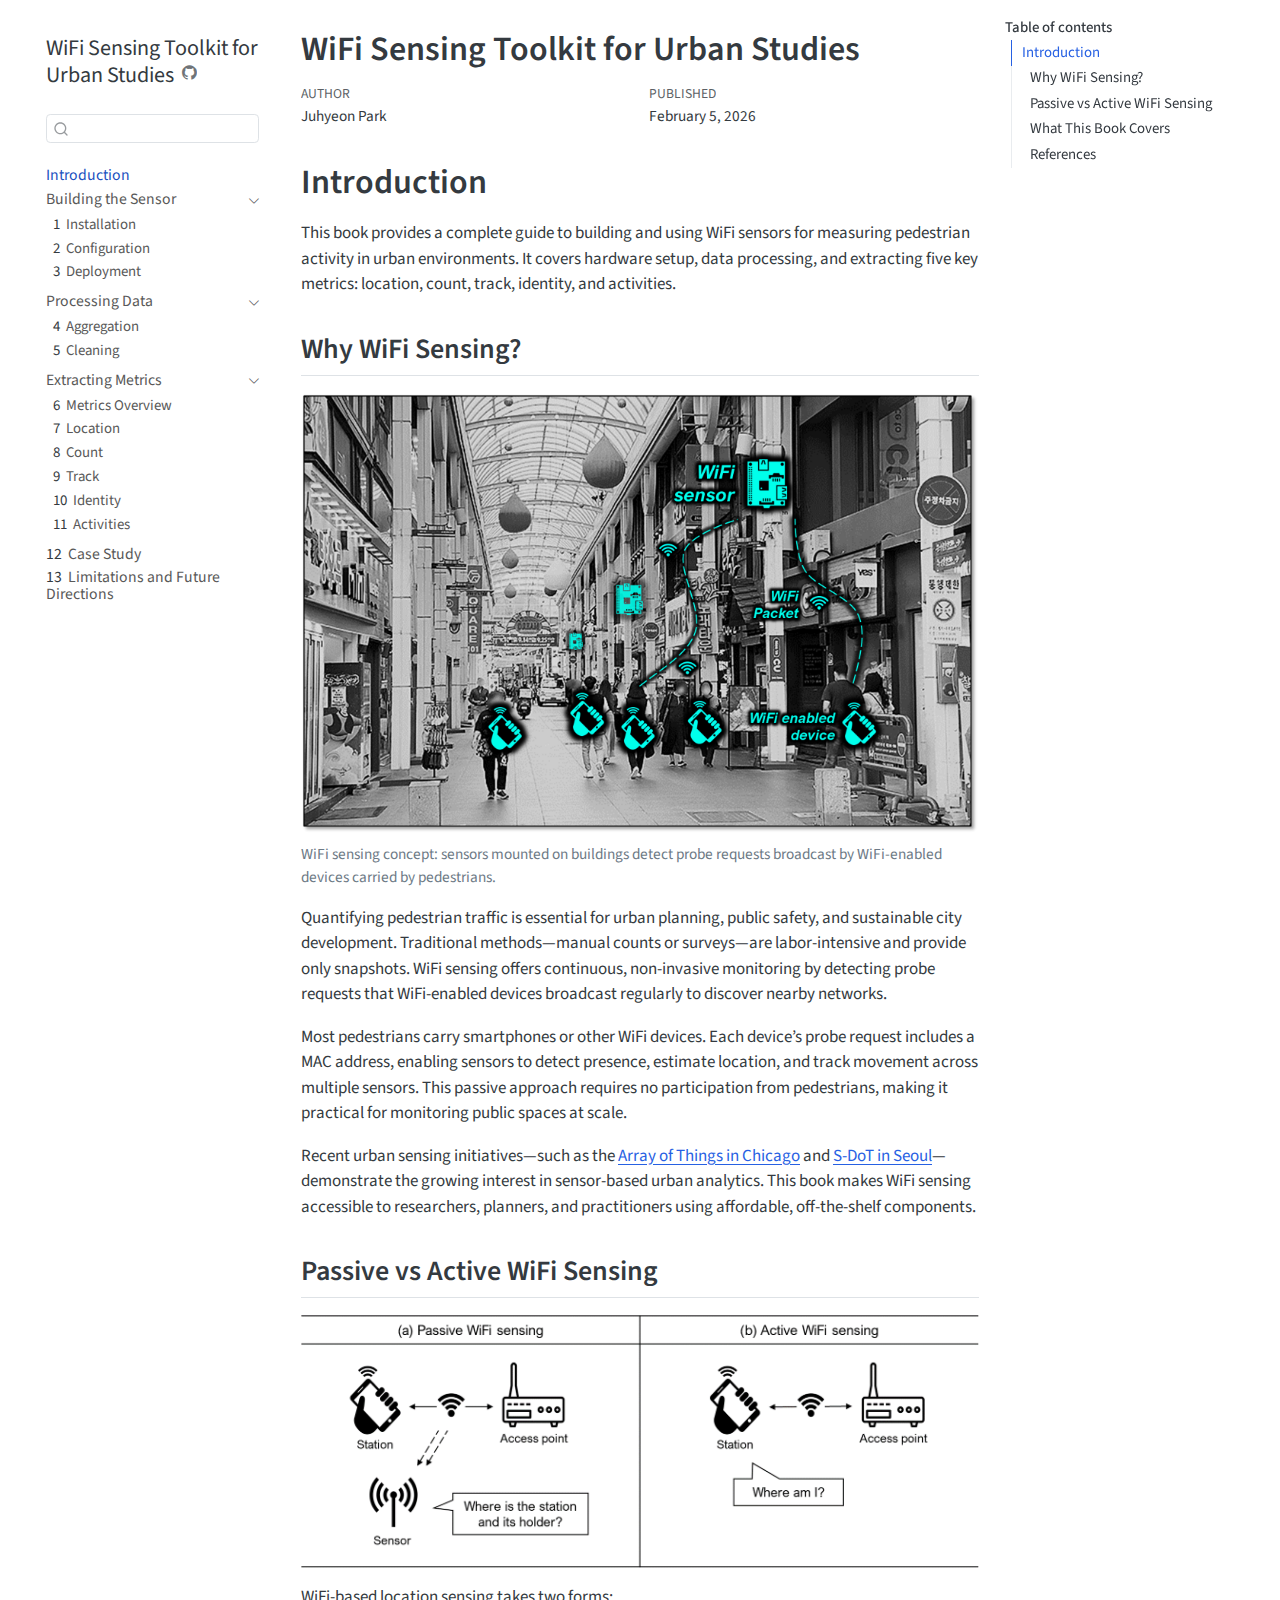
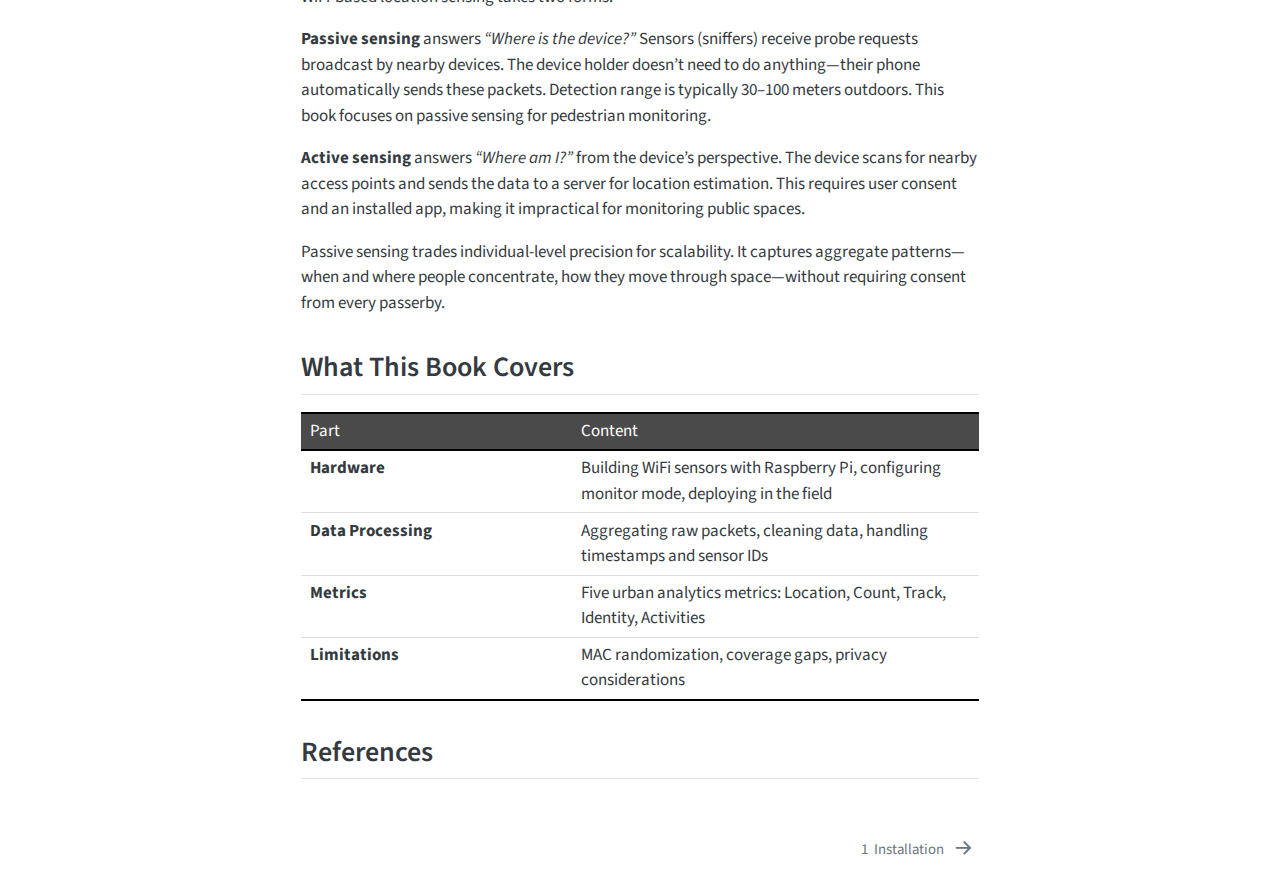
<file: docs/_book/index.html>
<!DOCTYPE html>
<html xmlns="http://www.w3.org/1999/xhtml" lang="en" xml:lang="en"><head>

<meta charset="utf-8">
<meta name="generator" content="quarto-1.9.19">

<meta name="viewport" content="width=device-width, initial-scale=1.0, user-scalable=yes">

<meta name="author" content="Juhyeon Park">
<meta name="dcterms.date" content="2026-02-05">

<title>WiFi Sensing Toolkit for Urban Studies</title>
<style>
/* Default styles provided by pandoc.
** See https://pandoc.org/MANUAL.html#variables-for-html for config info.
*/
code{white-space: pre-wrap;}
span.smallcaps{font-variant: small-caps;}
div.columns{display: flex; gap: min(4vw, 1.5em);}
div.column{flex: auto; overflow-x: auto;}
div.hanging-indent{margin-left: 1.5em; text-indent: -1.5em;}
ul.task-list{list-style: none;}
ul.task-list li input[type="checkbox"] {
  width: 0.8em;
  margin: 0 0.8em 0.2em -1em; /* quarto-specific, see https://github.com/quarto-dev/quarto-cli/issues/4556 */ 
  vertical-align: middle;
}
/* CSS for citations */
div.csl-bib-body { }
div.csl-entry {
  clear: both;
}
.hanging-indent div.csl-entry {
  margin-left:2em;
  text-indent:-2em;
}
div.csl-left-margin {
  min-width:2em;
  float:left;
}
div.csl-right-inline {
  margin-left:2em;
  padding-left:1em;
}
div.csl-indent {
  margin-left: 2em;
}</style>


<script src="site_libs/quarto-nav/quarto-nav.js"></script>
<script src="site_libs/clipboard/clipboard.min.js"></script>
<script src="site_libs/quarto-search/autocomplete.umd.js"></script>
<script src="site_libs/quarto-search/fuse.min.js"></script>
<script src="site_libs/quarto-search/quarto-search.js"></script>
<meta name="quarto:offset" content="./">
<link href="./2-1-installation.html" rel="next">
<script src="site_libs/quarto-html/quarto.js" type="module"></script>
<script src="site_libs/quarto-html/tabsets/tabsets.js" type="module"></script>
<script src="site_libs/quarto-html/axe/axe-check.js" type="module"></script>
<script src="site_libs/quarto-html/popper.min.js"></script>
<script src="site_libs/quarto-html/tippy.umd.min.js"></script>
<script src="site_libs/quarto-html/anchor.min.js"></script>
<link href="site_libs/quarto-html/tippy.css" rel="stylesheet">
<link href="site_libs/quarto-html/quarto-syntax-highlighting-3f61aac59b63c3a2d0e87c59ee7d0662.css" rel="stylesheet" id="quarto-text-highlighting-styles">
<script src="site_libs/bootstrap/bootstrap.min.js"></script>
<link href="site_libs/bootstrap/bootstrap-icons.css" rel="stylesheet">
<link href="site_libs/bootstrap/bootstrap-512f9892508816207213b4ac38e77790.min.css" rel="stylesheet" append-hash="true" id="quarto-bootstrap" data-mode="light">
<script id="quarto-search-options" type="application/json">{
  "location": "sidebar",
  "copy-button": false,
  "collapse-after": 3,
  "panel-placement": "start",
  "type": "textbox",
  "limit": 50,
  "keyboard-shortcut": [
    "f",
    "/",
    "s"
  ],
  "show-item-context": false,
  "language": {
    "search-no-results-text": "No results",
    "search-matching-documents-text": "matching documents",
    "search-copy-link-title": "Copy link to search",
    "search-hide-matches-text": "Hide additional matches",
    "search-more-match-text": "more match in this document",
    "search-more-matches-text": "more matches in this document",
    "search-clear-button-title": "Clear",
    "search-text-placeholder": "",
    "search-detached-cancel-button-title": "Cancel",
    "search-submit-button-title": "Submit",
    "search-label": "Search"
  }
}</script>


<link rel="stylesheet" href="custom.css">
</head>

<body class="nav-sidebar floating quarto-light">

<div id="quarto-search-results"></div>
  <header id="quarto-header" class="headroom fixed-top">
  <nav class="quarto-secondary-nav">
    <div class="container-fluid d-flex">
      <button type="button" class="quarto-btn-toggle btn" data-bs-toggle="collapse" role="button" data-bs-target=".quarto-sidebar-collapse-item" aria-controls="quarto-sidebar" aria-expanded="false" aria-label="Toggle sidebar navigation" onclick="if (window.quartoToggleHeadroom) { window.quartoToggleHeadroom(); }">
        <i class="bi bi-layout-text-sidebar-reverse"></i>
      </button>
        <nav class="quarto-page-breadcrumbs" aria-label="breadcrumb"><ol class="breadcrumb"><li class="breadcrumb-item"><a href="./index.html">Introduction</a></li></ol></nav>
        <a class="flex-grow-1" role="navigation" data-bs-toggle="collapse" data-bs-target=".quarto-sidebar-collapse-item" aria-controls="quarto-sidebar" aria-expanded="false" aria-label="Toggle sidebar navigation" onclick="if (window.quartoToggleHeadroom) { window.quartoToggleHeadroom(); }">      
        </a>
      <button type="button" class="btn quarto-search-button" aria-label="Search" onclick="window.quartoOpenSearch();">
        <i class="bi bi-search"></i>
      </button>
    </div>
  </nav>
</header>
<!-- content -->
<div id="quarto-content" class="quarto-container page-columns page-rows-contents page-layout-article">
<!-- sidebar -->
  <nav id="quarto-sidebar" class="sidebar collapse collapse-horizontal quarto-sidebar-collapse-item sidebar-navigation floating overflow-auto">
    <div class="pt-lg-2 mt-2 text-left sidebar-header">
    <div class="sidebar-title mb-0 py-0">
      <a href="./">WiFi Sensing Toolkit for Urban Studies</a> 
        <div class="sidebar-tools-main">
    <a href="https://github.com/urbanjuhyeon/wifi-sensing-for-urban-studies/" title="Source Code" class="quarto-navigation-tool px-1" aria-label="Source Code"><i class="bi bi-github"></i></a>
</div>
    </div>
      </div>
        <div class="mt-2 flex-shrink-0 align-items-center">
        <div class="sidebar-search">
        <div id="quarto-search" class="" title="Search"></div>
        </div>
        </div>
    <div class="sidebar-menu-container"> 
    <ul class="list-unstyled mt-1">
        <li class="sidebar-item">
  <div class="sidebar-item-container"> 
  <a href="./index.html" class="sidebar-item-text sidebar-link active">
 <span class="menu-text">Introduction</span></a>
  </div>
</li>
        <li class="sidebar-item sidebar-item-section">
      <div class="sidebar-item-container"> 
            <a class="sidebar-item-text sidebar-link text-start" data-bs-toggle="collapse" data-bs-target="#quarto-sidebar-section-1" role="navigation" aria-expanded="true">
 <span class="menu-text">Building the Sensor</span></a>
          <a class="sidebar-item-toggle text-start" data-bs-toggle="collapse" data-bs-target="#quarto-sidebar-section-1" role="navigation" aria-expanded="true" aria-label="Toggle section">
            <i class="bi bi-chevron-right ms-2"></i>
          </a> 
      </div>
      <ul id="quarto-sidebar-section-1" class="collapse list-unstyled sidebar-section depth1 show">  
          <li class="sidebar-item">
  <div class="sidebar-item-container"> 
  <a href="./2-1-installation.html" class="sidebar-item-text sidebar-link">
 <span class="menu-text"><span class="chapter-number">1</span>&nbsp; <span class="chapter-title">Installation</span></span></a>
  </div>
</li>
          <li class="sidebar-item">
  <div class="sidebar-item-container"> 
  <a href="./2-2-configuration.html" class="sidebar-item-text sidebar-link">
 <span class="menu-text"><span class="chapter-number">2</span>&nbsp; <span class="chapter-title">Configuration</span></span></a>
  </div>
</li>
          <li class="sidebar-item">
  <div class="sidebar-item-container"> 
  <a href="./2-3-deployment.html" class="sidebar-item-text sidebar-link">
 <span class="menu-text"><span class="chapter-number">3</span>&nbsp; <span class="chapter-title">Deployment</span></span></a>
  </div>
</li>
      </ul>
  </li>
        <li class="sidebar-item sidebar-item-section">
      <div class="sidebar-item-container"> 
            <a class="sidebar-item-text sidebar-link text-start" data-bs-toggle="collapse" data-bs-target="#quarto-sidebar-section-2" role="navigation" aria-expanded="true">
 <span class="menu-text">Processing Data</span></a>
          <a class="sidebar-item-toggle text-start" data-bs-toggle="collapse" data-bs-target="#quarto-sidebar-section-2" role="navigation" aria-expanded="true" aria-label="Toggle section">
            <i class="bi bi-chevron-right ms-2"></i>
          </a> 
      </div>
      <ul id="quarto-sidebar-section-2" class="collapse list-unstyled sidebar-section depth1 show">  
          <li class="sidebar-item">
  <div class="sidebar-item-container"> 
  <a href="./3-1-aggregation.html" class="sidebar-item-text sidebar-link">
 <span class="menu-text"><span class="chapter-number">4</span>&nbsp; <span class="chapter-title">Aggregation</span></span></a>
  </div>
</li>
          <li class="sidebar-item">
  <div class="sidebar-item-container"> 
  <a href="./3-2-cleaning.html" class="sidebar-item-text sidebar-link">
 <span class="menu-text"><span class="chapter-number">5</span>&nbsp; <span class="chapter-title">Cleaning</span></span></a>
  </div>
</li>
      </ul>
  </li>
        <li class="sidebar-item sidebar-item-section">
      <div class="sidebar-item-container"> 
            <a class="sidebar-item-text sidebar-link text-start" data-bs-toggle="collapse" data-bs-target="#quarto-sidebar-section-3" role="navigation" aria-expanded="true">
 <span class="menu-text">Extracting Metrics</span></a>
          <a class="sidebar-item-toggle text-start" data-bs-toggle="collapse" data-bs-target="#quarto-sidebar-section-3" role="navigation" aria-expanded="true" aria-label="Toggle section">
            <i class="bi bi-chevron-right ms-2"></i>
          </a> 
      </div>
      <ul id="quarto-sidebar-section-3" class="collapse list-unstyled sidebar-section depth1 show">  
          <li class="sidebar-item">
  <div class="sidebar-item-container"> 
  <a href="./4-1-overview.html" class="sidebar-item-text sidebar-link">
 <span class="menu-text"><span class="chapter-number">6</span>&nbsp; <span class="chapter-title">Metrics Overview</span></span></a>
  </div>
</li>
          <li class="sidebar-item">
  <div class="sidebar-item-container"> 
  <a href="./4-2-location.html" class="sidebar-item-text sidebar-link">
 <span class="menu-text"><span class="chapter-number">7</span>&nbsp; <span class="chapter-title">Location</span></span></a>
  </div>
</li>
          <li class="sidebar-item">
  <div class="sidebar-item-container"> 
  <a href="./4-3-count.html" class="sidebar-item-text sidebar-link">
 <span class="menu-text"><span class="chapter-number">8</span>&nbsp; <span class="chapter-title">Count</span></span></a>
  </div>
</li>
          <li class="sidebar-item">
  <div class="sidebar-item-container"> 
  <a href="./4-4-track.html" class="sidebar-item-text sidebar-link">
 <span class="menu-text"><span class="chapter-number">9</span>&nbsp; <span class="chapter-title">Track</span></span></a>
  </div>
</li>
          <li class="sidebar-item">
  <div class="sidebar-item-container"> 
  <a href="./4-5-identity.html" class="sidebar-item-text sidebar-link">
 <span class="menu-text"><span class="chapter-number">10</span>&nbsp; <span class="chapter-title">Identity</span></span></a>
  </div>
</li>
          <li class="sidebar-item">
  <div class="sidebar-item-container"> 
  <a href="./4-6-activities.html" class="sidebar-item-text sidebar-link">
 <span class="menu-text"><span class="chapter-number">11</span>&nbsp; <span class="chapter-title">Activities</span></span></a>
  </div>
</li>
      </ul>
  </li>
        <li class="sidebar-item">
  <div class="sidebar-item-container"> 
  <a href="./5-casestudy.html" class="sidebar-item-text sidebar-link">
 <span class="menu-text"><span class="chapter-number">12</span>&nbsp; <span class="chapter-title">Case Study</span></span></a>
  </div>
</li>
        <li class="sidebar-item">
  <div class="sidebar-item-container"> 
  <a href="./6-conclusion.html" class="sidebar-item-text sidebar-link">
 <span class="menu-text"><span class="chapter-number">13</span>&nbsp; <span class="chapter-title">Limitations and Future Directions</span></span></a>
  </div>
</li>
    </ul>
    </div>
</nav>
<div id="quarto-sidebar-glass" class="quarto-sidebar-collapse-item" data-bs-toggle="collapse" data-bs-target=".quarto-sidebar-collapse-item"></div>
<!-- margin-sidebar -->
    <div id="quarto-margin-sidebar" class="sidebar margin-sidebar">
        <nav id="TOC" role="doc-toc" class="toc-active">
    <h2 id="toc-title">Table of contents</h2>
   
  <ul>
  <li><a href="#introduction" id="toc-introduction" class="nav-link active" data-scroll-target="#introduction">Introduction</a>
  <ul class="collapse">
  <li><a href="#why-wifi-sensing" id="toc-why-wifi-sensing" class="nav-link" data-scroll-target="#why-wifi-sensing">Why WiFi Sensing?</a></li>
  <li><a href="#passive-vs-active-wifi-sensing" id="toc-passive-vs-active-wifi-sensing" class="nav-link" data-scroll-target="#passive-vs-active-wifi-sensing">Passive vs Active WiFi Sensing</a></li>
  <li><a href="#what-this-book-covers" id="toc-what-this-book-covers" class="nav-link" data-scroll-target="#what-this-book-covers">What This Book Covers</a></li>
  <li><a href="#references" id="toc-references" class="nav-link" data-scroll-target="#references">References</a></li>
  </ul></li>
  </ul>
</nav>
    </div>
<!-- main -->
<main class="content" id="quarto-document-content">

<header id="title-block-header" class="quarto-title-block default">
<div class="quarto-title">
<h1 class="title">WiFi Sensing Toolkit for Urban Studies</h1>
</div>



<div class="quarto-title-meta">

    <div>
    <div class="quarto-title-meta-heading">Author</div>
    <div class="quarto-title-meta-contents">
             <p>Juhyeon Park </p>
          </div>
  </div>
    
    <div>
    <div class="quarto-title-meta-heading">Published</div>
    <div class="quarto-title-meta-contents">
      <p class="date">February 5, 2026</p>
    </div>
  </div>
  
    
  </div>
  


</header>


<section id="introduction" class="level1 unnumbered">
<h1 class="unnumbered">Introduction</h1>
<p>This book provides a complete guide to building and using WiFi sensors for measuring pedestrian activity in urban environments. It covers hardware setup, data processing, and extracting five key metrics: location, count, track, identity, and activities.</p>
<section id="why-wifi-sensing" class="level2">
<h2 class="anchored" data-anchor-id="why-wifi-sensing">Why WiFi Sensing?</h2>
<div class="quarto-figure quarto-figure-center">
<figure class="figure">
<p><img src="materials/ch1/wifi-sensing-concept.png" class="img-fluid figure-img"></p>
<figcaption>WiFi sensing concept: sensors mounted on buildings detect probe requests broadcast by WiFi-enabled devices carried by pedestrians.</figcaption>
</figure>
</div>
<p>Quantifying pedestrian traffic is essential for urban planning, public safety, and sustainable city development. Traditional methods—manual counts or surveys—are labor-intensive and provide only snapshots. WiFi sensing offers continuous, non-invasive monitoring by detecting probe requests that WiFi-enabled devices broadcast regularly to discover nearby networks.</p>
<p>Most pedestrians carry smartphones or other WiFi devices. Each device’s probe request includes a MAC address, enabling sensors to detect presence, estimate location, and track movement across multiple sensors. This passive approach requires no participation from pedestrians, making it practical for monitoring public spaces at scale.</p>
<p>Recent urban sensing initiatives—such as the <a href="https://arrayofthings.github.io/">Array of Things in Chicago</a> and <a href="https://github.com/seoul-iotdata/S-DoT_SampleData">S-DoT in Seoul</a>—demonstrate the growing interest in sensor-based urban analytics. This book makes WiFi sensing accessible to researchers, planners, and practitioners using affordable, off-the-shelf components.</p>
</section>
<section id="passive-vs-active-wifi-sensing" class="level2">
<h2 class="anchored" data-anchor-id="passive-vs-active-wifi-sensing">Passive vs Active WiFi Sensing</h2>
<p><img src="materials/ch1/wifi-sensing-types.png" class="img-fluid"></p>
<p>WiFi-based location sensing takes two forms:</p>
<p><strong>Passive sensing</strong> answers <em>“Where is the device?”</em> Sensors (sniffers) receive probe requests broadcast by nearby devices. The device holder doesn’t need to do anything—their phone automatically sends these packets. Detection range is typically 30–100 meters outdoors. This book focuses on passive sensing for pedestrian monitoring.</p>
<p><strong>Active sensing</strong> answers <em>“Where am I?”</em> from the device’s perspective. The device scans for nearby access points and sends the data to a server for location estimation. This requires user consent and an installed app, making it impractical for monitoring public spaces.</p>
<p>Passive sensing trades individual-level precision for scalability. It captures aggregate patterns—when and where people concentrate, how they move through space—without requiring consent from every passerby.</p>
</section>
<section id="what-this-book-covers" class="level2">
<h2 class="anchored" data-anchor-id="what-this-book-covers">What This Book Covers</h2>
<table class="caption-top table">
<colgroup>
<col style="width: 40%">
<col style="width: 60%">
</colgroup>
<thead>
<tr class="header">
<th>Part</th>
<th>Content</th>
</tr>
</thead>
<tbody>
<tr class="odd">
<td><strong>Hardware</strong></td>
<td>Building WiFi sensors with Raspberry Pi, configuring monitor mode, deploying in the field</td>
</tr>
<tr class="even">
<td><strong>Data Processing</strong></td>
<td>Aggregating raw packets, cleaning data, handling timestamps and sensor IDs</td>
</tr>
<tr class="odd">
<td><strong>Metrics</strong></td>
<td>Five urban analytics metrics: Location, Count, Track, Identity, Activities</td>
</tr>
<tr class="even">
<td><strong>Limitations</strong></td>
<td>MAC randomization, coverage gaps, privacy considerations</td>
</tr>
</tbody>
</table>
</section>
<section id="references" class="level2">
<h2 class="anchored" data-anchor-id="references">References</h2>
<div id="refs" role="list" style="display: none">

</div>


</section>
</section>

</main> <!-- /main -->
<script id="quarto-html-after-body" type="application/javascript">
  window.document.addEventListener("DOMContentLoaded", function (event) {
    const icon = "";
    const anchorJS = new window.AnchorJS();
    anchorJS.options = {
      placement: 'right',
      icon: icon
    };
    anchorJS.add('.anchored');
    const isCodeAnnotation = (el) => {
      for (const clz of el.classList) {
        if (clz.startsWith('code-annotation-')) {                     
          return true;
        }
      }
      return false;
    }
    const onCopySuccess = function(e) {
      // button target
      const button = e.trigger;
      // don't keep focus
      button.blur();
      // flash "checked"
      button.classList.add('code-copy-button-checked');
      var currentTitle = button.getAttribute("title");
      button.setAttribute("title", "Copied!");
      let tooltip;
      if (window.bootstrap) {
        button.setAttribute("data-bs-toggle", "tooltip");
        button.setAttribute("data-bs-placement", "left");
        button.setAttribute("data-bs-title", "Copied!");
        tooltip = new bootstrap.Tooltip(button, 
          { trigger: "manual", 
            customClass: "code-copy-button-tooltip",
            offset: [0, -8]});
        tooltip.show();    
      }
      setTimeout(function() {
        if (tooltip) {
          tooltip.hide();
          button.removeAttribute("data-bs-title");
          button.removeAttribute("data-bs-toggle");
          button.removeAttribute("data-bs-placement");
        }
        button.setAttribute("title", currentTitle);
        button.classList.remove('code-copy-button-checked');
      }, 1000);
      // clear code selection
      e.clearSelection();
    }
    const getTextToCopy = function(trigger) {
      const outerScaffold = trigger.parentElement.cloneNode(true);
      const codeEl = outerScaffold.querySelector('code');
      for (const childEl of codeEl.children) {
        if (isCodeAnnotation(childEl)) {
          childEl.remove();
        }
      }
      return codeEl.innerText;
    }
    const clipboard = new window.ClipboardJS('.code-copy-button:not([data-in-quarto-modal])', {
      text: getTextToCopy
    });
    clipboard.on('success', onCopySuccess);
    if (window.document.getElementById('quarto-embedded-source-code-modal')) {
      const clipboardModal = new window.ClipboardJS('.code-copy-button[data-in-quarto-modal]', {
        text: getTextToCopy,
        container: window.document.getElementById('quarto-embedded-source-code-modal')
      });
      clipboardModal.on('success', onCopySuccess);
    }
      var localhostRegex = new RegExp(/^(?:http|https):\/\/localhost\:?[0-9]*\//);
      var mailtoRegex = new RegExp(/^mailto:/);
        var filterRegex = new RegExp("https:\/\/juhyeonpark\.com\/wifi-sensing-for-urban-studies\/");
      var isInternal = (href) => {
          return filterRegex.test(href) || localhostRegex.test(href) || mailtoRegex.test(href);
      }
      // Inspect non-navigation links and adorn them if external
     var links = window.document.querySelectorAll('a[href]:not(.nav-link):not(.navbar-brand):not(.toc-action):not(.sidebar-link):not(.sidebar-item-toggle):not(.pagination-link):not(.no-external):not([aria-hidden]):not(.dropdown-item):not(.quarto-navigation-tool):not(.about-link)');
      for (var i=0; i<links.length; i++) {
        const link = links[i];
        if (!isInternal(link.href)) {
          // undo the damage that might have been done by quarto-nav.js in the case of
          // links that we want to consider external
          if (link.dataset.originalHref !== undefined) {
            link.href = link.dataset.originalHref;
          }
        }
      }
    function tippyHover(el, contentFn, onTriggerFn, onUntriggerFn) {
      const config = {
        allowHTML: true,
        maxWidth: 500,
        delay: 100,
        arrow: false,
        appendTo: function(el) {
            return el.parentElement;
        },
        interactive: true,
        interactiveBorder: 10,
        theme: 'quarto',
        placement: 'bottom-start',
      };
      if (contentFn) {
        config.content = contentFn;
      }
      if (onTriggerFn) {
        config.onTrigger = onTriggerFn;
      }
      if (onUntriggerFn) {
        config.onUntrigger = onUntriggerFn;
      }
      window.tippy(el, config); 
    }
    const noterefs = window.document.querySelectorAll('a[role="doc-noteref"]');
    for (var i=0; i<noterefs.length; i++) {
      const ref = noterefs[i];
      tippyHover(ref, function() {
        // use id or data attribute instead here
        let href = ref.getAttribute('data-footnote-href') || ref.getAttribute('href');
        try { href = new URL(href).hash; } catch {}
        const id = href.replace(/^#\/?/, "");
        const note = window.document.getElementById(id);
        if (note) {
          return note.innerHTML;
        } else {
          return "";
        }
      });
    }
    const xrefs = window.document.querySelectorAll('a.quarto-xref');
    const processXRef = (id, note) => {
      // Strip column container classes
      const stripColumnClz = (el) => {
        el.classList.remove("page-full", "page-columns");
        if (el.children) {
          for (const child of el.children) {
            stripColumnClz(child);
          }
        }
      }
      stripColumnClz(note)
      if (id === null || id.startsWith('sec-')) {
        // Special case sections, only their first couple elements
        const container = document.createElement("div");
        if (note.children && note.children.length > 2) {
          container.appendChild(note.children[0].cloneNode(true));
          for (let i = 1; i < note.children.length; i++) {
            const child = note.children[i];
            if (child.tagName === "P" && child.innerText === "") {
              continue;
            } else {
              container.appendChild(child.cloneNode(true));
              break;
            }
          }
          if (window.Quarto?.typesetMath) {
            window.Quarto.typesetMath(container);
          }
          return container.innerHTML
        } else {
          if (window.Quarto?.typesetMath) {
            window.Quarto.typesetMath(note);
          }
          return note.innerHTML;
        }
      } else {
        // Remove any anchor links if they are present
        const anchorLink = note.querySelector('a.anchorjs-link');
        if (anchorLink) {
          anchorLink.remove();
        }
        if (window.Quarto?.typesetMath) {
          window.Quarto.typesetMath(note);
        }
        if (note.classList.contains("callout")) {
          return note.outerHTML;
        } else {
          return note.innerHTML;
        }
      }
    }
    for (var i=0; i<xrefs.length; i++) {
      const xref = xrefs[i];
      tippyHover(xref, undefined, function(instance) {
        instance.disable();
        let url = xref.getAttribute('href');
        let hash = undefined; 
        if (url.startsWith('#')) {
          hash = url;
        } else {
          try { hash = new URL(url).hash; } catch {}
        }
        if (hash) {
          const id = hash.replace(/^#\/?/, "");
          const note = window.document.getElementById(id);
          if (note !== null) {
            try {
              const html = processXRef(id, note.cloneNode(true));
              instance.setContent(html);
            } finally {
              instance.enable();
              instance.show();
            }
          } else {
            // See if we can fetch this
            fetch(url.split('#')[0])
            .then(res => res.text())
            .then(html => {
              const parser = new DOMParser();
              const htmlDoc = parser.parseFromString(html, "text/html");
              const note = htmlDoc.getElementById(id);
              if (note !== null) {
                const html = processXRef(id, note);
                instance.setContent(html);
              } 
            }).finally(() => {
              instance.enable();
              instance.show();
            });
          }
        } else {
          // See if we can fetch a full url (with no hash to target)
          // This is a special case and we should probably do some content thinning / targeting
          fetch(url)
          .then(res => res.text())
          .then(html => {
            const parser = new DOMParser();
            const htmlDoc = parser.parseFromString(html, "text/html");
            const note = htmlDoc.querySelector('main.content');
            if (note !== null) {
              // This should only happen for chapter cross references
              // (since there is no id in the URL)
              // remove the first header
              if (note.children.length > 0 && note.children[0].tagName === "HEADER") {
                note.children[0].remove();
              }
              const html = processXRef(null, note);
              instance.setContent(html);
            } 
          }).finally(() => {
            instance.enable();
            instance.show();
          });
        }
      }, function(instance) {
      });
    }
        let selectedAnnoteEl;
        const selectorForAnnotation = ( cell, annotation) => {
          let cellAttr = 'data-code-cell="' + cell + '"';
          let lineAttr = 'data-code-annotation="' +  annotation + '"';
          const selector = 'span[' + cellAttr + '][' + lineAttr + ']';
          return selector;
        }
        const selectCodeLines = (annoteEl) => {
          const doc = window.document;
          const targetCell = annoteEl.getAttribute("data-target-cell");
          const targetAnnotation = annoteEl.getAttribute("data-target-annotation");
          const annoteSpan = window.document.querySelector(selectorForAnnotation(targetCell, targetAnnotation));
          const lines = annoteSpan.getAttribute("data-code-lines").split(",");
          const lineIds = lines.map((line) => {
            return targetCell + "-" + line;
          })
          let top = null;
          let height = null;
          let parent = null;
          if (lineIds.length > 0) {
              //compute the position of the single el (top and bottom and make a div)
              const el = window.document.getElementById(lineIds[0]);
              top = el.offsetTop;
              height = el.offsetHeight;
              parent = el.parentElement.parentElement;
            if (lineIds.length > 1) {
              const lastEl = window.document.getElementById(lineIds[lineIds.length - 1]);
              const bottom = lastEl.offsetTop + lastEl.offsetHeight;
              height = bottom - top;
            }
            if (top !== null && height !== null && parent !== null) {
              // cook up a div (if necessary) and position it 
              let div = window.document.getElementById("code-annotation-line-highlight");
              if (div === null) {
                div = window.document.createElement("div");
                div.setAttribute("id", "code-annotation-line-highlight");
                div.style.position = 'absolute';
                parent.appendChild(div);
              }
              div.style.top = top - 2 + "px";
              div.style.height = height + 4 + "px";
              div.style.left = 0;
              let gutterDiv = window.document.getElementById("code-annotation-line-highlight-gutter");
              if (gutterDiv === null) {
                gutterDiv = window.document.createElement("div");
                gutterDiv.setAttribute("id", "code-annotation-line-highlight-gutter");
                gutterDiv.style.position = 'absolute';
                const codeCell = window.document.getElementById(targetCell);
                const gutter = codeCell.querySelector('.code-annotation-gutter');
                gutter.appendChild(gutterDiv);
              }
              gutterDiv.style.top = top - 2 + "px";
              gutterDiv.style.height = height + 4 + "px";
            }
            selectedAnnoteEl = annoteEl;
          }
        };
        const unselectCodeLines = () => {
          const elementsIds = ["code-annotation-line-highlight", "code-annotation-line-highlight-gutter"];
          elementsIds.forEach((elId) => {
            const div = window.document.getElementById(elId);
            if (div) {
              div.remove();
            }
          });
          selectedAnnoteEl = undefined;
        };
          // Handle positioning of the toggle
      window.addEventListener(
        "resize",
        throttle(() => {
          elRect = undefined;
          if (selectedAnnoteEl) {
            selectCodeLines(selectedAnnoteEl);
          }
        }, 10)
      );
      function throttle(fn, ms) {
      let throttle = false;
      let timer;
        return (...args) => {
          if(!throttle) { // first call gets through
              fn.apply(this, args);
              throttle = true;
          } else { // all the others get throttled
              if(timer) clearTimeout(timer); // cancel #2
              timer = setTimeout(() => {
                fn.apply(this, args);
                timer = throttle = false;
              }, ms);
          }
        };
      }
        // Attach click handler to the DT
        const annoteDls = window.document.querySelectorAll('dt[data-target-cell]');
        for (const annoteDlNode of annoteDls) {
          annoteDlNode.addEventListener('click', (event) => {
            const clickedEl = event.target;
            if (clickedEl !== selectedAnnoteEl) {
              unselectCodeLines();
              const activeEl = window.document.querySelector('dt[data-target-cell].code-annotation-active');
              if (activeEl) {
                activeEl.classList.remove('code-annotation-active');
              }
              selectCodeLines(clickedEl);
              clickedEl.classList.add('code-annotation-active');
            } else {
              // Unselect the line
              unselectCodeLines();
              clickedEl.classList.remove('code-annotation-active');
            }
          });
        }
    const findCites = (el) => {
      const parentEl = el.parentElement;
      if (parentEl) {
        const cites = parentEl.dataset.cites;
        if (cites) {
          return {
            el,
            cites: cites.split(' ')
          };
        } else {
          return findCites(el.parentElement)
        }
      } else {
        return undefined;
      }
    };
    var bibliorefs = window.document.querySelectorAll('a[role="doc-biblioref"]');
    for (var i=0; i<bibliorefs.length; i++) {
      const ref = bibliorefs[i];
      const citeInfo = findCites(ref);
      if (citeInfo) {
        tippyHover(citeInfo.el, function() {
          var popup = window.document.createElement('div');
          citeInfo.cites.forEach(function(cite) {
            var citeDiv = window.document.createElement('div');
            citeDiv.classList.add('hanging-indent');
            citeDiv.classList.add('csl-entry');
            var biblioDiv = window.document.getElementById('ref-' + cite);
            if (biblioDiv) {
              citeDiv.innerHTML = biblioDiv.innerHTML;
            }
            popup.appendChild(citeDiv);
          });
          return popup.innerHTML;
        });
      }
    }
  });
  </script>
<nav class="page-navigation">
  <div class="nav-page nav-page-previous">
  </div>
  <div class="nav-page nav-page-next">
      <a href="./2-1-installation.html" class="pagination-link" aria-label="Installation">
        <span class="nav-page-text"><span class="chapter-number">1</span>&nbsp; <span class="chapter-title">Installation</span></span> <i class="bi bi-arrow-right-short"></i>
      </a>
  </div>
</nav>
</div> <!-- /content -->




</body></html>
</file>
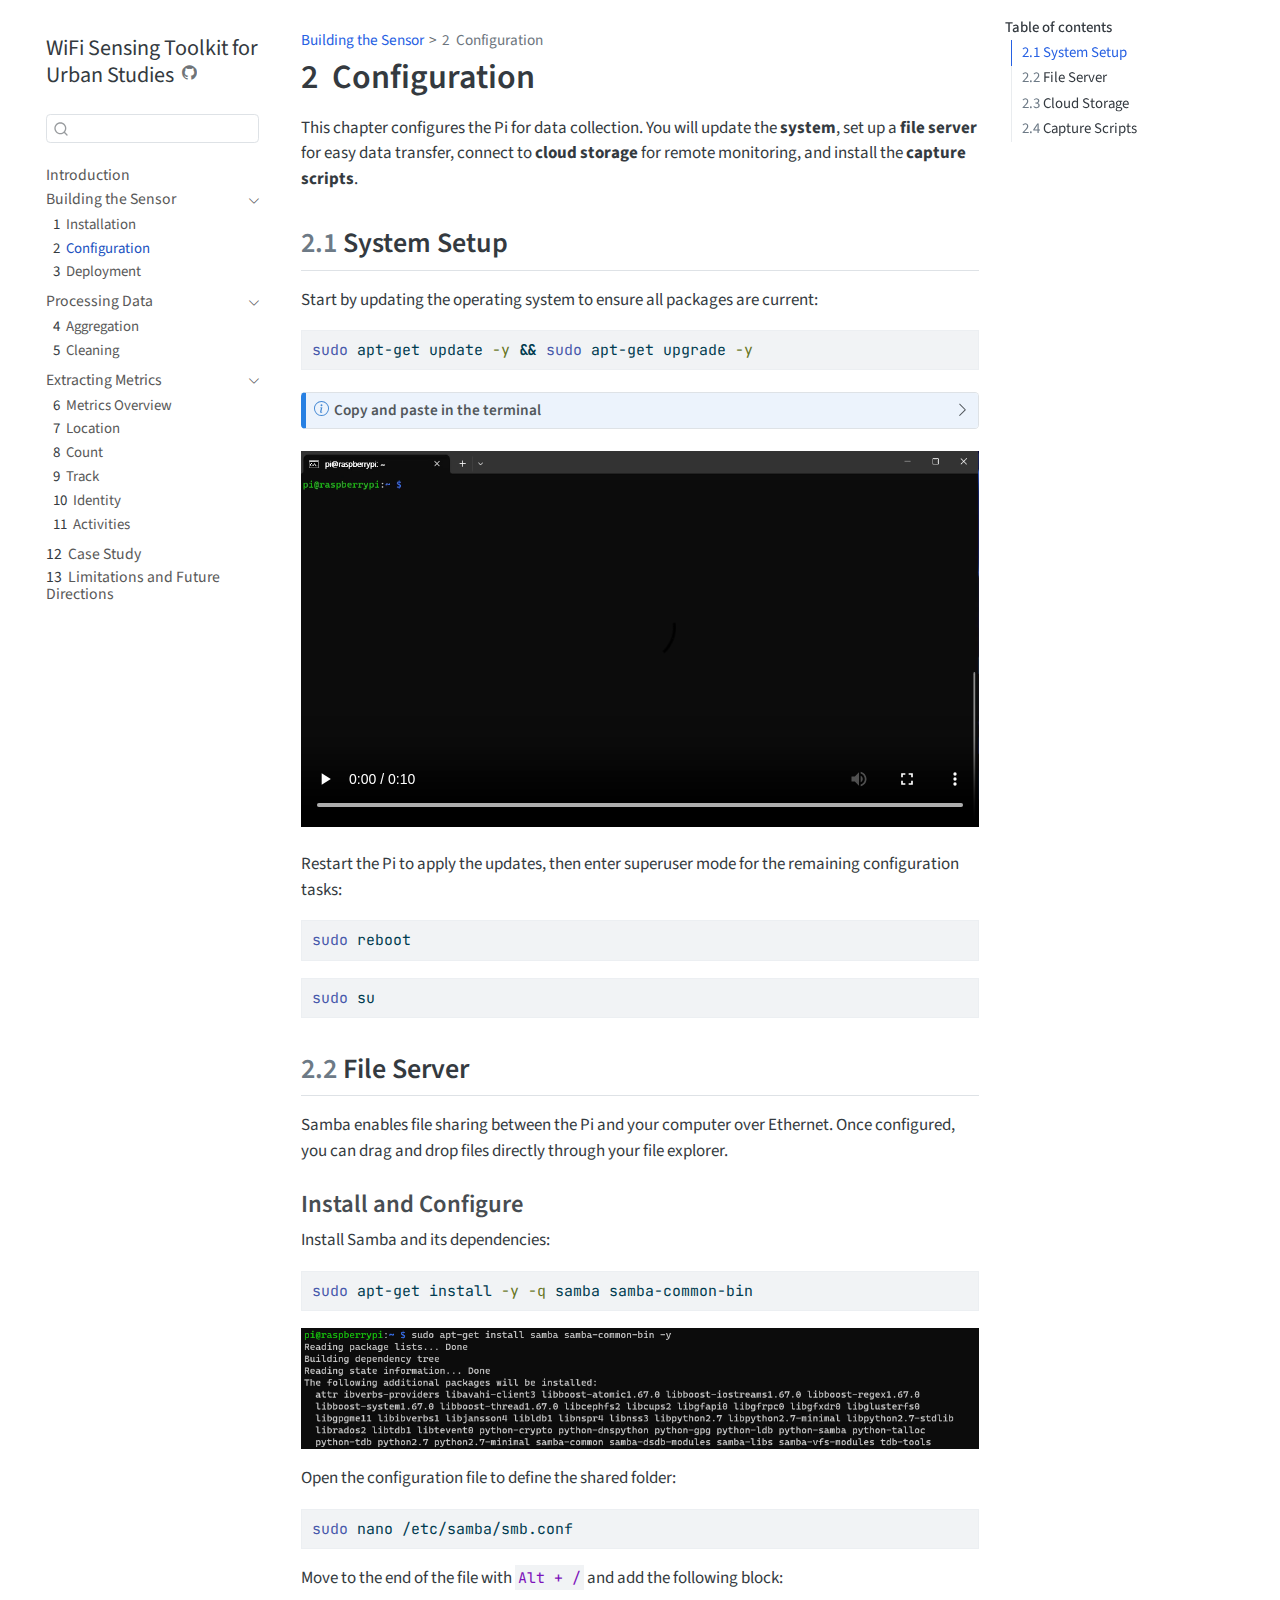
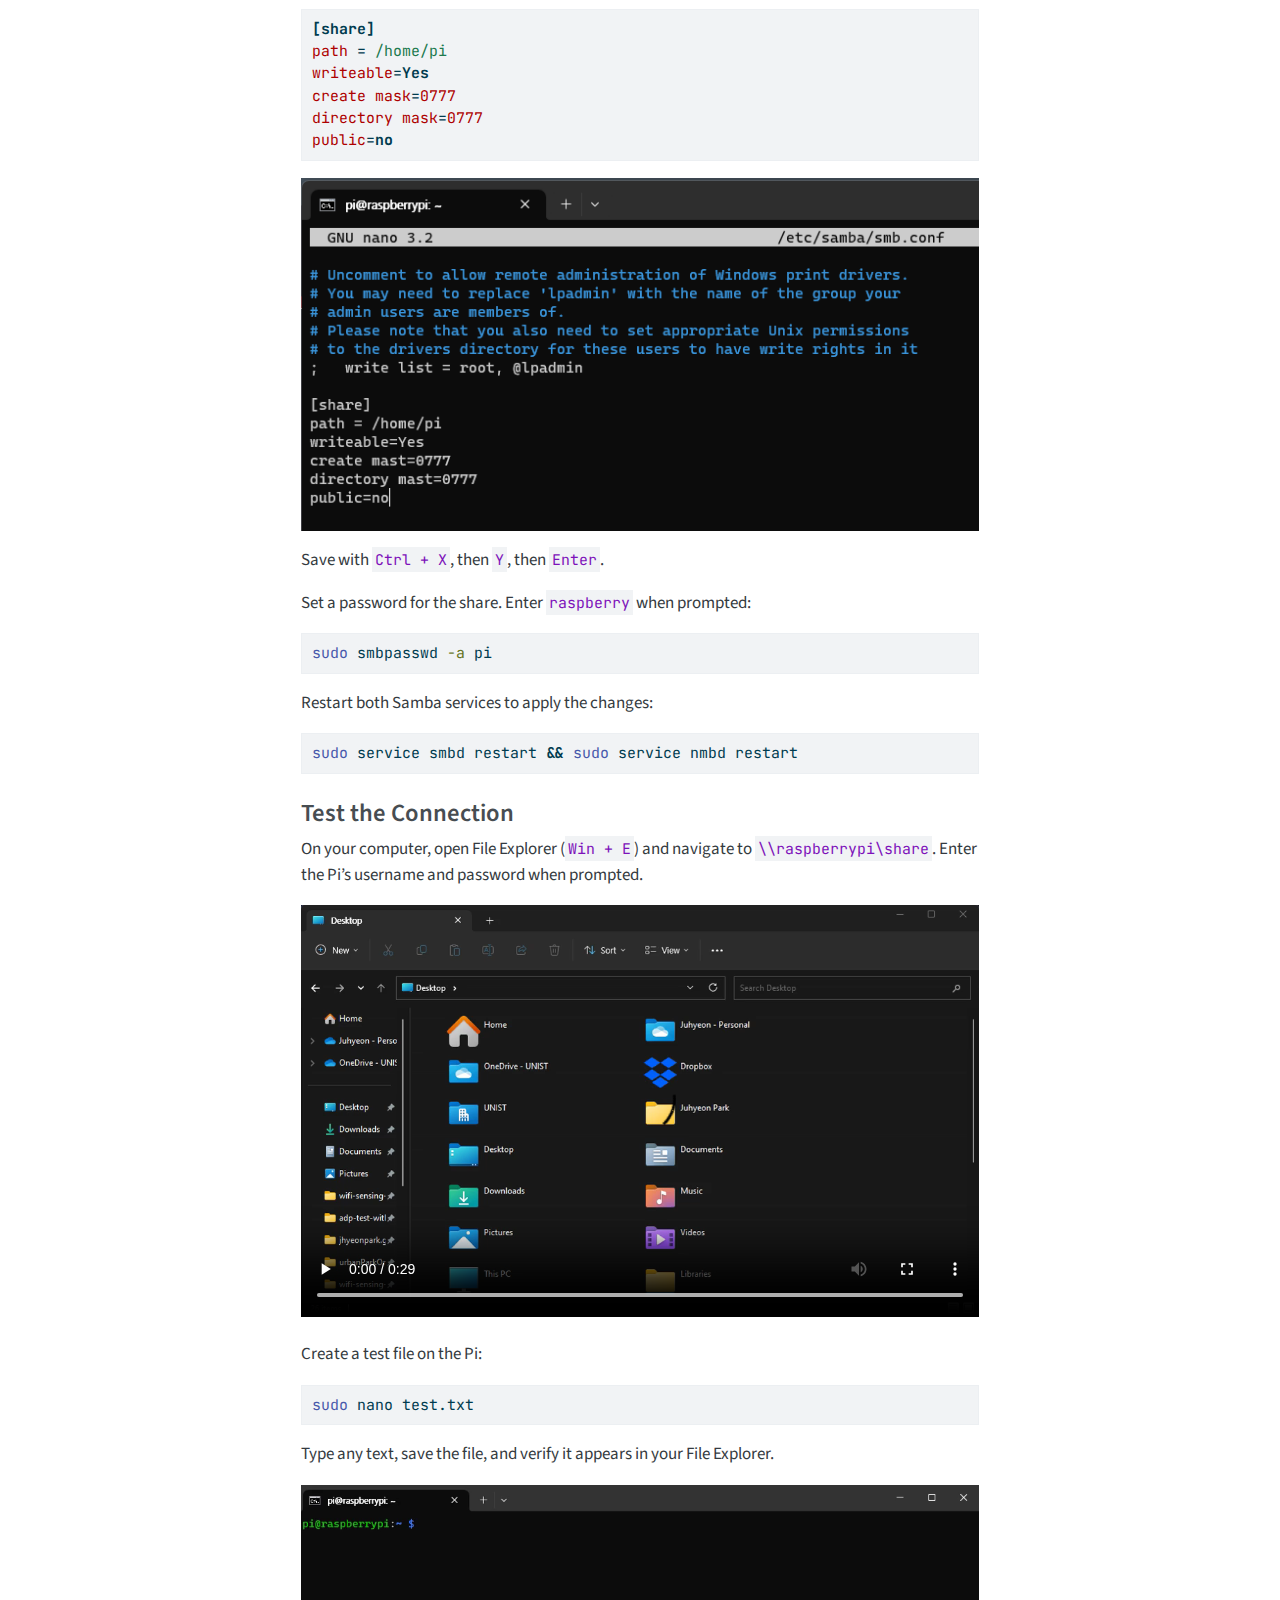
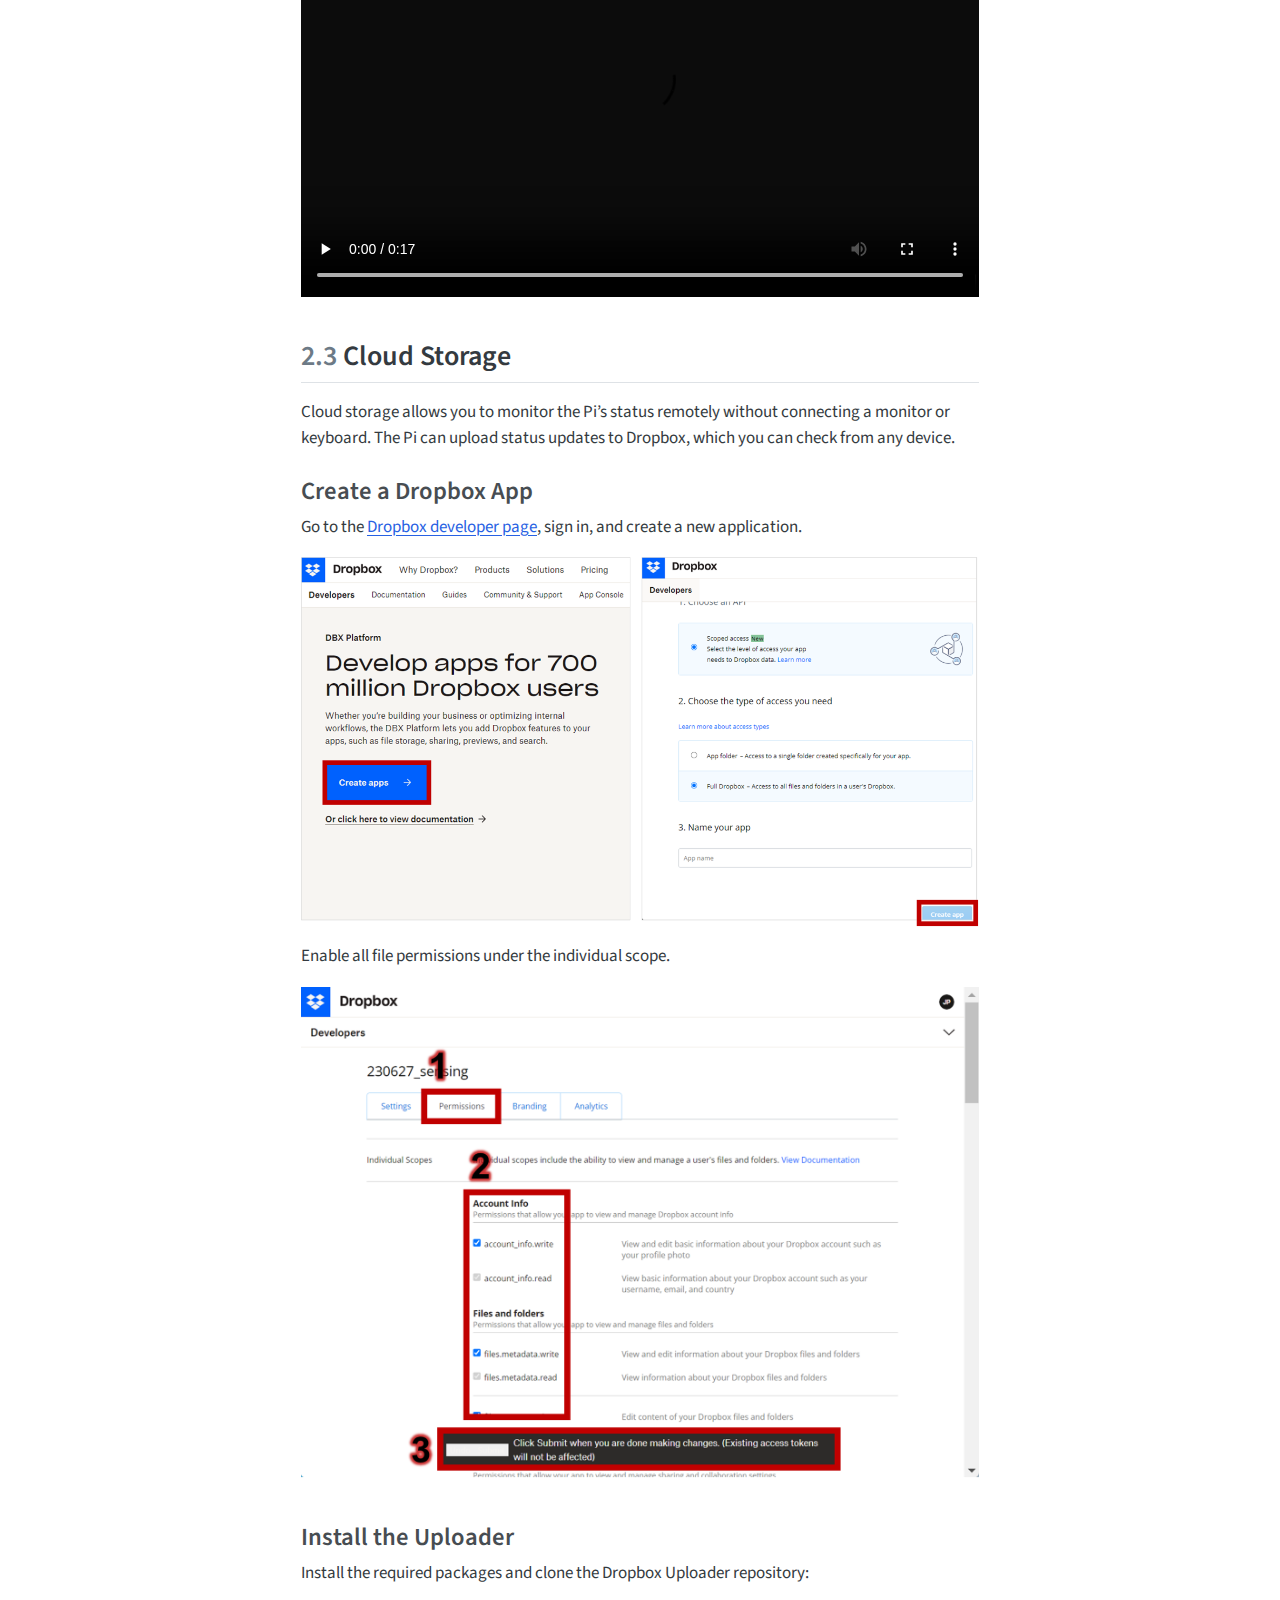
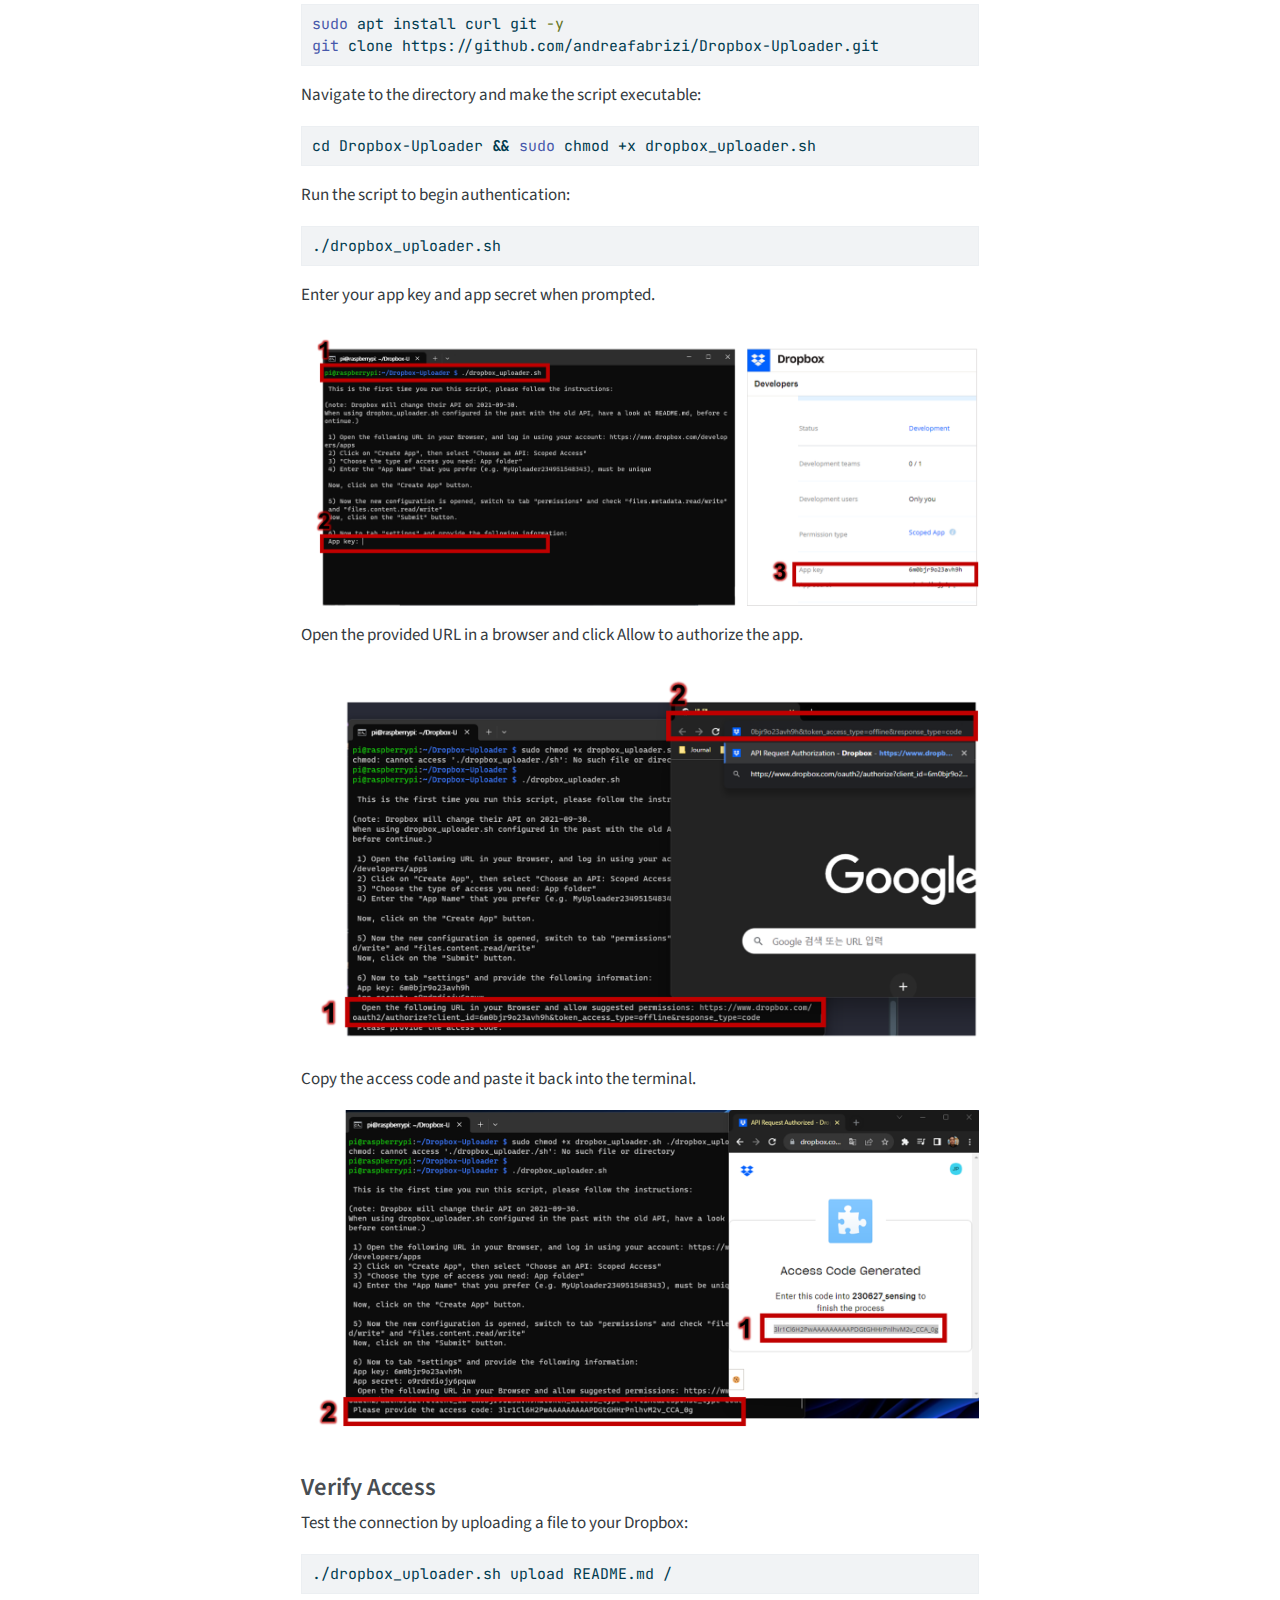
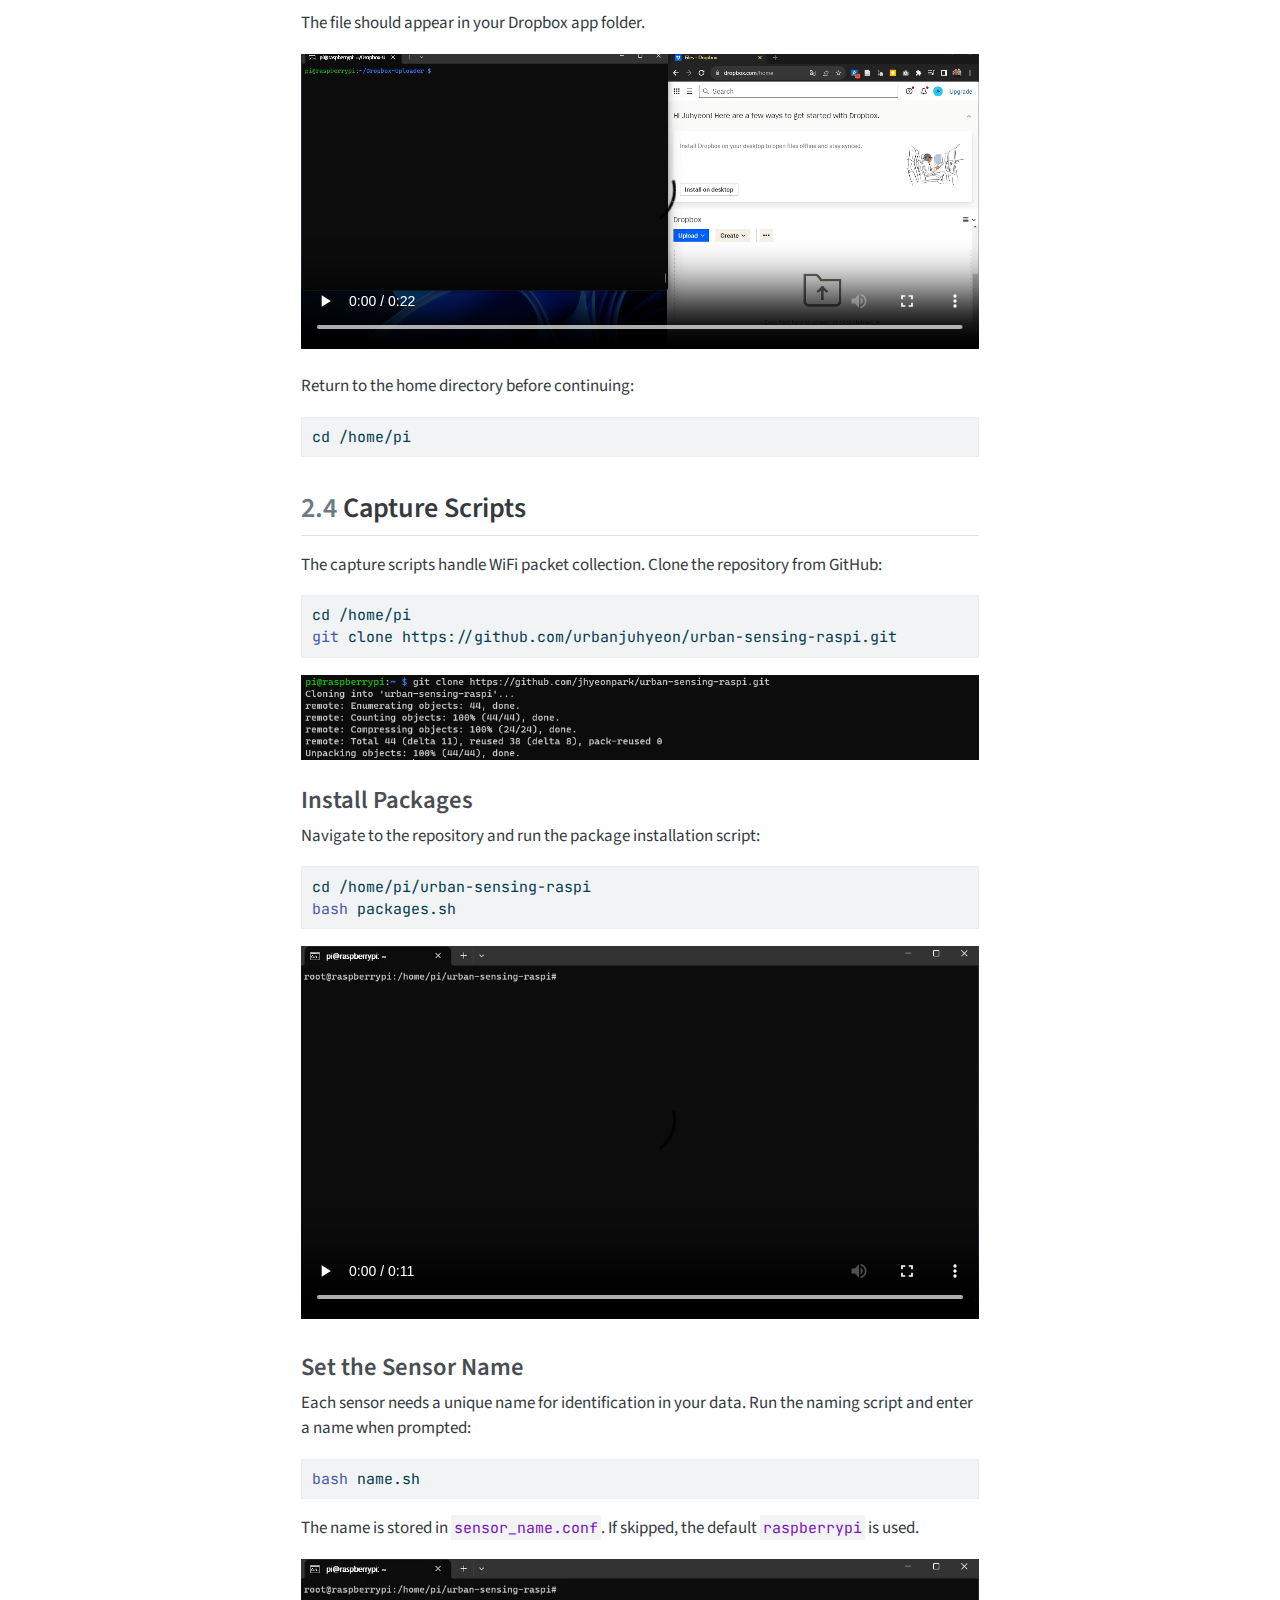
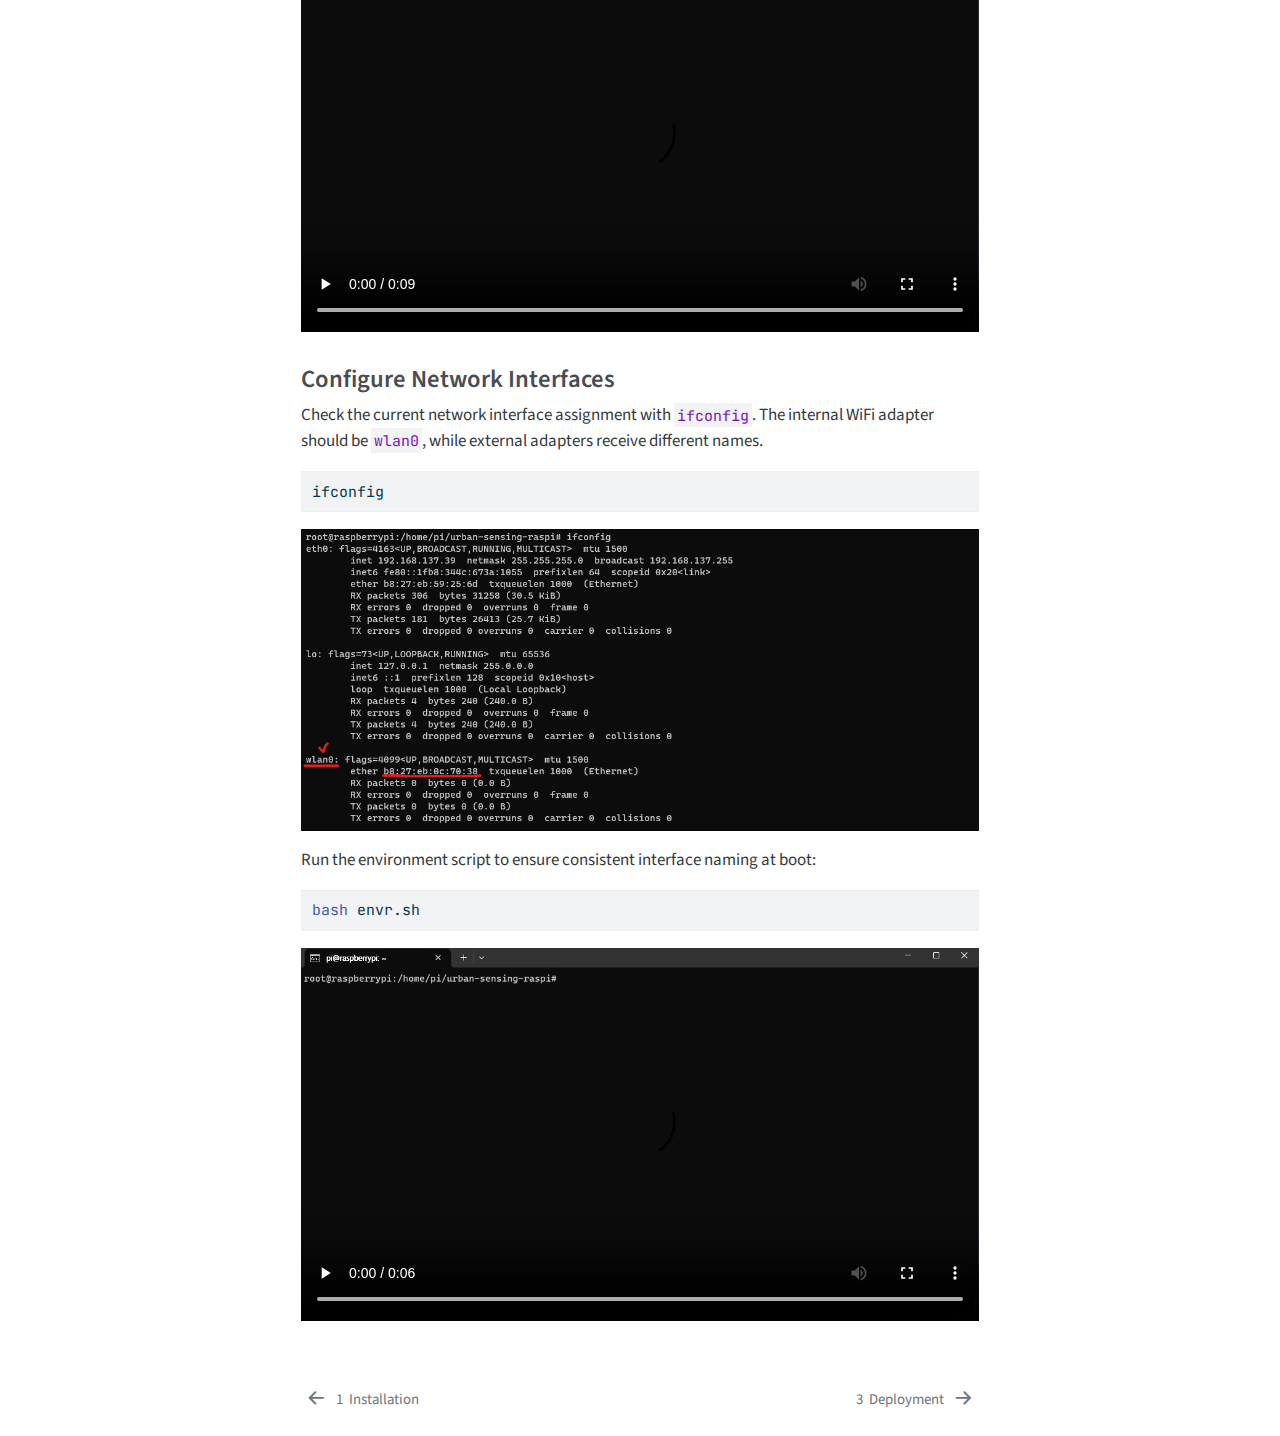
<file: docs/_book/2-2-configuration.html>
<!DOCTYPE html>
<html xmlns="http://www.w3.org/1999/xhtml" lang="en" xml:lang="en"><head>

<meta charset="utf-8">
<meta name="generator" content="quarto-1.9.19">

<meta name="viewport" content="width=device-width, initial-scale=1.0, user-scalable=yes">


<title>2&nbsp; Configuration – WiFi Sensing Toolkit for Urban Studies</title>
<style>
/* Default styles provided by pandoc.
** See https://pandoc.org/MANUAL.html#variables-for-html for config info.
*/
code{white-space: pre-wrap;}
span.smallcaps{font-variant: small-caps;}
div.columns{display: flex; gap: min(4vw, 1.5em);}
div.column{flex: auto; overflow-x: auto;}
div.hanging-indent{margin-left: 1.5em; text-indent: -1.5em;}
ul.task-list{list-style: none;}
ul.task-list li input[type="checkbox"] {
  width: 0.8em;
  margin: 0 0.8em 0.2em -1em; /* quarto-specific, see https://github.com/quarto-dev/quarto-cli/issues/4556 */ 
  vertical-align: middle;
}
/* CSS for syntax highlighting */
html { -webkit-text-size-adjust: 100%; }
pre > code.sourceCode { white-space: pre; position: relative; }
pre > code.sourceCode > span { display: inline-block; line-height: 1.25; }
pre > code.sourceCode > span:empty { height: 1.2em; }
.sourceCode { overflow: visible; }
code.sourceCode > span { color: inherit; text-decoration: inherit; }
div.sourceCode { margin: 1em 0; }
pre.sourceCode { margin: 0; }
@media screen {
div.sourceCode { overflow: auto; }
}
@media print {
pre > code.sourceCode { white-space: pre-wrap; }
pre > code.sourceCode > span { text-indent: -5em; padding-left: 5em; }
}
pre.numberSource code
  { counter-reset: source-line 0; }
pre.numberSource code > span
  { position: relative; left: -4em; counter-increment: source-line; }
pre.numberSource code > span > a:first-child::before
  { content: counter(source-line);
    position: relative; left: -1em; text-align: right; vertical-align: baseline;
    border: none; display: inline-block;
    -webkit-touch-callout: none; -webkit-user-select: none;
    -khtml-user-select: none; -moz-user-select: none;
    -ms-user-select: none; user-select: none;
    padding: 0 4px; width: 4em;
  }
pre.numberSource { margin-left: 3em;  padding-left: 4px; }
div.sourceCode
  {   }
@media screen {
pre > code.sourceCode > span > a:first-child::before { text-decoration: underline; }
}
</style>


<script src="site_libs/quarto-nav/quarto-nav.js"></script>
<script src="site_libs/clipboard/clipboard.min.js"></script>
<script src="site_libs/quarto-search/autocomplete.umd.js"></script>
<script src="site_libs/quarto-search/fuse.min.js"></script>
<script src="site_libs/quarto-search/quarto-search.js"></script>
<meta name="quarto:offset" content="./">
<link href="./2-3-deployment.html" rel="next">
<link href="./2-1-installation.html" rel="prev">
<script src="site_libs/quarto-html/quarto.js" type="module"></script>
<script src="site_libs/quarto-html/tabsets/tabsets.js" type="module"></script>
<script src="site_libs/quarto-html/axe/axe-check.js" type="module"></script>
<script src="site_libs/quarto-html/popper.min.js"></script>
<script src="site_libs/quarto-html/tippy.umd.min.js"></script>
<script src="site_libs/quarto-html/anchor.min.js"></script>
<link href="site_libs/quarto-html/tippy.css" rel="stylesheet">
<link href="site_libs/quarto-html/quarto-syntax-highlighting-3f61aac59b63c3a2d0e87c59ee7d0662.css" rel="stylesheet" id="quarto-text-highlighting-styles">
<script src="site_libs/bootstrap/bootstrap.min.js"></script>
<link href="site_libs/bootstrap/bootstrap-icons.css" rel="stylesheet">
<link href="site_libs/bootstrap/bootstrap-512f9892508816207213b4ac38e77790.min.css" rel="stylesheet" append-hash="true" id="quarto-bootstrap" data-mode="light">
<script id="quarto-search-options" type="application/json">{
  "location": "sidebar",
  "copy-button": false,
  "collapse-after": 3,
  "panel-placement": "start",
  "type": "textbox",
  "limit": 50,
  "keyboard-shortcut": [
    "f",
    "/",
    "s"
  ],
  "show-item-context": false,
  "language": {
    "search-no-results-text": "No results",
    "search-matching-documents-text": "matching documents",
    "search-copy-link-title": "Copy link to search",
    "search-hide-matches-text": "Hide additional matches",
    "search-more-match-text": "more match in this document",
    "search-more-matches-text": "more matches in this document",
    "search-clear-button-title": "Clear",
    "search-text-placeholder": "",
    "search-detached-cancel-button-title": "Cancel",
    "search-submit-button-title": "Submit",
    "search-label": "Search"
  }
}</script>


<link rel="stylesheet" href="custom.css">
</head>

<body class="nav-sidebar floating quarto-light">

<div id="quarto-search-results"></div>
  <header id="quarto-header" class="headroom fixed-top">
  <nav class="quarto-secondary-nav">
    <div class="container-fluid d-flex">
      <button type="button" class="quarto-btn-toggle btn" data-bs-toggle="collapse" role="button" data-bs-target=".quarto-sidebar-collapse-item" aria-controls="quarto-sidebar" aria-expanded="false" aria-label="Toggle sidebar navigation" onclick="if (window.quartoToggleHeadroom) { window.quartoToggleHeadroom(); }">
        <i class="bi bi-layout-text-sidebar-reverse"></i>
      </button>
        <nav class="quarto-page-breadcrumbs" aria-label="breadcrumb"><ol class="breadcrumb"><li class="breadcrumb-item"><a href="./2-1-installation.html">Building the Sensor</a></li><li class="breadcrumb-item"><a href="./2-2-configuration.html"><span class="chapter-number">2</span>&nbsp; <span class="chapter-title">Configuration</span></a></li></ol></nav>
        <a class="flex-grow-1" role="navigation" data-bs-toggle="collapse" data-bs-target=".quarto-sidebar-collapse-item" aria-controls="quarto-sidebar" aria-expanded="false" aria-label="Toggle sidebar navigation" onclick="if (window.quartoToggleHeadroom) { window.quartoToggleHeadroom(); }">      
        </a>
      <button type="button" class="btn quarto-search-button" aria-label="Search" onclick="window.quartoOpenSearch();">
        <i class="bi bi-search"></i>
      </button>
    </div>
  </nav>
</header>
<!-- content -->
<div id="quarto-content" class="quarto-container page-columns page-rows-contents page-layout-article">
<!-- sidebar -->
  <nav id="quarto-sidebar" class="sidebar collapse collapse-horizontal quarto-sidebar-collapse-item sidebar-navigation floating overflow-auto">
    <div class="pt-lg-2 mt-2 text-left sidebar-header">
    <div class="sidebar-title mb-0 py-0">
      <a href="./">WiFi Sensing Toolkit for Urban Studies</a> 
        <div class="sidebar-tools-main">
    <a href="https://github.com/urbanjuhyeon/wifi-sensing-for-urban-studies/" title="Source Code" class="quarto-navigation-tool px-1" aria-label="Source Code"><i class="bi bi-github"></i></a>
</div>
    </div>
      </div>
        <div class="mt-2 flex-shrink-0 align-items-center">
        <div class="sidebar-search">
        <div id="quarto-search" class="" title="Search"></div>
        </div>
        </div>
    <div class="sidebar-menu-container"> 
    <ul class="list-unstyled mt-1">
        <li class="sidebar-item">
  <div class="sidebar-item-container"> 
  <a href="./index.html" class="sidebar-item-text sidebar-link">
 <span class="menu-text">Introduction</span></a>
  </div>
</li>
        <li class="sidebar-item sidebar-item-section">
      <div class="sidebar-item-container"> 
            <a class="sidebar-item-text sidebar-link text-start" data-bs-toggle="collapse" data-bs-target="#quarto-sidebar-section-1" role="navigation" aria-expanded="true">
 <span class="menu-text">Building the Sensor</span></a>
          <a class="sidebar-item-toggle text-start" data-bs-toggle="collapse" data-bs-target="#quarto-sidebar-section-1" role="navigation" aria-expanded="true" aria-label="Toggle section">
            <i class="bi bi-chevron-right ms-2"></i>
          </a> 
      </div>
      <ul id="quarto-sidebar-section-1" class="collapse list-unstyled sidebar-section depth1 show">  
          <li class="sidebar-item">
  <div class="sidebar-item-container"> 
  <a href="./2-1-installation.html" class="sidebar-item-text sidebar-link">
 <span class="menu-text"><span class="chapter-number">1</span>&nbsp; <span class="chapter-title">Installation</span></span></a>
  </div>
</li>
          <li class="sidebar-item">
  <div class="sidebar-item-container"> 
  <a href="./2-2-configuration.html" class="sidebar-item-text sidebar-link active">
 <span class="menu-text"><span class="chapter-number">2</span>&nbsp; <span class="chapter-title">Configuration</span></span></a>
  </div>
</li>
          <li class="sidebar-item">
  <div class="sidebar-item-container"> 
  <a href="./2-3-deployment.html" class="sidebar-item-text sidebar-link">
 <span class="menu-text"><span class="chapter-number">3</span>&nbsp; <span class="chapter-title">Deployment</span></span></a>
  </div>
</li>
      </ul>
  </li>
        <li class="sidebar-item sidebar-item-section">
      <div class="sidebar-item-container"> 
            <a class="sidebar-item-text sidebar-link text-start" data-bs-toggle="collapse" data-bs-target="#quarto-sidebar-section-2" role="navigation" aria-expanded="true">
 <span class="menu-text">Processing Data</span></a>
          <a class="sidebar-item-toggle text-start" data-bs-toggle="collapse" data-bs-target="#quarto-sidebar-section-2" role="navigation" aria-expanded="true" aria-label="Toggle section">
            <i class="bi bi-chevron-right ms-2"></i>
          </a> 
      </div>
      <ul id="quarto-sidebar-section-2" class="collapse list-unstyled sidebar-section depth1 show">  
          <li class="sidebar-item">
  <div class="sidebar-item-container"> 
  <a href="./3-1-aggregation.html" class="sidebar-item-text sidebar-link">
 <span class="menu-text"><span class="chapter-number">4</span>&nbsp; <span class="chapter-title">Aggregation</span></span></a>
  </div>
</li>
          <li class="sidebar-item">
  <div class="sidebar-item-container"> 
  <a href="./3-2-cleaning.html" class="sidebar-item-text sidebar-link">
 <span class="menu-text"><span class="chapter-number">5</span>&nbsp; <span class="chapter-title">Cleaning</span></span></a>
  </div>
</li>
      </ul>
  </li>
        <li class="sidebar-item sidebar-item-section">
      <div class="sidebar-item-container"> 
            <a class="sidebar-item-text sidebar-link text-start" data-bs-toggle="collapse" data-bs-target="#quarto-sidebar-section-3" role="navigation" aria-expanded="true">
 <span class="menu-text">Extracting Metrics</span></a>
          <a class="sidebar-item-toggle text-start" data-bs-toggle="collapse" data-bs-target="#quarto-sidebar-section-3" role="navigation" aria-expanded="true" aria-label="Toggle section">
            <i class="bi bi-chevron-right ms-2"></i>
          </a> 
      </div>
      <ul id="quarto-sidebar-section-3" class="collapse list-unstyled sidebar-section depth1 show">  
          <li class="sidebar-item">
  <div class="sidebar-item-container"> 
  <a href="./4-1-overview.html" class="sidebar-item-text sidebar-link">
 <span class="menu-text"><span class="chapter-number">6</span>&nbsp; <span class="chapter-title">Metrics Overview</span></span></a>
  </div>
</li>
          <li class="sidebar-item">
  <div class="sidebar-item-container"> 
  <a href="./4-2-location.html" class="sidebar-item-text sidebar-link">
 <span class="menu-text"><span class="chapter-number">7</span>&nbsp; <span class="chapter-title">Location</span></span></a>
  </div>
</li>
          <li class="sidebar-item">
  <div class="sidebar-item-container"> 
  <a href="./4-3-count.html" class="sidebar-item-text sidebar-link">
 <span class="menu-text"><span class="chapter-number">8</span>&nbsp; <span class="chapter-title">Count</span></span></a>
  </div>
</li>
          <li class="sidebar-item">
  <div class="sidebar-item-container"> 
  <a href="./4-4-track.html" class="sidebar-item-text sidebar-link">
 <span class="menu-text"><span class="chapter-number">9</span>&nbsp; <span class="chapter-title">Track</span></span></a>
  </div>
</li>
          <li class="sidebar-item">
  <div class="sidebar-item-container"> 
  <a href="./4-5-identity.html" class="sidebar-item-text sidebar-link">
 <span class="menu-text"><span class="chapter-number">10</span>&nbsp; <span class="chapter-title">Identity</span></span></a>
  </div>
</li>
          <li class="sidebar-item">
  <div class="sidebar-item-container"> 
  <a href="./4-6-activities.html" class="sidebar-item-text sidebar-link">
 <span class="menu-text"><span class="chapter-number">11</span>&nbsp; <span class="chapter-title">Activities</span></span></a>
  </div>
</li>
      </ul>
  </li>
        <li class="sidebar-item">
  <div class="sidebar-item-container"> 
  <a href="./5-casestudy.html" class="sidebar-item-text sidebar-link">
 <span class="menu-text"><span class="chapter-number">12</span>&nbsp; <span class="chapter-title">Case Study</span></span></a>
  </div>
</li>
        <li class="sidebar-item">
  <div class="sidebar-item-container"> 
  <a href="./6-conclusion.html" class="sidebar-item-text sidebar-link">
 <span class="menu-text"><span class="chapter-number">13</span>&nbsp; <span class="chapter-title">Limitations and Future Directions</span></span></a>
  </div>
</li>
    </ul>
    </div>
</nav>
<div id="quarto-sidebar-glass" class="quarto-sidebar-collapse-item" data-bs-toggle="collapse" data-bs-target=".quarto-sidebar-collapse-item"></div>
<!-- margin-sidebar -->
    <div id="quarto-margin-sidebar" class="sidebar margin-sidebar">
        <nav id="TOC" role="doc-toc" class="toc-active">
    <h2 id="toc-title">Table of contents</h2>
   
  <ul>
  <li><a href="#system-setup" id="toc-system-setup" class="nav-link active" data-scroll-target="#system-setup"><span class="header-section-number">2.1</span> System Setup</a></li>
  <li><a href="#file-server" id="toc-file-server" class="nav-link" data-scroll-target="#file-server"><span class="header-section-number">2.2</span> File Server</a>
  <ul class="collapse">
  <li><a href="#install-and-configure" id="toc-install-and-configure" class="nav-link" data-scroll-target="#install-and-configure">Install and Configure</a></li>
  <li><a href="#test-the-connection" id="toc-test-the-connection" class="nav-link" data-scroll-target="#test-the-connection">Test the Connection</a></li>
  </ul></li>
  <li><a href="#cloud-storage" id="toc-cloud-storage" class="nav-link" data-scroll-target="#cloud-storage"><span class="header-section-number">2.3</span> Cloud Storage</a>
  <ul class="collapse">
  <li><a href="#create-a-dropbox-app" id="toc-create-a-dropbox-app" class="nav-link" data-scroll-target="#create-a-dropbox-app">Create a Dropbox App</a></li>
  <li><a href="#install-the-uploader" id="toc-install-the-uploader" class="nav-link" data-scroll-target="#install-the-uploader">Install the Uploader</a></li>
  <li><a href="#verify-access" id="toc-verify-access" class="nav-link" data-scroll-target="#verify-access">Verify Access</a></li>
  </ul></li>
  <li><a href="#capture-scripts" id="toc-capture-scripts" class="nav-link" data-scroll-target="#capture-scripts"><span class="header-section-number">2.4</span> Capture Scripts</a>
  <ul class="collapse">
  <li><a href="#install-packages" id="toc-install-packages" class="nav-link" data-scroll-target="#install-packages">Install Packages</a></li>
  <li><a href="#set-the-sensor-name" id="toc-set-the-sensor-name" class="nav-link" data-scroll-target="#set-the-sensor-name">Set the Sensor Name</a></li>
  <li><a href="#configure-network-interfaces" id="toc-configure-network-interfaces" class="nav-link" data-scroll-target="#configure-network-interfaces">Configure Network Interfaces</a></li>
  </ul></li>
  </ul>
</nav>
    </div>
<!-- main -->
<main class="content" id="quarto-document-content">

<header id="title-block-header" class="quarto-title-block default"><nav class="quarto-page-breadcrumbs quarto-title-breadcrumbs d-none d-lg-block" aria-label="breadcrumb"><ol class="breadcrumb"><li class="breadcrumb-item"><a href="./2-1-installation.html">Building the Sensor</a></li><li class="breadcrumb-item"><a href="./2-2-configuration.html"><span class="chapter-number">2</span>&nbsp; <span class="chapter-title">Configuration</span></a></li></ol></nav>
<div class="quarto-title">
<h1 class="title"><span class="chapter-number">2</span>&nbsp; <span class="chapter-title">Configuration</span></h1>
</div>



<div class="quarto-title-meta">

    
  
    
  </div>
  


</header>


<p>This chapter configures the Pi for data collection. You will update the <strong>system</strong>, set up a <strong>file server</strong> for easy data transfer, connect to <strong>cloud storage</strong> for remote monitoring, and install the <strong>capture scripts</strong>.</p>
<section id="system-setup" class="level2" data-number="2.1">
<h2 data-number="2.1" class="anchored" data-anchor-id="system-setup"><span class="header-section-number">2.1</span> System Setup</h2>
<p>Start by updating the operating system to ensure all packages are current:</p>
<div class="code-copy-outer-scaffold"><div class="sourceCode" id="cb1"><pre class="sourceCode bash code-with-copy"><code class="sourceCode bash"><span id="cb1-1"><a href="#cb1-1" aria-hidden="true" tabindex="-1"></a><span class="fu">sudo</span> apt-get update <span class="at">-y</span> <span class="kw">&amp;&amp;</span> <span class="fu">sudo</span> apt-get upgrade <span class="at">-y</span></span></code></pre></div><button title="Copy to Clipboard" class="code-copy-button"><i class="bi"></i></button></div>
<div class="callout callout-style-default callout-note callout-titled">
<div class="callout-header d-flex align-content-center collapsed" data-bs-toggle="collapse" data-bs-target=".callout-1-contents" aria-controls="callout-1" aria-expanded="false" aria-label="Toggle callout">
<div class="callout-icon-container">
<i class="callout-icon"></i>
</div>
<div class="callout-title-container flex-fill">
<span class="screen-reader-only">Note</span>Copy and paste in the terminal
</div>
<div class="callout-btn-toggle d-inline-block border-0 py-1 ps-1 pe-0 float-end"><i class="callout-toggle"></i></div>
</div>
<div id="callout-1" class="callout-1-contents callout-collapse collapse">
<div class="callout-body-container callout-body">
<p>Click the copy icon next to code blocks. If <code>Ctrl+V</code> doesn’t work, try <code>Ctrl+Shift+V</code> or right-click.</p>
</div>
</div>
</div>
<p><video src="materials/ch2/initial_update.mp4" class="img-fluid" controls=""><a href="materials/ch2/initial_update.mp4">Video</a></video></p>
<p>Restart the Pi to apply the updates, then enter superuser mode for the remaining configuration tasks:</p>
<div class="code-copy-outer-scaffold"><div class="sourceCode" id="cb2"><pre class="sourceCode bash code-with-copy"><code class="sourceCode bash"><span id="cb2-1"><a href="#cb2-1" aria-hidden="true" tabindex="-1"></a><span class="fu">sudo</span> reboot</span></code></pre></div><button title="Copy to Clipboard" class="code-copy-button"><i class="bi"></i></button></div>
<div class="code-copy-outer-scaffold"><div class="sourceCode" id="cb3"><pre class="sourceCode bash code-with-copy"><code class="sourceCode bash"><span id="cb3-1"><a href="#cb3-1" aria-hidden="true" tabindex="-1"></a><span class="fu">sudo</span> su</span></code></pre></div><button title="Copy to Clipboard" class="code-copy-button"><i class="bi"></i></button></div>
</section>
<section id="file-server" class="level2" data-number="2.2">
<h2 data-number="2.2" class="anchored" data-anchor-id="file-server"><span class="header-section-number">2.2</span> File Server</h2>
<p>Samba enables file sharing between the Pi and your computer over Ethernet. Once configured, you can drag and drop files directly through your file explorer.</p>
<section id="install-and-configure" class="level3">
<h3 class="anchored" data-anchor-id="install-and-configure">Install and Configure</h3>
<p>Install Samba and its dependencies:</p>
<div class="code-copy-outer-scaffold"><div class="sourceCode" id="cb4"><pre class="sourceCode bash code-with-copy"><code class="sourceCode bash"><span id="cb4-1"><a href="#cb4-1" aria-hidden="true" tabindex="-1"></a><span class="fu">sudo</span> apt-get install <span class="at">-y</span> <span class="at">-q</span> samba samba-common-bin</span></code></pre></div><button title="Copy to Clipboard" class="code-copy-button"><i class="bi"></i></button></div>
<p><img src="materials/ch2/install_samba.png" class="img-fluid"></p>
<p>Open the configuration file to define the shared folder:</p>
<div class="code-copy-outer-scaffold"><div class="sourceCode" id="cb5"><pre class="sourceCode bash code-with-copy"><code class="sourceCode bash"><span id="cb5-1"><a href="#cb5-1" aria-hidden="true" tabindex="-1"></a><span class="fu">sudo</span> nano /etc/samba/smb.conf</span></code></pre></div><button title="Copy to Clipboard" class="code-copy-button"><i class="bi"></i></button></div>
<p>Move to the end of the file with <code>Alt + /</code> and add the following block:</p>
<div class="code-copy-outer-scaffold"><div class="sourceCode" id="cb6"><pre class="sourceCode ini code-with-copy"><code class="sourceCode ini"><span id="cb6-1"><a href="#cb6-1" aria-hidden="true" tabindex="-1"></a><span class="kw">[share]</span></span>
<span id="cb6-2"><a href="#cb6-2" aria-hidden="true" tabindex="-1"></a><span class="dt">path </span><span class="ot">=</span><span class="st"> /home/pi</span></span>
<span id="cb6-3"><a href="#cb6-3" aria-hidden="true" tabindex="-1"></a><span class="dt">writeable</span><span class="ot">=</span><span class="kw">Yes</span></span>
<span id="cb6-4"><a href="#cb6-4" aria-hidden="true" tabindex="-1"></a><span class="dt">create mask</span><span class="ot">=</span><span class="dv">0777</span></span>
<span id="cb6-5"><a href="#cb6-5" aria-hidden="true" tabindex="-1"></a><span class="dt">directory mask</span><span class="ot">=</span><span class="dv">0777</span></span>
<span id="cb6-6"><a href="#cb6-6" aria-hidden="true" tabindex="-1"></a><span class="dt">public</span><span class="ot">=</span><span class="kw">no</span></span></code></pre></div><button title="Copy to Clipboard" class="code-copy-button"><i class="bi"></i></button></div>
<p><img src="materials/ch2/samba_setting.png" class="img-fluid"></p>
<p>Save with <code>Ctrl + X</code>, then <code>Y</code>, then <code>Enter</code>.</p>
<p>Set a password for the share. Enter <code>raspberry</code> when prompted:</p>
<div class="code-copy-outer-scaffold"><div class="sourceCode" id="cb7"><pre class="sourceCode bash code-with-copy"><code class="sourceCode bash"><span id="cb7-1"><a href="#cb7-1" aria-hidden="true" tabindex="-1"></a><span class="fu">sudo</span> smbpasswd <span class="at">-a</span> pi</span></code></pre></div><button title="Copy to Clipboard" class="code-copy-button"><i class="bi"></i></button></div>
<p>Restart both Samba services to apply the changes:</p>
<div class="code-copy-outer-scaffold"><div class="sourceCode" id="cb8"><pre class="sourceCode bash code-with-copy"><code class="sourceCode bash"><span id="cb8-1"><a href="#cb8-1" aria-hidden="true" tabindex="-1"></a><span class="fu">sudo</span> service smbd restart <span class="kw">&amp;&amp;</span> <span class="fu">sudo</span> service nmbd restart</span></code></pre></div><button title="Copy to Clipboard" class="code-copy-button"><i class="bi"></i></button></div>
</section>
<section id="test-the-connection" class="level3">
<h3 class="anchored" data-anchor-id="test-the-connection">Test the Connection</h3>
<p>On your computer, open File Explorer (<code>Win + E</code>) and navigate to <code>\\raspberrypi\share</code>. Enter the Pi’s username and password when prompted.</p>
<p><video src="materials/ch2/samba_access.mp4" class="img-fluid" controls=""><a href="materials/ch2/samba_access.mp4">Video</a></video></p>
<p>Create a test file on the Pi:</p>
<div class="code-copy-outer-scaffold"><div class="sourceCode" id="cb9"><pre class="sourceCode bash code-with-copy"><code class="sourceCode bash"><span id="cb9-1"><a href="#cb9-1" aria-hidden="true" tabindex="-1"></a><span class="fu">sudo</span> nano test.txt</span></code></pre></div><button title="Copy to Clipboard" class="code-copy-button"><i class="bi"></i></button></div>
<p>Type any text, save the file, and verify it appears in your File Explorer.</p>
<p><video src="materials/ch2/samba_check.mp4" class="img-fluid" controls=""><a href="materials/ch2/samba_check.mp4">Video</a></video></p>
</section>
</section>
<section id="cloud-storage" class="level2" data-number="2.3">
<h2 data-number="2.3" class="anchored" data-anchor-id="cloud-storage"><span class="header-section-number">2.3</span> Cloud Storage</h2>
<p>Cloud storage allows you to monitor the Pi’s status remotely without connecting a monitor or keyboard. The Pi can upload status updates to Dropbox, which you can check from any device.</p>
<section id="create-a-dropbox-app" class="level3">
<h3 class="anchored" data-anchor-id="create-a-dropbox-app">Create a Dropbox App</h3>
<p>Go to the <a href="https://www.dropbox.com/developers/">Dropbox developer page</a>, sign in, and create a new application.</p>
<p><img src="materials/ch2/dropbox_create.png" class="img-fluid"></p>
<p>Enable all file permissions under the individual scope.</p>
<p><img src="materials/ch2/dropbox_permission.png" class="img-fluid"></p>
</section>
<section id="install-the-uploader" class="level3">
<h3 class="anchored" data-anchor-id="install-the-uploader">Install the Uploader</h3>
<p>Install the required packages and clone the Dropbox Uploader repository:</p>
<div class="code-copy-outer-scaffold"><div class="sourceCode" id="cb10"><pre class="sourceCode bash code-with-copy"><code class="sourceCode bash"><span id="cb10-1"><a href="#cb10-1" aria-hidden="true" tabindex="-1"></a><span class="fu">sudo</span> apt install curl git <span class="at">-y</span></span>
<span id="cb10-2"><a href="#cb10-2" aria-hidden="true" tabindex="-1"></a><span class="fu">git</span> clone https://github.com/andreafabrizi/Dropbox-Uploader.git</span></code></pre></div><button title="Copy to Clipboard" class="code-copy-button"><i class="bi"></i></button></div>
<p>Navigate to the directory and make the script executable:</p>
<div class="code-copy-outer-scaffold"><div class="sourceCode" id="cb11"><pre class="sourceCode bash code-with-copy"><code class="sourceCode bash"><span id="cb11-1"><a href="#cb11-1" aria-hidden="true" tabindex="-1"></a><span class="bu">cd</span> Dropbox-Uploader <span class="kw">&amp;&amp;</span> <span class="fu">sudo</span> chmod +x dropbox_uploader.sh</span></code></pre></div><button title="Copy to Clipboard" class="code-copy-button"><i class="bi"></i></button></div>
<p>Run the script to begin authentication:</p>
<div class="code-copy-outer-scaffold"><div class="sourceCode" id="cb12"><pre class="sourceCode bash code-with-copy"><code class="sourceCode bash"><span id="cb12-1"><a href="#cb12-1" aria-hidden="true" tabindex="-1"></a><span class="ex">./dropbox_uploader.sh</span></span></code></pre></div><button title="Copy to Clipboard" class="code-copy-button"><i class="bi"></i></button></div>
<p>Enter your app key and app secret when prompted.</p>
<p><img src="materials/ch2/dropbox_register1.png" class="img-fluid"></p>
<p>Open the provided URL in a browser and click Allow to authorize the app.</p>
<p><img src="materials/ch2/dropbox_register2.png" class="img-fluid"></p>
<p>Copy the access code and paste it back into the terminal.</p>
<p><img src="materials/ch2/dropbox_register3.png" class="img-fluid"></p>
</section>
<section id="verify-access" class="level3">
<h3 class="anchored" data-anchor-id="verify-access">Verify Access</h3>
<p>Test the connection by uploading a file to your Dropbox:</p>
<div class="code-copy-outer-scaffold"><div class="sourceCode" id="cb13"><pre class="sourceCode bash code-with-copy"><code class="sourceCode bash"><span id="cb13-1"><a href="#cb13-1" aria-hidden="true" tabindex="-1"></a><span class="ex">./dropbox_uploader.sh</span> upload README.md /</span></code></pre></div><button title="Copy to Clipboard" class="code-copy-button"><i class="bi"></i></button></div>
<p>The file should appear in your Dropbox app folder.</p>
<p><video src="materials/ch2/test_dropbox_upload.mp4" class="img-fluid" controls=""><a href="materials/ch2/test_dropbox_upload.mp4">Video</a></video></p>
<p>Return to the home directory before continuing:</p>
<div class="code-copy-outer-scaffold"><div class="sourceCode" id="cb14"><pre class="sourceCode bash code-with-copy"><code class="sourceCode bash"><span id="cb14-1"><a href="#cb14-1" aria-hidden="true" tabindex="-1"></a><span class="bu">cd</span> /home/pi</span></code></pre></div><button title="Copy to Clipboard" class="code-copy-button"><i class="bi"></i></button></div>
</section>
</section>
<section id="capture-scripts" class="level2" data-number="2.4">
<h2 data-number="2.4" class="anchored" data-anchor-id="capture-scripts"><span class="header-section-number">2.4</span> Capture Scripts</h2>
<p>The capture scripts handle WiFi packet collection. Clone the repository from GitHub:</p>
<div class="code-copy-outer-scaffold"><div class="sourceCode" id="cb15"><pre class="sourceCode bash code-with-copy"><code class="sourceCode bash"><span id="cb15-1"><a href="#cb15-1" aria-hidden="true" tabindex="-1"></a><span class="bu">cd</span> /home/pi</span>
<span id="cb15-2"><a href="#cb15-2" aria-hidden="true" tabindex="-1"></a><span class="fu">git</span> clone https://github.com/urbanjuhyeon/urban-sensing-raspi.git</span></code></pre></div><button title="Copy to Clipboard" class="code-copy-button"><i class="bi"></i></button></div>
<p><img src="materials/ch2/clone_raspi.png" class="img-fluid"></p>
<section id="install-packages" class="level3">
<h3 class="anchored" data-anchor-id="install-packages">Install Packages</h3>
<p>Navigate to the repository and run the package installation script:</p>
<div class="code-copy-outer-scaffold"><div class="sourceCode" id="cb16"><pre class="sourceCode bash code-with-copy"><code class="sourceCode bash"><span id="cb16-1"><a href="#cb16-1" aria-hidden="true" tabindex="-1"></a><span class="bu">cd</span> /home/pi/urban-sensing-raspi</span>
<span id="cb16-2"><a href="#cb16-2" aria-hidden="true" tabindex="-1"></a><span class="fu">bash</span> packages.sh</span></code></pre></div><button title="Copy to Clipboard" class="code-copy-button"><i class="bi"></i></button></div>
<p><video src="materials/ch2/bash_packages.mp4" class="img-fluid" controls=""><a href="materials/ch2/bash_packages.mp4">Video</a></video></p>
</section>
<section id="set-the-sensor-name" class="level3">
<h3 class="anchored" data-anchor-id="set-the-sensor-name">Set the Sensor Name</h3>
<p>Each sensor needs a unique name for identification in your data. Run the naming script and enter a name when prompted:</p>
<div class="code-copy-outer-scaffold"><div class="sourceCode" id="cb17"><pre class="sourceCode bash code-with-copy"><code class="sourceCode bash"><span id="cb17-1"><a href="#cb17-1" aria-hidden="true" tabindex="-1"></a><span class="fu">bash</span> name.sh</span></code></pre></div><button title="Copy to Clipboard" class="code-copy-button"><i class="bi"></i></button></div>
<p>The name is stored in <code>sensor_name.conf</code>. If skipped, the default <code>raspberrypi</code> is used.</p>
<p><video src="materials/ch2/bash_naming.mp4" class="img-fluid" controls=""><a href="materials/ch2/bash_naming.mp4">Video</a></video></p>
</section>
<section id="configure-network-interfaces" class="level3">
<h3 class="anchored" data-anchor-id="configure-network-interfaces">Configure Network Interfaces</h3>
<p>Check the current network interface assignment with <code>ifconfig</code>. The internal WiFi adapter should be <code>wlan0</code>, while external adapters receive different names.</p>
<div class="code-copy-outer-scaffold"><div class="sourceCode" id="cb18"><pre class="sourceCode bash code-with-copy"><code class="sourceCode bash"><span id="cb18-1"><a href="#cb18-1" aria-hidden="true" tabindex="-1"></a><span class="ex">ifconfig</span></span></code></pre></div><button title="Copy to Clipboard" class="code-copy-button"><i class="bi"></i></button></div>
<p><img src="materials/ch2/ifconfig_wlan0.png" class="img-fluid"></p>
<p>Run the environment script to ensure consistent interface naming at boot:</p>
<div class="code-copy-outer-scaffold"><div class="sourceCode" id="cb19"><pre class="sourceCode bash code-with-copy"><code class="sourceCode bash"><span id="cb19-1"><a href="#cb19-1" aria-hidden="true" tabindex="-1"></a><span class="fu">bash</span> envr.sh</span></code></pre></div><button title="Copy to Clipboard" class="code-copy-button"><i class="bi"></i></button></div>
<p><video src="materials/ch2/bash_envr.mp4" class="img-fluid" controls=""><a href="materials/ch2/bash_envr.mp4">Video</a></video></p>


</section>
</section>

</main> <!-- /main -->
<script id="quarto-html-after-body" type="application/javascript">
  window.document.addEventListener("DOMContentLoaded", function (event) {
    const icon = "";
    const anchorJS = new window.AnchorJS();
    anchorJS.options = {
      placement: 'right',
      icon: icon
    };
    anchorJS.add('.anchored');
    const isCodeAnnotation = (el) => {
      for (const clz of el.classList) {
        if (clz.startsWith('code-annotation-')) {                     
          return true;
        }
      }
      return false;
    }
    const onCopySuccess = function(e) {
      // button target
      const button = e.trigger;
      // don't keep focus
      button.blur();
      // flash "checked"
      button.classList.add('code-copy-button-checked');
      var currentTitle = button.getAttribute("title");
      button.setAttribute("title", "Copied!");
      let tooltip;
      if (window.bootstrap) {
        button.setAttribute("data-bs-toggle", "tooltip");
        button.setAttribute("data-bs-placement", "left");
        button.setAttribute("data-bs-title", "Copied!");
        tooltip = new bootstrap.Tooltip(button, 
          { trigger: "manual", 
            customClass: "code-copy-button-tooltip",
            offset: [0, -8]});
        tooltip.show();    
      }
      setTimeout(function() {
        if (tooltip) {
          tooltip.hide();
          button.removeAttribute("data-bs-title");
          button.removeAttribute("data-bs-toggle");
          button.removeAttribute("data-bs-placement");
        }
        button.setAttribute("title", currentTitle);
        button.classList.remove('code-copy-button-checked');
      }, 1000);
      // clear code selection
      e.clearSelection();
    }
    const getTextToCopy = function(trigger) {
      const outerScaffold = trigger.parentElement.cloneNode(true);
      const codeEl = outerScaffold.querySelector('code');
      for (const childEl of codeEl.children) {
        if (isCodeAnnotation(childEl)) {
          childEl.remove();
        }
      }
      return codeEl.innerText;
    }
    const clipboard = new window.ClipboardJS('.code-copy-button:not([data-in-quarto-modal])', {
      text: getTextToCopy
    });
    clipboard.on('success', onCopySuccess);
    if (window.document.getElementById('quarto-embedded-source-code-modal')) {
      const clipboardModal = new window.ClipboardJS('.code-copy-button[data-in-quarto-modal]', {
        text: getTextToCopy,
        container: window.document.getElementById('quarto-embedded-source-code-modal')
      });
      clipboardModal.on('success', onCopySuccess);
    }
      var localhostRegex = new RegExp(/^(?:http|https):\/\/localhost\:?[0-9]*\//);
      var mailtoRegex = new RegExp(/^mailto:/);
        var filterRegex = new RegExp("https:\/\/juhyeonpark\.com\/wifi-sensing-for-urban-studies\/");
      var isInternal = (href) => {
          return filterRegex.test(href) || localhostRegex.test(href) || mailtoRegex.test(href);
      }
      // Inspect non-navigation links and adorn them if external
     var links = window.document.querySelectorAll('a[href]:not(.nav-link):not(.navbar-brand):not(.toc-action):not(.sidebar-link):not(.sidebar-item-toggle):not(.pagination-link):not(.no-external):not([aria-hidden]):not(.dropdown-item):not(.quarto-navigation-tool):not(.about-link)');
      for (var i=0; i<links.length; i++) {
        const link = links[i];
        if (!isInternal(link.href)) {
          // undo the damage that might have been done by quarto-nav.js in the case of
          // links that we want to consider external
          if (link.dataset.originalHref !== undefined) {
            link.href = link.dataset.originalHref;
          }
        }
      }
    function tippyHover(el, contentFn, onTriggerFn, onUntriggerFn) {
      const config = {
        allowHTML: true,
        maxWidth: 500,
        delay: 100,
        arrow: false,
        appendTo: function(el) {
            return el.parentElement;
        },
        interactive: true,
        interactiveBorder: 10,
        theme: 'quarto',
        placement: 'bottom-start',
      };
      if (contentFn) {
        config.content = contentFn;
      }
      if (onTriggerFn) {
        config.onTrigger = onTriggerFn;
      }
      if (onUntriggerFn) {
        config.onUntrigger = onUntriggerFn;
      }
      window.tippy(el, config); 
    }
    const noterefs = window.document.querySelectorAll('a[role="doc-noteref"]');
    for (var i=0; i<noterefs.length; i++) {
      const ref = noterefs[i];
      tippyHover(ref, function() {
        // use id or data attribute instead here
        let href = ref.getAttribute('data-footnote-href') || ref.getAttribute('href');
        try { href = new URL(href).hash; } catch {}
        const id = href.replace(/^#\/?/, "");
        const note = window.document.getElementById(id);
        if (note) {
          return note.innerHTML;
        } else {
          return "";
        }
      });
    }
    const xrefs = window.document.querySelectorAll('a.quarto-xref');
    const processXRef = (id, note) => {
      // Strip column container classes
      const stripColumnClz = (el) => {
        el.classList.remove("page-full", "page-columns");
        if (el.children) {
          for (const child of el.children) {
            stripColumnClz(child);
          }
        }
      }
      stripColumnClz(note)
      if (id === null || id.startsWith('sec-')) {
        // Special case sections, only their first couple elements
        const container = document.createElement("div");
        if (note.children && note.children.length > 2) {
          container.appendChild(note.children[0].cloneNode(true));
          for (let i = 1; i < note.children.length; i++) {
            const child = note.children[i];
            if (child.tagName === "P" && child.innerText === "") {
              continue;
            } else {
              container.appendChild(child.cloneNode(true));
              break;
            }
          }
          if (window.Quarto?.typesetMath) {
            window.Quarto.typesetMath(container);
          }
          return container.innerHTML
        } else {
          if (window.Quarto?.typesetMath) {
            window.Quarto.typesetMath(note);
          }
          return note.innerHTML;
        }
      } else {
        // Remove any anchor links if they are present
        const anchorLink = note.querySelector('a.anchorjs-link');
        if (anchorLink) {
          anchorLink.remove();
        }
        if (window.Quarto?.typesetMath) {
          window.Quarto.typesetMath(note);
        }
        if (note.classList.contains("callout")) {
          return note.outerHTML;
        } else {
          return note.innerHTML;
        }
      }
    }
    for (var i=0; i<xrefs.length; i++) {
      const xref = xrefs[i];
      tippyHover(xref, undefined, function(instance) {
        instance.disable();
        let url = xref.getAttribute('href');
        let hash = undefined; 
        if (url.startsWith('#')) {
          hash = url;
        } else {
          try { hash = new URL(url).hash; } catch {}
        }
        if (hash) {
          const id = hash.replace(/^#\/?/, "");
          const note = window.document.getElementById(id);
          if (note !== null) {
            try {
              const html = processXRef(id, note.cloneNode(true));
              instance.setContent(html);
            } finally {
              instance.enable();
              instance.show();
            }
          } else {
            // See if we can fetch this
            fetch(url.split('#')[0])
            .then(res => res.text())
            .then(html => {
              const parser = new DOMParser();
              const htmlDoc = parser.parseFromString(html, "text/html");
              const note = htmlDoc.getElementById(id);
              if (note !== null) {
                const html = processXRef(id, note);
                instance.setContent(html);
              } 
            }).finally(() => {
              instance.enable();
              instance.show();
            });
          }
        } else {
          // See if we can fetch a full url (with no hash to target)
          // This is a special case and we should probably do some content thinning / targeting
          fetch(url)
          .then(res => res.text())
          .then(html => {
            const parser = new DOMParser();
            const htmlDoc = parser.parseFromString(html, "text/html");
            const note = htmlDoc.querySelector('main.content');
            if (note !== null) {
              // This should only happen for chapter cross references
              // (since there is no id in the URL)
              // remove the first header
              if (note.children.length > 0 && note.children[0].tagName === "HEADER") {
                note.children[0].remove();
              }
              const html = processXRef(null, note);
              instance.setContent(html);
            } 
          }).finally(() => {
            instance.enable();
            instance.show();
          });
        }
      }, function(instance) {
      });
    }
        let selectedAnnoteEl;
        const selectorForAnnotation = ( cell, annotation) => {
          let cellAttr = 'data-code-cell="' + cell + '"';
          let lineAttr = 'data-code-annotation="' +  annotation + '"';
          const selector = 'span[' + cellAttr + '][' + lineAttr + ']';
          return selector;
        }
        const selectCodeLines = (annoteEl) => {
          const doc = window.document;
          const targetCell = annoteEl.getAttribute("data-target-cell");
          const targetAnnotation = annoteEl.getAttribute("data-target-annotation");
          const annoteSpan = window.document.querySelector(selectorForAnnotation(targetCell, targetAnnotation));
          const lines = annoteSpan.getAttribute("data-code-lines").split(",");
          const lineIds = lines.map((line) => {
            return targetCell + "-" + line;
          })
          let top = null;
          let height = null;
          let parent = null;
          if (lineIds.length > 0) {
              //compute the position of the single el (top and bottom and make a div)
              const el = window.document.getElementById(lineIds[0]);
              top = el.offsetTop;
              height = el.offsetHeight;
              parent = el.parentElement.parentElement;
            if (lineIds.length > 1) {
              const lastEl = window.document.getElementById(lineIds[lineIds.length - 1]);
              const bottom = lastEl.offsetTop + lastEl.offsetHeight;
              height = bottom - top;
            }
            if (top !== null && height !== null && parent !== null) {
              // cook up a div (if necessary) and position it 
              let div = window.document.getElementById("code-annotation-line-highlight");
              if (div === null) {
                div = window.document.createElement("div");
                div.setAttribute("id", "code-annotation-line-highlight");
                div.style.position = 'absolute';
                parent.appendChild(div);
              }
              div.style.top = top - 2 + "px";
              div.style.height = height + 4 + "px";
              div.style.left = 0;
              let gutterDiv = window.document.getElementById("code-annotation-line-highlight-gutter");
              if (gutterDiv === null) {
                gutterDiv = window.document.createElement("div");
                gutterDiv.setAttribute("id", "code-annotation-line-highlight-gutter");
                gutterDiv.style.position = 'absolute';
                const codeCell = window.document.getElementById(targetCell);
                const gutter = codeCell.querySelector('.code-annotation-gutter');
                gutter.appendChild(gutterDiv);
              }
              gutterDiv.style.top = top - 2 + "px";
              gutterDiv.style.height = height + 4 + "px";
            }
            selectedAnnoteEl = annoteEl;
          }
        };
        const unselectCodeLines = () => {
          const elementsIds = ["code-annotation-line-highlight", "code-annotation-line-highlight-gutter"];
          elementsIds.forEach((elId) => {
            const div = window.document.getElementById(elId);
            if (div) {
              div.remove();
            }
          });
          selectedAnnoteEl = undefined;
        };
          // Handle positioning of the toggle
      window.addEventListener(
        "resize",
        throttle(() => {
          elRect = undefined;
          if (selectedAnnoteEl) {
            selectCodeLines(selectedAnnoteEl);
          }
        }, 10)
      );
      function throttle(fn, ms) {
      let throttle = false;
      let timer;
        return (...args) => {
          if(!throttle) { // first call gets through
              fn.apply(this, args);
              throttle = true;
          } else { // all the others get throttled
              if(timer) clearTimeout(timer); // cancel #2
              timer = setTimeout(() => {
                fn.apply(this, args);
                timer = throttle = false;
              }, ms);
          }
        };
      }
        // Attach click handler to the DT
        const annoteDls = window.document.querySelectorAll('dt[data-target-cell]');
        for (const annoteDlNode of annoteDls) {
          annoteDlNode.addEventListener('click', (event) => {
            const clickedEl = event.target;
            if (clickedEl !== selectedAnnoteEl) {
              unselectCodeLines();
              const activeEl = window.document.querySelector('dt[data-target-cell].code-annotation-active');
              if (activeEl) {
                activeEl.classList.remove('code-annotation-active');
              }
              selectCodeLines(clickedEl);
              clickedEl.classList.add('code-annotation-active');
            } else {
              // Unselect the line
              unselectCodeLines();
              clickedEl.classList.remove('code-annotation-active');
            }
          });
        }
    const findCites = (el) => {
      const parentEl = el.parentElement;
      if (parentEl) {
        const cites = parentEl.dataset.cites;
        if (cites) {
          return {
            el,
            cites: cites.split(' ')
          };
        } else {
          return findCites(el.parentElement)
        }
      } else {
        return undefined;
      }
    };
    var bibliorefs = window.document.querySelectorAll('a[role="doc-biblioref"]');
    for (var i=0; i<bibliorefs.length; i++) {
      const ref = bibliorefs[i];
      const citeInfo = findCites(ref);
      if (citeInfo) {
        tippyHover(citeInfo.el, function() {
          var popup = window.document.createElement('div');
          citeInfo.cites.forEach(function(cite) {
            var citeDiv = window.document.createElement('div');
            citeDiv.classList.add('hanging-indent');
            citeDiv.classList.add('csl-entry');
            var biblioDiv = window.document.getElementById('ref-' + cite);
            if (biblioDiv) {
              citeDiv.innerHTML = biblioDiv.innerHTML;
            }
            popup.appendChild(citeDiv);
          });
          return popup.innerHTML;
        });
      }
    }
  });
  </script>
<nav class="page-navigation">
  <div class="nav-page nav-page-previous">
      <a href="./2-1-installation.html" class="pagination-link" aria-label="Installation">
        <i class="bi bi-arrow-left-short"></i> <span class="nav-page-text"><span class="chapter-number">1</span>&nbsp; <span class="chapter-title">Installation</span></span>
      </a>          
  </div>
  <div class="nav-page nav-page-next">
      <a href="./2-3-deployment.html" class="pagination-link" aria-label="Deployment">
        <span class="nav-page-text"><span class="chapter-number">3</span>&nbsp; <span class="chapter-title">Deployment</span></span> <i class="bi bi-arrow-right-short"></i>
      </a>
  </div>
</nav>
</div> <!-- /content -->




</body></html>
</file>
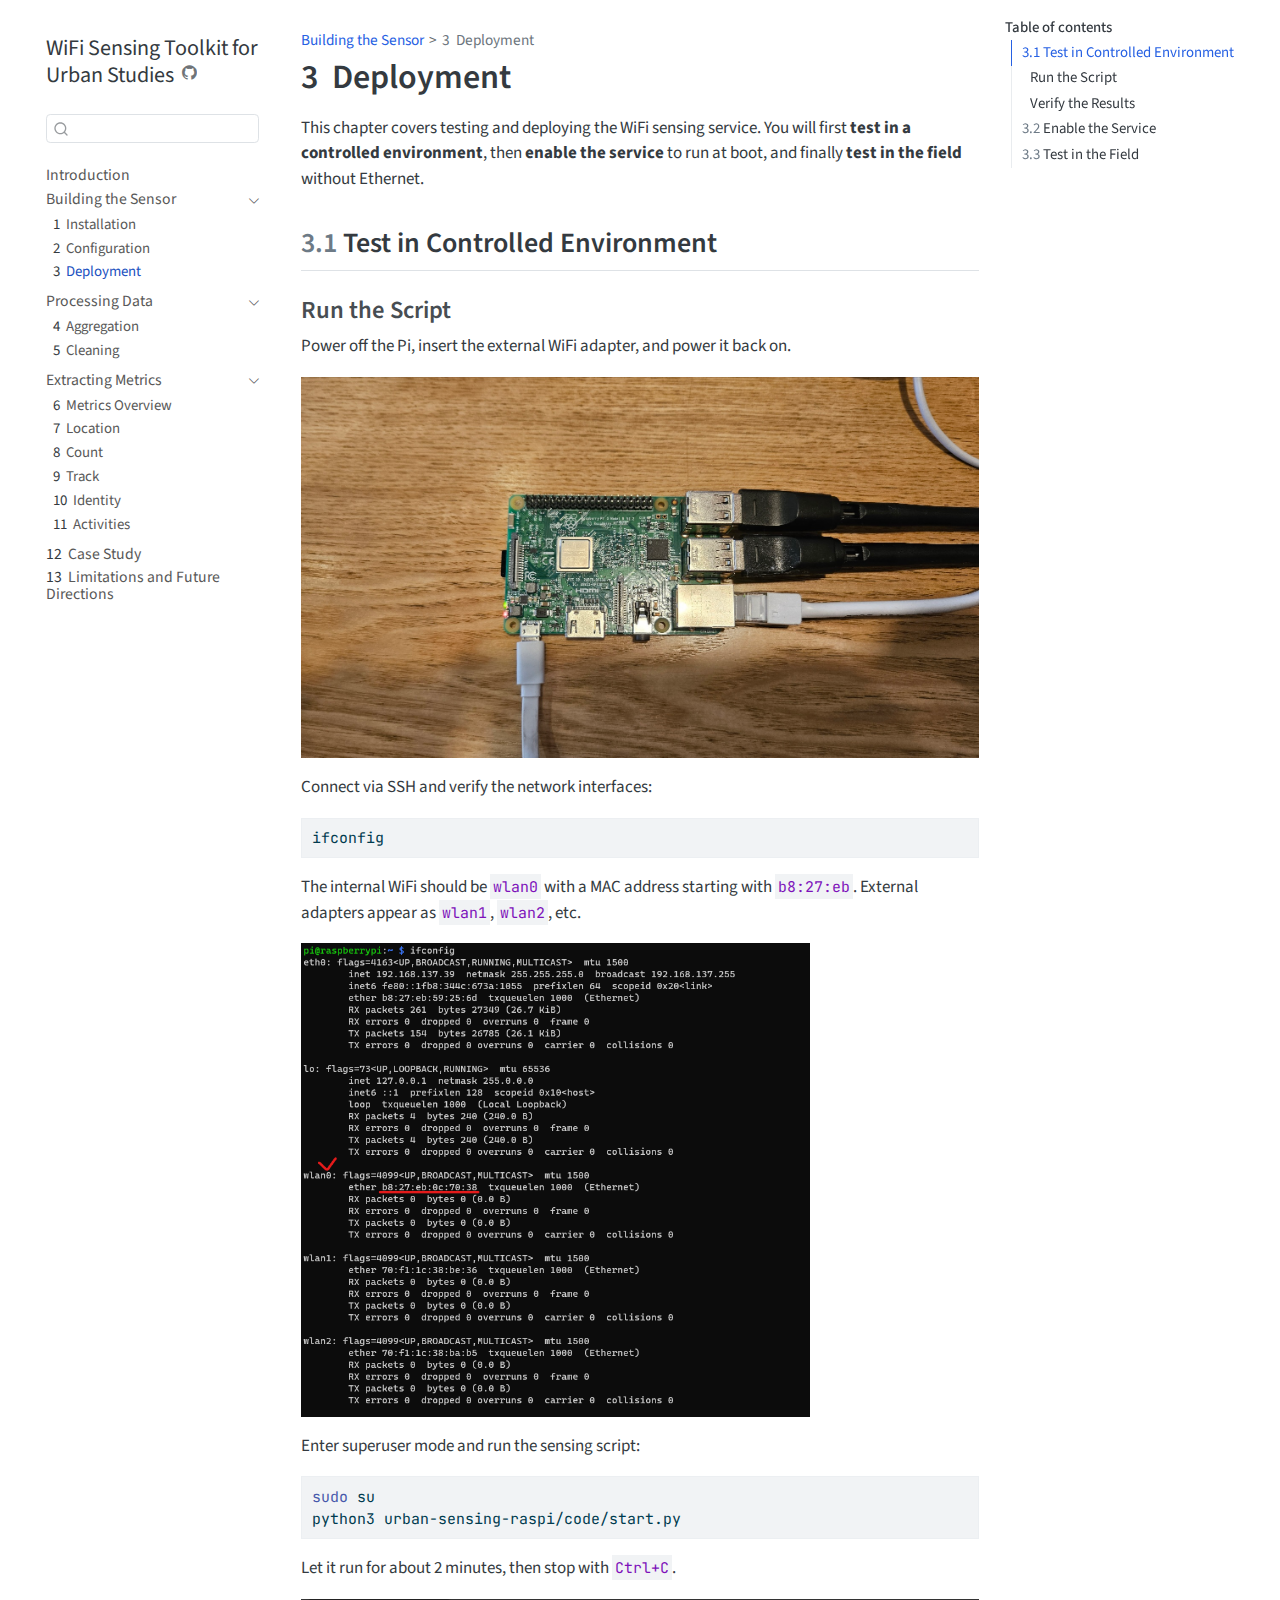
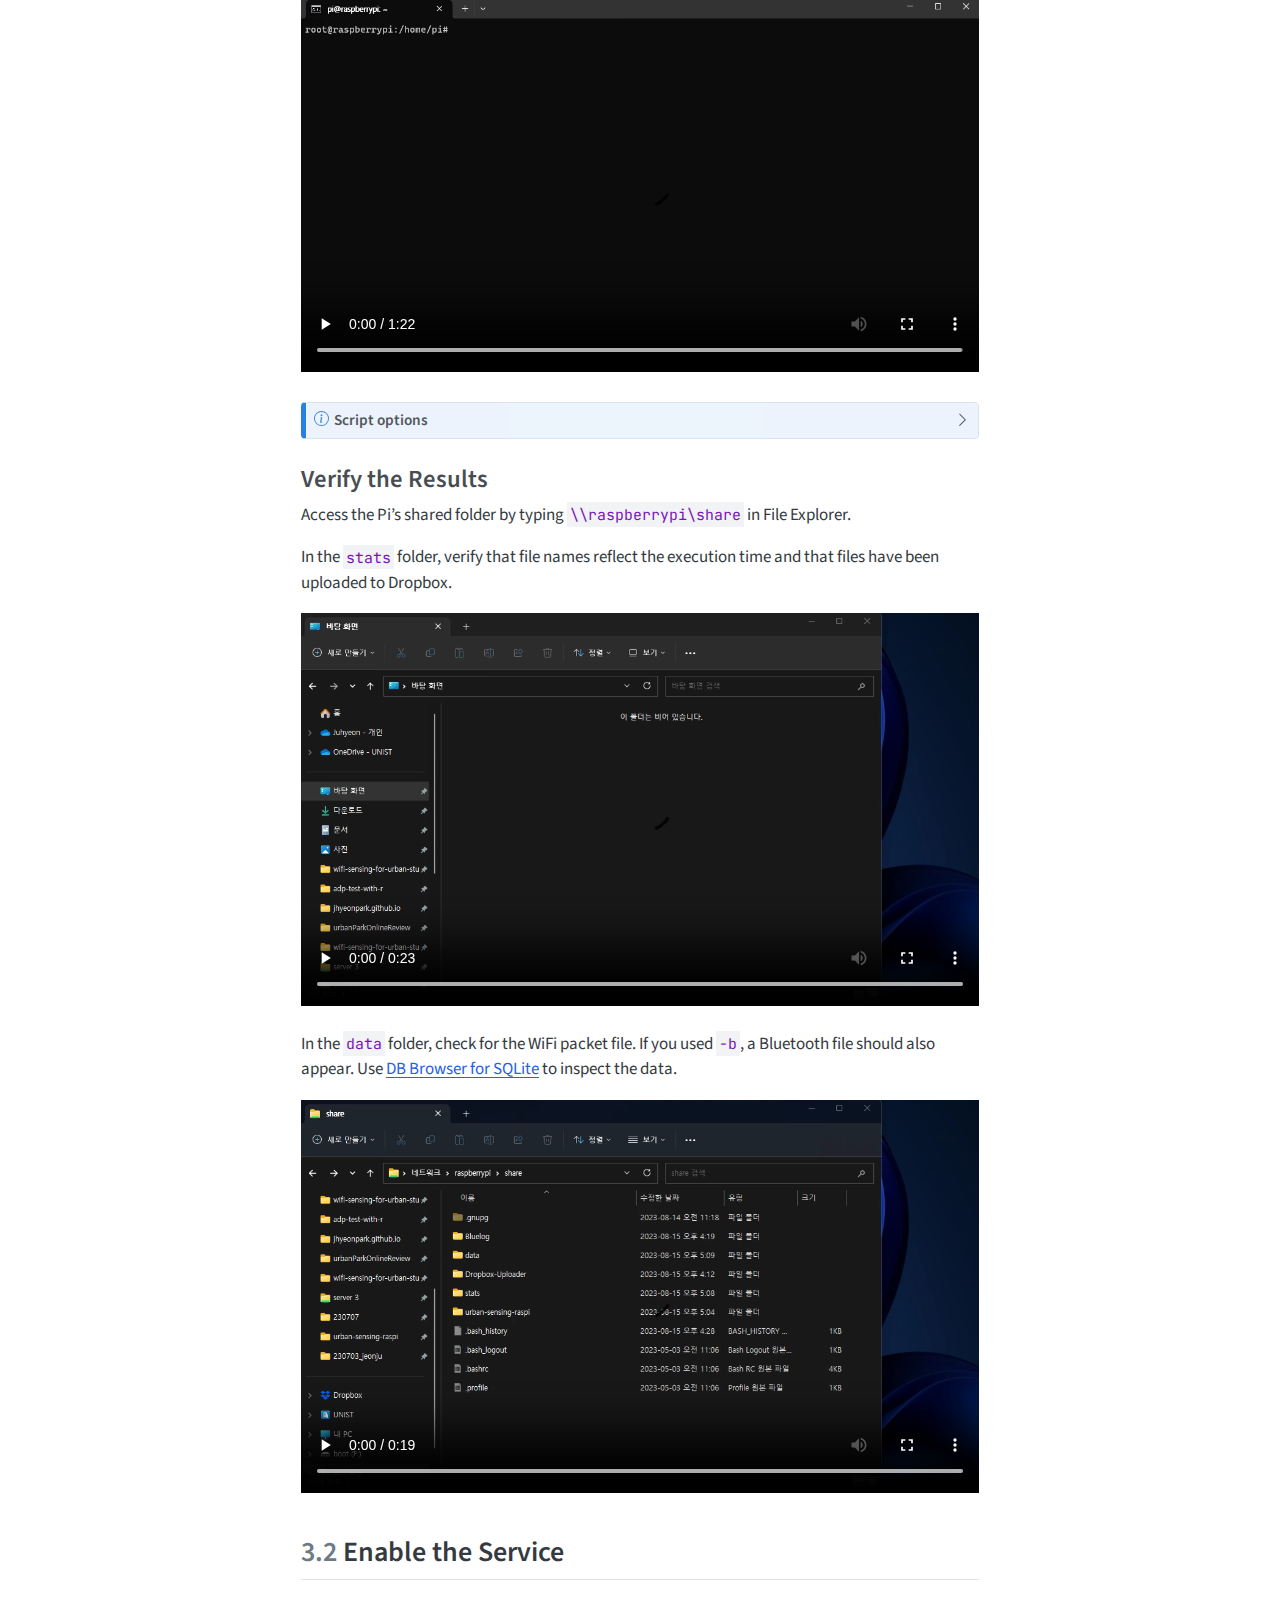
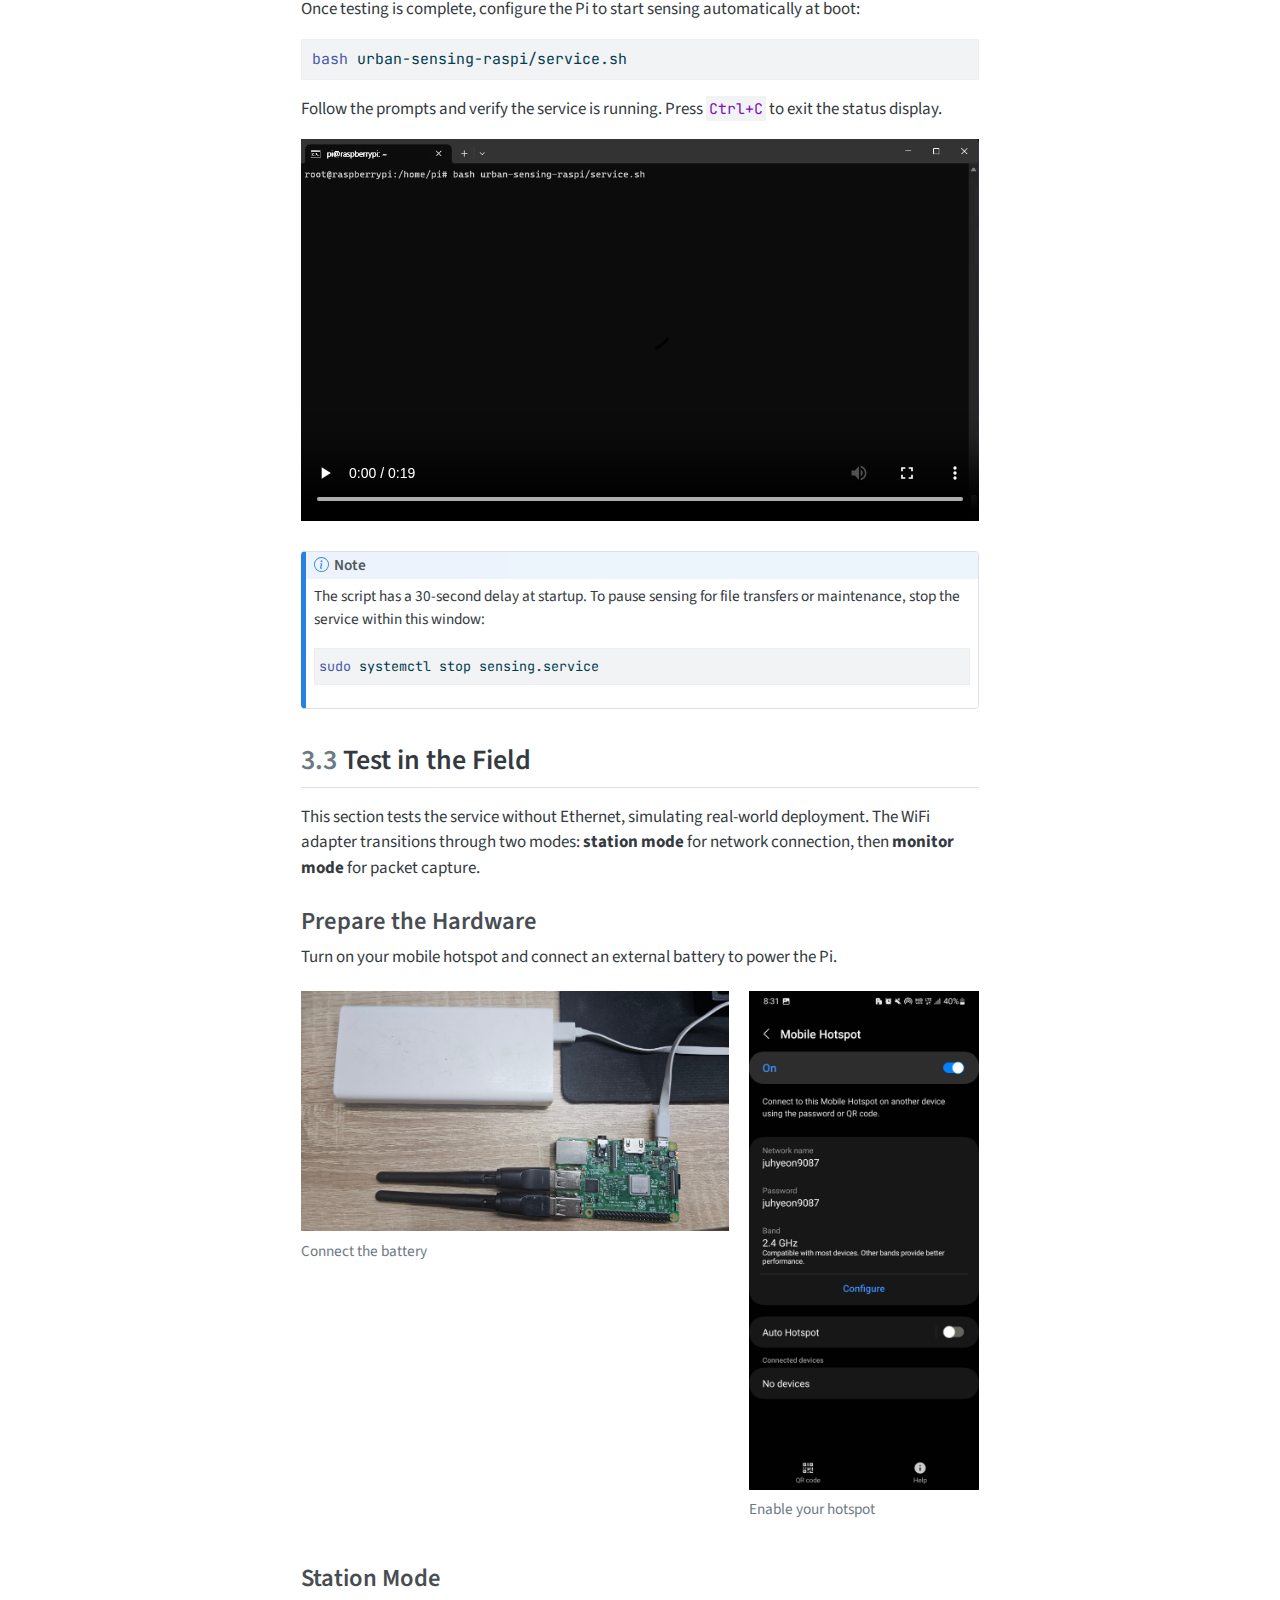
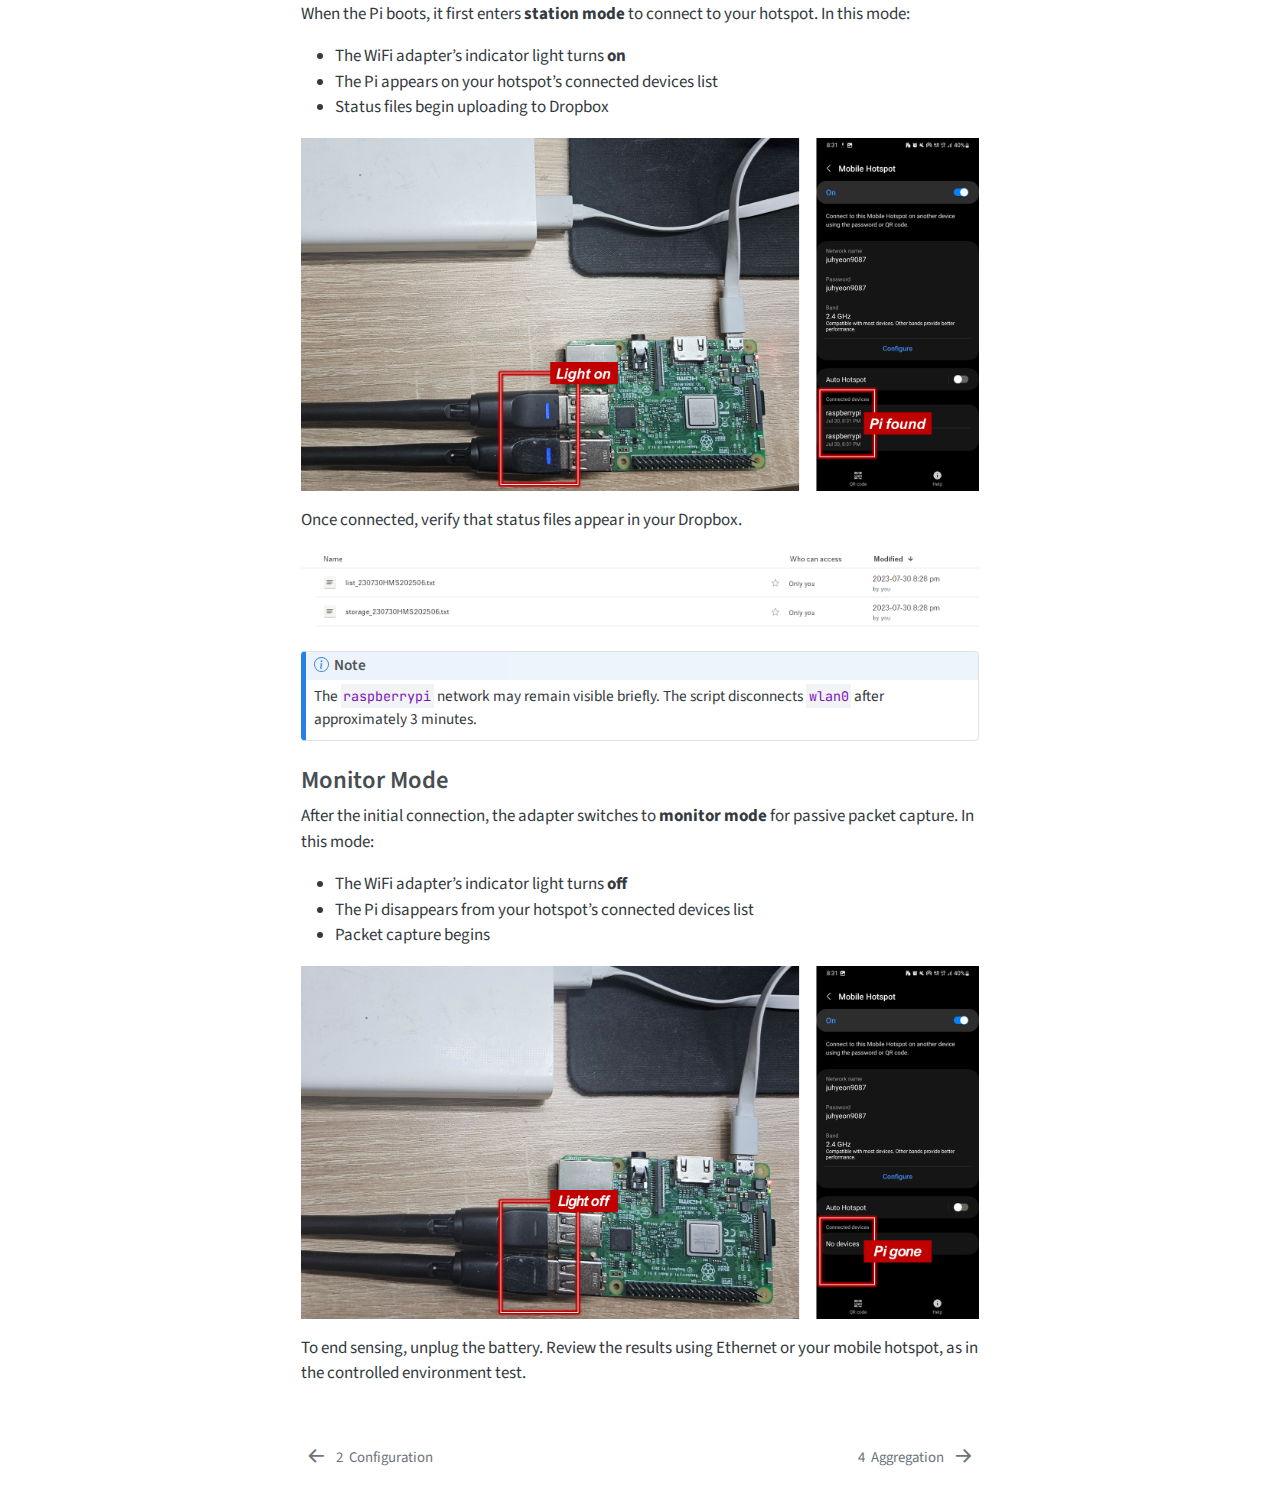
<file: docs/_book/2-3-deployment.html>
<!DOCTYPE html>
<html xmlns="http://www.w3.org/1999/xhtml" lang="en" xml:lang="en"><head>

<meta charset="utf-8">
<meta name="generator" content="quarto-1.9.19">

<meta name="viewport" content="width=device-width, initial-scale=1.0, user-scalable=yes">


<title>3&nbsp; Deployment – WiFi Sensing Toolkit for Urban Studies</title>
<style>
/* Default styles provided by pandoc.
** See https://pandoc.org/MANUAL.html#variables-for-html for config info.
*/
code{white-space: pre-wrap;}
span.smallcaps{font-variant: small-caps;}
div.columns{display: flex; gap: min(4vw, 1.5em);}
div.column{flex: auto; overflow-x: auto;}
div.hanging-indent{margin-left: 1.5em; text-indent: -1.5em;}
ul.task-list{list-style: none;}
ul.task-list li input[type="checkbox"] {
  width: 0.8em;
  margin: 0 0.8em 0.2em -1em; /* quarto-specific, see https://github.com/quarto-dev/quarto-cli/issues/4556 */ 
  vertical-align: middle;
}
/* CSS for syntax highlighting */
html { -webkit-text-size-adjust: 100%; }
pre > code.sourceCode { white-space: pre; position: relative; }
pre > code.sourceCode > span { display: inline-block; line-height: 1.25; }
pre > code.sourceCode > span:empty { height: 1.2em; }
.sourceCode { overflow: visible; }
code.sourceCode > span { color: inherit; text-decoration: inherit; }
div.sourceCode { margin: 1em 0; }
pre.sourceCode { margin: 0; }
@media screen {
div.sourceCode { overflow: auto; }
}
@media print {
pre > code.sourceCode { white-space: pre-wrap; }
pre > code.sourceCode > span { text-indent: -5em; padding-left: 5em; }
}
pre.numberSource code
  { counter-reset: source-line 0; }
pre.numberSource code > span
  { position: relative; left: -4em; counter-increment: source-line; }
pre.numberSource code > span > a:first-child::before
  { content: counter(source-line);
    position: relative; left: -1em; text-align: right; vertical-align: baseline;
    border: none; display: inline-block;
    -webkit-touch-callout: none; -webkit-user-select: none;
    -khtml-user-select: none; -moz-user-select: none;
    -ms-user-select: none; user-select: none;
    padding: 0 4px; width: 4em;
  }
pre.numberSource { margin-left: 3em;  padding-left: 4px; }
div.sourceCode
  {   }
@media screen {
pre > code.sourceCode > span > a:first-child::before { text-decoration: underline; }
}
</style>


<script src="site_libs/quarto-nav/quarto-nav.js"></script>
<script src="site_libs/clipboard/clipboard.min.js"></script>
<script src="site_libs/quarto-search/autocomplete.umd.js"></script>
<script src="site_libs/quarto-search/fuse.min.js"></script>
<script src="site_libs/quarto-search/quarto-search.js"></script>
<meta name="quarto:offset" content="./">
<link href="./3-1-aggregation.html" rel="next">
<link href="./2-2-configuration.html" rel="prev">
<script src="site_libs/quarto-html/quarto.js" type="module"></script>
<script src="site_libs/quarto-html/tabsets/tabsets.js" type="module"></script>
<script src="site_libs/quarto-html/axe/axe-check.js" type="module"></script>
<script src="site_libs/quarto-html/popper.min.js"></script>
<script src="site_libs/quarto-html/tippy.umd.min.js"></script>
<script src="site_libs/quarto-html/anchor.min.js"></script>
<link href="site_libs/quarto-html/tippy.css" rel="stylesheet">
<link href="site_libs/quarto-html/quarto-syntax-highlighting-3f61aac59b63c3a2d0e87c59ee7d0662.css" rel="stylesheet" id="quarto-text-highlighting-styles">
<script src="site_libs/bootstrap/bootstrap.min.js"></script>
<link href="site_libs/bootstrap/bootstrap-icons.css" rel="stylesheet">
<link href="site_libs/bootstrap/bootstrap-512f9892508816207213b4ac38e77790.min.css" rel="stylesheet" append-hash="true" id="quarto-bootstrap" data-mode="light">
<script id="quarto-search-options" type="application/json">{
  "location": "sidebar",
  "copy-button": false,
  "collapse-after": 3,
  "panel-placement": "start",
  "type": "textbox",
  "limit": 50,
  "keyboard-shortcut": [
    "f",
    "/",
    "s"
  ],
  "show-item-context": false,
  "language": {
    "search-no-results-text": "No results",
    "search-matching-documents-text": "matching documents",
    "search-copy-link-title": "Copy link to search",
    "search-hide-matches-text": "Hide additional matches",
    "search-more-match-text": "more match in this document",
    "search-more-matches-text": "more matches in this document",
    "search-clear-button-title": "Clear",
    "search-text-placeholder": "",
    "search-detached-cancel-button-title": "Cancel",
    "search-submit-button-title": "Submit",
    "search-label": "Search"
  }
}</script>


<link rel="stylesheet" href="custom.css">
</head>

<body class="nav-sidebar floating quarto-light">

<div id="quarto-search-results"></div>
  <header id="quarto-header" class="headroom fixed-top">
  <nav class="quarto-secondary-nav">
    <div class="container-fluid d-flex">
      <button type="button" class="quarto-btn-toggle btn" data-bs-toggle="collapse" role="button" data-bs-target=".quarto-sidebar-collapse-item" aria-controls="quarto-sidebar" aria-expanded="false" aria-label="Toggle sidebar navigation" onclick="if (window.quartoToggleHeadroom) { window.quartoToggleHeadroom(); }">
        <i class="bi bi-layout-text-sidebar-reverse"></i>
      </button>
        <nav class="quarto-page-breadcrumbs" aria-label="breadcrumb"><ol class="breadcrumb"><li class="breadcrumb-item"><a href="./2-1-installation.html">Building the Sensor</a></li><li class="breadcrumb-item"><a href="./2-3-deployment.html"><span class="chapter-number">3</span>&nbsp; <span class="chapter-title">Deployment</span></a></li></ol></nav>
        <a class="flex-grow-1" role="navigation" data-bs-toggle="collapse" data-bs-target=".quarto-sidebar-collapse-item" aria-controls="quarto-sidebar" aria-expanded="false" aria-label="Toggle sidebar navigation" onclick="if (window.quartoToggleHeadroom) { window.quartoToggleHeadroom(); }">      
        </a>
      <button type="button" class="btn quarto-search-button" aria-label="Search" onclick="window.quartoOpenSearch();">
        <i class="bi bi-search"></i>
      </button>
    </div>
  </nav>
</header>
<!-- content -->
<div id="quarto-content" class="quarto-container page-columns page-rows-contents page-layout-article">
<!-- sidebar -->
  <nav id="quarto-sidebar" class="sidebar collapse collapse-horizontal quarto-sidebar-collapse-item sidebar-navigation floating overflow-auto">
    <div class="pt-lg-2 mt-2 text-left sidebar-header">
    <div class="sidebar-title mb-0 py-0">
      <a href="./">WiFi Sensing Toolkit for Urban Studies</a> 
        <div class="sidebar-tools-main">
    <a href="https://github.com/urbanjuhyeon/wifi-sensing-for-urban-studies/" title="Source Code" class="quarto-navigation-tool px-1" aria-label="Source Code"><i class="bi bi-github"></i></a>
</div>
    </div>
      </div>
        <div class="mt-2 flex-shrink-0 align-items-center">
        <div class="sidebar-search">
        <div id="quarto-search" class="" title="Search"></div>
        </div>
        </div>
    <div class="sidebar-menu-container"> 
    <ul class="list-unstyled mt-1">
        <li class="sidebar-item">
  <div class="sidebar-item-container"> 
  <a href="./index.html" class="sidebar-item-text sidebar-link">
 <span class="menu-text">Introduction</span></a>
  </div>
</li>
        <li class="sidebar-item sidebar-item-section">
      <div class="sidebar-item-container"> 
            <a class="sidebar-item-text sidebar-link text-start" data-bs-toggle="collapse" data-bs-target="#quarto-sidebar-section-1" role="navigation" aria-expanded="true">
 <span class="menu-text">Building the Sensor</span></a>
          <a class="sidebar-item-toggle text-start" data-bs-toggle="collapse" data-bs-target="#quarto-sidebar-section-1" role="navigation" aria-expanded="true" aria-label="Toggle section">
            <i class="bi bi-chevron-right ms-2"></i>
          </a> 
      </div>
      <ul id="quarto-sidebar-section-1" class="collapse list-unstyled sidebar-section depth1 show">  
          <li class="sidebar-item">
  <div class="sidebar-item-container"> 
  <a href="./2-1-installation.html" class="sidebar-item-text sidebar-link">
 <span class="menu-text"><span class="chapter-number">1</span>&nbsp; <span class="chapter-title">Installation</span></span></a>
  </div>
</li>
          <li class="sidebar-item">
  <div class="sidebar-item-container"> 
  <a href="./2-2-configuration.html" class="sidebar-item-text sidebar-link">
 <span class="menu-text"><span class="chapter-number">2</span>&nbsp; <span class="chapter-title">Configuration</span></span></a>
  </div>
</li>
          <li class="sidebar-item">
  <div class="sidebar-item-container"> 
  <a href="./2-3-deployment.html" class="sidebar-item-text sidebar-link active">
 <span class="menu-text"><span class="chapter-number">3</span>&nbsp; <span class="chapter-title">Deployment</span></span></a>
  </div>
</li>
      </ul>
  </li>
        <li class="sidebar-item sidebar-item-section">
      <div class="sidebar-item-container"> 
            <a class="sidebar-item-text sidebar-link text-start" data-bs-toggle="collapse" data-bs-target="#quarto-sidebar-section-2" role="navigation" aria-expanded="true">
 <span class="menu-text">Processing Data</span></a>
          <a class="sidebar-item-toggle text-start" data-bs-toggle="collapse" data-bs-target="#quarto-sidebar-section-2" role="navigation" aria-expanded="true" aria-label="Toggle section">
            <i class="bi bi-chevron-right ms-2"></i>
          </a> 
      </div>
      <ul id="quarto-sidebar-section-2" class="collapse list-unstyled sidebar-section depth1 show">  
          <li class="sidebar-item">
  <div class="sidebar-item-container"> 
  <a href="./3-1-aggregation.html" class="sidebar-item-text sidebar-link">
 <span class="menu-text"><span class="chapter-number">4</span>&nbsp; <span class="chapter-title">Aggregation</span></span></a>
  </div>
</li>
          <li class="sidebar-item">
  <div class="sidebar-item-container"> 
  <a href="./3-2-cleaning.html" class="sidebar-item-text sidebar-link">
 <span class="menu-text"><span class="chapter-number">5</span>&nbsp; <span class="chapter-title">Cleaning</span></span></a>
  </div>
</li>
      </ul>
  </li>
        <li class="sidebar-item sidebar-item-section">
      <div class="sidebar-item-container"> 
            <a class="sidebar-item-text sidebar-link text-start" data-bs-toggle="collapse" data-bs-target="#quarto-sidebar-section-3" role="navigation" aria-expanded="true">
 <span class="menu-text">Extracting Metrics</span></a>
          <a class="sidebar-item-toggle text-start" data-bs-toggle="collapse" data-bs-target="#quarto-sidebar-section-3" role="navigation" aria-expanded="true" aria-label="Toggle section">
            <i class="bi bi-chevron-right ms-2"></i>
          </a> 
      </div>
      <ul id="quarto-sidebar-section-3" class="collapse list-unstyled sidebar-section depth1 show">  
          <li class="sidebar-item">
  <div class="sidebar-item-container"> 
  <a href="./4-1-overview.html" class="sidebar-item-text sidebar-link">
 <span class="menu-text"><span class="chapter-number">6</span>&nbsp; <span class="chapter-title">Metrics Overview</span></span></a>
  </div>
</li>
          <li class="sidebar-item">
  <div class="sidebar-item-container"> 
  <a href="./4-2-location.html" class="sidebar-item-text sidebar-link">
 <span class="menu-text"><span class="chapter-number">7</span>&nbsp; <span class="chapter-title">Location</span></span></a>
  </div>
</li>
          <li class="sidebar-item">
  <div class="sidebar-item-container"> 
  <a href="./4-3-count.html" class="sidebar-item-text sidebar-link">
 <span class="menu-text"><span class="chapter-number">8</span>&nbsp; <span class="chapter-title">Count</span></span></a>
  </div>
</li>
          <li class="sidebar-item">
  <div class="sidebar-item-container"> 
  <a href="./4-4-track.html" class="sidebar-item-text sidebar-link">
 <span class="menu-text"><span class="chapter-number">9</span>&nbsp; <span class="chapter-title">Track</span></span></a>
  </div>
</li>
          <li class="sidebar-item">
  <div class="sidebar-item-container"> 
  <a href="./4-5-identity.html" class="sidebar-item-text sidebar-link">
 <span class="menu-text"><span class="chapter-number">10</span>&nbsp; <span class="chapter-title">Identity</span></span></a>
  </div>
</li>
          <li class="sidebar-item">
  <div class="sidebar-item-container"> 
  <a href="./4-6-activities.html" class="sidebar-item-text sidebar-link">
 <span class="menu-text"><span class="chapter-number">11</span>&nbsp; <span class="chapter-title">Activities</span></span></a>
  </div>
</li>
      </ul>
  </li>
        <li class="sidebar-item">
  <div class="sidebar-item-container"> 
  <a href="./5-casestudy.html" class="sidebar-item-text sidebar-link">
 <span class="menu-text"><span class="chapter-number">12</span>&nbsp; <span class="chapter-title">Case Study</span></span></a>
  </div>
</li>
        <li class="sidebar-item">
  <div class="sidebar-item-container"> 
  <a href="./6-conclusion.html" class="sidebar-item-text sidebar-link">
 <span class="menu-text"><span class="chapter-number">13</span>&nbsp; <span class="chapter-title">Limitations and Future Directions</span></span></a>
  </div>
</li>
    </ul>
    </div>
</nav>
<div id="quarto-sidebar-glass" class="quarto-sidebar-collapse-item" data-bs-toggle="collapse" data-bs-target=".quarto-sidebar-collapse-item"></div>
<!-- margin-sidebar -->
    <div id="quarto-margin-sidebar" class="sidebar margin-sidebar">
        <nav id="TOC" role="doc-toc" class="toc-active">
    <h2 id="toc-title">Table of contents</h2>
   
  <ul>
  <li><a href="#test-in-controlled-environment" id="toc-test-in-controlled-environment" class="nav-link active" data-scroll-target="#test-in-controlled-environment"><span class="header-section-number">3.1</span> Test in Controlled Environment</a>
  <ul class="collapse">
  <li><a href="#run-the-script" id="toc-run-the-script" class="nav-link" data-scroll-target="#run-the-script">Run the Script</a></li>
  <li><a href="#verify-the-results" id="toc-verify-the-results" class="nav-link" data-scroll-target="#verify-the-results">Verify the Results</a></li>
  </ul></li>
  <li><a href="#enable-the-service" id="toc-enable-the-service" class="nav-link" data-scroll-target="#enable-the-service"><span class="header-section-number">3.2</span> Enable the Service</a></li>
  <li><a href="#test-in-the-field" id="toc-test-in-the-field" class="nav-link" data-scroll-target="#test-in-the-field"><span class="header-section-number">3.3</span> Test in the Field</a>
  <ul class="collapse">
  <li><a href="#prepare-the-hardware" id="toc-prepare-the-hardware" class="nav-link" data-scroll-target="#prepare-the-hardware">Prepare the Hardware</a></li>
  <li><a href="#station-mode" id="toc-station-mode" class="nav-link" data-scroll-target="#station-mode">Station Mode</a></li>
  <li><a href="#monitor-mode" id="toc-monitor-mode" class="nav-link" data-scroll-target="#monitor-mode">Monitor Mode</a></li>
  </ul></li>
  </ul>
</nav>
    </div>
<!-- main -->
<main class="content" id="quarto-document-content">

<header id="title-block-header" class="quarto-title-block default"><nav class="quarto-page-breadcrumbs quarto-title-breadcrumbs d-none d-lg-block" aria-label="breadcrumb"><ol class="breadcrumb"><li class="breadcrumb-item"><a href="./2-1-installation.html">Building the Sensor</a></li><li class="breadcrumb-item"><a href="./2-3-deployment.html"><span class="chapter-number">3</span>&nbsp; <span class="chapter-title">Deployment</span></a></li></ol></nav>
<div class="quarto-title">
<h1 class="title"><span class="chapter-number">3</span>&nbsp; <span class="chapter-title">Deployment</span></h1>
</div>



<div class="quarto-title-meta">

    
  
    
  </div>
  


</header>


<p>This chapter covers testing and deploying the WiFi sensing service. You will first <strong>test in a controlled environment</strong>, then <strong>enable the service</strong> to run at boot, and finally <strong>test in the field</strong> without Ethernet.</p>
<section id="test-in-controlled-environment" class="level2" data-number="3.1">
<h2 data-number="3.1" class="anchored" data-anchor-id="test-in-controlled-environment"><span class="header-section-number">3.1</span> Test in Controlled Environment</h2>
<section id="run-the-script" class="level3">
<h3 class="anchored" data-anchor-id="run-the-script">Run the Script</h3>
<p>Power off the Pi, insert the external WiFi adapter, and power it back on.</p>
<p><img src="materials/ch2/pi_plugged.jpg" class="img-fluid"></p>
<p>Connect via SSH and verify the network interfaces:</p>
<div class="code-copy-outer-scaffold"><div class="sourceCode" id="cb1"><pre class="sourceCode bash code-with-copy"><code class="sourceCode bash"><span id="cb1-1"><a href="#cb1-1" aria-hidden="true" tabindex="-1"></a><span class="ex">ifconfig</span></span></code></pre></div><button title="Copy to Clipboard" class="code-copy-button"><i class="bi"></i></button></div>
<p>The internal WiFi should be <code>wlan0</code> with a MAC address starting with <code>b8:27:eb</code>. External adapters appear as <code>wlan1</code>, <code>wlan2</code>, etc.</p>
<p><img src="materials/ch2/ifconfig_wlan_check.png" class="img-fluid" style="width:75.0%"></p>
<p>Enter superuser mode and run the sensing script:</p>
<div class="code-copy-outer-scaffold"><div class="sourceCode" id="cb2"><pre class="sourceCode bash code-with-copy"><code class="sourceCode bash"><span id="cb2-1"><a href="#cb2-1" aria-hidden="true" tabindex="-1"></a><span class="fu">sudo</span> su</span>
<span id="cb2-2"><a href="#cb2-2" aria-hidden="true" tabindex="-1"></a><span class="ex">python3</span> urban-sensing-raspi/code/start.py</span></code></pre></div><button title="Copy to Clipboard" class="code-copy-button"><i class="bi"></i></button></div>
<p>Let it run for about 2 minutes, then stop with <code>Ctrl+C</code>.</p>
<p><video src="materials/ch2/run_script.mp4" class="img-fluid" controls=""><a href="materials/ch2/run_script.mp4">Video</a></video></p>
<div class="callout callout-style-default callout-note callout-titled">
<div class="callout-header d-flex align-content-center collapsed" data-bs-toggle="collapse" data-bs-target=".callout-1-contents" aria-controls="callout-1" aria-expanded="false" aria-label="Toggle callout">
<div class="callout-icon-container">
<i class="callout-icon"></i>
</div>
<div class="callout-title-container flex-fill">
<span class="screen-reader-only">Note</span>Script options
</div>
<div class="callout-btn-toggle d-inline-block border-0 py-1 ps-1 pe-0 float-end"><i class="callout-toggle"></i></div>
</div>
<div id="callout-1" class="callout-1-contents callout-collapse collapse">
<div class="callout-body-container callout-body">
<ul>
<li><code>-i</code>: Retain raw WiFi packets</li>
<li><code>-b</code>: Enable Bluetooth sensing</li>
</ul>
<p>See the <a href="https://github.com/urbanjuhyeon/urban-sensing-raspi">GitHub repository</a> for all options.</p>
</div>
</div>
</div>
</section>
<section id="verify-the-results" class="level3">
<h3 class="anchored" data-anchor-id="verify-the-results">Verify the Results</h3>
<p>Access the Pi’s shared folder by typing <code>\\raspberrypi\share</code> in File Explorer.</p>
<p>In the <code>stats</code> folder, verify that file names reflect the execution time and that files have been uploaded to Dropbox.</p>
<p><video src="materials/ch2/verify_result_1.mp4" class="img-fluid" controls=""><a href="materials/ch2/verify_result_1.mp4">Video</a></video></p>
<p>In the <code>data</code> folder, check for the WiFi packet file. If you used <code>-b</code>, a Bluetooth file should also appear. Use <a href="https://sqlitebrowser.org/">DB Browser for SQLite</a> to inspect the data.</p>
<p><video src="materials/ch2/verify_result_2.mp4" class="img-fluid" controls=""><a href="materials/ch2/verify_result_2.mp4">Video</a></video></p>
</section>
</section>
<section id="enable-the-service" class="level2" data-number="3.2">
<h2 data-number="3.2" class="anchored" data-anchor-id="enable-the-service"><span class="header-section-number">3.2</span> Enable the Service</h2>
<p>Once testing is complete, configure the Pi to start sensing automatically at boot:</p>
<div class="code-copy-outer-scaffold"><div class="sourceCode" id="cb3"><pre class="sourceCode bash code-with-copy"><code class="sourceCode bash"><span id="cb3-1"><a href="#cb3-1" aria-hidden="true" tabindex="-1"></a><span class="fu">bash</span> urban-sensing-raspi/service.sh</span></code></pre></div><button title="Copy to Clipboard" class="code-copy-button"><i class="bi"></i></button></div>
<p>Follow the prompts and verify the service is running. Press <code>Ctrl+C</code> to exit the status display.</p>
<p><video src="materials/ch2/bash_service.mp4" class="img-fluid" controls=""><a href="materials/ch2/bash_service.mp4">Video</a></video></p>
<div class="callout callout-style-default callout-note callout-titled">
<div class="callout-header d-flex align-content-center">
<div class="callout-icon-container">
<i class="callout-icon"></i>
</div>
<div class="callout-title-container flex-fill">
Note
</div>
</div>
<div class="callout-body-container callout-body">
<p>The script has a 30-second delay at startup. To pause sensing for file transfers or maintenance, stop the service within this window:</p>
<div class="code-copy-outer-scaffold"><div class="sourceCode" id="cb4"><pre class="sourceCode bash code-with-copy"><code class="sourceCode bash"><span id="cb4-1"><a href="#cb4-1" aria-hidden="true" tabindex="-1"></a><span class="fu">sudo</span> systemctl stop sensing.service</span></code></pre></div><button title="Copy to Clipboard" class="code-copy-button"><i class="bi"></i></button></div>
</div>
</div>
</section>
<section id="test-in-the-field" class="level2" data-number="3.3">
<h2 data-number="3.3" class="anchored" data-anchor-id="test-in-the-field"><span class="header-section-number">3.3</span> Test in the Field</h2>
<p>This section tests the service without Ethernet, simulating real-world deployment. The WiFi adapter transitions through two modes: <strong>station mode</strong> for network connection, then <strong>monitor mode</strong> for packet capture.</p>
<section id="prepare-the-hardware" class="level3">
<h3 class="anchored" data-anchor-id="prepare-the-hardware">Prepare the Hardware</h3>
<p>Turn on your mobile hotspot and connect an external battery to power the Pi.</p>
<div class="quarto-layout-panel" data-layout="[[65,35]]">
<div class="quarto-layout-row">
<div class="quarto-layout-cell" style="flex-basis: 65.0%;justify-content: flex-start;">
<div class="quarto-figure quarto-figure-center">
<figure class="figure">
<p><img src="materials/ch2/plug_external.jpg" class="img-fluid figure-img"></p>
<figcaption>Connect the battery</figcaption>
</figure>
</div>
</div>
<div class="quarto-layout-cell" style="flex-basis: 35.0%;justify-content: flex-start;">
<div class="quarto-figure quarto-figure-center">
<figure class="figure">
<p><img src="materials/ch2/turnon_hotspot.jpg" class="img-fluid figure-img"></p>
<figcaption>Enable your hotspot</figcaption>
</figure>
</div>
</div>
</div>
</div>
</section>
<section id="station-mode" class="level3">
<h3 class="anchored" data-anchor-id="station-mode">Station Mode</h3>
<p>When the Pi boots, it first enters <strong>station mode</strong> to connect to your hotspot. In this mode:</p>
<ul>
<li>The WiFi adapter’s indicator light turns <strong>on</strong></li>
<li>The Pi appears on your hotspot’s connected devices list</li>
<li>Status files begin uploading to Dropbox</li>
</ul>
<p><img src="materials/ch2/pi_station_mode.png" class="img-fluid"></p>
<p>Once connected, verify that status files appear in your Dropbox.</p>
<p><img src="materials/ch2/check_dropbox_upload.png" class="img-fluid"></p>
<div class="callout callout-style-default callout-note callout-titled">
<div class="callout-header d-flex align-content-center">
<div class="callout-icon-container">
<i class="callout-icon"></i>
</div>
<div class="callout-title-container flex-fill">
Note
</div>
</div>
<div class="callout-body-container callout-body">
<p>The <code>raspberrypi</code> network may remain visible briefly. The script disconnects <code>wlan0</code> after approximately 3 minutes.</p>
</div>
</div>
</section>
<section id="monitor-mode" class="level3">
<h3 class="anchored" data-anchor-id="monitor-mode">Monitor Mode</h3>
<p>After the initial connection, the adapter switches to <strong>monitor mode</strong> for passive packet capture. In this mode:</p>
<ul>
<li>The WiFi adapter’s indicator light turns <strong>off</strong></li>
<li>The Pi disappears from your hotspot’s connected devices list</li>
<li>Packet capture begins</li>
</ul>
<p><img src="materials/ch2/pi_monitor_mode.png" class="img-fluid"></p>
<p>To end sensing, unplug the battery. Review the results using Ethernet or your mobile hotspot, as in the controlled environment test.</p>


</section>
</section>

</main> <!-- /main -->
<script id="quarto-html-after-body" type="application/javascript">
  window.document.addEventListener("DOMContentLoaded", function (event) {
    const icon = "";
    const anchorJS = new window.AnchorJS();
    anchorJS.options = {
      placement: 'right',
      icon: icon
    };
    anchorJS.add('.anchored');
    const isCodeAnnotation = (el) => {
      for (const clz of el.classList) {
        if (clz.startsWith('code-annotation-')) {                     
          return true;
        }
      }
      return false;
    }
    const onCopySuccess = function(e) {
      // button target
      const button = e.trigger;
      // don't keep focus
      button.blur();
      // flash "checked"
      button.classList.add('code-copy-button-checked');
      var currentTitle = button.getAttribute("title");
      button.setAttribute("title", "Copied!");
      let tooltip;
      if (window.bootstrap) {
        button.setAttribute("data-bs-toggle", "tooltip");
        button.setAttribute("data-bs-placement", "left");
        button.setAttribute("data-bs-title", "Copied!");
        tooltip = new bootstrap.Tooltip(button, 
          { trigger: "manual", 
            customClass: "code-copy-button-tooltip",
            offset: [0, -8]});
        tooltip.show();    
      }
      setTimeout(function() {
        if (tooltip) {
          tooltip.hide();
          button.removeAttribute("data-bs-title");
          button.removeAttribute("data-bs-toggle");
          button.removeAttribute("data-bs-placement");
        }
        button.setAttribute("title", currentTitle);
        button.classList.remove('code-copy-button-checked');
      }, 1000);
      // clear code selection
      e.clearSelection();
    }
    const getTextToCopy = function(trigger) {
      const outerScaffold = trigger.parentElement.cloneNode(true);
      const codeEl = outerScaffold.querySelector('code');
      for (const childEl of codeEl.children) {
        if (isCodeAnnotation(childEl)) {
          childEl.remove();
        }
      }
      return codeEl.innerText;
    }
    const clipboard = new window.ClipboardJS('.code-copy-button:not([data-in-quarto-modal])', {
      text: getTextToCopy
    });
    clipboard.on('success', onCopySuccess);
    if (window.document.getElementById('quarto-embedded-source-code-modal')) {
      const clipboardModal = new window.ClipboardJS('.code-copy-button[data-in-quarto-modal]', {
        text: getTextToCopy,
        container: window.document.getElementById('quarto-embedded-source-code-modal')
      });
      clipboardModal.on('success', onCopySuccess);
    }
      var localhostRegex = new RegExp(/^(?:http|https):\/\/localhost\:?[0-9]*\//);
      var mailtoRegex = new RegExp(/^mailto:/);
        var filterRegex = new RegExp("https:\/\/juhyeonpark\.com\/wifi-sensing-for-urban-studies\/");
      var isInternal = (href) => {
          return filterRegex.test(href) || localhostRegex.test(href) || mailtoRegex.test(href);
      }
      // Inspect non-navigation links and adorn them if external
     var links = window.document.querySelectorAll('a[href]:not(.nav-link):not(.navbar-brand):not(.toc-action):not(.sidebar-link):not(.sidebar-item-toggle):not(.pagination-link):not(.no-external):not([aria-hidden]):not(.dropdown-item):not(.quarto-navigation-tool):not(.about-link)');
      for (var i=0; i<links.length; i++) {
        const link = links[i];
        if (!isInternal(link.href)) {
          // undo the damage that might have been done by quarto-nav.js in the case of
          // links that we want to consider external
          if (link.dataset.originalHref !== undefined) {
            link.href = link.dataset.originalHref;
          }
        }
      }
    function tippyHover(el, contentFn, onTriggerFn, onUntriggerFn) {
      const config = {
        allowHTML: true,
        maxWidth: 500,
        delay: 100,
        arrow: false,
        appendTo: function(el) {
            return el.parentElement;
        },
        interactive: true,
        interactiveBorder: 10,
        theme: 'quarto',
        placement: 'bottom-start',
      };
      if (contentFn) {
        config.content = contentFn;
      }
      if (onTriggerFn) {
        config.onTrigger = onTriggerFn;
      }
      if (onUntriggerFn) {
        config.onUntrigger = onUntriggerFn;
      }
      window.tippy(el, config); 
    }
    const noterefs = window.document.querySelectorAll('a[role="doc-noteref"]');
    for (var i=0; i<noterefs.length; i++) {
      const ref = noterefs[i];
      tippyHover(ref, function() {
        // use id or data attribute instead here
        let href = ref.getAttribute('data-footnote-href') || ref.getAttribute('href');
        try { href = new URL(href).hash; } catch {}
        const id = href.replace(/^#\/?/, "");
        const note = window.document.getElementById(id);
        if (note) {
          return note.innerHTML;
        } else {
          return "";
        }
      });
    }
    const xrefs = window.document.querySelectorAll('a.quarto-xref');
    const processXRef = (id, note) => {
      // Strip column container classes
      const stripColumnClz = (el) => {
        el.classList.remove("page-full", "page-columns");
        if (el.children) {
          for (const child of el.children) {
            stripColumnClz(child);
          }
        }
      }
      stripColumnClz(note)
      if (id === null || id.startsWith('sec-')) {
        // Special case sections, only their first couple elements
        const container = document.createElement("div");
        if (note.children && note.children.length > 2) {
          container.appendChild(note.children[0].cloneNode(true));
          for (let i = 1; i < note.children.length; i++) {
            const child = note.children[i];
            if (child.tagName === "P" && child.innerText === "") {
              continue;
            } else {
              container.appendChild(child.cloneNode(true));
              break;
            }
          }
          if (window.Quarto?.typesetMath) {
            window.Quarto.typesetMath(container);
          }
          return container.innerHTML
        } else {
          if (window.Quarto?.typesetMath) {
            window.Quarto.typesetMath(note);
          }
          return note.innerHTML;
        }
      } else {
        // Remove any anchor links if they are present
        const anchorLink = note.querySelector('a.anchorjs-link');
        if (anchorLink) {
          anchorLink.remove();
        }
        if (window.Quarto?.typesetMath) {
          window.Quarto.typesetMath(note);
        }
        if (note.classList.contains("callout")) {
          return note.outerHTML;
        } else {
          return note.innerHTML;
        }
      }
    }
    for (var i=0; i<xrefs.length; i++) {
      const xref = xrefs[i];
      tippyHover(xref, undefined, function(instance) {
        instance.disable();
        let url = xref.getAttribute('href');
        let hash = undefined; 
        if (url.startsWith('#')) {
          hash = url;
        } else {
          try { hash = new URL(url).hash; } catch {}
        }
        if (hash) {
          const id = hash.replace(/^#\/?/, "");
          const note = window.document.getElementById(id);
          if (note !== null) {
            try {
              const html = processXRef(id, note.cloneNode(true));
              instance.setContent(html);
            } finally {
              instance.enable();
              instance.show();
            }
          } else {
            // See if we can fetch this
            fetch(url.split('#')[0])
            .then(res => res.text())
            .then(html => {
              const parser = new DOMParser();
              const htmlDoc = parser.parseFromString(html, "text/html");
              const note = htmlDoc.getElementById(id);
              if (note !== null) {
                const html = processXRef(id, note);
                instance.setContent(html);
              } 
            }).finally(() => {
              instance.enable();
              instance.show();
            });
          }
        } else {
          // See if we can fetch a full url (with no hash to target)
          // This is a special case and we should probably do some content thinning / targeting
          fetch(url)
          .then(res => res.text())
          .then(html => {
            const parser = new DOMParser();
            const htmlDoc = parser.parseFromString(html, "text/html");
            const note = htmlDoc.querySelector('main.content');
            if (note !== null) {
              // This should only happen for chapter cross references
              // (since there is no id in the URL)
              // remove the first header
              if (note.children.length > 0 && note.children[0].tagName === "HEADER") {
                note.children[0].remove();
              }
              const html = processXRef(null, note);
              instance.setContent(html);
            } 
          }).finally(() => {
            instance.enable();
            instance.show();
          });
        }
      }, function(instance) {
      });
    }
        let selectedAnnoteEl;
        const selectorForAnnotation = ( cell, annotation) => {
          let cellAttr = 'data-code-cell="' + cell + '"';
          let lineAttr = 'data-code-annotation="' +  annotation + '"';
          const selector = 'span[' + cellAttr + '][' + lineAttr + ']';
          return selector;
        }
        const selectCodeLines = (annoteEl) => {
          const doc = window.document;
          const targetCell = annoteEl.getAttribute("data-target-cell");
          const targetAnnotation = annoteEl.getAttribute("data-target-annotation");
          const annoteSpan = window.document.querySelector(selectorForAnnotation(targetCell, targetAnnotation));
          const lines = annoteSpan.getAttribute("data-code-lines").split(",");
          const lineIds = lines.map((line) => {
            return targetCell + "-" + line;
          })
          let top = null;
          let height = null;
          let parent = null;
          if (lineIds.length > 0) {
              //compute the position of the single el (top and bottom and make a div)
              const el = window.document.getElementById(lineIds[0]);
              top = el.offsetTop;
              height = el.offsetHeight;
              parent = el.parentElement.parentElement;
            if (lineIds.length > 1) {
              const lastEl = window.document.getElementById(lineIds[lineIds.length - 1]);
              const bottom = lastEl.offsetTop + lastEl.offsetHeight;
              height = bottom - top;
            }
            if (top !== null && height !== null && parent !== null) {
              // cook up a div (if necessary) and position it 
              let div = window.document.getElementById("code-annotation-line-highlight");
              if (div === null) {
                div = window.document.createElement("div");
                div.setAttribute("id", "code-annotation-line-highlight");
                div.style.position = 'absolute';
                parent.appendChild(div);
              }
              div.style.top = top - 2 + "px";
              div.style.height = height + 4 + "px";
              div.style.left = 0;
              let gutterDiv = window.document.getElementById("code-annotation-line-highlight-gutter");
              if (gutterDiv === null) {
                gutterDiv = window.document.createElement("div");
                gutterDiv.setAttribute("id", "code-annotation-line-highlight-gutter");
                gutterDiv.style.position = 'absolute';
                const codeCell = window.document.getElementById(targetCell);
                const gutter = codeCell.querySelector('.code-annotation-gutter');
                gutter.appendChild(gutterDiv);
              }
              gutterDiv.style.top = top - 2 + "px";
              gutterDiv.style.height = height + 4 + "px";
            }
            selectedAnnoteEl = annoteEl;
          }
        };
        const unselectCodeLines = () => {
          const elementsIds = ["code-annotation-line-highlight", "code-annotation-line-highlight-gutter"];
          elementsIds.forEach((elId) => {
            const div = window.document.getElementById(elId);
            if (div) {
              div.remove();
            }
          });
          selectedAnnoteEl = undefined;
        };
          // Handle positioning of the toggle
      window.addEventListener(
        "resize",
        throttle(() => {
          elRect = undefined;
          if (selectedAnnoteEl) {
            selectCodeLines(selectedAnnoteEl);
          }
        }, 10)
      );
      function throttle(fn, ms) {
      let throttle = false;
      let timer;
        return (...args) => {
          if(!throttle) { // first call gets through
              fn.apply(this, args);
              throttle = true;
          } else { // all the others get throttled
              if(timer) clearTimeout(timer); // cancel #2
              timer = setTimeout(() => {
                fn.apply(this, args);
                timer = throttle = false;
              }, ms);
          }
        };
      }
        // Attach click handler to the DT
        const annoteDls = window.document.querySelectorAll('dt[data-target-cell]');
        for (const annoteDlNode of annoteDls) {
          annoteDlNode.addEventListener('click', (event) => {
            const clickedEl = event.target;
            if (clickedEl !== selectedAnnoteEl) {
              unselectCodeLines();
              const activeEl = window.document.querySelector('dt[data-target-cell].code-annotation-active');
              if (activeEl) {
                activeEl.classList.remove('code-annotation-active');
              }
              selectCodeLines(clickedEl);
              clickedEl.classList.add('code-annotation-active');
            } else {
              // Unselect the line
              unselectCodeLines();
              clickedEl.classList.remove('code-annotation-active');
            }
          });
        }
    const findCites = (el) => {
      const parentEl = el.parentElement;
      if (parentEl) {
        const cites = parentEl.dataset.cites;
        if (cites) {
          return {
            el,
            cites: cites.split(' ')
          };
        } else {
          return findCites(el.parentElement)
        }
      } else {
        return undefined;
      }
    };
    var bibliorefs = window.document.querySelectorAll('a[role="doc-biblioref"]');
    for (var i=0; i<bibliorefs.length; i++) {
      const ref = bibliorefs[i];
      const citeInfo = findCites(ref);
      if (citeInfo) {
        tippyHover(citeInfo.el, function() {
          var popup = window.document.createElement('div');
          citeInfo.cites.forEach(function(cite) {
            var citeDiv = window.document.createElement('div');
            citeDiv.classList.add('hanging-indent');
            citeDiv.classList.add('csl-entry');
            var biblioDiv = window.document.getElementById('ref-' + cite);
            if (biblioDiv) {
              citeDiv.innerHTML = biblioDiv.innerHTML;
            }
            popup.appendChild(citeDiv);
          });
          return popup.innerHTML;
        });
      }
    }
  });
  </script>
<nav class="page-navigation">
  <div class="nav-page nav-page-previous">
      <a href="./2-2-configuration.html" class="pagination-link" aria-label="Configuration">
        <i class="bi bi-arrow-left-short"></i> <span class="nav-page-text"><span class="chapter-number">2</span>&nbsp; <span class="chapter-title">Configuration</span></span>
      </a>          
  </div>
  <div class="nav-page nav-page-next">
      <a href="./3-1-aggregation.html" class="pagination-link" aria-label="Aggregation">
        <span class="nav-page-text"><span class="chapter-number">4</span>&nbsp; <span class="chapter-title">Aggregation</span></span> <i class="bi bi-arrow-right-short"></i>
      </a>
  </div>
</nav>
</div> <!-- /content -->




</body></html>
</file>
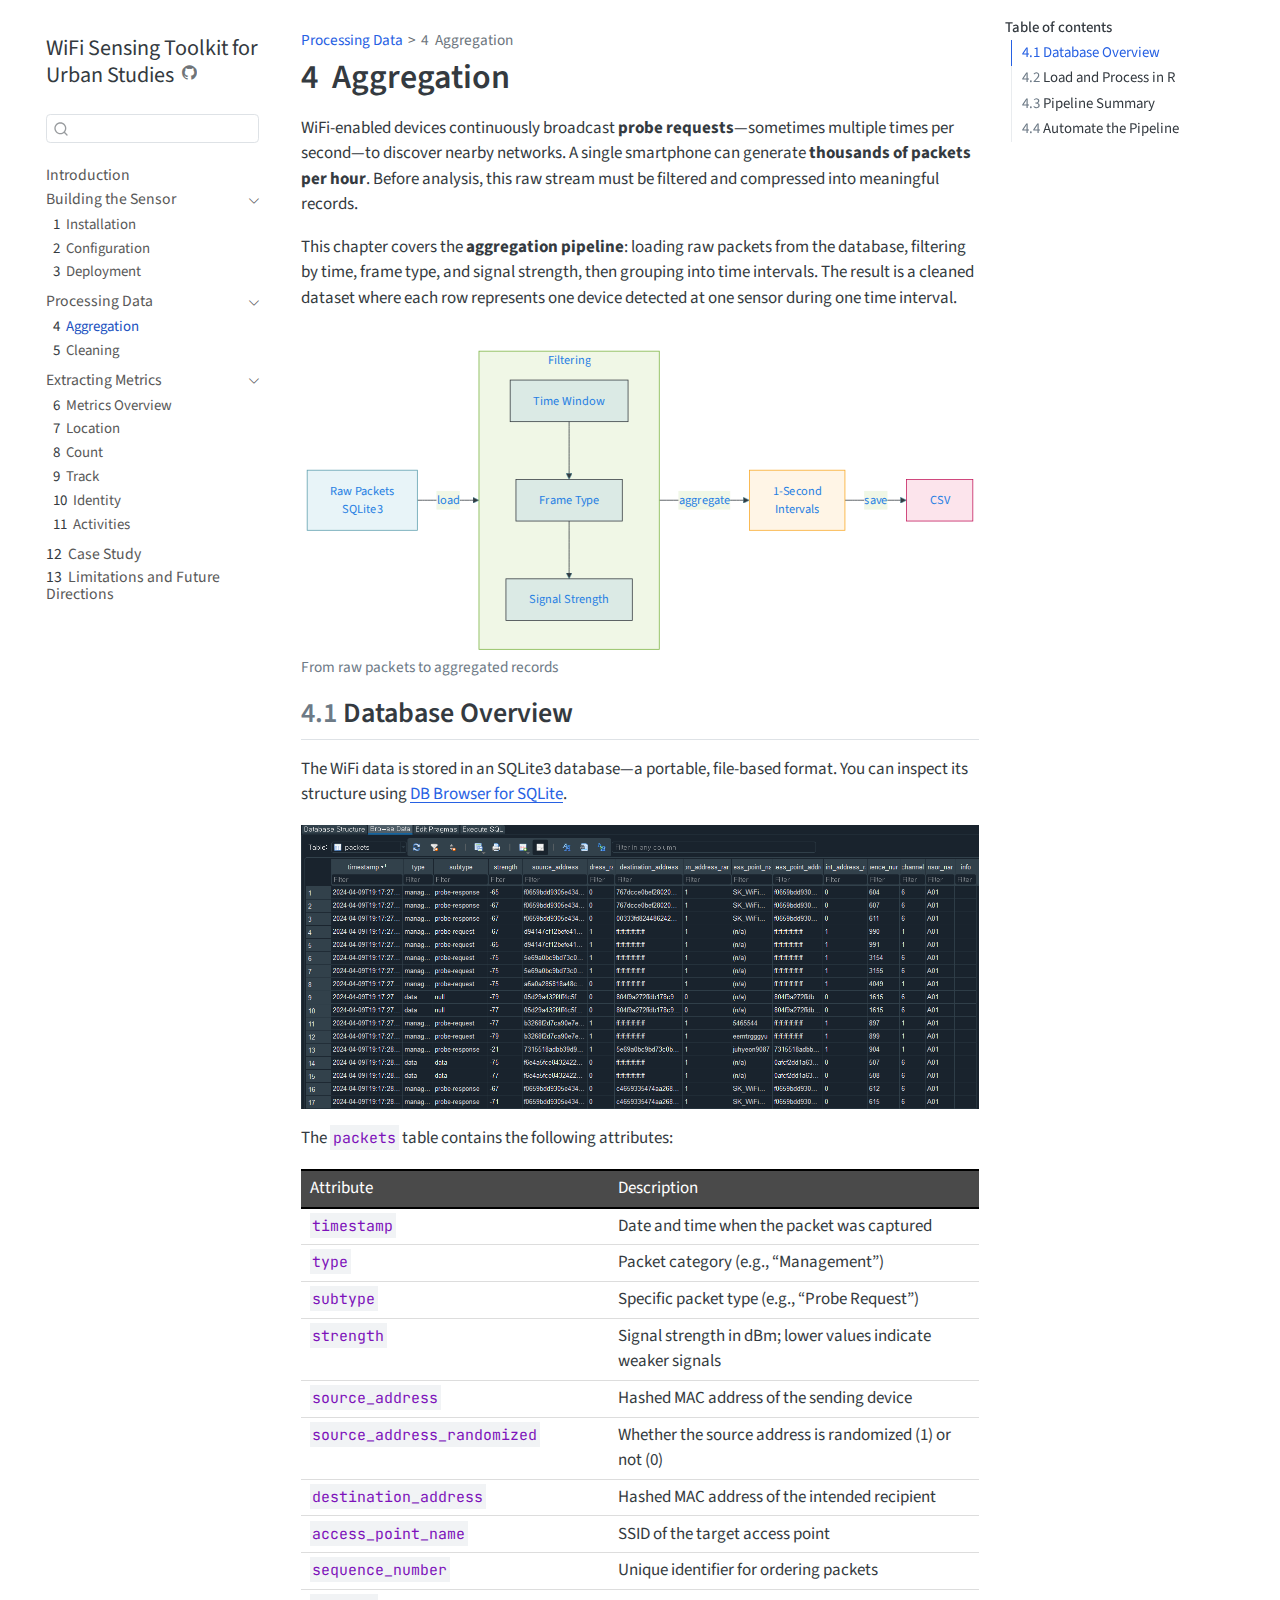
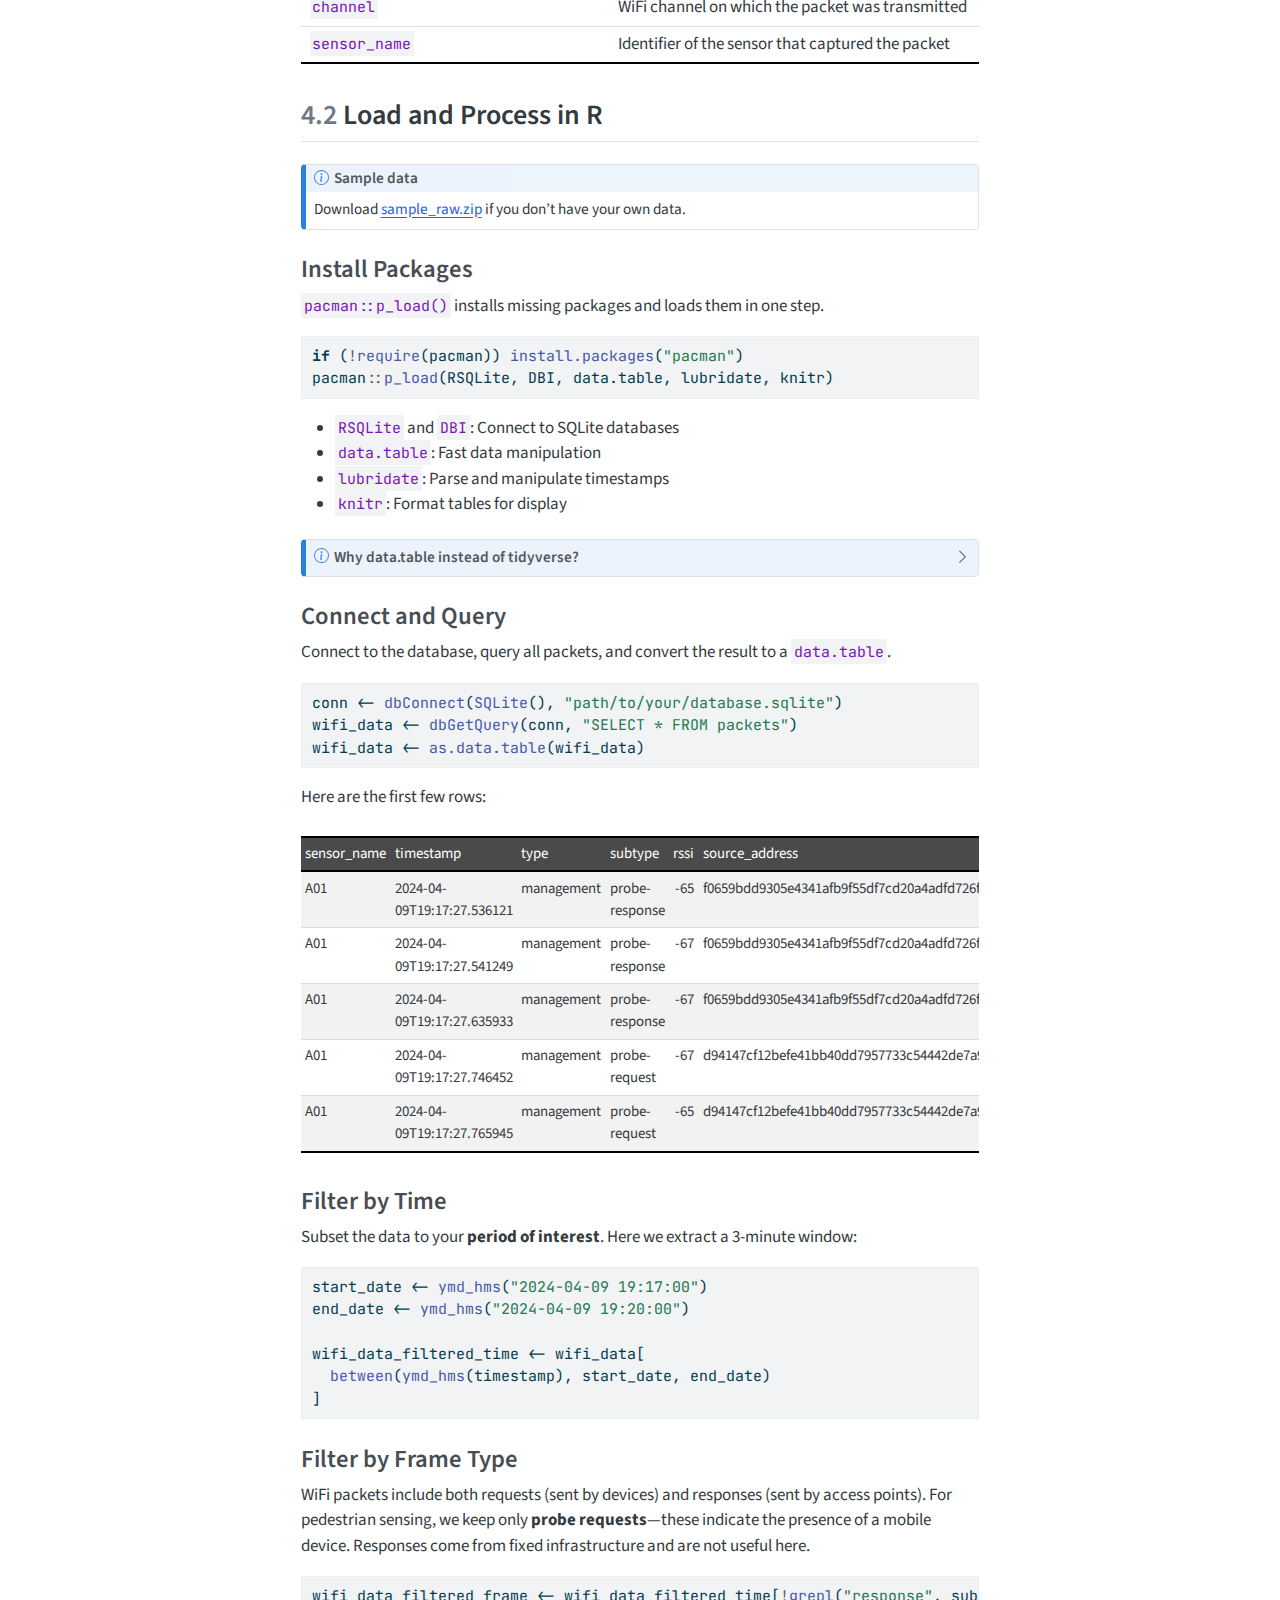
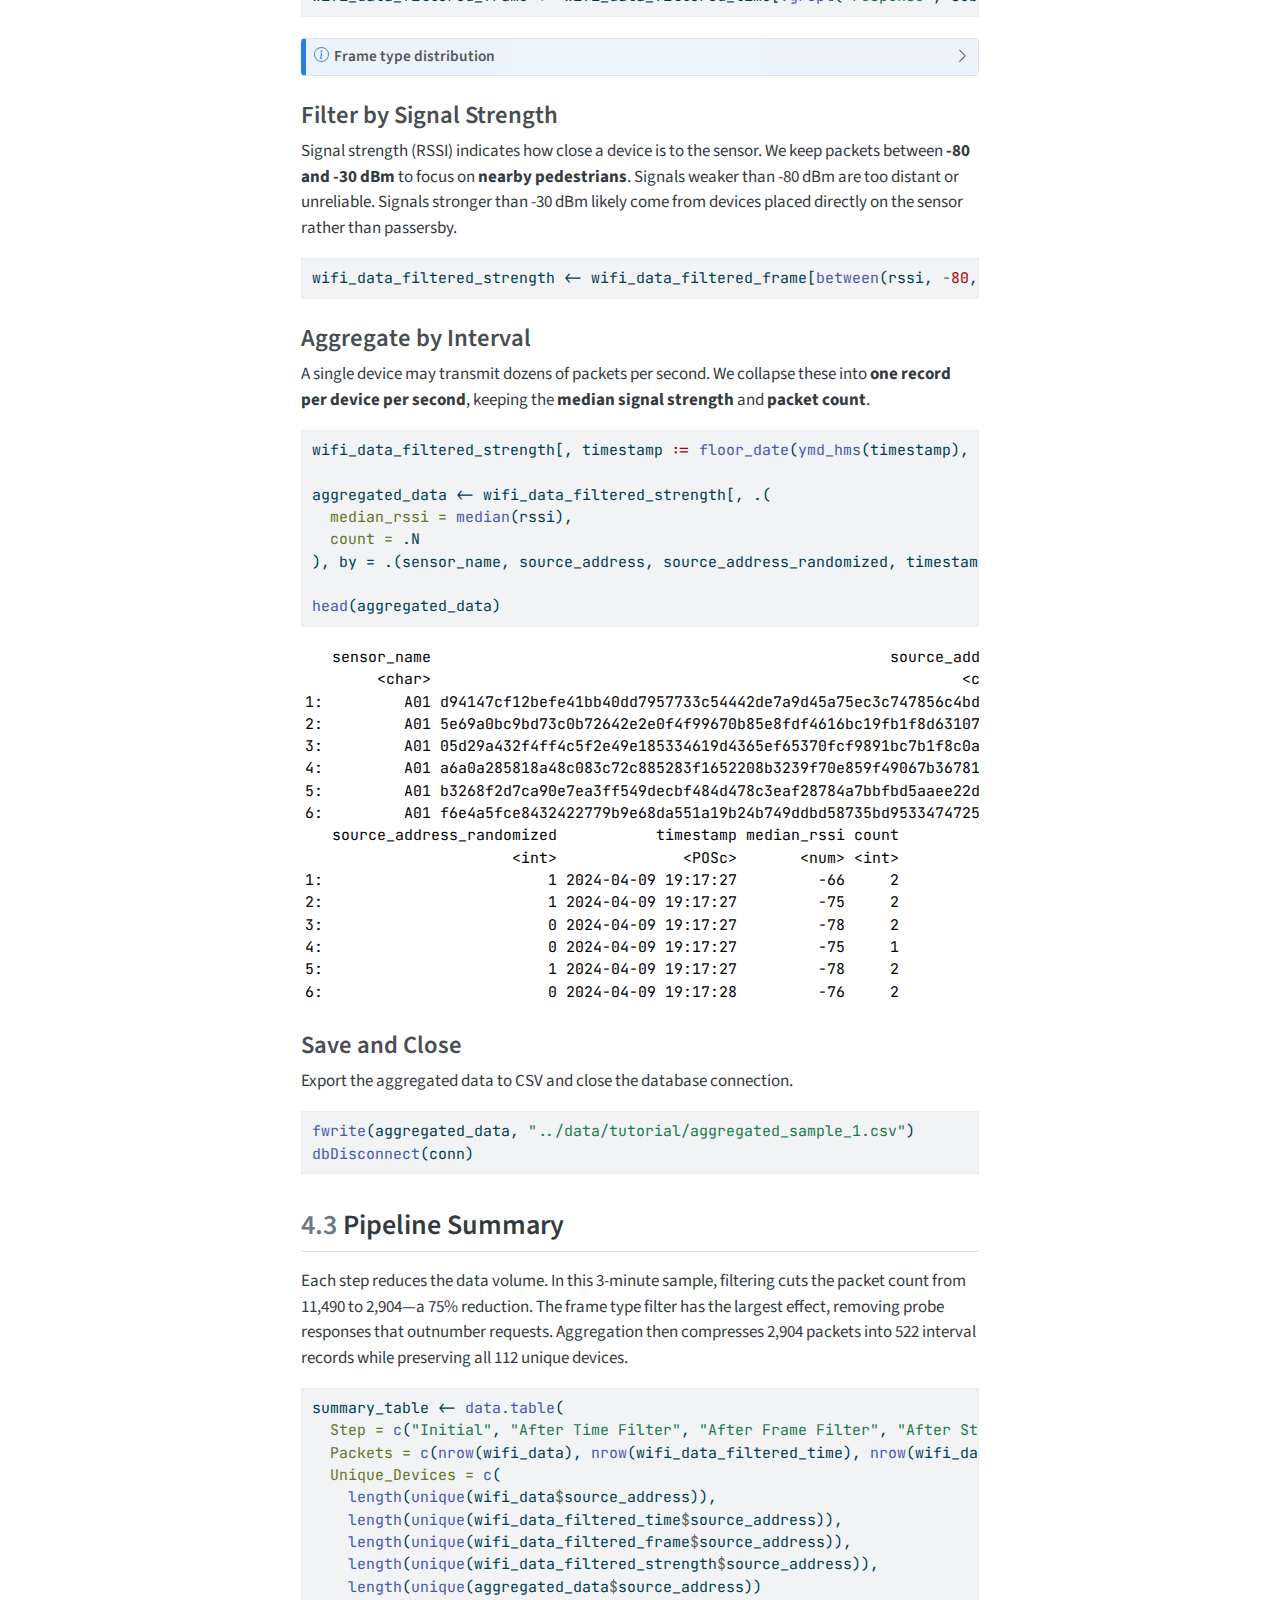
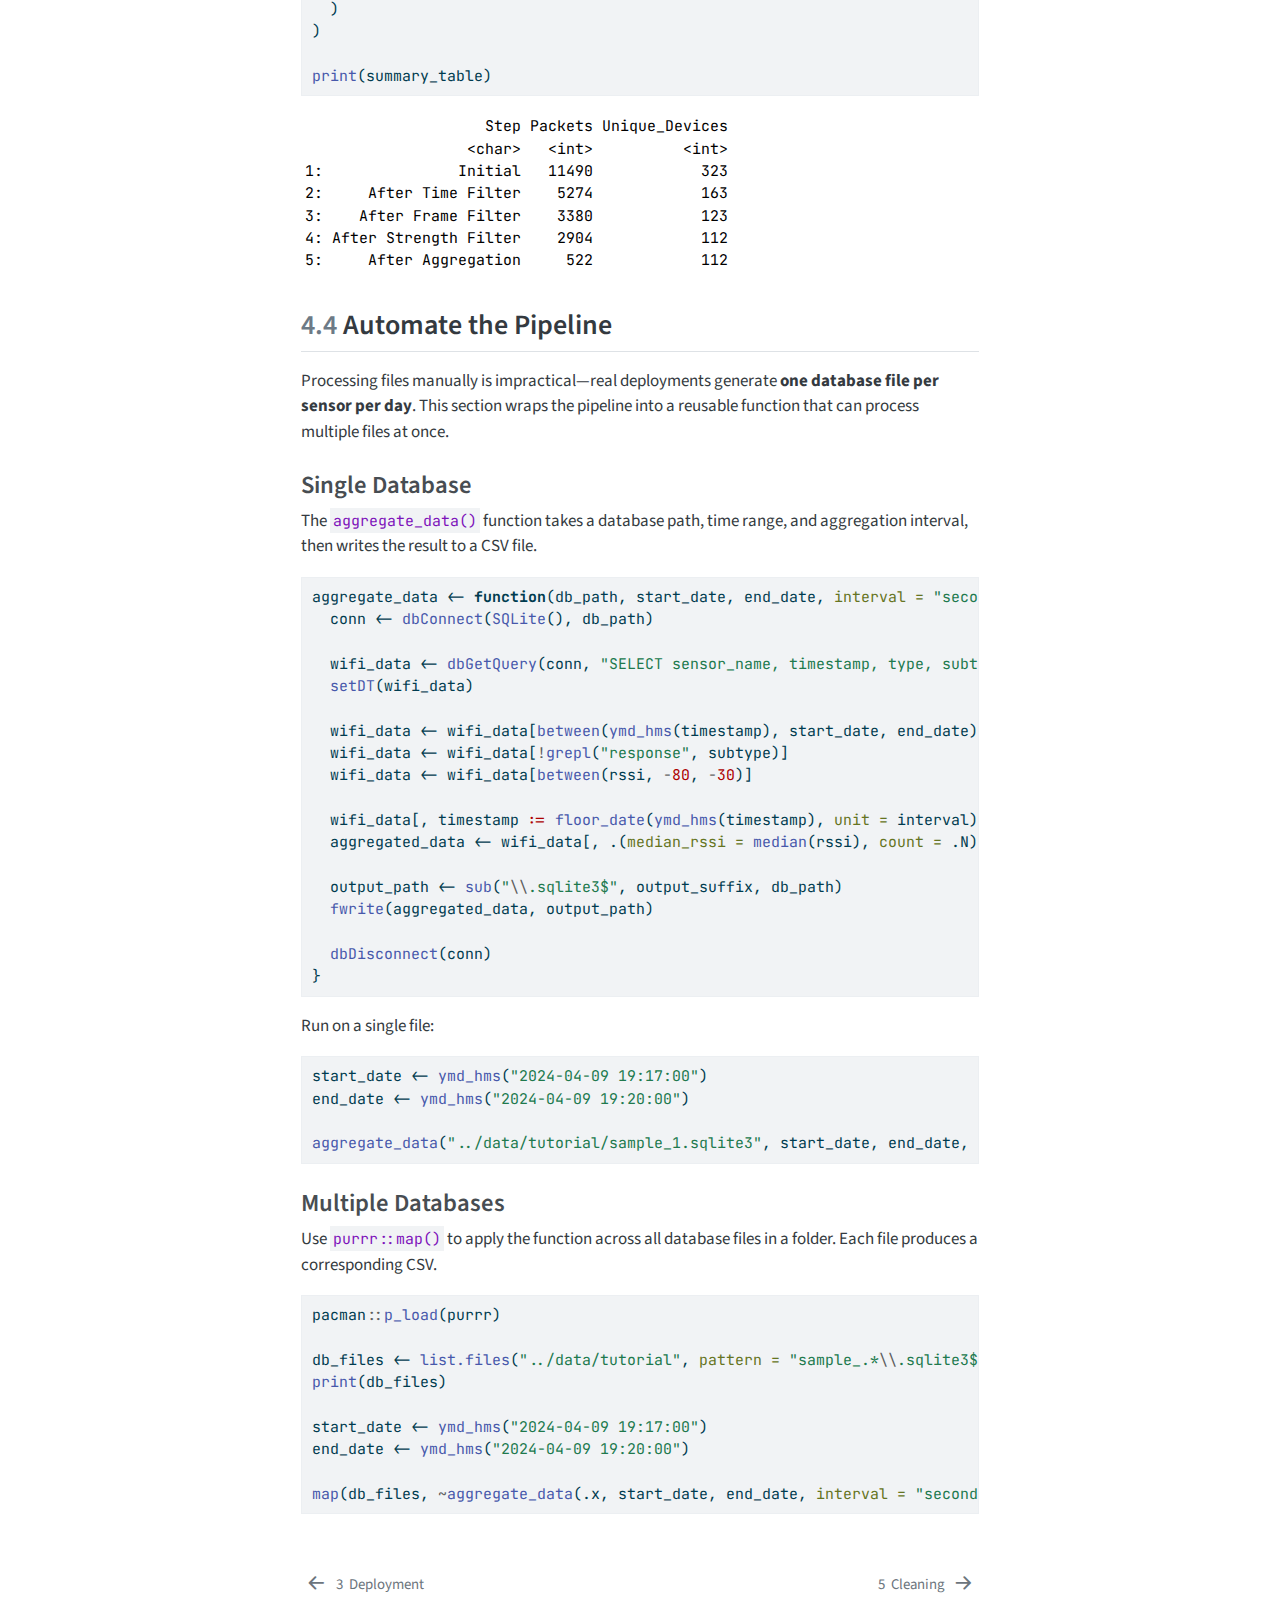
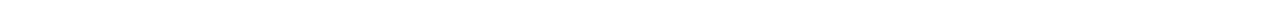
<file: docs/_book/3-1-aggregation.html>
<!DOCTYPE html>
<html xmlns="http://www.w3.org/1999/xhtml" lang="en" xml:lang="en"><head>

<meta charset="utf-8">
<meta name="generator" content="quarto-1.9.19">

<meta name="viewport" content="width=device-width, initial-scale=1.0, user-scalable=yes">


<title>4&nbsp; Aggregation – WiFi Sensing Toolkit for Urban Studies</title>
<style>
/* Default styles provided by pandoc.
** See https://pandoc.org/MANUAL.html#variables-for-html for config info.
*/
code{white-space: pre-wrap;}
span.smallcaps{font-variant: small-caps;}
div.columns{display: flex; gap: min(4vw, 1.5em);}
div.column{flex: auto; overflow-x: auto;}
div.hanging-indent{margin-left: 1.5em; text-indent: -1.5em;}
ul.task-list{list-style: none;}
ul.task-list li input[type="checkbox"] {
  width: 0.8em;
  margin: 0 0.8em 0.2em -1em; /* quarto-specific, see https://github.com/quarto-dev/quarto-cli/issues/4556 */ 
  vertical-align: middle;
}
/* CSS for syntax highlighting */
html { -webkit-text-size-adjust: 100%; }
pre > code.sourceCode { white-space: pre; position: relative; }
pre > code.sourceCode > span { display: inline-block; line-height: 1.25; }
pre > code.sourceCode > span:empty { height: 1.2em; }
.sourceCode { overflow: visible; }
code.sourceCode > span { color: inherit; text-decoration: inherit; }
div.sourceCode { margin: 1em 0; }
pre.sourceCode { margin: 0; }
@media screen {
div.sourceCode { overflow: auto; }
}
@media print {
pre > code.sourceCode { white-space: pre-wrap; }
pre > code.sourceCode > span { text-indent: -5em; padding-left: 5em; }
}
pre.numberSource code
  { counter-reset: source-line 0; }
pre.numberSource code > span
  { position: relative; left: -4em; counter-increment: source-line; }
pre.numberSource code > span > a:first-child::before
  { content: counter(source-line);
    position: relative; left: -1em; text-align: right; vertical-align: baseline;
    border: none; display: inline-block;
    -webkit-touch-callout: none; -webkit-user-select: none;
    -khtml-user-select: none; -moz-user-select: none;
    -ms-user-select: none; user-select: none;
    padding: 0 4px; width: 4em;
  }
pre.numberSource { margin-left: 3em;  padding-left: 4px; }
div.sourceCode
  {   }
@media screen {
pre > code.sourceCode > span > a:first-child::before { text-decoration: underline; }
}
</style>


<script src="site_libs/quarto-nav/quarto-nav.js"></script>
<script src="site_libs/clipboard/clipboard.min.js"></script>
<script src="site_libs/quarto-search/autocomplete.umd.js"></script>
<script src="site_libs/quarto-search/fuse.min.js"></script>
<script src="site_libs/quarto-search/quarto-search.js"></script>
<meta name="quarto:offset" content="./">
<link href="./3-2-cleaning.html" rel="next">
<link href="./2-3-deployment.html" rel="prev">
<script src="site_libs/quarto-html/quarto.js" type="module"></script>
<script src="site_libs/quarto-html/tabsets/tabsets.js" type="module"></script>
<script src="site_libs/quarto-html/axe/axe-check.js" type="module"></script>
<script src="site_libs/quarto-html/popper.min.js"></script>
<script src="site_libs/quarto-html/tippy.umd.min.js"></script>
<script src="site_libs/quarto-html/anchor.min.js"></script>
<link href="site_libs/quarto-html/tippy.css" rel="stylesheet">
<link href="site_libs/quarto-html/quarto-syntax-highlighting-3f61aac59b63c3a2d0e87c59ee7d0662.css" rel="stylesheet" id="quarto-text-highlighting-styles">
<script src="site_libs/bootstrap/bootstrap.min.js"></script>
<link href="site_libs/bootstrap/bootstrap-icons.css" rel="stylesheet">
<link href="site_libs/bootstrap/bootstrap-512f9892508816207213b4ac38e77790.min.css" rel="stylesheet" append-hash="true" id="quarto-bootstrap" data-mode="light">
<script id="quarto-search-options" type="application/json">{
  "location": "sidebar",
  "copy-button": false,
  "collapse-after": 3,
  "panel-placement": "start",
  "type": "textbox",
  "limit": 50,
  "keyboard-shortcut": [
    "f",
    "/",
    "s"
  ],
  "show-item-context": false,
  "language": {
    "search-no-results-text": "No results",
    "search-matching-documents-text": "matching documents",
    "search-copy-link-title": "Copy link to search",
    "search-hide-matches-text": "Hide additional matches",
    "search-more-match-text": "more match in this document",
    "search-more-matches-text": "more matches in this document",
    "search-clear-button-title": "Clear",
    "search-text-placeholder": "",
    "search-detached-cancel-button-title": "Cancel",
    "search-submit-button-title": "Submit",
    "search-label": "Search"
  }
}</script>
<script src="site_libs/quarto-diagram/mermaid.min.js"></script>
<script src="site_libs/quarto-diagram/mermaid-init.js"></script>
<link href="site_libs/quarto-diagram/mermaid.css" rel="stylesheet">


<link rel="stylesheet" href="custom.css">
</head>

<body class="nav-sidebar floating quarto-light">

<div id="quarto-search-results"></div>
  <header id="quarto-header" class="headroom fixed-top">
  <nav class="quarto-secondary-nav">
    <div class="container-fluid d-flex">
      <button type="button" class="quarto-btn-toggle btn" data-bs-toggle="collapse" role="button" data-bs-target=".quarto-sidebar-collapse-item" aria-controls="quarto-sidebar" aria-expanded="false" aria-label="Toggle sidebar navigation" onclick="if (window.quartoToggleHeadroom) { window.quartoToggleHeadroom(); }">
        <i class="bi bi-layout-text-sidebar-reverse"></i>
      </button>
        <nav class="quarto-page-breadcrumbs" aria-label="breadcrumb"><ol class="breadcrumb"><li class="breadcrumb-item"><a href="./3-1-aggregation.html">Processing Data</a></li><li class="breadcrumb-item"><a href="./3-1-aggregation.html"><span class="chapter-number">4</span>&nbsp; <span class="chapter-title">Aggregation</span></a></li></ol></nav>
        <a class="flex-grow-1" role="navigation" data-bs-toggle="collapse" data-bs-target=".quarto-sidebar-collapse-item" aria-controls="quarto-sidebar" aria-expanded="false" aria-label="Toggle sidebar navigation" onclick="if (window.quartoToggleHeadroom) { window.quartoToggleHeadroom(); }">      
        </a>
      <button type="button" class="btn quarto-search-button" aria-label="Search" onclick="window.quartoOpenSearch();">
        <i class="bi bi-search"></i>
      </button>
    </div>
  </nav>
</header>
<!-- content -->
<div id="quarto-content" class="quarto-container page-columns page-rows-contents page-layout-article">
<!-- sidebar -->
  <nav id="quarto-sidebar" class="sidebar collapse collapse-horizontal quarto-sidebar-collapse-item sidebar-navigation floating overflow-auto">
    <div class="pt-lg-2 mt-2 text-left sidebar-header">
    <div class="sidebar-title mb-0 py-0">
      <a href="./">WiFi Sensing Toolkit for Urban Studies</a> 
        <div class="sidebar-tools-main">
    <a href="https://github.com/urbanjuhyeon/wifi-sensing-for-urban-studies/" title="Source Code" class="quarto-navigation-tool px-1" aria-label="Source Code"><i class="bi bi-github"></i></a>
</div>
    </div>
      </div>
        <div class="mt-2 flex-shrink-0 align-items-center">
        <div class="sidebar-search">
        <div id="quarto-search" class="" title="Search"></div>
        </div>
        </div>
    <div class="sidebar-menu-container"> 
    <ul class="list-unstyled mt-1">
        <li class="sidebar-item">
  <div class="sidebar-item-container"> 
  <a href="./index.html" class="sidebar-item-text sidebar-link">
 <span class="menu-text">Introduction</span></a>
  </div>
</li>
        <li class="sidebar-item sidebar-item-section">
      <div class="sidebar-item-container"> 
            <a class="sidebar-item-text sidebar-link text-start" data-bs-toggle="collapse" data-bs-target="#quarto-sidebar-section-1" role="navigation" aria-expanded="true">
 <span class="menu-text">Building the Sensor</span></a>
          <a class="sidebar-item-toggle text-start" data-bs-toggle="collapse" data-bs-target="#quarto-sidebar-section-1" role="navigation" aria-expanded="true" aria-label="Toggle section">
            <i class="bi bi-chevron-right ms-2"></i>
          </a> 
      </div>
      <ul id="quarto-sidebar-section-1" class="collapse list-unstyled sidebar-section depth1 show">  
          <li class="sidebar-item">
  <div class="sidebar-item-container"> 
  <a href="./2-1-installation.html" class="sidebar-item-text sidebar-link">
 <span class="menu-text"><span class="chapter-number">1</span>&nbsp; <span class="chapter-title">Installation</span></span></a>
  </div>
</li>
          <li class="sidebar-item">
  <div class="sidebar-item-container"> 
  <a href="./2-2-configuration.html" class="sidebar-item-text sidebar-link">
 <span class="menu-text"><span class="chapter-number">2</span>&nbsp; <span class="chapter-title">Configuration</span></span></a>
  </div>
</li>
          <li class="sidebar-item">
  <div class="sidebar-item-container"> 
  <a href="./2-3-deployment.html" class="sidebar-item-text sidebar-link">
 <span class="menu-text"><span class="chapter-number">3</span>&nbsp; <span class="chapter-title">Deployment</span></span></a>
  </div>
</li>
      </ul>
  </li>
        <li class="sidebar-item sidebar-item-section">
      <div class="sidebar-item-container"> 
            <a class="sidebar-item-text sidebar-link text-start" data-bs-toggle="collapse" data-bs-target="#quarto-sidebar-section-2" role="navigation" aria-expanded="true">
 <span class="menu-text">Processing Data</span></a>
          <a class="sidebar-item-toggle text-start" data-bs-toggle="collapse" data-bs-target="#quarto-sidebar-section-2" role="navigation" aria-expanded="true" aria-label="Toggle section">
            <i class="bi bi-chevron-right ms-2"></i>
          </a> 
      </div>
      <ul id="quarto-sidebar-section-2" class="collapse list-unstyled sidebar-section depth1 show">  
          <li class="sidebar-item">
  <div class="sidebar-item-container"> 
  <a href="./3-1-aggregation.html" class="sidebar-item-text sidebar-link active">
 <span class="menu-text"><span class="chapter-number">4</span>&nbsp; <span class="chapter-title">Aggregation</span></span></a>
  </div>
</li>
          <li class="sidebar-item">
  <div class="sidebar-item-container"> 
  <a href="./3-2-cleaning.html" class="sidebar-item-text sidebar-link">
 <span class="menu-text"><span class="chapter-number">5</span>&nbsp; <span class="chapter-title">Cleaning</span></span></a>
  </div>
</li>
      </ul>
  </li>
        <li class="sidebar-item sidebar-item-section">
      <div class="sidebar-item-container"> 
            <a class="sidebar-item-text sidebar-link text-start" data-bs-toggle="collapse" data-bs-target="#quarto-sidebar-section-3" role="navigation" aria-expanded="true">
 <span class="menu-text">Extracting Metrics</span></a>
          <a class="sidebar-item-toggle text-start" data-bs-toggle="collapse" data-bs-target="#quarto-sidebar-section-3" role="navigation" aria-expanded="true" aria-label="Toggle section">
            <i class="bi bi-chevron-right ms-2"></i>
          </a> 
      </div>
      <ul id="quarto-sidebar-section-3" class="collapse list-unstyled sidebar-section depth1 show">  
          <li class="sidebar-item">
  <div class="sidebar-item-container"> 
  <a href="./4-1-overview.html" class="sidebar-item-text sidebar-link">
 <span class="menu-text"><span class="chapter-number">6</span>&nbsp; <span class="chapter-title">Metrics Overview</span></span></a>
  </div>
</li>
          <li class="sidebar-item">
  <div class="sidebar-item-container"> 
  <a href="./4-2-location.html" class="sidebar-item-text sidebar-link">
 <span class="menu-text"><span class="chapter-number">7</span>&nbsp; <span class="chapter-title">Location</span></span></a>
  </div>
</li>
          <li class="sidebar-item">
  <div class="sidebar-item-container"> 
  <a href="./4-3-count.html" class="sidebar-item-text sidebar-link">
 <span class="menu-text"><span class="chapter-number">8</span>&nbsp; <span class="chapter-title">Count</span></span></a>
  </div>
</li>
          <li class="sidebar-item">
  <div class="sidebar-item-container"> 
  <a href="./4-4-track.html" class="sidebar-item-text sidebar-link">
 <span class="menu-text"><span class="chapter-number">9</span>&nbsp; <span class="chapter-title">Track</span></span></a>
  </div>
</li>
          <li class="sidebar-item">
  <div class="sidebar-item-container"> 
  <a href="./4-5-identity.html" class="sidebar-item-text sidebar-link">
 <span class="menu-text"><span class="chapter-number">10</span>&nbsp; <span class="chapter-title">Identity</span></span></a>
  </div>
</li>
          <li class="sidebar-item">
  <div class="sidebar-item-container"> 
  <a href="./4-6-activities.html" class="sidebar-item-text sidebar-link">
 <span class="menu-text"><span class="chapter-number">11</span>&nbsp; <span class="chapter-title">Activities</span></span></a>
  </div>
</li>
      </ul>
  </li>
        <li class="sidebar-item">
  <div class="sidebar-item-container"> 
  <a href="./5-casestudy.html" class="sidebar-item-text sidebar-link">
 <span class="menu-text"><span class="chapter-number">12</span>&nbsp; <span class="chapter-title">Case Study</span></span></a>
  </div>
</li>
        <li class="sidebar-item">
  <div class="sidebar-item-container"> 
  <a href="./6-conclusion.html" class="sidebar-item-text sidebar-link">
 <span class="menu-text"><span class="chapter-number">13</span>&nbsp; <span class="chapter-title">Limitations and Future Directions</span></span></a>
  </div>
</li>
    </ul>
    </div>
</nav>
<div id="quarto-sidebar-glass" class="quarto-sidebar-collapse-item" data-bs-toggle="collapse" data-bs-target=".quarto-sidebar-collapse-item"></div>
<!-- margin-sidebar -->
    <div id="quarto-margin-sidebar" class="sidebar margin-sidebar">
        <nav id="TOC" role="doc-toc" class="toc-active">
    <h2 id="toc-title">Table of contents</h2>
   
  <ul>
  <li><a href="#database-overview" id="toc-database-overview" class="nav-link active" data-scroll-target="#database-overview"><span class="header-section-number">4.1</span> Database Overview</a></li>
  <li><a href="#load-and-process-in-r" id="toc-load-and-process-in-r" class="nav-link" data-scroll-target="#load-and-process-in-r"><span class="header-section-number">4.2</span> Load and Process in R</a>
  <ul class="collapse">
  <li><a href="#install-packages" id="toc-install-packages" class="nav-link" data-scroll-target="#install-packages">Install Packages</a></li>
  <li><a href="#connect-and-query" id="toc-connect-and-query" class="nav-link" data-scroll-target="#connect-and-query">Connect and Query</a></li>
  <li><a href="#filter-by-time" id="toc-filter-by-time" class="nav-link" data-scroll-target="#filter-by-time">Filter by Time</a></li>
  <li><a href="#filter-by-frame-type" id="toc-filter-by-frame-type" class="nav-link" data-scroll-target="#filter-by-frame-type">Filter by Frame Type</a></li>
  <li><a href="#filter-by-signal-strength" id="toc-filter-by-signal-strength" class="nav-link" data-scroll-target="#filter-by-signal-strength">Filter by Signal Strength</a></li>
  <li><a href="#aggregate-by-interval" id="toc-aggregate-by-interval" class="nav-link" data-scroll-target="#aggregate-by-interval">Aggregate by Interval</a></li>
  <li><a href="#save-and-close" id="toc-save-and-close" class="nav-link" data-scroll-target="#save-and-close">Save and Close</a></li>
  </ul></li>
  <li><a href="#pipeline-summary" id="toc-pipeline-summary" class="nav-link" data-scroll-target="#pipeline-summary"><span class="header-section-number">4.3</span> Pipeline Summary</a></li>
  <li><a href="#automate-the-pipeline" id="toc-automate-the-pipeline" class="nav-link" data-scroll-target="#automate-the-pipeline"><span class="header-section-number">4.4</span> Automate the Pipeline</a>
  <ul class="collapse">
  <li><a href="#single-database" id="toc-single-database" class="nav-link" data-scroll-target="#single-database">Single Database</a></li>
  <li><a href="#multiple-databases" id="toc-multiple-databases" class="nav-link" data-scroll-target="#multiple-databases">Multiple Databases</a></li>
  </ul></li>
  </ul>
</nav>
    </div>
<!-- main -->
<main class="content" id="quarto-document-content">

<header id="title-block-header" class="quarto-title-block default"><nav class="quarto-page-breadcrumbs quarto-title-breadcrumbs d-none d-lg-block" aria-label="breadcrumb"><ol class="breadcrumb"><li class="breadcrumb-item"><a href="./3-1-aggregation.html">Processing Data</a></li><li class="breadcrumb-item"><a href="./3-1-aggregation.html"><span class="chapter-number">4</span>&nbsp; <span class="chapter-title">Aggregation</span></a></li></ol></nav>
<div class="quarto-title">
<h1 class="title"><span class="chapter-number">4</span>&nbsp; <span class="chapter-title">Aggregation</span></h1>
</div>



<div class="quarto-title-meta">

    
  
    
  </div>
  


</header>


<p>WiFi-enabled devices continuously broadcast <strong>probe requests</strong>—sometimes multiple times per second—to discover nearby networks. A single smartphone can generate <strong>thousands of packets per hour</strong>. Before analysis, this raw stream must be filtered and compressed into meaningful records.</p>
<p>This chapter covers the <strong>aggregation pipeline</strong>: loading raw packets from the database, filtering by time, frame type, and signal strength, then grouping into time intervals. The result is a cleaned dataset where each row represents one device detected at one sensor during one time interval.</p>
<div class="cell" data-layout-align="center">
<div class="cell-output-display">
<div>
<p></p><figure class="figure"><p></p>
<div>
<pre class="mermaid mermaid-js">%%{init: {'theme': 'base', 'themeVariables': { 'primaryColor': '#e8f4f8', 'primaryTextColor': '#1a1a1a', 'primaryBorderColor': '#5c9ead', 'lineColor': '#5c9ead', 'secondaryColor': '#f0f7e6', 'tertiaryColor': '#fff5e6'}}}%%
flowchart LR
    A[Raw Packets&lt;br/&gt;SQLite3] --&gt;|load| B[Filter]

    subgraph B[Filtering]
        direction TB
        F1[Time Window] --&gt; F2[Frame Type] --&gt; F3[Signal Strength]
    end

    B --&gt;|aggregate| C[1-Second&lt;br/&gt;Intervals]
    C --&gt;|save| D[CSV]

    style A fill:#e8f4f8,stroke:#5c9ead
    style B fill:#f0f7e6,stroke:#7cb342
    style C fill:#fff5e6,stroke:#f9a825
    style D fill:#fce4ec,stroke:#c2185b
</pre>
</div>
<p></p><figcaption> From raw packets to aggregated records</figcaption> </figure><p></p>
</div>
</div>
</div>
<section id="database-overview" class="level2" data-number="4.1">
<h2 data-number="4.1" class="anchored" data-anchor-id="database-overview"><span class="header-section-number">4.1</span> Database Overview</h2>
<p>The WiFi data is stored in an SQLite3 database—a portable, file-based format. You can inspect its structure using <a href="https://sqlitebrowser.org/">DB Browser for SQLite</a>.</p>
<p><img src="materials/ch3/sqlite3_browser.png" class="img-fluid"></p>
<p>The <code>packets</code> table contains the following attributes:</p>
<table class="caption-top table">
<colgroup>
<col style="width: 45%">
<col style="width: 54%">
</colgroup>
<thead>
<tr class="header">
<th>Attribute</th>
<th>Description</th>
</tr>
</thead>
<tbody>
<tr class="odd">
<td><code>timestamp</code></td>
<td>Date and time when the packet was captured</td>
</tr>
<tr class="even">
<td><code>type</code></td>
<td>Packet category (e.g., “Management”)</td>
</tr>
<tr class="odd">
<td><code>subtype</code></td>
<td>Specific packet type (e.g., “Probe Request”)</td>
</tr>
<tr class="even">
<td><code>strength</code></td>
<td>Signal strength in dBm; lower values indicate weaker signals</td>
</tr>
<tr class="odd">
<td><code>source_address</code></td>
<td>Hashed MAC address of the sending device</td>
</tr>
<tr class="even">
<td><code>source_address_randomized</code></td>
<td>Whether the source address is randomized (1) or not (0)</td>
</tr>
<tr class="odd">
<td><code>destination_address</code></td>
<td>Hashed MAC address of the intended recipient</td>
</tr>
<tr class="even">
<td><code>access_point_name</code></td>
<td>SSID of the target access point</td>
</tr>
<tr class="odd">
<td><code>sequence_number</code></td>
<td>Unique identifier for ordering packets</td>
</tr>
<tr class="even">
<td><code>channel</code></td>
<td>WiFi channel on which the packet was transmitted</td>
</tr>
<tr class="odd">
<td><code>sensor_name</code></td>
<td>Identifier of the sensor that captured the packet</td>
</tr>
</tbody>
</table>
</section>
<section id="load-and-process-in-r" class="level2" data-number="4.2">
<h2 data-number="4.2" class="anchored" data-anchor-id="load-and-process-in-r"><span class="header-section-number">4.2</span> Load and Process in R</h2>
<div class="callout callout-style-default callout-note callout-titled" title="Sample data">
<div class="callout-header d-flex align-content-center">
<div class="callout-icon-container">
<i class="callout-icon"></i>
</div>
<div class="callout-title-container flex-fill">
<span class="screen-reader-only">Note</span>Sample data
</div>
</div>
<div class="callout-body-container callout-body">
<p>Download <a href="../data/tutorial/sample_raw.zip">sample_raw.zip</a> if you don’t have your own data.</p>
</div>
</div>
<section id="install-packages" class="level3">
<h3 class="anchored" data-anchor-id="install-packages">Install Packages</h3>
<p><code>pacman::p_load()</code> installs missing packages and loads them in one step.</p>
<div class="cell">
<div class="code-copy-outer-scaffold"><div class="sourceCode cell-code" id="cb1"><pre class="sourceCode r code-with-copy"><code class="sourceCode r"><span id="cb1-1"><a href="#cb1-1" aria-hidden="true" tabindex="-1"></a><span class="cf">if</span> (<span class="sc">!</span><span class="fu">require</span>(pacman)) <span class="fu">install.packages</span>(<span class="st">"pacman"</span>)</span>
<span id="cb1-2"><a href="#cb1-2" aria-hidden="true" tabindex="-1"></a>pacman<span class="sc">::</span><span class="fu">p_load</span>(RSQLite, DBI, data.table, lubridate, knitr)</span></code></pre></div><button title="Copy to Clipboard" class="code-copy-button"><i class="bi"></i></button></div>
</div>
<ul>
<li><code>RSQLite</code> and <code>DBI</code>: Connect to SQLite databases</li>
<li><code>data.table</code>: Fast data manipulation</li>
<li><code>lubridate</code>: Parse and manipulate timestamps</li>
<li><code>knitr</code>: Format tables for display</li>
</ul>
<div class="callout callout-style-default callout-note callout-titled">
<div class="callout-header d-flex align-content-center collapsed" data-bs-toggle="collapse" data-bs-target=".callout-2-contents" aria-controls="callout-2" aria-expanded="false" aria-label="Toggle callout">
<div class="callout-icon-container">
<i class="callout-icon"></i>
</div>
<div class="callout-title-container flex-fill">
<span class="screen-reader-only">Note</span>Why data.table instead of tidyverse?
</div>
<div class="callout-btn-toggle d-inline-block border-0 py-1 ps-1 pe-0 float-end"><i class="callout-toggle"></i></div>
</div>
<div id="callout-2" class="callout-2-contents callout-collapse collapse">
<div class="callout-body-container callout-body">
<p>Raw WiFi data often contains millions of rows. <code>data.table</code> is significantly faster and more memory-efficient than <code>dplyr</code> for large datasets, making it the preferred choice for this workflow.</p>
</div>
</div>
</div>
</section>
<section id="connect-and-query" class="level3">
<h3 class="anchored" data-anchor-id="connect-and-query">Connect and Query</h3>
<p>Connect to the database, query all packets, and convert the result to a <code>data.table</code>.</p>
<div class="cell">
<div class="code-copy-outer-scaffold"><div class="sourceCode cell-code" id="cb2"><pre class="sourceCode r code-with-copy"><code class="sourceCode r"><span id="cb2-1"><a href="#cb2-1" aria-hidden="true" tabindex="-1"></a>conn <span class="ot">&lt;-</span> <span class="fu">dbConnect</span>(<span class="fu">SQLite</span>(), <span class="st">"path/to/your/database.sqlite"</span>)</span>
<span id="cb2-2"><a href="#cb2-2" aria-hidden="true" tabindex="-1"></a>wifi_data <span class="ot">&lt;-</span> <span class="fu">dbGetQuery</span>(conn, <span class="st">"SELECT * FROM packets"</span>)</span>
<span id="cb2-3"><a href="#cb2-3" aria-hidden="true" tabindex="-1"></a>wifi_data <span class="ot">&lt;-</span> <span class="fu">as.data.table</span>(wifi_data)</span></code></pre></div><button title="Copy to Clipboard" class="code-copy-button"><i class="bi"></i></button></div>
</div>
<p>Here are the first few rows:</p>
<div class="cell">
<div class="cell-output-display">
<table class="caption-top table table-sm table-striped small">
<colgroup>
<col style="width: 7%">
<col style="width: 16%">
<col style="width: 6%">
<col style="width: 9%">
<col style="width: 3%">
<col style="width: 40%">
<col style="width: 16%">
</colgroup>
<thead>
<tr class="header">
<th style="text-align: left;">sensor_name</th>
<th style="text-align: left;">timestamp</th>
<th style="text-align: left;">type</th>
<th style="text-align: left;">subtype</th>
<th style="text-align: right;">rssi</th>
<th style="text-align: left;">source_address</th>
<th style="text-align: right;">source_address_randomized</th>
</tr>
</thead>
<tbody>
<tr class="odd">
<td style="text-align: left;">A01</td>
<td style="text-align: left;">2024-04-09T19:17:27.536121</td>
<td style="text-align: left;">management</td>
<td style="text-align: left;">probe-response</td>
<td style="text-align: right;">-65</td>
<td style="text-align: left;">f0659bdd9305e4341afb9f55df7cd20a4adfd726f83a33c3857281dfa3de8575</td>
<td style="text-align: right;">0</td>
</tr>
<tr class="even">
<td style="text-align: left;">A01</td>
<td style="text-align: left;">2024-04-09T19:17:27.541249</td>
<td style="text-align: left;">management</td>
<td style="text-align: left;">probe-response</td>
<td style="text-align: right;">-67</td>
<td style="text-align: left;">f0659bdd9305e4341afb9f55df7cd20a4adfd726f83a33c3857281dfa3de8575</td>
<td style="text-align: right;">0</td>
</tr>
<tr class="odd">
<td style="text-align: left;">A01</td>
<td style="text-align: left;">2024-04-09T19:17:27.635933</td>
<td style="text-align: left;">management</td>
<td style="text-align: left;">probe-response</td>
<td style="text-align: right;">-67</td>
<td style="text-align: left;">f0659bdd9305e4341afb9f55df7cd20a4adfd726f83a33c3857281dfa3de8575</td>
<td style="text-align: right;">0</td>
</tr>
<tr class="even">
<td style="text-align: left;">A01</td>
<td style="text-align: left;">2024-04-09T19:17:27.746452</td>
<td style="text-align: left;">management</td>
<td style="text-align: left;">probe-request</td>
<td style="text-align: right;">-67</td>
<td style="text-align: left;">d94147cf12befe41bb40dd7957733c54442de7a9d45a75ec3c747856c4bdc129</td>
<td style="text-align: right;">1</td>
</tr>
<tr class="odd">
<td style="text-align: left;">A01</td>
<td style="text-align: left;">2024-04-09T19:17:27.765945</td>
<td style="text-align: left;">management</td>
<td style="text-align: left;">probe-request</td>
<td style="text-align: right;">-65</td>
<td style="text-align: left;">d94147cf12befe41bb40dd7957733c54442de7a9d45a75ec3c747856c4bdc129</td>
<td style="text-align: right;">1</td>
</tr>
</tbody>
</table>
</div>
</div>
</section>
<section id="filter-by-time" class="level3">
<h3 class="anchored" data-anchor-id="filter-by-time">Filter by Time</h3>
<p>Subset the data to your <strong>period of interest</strong>. Here we extract a 3-minute window:</p>
<div class="cell">
<div class="code-copy-outer-scaffold"><div class="sourceCode cell-code" id="cb3"><pre class="sourceCode r code-with-copy"><code class="sourceCode r"><span id="cb3-1"><a href="#cb3-1" aria-hidden="true" tabindex="-1"></a>start_date <span class="ot">&lt;-</span> <span class="fu">ymd_hms</span>(<span class="st">"2024-04-09 19:17:00"</span>)</span>
<span id="cb3-2"><a href="#cb3-2" aria-hidden="true" tabindex="-1"></a>end_date <span class="ot">&lt;-</span> <span class="fu">ymd_hms</span>(<span class="st">"2024-04-09 19:20:00"</span>)</span>
<span id="cb3-3"><a href="#cb3-3" aria-hidden="true" tabindex="-1"></a></span>
<span id="cb3-4"><a href="#cb3-4" aria-hidden="true" tabindex="-1"></a>wifi_data_filtered_time <span class="ot">&lt;-</span> wifi_data[</span>
<span id="cb3-5"><a href="#cb3-5" aria-hidden="true" tabindex="-1"></a>  <span class="fu">between</span>(<span class="fu">ymd_hms</span>(timestamp), start_date, end_date)</span>
<span id="cb3-6"><a href="#cb3-6" aria-hidden="true" tabindex="-1"></a>]</span></code></pre></div><button title="Copy to Clipboard" class="code-copy-button"><i class="bi"></i></button></div>
</div>
</section>
<section id="filter-by-frame-type" class="level3">
<h3 class="anchored" data-anchor-id="filter-by-frame-type">Filter by Frame Type</h3>
<p>WiFi packets include both requests (sent by devices) and responses (sent by access points). For pedestrian sensing, we keep only <strong>probe requests</strong>—these indicate the presence of a mobile device. Responses come from fixed infrastructure and are not useful here.</p>
<div class="cell">
<div class="code-copy-outer-scaffold"><div class="sourceCode cell-code" id="cb4"><pre class="sourceCode r code-with-copy"><code class="sourceCode r"><span id="cb4-1"><a href="#cb4-1" aria-hidden="true" tabindex="-1"></a>wifi_data_filtered_frame <span class="ot">&lt;-</span> wifi_data_filtered_time[<span class="sc">!</span><span class="fu">grepl</span>(<span class="st">"response"</span>, subtype)]</span></code></pre></div><button title="Copy to Clipboard" class="code-copy-button"><i class="bi"></i></button></div>
</div>
<div class="callout callout-style-default callout-note callout-titled">
<div class="callout-header d-flex align-content-center collapsed" data-bs-toggle="collapse" data-bs-target=".callout-3-contents" aria-controls="callout-3" aria-expanded="false" aria-label="Toggle callout">
<div class="callout-icon-container">
<i class="callout-icon"></i>
</div>
<div class="callout-title-container flex-fill">
<span class="screen-reader-only">Note</span>Frame type distribution
</div>
<div class="callout-btn-toggle d-inline-block border-0 py-1 ps-1 pe-0 float-end"><i class="callout-toggle"></i></div>
</div>
<div id="callout-3" class="callout-3-contents callout-collapse collapse">
<div class="callout-body-container callout-body">
<p>Probe requests are a small fraction of all WiFi traffic. The table below shows frame type distribution from a month-long campus deployment—probe requests account for only 2.6% of packets, while responses and data frames dominate:</p>
<table class="caption-top table">
<thead>
<tr class="header">
<th>Type</th>
<th>Subtype</th>
<th>Count</th>
<th>Proportion</th>
</tr>
</thead>
<tbody>
<tr class="odd">
<td>Management</td>
<td>probe-request</td>
<td>714,353</td>
<td>2.6%</td>
</tr>
<tr class="even">
<td>Management</td>
<td>probe-response</td>
<td>9,532,383</td>
<td>35.3%</td>
</tr>
<tr class="odd">
<td>Management</td>
<td>authentication</td>
<td>352,856</td>
<td>1.3%</td>
</tr>
<tr class="even">
<td>Data</td>
<td>null</td>
<td>8,716,923</td>
<td>32.3%</td>
</tr>
<tr class="odd">
<td>Data</td>
<td>qos-data</td>
<td>4,875,257</td>
<td>18.1%</td>
</tr>
<tr class="even">
<td>Data</td>
<td>qos-null</td>
<td>2,253,010</td>
<td>8.4%</td>
</tr>
</tbody>
</table>
</div>
</div>
</div>
</section>
<section id="filter-by-signal-strength" class="level3">
<h3 class="anchored" data-anchor-id="filter-by-signal-strength">Filter by Signal Strength</h3>
<p>Signal strength (RSSI) indicates how close a device is to the sensor. We keep packets between <strong>-80 and -30 dBm</strong> to focus on <strong>nearby pedestrians</strong>. Signals weaker than -80 dBm are too distant or unreliable. Signals stronger than -30 dBm likely come from devices placed directly on the sensor rather than passersby.</p>
<div class="cell">
<div class="code-copy-outer-scaffold"><div class="sourceCode cell-code" id="cb5"><pre class="sourceCode r code-with-copy"><code class="sourceCode r"><span id="cb5-1"><a href="#cb5-1" aria-hidden="true" tabindex="-1"></a>wifi_data_filtered_strength <span class="ot">&lt;-</span> wifi_data_filtered_frame[<span class="fu">between</span>(rssi, <span class="sc">-</span><span class="dv">80</span>, <span class="sc">-</span><span class="dv">30</span>)]</span></code></pre></div><button title="Copy to Clipboard" class="code-copy-button"><i class="bi"></i></button></div>
</div>
</section>
<section id="aggregate-by-interval" class="level3">
<h3 class="anchored" data-anchor-id="aggregate-by-interval">Aggregate by Interval</h3>
<p>A single device may transmit dozens of packets per second. We collapse these into <strong>one record per device per second</strong>, keeping the <strong>median signal strength</strong> and <strong>packet count</strong>.</p>
<div class="cell">
<div class="code-copy-outer-scaffold"><div class="sourceCode cell-code" id="cb6"><pre class="sourceCode r code-with-copy"><code class="sourceCode r"><span id="cb6-1"><a href="#cb6-1" aria-hidden="true" tabindex="-1"></a>wifi_data_filtered_strength[, timestamp <span class="sc">:</span><span class="er">=</span> <span class="fu">floor_date</span>(<span class="fu">ymd_hms</span>(timestamp), <span class="at">unit =</span> <span class="st">"second"</span>)]</span>
<span id="cb6-2"><a href="#cb6-2" aria-hidden="true" tabindex="-1"></a></span>
<span id="cb6-3"><a href="#cb6-3" aria-hidden="true" tabindex="-1"></a>aggregated_data <span class="ot">&lt;-</span> wifi_data_filtered_strength[, .(</span>
<span id="cb6-4"><a href="#cb6-4" aria-hidden="true" tabindex="-1"></a>  <span class="at">median_rssi =</span> <span class="fu">median</span>(rssi),</span>
<span id="cb6-5"><a href="#cb6-5" aria-hidden="true" tabindex="-1"></a>  <span class="at">count =</span> .N</span>
<span id="cb6-6"><a href="#cb6-6" aria-hidden="true" tabindex="-1"></a>), by <span class="ot">=</span> .(sensor_name, source_address, source_address_randomized, timestamp)]</span>
<span id="cb6-7"><a href="#cb6-7" aria-hidden="true" tabindex="-1"></a></span>
<span id="cb6-8"><a href="#cb6-8" aria-hidden="true" tabindex="-1"></a><span class="fu">head</span>(aggregated_data)</span></code></pre></div><button title="Copy to Clipboard" class="code-copy-button"><i class="bi"></i></button></div>
<div class="cell-output cell-output-stdout">
<pre><code>   sensor_name                                                   source_address
        &lt;char&gt;                                                           &lt;char&gt;
1:         A01 d94147cf12befe41bb40dd7957733c54442de7a9d45a75ec3c747856c4bdc129
2:         A01 5e69a0bc9bd73c0b72642e2e0f4f99670b85e8fdf4616bc19fb1f8d63107bfe5
3:         A01 05d29a432f4ff4c5f2e49e185334619d4365ef65370fcf9891bc7b1f8c0a68b6
4:         A01 a6a0a285818a48c083c72c885283f1652208b3239f70e859f49067b36781acc6
5:         A01 b3268f2d7ca90e7ea3ff549decbf484d478c3eaf28784a7bbfbd5aaee22d3a6a
6:         A01 f6e4a5fce8432422779b9e68da551a19b24b749ddbd58735bd95334747258d66
   source_address_randomized           timestamp median_rssi count
                       &lt;int&gt;              &lt;POSc&gt;       &lt;num&gt; &lt;int&gt;
1:                         1 2024-04-09 19:17:27         -66     2
2:                         1 2024-04-09 19:17:27         -75     2
3:                         0 2024-04-09 19:17:27         -78     2
4:                         0 2024-04-09 19:17:27         -75     1
5:                         1 2024-04-09 19:17:27         -78     2
6:                         0 2024-04-09 19:17:28         -76     2</code></pre>
</div>
</div>
</section>
<section id="save-and-close" class="level3">
<h3 class="anchored" data-anchor-id="save-and-close">Save and Close</h3>
<p>Export the aggregated data to CSV and close the database connection.</p>
<div class="cell">
<div class="code-copy-outer-scaffold"><div class="sourceCode cell-code" id="cb8"><pre class="sourceCode r code-with-copy"><code class="sourceCode r"><span id="cb8-1"><a href="#cb8-1" aria-hidden="true" tabindex="-1"></a><span class="fu">fwrite</span>(aggregated_data, <span class="st">"../data/tutorial/aggregated_sample_1.csv"</span>)</span>
<span id="cb8-2"><a href="#cb8-2" aria-hidden="true" tabindex="-1"></a><span class="fu">dbDisconnect</span>(conn)</span></code></pre></div><button title="Copy to Clipboard" class="code-copy-button"><i class="bi"></i></button></div>
</div>
</section>
</section>
<section id="pipeline-summary" class="level2" data-number="4.3">
<h2 data-number="4.3" class="anchored" data-anchor-id="pipeline-summary"><span class="header-section-number">4.3</span> Pipeline Summary</h2>
<p>Each step reduces the data volume. In this 3-minute sample, filtering cuts the packet count from 11,490 to 2,904—a 75% reduction. The frame type filter has the largest effect, removing probe responses that outnumber requests. Aggregation then compresses 2,904 packets into 522 interval records while preserving all 112 unique devices.</p>
<div class="cell">
<div class="code-copy-outer-scaffold"><div class="sourceCode cell-code" id="cb9"><pre class="sourceCode r code-with-copy"><code class="sourceCode r"><span id="cb9-1"><a href="#cb9-1" aria-hidden="true" tabindex="-1"></a>summary_table <span class="ot">&lt;-</span> <span class="fu">data.table</span>(</span>
<span id="cb9-2"><a href="#cb9-2" aria-hidden="true" tabindex="-1"></a>  <span class="at">Step =</span> <span class="fu">c</span>(<span class="st">"Initial"</span>, <span class="st">"After Time Filter"</span>, <span class="st">"After Frame Filter"</span>, <span class="st">"After Strength Filter"</span>, <span class="st">"After Aggregation"</span>),</span>
<span id="cb9-3"><a href="#cb9-3" aria-hidden="true" tabindex="-1"></a>  <span class="at">Packets =</span> <span class="fu">c</span>(<span class="fu">nrow</span>(wifi_data), <span class="fu">nrow</span>(wifi_data_filtered_time), <span class="fu">nrow</span>(wifi_data_filtered_frame), <span class="fu">nrow</span>(wifi_data_filtered_strength), <span class="fu">nrow</span>(aggregated_data)),</span>
<span id="cb9-4"><a href="#cb9-4" aria-hidden="true" tabindex="-1"></a>  <span class="at">Unique_Devices =</span> <span class="fu">c</span>(</span>
<span id="cb9-5"><a href="#cb9-5" aria-hidden="true" tabindex="-1"></a>    <span class="fu">length</span>(<span class="fu">unique</span>(wifi_data<span class="sc">$</span>source_address)),</span>
<span id="cb9-6"><a href="#cb9-6" aria-hidden="true" tabindex="-1"></a>    <span class="fu">length</span>(<span class="fu">unique</span>(wifi_data_filtered_time<span class="sc">$</span>source_address)),</span>
<span id="cb9-7"><a href="#cb9-7" aria-hidden="true" tabindex="-1"></a>    <span class="fu">length</span>(<span class="fu">unique</span>(wifi_data_filtered_frame<span class="sc">$</span>source_address)),</span>
<span id="cb9-8"><a href="#cb9-8" aria-hidden="true" tabindex="-1"></a>    <span class="fu">length</span>(<span class="fu">unique</span>(wifi_data_filtered_strength<span class="sc">$</span>source_address)),</span>
<span id="cb9-9"><a href="#cb9-9" aria-hidden="true" tabindex="-1"></a>    <span class="fu">length</span>(<span class="fu">unique</span>(aggregated_data<span class="sc">$</span>source_address))</span>
<span id="cb9-10"><a href="#cb9-10" aria-hidden="true" tabindex="-1"></a>  )</span>
<span id="cb9-11"><a href="#cb9-11" aria-hidden="true" tabindex="-1"></a>)</span>
<span id="cb9-12"><a href="#cb9-12" aria-hidden="true" tabindex="-1"></a></span>
<span id="cb9-13"><a href="#cb9-13" aria-hidden="true" tabindex="-1"></a><span class="fu">print</span>(summary_table)</span></code></pre></div><button title="Copy to Clipboard" class="code-copy-button"><i class="bi"></i></button></div>
<div class="cell-output cell-output-stdout">
<pre><code>                    Step Packets Unique_Devices
                  &lt;char&gt;   &lt;int&gt;          &lt;int&gt;
1:               Initial   11490            323
2:     After Time Filter    5274            163
3:    After Frame Filter    3380            123
4: After Strength Filter    2904            112
5:     After Aggregation     522            112</code></pre>
</div>
</div>
</section>
<section id="automate-the-pipeline" class="level2" data-number="4.4">
<h2 data-number="4.4" class="anchored" data-anchor-id="automate-the-pipeline"><span class="header-section-number">4.4</span> Automate the Pipeline</h2>
<p>Processing files manually is impractical—real deployments generate <strong>one database file per sensor per day</strong>. This section wraps the pipeline into a reusable function that can process multiple files at once.</p>
<section id="single-database" class="level3">
<h3 class="anchored" data-anchor-id="single-database">Single Database</h3>
<p>The <code>aggregate_data()</code> function takes a database path, time range, and aggregation interval, then writes the result to a CSV file.</p>
<div class="cell">
<div class="code-copy-outer-scaffold"><div class="sourceCode cell-code" id="cb11"><pre class="sourceCode r code-with-copy"><code class="sourceCode r"><span id="cb11-1"><a href="#cb11-1" aria-hidden="true" tabindex="-1"></a>aggregate_data <span class="ot">&lt;-</span> <span class="cf">function</span>(db_path, start_date, end_date, <span class="at">interval =</span> <span class="st">"second"</span>, <span class="at">output_suffix =</span> <span class="st">"_1second.csv"</span>) {</span>
<span id="cb11-2"><a href="#cb11-2" aria-hidden="true" tabindex="-1"></a>  conn <span class="ot">&lt;-</span> <span class="fu">dbConnect</span>(<span class="fu">SQLite</span>(), db_path)</span>
<span id="cb11-3"><a href="#cb11-3" aria-hidden="true" tabindex="-1"></a></span>
<span id="cb11-4"><a href="#cb11-4" aria-hidden="true" tabindex="-1"></a>  wifi_data <span class="ot">&lt;-</span> <span class="fu">dbGetQuery</span>(conn, <span class="st">"SELECT sensor_name, timestamp, type, subtype, strength AS rssi, source_address, source_address_randomized FROM packets"</span>)</span>
<span id="cb11-5"><a href="#cb11-5" aria-hidden="true" tabindex="-1"></a>  <span class="fu">setDT</span>(wifi_data)</span>
<span id="cb11-6"><a href="#cb11-6" aria-hidden="true" tabindex="-1"></a></span>
<span id="cb11-7"><a href="#cb11-7" aria-hidden="true" tabindex="-1"></a>  wifi_data <span class="ot">&lt;-</span> wifi_data[<span class="fu">between</span>(<span class="fu">ymd_hms</span>(timestamp), start_date, end_date)]</span>
<span id="cb11-8"><a href="#cb11-8" aria-hidden="true" tabindex="-1"></a>  wifi_data <span class="ot">&lt;-</span> wifi_data[<span class="sc">!</span><span class="fu">grepl</span>(<span class="st">"response"</span>, subtype)]</span>
<span id="cb11-9"><a href="#cb11-9" aria-hidden="true" tabindex="-1"></a>  wifi_data <span class="ot">&lt;-</span> wifi_data[<span class="fu">between</span>(rssi, <span class="sc">-</span><span class="dv">80</span>, <span class="sc">-</span><span class="dv">30</span>)]</span>
<span id="cb11-10"><a href="#cb11-10" aria-hidden="true" tabindex="-1"></a></span>
<span id="cb11-11"><a href="#cb11-11" aria-hidden="true" tabindex="-1"></a>  wifi_data[, timestamp <span class="sc">:</span><span class="er">=</span> <span class="fu">floor_date</span>(<span class="fu">ymd_hms</span>(timestamp), <span class="at">unit =</span> interval)]</span>
<span id="cb11-12"><a href="#cb11-12" aria-hidden="true" tabindex="-1"></a>  aggregated_data <span class="ot">&lt;-</span> wifi_data[, .(<span class="at">median_rssi =</span> <span class="fu">median</span>(rssi), <span class="at">count =</span> .N), by <span class="ot">=</span> .(sensor_name, source_address, source_address_randomized, timestamp)]</span>
<span id="cb11-13"><a href="#cb11-13" aria-hidden="true" tabindex="-1"></a></span>
<span id="cb11-14"><a href="#cb11-14" aria-hidden="true" tabindex="-1"></a>  output_path <span class="ot">&lt;-</span> <span class="fu">sub</span>(<span class="st">"</span><span class="sc">\\</span><span class="st">.sqlite3$"</span>, output_suffix, db_path)</span>
<span id="cb11-15"><a href="#cb11-15" aria-hidden="true" tabindex="-1"></a>  <span class="fu">fwrite</span>(aggregated_data, output_path)</span>
<span id="cb11-16"><a href="#cb11-16" aria-hidden="true" tabindex="-1"></a></span>
<span id="cb11-17"><a href="#cb11-17" aria-hidden="true" tabindex="-1"></a>  <span class="fu">dbDisconnect</span>(conn)</span>
<span id="cb11-18"><a href="#cb11-18" aria-hidden="true" tabindex="-1"></a>}</span></code></pre></div><button title="Copy to Clipboard" class="code-copy-button"><i class="bi"></i></button></div>
</div>
<p>Run on a single file:</p>
<div class="cell">
<div class="code-copy-outer-scaffold"><div class="sourceCode cell-code" id="cb12"><pre class="sourceCode r code-with-copy"><code class="sourceCode r"><span id="cb12-1"><a href="#cb12-1" aria-hidden="true" tabindex="-1"></a>start_date <span class="ot">&lt;-</span> <span class="fu">ymd_hms</span>(<span class="st">"2024-04-09 19:17:00"</span>)</span>
<span id="cb12-2"><a href="#cb12-2" aria-hidden="true" tabindex="-1"></a>end_date <span class="ot">&lt;-</span> <span class="fu">ymd_hms</span>(<span class="st">"2024-04-09 19:20:00"</span>)</span>
<span id="cb12-3"><a href="#cb12-3" aria-hidden="true" tabindex="-1"></a></span>
<span id="cb12-4"><a href="#cb12-4" aria-hidden="true" tabindex="-1"></a><span class="fu">aggregate_data</span>(<span class="st">"../data/tutorial/sample_1.sqlite3"</span>, start_date, end_date, <span class="at">interval =</span> <span class="st">"second"</span>)</span></code></pre></div><button title="Copy to Clipboard" class="code-copy-button"><i class="bi"></i></button></div>
</div>
</section>
<section id="multiple-databases" class="level3">
<h3 class="anchored" data-anchor-id="multiple-databases">Multiple Databases</h3>
<p>Use <code>purrr::map()</code> to apply the function across all database files in a folder. Each file produces a corresponding CSV.</p>
<div class="cell">
<div class="code-copy-outer-scaffold"><div class="sourceCode cell-code" id="cb13"><pre class="sourceCode r code-with-copy"><code class="sourceCode r"><span id="cb13-1"><a href="#cb13-1" aria-hidden="true" tabindex="-1"></a>pacman<span class="sc">::</span><span class="fu">p_load</span>(purrr)</span>
<span id="cb13-2"><a href="#cb13-2" aria-hidden="true" tabindex="-1"></a></span>
<span id="cb13-3"><a href="#cb13-3" aria-hidden="true" tabindex="-1"></a>db_files <span class="ot">&lt;-</span> <span class="fu">list.files</span>(<span class="st">"../data/tutorial"</span>, <span class="at">pattern =</span> <span class="st">"sample_.*</span><span class="sc">\\</span><span class="st">.sqlite3$"</span>, <span class="at">full.names =</span> <span class="cn">TRUE</span>)</span>
<span id="cb13-4"><a href="#cb13-4" aria-hidden="true" tabindex="-1"></a><span class="fu">print</span>(db_files)</span>
<span id="cb13-5"><a href="#cb13-5" aria-hidden="true" tabindex="-1"></a></span>
<span id="cb13-6"><a href="#cb13-6" aria-hidden="true" tabindex="-1"></a>start_date <span class="ot">&lt;-</span> <span class="fu">ymd_hms</span>(<span class="st">"2024-04-09 19:17:00"</span>)</span>
<span id="cb13-7"><a href="#cb13-7" aria-hidden="true" tabindex="-1"></a>end_date <span class="ot">&lt;-</span> <span class="fu">ymd_hms</span>(<span class="st">"2024-04-09 19:20:00"</span>)</span>
<span id="cb13-8"><a href="#cb13-8" aria-hidden="true" tabindex="-1"></a></span>
<span id="cb13-9"><a href="#cb13-9" aria-hidden="true" tabindex="-1"></a><span class="fu">map</span>(db_files, <span class="sc">~</span><span class="fu">aggregate_data</span>(.x, start_date, end_date, <span class="at">interval =</span> <span class="st">"second"</span>))</span></code></pre></div><button title="Copy to Clipboard" class="code-copy-button"><i class="bi"></i></button></div>
</div>


</section>
</section>

</main> <!-- /main -->
<script id="quarto-html-after-body" type="application/javascript">
  window.document.addEventListener("DOMContentLoaded", function (event) {
    const icon = "";
    const anchorJS = new window.AnchorJS();
    anchorJS.options = {
      placement: 'right',
      icon: icon
    };
    anchorJS.add('.anchored');
    const isCodeAnnotation = (el) => {
      for (const clz of el.classList) {
        if (clz.startsWith('code-annotation-')) {                     
          return true;
        }
      }
      return false;
    }
    const onCopySuccess = function(e) {
      // button target
      const button = e.trigger;
      // don't keep focus
      button.blur();
      // flash "checked"
      button.classList.add('code-copy-button-checked');
      var currentTitle = button.getAttribute("title");
      button.setAttribute("title", "Copied!");
      let tooltip;
      if (window.bootstrap) {
        button.setAttribute("data-bs-toggle", "tooltip");
        button.setAttribute("data-bs-placement", "left");
        button.setAttribute("data-bs-title", "Copied!");
        tooltip = new bootstrap.Tooltip(button, 
          { trigger: "manual", 
            customClass: "code-copy-button-tooltip",
            offset: [0, -8]});
        tooltip.show();    
      }
      setTimeout(function() {
        if (tooltip) {
          tooltip.hide();
          button.removeAttribute("data-bs-title");
          button.removeAttribute("data-bs-toggle");
          button.removeAttribute("data-bs-placement");
        }
        button.setAttribute("title", currentTitle);
        button.classList.remove('code-copy-button-checked');
      }, 1000);
      // clear code selection
      e.clearSelection();
    }
    const getTextToCopy = function(trigger) {
      const outerScaffold = trigger.parentElement.cloneNode(true);
      const codeEl = outerScaffold.querySelector('code');
      for (const childEl of codeEl.children) {
        if (isCodeAnnotation(childEl)) {
          childEl.remove();
        }
      }
      return codeEl.innerText;
    }
    const clipboard = new window.ClipboardJS('.code-copy-button:not([data-in-quarto-modal])', {
      text: getTextToCopy
    });
    clipboard.on('success', onCopySuccess);
    if (window.document.getElementById('quarto-embedded-source-code-modal')) {
      const clipboardModal = new window.ClipboardJS('.code-copy-button[data-in-quarto-modal]', {
        text: getTextToCopy,
        container: window.document.getElementById('quarto-embedded-source-code-modal')
      });
      clipboardModal.on('success', onCopySuccess);
    }
      var localhostRegex = new RegExp(/^(?:http|https):\/\/localhost\:?[0-9]*\//);
      var mailtoRegex = new RegExp(/^mailto:/);
        var filterRegex = new RegExp("https:\/\/juhyeonpark\.com\/wifi-sensing-for-urban-studies\/");
      var isInternal = (href) => {
          return filterRegex.test(href) || localhostRegex.test(href) || mailtoRegex.test(href);
      }
      // Inspect non-navigation links and adorn them if external
     var links = window.document.querySelectorAll('a[href]:not(.nav-link):not(.navbar-brand):not(.toc-action):not(.sidebar-link):not(.sidebar-item-toggle):not(.pagination-link):not(.no-external):not([aria-hidden]):not(.dropdown-item):not(.quarto-navigation-tool):not(.about-link)');
      for (var i=0; i<links.length; i++) {
        const link = links[i];
        if (!isInternal(link.href)) {
          // undo the damage that might have been done by quarto-nav.js in the case of
          // links that we want to consider external
          if (link.dataset.originalHref !== undefined) {
            link.href = link.dataset.originalHref;
          }
        }
      }
    function tippyHover(el, contentFn, onTriggerFn, onUntriggerFn) {
      const config = {
        allowHTML: true,
        maxWidth: 500,
        delay: 100,
        arrow: false,
        appendTo: function(el) {
            return el.parentElement;
        },
        interactive: true,
        interactiveBorder: 10,
        theme: 'quarto',
        placement: 'bottom-start',
      };
      if (contentFn) {
        config.content = contentFn;
      }
      if (onTriggerFn) {
        config.onTrigger = onTriggerFn;
      }
      if (onUntriggerFn) {
        config.onUntrigger = onUntriggerFn;
      }
      window.tippy(el, config); 
    }
    const noterefs = window.document.querySelectorAll('a[role="doc-noteref"]');
    for (var i=0; i<noterefs.length; i++) {
      const ref = noterefs[i];
      tippyHover(ref, function() {
        // use id or data attribute instead here
        let href = ref.getAttribute('data-footnote-href') || ref.getAttribute('href');
        try { href = new URL(href).hash; } catch {}
        const id = href.replace(/^#\/?/, "");
        const note = window.document.getElementById(id);
        if (note) {
          return note.innerHTML;
        } else {
          return "";
        }
      });
    }
    const xrefs = window.document.querySelectorAll('a.quarto-xref');
    const processXRef = (id, note) => {
      // Strip column container classes
      const stripColumnClz = (el) => {
        el.classList.remove("page-full", "page-columns");
        if (el.children) {
          for (const child of el.children) {
            stripColumnClz(child);
          }
        }
      }
      stripColumnClz(note)
      if (id === null || id.startsWith('sec-')) {
        // Special case sections, only their first couple elements
        const container = document.createElement("div");
        if (note.children && note.children.length > 2) {
          container.appendChild(note.children[0].cloneNode(true));
          for (let i = 1; i < note.children.length; i++) {
            const child = note.children[i];
            if (child.tagName === "P" && child.innerText === "") {
              continue;
            } else {
              container.appendChild(child.cloneNode(true));
              break;
            }
          }
          if (window.Quarto?.typesetMath) {
            window.Quarto.typesetMath(container);
          }
          return container.innerHTML
        } else {
          if (window.Quarto?.typesetMath) {
            window.Quarto.typesetMath(note);
          }
          return note.innerHTML;
        }
      } else {
        // Remove any anchor links if they are present
        const anchorLink = note.querySelector('a.anchorjs-link');
        if (anchorLink) {
          anchorLink.remove();
        }
        if (window.Quarto?.typesetMath) {
          window.Quarto.typesetMath(note);
        }
        if (note.classList.contains("callout")) {
          return note.outerHTML;
        } else {
          return note.innerHTML;
        }
      }
    }
    for (var i=0; i<xrefs.length; i++) {
      const xref = xrefs[i];
      tippyHover(xref, undefined, function(instance) {
        instance.disable();
        let url = xref.getAttribute('href');
        let hash = undefined; 
        if (url.startsWith('#')) {
          hash = url;
        } else {
          try { hash = new URL(url).hash; } catch {}
        }
        if (hash) {
          const id = hash.replace(/^#\/?/, "");
          const note = window.document.getElementById(id);
          if (note !== null) {
            try {
              const html = processXRef(id, note.cloneNode(true));
              instance.setContent(html);
            } finally {
              instance.enable();
              instance.show();
            }
          } else {
            // See if we can fetch this
            fetch(url.split('#')[0])
            .then(res => res.text())
            .then(html => {
              const parser = new DOMParser();
              const htmlDoc = parser.parseFromString(html, "text/html");
              const note = htmlDoc.getElementById(id);
              if (note !== null) {
                const html = processXRef(id, note);
                instance.setContent(html);
              } 
            }).finally(() => {
              instance.enable();
              instance.show();
            });
          }
        } else {
          // See if we can fetch a full url (with no hash to target)
          // This is a special case and we should probably do some content thinning / targeting
          fetch(url)
          .then(res => res.text())
          .then(html => {
            const parser = new DOMParser();
            const htmlDoc = parser.parseFromString(html, "text/html");
            const note = htmlDoc.querySelector('main.content');
            if (note !== null) {
              // This should only happen for chapter cross references
              // (since there is no id in the URL)
              // remove the first header
              if (note.children.length > 0 && note.children[0].tagName === "HEADER") {
                note.children[0].remove();
              }
              const html = processXRef(null, note);
              instance.setContent(html);
            } 
          }).finally(() => {
            instance.enable();
            instance.show();
          });
        }
      }, function(instance) {
      });
    }
        let selectedAnnoteEl;
        const selectorForAnnotation = ( cell, annotation) => {
          let cellAttr = 'data-code-cell="' + cell + '"';
          let lineAttr = 'data-code-annotation="' +  annotation + '"';
          const selector = 'span[' + cellAttr + '][' + lineAttr + ']';
          return selector;
        }
        const selectCodeLines = (annoteEl) => {
          const doc = window.document;
          const targetCell = annoteEl.getAttribute("data-target-cell");
          const targetAnnotation = annoteEl.getAttribute("data-target-annotation");
          const annoteSpan = window.document.querySelector(selectorForAnnotation(targetCell, targetAnnotation));
          const lines = annoteSpan.getAttribute("data-code-lines").split(",");
          const lineIds = lines.map((line) => {
            return targetCell + "-" + line;
          })
          let top = null;
          let height = null;
          let parent = null;
          if (lineIds.length > 0) {
              //compute the position of the single el (top and bottom and make a div)
              const el = window.document.getElementById(lineIds[0]);
              top = el.offsetTop;
              height = el.offsetHeight;
              parent = el.parentElement.parentElement;
            if (lineIds.length > 1) {
              const lastEl = window.document.getElementById(lineIds[lineIds.length - 1]);
              const bottom = lastEl.offsetTop + lastEl.offsetHeight;
              height = bottom - top;
            }
            if (top !== null && height !== null && parent !== null) {
              // cook up a div (if necessary) and position it 
              let div = window.document.getElementById("code-annotation-line-highlight");
              if (div === null) {
                div = window.document.createElement("div");
                div.setAttribute("id", "code-annotation-line-highlight");
                div.style.position = 'absolute';
                parent.appendChild(div);
              }
              div.style.top = top - 2 + "px";
              div.style.height = height + 4 + "px";
              div.style.left = 0;
              let gutterDiv = window.document.getElementById("code-annotation-line-highlight-gutter");
              if (gutterDiv === null) {
                gutterDiv = window.document.createElement("div");
                gutterDiv.setAttribute("id", "code-annotation-line-highlight-gutter");
                gutterDiv.style.position = 'absolute';
                const codeCell = window.document.getElementById(targetCell);
                const gutter = codeCell.querySelector('.code-annotation-gutter');
                gutter.appendChild(gutterDiv);
              }
              gutterDiv.style.top = top - 2 + "px";
              gutterDiv.style.height = height + 4 + "px";
            }
            selectedAnnoteEl = annoteEl;
          }
        };
        const unselectCodeLines = () => {
          const elementsIds = ["code-annotation-line-highlight", "code-annotation-line-highlight-gutter"];
          elementsIds.forEach((elId) => {
            const div = window.document.getElementById(elId);
            if (div) {
              div.remove();
            }
          });
          selectedAnnoteEl = undefined;
        };
          // Handle positioning of the toggle
      window.addEventListener(
        "resize",
        throttle(() => {
          elRect = undefined;
          if (selectedAnnoteEl) {
            selectCodeLines(selectedAnnoteEl);
          }
        }, 10)
      );
      function throttle(fn, ms) {
      let throttle = false;
      let timer;
        return (...args) => {
          if(!throttle) { // first call gets through
              fn.apply(this, args);
              throttle = true;
          } else { // all the others get throttled
              if(timer) clearTimeout(timer); // cancel #2
              timer = setTimeout(() => {
                fn.apply(this, args);
                timer = throttle = false;
              }, ms);
          }
        };
      }
        // Attach click handler to the DT
        const annoteDls = window.document.querySelectorAll('dt[data-target-cell]');
        for (const annoteDlNode of annoteDls) {
          annoteDlNode.addEventListener('click', (event) => {
            const clickedEl = event.target;
            if (clickedEl !== selectedAnnoteEl) {
              unselectCodeLines();
              const activeEl = window.document.querySelector('dt[data-target-cell].code-annotation-active');
              if (activeEl) {
                activeEl.classList.remove('code-annotation-active');
              }
              selectCodeLines(clickedEl);
              clickedEl.classList.add('code-annotation-active');
            } else {
              // Unselect the line
              unselectCodeLines();
              clickedEl.classList.remove('code-annotation-active');
            }
          });
        }
    const findCites = (el) => {
      const parentEl = el.parentElement;
      if (parentEl) {
        const cites = parentEl.dataset.cites;
        if (cites) {
          return {
            el,
            cites: cites.split(' ')
          };
        } else {
          return findCites(el.parentElement)
        }
      } else {
        return undefined;
      }
    };
    var bibliorefs = window.document.querySelectorAll('a[role="doc-biblioref"]');
    for (var i=0; i<bibliorefs.length; i++) {
      const ref = bibliorefs[i];
      const citeInfo = findCites(ref);
      if (citeInfo) {
        tippyHover(citeInfo.el, function() {
          var popup = window.document.createElement('div');
          citeInfo.cites.forEach(function(cite) {
            var citeDiv = window.document.createElement('div');
            citeDiv.classList.add('hanging-indent');
            citeDiv.classList.add('csl-entry');
            var biblioDiv = window.document.getElementById('ref-' + cite);
            if (biblioDiv) {
              citeDiv.innerHTML = biblioDiv.innerHTML;
            }
            popup.appendChild(citeDiv);
          });
          return popup.innerHTML;
        });
      }
    }
  });
  </script>
<nav class="page-navigation">
  <div class="nav-page nav-page-previous">
      <a href="./2-3-deployment.html" class="pagination-link" aria-label="Deployment">
        <i class="bi bi-arrow-left-short"></i> <span class="nav-page-text"><span class="chapter-number">3</span>&nbsp; <span class="chapter-title">Deployment</span></span>
      </a>          
  </div>
  <div class="nav-page nav-page-next">
      <a href="./3-2-cleaning.html" class="pagination-link" aria-label="Cleaning">
        <span class="nav-page-text"><span class="chapter-number">5</span>&nbsp; <span class="chapter-title">Cleaning</span></span> <i class="bi bi-arrow-right-short"></i>
      </a>
  </div>
</nav>
</div> <!-- /content -->




</body></html>
</file>
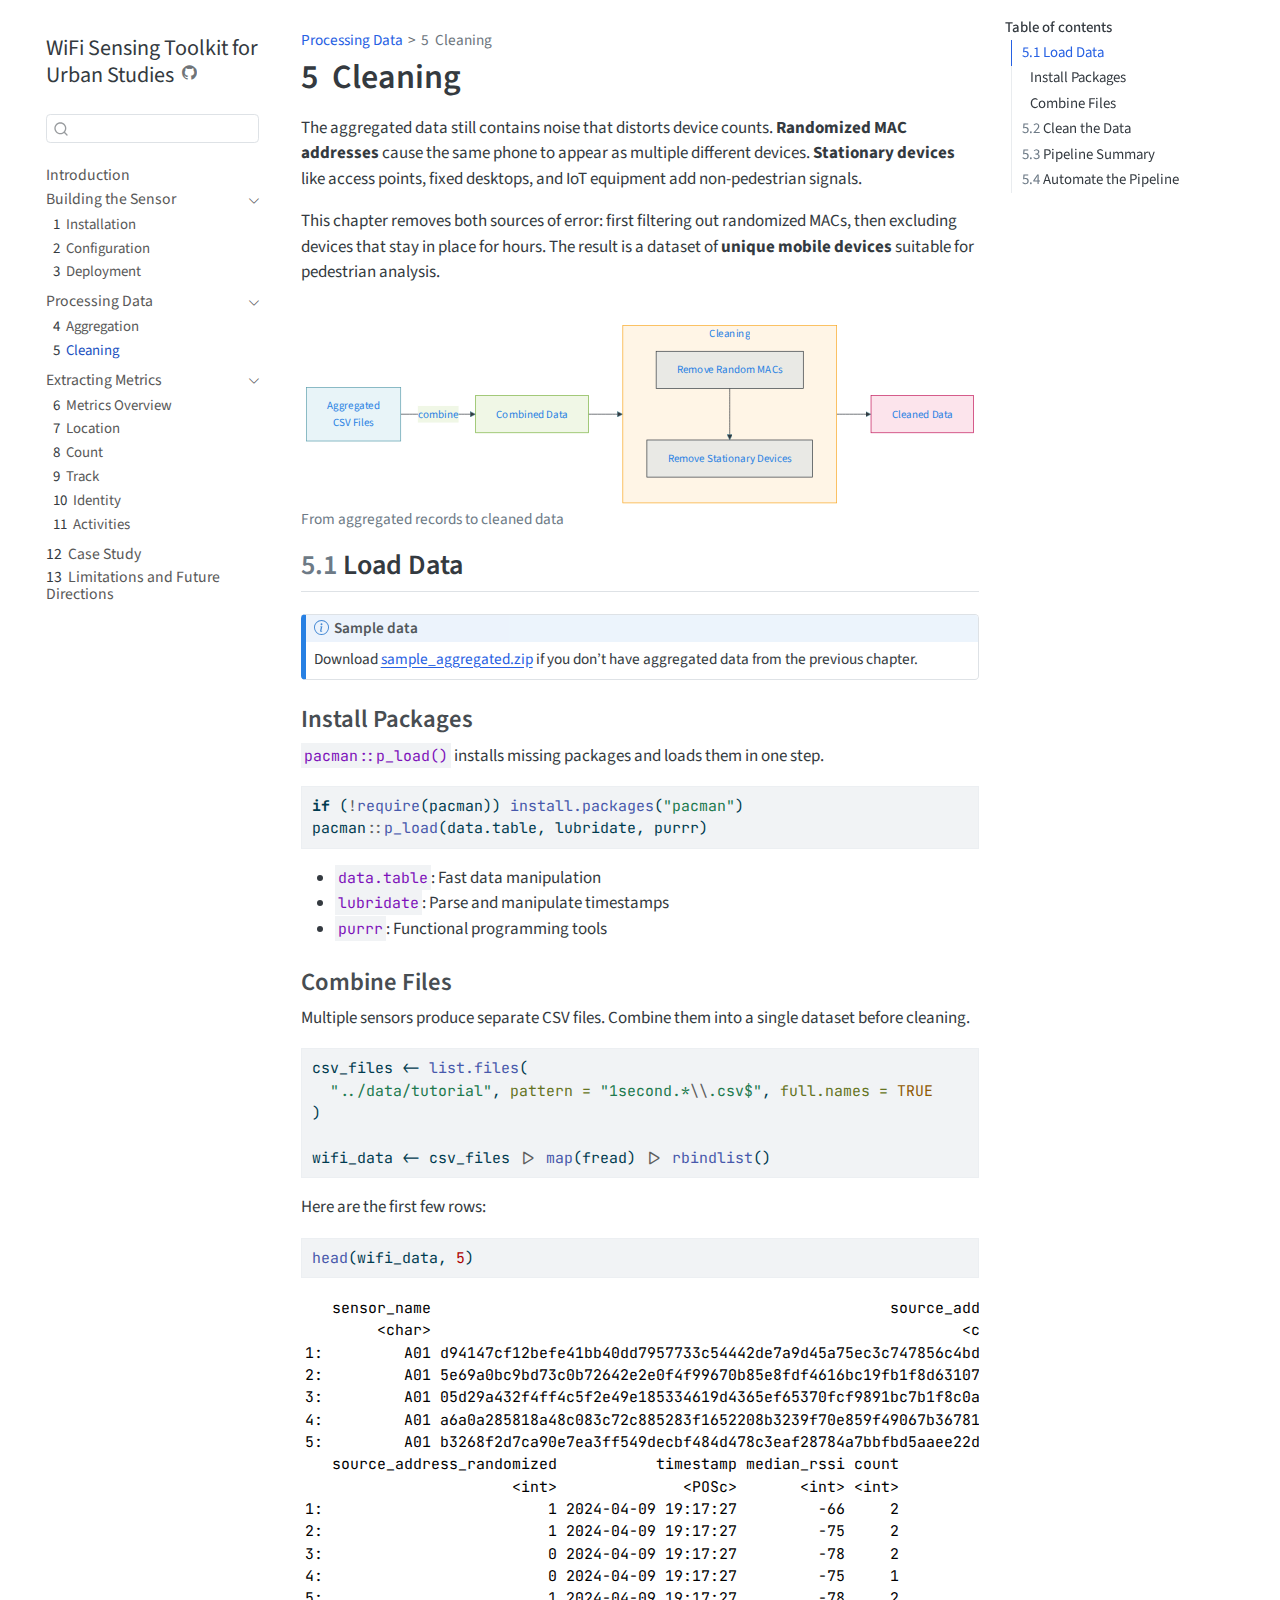
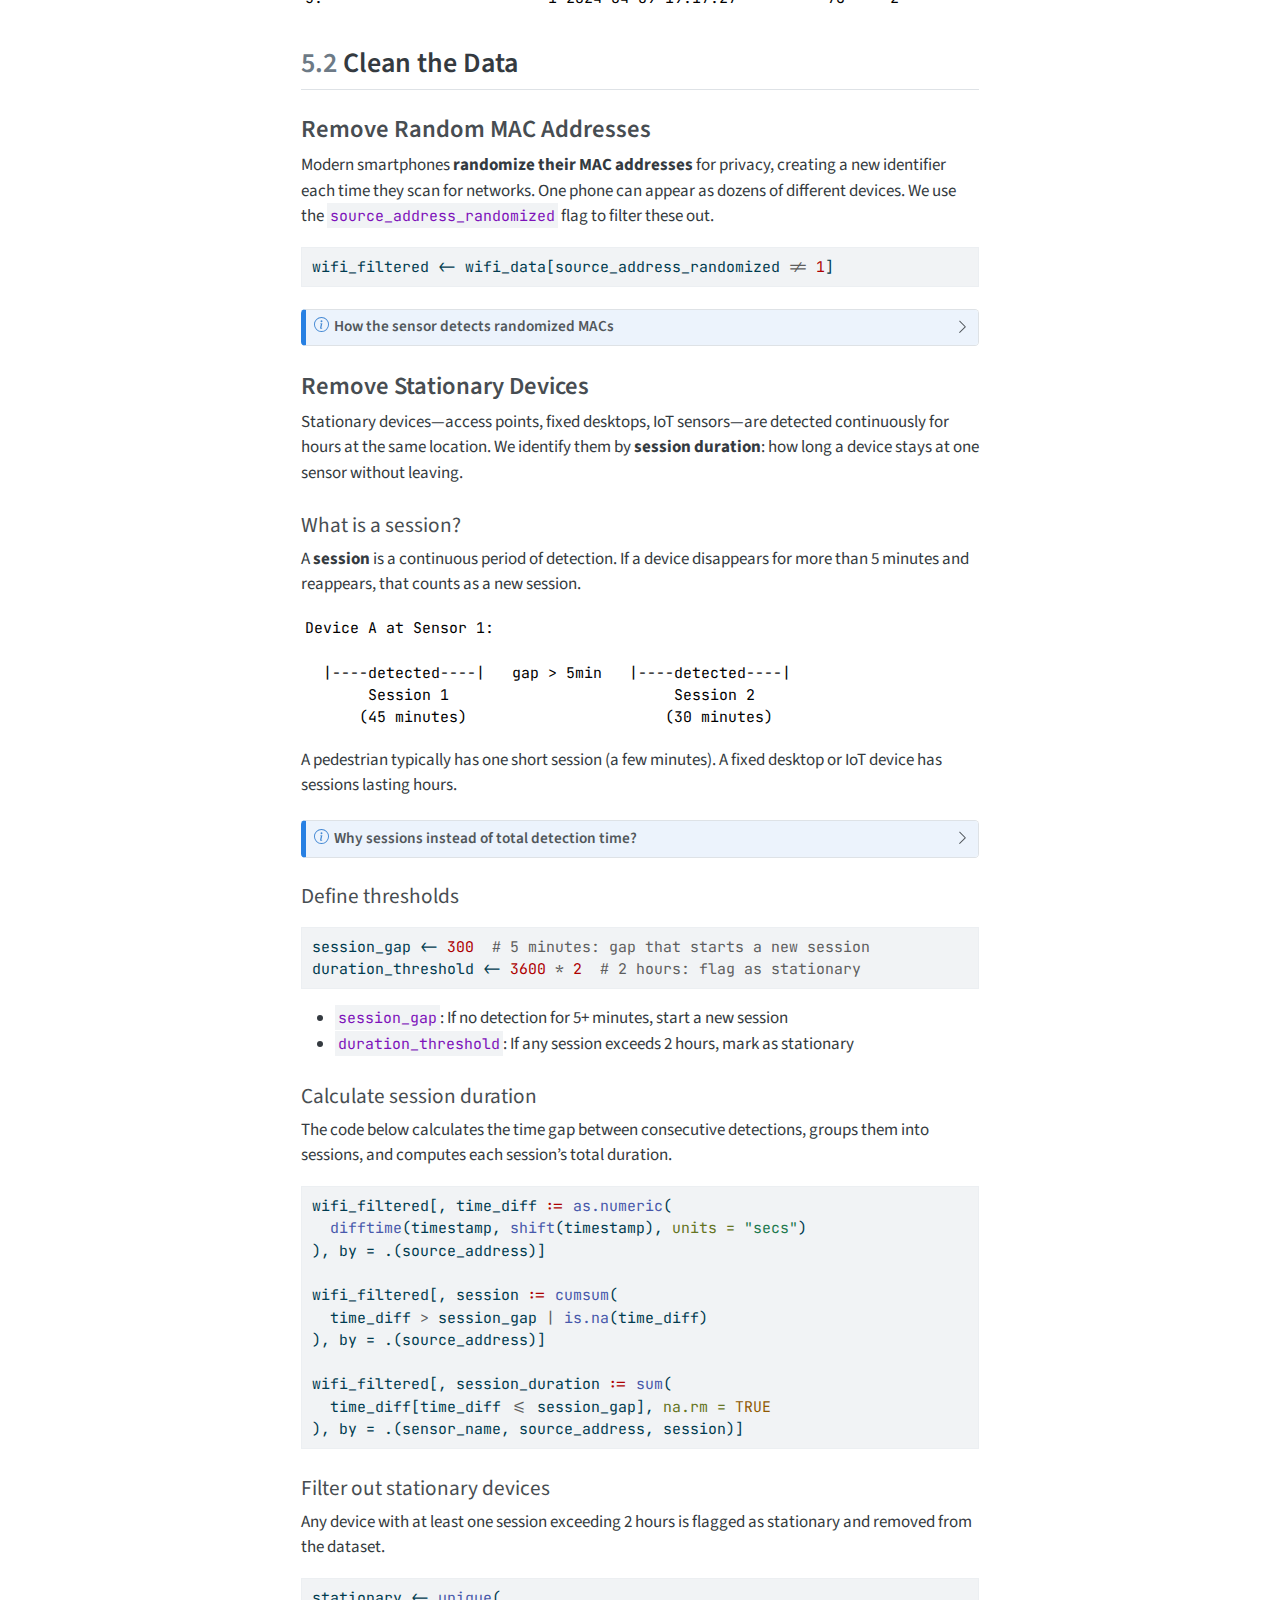
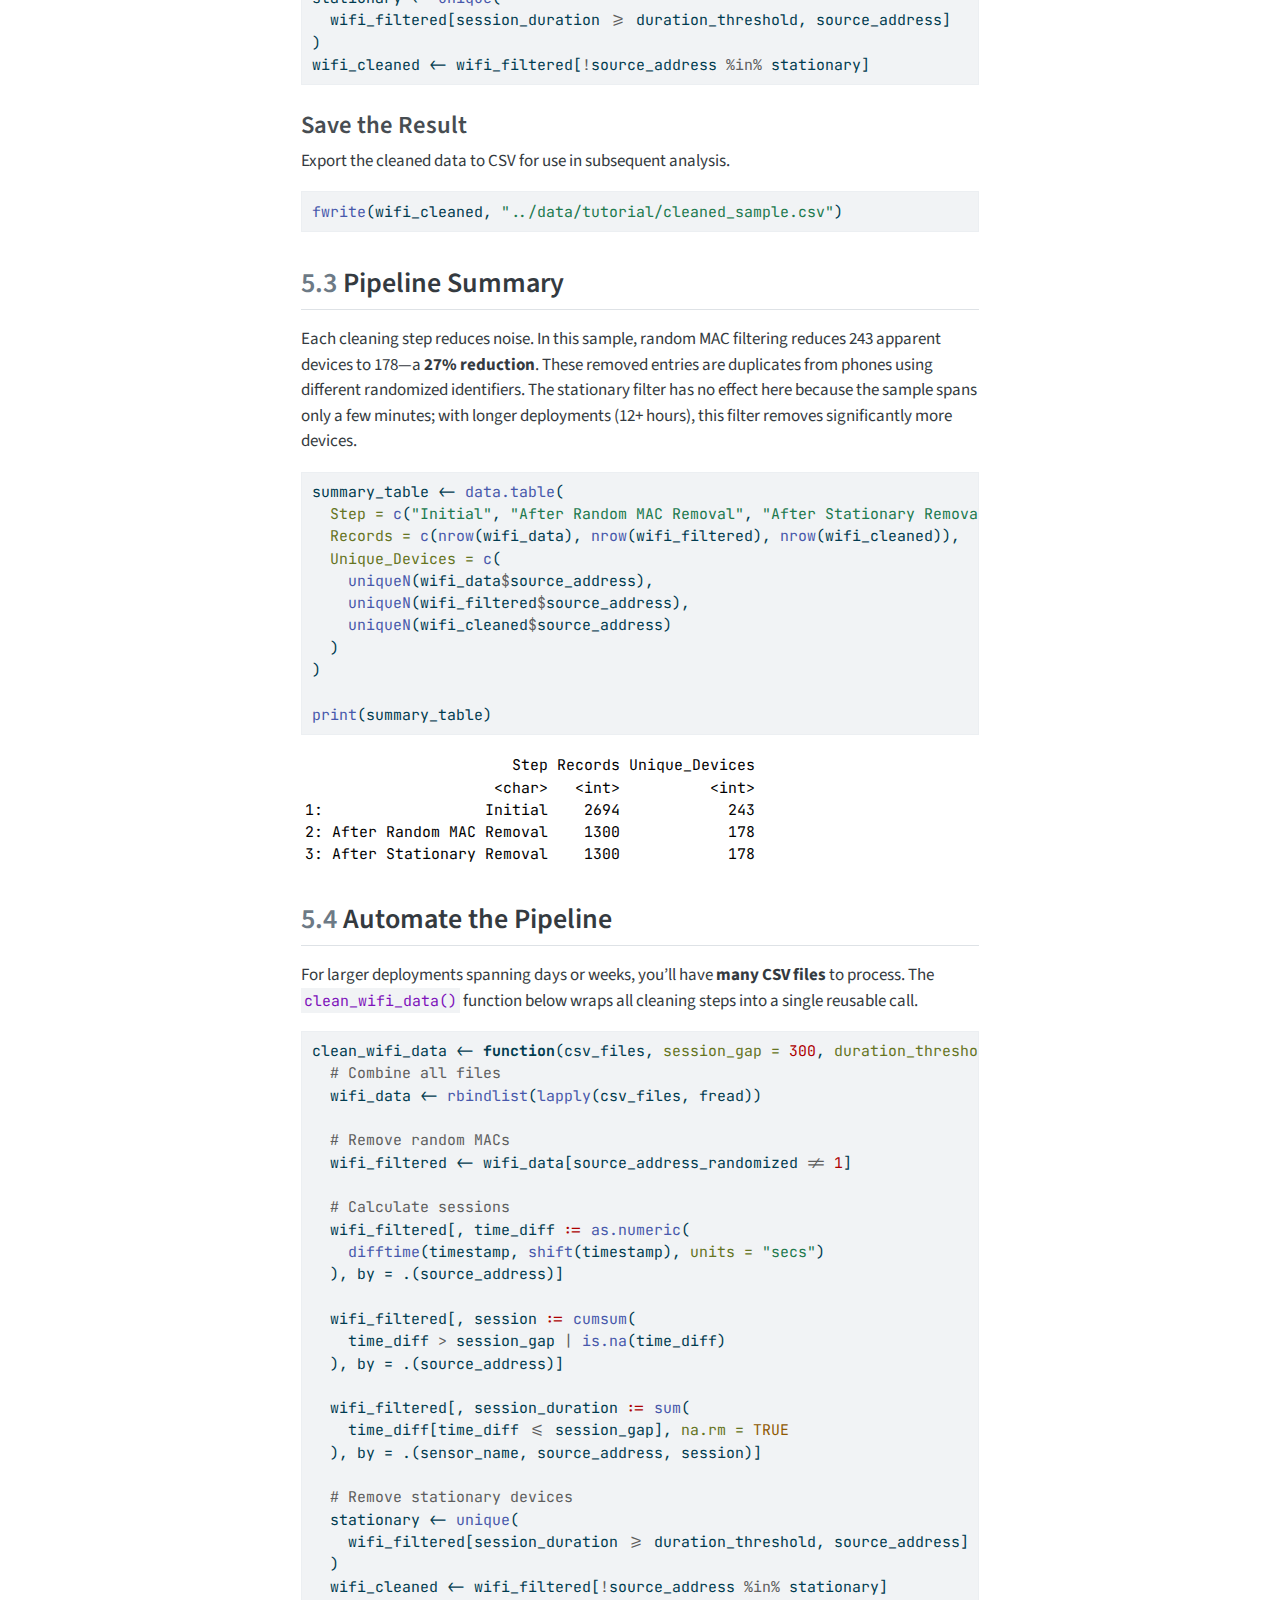
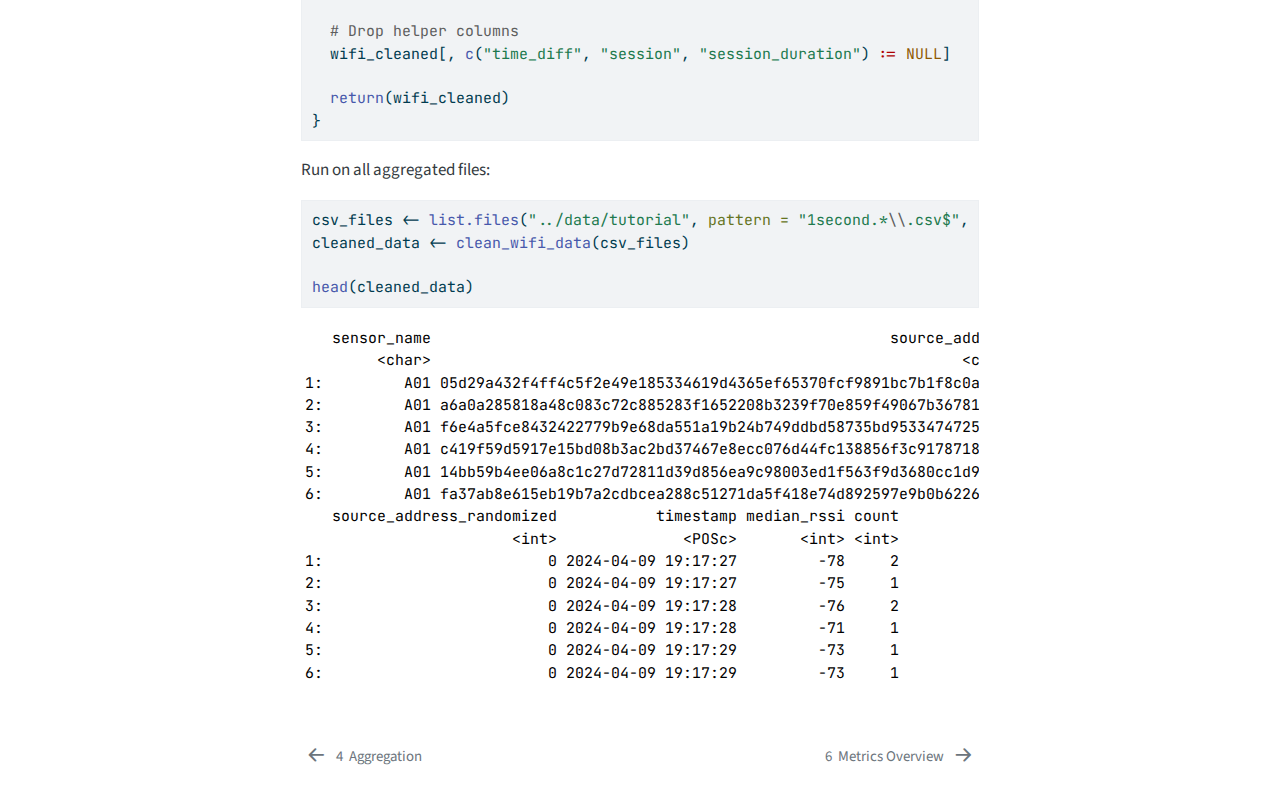
<file: docs/_book/3-2-cleaning.html>
<!DOCTYPE html>
<html xmlns="http://www.w3.org/1999/xhtml" lang="en" xml:lang="en"><head>

<meta charset="utf-8">
<meta name="generator" content="quarto-1.9.19">

<meta name="viewport" content="width=device-width, initial-scale=1.0, user-scalable=yes">


<title>5&nbsp; Cleaning – WiFi Sensing Toolkit for Urban Studies</title>
<style>
/* Default styles provided by pandoc.
** See https://pandoc.org/MANUAL.html#variables-for-html for config info.
*/
code{white-space: pre-wrap;}
span.smallcaps{font-variant: small-caps;}
div.columns{display: flex; gap: min(4vw, 1.5em);}
div.column{flex: auto; overflow-x: auto;}
div.hanging-indent{margin-left: 1.5em; text-indent: -1.5em;}
ul.task-list{list-style: none;}
ul.task-list li input[type="checkbox"] {
  width: 0.8em;
  margin: 0 0.8em 0.2em -1em; /* quarto-specific, see https://github.com/quarto-dev/quarto-cli/issues/4556 */ 
  vertical-align: middle;
}
/* CSS for syntax highlighting */
html { -webkit-text-size-adjust: 100%; }
pre > code.sourceCode { white-space: pre; position: relative; }
pre > code.sourceCode > span { display: inline-block; line-height: 1.25; }
pre > code.sourceCode > span:empty { height: 1.2em; }
.sourceCode { overflow: visible; }
code.sourceCode > span { color: inherit; text-decoration: inherit; }
div.sourceCode { margin: 1em 0; }
pre.sourceCode { margin: 0; }
@media screen {
div.sourceCode { overflow: auto; }
}
@media print {
pre > code.sourceCode { white-space: pre-wrap; }
pre > code.sourceCode > span { text-indent: -5em; padding-left: 5em; }
}
pre.numberSource code
  { counter-reset: source-line 0; }
pre.numberSource code > span
  { position: relative; left: -4em; counter-increment: source-line; }
pre.numberSource code > span > a:first-child::before
  { content: counter(source-line);
    position: relative; left: -1em; text-align: right; vertical-align: baseline;
    border: none; display: inline-block;
    -webkit-touch-callout: none; -webkit-user-select: none;
    -khtml-user-select: none; -moz-user-select: none;
    -ms-user-select: none; user-select: none;
    padding: 0 4px; width: 4em;
  }
pre.numberSource { margin-left: 3em;  padding-left: 4px; }
div.sourceCode
  {   }
@media screen {
pre > code.sourceCode > span > a:first-child::before { text-decoration: underline; }
}
</style>


<script src="site_libs/quarto-nav/quarto-nav.js"></script>
<script src="site_libs/clipboard/clipboard.min.js"></script>
<script src="site_libs/quarto-search/autocomplete.umd.js"></script>
<script src="site_libs/quarto-search/fuse.min.js"></script>
<script src="site_libs/quarto-search/quarto-search.js"></script>
<meta name="quarto:offset" content="./">
<link href="./4-1-overview.html" rel="next">
<link href="./3-1-aggregation.html" rel="prev">
<script src="site_libs/quarto-html/quarto.js" type="module"></script>
<script src="site_libs/quarto-html/tabsets/tabsets.js" type="module"></script>
<script src="site_libs/quarto-html/axe/axe-check.js" type="module"></script>
<script src="site_libs/quarto-html/popper.min.js"></script>
<script src="site_libs/quarto-html/tippy.umd.min.js"></script>
<script src="site_libs/quarto-html/anchor.min.js"></script>
<link href="site_libs/quarto-html/tippy.css" rel="stylesheet">
<link href="site_libs/quarto-html/quarto-syntax-highlighting-3f61aac59b63c3a2d0e87c59ee7d0662.css" rel="stylesheet" id="quarto-text-highlighting-styles">
<script src="site_libs/bootstrap/bootstrap.min.js"></script>
<link href="site_libs/bootstrap/bootstrap-icons.css" rel="stylesheet">
<link href="site_libs/bootstrap/bootstrap-512f9892508816207213b4ac38e77790.min.css" rel="stylesheet" append-hash="true" id="quarto-bootstrap" data-mode="light">
<script id="quarto-search-options" type="application/json">{
  "location": "sidebar",
  "copy-button": false,
  "collapse-after": 3,
  "panel-placement": "start",
  "type": "textbox",
  "limit": 50,
  "keyboard-shortcut": [
    "f",
    "/",
    "s"
  ],
  "show-item-context": false,
  "language": {
    "search-no-results-text": "No results",
    "search-matching-documents-text": "matching documents",
    "search-copy-link-title": "Copy link to search",
    "search-hide-matches-text": "Hide additional matches",
    "search-more-match-text": "more match in this document",
    "search-more-matches-text": "more matches in this document",
    "search-clear-button-title": "Clear",
    "search-text-placeholder": "",
    "search-detached-cancel-button-title": "Cancel",
    "search-submit-button-title": "Submit",
    "search-label": "Search"
  }
}</script>
<script src="site_libs/quarto-diagram/mermaid.min.js"></script>
<script src="site_libs/quarto-diagram/mermaid-init.js"></script>
<link href="site_libs/quarto-diagram/mermaid.css" rel="stylesheet">


<link rel="stylesheet" href="custom.css">
</head>

<body class="nav-sidebar floating quarto-light">

<div id="quarto-search-results"></div>
  <header id="quarto-header" class="headroom fixed-top">
  <nav class="quarto-secondary-nav">
    <div class="container-fluid d-flex">
      <button type="button" class="quarto-btn-toggle btn" data-bs-toggle="collapse" role="button" data-bs-target=".quarto-sidebar-collapse-item" aria-controls="quarto-sidebar" aria-expanded="false" aria-label="Toggle sidebar navigation" onclick="if (window.quartoToggleHeadroom) { window.quartoToggleHeadroom(); }">
        <i class="bi bi-layout-text-sidebar-reverse"></i>
      </button>
        <nav class="quarto-page-breadcrumbs" aria-label="breadcrumb"><ol class="breadcrumb"><li class="breadcrumb-item"><a href="./3-1-aggregation.html">Processing Data</a></li><li class="breadcrumb-item"><a href="./3-2-cleaning.html"><span class="chapter-number">5</span>&nbsp; <span class="chapter-title">Cleaning</span></a></li></ol></nav>
        <a class="flex-grow-1" role="navigation" data-bs-toggle="collapse" data-bs-target=".quarto-sidebar-collapse-item" aria-controls="quarto-sidebar" aria-expanded="false" aria-label="Toggle sidebar navigation" onclick="if (window.quartoToggleHeadroom) { window.quartoToggleHeadroom(); }">      
        </a>
      <button type="button" class="btn quarto-search-button" aria-label="Search" onclick="window.quartoOpenSearch();">
        <i class="bi bi-search"></i>
      </button>
    </div>
  </nav>
</header>
<!-- content -->
<div id="quarto-content" class="quarto-container page-columns page-rows-contents page-layout-article">
<!-- sidebar -->
  <nav id="quarto-sidebar" class="sidebar collapse collapse-horizontal quarto-sidebar-collapse-item sidebar-navigation floating overflow-auto">
    <div class="pt-lg-2 mt-2 text-left sidebar-header">
    <div class="sidebar-title mb-0 py-0">
      <a href="./">WiFi Sensing Toolkit for Urban Studies</a> 
        <div class="sidebar-tools-main">
    <a href="https://github.com/urbanjuhyeon/wifi-sensing-for-urban-studies/" title="Source Code" class="quarto-navigation-tool px-1" aria-label="Source Code"><i class="bi bi-github"></i></a>
</div>
    </div>
      </div>
        <div class="mt-2 flex-shrink-0 align-items-center">
        <div class="sidebar-search">
        <div id="quarto-search" class="" title="Search"></div>
        </div>
        </div>
    <div class="sidebar-menu-container"> 
    <ul class="list-unstyled mt-1">
        <li class="sidebar-item">
  <div class="sidebar-item-container"> 
  <a href="./index.html" class="sidebar-item-text sidebar-link">
 <span class="menu-text">Introduction</span></a>
  </div>
</li>
        <li class="sidebar-item sidebar-item-section">
      <div class="sidebar-item-container"> 
            <a class="sidebar-item-text sidebar-link text-start" data-bs-toggle="collapse" data-bs-target="#quarto-sidebar-section-1" role="navigation" aria-expanded="true">
 <span class="menu-text">Building the Sensor</span></a>
          <a class="sidebar-item-toggle text-start" data-bs-toggle="collapse" data-bs-target="#quarto-sidebar-section-1" role="navigation" aria-expanded="true" aria-label="Toggle section">
            <i class="bi bi-chevron-right ms-2"></i>
          </a> 
      </div>
      <ul id="quarto-sidebar-section-1" class="collapse list-unstyled sidebar-section depth1 show">  
          <li class="sidebar-item">
  <div class="sidebar-item-container"> 
  <a href="./2-1-installation.html" class="sidebar-item-text sidebar-link">
 <span class="menu-text"><span class="chapter-number">1</span>&nbsp; <span class="chapter-title">Installation</span></span></a>
  </div>
</li>
          <li class="sidebar-item">
  <div class="sidebar-item-container"> 
  <a href="./2-2-configuration.html" class="sidebar-item-text sidebar-link">
 <span class="menu-text"><span class="chapter-number">2</span>&nbsp; <span class="chapter-title">Configuration</span></span></a>
  </div>
</li>
          <li class="sidebar-item">
  <div class="sidebar-item-container"> 
  <a href="./2-3-deployment.html" class="sidebar-item-text sidebar-link">
 <span class="menu-text"><span class="chapter-number">3</span>&nbsp; <span class="chapter-title">Deployment</span></span></a>
  </div>
</li>
      </ul>
  </li>
        <li class="sidebar-item sidebar-item-section">
      <div class="sidebar-item-container"> 
            <a class="sidebar-item-text sidebar-link text-start" data-bs-toggle="collapse" data-bs-target="#quarto-sidebar-section-2" role="navigation" aria-expanded="true">
 <span class="menu-text">Processing Data</span></a>
          <a class="sidebar-item-toggle text-start" data-bs-toggle="collapse" data-bs-target="#quarto-sidebar-section-2" role="navigation" aria-expanded="true" aria-label="Toggle section">
            <i class="bi bi-chevron-right ms-2"></i>
          </a> 
      </div>
      <ul id="quarto-sidebar-section-2" class="collapse list-unstyled sidebar-section depth1 show">  
          <li class="sidebar-item">
  <div class="sidebar-item-container"> 
  <a href="./3-1-aggregation.html" class="sidebar-item-text sidebar-link">
 <span class="menu-text"><span class="chapter-number">4</span>&nbsp; <span class="chapter-title">Aggregation</span></span></a>
  </div>
</li>
          <li class="sidebar-item">
  <div class="sidebar-item-container"> 
  <a href="./3-2-cleaning.html" class="sidebar-item-text sidebar-link active">
 <span class="menu-text"><span class="chapter-number">5</span>&nbsp; <span class="chapter-title">Cleaning</span></span></a>
  </div>
</li>
      </ul>
  </li>
        <li class="sidebar-item sidebar-item-section">
      <div class="sidebar-item-container"> 
            <a class="sidebar-item-text sidebar-link text-start" data-bs-toggle="collapse" data-bs-target="#quarto-sidebar-section-3" role="navigation" aria-expanded="true">
 <span class="menu-text">Extracting Metrics</span></a>
          <a class="sidebar-item-toggle text-start" data-bs-toggle="collapse" data-bs-target="#quarto-sidebar-section-3" role="navigation" aria-expanded="true" aria-label="Toggle section">
            <i class="bi bi-chevron-right ms-2"></i>
          </a> 
      </div>
      <ul id="quarto-sidebar-section-3" class="collapse list-unstyled sidebar-section depth1 show">  
          <li class="sidebar-item">
  <div class="sidebar-item-container"> 
  <a href="./4-1-overview.html" class="sidebar-item-text sidebar-link">
 <span class="menu-text"><span class="chapter-number">6</span>&nbsp; <span class="chapter-title">Metrics Overview</span></span></a>
  </div>
</li>
          <li class="sidebar-item">
  <div class="sidebar-item-container"> 
  <a href="./4-2-location.html" class="sidebar-item-text sidebar-link">
 <span class="menu-text"><span class="chapter-number">7</span>&nbsp; <span class="chapter-title">Location</span></span></a>
  </div>
</li>
          <li class="sidebar-item">
  <div class="sidebar-item-container"> 
  <a href="./4-3-count.html" class="sidebar-item-text sidebar-link">
 <span class="menu-text"><span class="chapter-number">8</span>&nbsp; <span class="chapter-title">Count</span></span></a>
  </div>
</li>
          <li class="sidebar-item">
  <div class="sidebar-item-container"> 
  <a href="./4-4-track.html" class="sidebar-item-text sidebar-link">
 <span class="menu-text"><span class="chapter-number">9</span>&nbsp; <span class="chapter-title">Track</span></span></a>
  </div>
</li>
          <li class="sidebar-item">
  <div class="sidebar-item-container"> 
  <a href="./4-5-identity.html" class="sidebar-item-text sidebar-link">
 <span class="menu-text"><span class="chapter-number">10</span>&nbsp; <span class="chapter-title">Identity</span></span></a>
  </div>
</li>
          <li class="sidebar-item">
  <div class="sidebar-item-container"> 
  <a href="./4-6-activities.html" class="sidebar-item-text sidebar-link">
 <span class="menu-text"><span class="chapter-number">11</span>&nbsp; <span class="chapter-title">Activities</span></span></a>
  </div>
</li>
      </ul>
  </li>
        <li class="sidebar-item">
  <div class="sidebar-item-container"> 
  <a href="./5-casestudy.html" class="sidebar-item-text sidebar-link">
 <span class="menu-text"><span class="chapter-number">12</span>&nbsp; <span class="chapter-title">Case Study</span></span></a>
  </div>
</li>
        <li class="sidebar-item">
  <div class="sidebar-item-container"> 
  <a href="./6-conclusion.html" class="sidebar-item-text sidebar-link">
 <span class="menu-text"><span class="chapter-number">13</span>&nbsp; <span class="chapter-title">Limitations and Future Directions</span></span></a>
  </div>
</li>
    </ul>
    </div>
</nav>
<div id="quarto-sidebar-glass" class="quarto-sidebar-collapse-item" data-bs-toggle="collapse" data-bs-target=".quarto-sidebar-collapse-item"></div>
<!-- margin-sidebar -->
    <div id="quarto-margin-sidebar" class="sidebar margin-sidebar">
        <nav id="TOC" role="doc-toc" class="toc-active">
    <h2 id="toc-title">Table of contents</h2>
   
  <ul>
  <li><a href="#load-data" id="toc-load-data" class="nav-link active" data-scroll-target="#load-data"><span class="header-section-number">5.1</span> Load Data</a>
  <ul class="collapse">
  <li><a href="#install-packages" id="toc-install-packages" class="nav-link" data-scroll-target="#install-packages">Install Packages</a></li>
  <li><a href="#combine-files" id="toc-combine-files" class="nav-link" data-scroll-target="#combine-files">Combine Files</a></li>
  </ul></li>
  <li><a href="#clean-the-data" id="toc-clean-the-data" class="nav-link" data-scroll-target="#clean-the-data"><span class="header-section-number">5.2</span> Clean the Data</a>
  <ul class="collapse">
  <li><a href="#remove-random-mac-addresses" id="toc-remove-random-mac-addresses" class="nav-link" data-scroll-target="#remove-random-mac-addresses">Remove Random MAC Addresses</a></li>
  <li><a href="#remove-stationary-devices" id="toc-remove-stationary-devices" class="nav-link" data-scroll-target="#remove-stationary-devices">Remove Stationary Devices</a></li>
  <li><a href="#save-the-result" id="toc-save-the-result" class="nav-link" data-scroll-target="#save-the-result">Save the Result</a></li>
  </ul></li>
  <li><a href="#pipeline-summary" id="toc-pipeline-summary" class="nav-link" data-scroll-target="#pipeline-summary"><span class="header-section-number">5.3</span> Pipeline Summary</a></li>
  <li><a href="#automate-the-pipeline" id="toc-automate-the-pipeline" class="nav-link" data-scroll-target="#automate-the-pipeline"><span class="header-section-number">5.4</span> Automate the Pipeline</a></li>
  </ul>
</nav>
    </div>
<!-- main -->
<main class="content" id="quarto-document-content">

<header id="title-block-header" class="quarto-title-block default"><nav class="quarto-page-breadcrumbs quarto-title-breadcrumbs d-none d-lg-block" aria-label="breadcrumb"><ol class="breadcrumb"><li class="breadcrumb-item"><a href="./3-1-aggregation.html">Processing Data</a></li><li class="breadcrumb-item"><a href="./3-2-cleaning.html"><span class="chapter-number">5</span>&nbsp; <span class="chapter-title">Cleaning</span></a></li></ol></nav>
<div class="quarto-title">
<h1 class="title"><span class="chapter-number">5</span>&nbsp; <span class="chapter-title">Cleaning</span></h1>
</div>



<div class="quarto-title-meta">

    
  
    
  </div>
  


</header>


<p>The aggregated data still contains noise that distorts device counts. <strong>Randomized MAC addresses</strong> cause the same phone to appear as multiple different devices. <strong>Stationary devices</strong> like access points, fixed desktops, and IoT equipment add non-pedestrian signals.</p>
<p>This chapter removes both sources of error: first filtering out randomized MACs, then excluding devices that stay in place for hours. The result is a dataset of <strong>unique mobile devices</strong> suitable for pedestrian analysis.</p>
<div class="cell" data-layout-align="center">
<div class="cell-output-display">
<div>
<p></p><figure class="figure"><p></p>
<div>
<pre class="mermaid mermaid-js">%%{init: {'theme': 'base', 'themeVariables': { 'primaryColor': '#e8f4f8', 'primaryTextColor': '#1a1a1a', 'primaryBorderColor': '#5c9ead', 'lineColor': '#5c9ead', 'secondaryColor': '#f0f7e6', 'tertiaryColor': '#fff5e6'}}}%%
flowchart LR
    A[Aggregated&lt;br/&gt;CSV Files] --&gt;|combine| B[Combined Data]

    subgraph C[Cleaning]
        direction TB
        C1[Remove Random MACs] --&gt; C2[Remove Stationary Devices]
    end

    B --&gt; C
    C --&gt; D[Cleaned Data]

    style A fill:#e8f4f8,stroke:#5c9ead
    style B fill:#f0f7e6,stroke:#7cb342
    style C fill:#fff5e6,stroke:#f9a825
    style D fill:#fce4ec,stroke:#c2185b
</pre>
</div>
<p></p><figcaption> From aggregated records to cleaned data</figcaption> </figure><p></p>
</div>
</div>
</div>
<section id="load-data" class="level2" data-number="5.1">
<h2 data-number="5.1" class="anchored" data-anchor-id="load-data"><span class="header-section-number">5.1</span> Load Data</h2>
<div class="callout callout-style-default callout-note callout-titled" title="Sample data">
<div class="callout-header d-flex align-content-center">
<div class="callout-icon-container">
<i class="callout-icon"></i>
</div>
<div class="callout-title-container flex-fill">
<span class="screen-reader-only">Note</span>Sample data
</div>
</div>
<div class="callout-body-container callout-body">
<p>Download <a href="../data/tutorial/sample_aggregated.zip">sample_aggregated.zip</a> if you don’t have aggregated data from the previous chapter.</p>
</div>
</div>
<section id="install-packages" class="level3">
<h3 class="anchored" data-anchor-id="install-packages">Install Packages</h3>
<p><code>pacman::p_load()</code> installs missing packages and loads them in one step.</p>
<div class="cell">
<div class="code-copy-outer-scaffold"><div class="sourceCode cell-code" id="cb1"><pre class="sourceCode r code-with-copy"><code class="sourceCode r"><span id="cb1-1"><a href="#cb1-1" aria-hidden="true" tabindex="-1"></a><span class="cf">if</span> (<span class="sc">!</span><span class="fu">require</span>(pacman)) <span class="fu">install.packages</span>(<span class="st">"pacman"</span>)</span>
<span id="cb1-2"><a href="#cb1-2" aria-hidden="true" tabindex="-1"></a>pacman<span class="sc">::</span><span class="fu">p_load</span>(data.table, lubridate, purrr)</span></code></pre></div><button title="Copy to Clipboard" class="code-copy-button"><i class="bi"></i></button></div>
</div>
<ul>
<li><code>data.table</code>: Fast data manipulation</li>
<li><code>lubridate</code>: Parse and manipulate timestamps</li>
<li><code>purrr</code>: Functional programming tools</li>
</ul>
</section>
<section id="combine-files" class="level3">
<h3 class="anchored" data-anchor-id="combine-files">Combine Files</h3>
<p>Multiple sensors produce separate CSV files. Combine them into a single dataset before cleaning.</p>
<div class="cell">
<div class="code-copy-outer-scaffold"><div class="sourceCode cell-code" id="cb2"><pre class="sourceCode r code-with-copy"><code class="sourceCode r"><span id="cb2-1"><a href="#cb2-1" aria-hidden="true" tabindex="-1"></a>csv_files <span class="ot">&lt;-</span> <span class="fu">list.files</span>(</span>
<span id="cb2-2"><a href="#cb2-2" aria-hidden="true" tabindex="-1"></a>  <span class="st">"../data/tutorial"</span>, <span class="at">pattern =</span> <span class="st">"1second.*</span><span class="sc">\\</span><span class="st">.csv$"</span>, <span class="at">full.names =</span> <span class="cn">TRUE</span></span>
<span id="cb2-3"><a href="#cb2-3" aria-hidden="true" tabindex="-1"></a>)</span>
<span id="cb2-4"><a href="#cb2-4" aria-hidden="true" tabindex="-1"></a></span>
<span id="cb2-5"><a href="#cb2-5" aria-hidden="true" tabindex="-1"></a>wifi_data <span class="ot">&lt;-</span> csv_files <span class="sc">|&gt;</span> <span class="fu">map</span>(fread) <span class="sc">|&gt;</span> <span class="fu">rbindlist</span>()</span></code></pre></div><button title="Copy to Clipboard" class="code-copy-button"><i class="bi"></i></button></div>
</div>
<p>Here are the first few rows:</p>
<div class="cell">
<div class="code-copy-outer-scaffold"><div class="sourceCode cell-code" id="cb3"><pre class="sourceCode r code-with-copy"><code class="sourceCode r"><span id="cb3-1"><a href="#cb3-1" aria-hidden="true" tabindex="-1"></a><span class="fu">head</span>(wifi_data, <span class="dv">5</span>)</span></code></pre></div><button title="Copy to Clipboard" class="code-copy-button"><i class="bi"></i></button></div>
<div class="cell-output cell-output-stdout">
<pre><code>   sensor_name                                                   source_address
        &lt;char&gt;                                                           &lt;char&gt;
1:         A01 d94147cf12befe41bb40dd7957733c54442de7a9d45a75ec3c747856c4bdc129
2:         A01 5e69a0bc9bd73c0b72642e2e0f4f99670b85e8fdf4616bc19fb1f8d63107bfe5
3:         A01 05d29a432f4ff4c5f2e49e185334619d4365ef65370fcf9891bc7b1f8c0a68b6
4:         A01 a6a0a285818a48c083c72c885283f1652208b3239f70e859f49067b36781acc6
5:         A01 b3268f2d7ca90e7ea3ff549decbf484d478c3eaf28784a7bbfbd5aaee22d3a6a
   source_address_randomized           timestamp median_rssi count
                       &lt;int&gt;              &lt;POSc&gt;       &lt;int&gt; &lt;int&gt;
1:                         1 2024-04-09 19:17:27         -66     2
2:                         1 2024-04-09 19:17:27         -75     2
3:                         0 2024-04-09 19:17:27         -78     2
4:                         0 2024-04-09 19:17:27         -75     1
5:                         1 2024-04-09 19:17:27         -78     2</code></pre>
</div>
</div>
</section>
</section>
<section id="clean-the-data" class="level2" data-number="5.2">
<h2 data-number="5.2" class="anchored" data-anchor-id="clean-the-data"><span class="header-section-number">5.2</span> Clean the Data</h2>
<section id="remove-random-mac-addresses" class="level3">
<h3 class="anchored" data-anchor-id="remove-random-mac-addresses">Remove Random MAC Addresses</h3>
<p>Modern smartphones <strong>randomize their MAC addresses</strong> for privacy, creating a new identifier each time they scan for networks. One phone can appear as dozens of different devices. We use the <code>source_address_randomized</code> flag to filter these out.</p>
<div class="cell">
<div class="code-copy-outer-scaffold"><div class="sourceCode cell-code" id="cb5"><pre class="sourceCode r code-with-copy"><code class="sourceCode r"><span id="cb5-1"><a href="#cb5-1" aria-hidden="true" tabindex="-1"></a>wifi_filtered <span class="ot">&lt;-</span> wifi_data[source_address_randomized <span class="sc">!=</span> <span class="dv">1</span>]</span></code></pre></div><button title="Copy to Clipboard" class="code-copy-button"><i class="bi"></i></button></div>
</div>
<div class="callout callout-style-default callout-note callout-titled">
<div class="callout-header d-flex align-content-center collapsed" data-bs-toggle="collapse" data-bs-target=".callout-2-contents" aria-controls="callout-2" aria-expanded="false" aria-label="Toggle callout">
<div class="callout-icon-container">
<i class="callout-icon"></i>
</div>
<div class="callout-title-container flex-fill">
<span class="screen-reader-only">Note</span>How the sensor detects randomized MACs
</div>
<div class="callout-btn-toggle d-inline-block border-0 py-1 ps-1 pe-0 float-end"><i class="callout-toggle"></i></div>
</div>
<div id="callout-2" class="callout-2-contents callout-collapse collapse">
<div class="callout-body-container callout-body">
<p>The sensor checks the <strong>second bit of the first byte</strong> in the MAC address. If this bit is set to 1, the address is “locally administered”—meaning it was generated by the device rather than assigned by the manufacturer. This is the standard indicator for randomized addresses.</p>
<pre><code>MAC: A4:C3:F0:85:7E:2D
      ^
First byte: A4 = 10100100 in binary
                      ^
            Second bit = 0 → manufacturer-assigned (not randomized)

MAC: 4E:7F:B2:91:3A:C8
      ^
First byte: 4E = 01001110 in binary
                      ^
            Second bit = 1 → locally administered (randomized)</code></pre>
<p>The sensor flags each packet during capture, so you don’t need to parse MAC addresses yourself.</p>
</div>
</div>
</div>
</section>
<section id="remove-stationary-devices" class="level3">
<h3 class="anchored" data-anchor-id="remove-stationary-devices">Remove Stationary Devices</h3>
<p>Stationary devices—access points, fixed desktops, IoT sensors—are detected continuously for hours at the same location. We identify them by <strong>session duration</strong>: how long a device stays at one sensor without leaving.</p>
<section id="what-is-a-session" class="level4">
<h4 class="anchored" data-anchor-id="what-is-a-session">What is a session?</h4>
<p>A <strong>session</strong> is a continuous period of detection. If a device disappears for more than 5 minutes and reappears, that counts as a new session.</p>
<pre><code>Device A at Sensor 1:

  |----detected----|   gap &gt; 5min   |----detected----|
       Session 1                         Session 2
      (45 minutes)                      (30 minutes)</code></pre>
<p>A pedestrian typically has one short session (a few minutes). A fixed desktop or IoT device has sessions lasting hours.</p>
<div class="callout callout-style-default callout-note callout-titled">
<div class="callout-header d-flex align-content-center collapsed" data-bs-toggle="collapse" data-bs-target=".callout-3-contents" aria-controls="callout-3" aria-expanded="false" aria-label="Toggle callout">
<div class="callout-icon-container">
<i class="callout-icon"></i>
</div>
<div class="callout-title-container flex-fill">
<span class="screen-reader-only">Note</span>Why sessions instead of total detection time?
</div>
<div class="callout-btn-toggle d-inline-block border-0 py-1 ps-1 pe-0 float-end"><i class="callout-toggle"></i></div>
</div>
<div id="callout-3" class="callout-3-contents callout-collapse collapse">
<div class="callout-body-container callout-body">
<p>A device might appear briefly at different times throughout the day—5 minutes in the morning, 10 minutes at lunch, 3 minutes in the evening. The total is only 18 minutes, which looks like a pedestrian.</p>
<p>But a stationary device (like a fixed desktop or access point) stays <strong>continuously</strong> for hours at a time. By grouping detections into sessions, we can distinguish between:</p>
<ul>
<li><strong>Pedestrian</strong>: multiple short visits (each under 2 hours)</li>
<li><strong>Stationary</strong>: at least one long continuous presence (2+ hours)</li>
</ul>
<p>The 5-minute gap threshold reflects typical probe request intervals—if a device isn’t detected for 5+ minutes, it likely left the area.</p>
</div>
</div>
</div>
</section>
<section id="define-thresholds" class="level4">
<h4 class="anchored" data-anchor-id="define-thresholds">Define thresholds</h4>
<div class="cell">
<div class="code-copy-outer-scaffold"><div class="sourceCode cell-code" id="cb8"><pre class="sourceCode r code-with-copy"><code class="sourceCode r"><span id="cb8-1"><a href="#cb8-1" aria-hidden="true" tabindex="-1"></a>session_gap <span class="ot">&lt;-</span> <span class="dv">300</span>  <span class="co"># 5 minutes: gap that starts a new session</span></span>
<span id="cb8-2"><a href="#cb8-2" aria-hidden="true" tabindex="-1"></a>duration_threshold <span class="ot">&lt;-</span> <span class="dv">3600</span> <span class="sc">*</span> <span class="dv">2</span>  <span class="co"># 2 hours: flag as stationary</span></span></code></pre></div><button title="Copy to Clipboard" class="code-copy-button"><i class="bi"></i></button></div>
</div>
<ul>
<li><code>session_gap</code>: If no detection for 5+ minutes, start a new session</li>
<li><code>duration_threshold</code>: If any session exceeds 2 hours, mark as stationary</li>
</ul>
</section>
<section id="calculate-session-duration" class="level4">
<h4 class="anchored" data-anchor-id="calculate-session-duration">Calculate session duration</h4>
<p>The code below calculates the time gap between consecutive detections, groups them into sessions, and computes each session’s total duration.</p>
<div class="cell">
<div class="code-copy-outer-scaffold"><div class="sourceCode cell-code" id="cb9"><pre class="sourceCode r code-with-copy"><code class="sourceCode r"><span id="cb9-1"><a href="#cb9-1" aria-hidden="true" tabindex="-1"></a>wifi_filtered[, time_diff <span class="sc">:</span><span class="er">=</span> <span class="fu">as.numeric</span>(</span>
<span id="cb9-2"><a href="#cb9-2" aria-hidden="true" tabindex="-1"></a>  <span class="fu">difftime</span>(timestamp, <span class="fu">shift</span>(timestamp), <span class="at">units =</span> <span class="st">"secs"</span>)</span>
<span id="cb9-3"><a href="#cb9-3" aria-hidden="true" tabindex="-1"></a>), by <span class="ot">=</span> .(source_address)]</span>
<span id="cb9-4"><a href="#cb9-4" aria-hidden="true" tabindex="-1"></a></span>
<span id="cb9-5"><a href="#cb9-5" aria-hidden="true" tabindex="-1"></a>wifi_filtered[, session <span class="sc">:</span><span class="er">=</span> <span class="fu">cumsum</span>(</span>
<span id="cb9-6"><a href="#cb9-6" aria-hidden="true" tabindex="-1"></a>  time_diff <span class="sc">&gt;</span> session_gap <span class="sc">|</span> <span class="fu">is.na</span>(time_diff)</span>
<span id="cb9-7"><a href="#cb9-7" aria-hidden="true" tabindex="-1"></a>), by <span class="ot">=</span> .(source_address)]</span>
<span id="cb9-8"><a href="#cb9-8" aria-hidden="true" tabindex="-1"></a></span>
<span id="cb9-9"><a href="#cb9-9" aria-hidden="true" tabindex="-1"></a>wifi_filtered[, session_duration <span class="sc">:</span><span class="er">=</span> <span class="fu">sum</span>(</span>
<span id="cb9-10"><a href="#cb9-10" aria-hidden="true" tabindex="-1"></a>  time_diff[time_diff <span class="sc">&lt;=</span> session_gap], <span class="at">na.rm =</span> <span class="cn">TRUE</span></span>
<span id="cb9-11"><a href="#cb9-11" aria-hidden="true" tabindex="-1"></a>), by <span class="ot">=</span> .(sensor_name, source_address, session)]</span></code></pre></div><button title="Copy to Clipboard" class="code-copy-button"><i class="bi"></i></button></div>
</div>
</section>
<section id="filter-out-stationary-devices" class="level4">
<h4 class="anchored" data-anchor-id="filter-out-stationary-devices">Filter out stationary devices</h4>
<p>Any device with at least one session exceeding 2 hours is flagged as stationary and removed from the dataset.</p>
<div class="cell">
<div class="code-copy-outer-scaffold"><div class="sourceCode cell-code" id="cb10"><pre class="sourceCode r code-with-copy"><code class="sourceCode r"><span id="cb10-1"><a href="#cb10-1" aria-hidden="true" tabindex="-1"></a>stationary <span class="ot">&lt;-</span> <span class="fu">unique</span>(</span>
<span id="cb10-2"><a href="#cb10-2" aria-hidden="true" tabindex="-1"></a>  wifi_filtered[session_duration <span class="sc">&gt;=</span> duration_threshold, source_address]</span>
<span id="cb10-3"><a href="#cb10-3" aria-hidden="true" tabindex="-1"></a>)</span>
<span id="cb10-4"><a href="#cb10-4" aria-hidden="true" tabindex="-1"></a>wifi_cleaned <span class="ot">&lt;-</span> wifi_filtered[<span class="sc">!</span>source_address <span class="sc">%in%</span> stationary]</span></code></pre></div><button title="Copy to Clipboard" class="code-copy-button"><i class="bi"></i></button></div>
</div>
</section>
</section>
<section id="save-the-result" class="level3">
<h3 class="anchored" data-anchor-id="save-the-result">Save the Result</h3>
<p>Export the cleaned data to CSV for use in subsequent analysis.</p>
<div class="cell">
<div class="code-copy-outer-scaffold"><div class="sourceCode cell-code" id="cb11"><pre class="sourceCode r code-with-copy"><code class="sourceCode r"><span id="cb11-1"><a href="#cb11-1" aria-hidden="true" tabindex="-1"></a><span class="fu">fwrite</span>(wifi_cleaned, <span class="st">"../data/tutorial/cleaned_sample.csv"</span>)</span></code></pre></div><button title="Copy to Clipboard" class="code-copy-button"><i class="bi"></i></button></div>
</div>
</section>
</section>
<section id="pipeline-summary" class="level2" data-number="5.3">
<h2 data-number="5.3" class="anchored" data-anchor-id="pipeline-summary"><span class="header-section-number">5.3</span> Pipeline Summary</h2>
<p>Each cleaning step reduces noise. In this sample, random MAC filtering reduces 243 apparent devices to 178—a <strong>27% reduction</strong>. These removed entries are duplicates from phones using different randomized identifiers. The stationary filter has no effect here because the sample spans only a few minutes; with longer deployments (12+ hours), this filter removes significantly more devices.</p>
<div class="cell">
<div class="code-copy-outer-scaffold"><div class="sourceCode cell-code" id="cb12"><pre class="sourceCode r code-with-copy"><code class="sourceCode r"><span id="cb12-1"><a href="#cb12-1" aria-hidden="true" tabindex="-1"></a>summary_table <span class="ot">&lt;-</span> <span class="fu">data.table</span>(</span>
<span id="cb12-2"><a href="#cb12-2" aria-hidden="true" tabindex="-1"></a>  <span class="at">Step =</span> <span class="fu">c</span>(<span class="st">"Initial"</span>, <span class="st">"After Random MAC Removal"</span>, <span class="st">"After Stationary Removal"</span>),</span>
<span id="cb12-3"><a href="#cb12-3" aria-hidden="true" tabindex="-1"></a>  <span class="at">Records =</span> <span class="fu">c</span>(<span class="fu">nrow</span>(wifi_data), <span class="fu">nrow</span>(wifi_filtered), <span class="fu">nrow</span>(wifi_cleaned)),</span>
<span id="cb12-4"><a href="#cb12-4" aria-hidden="true" tabindex="-1"></a>  <span class="at">Unique_Devices =</span> <span class="fu">c</span>(</span>
<span id="cb12-5"><a href="#cb12-5" aria-hidden="true" tabindex="-1"></a>    <span class="fu">uniqueN</span>(wifi_data<span class="sc">$</span>source_address),</span>
<span id="cb12-6"><a href="#cb12-6" aria-hidden="true" tabindex="-1"></a>    <span class="fu">uniqueN</span>(wifi_filtered<span class="sc">$</span>source_address),</span>
<span id="cb12-7"><a href="#cb12-7" aria-hidden="true" tabindex="-1"></a>    <span class="fu">uniqueN</span>(wifi_cleaned<span class="sc">$</span>source_address)</span>
<span id="cb12-8"><a href="#cb12-8" aria-hidden="true" tabindex="-1"></a>  )</span>
<span id="cb12-9"><a href="#cb12-9" aria-hidden="true" tabindex="-1"></a>)</span>
<span id="cb12-10"><a href="#cb12-10" aria-hidden="true" tabindex="-1"></a></span>
<span id="cb12-11"><a href="#cb12-11" aria-hidden="true" tabindex="-1"></a><span class="fu">print</span>(summary_table)</span></code></pre></div><button title="Copy to Clipboard" class="code-copy-button"><i class="bi"></i></button></div>
<div class="cell-output cell-output-stdout">
<pre><code>                       Step Records Unique_Devices
                     &lt;char&gt;   &lt;int&gt;          &lt;int&gt;
1:                  Initial    2694            243
2: After Random MAC Removal    1300            178
3: After Stationary Removal    1300            178</code></pre>
</div>
</div>
</section>
<section id="automate-the-pipeline" class="level2" data-number="5.4">
<h2 data-number="5.4" class="anchored" data-anchor-id="automate-the-pipeline"><span class="header-section-number">5.4</span> Automate the Pipeline</h2>
<p>For larger deployments spanning days or weeks, you’ll have <strong>many CSV files</strong> to process. The <code>clean_wifi_data()</code> function below wraps all cleaning steps into a single reusable call.</p>
<div class="cell">
<div class="code-copy-outer-scaffold"><div class="sourceCode cell-code" id="cb14"><pre class="sourceCode r code-with-copy"><code class="sourceCode r"><span id="cb14-1"><a href="#cb14-1" aria-hidden="true" tabindex="-1"></a>clean_wifi_data <span class="ot">&lt;-</span> <span class="cf">function</span>(csv_files, <span class="at">session_gap =</span> <span class="dv">300</span>, <span class="at">duration_threshold =</span> <span class="dv">7200</span>) {</span>
<span id="cb14-2"><a href="#cb14-2" aria-hidden="true" tabindex="-1"></a>  <span class="co"># Combine all files</span></span>
<span id="cb14-3"><a href="#cb14-3" aria-hidden="true" tabindex="-1"></a>  wifi_data <span class="ot">&lt;-</span> <span class="fu">rbindlist</span>(<span class="fu">lapply</span>(csv_files, fread))</span>
<span id="cb14-4"><a href="#cb14-4" aria-hidden="true" tabindex="-1"></a></span>
<span id="cb14-5"><a href="#cb14-5" aria-hidden="true" tabindex="-1"></a>  <span class="co"># Remove random MACs</span></span>
<span id="cb14-6"><a href="#cb14-6" aria-hidden="true" tabindex="-1"></a>  wifi_filtered <span class="ot">&lt;-</span> wifi_data[source_address_randomized <span class="sc">!=</span> <span class="dv">1</span>]</span>
<span id="cb14-7"><a href="#cb14-7" aria-hidden="true" tabindex="-1"></a></span>
<span id="cb14-8"><a href="#cb14-8" aria-hidden="true" tabindex="-1"></a>  <span class="co"># Calculate sessions</span></span>
<span id="cb14-9"><a href="#cb14-9" aria-hidden="true" tabindex="-1"></a>  wifi_filtered[, time_diff <span class="sc">:</span><span class="er">=</span> <span class="fu">as.numeric</span>(</span>
<span id="cb14-10"><a href="#cb14-10" aria-hidden="true" tabindex="-1"></a>    <span class="fu">difftime</span>(timestamp, <span class="fu">shift</span>(timestamp), <span class="at">units =</span> <span class="st">"secs"</span>)</span>
<span id="cb14-11"><a href="#cb14-11" aria-hidden="true" tabindex="-1"></a>  ), by <span class="ot">=</span> .(source_address)]</span>
<span id="cb14-12"><a href="#cb14-12" aria-hidden="true" tabindex="-1"></a></span>
<span id="cb14-13"><a href="#cb14-13" aria-hidden="true" tabindex="-1"></a>  wifi_filtered[, session <span class="sc">:</span><span class="er">=</span> <span class="fu">cumsum</span>(</span>
<span id="cb14-14"><a href="#cb14-14" aria-hidden="true" tabindex="-1"></a>    time_diff <span class="sc">&gt;</span> session_gap <span class="sc">|</span> <span class="fu">is.na</span>(time_diff)</span>
<span id="cb14-15"><a href="#cb14-15" aria-hidden="true" tabindex="-1"></a>  ), by <span class="ot">=</span> .(source_address)]</span>
<span id="cb14-16"><a href="#cb14-16" aria-hidden="true" tabindex="-1"></a></span>
<span id="cb14-17"><a href="#cb14-17" aria-hidden="true" tabindex="-1"></a>  wifi_filtered[, session_duration <span class="sc">:</span><span class="er">=</span> <span class="fu">sum</span>(</span>
<span id="cb14-18"><a href="#cb14-18" aria-hidden="true" tabindex="-1"></a>    time_diff[time_diff <span class="sc">&lt;=</span> session_gap], <span class="at">na.rm =</span> <span class="cn">TRUE</span></span>
<span id="cb14-19"><a href="#cb14-19" aria-hidden="true" tabindex="-1"></a>  ), by <span class="ot">=</span> .(sensor_name, source_address, session)]</span>
<span id="cb14-20"><a href="#cb14-20" aria-hidden="true" tabindex="-1"></a></span>
<span id="cb14-21"><a href="#cb14-21" aria-hidden="true" tabindex="-1"></a>  <span class="co"># Remove stationary devices</span></span>
<span id="cb14-22"><a href="#cb14-22" aria-hidden="true" tabindex="-1"></a>  stationary <span class="ot">&lt;-</span> <span class="fu">unique</span>(</span>
<span id="cb14-23"><a href="#cb14-23" aria-hidden="true" tabindex="-1"></a>    wifi_filtered[session_duration <span class="sc">&gt;=</span> duration_threshold, source_address]</span>
<span id="cb14-24"><a href="#cb14-24" aria-hidden="true" tabindex="-1"></a>  )</span>
<span id="cb14-25"><a href="#cb14-25" aria-hidden="true" tabindex="-1"></a>  wifi_cleaned <span class="ot">&lt;-</span> wifi_filtered[<span class="sc">!</span>source_address <span class="sc">%in%</span> stationary]</span>
<span id="cb14-26"><a href="#cb14-26" aria-hidden="true" tabindex="-1"></a></span>
<span id="cb14-27"><a href="#cb14-27" aria-hidden="true" tabindex="-1"></a>  <span class="co"># Drop helper columns</span></span>
<span id="cb14-28"><a href="#cb14-28" aria-hidden="true" tabindex="-1"></a>  wifi_cleaned[, <span class="fu">c</span>(<span class="st">"time_diff"</span>, <span class="st">"session"</span>, <span class="st">"session_duration"</span>) <span class="sc">:</span><span class="er">=</span> <span class="cn">NULL</span>]</span>
<span id="cb14-29"><a href="#cb14-29" aria-hidden="true" tabindex="-1"></a></span>
<span id="cb14-30"><a href="#cb14-30" aria-hidden="true" tabindex="-1"></a>  <span class="fu">return</span>(wifi_cleaned)</span>
<span id="cb14-31"><a href="#cb14-31" aria-hidden="true" tabindex="-1"></a>}</span></code></pre></div><button title="Copy to Clipboard" class="code-copy-button"><i class="bi"></i></button></div>
</div>
<p>Run on all aggregated files:</p>
<div class="cell">
<div class="code-copy-outer-scaffold"><div class="sourceCode cell-code" id="cb15"><pre class="sourceCode r code-with-copy"><code class="sourceCode r"><span id="cb15-1"><a href="#cb15-1" aria-hidden="true" tabindex="-1"></a>csv_files <span class="ot">&lt;-</span> <span class="fu">list.files</span>(<span class="st">"../data/tutorial"</span>, <span class="at">pattern =</span> <span class="st">"1second.*</span><span class="sc">\\</span><span class="st">.csv$"</span>, <span class="at">full.names =</span> <span class="cn">TRUE</span>)</span>
<span id="cb15-2"><a href="#cb15-2" aria-hidden="true" tabindex="-1"></a>cleaned_data <span class="ot">&lt;-</span> <span class="fu">clean_wifi_data</span>(csv_files)</span>
<span id="cb15-3"><a href="#cb15-3" aria-hidden="true" tabindex="-1"></a></span>
<span id="cb15-4"><a href="#cb15-4" aria-hidden="true" tabindex="-1"></a><span class="fu">head</span>(cleaned_data)</span></code></pre></div><button title="Copy to Clipboard" class="code-copy-button"><i class="bi"></i></button></div>
<div class="cell-output cell-output-stdout">
<pre><code>   sensor_name                                                   source_address
        &lt;char&gt;                                                           &lt;char&gt;
1:         A01 05d29a432f4ff4c5f2e49e185334619d4365ef65370fcf9891bc7b1f8c0a68b6
2:         A01 a6a0a285818a48c083c72c885283f1652208b3239f70e859f49067b36781acc6
3:         A01 f6e4a5fce8432422779b9e68da551a19b24b749ddbd58735bd95334747258d66
4:         A01 c419f59d5917e15bd08b3ac2bd37467e8ecc076d44fc138856f3c9178718e118
5:         A01 14bb59b4ee06a8c1c27d72811d39d856ea9c98003ed1f563f9d3680cc1d9b63a
6:         A01 fa37ab8e615eb19b7a2cdbcea288c51271da5f418e74d892597e9b0b6226f118
   source_address_randomized           timestamp median_rssi count
                       &lt;int&gt;              &lt;POSc&gt;       &lt;int&gt; &lt;int&gt;
1:                         0 2024-04-09 19:17:27         -78     2
2:                         0 2024-04-09 19:17:27         -75     1
3:                         0 2024-04-09 19:17:28         -76     2
4:                         0 2024-04-09 19:17:28         -71     1
5:                         0 2024-04-09 19:17:29         -73     1
6:                         0 2024-04-09 19:17:29         -73     1</code></pre>
</div>
</div>


</section>

</main> <!-- /main -->
<script id="quarto-html-after-body" type="application/javascript">
  window.document.addEventListener("DOMContentLoaded", function (event) {
    const icon = "";
    const anchorJS = new window.AnchorJS();
    anchorJS.options = {
      placement: 'right',
      icon: icon
    };
    anchorJS.add('.anchored');
    const isCodeAnnotation = (el) => {
      for (const clz of el.classList) {
        if (clz.startsWith('code-annotation-')) {                     
          return true;
        }
      }
      return false;
    }
    const onCopySuccess = function(e) {
      // button target
      const button = e.trigger;
      // don't keep focus
      button.blur();
      // flash "checked"
      button.classList.add('code-copy-button-checked');
      var currentTitle = button.getAttribute("title");
      button.setAttribute("title", "Copied!");
      let tooltip;
      if (window.bootstrap) {
        button.setAttribute("data-bs-toggle", "tooltip");
        button.setAttribute("data-bs-placement", "left");
        button.setAttribute("data-bs-title", "Copied!");
        tooltip = new bootstrap.Tooltip(button, 
          { trigger: "manual", 
            customClass: "code-copy-button-tooltip",
            offset: [0, -8]});
        tooltip.show();    
      }
      setTimeout(function() {
        if (tooltip) {
          tooltip.hide();
          button.removeAttribute("data-bs-title");
          button.removeAttribute("data-bs-toggle");
          button.removeAttribute("data-bs-placement");
        }
        button.setAttribute("title", currentTitle);
        button.classList.remove('code-copy-button-checked');
      }, 1000);
      // clear code selection
      e.clearSelection();
    }
    const getTextToCopy = function(trigger) {
      const outerScaffold = trigger.parentElement.cloneNode(true);
      const codeEl = outerScaffold.querySelector('code');
      for (const childEl of codeEl.children) {
        if (isCodeAnnotation(childEl)) {
          childEl.remove();
        }
      }
      return codeEl.innerText;
    }
    const clipboard = new window.ClipboardJS('.code-copy-button:not([data-in-quarto-modal])', {
      text: getTextToCopy
    });
    clipboard.on('success', onCopySuccess);
    if (window.document.getElementById('quarto-embedded-source-code-modal')) {
      const clipboardModal = new window.ClipboardJS('.code-copy-button[data-in-quarto-modal]', {
        text: getTextToCopy,
        container: window.document.getElementById('quarto-embedded-source-code-modal')
      });
      clipboardModal.on('success', onCopySuccess);
    }
      var localhostRegex = new RegExp(/^(?:http|https):\/\/localhost\:?[0-9]*\//);
      var mailtoRegex = new RegExp(/^mailto:/);
        var filterRegex = new RegExp("https:\/\/juhyeonpark\.com\/wifi-sensing-for-urban-studies\/");
      var isInternal = (href) => {
          return filterRegex.test(href) || localhostRegex.test(href) || mailtoRegex.test(href);
      }
      // Inspect non-navigation links and adorn them if external
     var links = window.document.querySelectorAll('a[href]:not(.nav-link):not(.navbar-brand):not(.toc-action):not(.sidebar-link):not(.sidebar-item-toggle):not(.pagination-link):not(.no-external):not([aria-hidden]):not(.dropdown-item):not(.quarto-navigation-tool):not(.about-link)');
      for (var i=0; i<links.length; i++) {
        const link = links[i];
        if (!isInternal(link.href)) {
          // undo the damage that might have been done by quarto-nav.js in the case of
          // links that we want to consider external
          if (link.dataset.originalHref !== undefined) {
            link.href = link.dataset.originalHref;
          }
        }
      }
    function tippyHover(el, contentFn, onTriggerFn, onUntriggerFn) {
      const config = {
        allowHTML: true,
        maxWidth: 500,
        delay: 100,
        arrow: false,
        appendTo: function(el) {
            return el.parentElement;
        },
        interactive: true,
        interactiveBorder: 10,
        theme: 'quarto',
        placement: 'bottom-start',
      };
      if (contentFn) {
        config.content = contentFn;
      }
      if (onTriggerFn) {
        config.onTrigger = onTriggerFn;
      }
      if (onUntriggerFn) {
        config.onUntrigger = onUntriggerFn;
      }
      window.tippy(el, config); 
    }
    const noterefs = window.document.querySelectorAll('a[role="doc-noteref"]');
    for (var i=0; i<noterefs.length; i++) {
      const ref = noterefs[i];
      tippyHover(ref, function() {
        // use id or data attribute instead here
        let href = ref.getAttribute('data-footnote-href') || ref.getAttribute('href');
        try { href = new URL(href).hash; } catch {}
        const id = href.replace(/^#\/?/, "");
        const note = window.document.getElementById(id);
        if (note) {
          return note.innerHTML;
        } else {
          return "";
        }
      });
    }
    const xrefs = window.document.querySelectorAll('a.quarto-xref');
    const processXRef = (id, note) => {
      // Strip column container classes
      const stripColumnClz = (el) => {
        el.classList.remove("page-full", "page-columns");
        if (el.children) {
          for (const child of el.children) {
            stripColumnClz(child);
          }
        }
      }
      stripColumnClz(note)
      if (id === null || id.startsWith('sec-')) {
        // Special case sections, only their first couple elements
        const container = document.createElement("div");
        if (note.children && note.children.length > 2) {
          container.appendChild(note.children[0].cloneNode(true));
          for (let i = 1; i < note.children.length; i++) {
            const child = note.children[i];
            if (child.tagName === "P" && child.innerText === "") {
              continue;
            } else {
              container.appendChild(child.cloneNode(true));
              break;
            }
          }
          if (window.Quarto?.typesetMath) {
            window.Quarto.typesetMath(container);
          }
          return container.innerHTML
        } else {
          if (window.Quarto?.typesetMath) {
            window.Quarto.typesetMath(note);
          }
          return note.innerHTML;
        }
      } else {
        // Remove any anchor links if they are present
        const anchorLink = note.querySelector('a.anchorjs-link');
        if (anchorLink) {
          anchorLink.remove();
        }
        if (window.Quarto?.typesetMath) {
          window.Quarto.typesetMath(note);
        }
        if (note.classList.contains("callout")) {
          return note.outerHTML;
        } else {
          return note.innerHTML;
        }
      }
    }
    for (var i=0; i<xrefs.length; i++) {
      const xref = xrefs[i];
      tippyHover(xref, undefined, function(instance) {
        instance.disable();
        let url = xref.getAttribute('href');
        let hash = undefined; 
        if (url.startsWith('#')) {
          hash = url;
        } else {
          try { hash = new URL(url).hash; } catch {}
        }
        if (hash) {
          const id = hash.replace(/^#\/?/, "");
          const note = window.document.getElementById(id);
          if (note !== null) {
            try {
              const html = processXRef(id, note.cloneNode(true));
              instance.setContent(html);
            } finally {
              instance.enable();
              instance.show();
            }
          } else {
            // See if we can fetch this
            fetch(url.split('#')[0])
            .then(res => res.text())
            .then(html => {
              const parser = new DOMParser();
              const htmlDoc = parser.parseFromString(html, "text/html");
              const note = htmlDoc.getElementById(id);
              if (note !== null) {
                const html = processXRef(id, note);
                instance.setContent(html);
              } 
            }).finally(() => {
              instance.enable();
              instance.show();
            });
          }
        } else {
          // See if we can fetch a full url (with no hash to target)
          // This is a special case and we should probably do some content thinning / targeting
          fetch(url)
          .then(res => res.text())
          .then(html => {
            const parser = new DOMParser();
            const htmlDoc = parser.parseFromString(html, "text/html");
            const note = htmlDoc.querySelector('main.content');
            if (note !== null) {
              // This should only happen for chapter cross references
              // (since there is no id in the URL)
              // remove the first header
              if (note.children.length > 0 && note.children[0].tagName === "HEADER") {
                note.children[0].remove();
              }
              const html = processXRef(null, note);
              instance.setContent(html);
            } 
          }).finally(() => {
            instance.enable();
            instance.show();
          });
        }
      }, function(instance) {
      });
    }
        let selectedAnnoteEl;
        const selectorForAnnotation = ( cell, annotation) => {
          let cellAttr = 'data-code-cell="' + cell + '"';
          let lineAttr = 'data-code-annotation="' +  annotation + '"';
          const selector = 'span[' + cellAttr + '][' + lineAttr + ']';
          return selector;
        }
        const selectCodeLines = (annoteEl) => {
          const doc = window.document;
          const targetCell = annoteEl.getAttribute("data-target-cell");
          const targetAnnotation = annoteEl.getAttribute("data-target-annotation");
          const annoteSpan = window.document.querySelector(selectorForAnnotation(targetCell, targetAnnotation));
          const lines = annoteSpan.getAttribute("data-code-lines").split(",");
          const lineIds = lines.map((line) => {
            return targetCell + "-" + line;
          })
          let top = null;
          let height = null;
          let parent = null;
          if (lineIds.length > 0) {
              //compute the position of the single el (top and bottom and make a div)
              const el = window.document.getElementById(lineIds[0]);
              top = el.offsetTop;
              height = el.offsetHeight;
              parent = el.parentElement.parentElement;
            if (lineIds.length > 1) {
              const lastEl = window.document.getElementById(lineIds[lineIds.length - 1]);
              const bottom = lastEl.offsetTop + lastEl.offsetHeight;
              height = bottom - top;
            }
            if (top !== null && height !== null && parent !== null) {
              // cook up a div (if necessary) and position it 
              let div = window.document.getElementById("code-annotation-line-highlight");
              if (div === null) {
                div = window.document.createElement("div");
                div.setAttribute("id", "code-annotation-line-highlight");
                div.style.position = 'absolute';
                parent.appendChild(div);
              }
              div.style.top = top - 2 + "px";
              div.style.height = height + 4 + "px";
              div.style.left = 0;
              let gutterDiv = window.document.getElementById("code-annotation-line-highlight-gutter");
              if (gutterDiv === null) {
                gutterDiv = window.document.createElement("div");
                gutterDiv.setAttribute("id", "code-annotation-line-highlight-gutter");
                gutterDiv.style.position = 'absolute';
                const codeCell = window.document.getElementById(targetCell);
                const gutter = codeCell.querySelector('.code-annotation-gutter');
                gutter.appendChild(gutterDiv);
              }
              gutterDiv.style.top = top - 2 + "px";
              gutterDiv.style.height = height + 4 + "px";
            }
            selectedAnnoteEl = annoteEl;
          }
        };
        const unselectCodeLines = () => {
          const elementsIds = ["code-annotation-line-highlight", "code-annotation-line-highlight-gutter"];
          elementsIds.forEach((elId) => {
            const div = window.document.getElementById(elId);
            if (div) {
              div.remove();
            }
          });
          selectedAnnoteEl = undefined;
        };
          // Handle positioning of the toggle
      window.addEventListener(
        "resize",
        throttle(() => {
          elRect = undefined;
          if (selectedAnnoteEl) {
            selectCodeLines(selectedAnnoteEl);
          }
        }, 10)
      );
      function throttle(fn, ms) {
      let throttle = false;
      let timer;
        return (...args) => {
          if(!throttle) { // first call gets through
              fn.apply(this, args);
              throttle = true;
          } else { // all the others get throttled
              if(timer) clearTimeout(timer); // cancel #2
              timer = setTimeout(() => {
                fn.apply(this, args);
                timer = throttle = false;
              }, ms);
          }
        };
      }
        // Attach click handler to the DT
        const annoteDls = window.document.querySelectorAll('dt[data-target-cell]');
        for (const annoteDlNode of annoteDls) {
          annoteDlNode.addEventListener('click', (event) => {
            const clickedEl = event.target;
            if (clickedEl !== selectedAnnoteEl) {
              unselectCodeLines();
              const activeEl = window.document.querySelector('dt[data-target-cell].code-annotation-active');
              if (activeEl) {
                activeEl.classList.remove('code-annotation-active');
              }
              selectCodeLines(clickedEl);
              clickedEl.classList.add('code-annotation-active');
            } else {
              // Unselect the line
              unselectCodeLines();
              clickedEl.classList.remove('code-annotation-active');
            }
          });
        }
    const findCites = (el) => {
      const parentEl = el.parentElement;
      if (parentEl) {
        const cites = parentEl.dataset.cites;
        if (cites) {
          return {
            el,
            cites: cites.split(' ')
          };
        } else {
          return findCites(el.parentElement)
        }
      } else {
        return undefined;
      }
    };
    var bibliorefs = window.document.querySelectorAll('a[role="doc-biblioref"]');
    for (var i=0; i<bibliorefs.length; i++) {
      const ref = bibliorefs[i];
      const citeInfo = findCites(ref);
      if (citeInfo) {
        tippyHover(citeInfo.el, function() {
          var popup = window.document.createElement('div');
          citeInfo.cites.forEach(function(cite) {
            var citeDiv = window.document.createElement('div');
            citeDiv.classList.add('hanging-indent');
            citeDiv.classList.add('csl-entry');
            var biblioDiv = window.document.getElementById('ref-' + cite);
            if (biblioDiv) {
              citeDiv.innerHTML = biblioDiv.innerHTML;
            }
            popup.appendChild(citeDiv);
          });
          return popup.innerHTML;
        });
      }
    }
  });
  </script>
<nav class="page-navigation">
  <div class="nav-page nav-page-previous">
      <a href="./3-1-aggregation.html" class="pagination-link" aria-label="Aggregation">
        <i class="bi bi-arrow-left-short"></i> <span class="nav-page-text"><span class="chapter-number">4</span>&nbsp; <span class="chapter-title">Aggregation</span></span>
      </a>          
  </div>
  <div class="nav-page nav-page-next">
      <a href="./4-1-overview.html" class="pagination-link" aria-label="Metrics Overview">
        <span class="nav-page-text"><span class="chapter-number">6</span>&nbsp; <span class="chapter-title">Metrics Overview</span></span> <i class="bi bi-arrow-right-short"></i>
      </a>
  </div>
</nav>
</div> <!-- /content -->




</body></html>
</file>
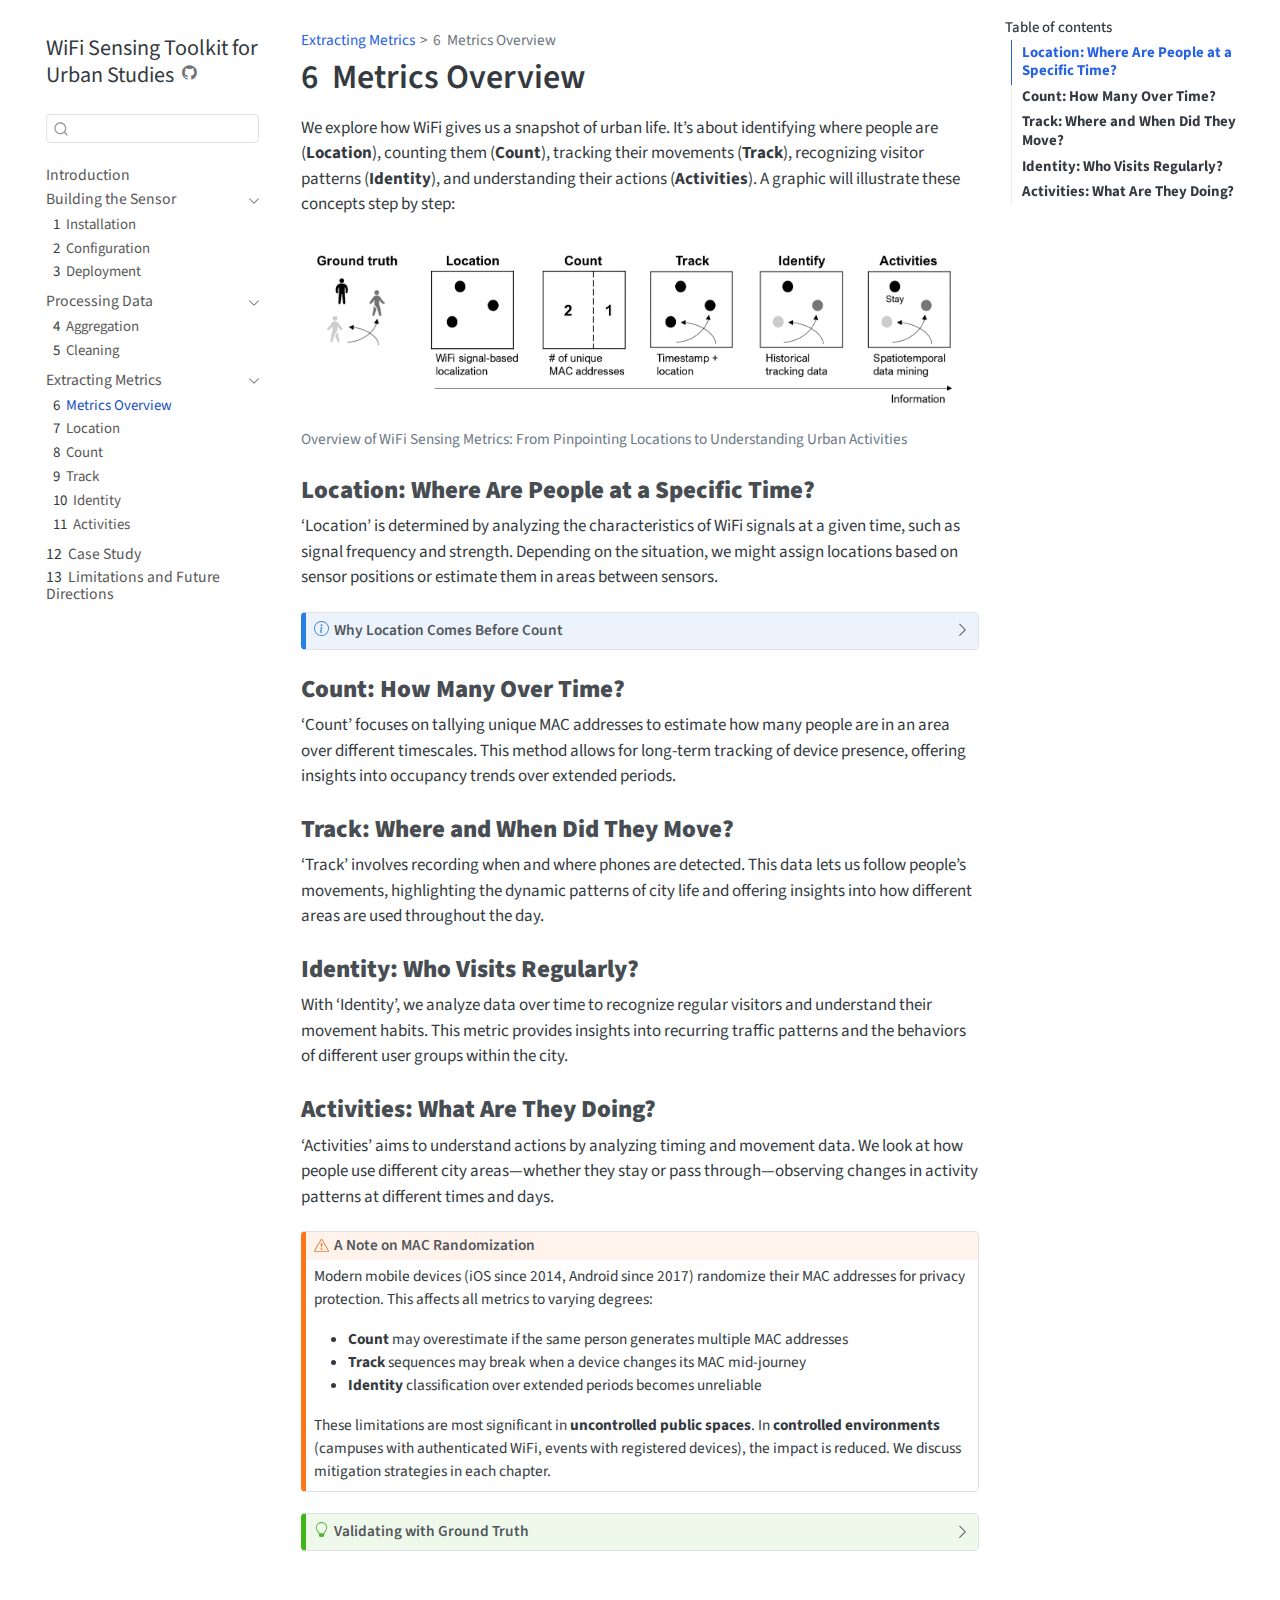
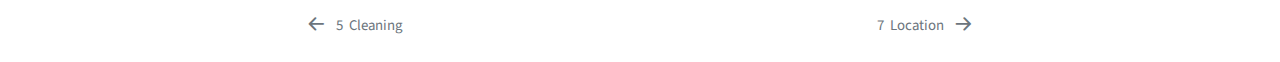
<file: docs/_book/4-1-overview.html>
<!DOCTYPE html>
<html xmlns="http://www.w3.org/1999/xhtml" lang="en" xml:lang="en"><head>

<meta charset="utf-8">
<meta name="generator" content="quarto-1.9.19">

<meta name="viewport" content="width=device-width, initial-scale=1.0, user-scalable=yes">


<title>6&nbsp; Metrics Overview – WiFi Sensing Toolkit for Urban Studies</title>
<style>
/* Default styles provided by pandoc.
** See https://pandoc.org/MANUAL.html#variables-for-html for config info.
*/
code{white-space: pre-wrap;}
span.smallcaps{font-variant: small-caps;}
div.columns{display: flex; gap: min(4vw, 1.5em);}
div.column{flex: auto; overflow-x: auto;}
div.hanging-indent{margin-left: 1.5em; text-indent: -1.5em;}
ul.task-list{list-style: none;}
ul.task-list li input[type="checkbox"] {
  width: 0.8em;
  margin: 0 0.8em 0.2em -1em; /* quarto-specific, see https://github.com/quarto-dev/quarto-cli/issues/4556 */ 
  vertical-align: middle;
}
</style>


<script src="site_libs/quarto-nav/quarto-nav.js"></script>
<script src="site_libs/clipboard/clipboard.min.js"></script>
<script src="site_libs/quarto-search/autocomplete.umd.js"></script>
<script src="site_libs/quarto-search/fuse.min.js"></script>
<script src="site_libs/quarto-search/quarto-search.js"></script>
<meta name="quarto:offset" content="./">
<link href="./4-2-location.html" rel="next">
<link href="./3-2-cleaning.html" rel="prev">
<script src="site_libs/quarto-html/quarto.js" type="module"></script>
<script src="site_libs/quarto-html/tabsets/tabsets.js" type="module"></script>
<script src="site_libs/quarto-html/axe/axe-check.js" type="module"></script>
<script src="site_libs/quarto-html/popper.min.js"></script>
<script src="site_libs/quarto-html/tippy.umd.min.js"></script>
<script src="site_libs/quarto-html/anchor.min.js"></script>
<link href="site_libs/quarto-html/tippy.css" rel="stylesheet">
<link href="site_libs/quarto-html/quarto-syntax-highlighting-3f61aac59b63c3a2d0e87c59ee7d0662.css" rel="stylesheet" id="quarto-text-highlighting-styles">
<script src="site_libs/bootstrap/bootstrap.min.js"></script>
<link href="site_libs/bootstrap/bootstrap-icons.css" rel="stylesheet">
<link href="site_libs/bootstrap/bootstrap-512f9892508816207213b4ac38e77790.min.css" rel="stylesheet" append-hash="true" id="quarto-bootstrap" data-mode="light">
<script id="quarto-search-options" type="application/json">{
  "location": "sidebar",
  "copy-button": false,
  "collapse-after": 3,
  "panel-placement": "start",
  "type": "textbox",
  "limit": 50,
  "keyboard-shortcut": [
    "f",
    "/",
    "s"
  ],
  "show-item-context": false,
  "language": {
    "search-no-results-text": "No results",
    "search-matching-documents-text": "matching documents",
    "search-copy-link-title": "Copy link to search",
    "search-hide-matches-text": "Hide additional matches",
    "search-more-match-text": "more match in this document",
    "search-more-matches-text": "more matches in this document",
    "search-clear-button-title": "Clear",
    "search-text-placeholder": "",
    "search-detached-cancel-button-title": "Cancel",
    "search-submit-button-title": "Submit",
    "search-label": "Search"
  }
}</script>


<link rel="stylesheet" href="custom.css">
</head>

<body class="nav-sidebar floating quarto-light">

<div id="quarto-search-results"></div>
  <header id="quarto-header" class="headroom fixed-top">
  <nav class="quarto-secondary-nav">
    <div class="container-fluid d-flex">
      <button type="button" class="quarto-btn-toggle btn" data-bs-toggle="collapse" role="button" data-bs-target=".quarto-sidebar-collapse-item" aria-controls="quarto-sidebar" aria-expanded="false" aria-label="Toggle sidebar navigation" onclick="if (window.quartoToggleHeadroom) { window.quartoToggleHeadroom(); }">
        <i class="bi bi-layout-text-sidebar-reverse"></i>
      </button>
        <nav class="quarto-page-breadcrumbs" aria-label="breadcrumb"><ol class="breadcrumb"><li class="breadcrumb-item"><a href="./4-1-overview.html">Extracting Metrics</a></li><li class="breadcrumb-item"><a href="./4-1-overview.html"><span class="chapter-number">6</span>&nbsp; <span class="chapter-title">Metrics Overview</span></a></li></ol></nav>
        <a class="flex-grow-1" role="navigation" data-bs-toggle="collapse" data-bs-target=".quarto-sidebar-collapse-item" aria-controls="quarto-sidebar" aria-expanded="false" aria-label="Toggle sidebar navigation" onclick="if (window.quartoToggleHeadroom) { window.quartoToggleHeadroom(); }">      
        </a>
      <button type="button" class="btn quarto-search-button" aria-label="Search" onclick="window.quartoOpenSearch();">
        <i class="bi bi-search"></i>
      </button>
    </div>
  </nav>
</header>
<!-- content -->
<div id="quarto-content" class="quarto-container page-columns page-rows-contents page-layout-article">
<!-- sidebar -->
  <nav id="quarto-sidebar" class="sidebar collapse collapse-horizontal quarto-sidebar-collapse-item sidebar-navigation floating overflow-auto">
    <div class="pt-lg-2 mt-2 text-left sidebar-header">
    <div class="sidebar-title mb-0 py-0">
      <a href="./">WiFi Sensing Toolkit for Urban Studies</a> 
        <div class="sidebar-tools-main">
    <a href="https://github.com/urbanjuhyeon/wifi-sensing-for-urban-studies/" title="Source Code" class="quarto-navigation-tool px-1" aria-label="Source Code"><i class="bi bi-github"></i></a>
</div>
    </div>
      </div>
        <div class="mt-2 flex-shrink-0 align-items-center">
        <div class="sidebar-search">
        <div id="quarto-search" class="" title="Search"></div>
        </div>
        </div>
    <div class="sidebar-menu-container"> 
    <ul class="list-unstyled mt-1">
        <li class="sidebar-item">
  <div class="sidebar-item-container"> 
  <a href="./index.html" class="sidebar-item-text sidebar-link">
 <span class="menu-text">Introduction</span></a>
  </div>
</li>
        <li class="sidebar-item sidebar-item-section">
      <div class="sidebar-item-container"> 
            <a class="sidebar-item-text sidebar-link text-start" data-bs-toggle="collapse" data-bs-target="#quarto-sidebar-section-1" role="navigation" aria-expanded="true">
 <span class="menu-text">Building the Sensor</span></a>
          <a class="sidebar-item-toggle text-start" data-bs-toggle="collapse" data-bs-target="#quarto-sidebar-section-1" role="navigation" aria-expanded="true" aria-label="Toggle section">
            <i class="bi bi-chevron-right ms-2"></i>
          </a> 
      </div>
      <ul id="quarto-sidebar-section-1" class="collapse list-unstyled sidebar-section depth1 show">  
          <li class="sidebar-item">
  <div class="sidebar-item-container"> 
  <a href="./2-1-installation.html" class="sidebar-item-text sidebar-link">
 <span class="menu-text"><span class="chapter-number">1</span>&nbsp; <span class="chapter-title">Installation</span></span></a>
  </div>
</li>
          <li class="sidebar-item">
  <div class="sidebar-item-container"> 
  <a href="./2-2-configuration.html" class="sidebar-item-text sidebar-link">
 <span class="menu-text"><span class="chapter-number">2</span>&nbsp; <span class="chapter-title">Configuration</span></span></a>
  </div>
</li>
          <li class="sidebar-item">
  <div class="sidebar-item-container"> 
  <a href="./2-3-deployment.html" class="sidebar-item-text sidebar-link">
 <span class="menu-text"><span class="chapter-number">3</span>&nbsp; <span class="chapter-title">Deployment</span></span></a>
  </div>
</li>
      </ul>
  </li>
        <li class="sidebar-item sidebar-item-section">
      <div class="sidebar-item-container"> 
            <a class="sidebar-item-text sidebar-link text-start" data-bs-toggle="collapse" data-bs-target="#quarto-sidebar-section-2" role="navigation" aria-expanded="true">
 <span class="menu-text">Processing Data</span></a>
          <a class="sidebar-item-toggle text-start" data-bs-toggle="collapse" data-bs-target="#quarto-sidebar-section-2" role="navigation" aria-expanded="true" aria-label="Toggle section">
            <i class="bi bi-chevron-right ms-2"></i>
          </a> 
      </div>
      <ul id="quarto-sidebar-section-2" class="collapse list-unstyled sidebar-section depth1 show">  
          <li class="sidebar-item">
  <div class="sidebar-item-container"> 
  <a href="./3-1-aggregation.html" class="sidebar-item-text sidebar-link">
 <span class="menu-text"><span class="chapter-number">4</span>&nbsp; <span class="chapter-title">Aggregation</span></span></a>
  </div>
</li>
          <li class="sidebar-item">
  <div class="sidebar-item-container"> 
  <a href="./3-2-cleaning.html" class="sidebar-item-text sidebar-link">
 <span class="menu-text"><span class="chapter-number">5</span>&nbsp; <span class="chapter-title">Cleaning</span></span></a>
  </div>
</li>
      </ul>
  </li>
        <li class="sidebar-item sidebar-item-section">
      <div class="sidebar-item-container"> 
            <a class="sidebar-item-text sidebar-link text-start" data-bs-toggle="collapse" data-bs-target="#quarto-sidebar-section-3" role="navigation" aria-expanded="true">
 <span class="menu-text">Extracting Metrics</span></a>
          <a class="sidebar-item-toggle text-start" data-bs-toggle="collapse" data-bs-target="#quarto-sidebar-section-3" role="navigation" aria-expanded="true" aria-label="Toggle section">
            <i class="bi bi-chevron-right ms-2"></i>
          </a> 
      </div>
      <ul id="quarto-sidebar-section-3" class="collapse list-unstyled sidebar-section depth1 show">  
          <li class="sidebar-item">
  <div class="sidebar-item-container"> 
  <a href="./4-1-overview.html" class="sidebar-item-text sidebar-link active">
 <span class="menu-text"><span class="chapter-number">6</span>&nbsp; <span class="chapter-title">Metrics Overview</span></span></a>
  </div>
</li>
          <li class="sidebar-item">
  <div class="sidebar-item-container"> 
  <a href="./4-2-location.html" class="sidebar-item-text sidebar-link">
 <span class="menu-text"><span class="chapter-number">7</span>&nbsp; <span class="chapter-title">Location</span></span></a>
  </div>
</li>
          <li class="sidebar-item">
  <div class="sidebar-item-container"> 
  <a href="./4-3-count.html" class="sidebar-item-text sidebar-link">
 <span class="menu-text"><span class="chapter-number">8</span>&nbsp; <span class="chapter-title">Count</span></span></a>
  </div>
</li>
          <li class="sidebar-item">
  <div class="sidebar-item-container"> 
  <a href="./4-4-track.html" class="sidebar-item-text sidebar-link">
 <span class="menu-text"><span class="chapter-number">9</span>&nbsp; <span class="chapter-title">Track</span></span></a>
  </div>
</li>
          <li class="sidebar-item">
  <div class="sidebar-item-container"> 
  <a href="./4-5-identity.html" class="sidebar-item-text sidebar-link">
 <span class="menu-text"><span class="chapter-number">10</span>&nbsp; <span class="chapter-title">Identity</span></span></a>
  </div>
</li>
          <li class="sidebar-item">
  <div class="sidebar-item-container"> 
  <a href="./4-6-activities.html" class="sidebar-item-text sidebar-link">
 <span class="menu-text"><span class="chapter-number">11</span>&nbsp; <span class="chapter-title">Activities</span></span></a>
  </div>
</li>
      </ul>
  </li>
        <li class="sidebar-item">
  <div class="sidebar-item-container"> 
  <a href="./5-casestudy.html" class="sidebar-item-text sidebar-link">
 <span class="menu-text"><span class="chapter-number">12</span>&nbsp; <span class="chapter-title">Case Study</span></span></a>
  </div>
</li>
        <li class="sidebar-item">
  <div class="sidebar-item-container"> 
  <a href="./6-conclusion.html" class="sidebar-item-text sidebar-link">
 <span class="menu-text"><span class="chapter-number">13</span>&nbsp; <span class="chapter-title">Limitations and Future Directions</span></span></a>
  </div>
</li>
    </ul>
    </div>
</nav>
<div id="quarto-sidebar-glass" class="quarto-sidebar-collapse-item" data-bs-toggle="collapse" data-bs-target=".quarto-sidebar-collapse-item"></div>
<!-- margin-sidebar -->
    <div id="quarto-margin-sidebar" class="sidebar margin-sidebar">
        <nav id="TOC" role="doc-toc" class="toc-active">
    <h2 id="toc-title">Table of contents</h2>
   
  <ul>
  <li><a href="#location-where-are-people-at-a-specific-time" id="toc-location-where-are-people-at-a-specific-time" class="nav-link active" data-scroll-target="#location-where-are-people-at-a-specific-time"><strong>Location: Where Are People at a Specific Time?</strong></a></li>
  <li><a href="#count-how-many-over-time" id="toc-count-how-many-over-time" class="nav-link" data-scroll-target="#count-how-many-over-time"><strong>Count: How Many Over Time?</strong></a></li>
  <li><a href="#track-where-and-when-did-they-move" id="toc-track-where-and-when-did-they-move" class="nav-link" data-scroll-target="#track-where-and-when-did-they-move"><strong>Track: Where and When Did They Move?</strong></a></li>
  <li><a href="#identity-who-visits-regularly" id="toc-identity-who-visits-regularly" class="nav-link" data-scroll-target="#identity-who-visits-regularly"><strong>Identity: Who Visits Regularly?</strong></a></li>
  <li><a href="#activities-what-are-they-doing" id="toc-activities-what-are-they-doing" class="nav-link" data-scroll-target="#activities-what-are-they-doing"><strong>Activities: What Are They Doing?</strong></a></li>
  </ul>
</nav>
    </div>
<!-- main -->
<main class="content" id="quarto-document-content">

<header id="title-block-header" class="quarto-title-block default"><nav class="quarto-page-breadcrumbs quarto-title-breadcrumbs d-none d-lg-block" aria-label="breadcrumb"><ol class="breadcrumb"><li class="breadcrumb-item"><a href="./4-1-overview.html">Extracting Metrics</a></li><li class="breadcrumb-item"><a href="./4-1-overview.html"><span class="chapter-number">6</span>&nbsp; <span class="chapter-title">Metrics Overview</span></a></li></ol></nav>
<div class="quarto-title">
<h1 class="title"><span class="chapter-number">6</span>&nbsp; <span class="chapter-title">Metrics Overview</span></h1>
</div>



<div class="quarto-title-meta">

    
  
    
  </div>
  


</header>


<p>We explore how WiFi gives us a snapshot of urban life. It’s about identifying where people are (<strong>Location</strong>), counting them (<strong>Count</strong>), tracking their movements (<strong>Track</strong>), recognizing visitor patterns (<strong>Identity</strong>), and understanding their actions (<strong>Activities</strong>). A graphic will illustrate these concepts step by step:</p>
<div class="quarto-figure quarto-figure-center">
<figure class="figure">
<p><img src="materials/ch4/metric-overview.png" class="img-fluid figure-img"></p>
<figcaption>Overview of WiFi Sensing Metrics: From Pinpointing Locations to Understanding Urban Activities</figcaption>
</figure>
</div>
<section id="location-where-are-people-at-a-specific-time" class="level3 unnumbered">
<h3 class="unnumbered anchored" data-anchor-id="location-where-are-people-at-a-specific-time"><strong>Location: Where Are People at a Specific Time?</strong></h3>
<p>‘Location’ is determined by analyzing the characteristics of WiFi signals at a given time, such as signal frequency and strength. Depending on the situation, we might assign locations based on sensor positions or estimate them in areas between sensors.</p>
<div class="callout callout-style-default callout-note callout-titled" title="Why Location Comes Before Count">
<div class="callout-header d-flex align-content-center collapsed" data-bs-toggle="collapse" data-bs-target=".callout-1-contents" aria-controls="callout-1" aria-expanded="false" aria-label="Toggle callout">
<div class="callout-icon-container">
<i class="callout-icon"></i>
</div>
<div class="callout-title-container flex-fill">
<span class="screen-reader-only">Note</span>Why Location Comes Before Count
</div>
<div class="callout-btn-toggle d-inline-block border-0 py-1 ps-1 pe-0 float-end"><i class="callout-toggle"></i></div>
</div>
<div id="callout-1" class="callout-1-contents callout-collapse collapse">
<div class="callout-body-container callout-body">
<p>Before counting, we must pinpoint location. Without knowing where devices are, we just have a total count.</p>
<p>Imagine a room with three people, just like in the diagram above:</p>
<ul>
<li><strong>Without location data,</strong> counting detected device MAC addresses only tells you there are three devices total.</li>
<li><strong>With even rough location data,</strong> you can determine that two devices are on the left and one on the right – providing much richer information.</li>
</ul>
</div>
</div>
</div>
</section>
<section id="count-how-many-over-time" class="level3 unnumbered">
<h3 class="unnumbered anchored" data-anchor-id="count-how-many-over-time"><strong>Count: How Many Over Time?</strong></h3>
<p>‘Count’ focuses on tallying unique MAC addresses to estimate how many people are in an area over different timescales. This method allows for long-term tracking of device presence, offering insights into occupancy trends over extended periods.</p>
</section>
<section id="track-where-and-when-did-they-move" class="level3 unnumbered">
<h3 class="unnumbered anchored" data-anchor-id="track-where-and-when-did-they-move"><strong>Track: Where and When Did They Move?</strong></h3>
<p>‘Track’ involves recording when and where phones are detected. This data lets us follow people’s movements, highlighting the dynamic patterns of city life and offering insights into how different areas are used throughout the day.</p>
</section>
<section id="identity-who-visits-regularly" class="level3 unnumbered">
<h3 class="unnumbered anchored" data-anchor-id="identity-who-visits-regularly"><strong>Identity: Who Visits Regularly?</strong></h3>
<p>With ‘Identity’, we analyze data over time to recognize regular visitors and understand their movement habits. This metric provides insights into recurring traffic patterns and the behaviors of different user groups within the city.</p>
</section>
<section id="activities-what-are-they-doing" class="level3 unnumbered">
<h3 class="unnumbered anchored" data-anchor-id="activities-what-are-they-doing"><strong>Activities: What Are They Doing?</strong></h3>
<p>‘Activities’ aims to understand actions by analyzing timing and movement data. We look at how people use different city areas—whether they stay or pass through—observing changes in activity patterns at different times and days.</p>
<div class="callout callout-style-default callout-warning callout-titled" title="A Note on MAC Randomization">
<div class="callout-header d-flex align-content-center">
<div class="callout-icon-container">
<i class="callout-icon"></i>
</div>
<div class="callout-title-container flex-fill">
<span class="screen-reader-only">Warning</span>A Note on MAC Randomization
</div>
</div>
<div class="callout-body-container callout-body">
<p>Modern mobile devices (iOS since 2014, Android since 2017) randomize their MAC addresses for privacy protection. This affects all metrics to varying degrees:</p>
<ul>
<li><strong>Count</strong> may overestimate if the same person generates multiple MAC addresses</li>
<li><strong>Track</strong> sequences may break when a device changes its MAC mid-journey</li>
<li><strong>Identity</strong> classification over extended periods becomes unreliable</li>
</ul>
<p>These limitations are most significant in <strong>uncontrolled public spaces</strong>. In <strong>controlled environments</strong> (campuses with authenticated WiFi, events with registered devices), the impact is reduced. We discuss mitigation strategies in each chapter.</p>
</div>
</div>
<div class="callout callout-style-default callout-tip callout-titled" title="Validating with Ground Truth">
<div class="callout-header d-flex align-content-center collapsed" data-bs-toggle="collapse" data-bs-target=".callout-3-contents" aria-controls="callout-3" aria-expanded="false" aria-label="Toggle callout">
<div class="callout-icon-container">
<i class="callout-icon"></i>
</div>
<div class="callout-title-container flex-fill">
<span class="screen-reader-only">Tip</span>Validating with Ground Truth
</div>
<div class="callout-btn-toggle d-inline-block border-0 py-1 ps-1 pe-0 float-end"><i class="callout-toggle"></i></div>
</div>
<div id="callout-3" class="callout-3-contents callout-collapse collapse">
<div class="callout-body-container callout-body">
<p>To assess accuracy, we compare WiFi-derived metrics against ground truth data such as manual counts or GPS logs. Validation methods are discussed in each metric’s chapter.</p>
</div>
</div>
</div>


</section>

</main> <!-- /main -->
<script id="quarto-html-after-body" type="application/javascript">
  window.document.addEventListener("DOMContentLoaded", function (event) {
    const icon = "";
    const anchorJS = new window.AnchorJS();
    anchorJS.options = {
      placement: 'right',
      icon: icon
    };
    anchorJS.add('.anchored');
    const isCodeAnnotation = (el) => {
      for (const clz of el.classList) {
        if (clz.startsWith('code-annotation-')) {                     
          return true;
        }
      }
      return false;
    }
    const onCopySuccess = function(e) {
      // button target
      const button = e.trigger;
      // don't keep focus
      button.blur();
      // flash "checked"
      button.classList.add('code-copy-button-checked');
      var currentTitle = button.getAttribute("title");
      button.setAttribute("title", "Copied!");
      let tooltip;
      if (window.bootstrap) {
        button.setAttribute("data-bs-toggle", "tooltip");
        button.setAttribute("data-bs-placement", "left");
        button.setAttribute("data-bs-title", "Copied!");
        tooltip = new bootstrap.Tooltip(button, 
          { trigger: "manual", 
            customClass: "code-copy-button-tooltip",
            offset: [0, -8]});
        tooltip.show();    
      }
      setTimeout(function() {
        if (tooltip) {
          tooltip.hide();
          button.removeAttribute("data-bs-title");
          button.removeAttribute("data-bs-toggle");
          button.removeAttribute("data-bs-placement");
        }
        button.setAttribute("title", currentTitle);
        button.classList.remove('code-copy-button-checked');
      }, 1000);
      // clear code selection
      e.clearSelection();
    }
    const getTextToCopy = function(trigger) {
      const outerScaffold = trigger.parentElement.cloneNode(true);
      const codeEl = outerScaffold.querySelector('code');
      for (const childEl of codeEl.children) {
        if (isCodeAnnotation(childEl)) {
          childEl.remove();
        }
      }
      return codeEl.innerText;
    }
    const clipboard = new window.ClipboardJS('.code-copy-button:not([data-in-quarto-modal])', {
      text: getTextToCopy
    });
    clipboard.on('success', onCopySuccess);
    if (window.document.getElementById('quarto-embedded-source-code-modal')) {
      const clipboardModal = new window.ClipboardJS('.code-copy-button[data-in-quarto-modal]', {
        text: getTextToCopy,
        container: window.document.getElementById('quarto-embedded-source-code-modal')
      });
      clipboardModal.on('success', onCopySuccess);
    }
      var localhostRegex = new RegExp(/^(?:http|https):\/\/localhost\:?[0-9]*\//);
      var mailtoRegex = new RegExp(/^mailto:/);
        var filterRegex = new RegExp("https:\/\/juhyeonpark\.com\/wifi-sensing-for-urban-studies\/");
      var isInternal = (href) => {
          return filterRegex.test(href) || localhostRegex.test(href) || mailtoRegex.test(href);
      }
      // Inspect non-navigation links and adorn them if external
     var links = window.document.querySelectorAll('a[href]:not(.nav-link):not(.navbar-brand):not(.toc-action):not(.sidebar-link):not(.sidebar-item-toggle):not(.pagination-link):not(.no-external):not([aria-hidden]):not(.dropdown-item):not(.quarto-navigation-tool):not(.about-link)');
      for (var i=0; i<links.length; i++) {
        const link = links[i];
        if (!isInternal(link.href)) {
          // undo the damage that might have been done by quarto-nav.js in the case of
          // links that we want to consider external
          if (link.dataset.originalHref !== undefined) {
            link.href = link.dataset.originalHref;
          }
        }
      }
    function tippyHover(el, contentFn, onTriggerFn, onUntriggerFn) {
      const config = {
        allowHTML: true,
        maxWidth: 500,
        delay: 100,
        arrow: false,
        appendTo: function(el) {
            return el.parentElement;
        },
        interactive: true,
        interactiveBorder: 10,
        theme: 'quarto',
        placement: 'bottom-start',
      };
      if (contentFn) {
        config.content = contentFn;
      }
      if (onTriggerFn) {
        config.onTrigger = onTriggerFn;
      }
      if (onUntriggerFn) {
        config.onUntrigger = onUntriggerFn;
      }
      window.tippy(el, config); 
    }
    const noterefs = window.document.querySelectorAll('a[role="doc-noteref"]');
    for (var i=0; i<noterefs.length; i++) {
      const ref = noterefs[i];
      tippyHover(ref, function() {
        // use id or data attribute instead here
        let href = ref.getAttribute('data-footnote-href') || ref.getAttribute('href');
        try { href = new URL(href).hash; } catch {}
        const id = href.replace(/^#\/?/, "");
        const note = window.document.getElementById(id);
        if (note) {
          return note.innerHTML;
        } else {
          return "";
        }
      });
    }
    const xrefs = window.document.querySelectorAll('a.quarto-xref');
    const processXRef = (id, note) => {
      // Strip column container classes
      const stripColumnClz = (el) => {
        el.classList.remove("page-full", "page-columns");
        if (el.children) {
          for (const child of el.children) {
            stripColumnClz(child);
          }
        }
      }
      stripColumnClz(note)
      if (id === null || id.startsWith('sec-')) {
        // Special case sections, only their first couple elements
        const container = document.createElement("div");
        if (note.children && note.children.length > 2) {
          container.appendChild(note.children[0].cloneNode(true));
          for (let i = 1; i < note.children.length; i++) {
            const child = note.children[i];
            if (child.tagName === "P" && child.innerText === "") {
              continue;
            } else {
              container.appendChild(child.cloneNode(true));
              break;
            }
          }
          if (window.Quarto?.typesetMath) {
            window.Quarto.typesetMath(container);
          }
          return container.innerHTML
        } else {
          if (window.Quarto?.typesetMath) {
            window.Quarto.typesetMath(note);
          }
          return note.innerHTML;
        }
      } else {
        // Remove any anchor links if they are present
        const anchorLink = note.querySelector('a.anchorjs-link');
        if (anchorLink) {
          anchorLink.remove();
        }
        if (window.Quarto?.typesetMath) {
          window.Quarto.typesetMath(note);
        }
        if (note.classList.contains("callout")) {
          return note.outerHTML;
        } else {
          return note.innerHTML;
        }
      }
    }
    for (var i=0; i<xrefs.length; i++) {
      const xref = xrefs[i];
      tippyHover(xref, undefined, function(instance) {
        instance.disable();
        let url = xref.getAttribute('href');
        let hash = undefined; 
        if (url.startsWith('#')) {
          hash = url;
        } else {
          try { hash = new URL(url).hash; } catch {}
        }
        if (hash) {
          const id = hash.replace(/^#\/?/, "");
          const note = window.document.getElementById(id);
          if (note !== null) {
            try {
              const html = processXRef(id, note.cloneNode(true));
              instance.setContent(html);
            } finally {
              instance.enable();
              instance.show();
            }
          } else {
            // See if we can fetch this
            fetch(url.split('#')[0])
            .then(res => res.text())
            .then(html => {
              const parser = new DOMParser();
              const htmlDoc = parser.parseFromString(html, "text/html");
              const note = htmlDoc.getElementById(id);
              if (note !== null) {
                const html = processXRef(id, note);
                instance.setContent(html);
              } 
            }).finally(() => {
              instance.enable();
              instance.show();
            });
          }
        } else {
          // See if we can fetch a full url (with no hash to target)
          // This is a special case and we should probably do some content thinning / targeting
          fetch(url)
          .then(res => res.text())
          .then(html => {
            const parser = new DOMParser();
            const htmlDoc = parser.parseFromString(html, "text/html");
            const note = htmlDoc.querySelector('main.content');
            if (note !== null) {
              // This should only happen for chapter cross references
              // (since there is no id in the URL)
              // remove the first header
              if (note.children.length > 0 && note.children[0].tagName === "HEADER") {
                note.children[0].remove();
              }
              const html = processXRef(null, note);
              instance.setContent(html);
            } 
          }).finally(() => {
            instance.enable();
            instance.show();
          });
        }
      }, function(instance) {
      });
    }
        let selectedAnnoteEl;
        const selectorForAnnotation = ( cell, annotation) => {
          let cellAttr = 'data-code-cell="' + cell + '"';
          let lineAttr = 'data-code-annotation="' +  annotation + '"';
          const selector = 'span[' + cellAttr + '][' + lineAttr + ']';
          return selector;
        }
        const selectCodeLines = (annoteEl) => {
          const doc = window.document;
          const targetCell = annoteEl.getAttribute("data-target-cell");
          const targetAnnotation = annoteEl.getAttribute("data-target-annotation");
          const annoteSpan = window.document.querySelector(selectorForAnnotation(targetCell, targetAnnotation));
          const lines = annoteSpan.getAttribute("data-code-lines").split(",");
          const lineIds = lines.map((line) => {
            return targetCell + "-" + line;
          })
          let top = null;
          let height = null;
          let parent = null;
          if (lineIds.length > 0) {
              //compute the position of the single el (top and bottom and make a div)
              const el = window.document.getElementById(lineIds[0]);
              top = el.offsetTop;
              height = el.offsetHeight;
              parent = el.parentElement.parentElement;
            if (lineIds.length > 1) {
              const lastEl = window.document.getElementById(lineIds[lineIds.length - 1]);
              const bottom = lastEl.offsetTop + lastEl.offsetHeight;
              height = bottom - top;
            }
            if (top !== null && height !== null && parent !== null) {
              // cook up a div (if necessary) and position it 
              let div = window.document.getElementById("code-annotation-line-highlight");
              if (div === null) {
                div = window.document.createElement("div");
                div.setAttribute("id", "code-annotation-line-highlight");
                div.style.position = 'absolute';
                parent.appendChild(div);
              }
              div.style.top = top - 2 + "px";
              div.style.height = height + 4 + "px";
              div.style.left = 0;
              let gutterDiv = window.document.getElementById("code-annotation-line-highlight-gutter");
              if (gutterDiv === null) {
                gutterDiv = window.document.createElement("div");
                gutterDiv.setAttribute("id", "code-annotation-line-highlight-gutter");
                gutterDiv.style.position = 'absolute';
                const codeCell = window.document.getElementById(targetCell);
                const gutter = codeCell.querySelector('.code-annotation-gutter');
                gutter.appendChild(gutterDiv);
              }
              gutterDiv.style.top = top - 2 + "px";
              gutterDiv.style.height = height + 4 + "px";
            }
            selectedAnnoteEl = annoteEl;
          }
        };
        const unselectCodeLines = () => {
          const elementsIds = ["code-annotation-line-highlight", "code-annotation-line-highlight-gutter"];
          elementsIds.forEach((elId) => {
            const div = window.document.getElementById(elId);
            if (div) {
              div.remove();
            }
          });
          selectedAnnoteEl = undefined;
        };
          // Handle positioning of the toggle
      window.addEventListener(
        "resize",
        throttle(() => {
          elRect = undefined;
          if (selectedAnnoteEl) {
            selectCodeLines(selectedAnnoteEl);
          }
        }, 10)
      );
      function throttle(fn, ms) {
      let throttle = false;
      let timer;
        return (...args) => {
          if(!throttle) { // first call gets through
              fn.apply(this, args);
              throttle = true;
          } else { // all the others get throttled
              if(timer) clearTimeout(timer); // cancel #2
              timer = setTimeout(() => {
                fn.apply(this, args);
                timer = throttle = false;
              }, ms);
          }
        };
      }
        // Attach click handler to the DT
        const annoteDls = window.document.querySelectorAll('dt[data-target-cell]');
        for (const annoteDlNode of annoteDls) {
          annoteDlNode.addEventListener('click', (event) => {
            const clickedEl = event.target;
            if (clickedEl !== selectedAnnoteEl) {
              unselectCodeLines();
              const activeEl = window.document.querySelector('dt[data-target-cell].code-annotation-active');
              if (activeEl) {
                activeEl.classList.remove('code-annotation-active');
              }
              selectCodeLines(clickedEl);
              clickedEl.classList.add('code-annotation-active');
            } else {
              // Unselect the line
              unselectCodeLines();
              clickedEl.classList.remove('code-annotation-active');
            }
          });
        }
    const findCites = (el) => {
      const parentEl = el.parentElement;
      if (parentEl) {
        const cites = parentEl.dataset.cites;
        if (cites) {
          return {
            el,
            cites: cites.split(' ')
          };
        } else {
          return findCites(el.parentElement)
        }
      } else {
        return undefined;
      }
    };
    var bibliorefs = window.document.querySelectorAll('a[role="doc-biblioref"]');
    for (var i=0; i<bibliorefs.length; i++) {
      const ref = bibliorefs[i];
      const citeInfo = findCites(ref);
      if (citeInfo) {
        tippyHover(citeInfo.el, function() {
          var popup = window.document.createElement('div');
          citeInfo.cites.forEach(function(cite) {
            var citeDiv = window.document.createElement('div');
            citeDiv.classList.add('hanging-indent');
            citeDiv.classList.add('csl-entry');
            var biblioDiv = window.document.getElementById('ref-' + cite);
            if (biblioDiv) {
              citeDiv.innerHTML = biblioDiv.innerHTML;
            }
            popup.appendChild(citeDiv);
          });
          return popup.innerHTML;
        });
      }
    }
  });
  </script>
<nav class="page-navigation">
  <div class="nav-page nav-page-previous">
      <a href="./3-2-cleaning.html" class="pagination-link" aria-label="Cleaning">
        <i class="bi bi-arrow-left-short"></i> <span class="nav-page-text"><span class="chapter-number">5</span>&nbsp; <span class="chapter-title">Cleaning</span></span>
      </a>          
  </div>
  <div class="nav-page nav-page-next">
      <a href="./4-2-location.html" class="pagination-link" aria-label="Location">
        <span class="nav-page-text"><span class="chapter-number">7</span>&nbsp; <span class="chapter-title">Location</span></span> <i class="bi bi-arrow-right-short"></i>
      </a>
  </div>
</nav>
</div> <!-- /content -->




</body></html>
</file>
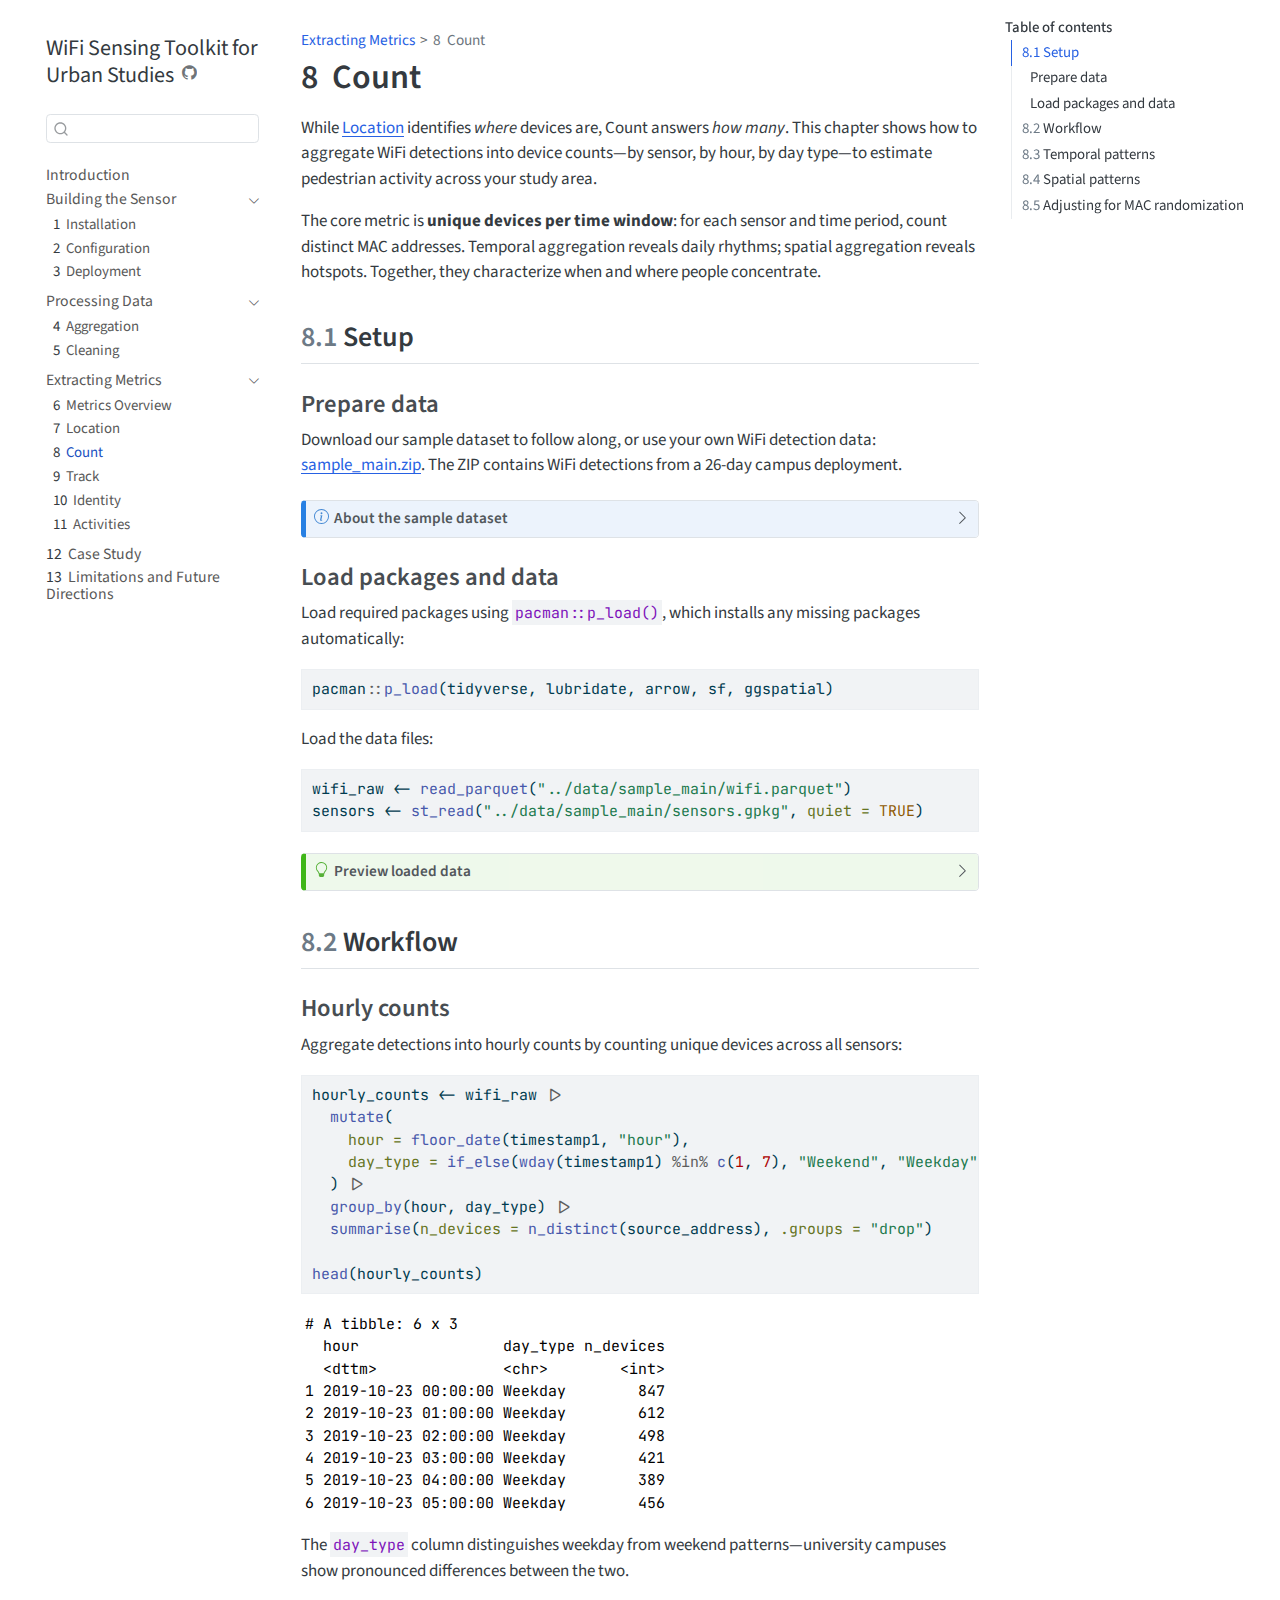
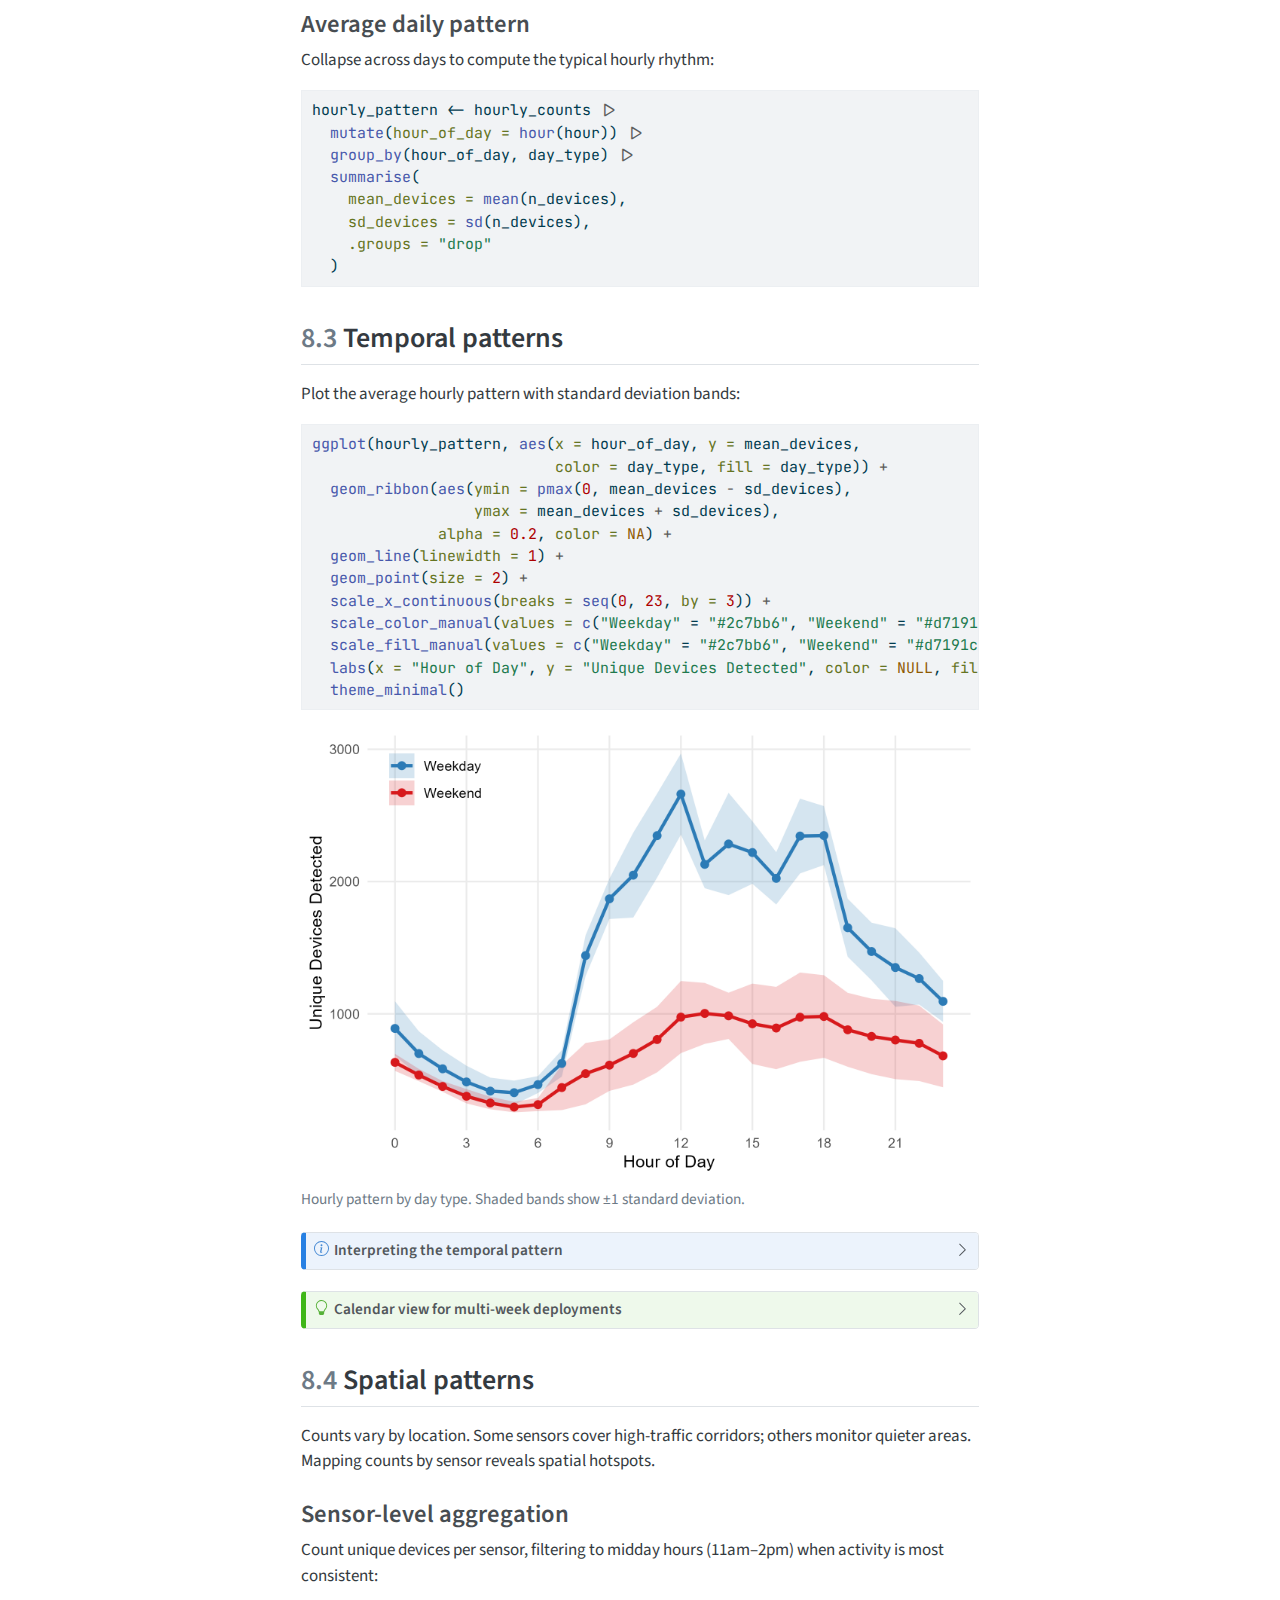
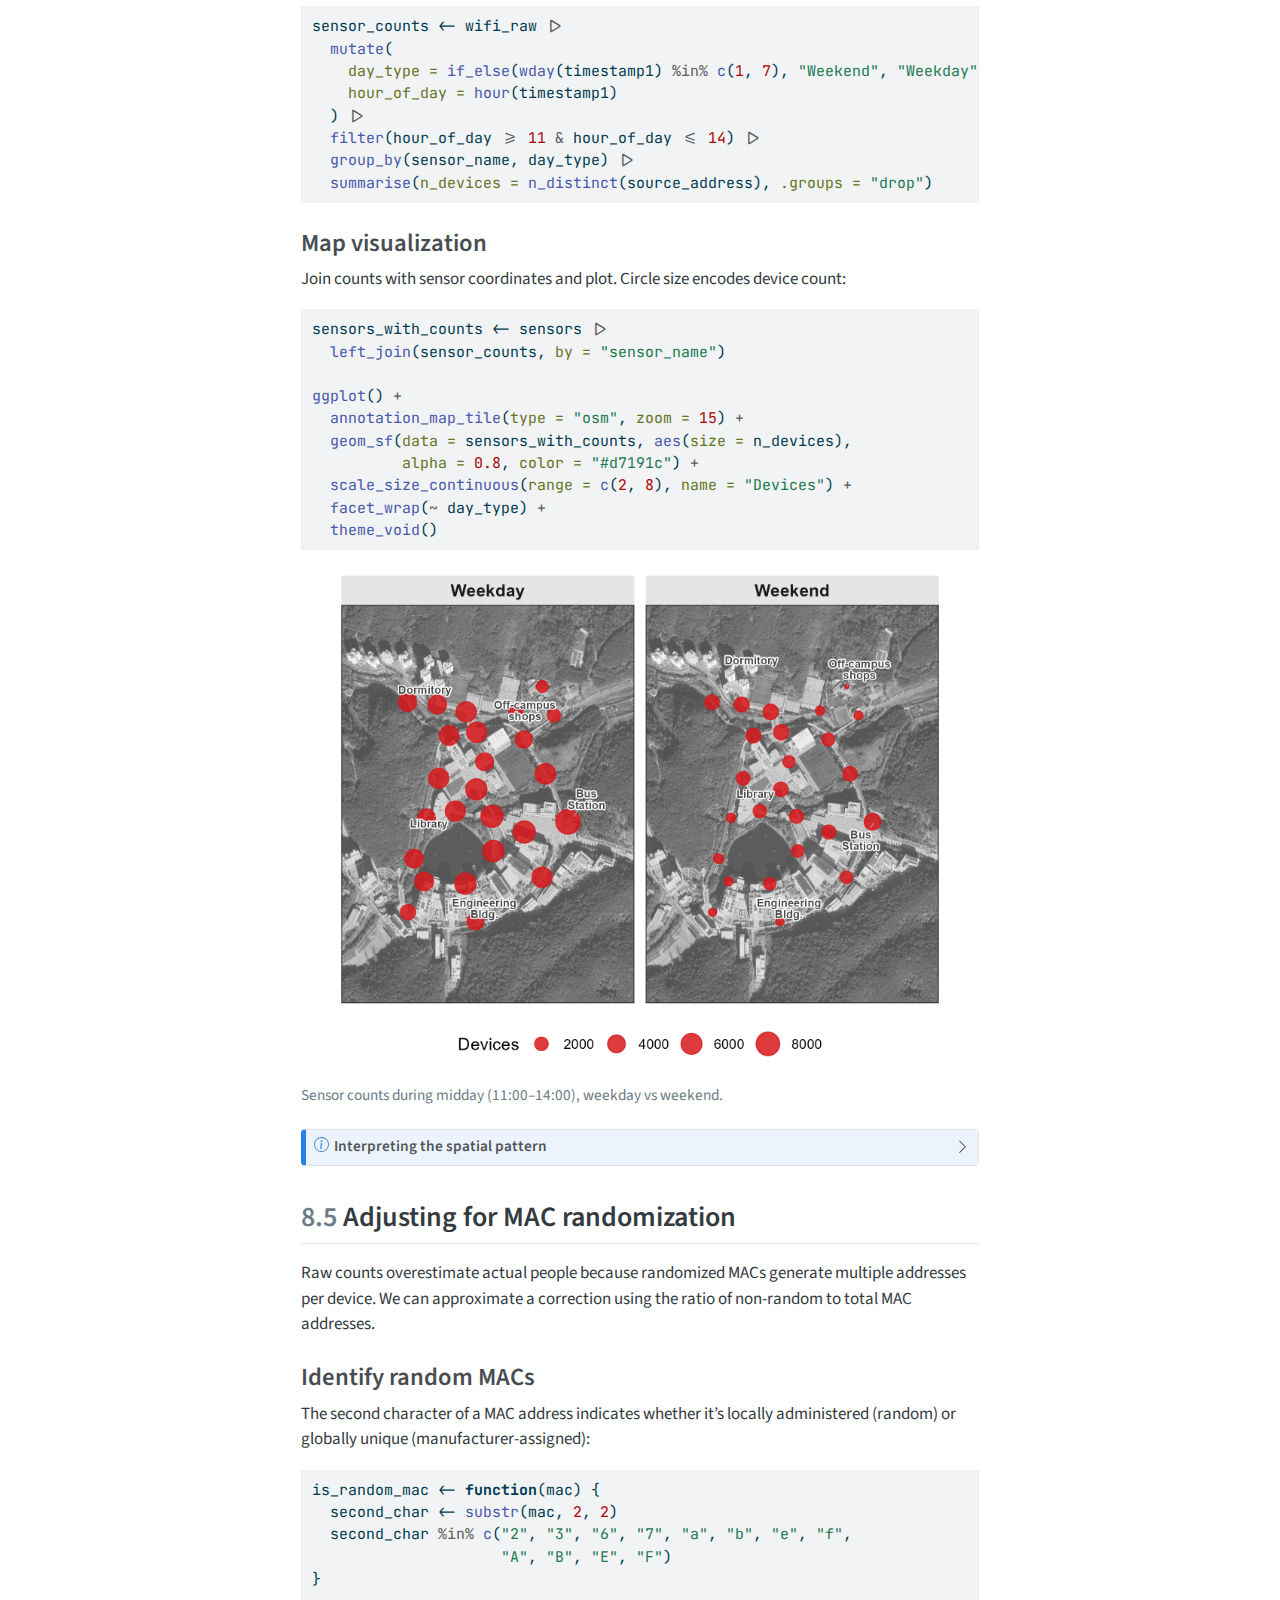
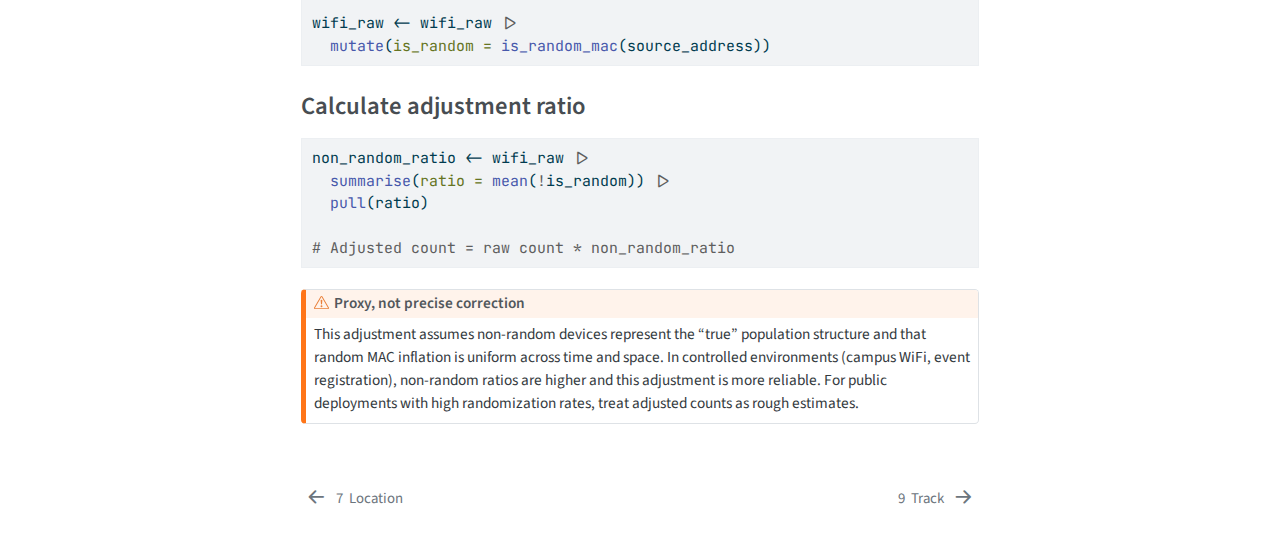
<file: docs/_book/4-3-count.html>
<!DOCTYPE html>
<html xmlns="http://www.w3.org/1999/xhtml" lang="en" xml:lang="en"><head>

<meta charset="utf-8">
<meta name="generator" content="quarto-1.9.19">

<meta name="viewport" content="width=device-width, initial-scale=1.0, user-scalable=yes">


<title>8&nbsp; Count – WiFi Sensing Toolkit for Urban Studies</title>
<style>
/* Default styles provided by pandoc.
** See https://pandoc.org/MANUAL.html#variables-for-html for config info.
*/
code{white-space: pre-wrap;}
span.smallcaps{font-variant: small-caps;}
div.columns{display: flex; gap: min(4vw, 1.5em);}
div.column{flex: auto; overflow-x: auto;}
div.hanging-indent{margin-left: 1.5em; text-indent: -1.5em;}
ul.task-list{list-style: none;}
ul.task-list li input[type="checkbox"] {
  width: 0.8em;
  margin: 0 0.8em 0.2em -1em; /* quarto-specific, see https://github.com/quarto-dev/quarto-cli/issues/4556 */ 
  vertical-align: middle;
}
/* CSS for syntax highlighting */
html { -webkit-text-size-adjust: 100%; }
pre > code.sourceCode { white-space: pre; position: relative; }
pre > code.sourceCode > span { display: inline-block; line-height: 1.25; }
pre > code.sourceCode > span:empty { height: 1.2em; }
.sourceCode { overflow: visible; }
code.sourceCode > span { color: inherit; text-decoration: inherit; }
div.sourceCode { margin: 1em 0; }
pre.sourceCode { margin: 0; }
@media screen {
div.sourceCode { overflow: auto; }
}
@media print {
pre > code.sourceCode { white-space: pre-wrap; }
pre > code.sourceCode > span { text-indent: -5em; padding-left: 5em; }
}
pre.numberSource code
  { counter-reset: source-line 0; }
pre.numberSource code > span
  { position: relative; left: -4em; counter-increment: source-line; }
pre.numberSource code > span > a:first-child::before
  { content: counter(source-line);
    position: relative; left: -1em; text-align: right; vertical-align: baseline;
    border: none; display: inline-block;
    -webkit-touch-callout: none; -webkit-user-select: none;
    -khtml-user-select: none; -moz-user-select: none;
    -ms-user-select: none; user-select: none;
    padding: 0 4px; width: 4em;
  }
pre.numberSource { margin-left: 3em;  padding-left: 4px; }
div.sourceCode
  {   }
@media screen {
pre > code.sourceCode > span > a:first-child::before { text-decoration: underline; }
}
</style>


<script src="site_libs/quarto-nav/quarto-nav.js"></script>
<script src="site_libs/clipboard/clipboard.min.js"></script>
<script src="site_libs/quarto-search/autocomplete.umd.js"></script>
<script src="site_libs/quarto-search/fuse.min.js"></script>
<script src="site_libs/quarto-search/quarto-search.js"></script>
<meta name="quarto:offset" content="./">
<link href="./4-4-track.html" rel="next">
<link href="./4-2-location.html" rel="prev">
<script src="site_libs/quarto-html/quarto.js" type="module"></script>
<script src="site_libs/quarto-html/tabsets/tabsets.js" type="module"></script>
<script src="site_libs/quarto-html/axe/axe-check.js" type="module"></script>
<script src="site_libs/quarto-html/popper.min.js"></script>
<script src="site_libs/quarto-html/tippy.umd.min.js"></script>
<script src="site_libs/quarto-html/anchor.min.js"></script>
<link href="site_libs/quarto-html/tippy.css" rel="stylesheet">
<link href="site_libs/quarto-html/quarto-syntax-highlighting-3f61aac59b63c3a2d0e87c59ee7d0662.css" rel="stylesheet" id="quarto-text-highlighting-styles">
<script src="site_libs/bootstrap/bootstrap.min.js"></script>
<link href="site_libs/bootstrap/bootstrap-icons.css" rel="stylesheet">
<link href="site_libs/bootstrap/bootstrap-512f9892508816207213b4ac38e77790.min.css" rel="stylesheet" append-hash="true" id="quarto-bootstrap" data-mode="light">
<script id="quarto-search-options" type="application/json">{
  "location": "sidebar",
  "copy-button": false,
  "collapse-after": 3,
  "panel-placement": "start",
  "type": "textbox",
  "limit": 50,
  "keyboard-shortcut": [
    "f",
    "/",
    "s"
  ],
  "show-item-context": false,
  "language": {
    "search-no-results-text": "No results",
    "search-matching-documents-text": "matching documents",
    "search-copy-link-title": "Copy link to search",
    "search-hide-matches-text": "Hide additional matches",
    "search-more-match-text": "more match in this document",
    "search-more-matches-text": "more matches in this document",
    "search-clear-button-title": "Clear",
    "search-text-placeholder": "",
    "search-detached-cancel-button-title": "Cancel",
    "search-submit-button-title": "Submit",
    "search-label": "Search"
  }
}</script>


<link rel="stylesheet" href="custom.css">
</head>

<body class="nav-sidebar floating quarto-light">

<div id="quarto-search-results"></div>
  <header id="quarto-header" class="headroom fixed-top">
  <nav class="quarto-secondary-nav">
    <div class="container-fluid d-flex">
      <button type="button" class="quarto-btn-toggle btn" data-bs-toggle="collapse" role="button" data-bs-target=".quarto-sidebar-collapse-item" aria-controls="quarto-sidebar" aria-expanded="false" aria-label="Toggle sidebar navigation" onclick="if (window.quartoToggleHeadroom) { window.quartoToggleHeadroom(); }">
        <i class="bi bi-layout-text-sidebar-reverse"></i>
      </button>
        <nav class="quarto-page-breadcrumbs" aria-label="breadcrumb"><ol class="breadcrumb"><li class="breadcrumb-item"><a href="./4-1-overview.html">Extracting Metrics</a></li><li class="breadcrumb-item"><a href="./4-3-count.html"><span class="chapter-number">8</span>&nbsp; <span class="chapter-title">Count</span></a></li></ol></nav>
        <a class="flex-grow-1" role="navigation" data-bs-toggle="collapse" data-bs-target=".quarto-sidebar-collapse-item" aria-controls="quarto-sidebar" aria-expanded="false" aria-label="Toggle sidebar navigation" onclick="if (window.quartoToggleHeadroom) { window.quartoToggleHeadroom(); }">      
        </a>
      <button type="button" class="btn quarto-search-button" aria-label="Search" onclick="window.quartoOpenSearch();">
        <i class="bi bi-search"></i>
      </button>
    </div>
  </nav>
</header>
<!-- content -->
<div id="quarto-content" class="quarto-container page-columns page-rows-contents page-layout-article">
<!-- sidebar -->
  <nav id="quarto-sidebar" class="sidebar collapse collapse-horizontal quarto-sidebar-collapse-item sidebar-navigation floating overflow-auto">
    <div class="pt-lg-2 mt-2 text-left sidebar-header">
    <div class="sidebar-title mb-0 py-0">
      <a href="./">WiFi Sensing Toolkit for Urban Studies</a> 
        <div class="sidebar-tools-main">
    <a href="https://github.com/urbanjuhyeon/wifi-sensing-for-urban-studies/" title="Source Code" class="quarto-navigation-tool px-1" aria-label="Source Code"><i class="bi bi-github"></i></a>
</div>
    </div>
      </div>
        <div class="mt-2 flex-shrink-0 align-items-center">
        <div class="sidebar-search">
        <div id="quarto-search" class="" title="Search"></div>
        </div>
        </div>
    <div class="sidebar-menu-container"> 
    <ul class="list-unstyled mt-1">
        <li class="sidebar-item">
  <div class="sidebar-item-container"> 
  <a href="./index.html" class="sidebar-item-text sidebar-link">
 <span class="menu-text">Introduction</span></a>
  </div>
</li>
        <li class="sidebar-item sidebar-item-section">
      <div class="sidebar-item-container"> 
            <a class="sidebar-item-text sidebar-link text-start" data-bs-toggle="collapse" data-bs-target="#quarto-sidebar-section-1" role="navigation" aria-expanded="true">
 <span class="menu-text">Building the Sensor</span></a>
          <a class="sidebar-item-toggle text-start" data-bs-toggle="collapse" data-bs-target="#quarto-sidebar-section-1" role="navigation" aria-expanded="true" aria-label="Toggle section">
            <i class="bi bi-chevron-right ms-2"></i>
          </a> 
      </div>
      <ul id="quarto-sidebar-section-1" class="collapse list-unstyled sidebar-section depth1 show">  
          <li class="sidebar-item">
  <div class="sidebar-item-container"> 
  <a href="./2-1-installation.html" class="sidebar-item-text sidebar-link">
 <span class="menu-text"><span class="chapter-number">1</span>&nbsp; <span class="chapter-title">Installation</span></span></a>
  </div>
</li>
          <li class="sidebar-item">
  <div class="sidebar-item-container"> 
  <a href="./2-2-configuration.html" class="sidebar-item-text sidebar-link">
 <span class="menu-text"><span class="chapter-number">2</span>&nbsp; <span class="chapter-title">Configuration</span></span></a>
  </div>
</li>
          <li class="sidebar-item">
  <div class="sidebar-item-container"> 
  <a href="./2-3-deployment.html" class="sidebar-item-text sidebar-link">
 <span class="menu-text"><span class="chapter-number">3</span>&nbsp; <span class="chapter-title">Deployment</span></span></a>
  </div>
</li>
      </ul>
  </li>
        <li class="sidebar-item sidebar-item-section">
      <div class="sidebar-item-container"> 
            <a class="sidebar-item-text sidebar-link text-start" data-bs-toggle="collapse" data-bs-target="#quarto-sidebar-section-2" role="navigation" aria-expanded="true">
 <span class="menu-text">Processing Data</span></a>
          <a class="sidebar-item-toggle text-start" data-bs-toggle="collapse" data-bs-target="#quarto-sidebar-section-2" role="navigation" aria-expanded="true" aria-label="Toggle section">
            <i class="bi bi-chevron-right ms-2"></i>
          </a> 
      </div>
      <ul id="quarto-sidebar-section-2" class="collapse list-unstyled sidebar-section depth1 show">  
          <li class="sidebar-item">
  <div class="sidebar-item-container"> 
  <a href="./3-1-aggregation.html" class="sidebar-item-text sidebar-link">
 <span class="menu-text"><span class="chapter-number">4</span>&nbsp; <span class="chapter-title">Aggregation</span></span></a>
  </div>
</li>
          <li class="sidebar-item">
  <div class="sidebar-item-container"> 
  <a href="./3-2-cleaning.html" class="sidebar-item-text sidebar-link">
 <span class="menu-text"><span class="chapter-number">5</span>&nbsp; <span class="chapter-title">Cleaning</span></span></a>
  </div>
</li>
      </ul>
  </li>
        <li class="sidebar-item sidebar-item-section">
      <div class="sidebar-item-container"> 
            <a class="sidebar-item-text sidebar-link text-start" data-bs-toggle="collapse" data-bs-target="#quarto-sidebar-section-3" role="navigation" aria-expanded="true">
 <span class="menu-text">Extracting Metrics</span></a>
          <a class="sidebar-item-toggle text-start" data-bs-toggle="collapse" data-bs-target="#quarto-sidebar-section-3" role="navigation" aria-expanded="true" aria-label="Toggle section">
            <i class="bi bi-chevron-right ms-2"></i>
          </a> 
      </div>
      <ul id="quarto-sidebar-section-3" class="collapse list-unstyled sidebar-section depth1 show">  
          <li class="sidebar-item">
  <div class="sidebar-item-container"> 
  <a href="./4-1-overview.html" class="sidebar-item-text sidebar-link">
 <span class="menu-text"><span class="chapter-number">6</span>&nbsp; <span class="chapter-title">Metrics Overview</span></span></a>
  </div>
</li>
          <li class="sidebar-item">
  <div class="sidebar-item-container"> 
  <a href="./4-2-location.html" class="sidebar-item-text sidebar-link">
 <span class="menu-text"><span class="chapter-number">7</span>&nbsp; <span class="chapter-title">Location</span></span></a>
  </div>
</li>
          <li class="sidebar-item">
  <div class="sidebar-item-container"> 
  <a href="./4-3-count.html" class="sidebar-item-text sidebar-link active">
 <span class="menu-text"><span class="chapter-number">8</span>&nbsp; <span class="chapter-title">Count</span></span></a>
  </div>
</li>
          <li class="sidebar-item">
  <div class="sidebar-item-container"> 
  <a href="./4-4-track.html" class="sidebar-item-text sidebar-link">
 <span class="menu-text"><span class="chapter-number">9</span>&nbsp; <span class="chapter-title">Track</span></span></a>
  </div>
</li>
          <li class="sidebar-item">
  <div class="sidebar-item-container"> 
  <a href="./4-5-identity.html" class="sidebar-item-text sidebar-link">
 <span class="menu-text"><span class="chapter-number">10</span>&nbsp; <span class="chapter-title">Identity</span></span></a>
  </div>
</li>
          <li class="sidebar-item">
  <div class="sidebar-item-container"> 
  <a href="./4-6-activities.html" class="sidebar-item-text sidebar-link">
 <span class="menu-text"><span class="chapter-number">11</span>&nbsp; <span class="chapter-title">Activities</span></span></a>
  </div>
</li>
      </ul>
  </li>
        <li class="sidebar-item">
  <div class="sidebar-item-container"> 
  <a href="./5-casestudy.html" class="sidebar-item-text sidebar-link">
 <span class="menu-text"><span class="chapter-number">12</span>&nbsp; <span class="chapter-title">Case Study</span></span></a>
  </div>
</li>
        <li class="sidebar-item">
  <div class="sidebar-item-container"> 
  <a href="./6-conclusion.html" class="sidebar-item-text sidebar-link">
 <span class="menu-text"><span class="chapter-number">13</span>&nbsp; <span class="chapter-title">Limitations and Future Directions</span></span></a>
  </div>
</li>
    </ul>
    </div>
</nav>
<div id="quarto-sidebar-glass" class="quarto-sidebar-collapse-item" data-bs-toggle="collapse" data-bs-target=".quarto-sidebar-collapse-item"></div>
<!-- margin-sidebar -->
    <div id="quarto-margin-sidebar" class="sidebar margin-sidebar">
        <nav id="TOC" role="doc-toc" class="toc-active">
    <h2 id="toc-title">Table of contents</h2>
   
  <ul>
  <li><a href="#setup" id="toc-setup" class="nav-link active" data-scroll-target="#setup"><span class="header-section-number">8.1</span> Setup</a>
  <ul class="collapse">
  <li><a href="#prepare-data" id="toc-prepare-data" class="nav-link" data-scroll-target="#prepare-data">Prepare data</a></li>
  <li><a href="#load-packages-and-data" id="toc-load-packages-and-data" class="nav-link" data-scroll-target="#load-packages-and-data">Load packages and data</a></li>
  </ul></li>
  <li><a href="#workflow" id="toc-workflow" class="nav-link" data-scroll-target="#workflow"><span class="header-section-number">8.2</span> Workflow</a>
  <ul class="collapse">
  <li><a href="#hourly-counts" id="toc-hourly-counts" class="nav-link" data-scroll-target="#hourly-counts">Hourly counts</a></li>
  <li><a href="#average-daily-pattern" id="toc-average-daily-pattern" class="nav-link" data-scroll-target="#average-daily-pattern">Average daily pattern</a></li>
  </ul></li>
  <li><a href="#temporal-patterns" id="toc-temporal-patterns" class="nav-link" data-scroll-target="#temporal-patterns"><span class="header-section-number">8.3</span> Temporal patterns</a></li>
  <li><a href="#spatial-patterns" id="toc-spatial-patterns" class="nav-link" data-scroll-target="#spatial-patterns"><span class="header-section-number">8.4</span> Spatial patterns</a>
  <ul class="collapse">
  <li><a href="#sensor-level-aggregation" id="toc-sensor-level-aggregation" class="nav-link" data-scroll-target="#sensor-level-aggregation">Sensor-level aggregation</a></li>
  <li><a href="#map-visualization" id="toc-map-visualization" class="nav-link" data-scroll-target="#map-visualization">Map visualization</a></li>
  </ul></li>
  <li><a href="#adjusting-for-mac-randomization" id="toc-adjusting-for-mac-randomization" class="nav-link" data-scroll-target="#adjusting-for-mac-randomization"><span class="header-section-number">8.5</span> Adjusting for MAC randomization</a>
  <ul class="collapse">
  <li><a href="#identify-random-macs" id="toc-identify-random-macs" class="nav-link" data-scroll-target="#identify-random-macs">Identify random MACs</a></li>
  <li><a href="#calculate-adjustment-ratio" id="toc-calculate-adjustment-ratio" class="nav-link" data-scroll-target="#calculate-adjustment-ratio">Calculate adjustment ratio</a></li>
  </ul></li>
  </ul>
</nav>
    </div>
<!-- main -->
<main class="content" id="quarto-document-content">

<header id="title-block-header" class="quarto-title-block default"><nav class="quarto-page-breadcrumbs quarto-title-breadcrumbs d-none d-lg-block" aria-label="breadcrumb"><ol class="breadcrumb"><li class="breadcrumb-item"><a href="./4-1-overview.html">Extracting Metrics</a></li><li class="breadcrumb-item"><a href="./4-3-count.html"><span class="chapter-number">8</span>&nbsp; <span class="chapter-title">Count</span></a></li></ol></nav>
<div class="quarto-title">
<h1 class="title"><span id="sec-count" class="quarto-section-identifier"><span class="chapter-number">8</span>&nbsp; <span class="chapter-title">Count</span></span></h1>
</div>



<div class="quarto-title-meta">

    
  
    
  </div>
  


</header>


<p>While <a href="./4-2-location.html">Location</a> identifies <em>where</em> devices are, Count answers <em>how many</em>. This chapter shows how to aggregate WiFi detections into device counts—by sensor, by hour, by day type—to estimate pedestrian activity across your study area.</p>
<p>The core metric is <strong>unique devices per time window</strong>: for each sensor and time period, count distinct MAC addresses. Temporal aggregation reveals daily rhythms; spatial aggregation reveals hotspots. Together, they characterize when and where people concentrate.</p>
<section id="setup" class="level2" data-number="8.1">
<h2 data-number="8.1" class="anchored" data-anchor-id="setup"><span class="header-section-number">8.1</span> Setup</h2>
<section id="prepare-data" class="level3">
<h3 class="anchored" data-anchor-id="prepare-data">Prepare data</h3>
<p>Download our sample dataset to follow along, or use your own WiFi detection data: <strong><a href="../data/sample_main/sample_main.zip">sample_main.zip</a></strong>. The ZIP contains WiFi detections from a 26-day campus deployment.</p>
<div class="callout callout-style-default callout-note callout-titled">
<div class="callout-header d-flex align-content-center collapsed" data-bs-toggle="collapse" data-bs-target=".callout-1-contents" aria-controls="callout-1" aria-expanded="false" aria-label="Toggle callout">
<div class="callout-icon-container">
<i class="callout-icon"></i>
</div>
<div class="callout-title-container flex-fill">
<span class="screen-reader-only">Note</span>About the sample dataset
</div>
<div class="callout-btn-toggle d-inline-block border-0 py-1 ps-1 pe-0 float-end"><i class="callout-toggle"></i></div>
</div>
<div id="callout-1" class="callout-1-contents callout-collapse collapse">
<div class="callout-body-container callout-body">
<p><strong>Period</strong>: October 21 – November 15, 2019 (26 days) — spanning midterms, a campus interview event, and a school festival.</p>
<p><strong>Location</strong>: UNIST campus, Ulsan, South Korea. 25 outdoor sensors covered dormitories, academic buildings, cafeteria, library, gym, and bus station.</p>
<p><strong>Data structure</strong>:</p>
<table class="caption-top table">
<colgroup>
<col style="width: 28%">
<col style="width: 28%">
<col style="width: 42%">
</colgroup>
<thead>
<tr class="header">
<th>File</th>
<th>Rows</th>
<th>Columns</th>
</tr>
</thead>
<tbody>
<tr class="odd">
<td><code>wifi.parquet</code></td>
<td>~2.8M</td>
<td><code>timestamp1</code>, <code>source_address</code>, <code>sensor_name</code></td>
</tr>
<tr class="even">
<td><code>sensors.gpkg</code></td>
<td>25</td>
<td><code>sensor_name</code>, <code>geom</code></td>
</tr>
<tr class="odd">
<td><code>poi.gpkg</code></td>
<td>5</td>
<td><code>name</code>, <code>geom</code></td>
</tr>
</tbody>
</table>
<p><strong>How we prepared this sample</strong> (see <code>scripts/4-0-prep.R</code>):</p>
<ol type="1">
<li>Selected timestamps and sensor data from the full WiFi dataset</li>
<li>Hashed MAC addresses (SHA-256, first 8 characters) for privacy</li>
<li>Exported as Parquet for efficient storage</li>
</ol>
<p>The figures in this chapter use the full 26-day dataset.</p>
</div>
</div>
</div>
</section>
<section id="load-packages-and-data" class="level3">
<h3 class="anchored" data-anchor-id="load-packages-and-data">Load packages and data</h3>
<p>Load required packages using <code>pacman::p_load()</code>, which installs any missing packages automatically:</p>
<div class="cell">
<div class="code-copy-outer-scaffold"><div class="sourceCode cell-code" id="cb1"><pre class="sourceCode r code-with-copy"><code class="sourceCode r"><span id="cb1-1"><a href="#cb1-1" aria-hidden="true" tabindex="-1"></a>pacman<span class="sc">::</span><span class="fu">p_load</span>(tidyverse, lubridate, arrow, sf, ggspatial)</span></code></pre></div><button title="Copy to Clipboard" class="code-copy-button"><i class="bi"></i></button></div>
</div>
<p>Load the data files:</p>
<div class="cell">
<div class="code-copy-outer-scaffold"><div class="sourceCode cell-code" id="cb2"><pre class="sourceCode r code-with-copy"><code class="sourceCode r"><span id="cb2-1"><a href="#cb2-1" aria-hidden="true" tabindex="-1"></a>wifi_raw <span class="ot">&lt;-</span> <span class="fu">read_parquet</span>(<span class="st">"../data/sample_main/wifi.parquet"</span>)</span>
<span id="cb2-2"><a href="#cb2-2" aria-hidden="true" tabindex="-1"></a>sensors <span class="ot">&lt;-</span> <span class="fu">st_read</span>(<span class="st">"../data/sample_main/sensors.gpkg"</span>, <span class="at">quiet =</span> <span class="cn">TRUE</span>)</span></code></pre></div><button title="Copy to Clipboard" class="code-copy-button"><i class="bi"></i></button></div>
</div>
<div class="callout callout-style-default callout-tip callout-titled">
<div class="callout-header d-flex align-content-center collapsed" data-bs-toggle="collapse" data-bs-target=".callout-2-contents" aria-controls="callout-2" aria-expanded="false" aria-label="Toggle callout">
<div class="callout-icon-container">
<i class="callout-icon"></i>
</div>
<div class="callout-title-container flex-fill">
<span class="screen-reader-only">Tip</span>Preview loaded data
</div>
<div class="callout-btn-toggle d-inline-block border-0 py-1 ps-1 pe-0 float-end"><i class="callout-toggle"></i></div>
</div>
<div id="callout-2" class="callout-2-contents callout-collapse collapse">
<div class="callout-body-container callout-body">
<p><strong>WiFi data</strong> — raw probe request detections:</p>
<div class="cell">
<div class="code-copy-outer-scaffold"><div class="sourceCode cell-code" id="cb3"><pre class="sourceCode r code-with-copy"><code class="sourceCode r"><span id="cb3-1"><a href="#cb3-1" aria-hidden="true" tabindex="-1"></a><span class="fu">head</span>(wifi_raw, <span class="dv">3</span>)</span></code></pre></div><button title="Copy to Clipboard" class="code-copy-button"><i class="bi"></i></button></div>
</div>
<pre><code>           timestamp1 source_address    sensor_name
1 2019-10-21 00:00:12       a3f7b21e    bus_station
2 2019-10-21 00:05:33       a3f7b21e    bus_station
3 2019-10-21 00:12:47       c8e42d9a  108_front_outside</code></pre>
<ul>
<li><code>timestamp1</code>: Detection timestamp</li>
<li><code>source_address</code>: SHA-256 hashed device identifier (first 8 characters)</li>
<li><code>sensor_name</code>: Which sensor detected this device</li>
</ul>
<p><strong>Sensors</strong> — point geometries with location coordinates:</p>
<div class="cell">
<div class="code-copy-outer-scaffold"><div class="sourceCode cell-code" id="cb5"><pre class="sourceCode r code-with-copy"><code class="sourceCode r"><span id="cb5-1"><a href="#cb5-1" aria-hidden="true" tabindex="-1"></a><span class="fu">head</span>(sensors, <span class="dv">3</span>)</span></code></pre></div><button title="Copy to Clipboard" class="code-copy-button"><i class="bi"></i></button></div>
</div>
<pre><code>Simple feature collection with 3 features and 1 field
Geometry type: POINT
Geodetic CRS:  WGS 84
      sensor_name                      geom
1     bus_station POINT (129.1918 35.57348)
2 108_front_outside POINT (129.1887 35.57197)
3       206_front POINT (129.1875 35.57202)</code></pre>
</div>
</div>
</div>
</section>
</section>
<section id="workflow" class="level2" data-number="8.2">
<h2 data-number="8.2" class="anchored" data-anchor-id="workflow"><span class="header-section-number">8.2</span> Workflow</h2>
<section id="hourly-counts" class="level3">
<h3 class="anchored" data-anchor-id="hourly-counts">Hourly counts</h3>
<p>Aggregate detections into hourly counts by counting unique devices across all sensors:</p>
<div class="cell">
<div class="code-copy-outer-scaffold"><div class="sourceCode cell-code" id="cb7"><pre class="sourceCode r code-with-copy"><code class="sourceCode r"><span id="cb7-1"><a href="#cb7-1" aria-hidden="true" tabindex="-1"></a>hourly_counts <span class="ot">&lt;-</span> wifi_raw <span class="sc">|&gt;</span></span>
<span id="cb7-2"><a href="#cb7-2" aria-hidden="true" tabindex="-1"></a>  <span class="fu">mutate</span>(</span>
<span id="cb7-3"><a href="#cb7-3" aria-hidden="true" tabindex="-1"></a>    <span class="at">hour =</span> <span class="fu">floor_date</span>(timestamp1, <span class="st">"hour"</span>),</span>
<span id="cb7-4"><a href="#cb7-4" aria-hidden="true" tabindex="-1"></a>    <span class="at">day_type =</span> <span class="fu">if_else</span>(<span class="fu">wday</span>(timestamp1) <span class="sc">%in%</span> <span class="fu">c</span>(<span class="dv">1</span>, <span class="dv">7</span>), <span class="st">"Weekend"</span>, <span class="st">"Weekday"</span>)</span>
<span id="cb7-5"><a href="#cb7-5" aria-hidden="true" tabindex="-1"></a>  ) <span class="sc">|&gt;</span></span>
<span id="cb7-6"><a href="#cb7-6" aria-hidden="true" tabindex="-1"></a>  <span class="fu">group_by</span>(hour, day_type) <span class="sc">|&gt;</span></span>
<span id="cb7-7"><a href="#cb7-7" aria-hidden="true" tabindex="-1"></a>  <span class="fu">summarise</span>(<span class="at">n_devices =</span> <span class="fu">n_distinct</span>(source_address), <span class="at">.groups =</span> <span class="st">"drop"</span>)</span>
<span id="cb7-8"><a href="#cb7-8" aria-hidden="true" tabindex="-1"></a></span>
<span id="cb7-9"><a href="#cb7-9" aria-hidden="true" tabindex="-1"></a><span class="fu">head</span>(hourly_counts)</span></code></pre></div><button title="Copy to Clipboard" class="code-copy-button"><i class="bi"></i></button></div>
</div>
<pre><code># A tibble: 6 x 3
  hour                day_type n_devices
  &lt;dttm&gt;              &lt;chr&gt;        &lt;int&gt;
1 2019-10-23 00:00:00 Weekday        847
2 2019-10-23 01:00:00 Weekday        612
3 2019-10-23 02:00:00 Weekday        498
4 2019-10-23 03:00:00 Weekday        421
5 2019-10-23 04:00:00 Weekday        389
6 2019-10-23 05:00:00 Weekday        456</code></pre>
<p>The <code>day_type</code> column distinguishes weekday from weekend patterns—university campuses show pronounced differences between the two.</p>
</section>
<section id="average-daily-pattern" class="level3">
<h3 class="anchored" data-anchor-id="average-daily-pattern">Average daily pattern</h3>
<p>Collapse across days to compute the typical hourly rhythm:</p>
<div class="cell">
<div class="code-copy-outer-scaffold"><div class="sourceCode cell-code" id="cb9"><pre class="sourceCode r code-with-copy"><code class="sourceCode r"><span id="cb9-1"><a href="#cb9-1" aria-hidden="true" tabindex="-1"></a>hourly_pattern <span class="ot">&lt;-</span> hourly_counts <span class="sc">|&gt;</span></span>
<span id="cb9-2"><a href="#cb9-2" aria-hidden="true" tabindex="-1"></a>  <span class="fu">mutate</span>(<span class="at">hour_of_day =</span> <span class="fu">hour</span>(hour)) <span class="sc">|&gt;</span></span>
<span id="cb9-3"><a href="#cb9-3" aria-hidden="true" tabindex="-1"></a>  <span class="fu">group_by</span>(hour_of_day, day_type) <span class="sc">|&gt;</span></span>
<span id="cb9-4"><a href="#cb9-4" aria-hidden="true" tabindex="-1"></a>  <span class="fu">summarise</span>(</span>
<span id="cb9-5"><a href="#cb9-5" aria-hidden="true" tabindex="-1"></a>    <span class="at">mean_devices =</span> <span class="fu">mean</span>(n_devices),</span>
<span id="cb9-6"><a href="#cb9-6" aria-hidden="true" tabindex="-1"></a>    <span class="at">sd_devices =</span> <span class="fu">sd</span>(n_devices),</span>
<span id="cb9-7"><a href="#cb9-7" aria-hidden="true" tabindex="-1"></a>    <span class="at">.groups =</span> <span class="st">"drop"</span></span>
<span id="cb9-8"><a href="#cb9-8" aria-hidden="true" tabindex="-1"></a>  )</span></code></pre></div><button title="Copy to Clipboard" class="code-copy-button"><i class="bi"></i></button></div>
</div>
</section>
</section>
<section id="temporal-patterns" class="level2" data-number="8.3">
<h2 data-number="8.3" class="anchored" data-anchor-id="temporal-patterns"><span class="header-section-number">8.3</span> Temporal patterns</h2>
<p>Plot the average hourly pattern with standard deviation bands:</p>
<div class="cell">
<div class="code-copy-outer-scaffold"><div class="sourceCode cell-code" id="cb10"><pre class="sourceCode r code-with-copy"><code class="sourceCode r"><span id="cb10-1"><a href="#cb10-1" aria-hidden="true" tabindex="-1"></a><span class="fu">ggplot</span>(hourly_pattern, <span class="fu">aes</span>(<span class="at">x =</span> hour_of_day, <span class="at">y =</span> mean_devices,</span>
<span id="cb10-2"><a href="#cb10-2" aria-hidden="true" tabindex="-1"></a>                           <span class="at">color =</span> day_type, <span class="at">fill =</span> day_type)) <span class="sc">+</span></span>
<span id="cb10-3"><a href="#cb10-3" aria-hidden="true" tabindex="-1"></a>  <span class="fu">geom_ribbon</span>(<span class="fu">aes</span>(<span class="at">ymin =</span> <span class="fu">pmax</span>(<span class="dv">0</span>, mean_devices <span class="sc">-</span> sd_devices),</span>
<span id="cb10-4"><a href="#cb10-4" aria-hidden="true" tabindex="-1"></a>                  <span class="at">ymax =</span> mean_devices <span class="sc">+</span> sd_devices),</span>
<span id="cb10-5"><a href="#cb10-5" aria-hidden="true" tabindex="-1"></a>              <span class="at">alpha =</span> <span class="fl">0.2</span>, <span class="at">color =</span> <span class="cn">NA</span>) <span class="sc">+</span></span>
<span id="cb10-6"><a href="#cb10-6" aria-hidden="true" tabindex="-1"></a>  <span class="fu">geom_line</span>(<span class="at">linewidth =</span> <span class="dv">1</span>) <span class="sc">+</span></span>
<span id="cb10-7"><a href="#cb10-7" aria-hidden="true" tabindex="-1"></a>  <span class="fu">geom_point</span>(<span class="at">size =</span> <span class="dv">2</span>) <span class="sc">+</span></span>
<span id="cb10-8"><a href="#cb10-8" aria-hidden="true" tabindex="-1"></a>  <span class="fu">scale_x_continuous</span>(<span class="at">breaks =</span> <span class="fu">seq</span>(<span class="dv">0</span>, <span class="dv">23</span>, <span class="at">by =</span> <span class="dv">3</span>)) <span class="sc">+</span></span>
<span id="cb10-9"><a href="#cb10-9" aria-hidden="true" tabindex="-1"></a>  <span class="fu">scale_color_manual</span>(<span class="at">values =</span> <span class="fu">c</span>(<span class="st">"Weekday"</span> <span class="ot">=</span> <span class="st">"#2c7bb6"</span>, <span class="st">"Weekend"</span> <span class="ot">=</span> <span class="st">"#d7191c"</span>)) <span class="sc">+</span></span>
<span id="cb10-10"><a href="#cb10-10" aria-hidden="true" tabindex="-1"></a>  <span class="fu">scale_fill_manual</span>(<span class="at">values =</span> <span class="fu">c</span>(<span class="st">"Weekday"</span> <span class="ot">=</span> <span class="st">"#2c7bb6"</span>, <span class="st">"Weekend"</span> <span class="ot">=</span> <span class="st">"#d7191c"</span>)) <span class="sc">+</span></span>
<span id="cb10-11"><a href="#cb10-11" aria-hidden="true" tabindex="-1"></a>  <span class="fu">labs</span>(<span class="at">x =</span> <span class="st">"Hour of Day"</span>, <span class="at">y =</span> <span class="st">"Unique Devices Detected"</span>, <span class="at">color =</span> <span class="cn">NULL</span>, <span class="at">fill =</span> <span class="cn">NULL</span>) <span class="sc">+</span></span>
<span id="cb10-12"><a href="#cb10-12" aria-hidden="true" tabindex="-1"></a>  <span class="fu">theme_minimal</span>()</span></code></pre></div><button title="Copy to Clipboard" class="code-copy-button"><i class="bi"></i></button></div>
</div>
<div class="quarto-figure quarto-figure-center">
<figure class="figure">
<p><img src="materials/ch4/count_weekday_weekend.png" class="img-fluid figure-img"></p>
<figcaption>Hourly pattern by day type. Shaded bands show ±1 standard deviation.</figcaption>
</figure>
</div>
<div class="callout callout-style-default callout-note callout-titled">
<div class="callout-header d-flex align-content-center collapsed" data-bs-toggle="collapse" data-bs-target=".callout-3-contents" aria-controls="callout-3" aria-expanded="false" aria-label="Toggle callout">
<div class="callout-icon-container">
<i class="callout-icon"></i>
</div>
<div class="callout-title-container flex-fill">
<span class="screen-reader-only">Note</span>Interpreting the temporal pattern
</div>
<div class="callout-btn-toggle d-inline-block border-0 py-1 ps-1 pe-0 float-end"><i class="callout-toggle"></i></div>
</div>
<div id="callout-3" class="callout-3-contents callout-collapse collapse">
<div class="callout-body-container callout-body">
<p>The weekday curve shows a clear work schedule: activity ramps up sharply after 7am, plateaus from 10am to 6pm at ~2,700 unique devices per hour, then tapers into the evening. Weekends are flatter, with activity spread more evenly across daylight hours and plateauing at ~1,000 devices—roughly 2.5× fewer than weekdays.</p>
<p>Key observations:</p>
<ul>
<li><strong>Peak timing</strong>: Weekdays peak at noon (lunch hour); weekends peak later around 2-3pm</li>
<li><strong>Morning ramp</strong>: Weekdays show steep 7-9am increase (commute arrival); weekends rise gradually</li>
<li><strong>Evening decay</strong>: Both patterns decline after 6pm, but weekends maintain higher late-night activity (social activities)</li>
</ul>
</div>
</div>
</div>
<div class="callout callout-style-default callout-tip callout-titled">
<div class="callout-header d-flex align-content-center collapsed" data-bs-toggle="collapse" data-bs-target=".callout-4-contents" aria-controls="callout-4" aria-expanded="false" aria-label="Toggle callout">
<div class="callout-icon-container">
<i class="callout-icon"></i>
</div>
<div class="callout-title-container flex-fill">
<span class="screen-reader-only">Tip</span>Calendar view for multi-week deployments
</div>
<div class="callout-btn-toggle d-inline-block border-0 py-1 ps-1 pe-0 float-end"><i class="callout-toggle"></i></div>
</div>
<div id="callout-4" class="callout-4-contents callout-collapse collapse">
<div class="callout-body-container callout-body">
<p>For deployments spanning multiple weeks, a calendar-style small multiples plot reveals day-to-day variability. Special events, holidays, or weather disruptions appear as anomalies against the regular weekly rhythm.</p>
<div class="cell">
<div class="code-copy-outer-scaffold"><div class="sourceCode cell-code" id="cb11"><pre class="sourceCode r code-with-copy"><code class="sourceCode r"><span id="cb11-1"><a href="#cb11-1" aria-hidden="true" tabindex="-1"></a>daily_hourly <span class="ot">&lt;-</span> wifi_raw <span class="sc">|&gt;</span></span>
<span id="cb11-2"><a href="#cb11-2" aria-hidden="true" tabindex="-1"></a>  <span class="fu">mutate</span>(</span>
<span id="cb11-3"><a href="#cb11-3" aria-hidden="true" tabindex="-1"></a>    <span class="at">date =</span> <span class="fu">as.Date</span>(timestamp1),</span>
<span id="cb11-4"><a href="#cb11-4" aria-hidden="true" tabindex="-1"></a>    <span class="at">hour_of_day =</span> <span class="fu">hour</span>(timestamp1)</span>
<span id="cb11-5"><a href="#cb11-5" aria-hidden="true" tabindex="-1"></a>  ) <span class="sc">|&gt;</span></span>
<span id="cb11-6"><a href="#cb11-6" aria-hidden="true" tabindex="-1"></a>  <span class="fu">group_by</span>(date, hour_of_day) <span class="sc">|&gt;</span></span>
<span id="cb11-7"><a href="#cb11-7" aria-hidden="true" tabindex="-1"></a>  <span class="fu">summarise</span>(<span class="at">n_devices =</span> <span class="fu">n_distinct</span>(source_address), <span class="at">.groups =</span> <span class="st">"drop"</span>)</span>
<span id="cb11-8"><a href="#cb11-8" aria-hidden="true" tabindex="-1"></a></span>
<span id="cb11-9"><a href="#cb11-9" aria-hidden="true" tabindex="-1"></a><span class="fu">ggplot</span>(daily_hourly, <span class="fu">aes</span>(<span class="at">x =</span> hour_of_day, <span class="at">y =</span> n_devices)) <span class="sc">+</span></span>
<span id="cb11-10"><a href="#cb11-10" aria-hidden="true" tabindex="-1"></a>  <span class="fu">geom_line</span>(<span class="at">linewidth =</span> <span class="fl">0.5</span>) <span class="sc">+</span></span>
<span id="cb11-11"><a href="#cb11-11" aria-hidden="true" tabindex="-1"></a>  <span class="fu">facet_wrap</span>(<span class="sc">~</span> date, <span class="at">ncol =</span> <span class="dv">7</span>, <span class="at">scales =</span> <span class="st">"free_y"</span>) <span class="sc">+</span></span>
<span id="cb11-12"><a href="#cb11-12" aria-hidden="true" tabindex="-1"></a>  <span class="fu">labs</span>(<span class="at">x =</span> <span class="st">"Hour"</span>, <span class="at">y =</span> <span class="st">"Devices"</span>) <span class="sc">+</span></span>
<span id="cb11-13"><a href="#cb11-13" aria-hidden="true" tabindex="-1"></a>  <span class="fu">theme_minimal</span>()</span></code></pre></div><button title="Copy to Clipboard" class="code-copy-button"><i class="bi"></i></button></div>
</div>
<div class="quarto-figure quarto-figure-center">
<figure class="figure">
<p><img src="materials/ch4/count_calendar.png" class="img-fluid figure-img"></p>
<figcaption>26-day calendar view: each panel shows one day’s hourly pattern.</figcaption>
</figure>
</div>
<p>The calendar view reveals which days deviate from the typical pattern. Midterm exam weeks, campus events, or holidays become visible as unusual curves among the regular rhythm.</p>
</div>
</div>
</div>
</section>
<section id="spatial-patterns" class="level2" data-number="8.4">
<h2 data-number="8.4" class="anchored" data-anchor-id="spatial-patterns"><span class="header-section-number">8.4</span> Spatial patterns</h2>
<p>Counts vary by location. Some sensors cover high-traffic corridors; others monitor quieter areas. Mapping counts by sensor reveals spatial hotspots.</p>
<section id="sensor-level-aggregation" class="level3">
<h3 class="anchored" data-anchor-id="sensor-level-aggregation">Sensor-level aggregation</h3>
<p>Count unique devices per sensor, filtering to midday hours (11am–2pm) when activity is most consistent:</p>
<div class="cell">
<div class="code-copy-outer-scaffold"><div class="sourceCode cell-code" id="cb12"><pre class="sourceCode r code-with-copy"><code class="sourceCode r"><span id="cb12-1"><a href="#cb12-1" aria-hidden="true" tabindex="-1"></a>sensor_counts <span class="ot">&lt;-</span> wifi_raw <span class="sc">|&gt;</span></span>
<span id="cb12-2"><a href="#cb12-2" aria-hidden="true" tabindex="-1"></a>  <span class="fu">mutate</span>(</span>
<span id="cb12-3"><a href="#cb12-3" aria-hidden="true" tabindex="-1"></a>    <span class="at">day_type =</span> <span class="fu">if_else</span>(<span class="fu">wday</span>(timestamp1) <span class="sc">%in%</span> <span class="fu">c</span>(<span class="dv">1</span>, <span class="dv">7</span>), <span class="st">"Weekend"</span>, <span class="st">"Weekday"</span>),</span>
<span id="cb12-4"><a href="#cb12-4" aria-hidden="true" tabindex="-1"></a>    <span class="at">hour_of_day =</span> <span class="fu">hour</span>(timestamp1)</span>
<span id="cb12-5"><a href="#cb12-5" aria-hidden="true" tabindex="-1"></a>  ) <span class="sc">|&gt;</span></span>
<span id="cb12-6"><a href="#cb12-6" aria-hidden="true" tabindex="-1"></a>  <span class="fu">filter</span>(hour_of_day <span class="sc">&gt;=</span> <span class="dv">11</span> <span class="sc">&amp;</span> hour_of_day <span class="sc">&lt;=</span> <span class="dv">14</span>) <span class="sc">|&gt;</span></span>
<span id="cb12-7"><a href="#cb12-7" aria-hidden="true" tabindex="-1"></a>  <span class="fu">group_by</span>(sensor_name, day_type) <span class="sc">|&gt;</span></span>
<span id="cb12-8"><a href="#cb12-8" aria-hidden="true" tabindex="-1"></a>  <span class="fu">summarise</span>(<span class="at">n_devices =</span> <span class="fu">n_distinct</span>(source_address), <span class="at">.groups =</span> <span class="st">"drop"</span>)</span></code></pre></div><button title="Copy to Clipboard" class="code-copy-button"><i class="bi"></i></button></div>
</div>
</section>
<section id="map-visualization" class="level3">
<h3 class="anchored" data-anchor-id="map-visualization">Map visualization</h3>
<p>Join counts with sensor coordinates and plot. Circle size encodes device count:</p>
<div class="cell">
<div class="code-copy-outer-scaffold"><div class="sourceCode cell-code" id="cb13"><pre class="sourceCode r code-with-copy"><code class="sourceCode r"><span id="cb13-1"><a href="#cb13-1" aria-hidden="true" tabindex="-1"></a>sensors_with_counts <span class="ot">&lt;-</span> sensors <span class="sc">|&gt;</span></span>
<span id="cb13-2"><a href="#cb13-2" aria-hidden="true" tabindex="-1"></a>  <span class="fu">left_join</span>(sensor_counts, <span class="at">by =</span> <span class="st">"sensor_name"</span>)</span>
<span id="cb13-3"><a href="#cb13-3" aria-hidden="true" tabindex="-1"></a></span>
<span id="cb13-4"><a href="#cb13-4" aria-hidden="true" tabindex="-1"></a><span class="fu">ggplot</span>() <span class="sc">+</span></span>
<span id="cb13-5"><a href="#cb13-5" aria-hidden="true" tabindex="-1"></a>  <span class="fu">annotation_map_tile</span>(<span class="at">type =</span> <span class="st">"osm"</span>, <span class="at">zoom =</span> <span class="dv">15</span>) <span class="sc">+</span></span>
<span id="cb13-6"><a href="#cb13-6" aria-hidden="true" tabindex="-1"></a>  <span class="fu">geom_sf</span>(<span class="at">data =</span> sensors_with_counts, <span class="fu">aes</span>(<span class="at">size =</span> n_devices),</span>
<span id="cb13-7"><a href="#cb13-7" aria-hidden="true" tabindex="-1"></a>          <span class="at">alpha =</span> <span class="fl">0.8</span>, <span class="at">color =</span> <span class="st">"#d7191c"</span>) <span class="sc">+</span></span>
<span id="cb13-8"><a href="#cb13-8" aria-hidden="true" tabindex="-1"></a>  <span class="fu">scale_size_continuous</span>(<span class="at">range =</span> <span class="fu">c</span>(<span class="dv">2</span>, <span class="dv">8</span>), <span class="at">name =</span> <span class="st">"Devices"</span>) <span class="sc">+</span></span>
<span id="cb13-9"><a href="#cb13-9" aria-hidden="true" tabindex="-1"></a>  <span class="fu">facet_wrap</span>(<span class="sc">~</span> day_type) <span class="sc">+</span></span>
<span id="cb13-10"><a href="#cb13-10" aria-hidden="true" tabindex="-1"></a>  <span class="fu">theme_void</span>()</span></code></pre></div><button title="Copy to Clipboard" class="code-copy-button"><i class="bi"></i></button></div>
</div>
<div class="quarto-figure quarto-figure-center">
<figure class="figure">
<p><img src="materials/ch4/count_sensor_map_detailed.png" class="img-fluid figure-img"></p>
<figcaption>Sensor counts during midday (11:00–14:00), weekday vs weekend.</figcaption>
</figure>
</div>
<div class="callout callout-style-default callout-note callout-titled">
<div class="callout-header d-flex align-content-center collapsed" data-bs-toggle="collapse" data-bs-target=".callout-5-contents" aria-controls="callout-5" aria-expanded="false" aria-label="Toggle callout">
<div class="callout-icon-container">
<i class="callout-icon"></i>
</div>
<div class="callout-title-container flex-fill">
<span class="screen-reader-only">Note</span>Interpreting the spatial pattern
</div>
<div class="callout-btn-toggle d-inline-block border-0 py-1 ps-1 pe-0 float-end"><i class="callout-toggle"></i></div>
</div>
<div id="callout-5" class="callout-5-contents callout-collapse collapse">
<div class="callout-body-container callout-body">
<p>The spatial contrast reveals functional zones:</p>
<ul>
<li><strong>Dormitory sensors</strong>: Similar counts on weekdays and weekends—residents are present regardless of schedule</li>
<li><strong>Engineering building sensors</strong>: Pronounced weekday peaks—students commute for classes then disperse</li>
<li><strong>Cafeteria sensors</strong>: High traffic on both day types, but weekday lunch crowds are larger</li>
<li><strong>Off-campus shop sensors</strong>: Weekday peaks reflect student errands between classes</li>
</ul>
<p>The map effectively visualizes how different campus zones serve different functions: residential areas maintain steady occupancy while academic areas pulse with the class schedule.</p>
</div>
</div>
</div>
</section>
</section>
<section id="adjusting-for-mac-randomization" class="level2" data-number="8.5">
<h2 data-number="8.5" class="anchored" data-anchor-id="adjusting-for-mac-randomization"><span class="header-section-number">8.5</span> Adjusting for MAC randomization</h2>
<p>Raw counts overestimate actual people because randomized MACs generate multiple addresses per device. We can approximate a correction using the ratio of non-random to total MAC addresses.</p>
<section id="identify-random-macs" class="level3">
<h3 class="anchored" data-anchor-id="identify-random-macs">Identify random MACs</h3>
<p>The second character of a MAC address indicates whether it’s locally administered (random) or globally unique (manufacturer-assigned):</p>
<div class="cell">
<div class="code-copy-outer-scaffold"><div class="sourceCode cell-code" id="cb14"><pre class="sourceCode r code-with-copy"><code class="sourceCode r"><span id="cb14-1"><a href="#cb14-1" aria-hidden="true" tabindex="-1"></a>is_random_mac <span class="ot">&lt;-</span> <span class="cf">function</span>(mac) {</span>
<span id="cb14-2"><a href="#cb14-2" aria-hidden="true" tabindex="-1"></a>  second_char <span class="ot">&lt;-</span> <span class="fu">substr</span>(mac, <span class="dv">2</span>, <span class="dv">2</span>)</span>
<span id="cb14-3"><a href="#cb14-3" aria-hidden="true" tabindex="-1"></a>  second_char <span class="sc">%in%</span> <span class="fu">c</span>(<span class="st">"2"</span>, <span class="st">"3"</span>, <span class="st">"6"</span>, <span class="st">"7"</span>, <span class="st">"a"</span>, <span class="st">"b"</span>, <span class="st">"e"</span>, <span class="st">"f"</span>,</span>
<span id="cb14-4"><a href="#cb14-4" aria-hidden="true" tabindex="-1"></a>                     <span class="st">"A"</span>, <span class="st">"B"</span>, <span class="st">"E"</span>, <span class="st">"F"</span>)</span>
<span id="cb14-5"><a href="#cb14-5" aria-hidden="true" tabindex="-1"></a>}</span>
<span id="cb14-6"><a href="#cb14-6" aria-hidden="true" tabindex="-1"></a></span>
<span id="cb14-7"><a href="#cb14-7" aria-hidden="true" tabindex="-1"></a>wifi_raw <span class="ot">&lt;-</span> wifi_raw <span class="sc">|&gt;</span></span>
<span id="cb14-8"><a href="#cb14-8" aria-hidden="true" tabindex="-1"></a>  <span class="fu">mutate</span>(<span class="at">is_random =</span> <span class="fu">is_random_mac</span>(source_address))</span></code></pre></div><button title="Copy to Clipboard" class="code-copy-button"><i class="bi"></i></button></div>
</div>
</section>
<section id="calculate-adjustment-ratio" class="level3">
<h3 class="anchored" data-anchor-id="calculate-adjustment-ratio">Calculate adjustment ratio</h3>
<div class="cell">
<div class="code-copy-outer-scaffold"><div class="sourceCode cell-code" id="cb15"><pre class="sourceCode r code-with-copy"><code class="sourceCode r"><span id="cb15-1"><a href="#cb15-1" aria-hidden="true" tabindex="-1"></a>non_random_ratio <span class="ot">&lt;-</span> wifi_raw <span class="sc">|&gt;</span></span>
<span id="cb15-2"><a href="#cb15-2" aria-hidden="true" tabindex="-1"></a>  <span class="fu">summarise</span>(<span class="at">ratio =</span> <span class="fu">mean</span>(<span class="sc">!</span>is_random)) <span class="sc">|&gt;</span></span>
<span id="cb15-3"><a href="#cb15-3" aria-hidden="true" tabindex="-1"></a>  <span class="fu">pull</span>(ratio)</span>
<span id="cb15-4"><a href="#cb15-4" aria-hidden="true" tabindex="-1"></a></span>
<span id="cb15-5"><a href="#cb15-5" aria-hidden="true" tabindex="-1"></a><span class="co"># Adjusted count = raw count * non_random_ratio</span></span></code></pre></div><button title="Copy to Clipboard" class="code-copy-button"><i class="bi"></i></button></div>
</div>
<div class="callout callout-style-default callout-warning callout-titled">
<div class="callout-header d-flex align-content-center">
<div class="callout-icon-container">
<i class="callout-icon"></i>
</div>
<div class="callout-title-container flex-fill">
<span class="screen-reader-only">Warning</span>Proxy, not precise correction
</div>
</div>
<div class="callout-body-container callout-body">
<p>This adjustment assumes non-random devices represent the “true” population structure and that random MAC inflation is uniform across time and space. In controlled environments (campus WiFi, event registration), non-random ratios are higher and this adjustment is more reliable. For public deployments with high randomization rates, treat adjusted counts as rough estimates.</p>
</div>
</div>


</section>
</section>

</main> <!-- /main -->
<script id="quarto-html-after-body" type="application/javascript">
  window.document.addEventListener("DOMContentLoaded", function (event) {
    const icon = "";
    const anchorJS = new window.AnchorJS();
    anchorJS.options = {
      placement: 'right',
      icon: icon
    };
    anchorJS.add('.anchored');
    const isCodeAnnotation = (el) => {
      for (const clz of el.classList) {
        if (clz.startsWith('code-annotation-')) {                     
          return true;
        }
      }
      return false;
    }
    const onCopySuccess = function(e) {
      // button target
      const button = e.trigger;
      // don't keep focus
      button.blur();
      // flash "checked"
      button.classList.add('code-copy-button-checked');
      var currentTitle = button.getAttribute("title");
      button.setAttribute("title", "Copied!");
      let tooltip;
      if (window.bootstrap) {
        button.setAttribute("data-bs-toggle", "tooltip");
        button.setAttribute("data-bs-placement", "left");
        button.setAttribute("data-bs-title", "Copied!");
        tooltip = new bootstrap.Tooltip(button, 
          { trigger: "manual", 
            customClass: "code-copy-button-tooltip",
            offset: [0, -8]});
        tooltip.show();    
      }
      setTimeout(function() {
        if (tooltip) {
          tooltip.hide();
          button.removeAttribute("data-bs-title");
          button.removeAttribute("data-bs-toggle");
          button.removeAttribute("data-bs-placement");
        }
        button.setAttribute("title", currentTitle);
        button.classList.remove('code-copy-button-checked');
      }, 1000);
      // clear code selection
      e.clearSelection();
    }
    const getTextToCopy = function(trigger) {
      const outerScaffold = trigger.parentElement.cloneNode(true);
      const codeEl = outerScaffold.querySelector('code');
      for (const childEl of codeEl.children) {
        if (isCodeAnnotation(childEl)) {
          childEl.remove();
        }
      }
      return codeEl.innerText;
    }
    const clipboard = new window.ClipboardJS('.code-copy-button:not([data-in-quarto-modal])', {
      text: getTextToCopy
    });
    clipboard.on('success', onCopySuccess);
    if (window.document.getElementById('quarto-embedded-source-code-modal')) {
      const clipboardModal = new window.ClipboardJS('.code-copy-button[data-in-quarto-modal]', {
        text: getTextToCopy,
        container: window.document.getElementById('quarto-embedded-source-code-modal')
      });
      clipboardModal.on('success', onCopySuccess);
    }
      var localhostRegex = new RegExp(/^(?:http|https):\/\/localhost\:?[0-9]*\//);
      var mailtoRegex = new RegExp(/^mailto:/);
        var filterRegex = new RegExp("https:\/\/juhyeonpark\.com\/wifi-sensing-for-urban-studies\/");
      var isInternal = (href) => {
          return filterRegex.test(href) || localhostRegex.test(href) || mailtoRegex.test(href);
      }
      // Inspect non-navigation links and adorn them if external
     var links = window.document.querySelectorAll('a[href]:not(.nav-link):not(.navbar-brand):not(.toc-action):not(.sidebar-link):not(.sidebar-item-toggle):not(.pagination-link):not(.no-external):not([aria-hidden]):not(.dropdown-item):not(.quarto-navigation-tool):not(.about-link)');
      for (var i=0; i<links.length; i++) {
        const link = links[i];
        if (!isInternal(link.href)) {
          // undo the damage that might have been done by quarto-nav.js in the case of
          // links that we want to consider external
          if (link.dataset.originalHref !== undefined) {
            link.href = link.dataset.originalHref;
          }
        }
      }
    function tippyHover(el, contentFn, onTriggerFn, onUntriggerFn) {
      const config = {
        allowHTML: true,
        maxWidth: 500,
        delay: 100,
        arrow: false,
        appendTo: function(el) {
            return el.parentElement;
        },
        interactive: true,
        interactiveBorder: 10,
        theme: 'quarto',
        placement: 'bottom-start',
      };
      if (contentFn) {
        config.content = contentFn;
      }
      if (onTriggerFn) {
        config.onTrigger = onTriggerFn;
      }
      if (onUntriggerFn) {
        config.onUntrigger = onUntriggerFn;
      }
      window.tippy(el, config); 
    }
    const noterefs = window.document.querySelectorAll('a[role="doc-noteref"]');
    for (var i=0; i<noterefs.length; i++) {
      const ref = noterefs[i];
      tippyHover(ref, function() {
        // use id or data attribute instead here
        let href = ref.getAttribute('data-footnote-href') || ref.getAttribute('href');
        try { href = new URL(href).hash; } catch {}
        const id = href.replace(/^#\/?/, "");
        const note = window.document.getElementById(id);
        if (note) {
          return note.innerHTML;
        } else {
          return "";
        }
      });
    }
    const xrefs = window.document.querySelectorAll('a.quarto-xref');
    const processXRef = (id, note) => {
      // Strip column container classes
      const stripColumnClz = (el) => {
        el.classList.remove("page-full", "page-columns");
        if (el.children) {
          for (const child of el.children) {
            stripColumnClz(child);
          }
        }
      }
      stripColumnClz(note)
      if (id === null || id.startsWith('sec-')) {
        // Special case sections, only their first couple elements
        const container = document.createElement("div");
        if (note.children && note.children.length > 2) {
          container.appendChild(note.children[0].cloneNode(true));
          for (let i = 1; i < note.children.length; i++) {
            const child = note.children[i];
            if (child.tagName === "P" && child.innerText === "") {
              continue;
            } else {
              container.appendChild(child.cloneNode(true));
              break;
            }
          }
          if (window.Quarto?.typesetMath) {
            window.Quarto.typesetMath(container);
          }
          return container.innerHTML
        } else {
          if (window.Quarto?.typesetMath) {
            window.Quarto.typesetMath(note);
          }
          return note.innerHTML;
        }
      } else {
        // Remove any anchor links if they are present
        const anchorLink = note.querySelector('a.anchorjs-link');
        if (anchorLink) {
          anchorLink.remove();
        }
        if (window.Quarto?.typesetMath) {
          window.Quarto.typesetMath(note);
        }
        if (note.classList.contains("callout")) {
          return note.outerHTML;
        } else {
          return note.innerHTML;
        }
      }
    }
    for (var i=0; i<xrefs.length; i++) {
      const xref = xrefs[i];
      tippyHover(xref, undefined, function(instance) {
        instance.disable();
        let url = xref.getAttribute('href');
        let hash = undefined; 
        if (url.startsWith('#')) {
          hash = url;
        } else {
          try { hash = new URL(url).hash; } catch {}
        }
        if (hash) {
          const id = hash.replace(/^#\/?/, "");
          const note = window.document.getElementById(id);
          if (note !== null) {
            try {
              const html = processXRef(id, note.cloneNode(true));
              instance.setContent(html);
            } finally {
              instance.enable();
              instance.show();
            }
          } else {
            // See if we can fetch this
            fetch(url.split('#')[0])
            .then(res => res.text())
            .then(html => {
              const parser = new DOMParser();
              const htmlDoc = parser.parseFromString(html, "text/html");
              const note = htmlDoc.getElementById(id);
              if (note !== null) {
                const html = processXRef(id, note);
                instance.setContent(html);
              } 
            }).finally(() => {
              instance.enable();
              instance.show();
            });
          }
        } else {
          // See if we can fetch a full url (with no hash to target)
          // This is a special case and we should probably do some content thinning / targeting
          fetch(url)
          .then(res => res.text())
          .then(html => {
            const parser = new DOMParser();
            const htmlDoc = parser.parseFromString(html, "text/html");
            const note = htmlDoc.querySelector('main.content');
            if (note !== null) {
              // This should only happen for chapter cross references
              // (since there is no id in the URL)
              // remove the first header
              if (note.children.length > 0 && note.children[0].tagName === "HEADER") {
                note.children[0].remove();
              }
              const html = processXRef(null, note);
              instance.setContent(html);
            } 
          }).finally(() => {
            instance.enable();
            instance.show();
          });
        }
      }, function(instance) {
      });
    }
        let selectedAnnoteEl;
        const selectorForAnnotation = ( cell, annotation) => {
          let cellAttr = 'data-code-cell="' + cell + '"';
          let lineAttr = 'data-code-annotation="' +  annotation + '"';
          const selector = 'span[' + cellAttr + '][' + lineAttr + ']';
          return selector;
        }
        const selectCodeLines = (annoteEl) => {
          const doc = window.document;
          const targetCell = annoteEl.getAttribute("data-target-cell");
          const targetAnnotation = annoteEl.getAttribute("data-target-annotation");
          const annoteSpan = window.document.querySelector(selectorForAnnotation(targetCell, targetAnnotation));
          const lines = annoteSpan.getAttribute("data-code-lines").split(",");
          const lineIds = lines.map((line) => {
            return targetCell + "-" + line;
          })
          let top = null;
          let height = null;
          let parent = null;
          if (lineIds.length > 0) {
              //compute the position of the single el (top and bottom and make a div)
              const el = window.document.getElementById(lineIds[0]);
              top = el.offsetTop;
              height = el.offsetHeight;
              parent = el.parentElement.parentElement;
            if (lineIds.length > 1) {
              const lastEl = window.document.getElementById(lineIds[lineIds.length - 1]);
              const bottom = lastEl.offsetTop + lastEl.offsetHeight;
              height = bottom - top;
            }
            if (top !== null && height !== null && parent !== null) {
              // cook up a div (if necessary) and position it 
              let div = window.document.getElementById("code-annotation-line-highlight");
              if (div === null) {
                div = window.document.createElement("div");
                div.setAttribute("id", "code-annotation-line-highlight");
                div.style.position = 'absolute';
                parent.appendChild(div);
              }
              div.style.top = top - 2 + "px";
              div.style.height = height + 4 + "px";
              div.style.left = 0;
              let gutterDiv = window.document.getElementById("code-annotation-line-highlight-gutter");
              if (gutterDiv === null) {
                gutterDiv = window.document.createElement("div");
                gutterDiv.setAttribute("id", "code-annotation-line-highlight-gutter");
                gutterDiv.style.position = 'absolute';
                const codeCell = window.document.getElementById(targetCell);
                const gutter = codeCell.querySelector('.code-annotation-gutter');
                gutter.appendChild(gutterDiv);
              }
              gutterDiv.style.top = top - 2 + "px";
              gutterDiv.style.height = height + 4 + "px";
            }
            selectedAnnoteEl = annoteEl;
          }
        };
        const unselectCodeLines = () => {
          const elementsIds = ["code-annotation-line-highlight", "code-annotation-line-highlight-gutter"];
          elementsIds.forEach((elId) => {
            const div = window.document.getElementById(elId);
            if (div) {
              div.remove();
            }
          });
          selectedAnnoteEl = undefined;
        };
          // Handle positioning of the toggle
      window.addEventListener(
        "resize",
        throttle(() => {
          elRect = undefined;
          if (selectedAnnoteEl) {
            selectCodeLines(selectedAnnoteEl);
          }
        }, 10)
      );
      function throttle(fn, ms) {
      let throttle = false;
      let timer;
        return (...args) => {
          if(!throttle) { // first call gets through
              fn.apply(this, args);
              throttle = true;
          } else { // all the others get throttled
              if(timer) clearTimeout(timer); // cancel #2
              timer = setTimeout(() => {
                fn.apply(this, args);
                timer = throttle = false;
              }, ms);
          }
        };
      }
        // Attach click handler to the DT
        const annoteDls = window.document.querySelectorAll('dt[data-target-cell]');
        for (const annoteDlNode of annoteDls) {
          annoteDlNode.addEventListener('click', (event) => {
            const clickedEl = event.target;
            if (clickedEl !== selectedAnnoteEl) {
              unselectCodeLines();
              const activeEl = window.document.querySelector('dt[data-target-cell].code-annotation-active');
              if (activeEl) {
                activeEl.classList.remove('code-annotation-active');
              }
              selectCodeLines(clickedEl);
              clickedEl.classList.add('code-annotation-active');
            } else {
              // Unselect the line
              unselectCodeLines();
              clickedEl.classList.remove('code-annotation-active');
            }
          });
        }
    const findCites = (el) => {
      const parentEl = el.parentElement;
      if (parentEl) {
        const cites = parentEl.dataset.cites;
        if (cites) {
          return {
            el,
            cites: cites.split(' ')
          };
        } else {
          return findCites(el.parentElement)
        }
      } else {
        return undefined;
      }
    };
    var bibliorefs = window.document.querySelectorAll('a[role="doc-biblioref"]');
    for (var i=0; i<bibliorefs.length; i++) {
      const ref = bibliorefs[i];
      const citeInfo = findCites(ref);
      if (citeInfo) {
        tippyHover(citeInfo.el, function() {
          var popup = window.document.createElement('div');
          citeInfo.cites.forEach(function(cite) {
            var citeDiv = window.document.createElement('div');
            citeDiv.classList.add('hanging-indent');
            citeDiv.classList.add('csl-entry');
            var biblioDiv = window.document.getElementById('ref-' + cite);
            if (biblioDiv) {
              citeDiv.innerHTML = biblioDiv.innerHTML;
            }
            popup.appendChild(citeDiv);
          });
          return popup.innerHTML;
        });
      }
    }
  });
  </script>
<nav class="page-navigation">
  <div class="nav-page nav-page-previous">
      <a href="./4-2-location.html" class="pagination-link" aria-label="Location">
        <i class="bi bi-arrow-left-short"></i> <span class="nav-page-text"><span class="chapter-number">7</span>&nbsp; <span class="chapter-title">Location</span></span>
      </a>          
  </div>
  <div class="nav-page nav-page-next">
      <a href="./4-4-track.html" class="pagination-link" aria-label="Track">
        <span class="nav-page-text"><span class="chapter-number">9</span>&nbsp; <span class="chapter-title">Track</span></span> <i class="bi bi-arrow-right-short"></i>
      </a>
  </div>
</nav>
</div> <!-- /content -->




</body></html>
</file>
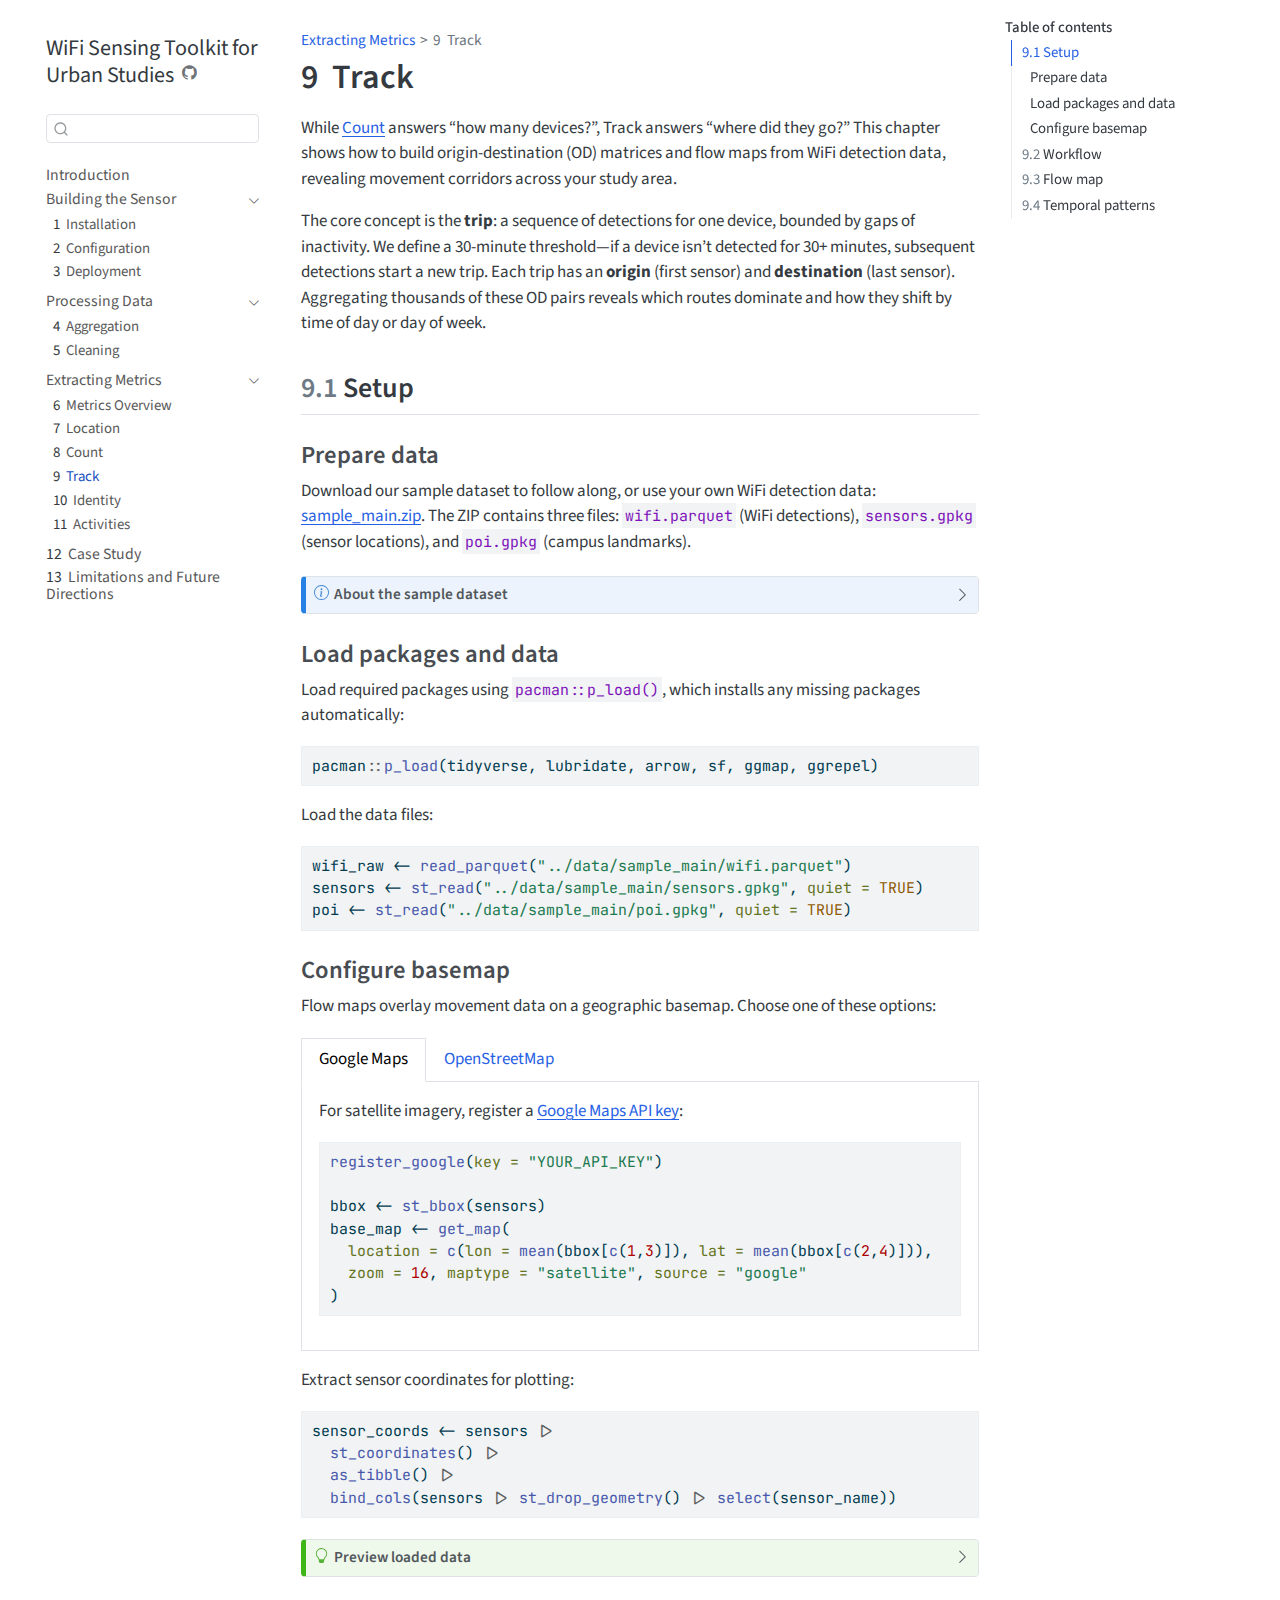
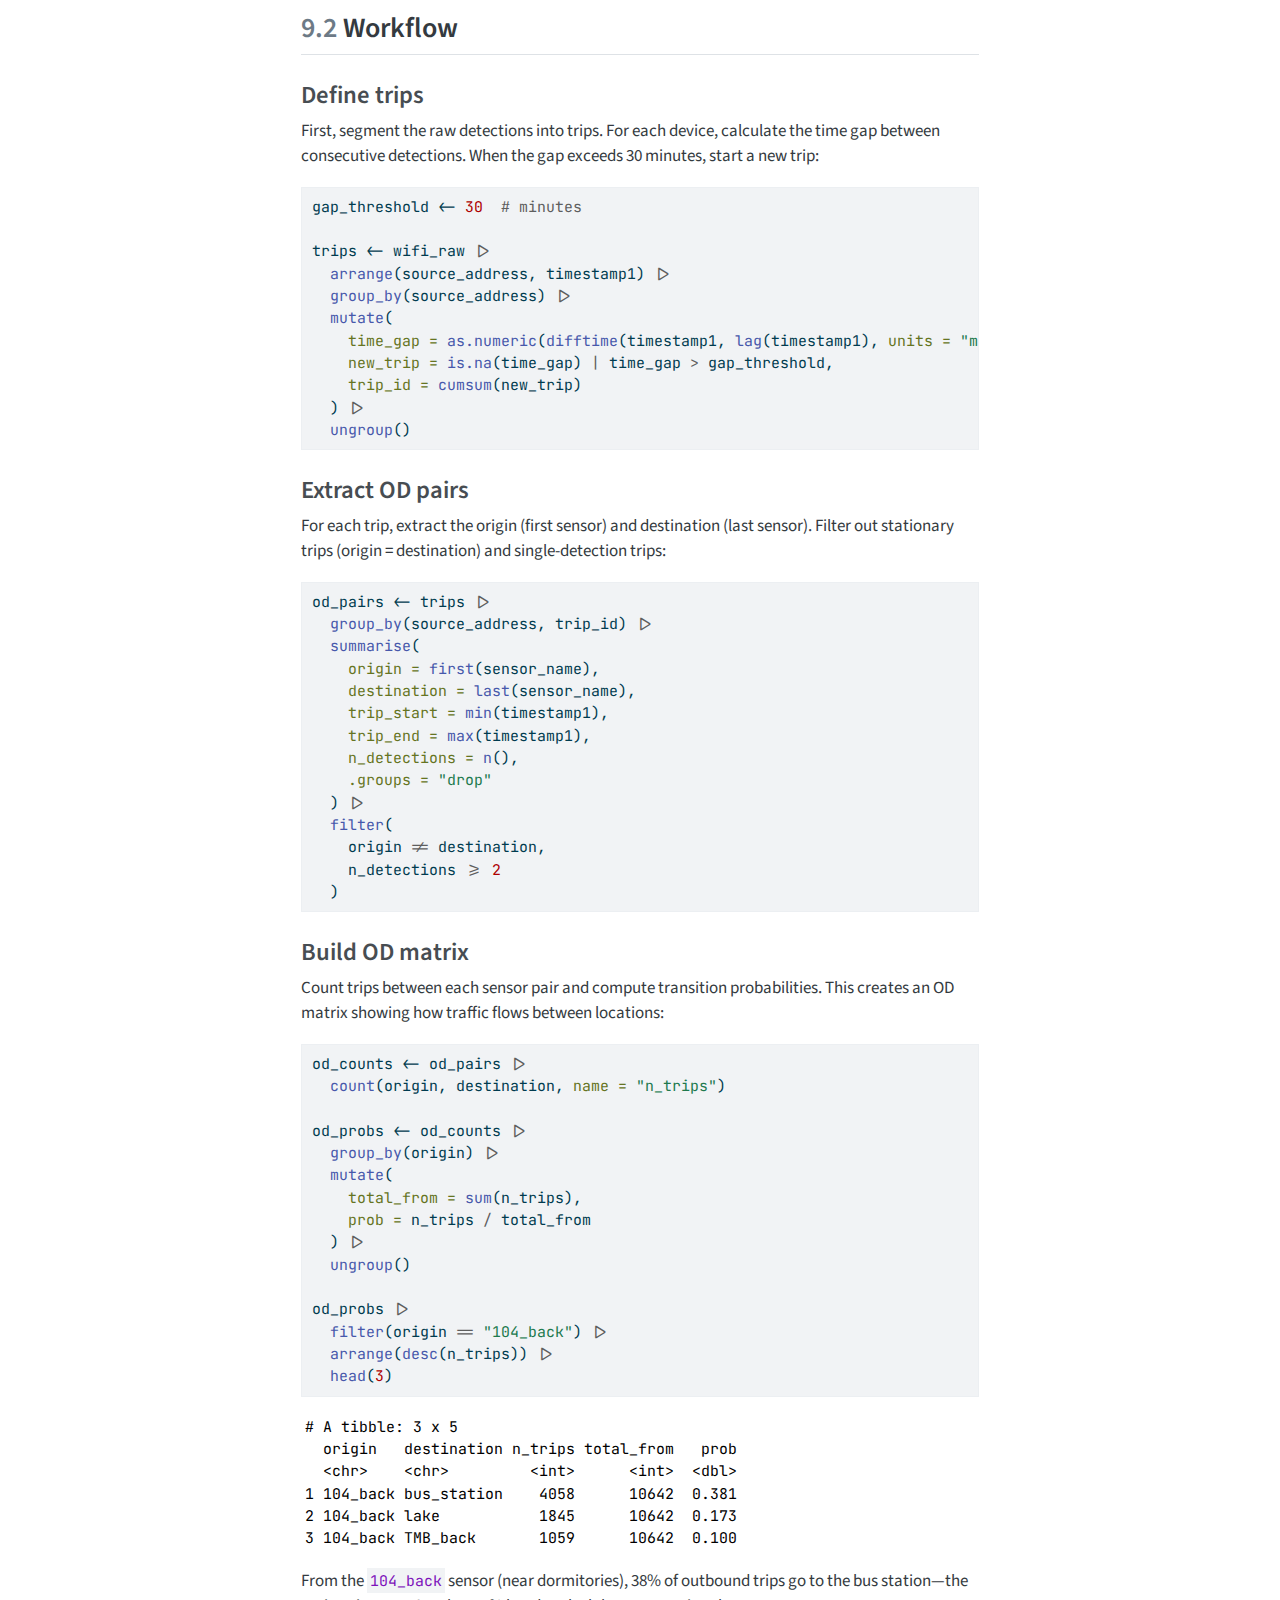
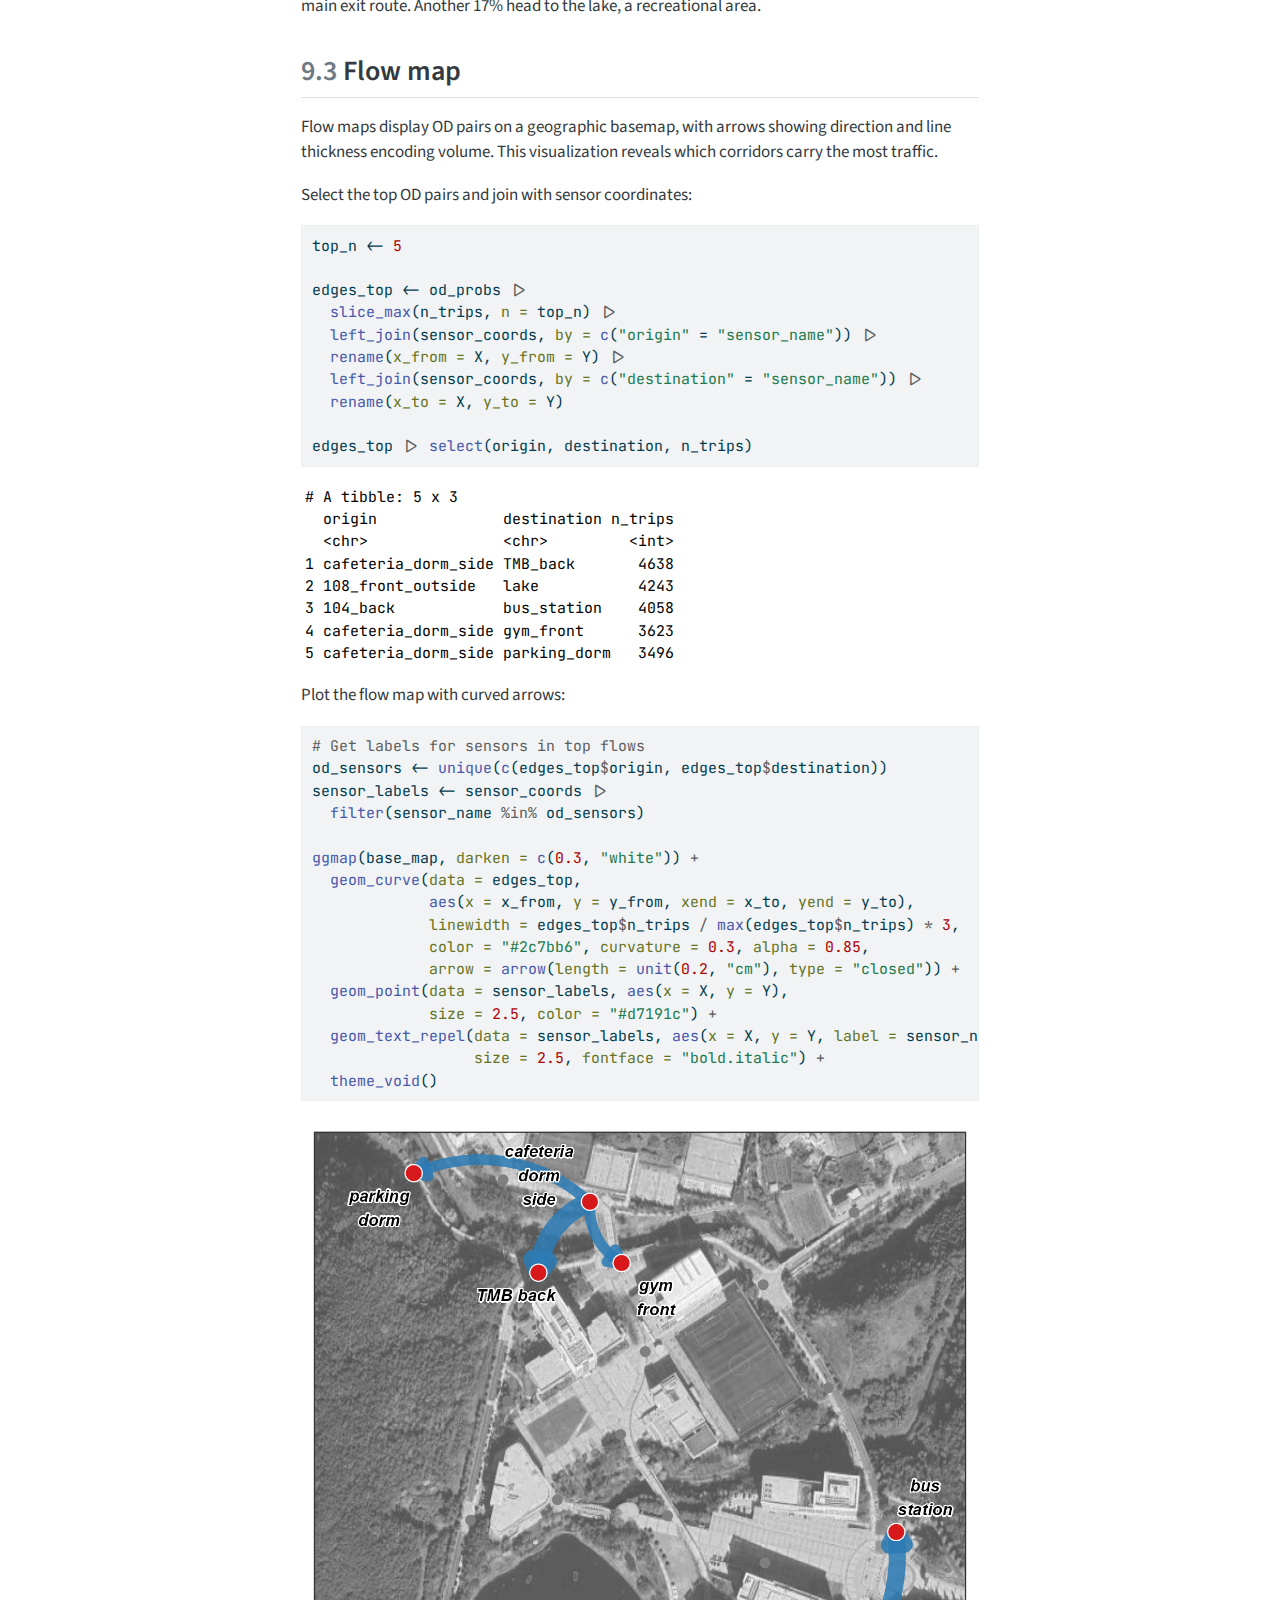
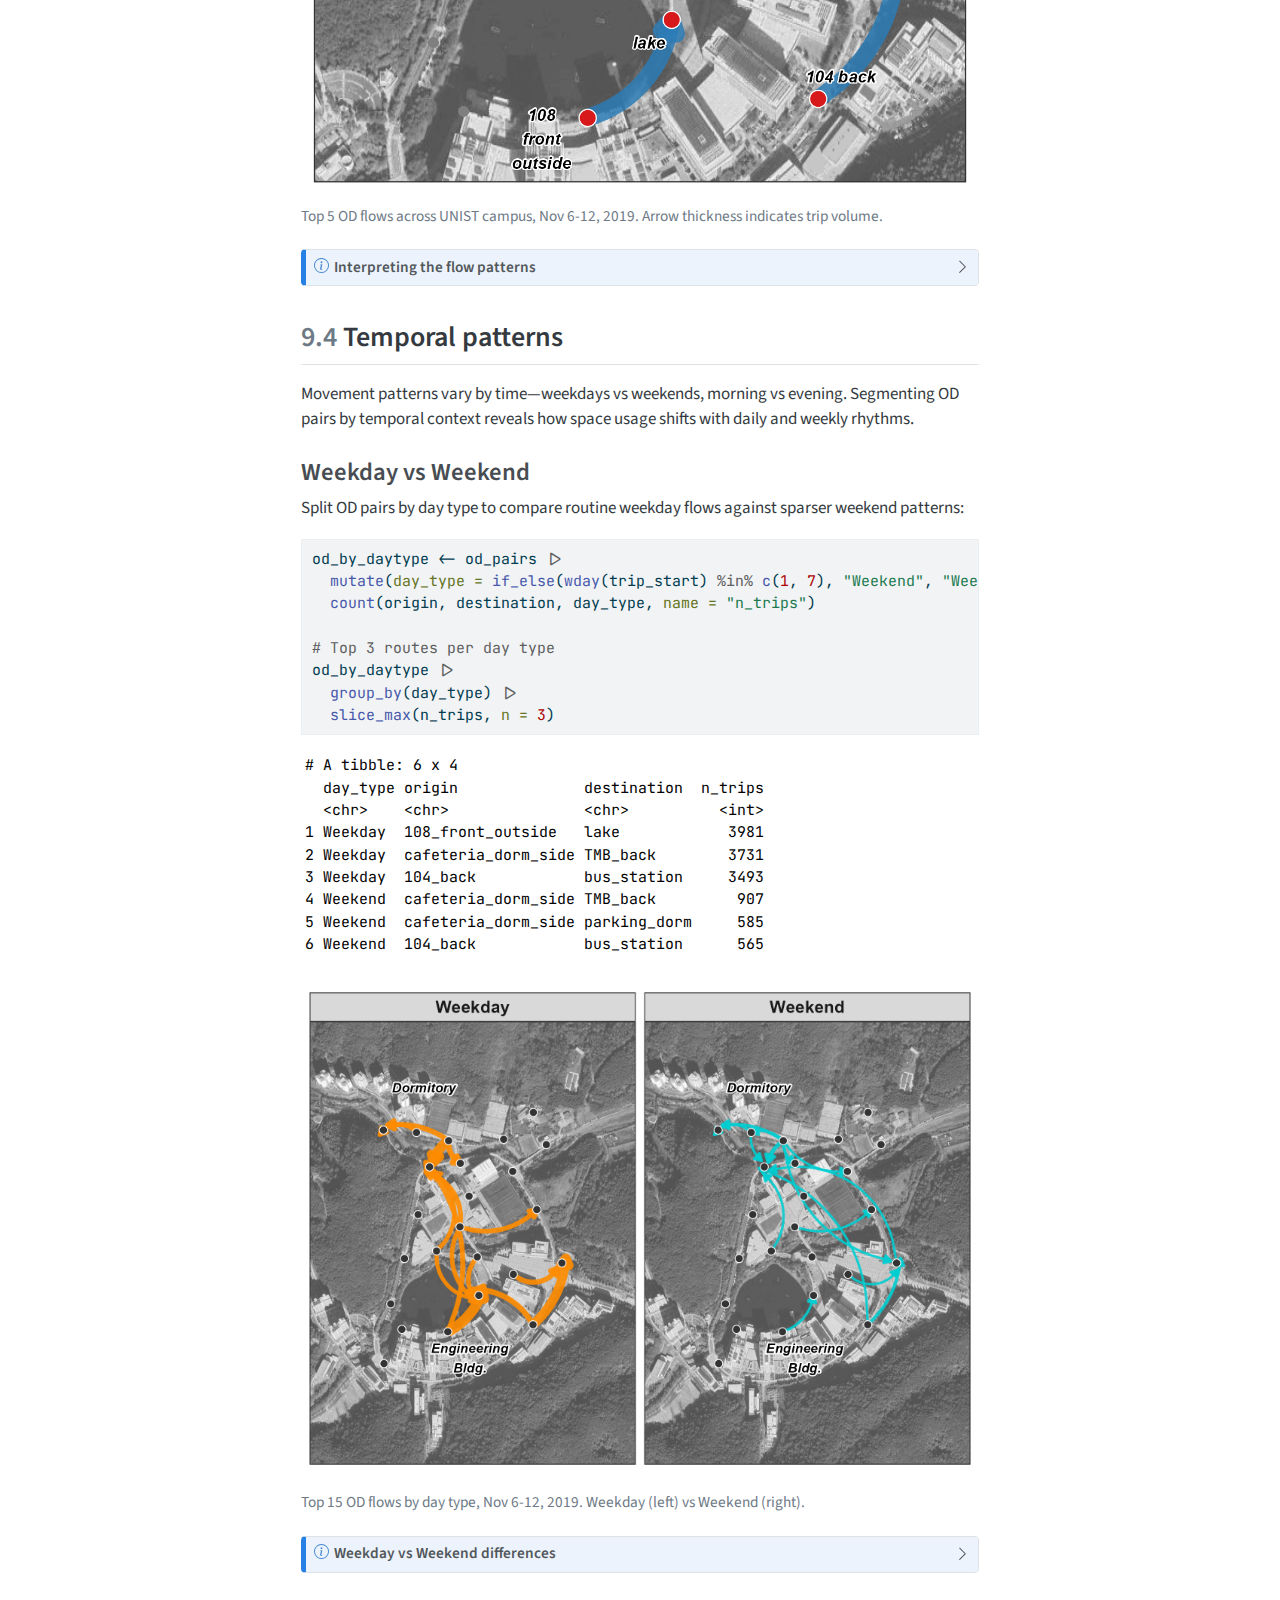
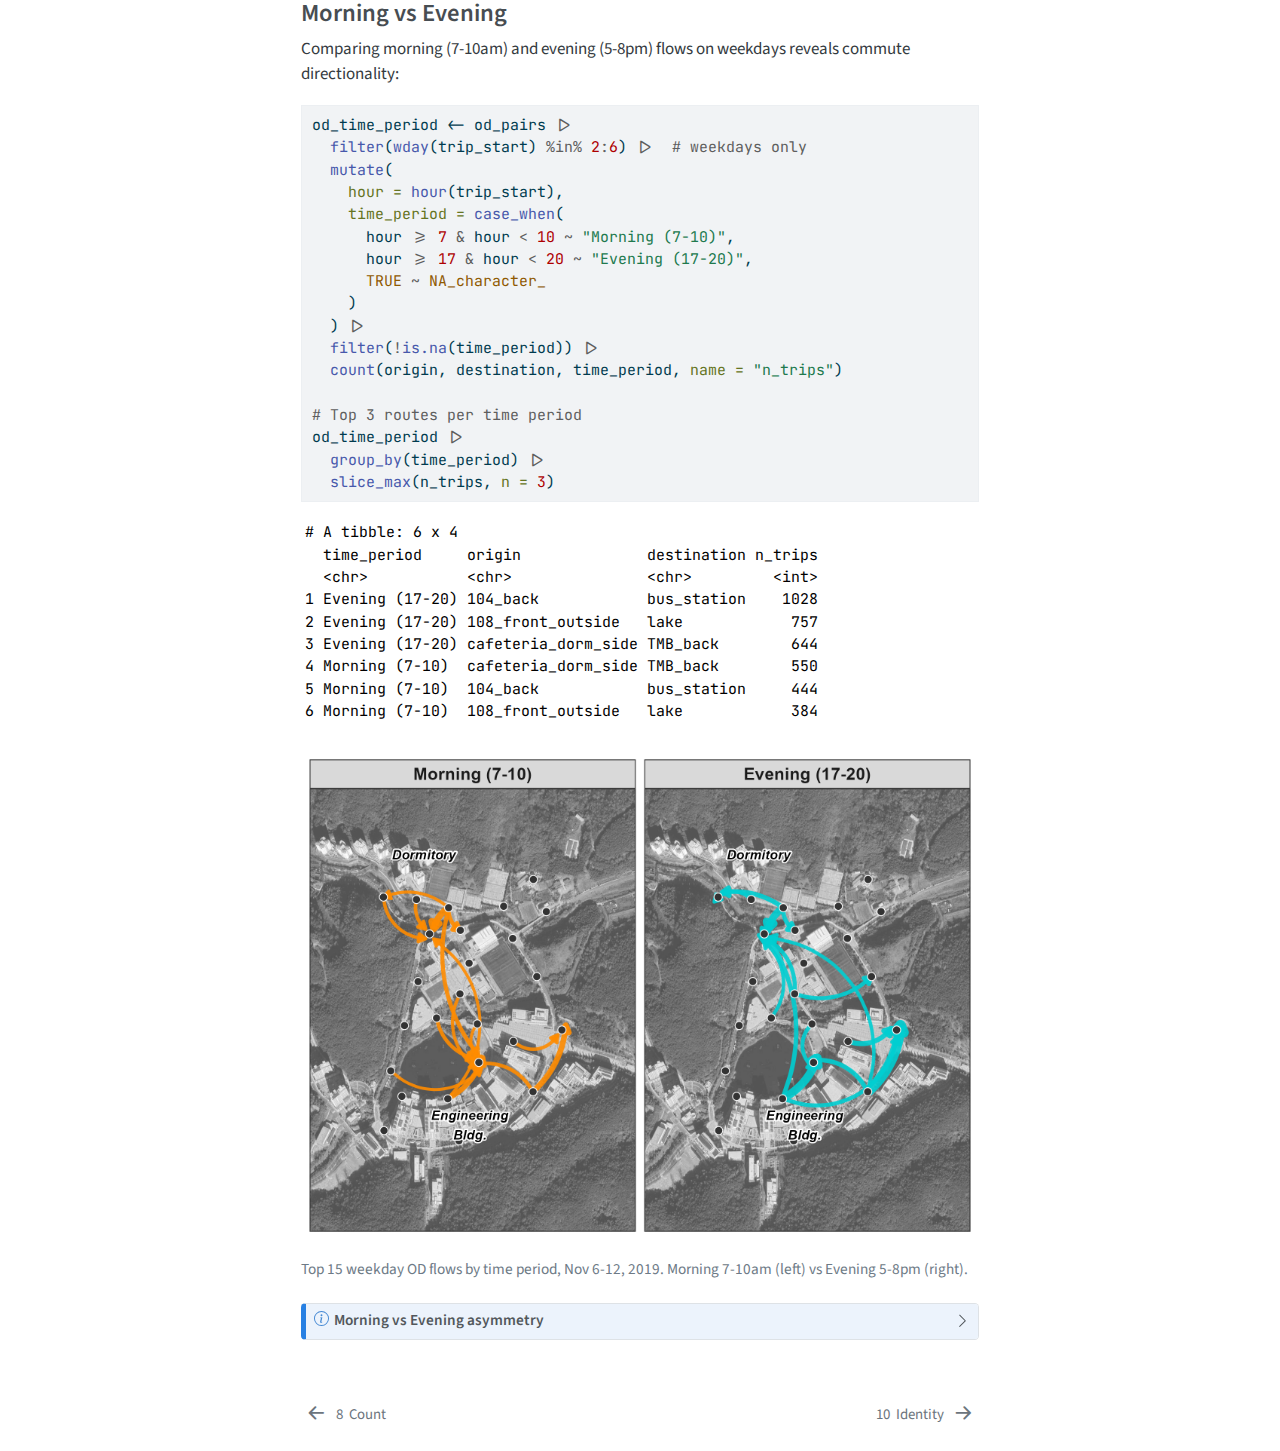
<file: docs/_book/4-4-track.html>
<!DOCTYPE html>
<html xmlns="http://www.w3.org/1999/xhtml" lang="en" xml:lang="en"><head>

<meta charset="utf-8">
<meta name="generator" content="quarto-1.9.19">

<meta name="viewport" content="width=device-width, initial-scale=1.0, user-scalable=yes">


<title>9&nbsp; Track – WiFi Sensing Toolkit for Urban Studies</title>
<style>
/* Default styles provided by pandoc.
** See https://pandoc.org/MANUAL.html#variables-for-html for config info.
*/
code{white-space: pre-wrap;}
span.smallcaps{font-variant: small-caps;}
div.columns{display: flex; gap: min(4vw, 1.5em);}
div.column{flex: auto; overflow-x: auto;}
div.hanging-indent{margin-left: 1.5em; text-indent: -1.5em;}
ul.task-list{list-style: none;}
ul.task-list li input[type="checkbox"] {
  width: 0.8em;
  margin: 0 0.8em 0.2em -1em; /* quarto-specific, see https://github.com/quarto-dev/quarto-cli/issues/4556 */ 
  vertical-align: middle;
}
/* CSS for syntax highlighting */
html { -webkit-text-size-adjust: 100%; }
pre > code.sourceCode { white-space: pre; position: relative; }
pre > code.sourceCode > span { display: inline-block; line-height: 1.25; }
pre > code.sourceCode > span:empty { height: 1.2em; }
.sourceCode { overflow: visible; }
code.sourceCode > span { color: inherit; text-decoration: inherit; }
div.sourceCode { margin: 1em 0; }
pre.sourceCode { margin: 0; }
@media screen {
div.sourceCode { overflow: auto; }
}
@media print {
pre > code.sourceCode { white-space: pre-wrap; }
pre > code.sourceCode > span { text-indent: -5em; padding-left: 5em; }
}
pre.numberSource code
  { counter-reset: source-line 0; }
pre.numberSource code > span
  { position: relative; left: -4em; counter-increment: source-line; }
pre.numberSource code > span > a:first-child::before
  { content: counter(source-line);
    position: relative; left: -1em; text-align: right; vertical-align: baseline;
    border: none; display: inline-block;
    -webkit-touch-callout: none; -webkit-user-select: none;
    -khtml-user-select: none; -moz-user-select: none;
    -ms-user-select: none; user-select: none;
    padding: 0 4px; width: 4em;
  }
pre.numberSource { margin-left: 3em;  padding-left: 4px; }
div.sourceCode
  {   }
@media screen {
pre > code.sourceCode > span > a:first-child::before { text-decoration: underline; }
}
</style>


<script src="site_libs/quarto-nav/quarto-nav.js"></script>
<script src="site_libs/clipboard/clipboard.min.js"></script>
<script src="site_libs/quarto-search/autocomplete.umd.js"></script>
<script src="site_libs/quarto-search/fuse.min.js"></script>
<script src="site_libs/quarto-search/quarto-search.js"></script>
<meta name="quarto:offset" content="./">
<link href="./4-5-identity.html" rel="next">
<link href="./4-3-count.html" rel="prev">
<script src="site_libs/quarto-html/quarto.js" type="module"></script>
<script src="site_libs/quarto-html/tabsets/tabsets.js" type="module"></script>
<script src="site_libs/quarto-html/axe/axe-check.js" type="module"></script>
<script src="site_libs/quarto-html/popper.min.js"></script>
<script src="site_libs/quarto-html/tippy.umd.min.js"></script>
<script src="site_libs/quarto-html/anchor.min.js"></script>
<link href="site_libs/quarto-html/tippy.css" rel="stylesheet">
<link href="site_libs/quarto-html/quarto-syntax-highlighting-3f61aac59b63c3a2d0e87c59ee7d0662.css" rel="stylesheet" id="quarto-text-highlighting-styles">
<script src="site_libs/bootstrap/bootstrap.min.js"></script>
<link href="site_libs/bootstrap/bootstrap-icons.css" rel="stylesheet">
<link href="site_libs/bootstrap/bootstrap-512f9892508816207213b4ac38e77790.min.css" rel="stylesheet" append-hash="true" id="quarto-bootstrap" data-mode="light">
<script id="quarto-search-options" type="application/json">{
  "location": "sidebar",
  "copy-button": false,
  "collapse-after": 3,
  "panel-placement": "start",
  "type": "textbox",
  "limit": 50,
  "keyboard-shortcut": [
    "f",
    "/",
    "s"
  ],
  "show-item-context": false,
  "language": {
    "search-no-results-text": "No results",
    "search-matching-documents-text": "matching documents",
    "search-copy-link-title": "Copy link to search",
    "search-hide-matches-text": "Hide additional matches",
    "search-more-match-text": "more match in this document",
    "search-more-matches-text": "more matches in this document",
    "search-clear-button-title": "Clear",
    "search-text-placeholder": "",
    "search-detached-cancel-button-title": "Cancel",
    "search-submit-button-title": "Submit",
    "search-label": "Search"
  }
}</script>


<link rel="stylesheet" href="custom.css">
</head>

<body class="nav-sidebar floating quarto-light">

<div id="quarto-search-results"></div>
  <header id="quarto-header" class="headroom fixed-top">
  <nav class="quarto-secondary-nav">
    <div class="container-fluid d-flex">
      <button type="button" class="quarto-btn-toggle btn" data-bs-toggle="collapse" role="button" data-bs-target=".quarto-sidebar-collapse-item" aria-controls="quarto-sidebar" aria-expanded="false" aria-label="Toggle sidebar navigation" onclick="if (window.quartoToggleHeadroom) { window.quartoToggleHeadroom(); }">
        <i class="bi bi-layout-text-sidebar-reverse"></i>
      </button>
        <nav class="quarto-page-breadcrumbs" aria-label="breadcrumb"><ol class="breadcrumb"><li class="breadcrumb-item"><a href="./4-1-overview.html">Extracting Metrics</a></li><li class="breadcrumb-item"><a href="./4-4-track.html"><span class="chapter-number">9</span>&nbsp; <span class="chapter-title">Track</span></a></li></ol></nav>
        <a class="flex-grow-1" role="navigation" data-bs-toggle="collapse" data-bs-target=".quarto-sidebar-collapse-item" aria-controls="quarto-sidebar" aria-expanded="false" aria-label="Toggle sidebar navigation" onclick="if (window.quartoToggleHeadroom) { window.quartoToggleHeadroom(); }">      
        </a>
      <button type="button" class="btn quarto-search-button" aria-label="Search" onclick="window.quartoOpenSearch();">
        <i class="bi bi-search"></i>
      </button>
    </div>
  </nav>
</header>
<!-- content -->
<div id="quarto-content" class="quarto-container page-columns page-rows-contents page-layout-article">
<!-- sidebar -->
  <nav id="quarto-sidebar" class="sidebar collapse collapse-horizontal quarto-sidebar-collapse-item sidebar-navigation floating overflow-auto">
    <div class="pt-lg-2 mt-2 text-left sidebar-header">
    <div class="sidebar-title mb-0 py-0">
      <a href="./">WiFi Sensing Toolkit for Urban Studies</a> 
        <div class="sidebar-tools-main">
    <a href="https://github.com/urbanjuhyeon/wifi-sensing-for-urban-studies/" title="Source Code" class="quarto-navigation-tool px-1" aria-label="Source Code"><i class="bi bi-github"></i></a>
</div>
    </div>
      </div>
        <div class="mt-2 flex-shrink-0 align-items-center">
        <div class="sidebar-search">
        <div id="quarto-search" class="" title="Search"></div>
        </div>
        </div>
    <div class="sidebar-menu-container"> 
    <ul class="list-unstyled mt-1">
        <li class="sidebar-item">
  <div class="sidebar-item-container"> 
  <a href="./index.html" class="sidebar-item-text sidebar-link">
 <span class="menu-text">Introduction</span></a>
  </div>
</li>
        <li class="sidebar-item sidebar-item-section">
      <div class="sidebar-item-container"> 
            <a class="sidebar-item-text sidebar-link text-start" data-bs-toggle="collapse" data-bs-target="#quarto-sidebar-section-1" role="navigation" aria-expanded="true">
 <span class="menu-text">Building the Sensor</span></a>
          <a class="sidebar-item-toggle text-start" data-bs-toggle="collapse" data-bs-target="#quarto-sidebar-section-1" role="navigation" aria-expanded="true" aria-label="Toggle section">
            <i class="bi bi-chevron-right ms-2"></i>
          </a> 
      </div>
      <ul id="quarto-sidebar-section-1" class="collapse list-unstyled sidebar-section depth1 show">  
          <li class="sidebar-item">
  <div class="sidebar-item-container"> 
  <a href="./2-1-installation.html" class="sidebar-item-text sidebar-link">
 <span class="menu-text"><span class="chapter-number">1</span>&nbsp; <span class="chapter-title">Installation</span></span></a>
  </div>
</li>
          <li class="sidebar-item">
  <div class="sidebar-item-container"> 
  <a href="./2-2-configuration.html" class="sidebar-item-text sidebar-link">
 <span class="menu-text"><span class="chapter-number">2</span>&nbsp; <span class="chapter-title">Configuration</span></span></a>
  </div>
</li>
          <li class="sidebar-item">
  <div class="sidebar-item-container"> 
  <a href="./2-3-deployment.html" class="sidebar-item-text sidebar-link">
 <span class="menu-text"><span class="chapter-number">3</span>&nbsp; <span class="chapter-title">Deployment</span></span></a>
  </div>
</li>
      </ul>
  </li>
        <li class="sidebar-item sidebar-item-section">
      <div class="sidebar-item-container"> 
            <a class="sidebar-item-text sidebar-link text-start" data-bs-toggle="collapse" data-bs-target="#quarto-sidebar-section-2" role="navigation" aria-expanded="true">
 <span class="menu-text">Processing Data</span></a>
          <a class="sidebar-item-toggle text-start" data-bs-toggle="collapse" data-bs-target="#quarto-sidebar-section-2" role="navigation" aria-expanded="true" aria-label="Toggle section">
            <i class="bi bi-chevron-right ms-2"></i>
          </a> 
      </div>
      <ul id="quarto-sidebar-section-2" class="collapse list-unstyled sidebar-section depth1 show">  
          <li class="sidebar-item">
  <div class="sidebar-item-container"> 
  <a href="./3-1-aggregation.html" class="sidebar-item-text sidebar-link">
 <span class="menu-text"><span class="chapter-number">4</span>&nbsp; <span class="chapter-title">Aggregation</span></span></a>
  </div>
</li>
          <li class="sidebar-item">
  <div class="sidebar-item-container"> 
  <a href="./3-2-cleaning.html" class="sidebar-item-text sidebar-link">
 <span class="menu-text"><span class="chapter-number">5</span>&nbsp; <span class="chapter-title">Cleaning</span></span></a>
  </div>
</li>
      </ul>
  </li>
        <li class="sidebar-item sidebar-item-section">
      <div class="sidebar-item-container"> 
            <a class="sidebar-item-text sidebar-link text-start" data-bs-toggle="collapse" data-bs-target="#quarto-sidebar-section-3" role="navigation" aria-expanded="true">
 <span class="menu-text">Extracting Metrics</span></a>
          <a class="sidebar-item-toggle text-start" data-bs-toggle="collapse" data-bs-target="#quarto-sidebar-section-3" role="navigation" aria-expanded="true" aria-label="Toggle section">
            <i class="bi bi-chevron-right ms-2"></i>
          </a> 
      </div>
      <ul id="quarto-sidebar-section-3" class="collapse list-unstyled sidebar-section depth1 show">  
          <li class="sidebar-item">
  <div class="sidebar-item-container"> 
  <a href="./4-1-overview.html" class="sidebar-item-text sidebar-link">
 <span class="menu-text"><span class="chapter-number">6</span>&nbsp; <span class="chapter-title">Metrics Overview</span></span></a>
  </div>
</li>
          <li class="sidebar-item">
  <div class="sidebar-item-container"> 
  <a href="./4-2-location.html" class="sidebar-item-text sidebar-link">
 <span class="menu-text"><span class="chapter-number">7</span>&nbsp; <span class="chapter-title">Location</span></span></a>
  </div>
</li>
          <li class="sidebar-item">
  <div class="sidebar-item-container"> 
  <a href="./4-3-count.html" class="sidebar-item-text sidebar-link">
 <span class="menu-text"><span class="chapter-number">8</span>&nbsp; <span class="chapter-title">Count</span></span></a>
  </div>
</li>
          <li class="sidebar-item">
  <div class="sidebar-item-container"> 
  <a href="./4-4-track.html" class="sidebar-item-text sidebar-link active">
 <span class="menu-text"><span class="chapter-number">9</span>&nbsp; <span class="chapter-title">Track</span></span></a>
  </div>
</li>
          <li class="sidebar-item">
  <div class="sidebar-item-container"> 
  <a href="./4-5-identity.html" class="sidebar-item-text sidebar-link">
 <span class="menu-text"><span class="chapter-number">10</span>&nbsp; <span class="chapter-title">Identity</span></span></a>
  </div>
</li>
          <li class="sidebar-item">
  <div class="sidebar-item-container"> 
  <a href="./4-6-activities.html" class="sidebar-item-text sidebar-link">
 <span class="menu-text"><span class="chapter-number">11</span>&nbsp; <span class="chapter-title">Activities</span></span></a>
  </div>
</li>
      </ul>
  </li>
        <li class="sidebar-item">
  <div class="sidebar-item-container"> 
  <a href="./5-casestudy.html" class="sidebar-item-text sidebar-link">
 <span class="menu-text"><span class="chapter-number">12</span>&nbsp; <span class="chapter-title">Case Study</span></span></a>
  </div>
</li>
        <li class="sidebar-item">
  <div class="sidebar-item-container"> 
  <a href="./6-conclusion.html" class="sidebar-item-text sidebar-link">
 <span class="menu-text"><span class="chapter-number">13</span>&nbsp; <span class="chapter-title">Limitations and Future Directions</span></span></a>
  </div>
</li>
    </ul>
    </div>
</nav>
<div id="quarto-sidebar-glass" class="quarto-sidebar-collapse-item" data-bs-toggle="collapse" data-bs-target=".quarto-sidebar-collapse-item"></div>
<!-- margin-sidebar -->
    <div id="quarto-margin-sidebar" class="sidebar margin-sidebar">
        <nav id="TOC" role="doc-toc" class="toc-active">
    <h2 id="toc-title">Table of contents</h2>
   
  <ul>
  <li><a href="#setup" id="toc-setup" class="nav-link active" data-scroll-target="#setup"><span class="header-section-number">9.1</span> Setup</a>
  <ul class="collapse">
  <li><a href="#prepare-data" id="toc-prepare-data" class="nav-link" data-scroll-target="#prepare-data">Prepare data</a></li>
  <li><a href="#load-packages-and-data" id="toc-load-packages-and-data" class="nav-link" data-scroll-target="#load-packages-and-data">Load packages and data</a></li>
  <li><a href="#configure-basemap" id="toc-configure-basemap" class="nav-link" data-scroll-target="#configure-basemap">Configure basemap</a></li>
  </ul></li>
  <li><a href="#workflow" id="toc-workflow" class="nav-link" data-scroll-target="#workflow"><span class="header-section-number">9.2</span> Workflow</a>
  <ul class="collapse">
  <li><a href="#define-trips" id="toc-define-trips" class="nav-link" data-scroll-target="#define-trips">Define trips</a></li>
  <li><a href="#extract-od-pairs" id="toc-extract-od-pairs" class="nav-link" data-scroll-target="#extract-od-pairs">Extract OD pairs</a></li>
  <li><a href="#build-od-matrix" id="toc-build-od-matrix" class="nav-link" data-scroll-target="#build-od-matrix">Build OD matrix</a></li>
  </ul></li>
  <li><a href="#flow-map" id="toc-flow-map" class="nav-link" data-scroll-target="#flow-map"><span class="header-section-number">9.3</span> Flow map</a></li>
  <li><a href="#temporal-patterns" id="toc-temporal-patterns" class="nav-link" data-scroll-target="#temporal-patterns"><span class="header-section-number">9.4</span> Temporal patterns</a>
  <ul class="collapse">
  <li><a href="#weekday-vs-weekend" id="toc-weekday-vs-weekend" class="nav-link" data-scroll-target="#weekday-vs-weekend">Weekday vs Weekend</a></li>
  <li><a href="#morning-vs-evening" id="toc-morning-vs-evening" class="nav-link" data-scroll-target="#morning-vs-evening">Morning vs Evening</a></li>
  </ul></li>
  </ul>
</nav>
    </div>
<!-- main -->
<main class="content" id="quarto-document-content">

<header id="title-block-header" class="quarto-title-block default"><nav class="quarto-page-breadcrumbs quarto-title-breadcrumbs d-none d-lg-block" aria-label="breadcrumb"><ol class="breadcrumb"><li class="breadcrumb-item"><a href="./4-1-overview.html">Extracting Metrics</a></li><li class="breadcrumb-item"><a href="./4-4-track.html"><span class="chapter-number">9</span>&nbsp; <span class="chapter-title">Track</span></a></li></ol></nav>
<div class="quarto-title">
<h1 class="title"><span id="sec-track" class="quarto-section-identifier"><span class="chapter-number">9</span>&nbsp; <span class="chapter-title">Track</span></span></h1>
</div>



<div class="quarto-title-meta">

    
  
    
  </div>
  


</header>


<p>While <a href="./4-3-count.html">Count</a> answers “how many devices?”, Track answers “where did they go?” This chapter shows how to build origin-destination (OD) matrices and flow maps from WiFi detection data, revealing movement corridors across your study area.</p>
<p>The core concept is the <strong>trip</strong>: a sequence of detections for one device, bounded by gaps of inactivity. We define a 30-minute threshold—if a device isn’t detected for 30+ minutes, subsequent detections start a new trip. Each trip has an <strong>origin</strong> (first sensor) and <strong>destination</strong> (last sensor). Aggregating thousands of these OD pairs reveals which routes dominate and how they shift by time of day or day of week.</p>
<section id="setup" class="level2" data-number="9.1">
<h2 data-number="9.1" class="anchored" data-anchor-id="setup"><span class="header-section-number">9.1</span> Setup</h2>
<section id="prepare-data" class="level3">
<h3 class="anchored" data-anchor-id="prepare-data">Prepare data</h3>
<p>Download our sample dataset to follow along, or use your own WiFi detection data: <strong><a href="../data/sample_main/sample_main.zip">sample_main.zip</a></strong>. The ZIP contains three files: <code>wifi.parquet</code> (WiFi detections), <code>sensors.gpkg</code> (sensor locations), and <code>poi.gpkg</code> (campus landmarks).</p>
<div class="callout callout-style-default callout-note callout-titled">
<div class="callout-header d-flex align-content-center collapsed" data-bs-toggle="collapse" data-bs-target=".callout-1-contents" aria-controls="callout-1" aria-expanded="false" aria-label="Toggle callout">
<div class="callout-icon-container">
<i class="callout-icon"></i>
</div>
<div class="callout-title-container flex-fill">
<span class="screen-reader-only">Note</span>About the sample dataset
</div>
<div class="callout-btn-toggle d-inline-block border-0 py-1 ps-1 pe-0 float-end"><i class="callout-toggle"></i></div>
</div>
<div id="callout-1" class="callout-1-contents callout-collapse collapse">
<div class="callout-body-container callout-body">
<p><strong>Period</strong>: October 21 – November 15, 2019 (26 days) — spanning midterms, a campus interview event, and a school festival.</p>
<p><strong>Location</strong>: UNIST campus, Ulsan, South Korea. 25 outdoor sensors covered dormitories, academic buildings, cafeteria, library, gym, and bus station.</p>
<p><strong>Data structure</strong>:</p>
<table class="caption-top table">
<colgroup>
<col style="width: 28%">
<col style="width: 28%">
<col style="width: 42%">
</colgroup>
<thead>
<tr class="header">
<th>File</th>
<th>Rows</th>
<th>Columns</th>
</tr>
</thead>
<tbody>
<tr class="odd">
<td><code>wifi.parquet</code></td>
<td>~2.8M</td>
<td><code>timestamp1</code>, <code>source_address</code>, <code>sensor_name</code></td>
</tr>
<tr class="even">
<td><code>sensors.gpkg</code></td>
<td>25</td>
<td><code>sensor_name</code>, <code>geom</code></td>
</tr>
<tr class="odd">
<td><code>poi.gpkg</code></td>
<td>5</td>
<td><code>name</code>, <code>geom</code></td>
</tr>
</tbody>
</table>
<p><strong>How we prepared this sample</strong> (see <code>scripts/4-0-prep.R</code>):</p>
<ol type="1">
<li>Selected timestamps and sensor data from the full WiFi dataset</li>
<li>Hashed MAC addresses (SHA-256, first 8 characters) for privacy</li>
<li>Exported as Parquet for efficient storage</li>
</ol>
<p>The figures in this chapter use the full 26-day dataset.</p>
</div>
</div>
</div>
</section>
<section id="load-packages-and-data" class="level3">
<h3 class="anchored" data-anchor-id="load-packages-and-data">Load packages and data</h3>
<p>Load required packages using <code>pacman::p_load()</code>, which installs any missing packages automatically:</p>
<div class="cell">
<div class="code-copy-outer-scaffold"><div class="sourceCode cell-code" id="cb1"><pre class="sourceCode r code-with-copy"><code class="sourceCode r"><span id="cb1-1"><a href="#cb1-1" aria-hidden="true" tabindex="-1"></a>pacman<span class="sc">::</span><span class="fu">p_load</span>(tidyverse, lubridate, arrow, sf, ggmap, ggrepel)</span></code></pre></div><button title="Copy to Clipboard" class="code-copy-button"><i class="bi"></i></button></div>
</div>
<p>Load the data files:</p>
<div class="cell">
<div class="code-copy-outer-scaffold"><div class="sourceCode cell-code" id="cb2"><pre class="sourceCode r code-with-copy"><code class="sourceCode r"><span id="cb2-1"><a href="#cb2-1" aria-hidden="true" tabindex="-1"></a>wifi_raw <span class="ot">&lt;-</span> <span class="fu">read_parquet</span>(<span class="st">"../data/sample_main/wifi.parquet"</span>)</span>
<span id="cb2-2"><a href="#cb2-2" aria-hidden="true" tabindex="-1"></a>sensors <span class="ot">&lt;-</span> <span class="fu">st_read</span>(<span class="st">"../data/sample_main/sensors.gpkg"</span>, <span class="at">quiet =</span> <span class="cn">TRUE</span>)</span>
<span id="cb2-3"><a href="#cb2-3" aria-hidden="true" tabindex="-1"></a>poi <span class="ot">&lt;-</span> <span class="fu">st_read</span>(<span class="st">"../data/sample_main/poi.gpkg"</span>, <span class="at">quiet =</span> <span class="cn">TRUE</span>)</span></code></pre></div><button title="Copy to Clipboard" class="code-copy-button"><i class="bi"></i></button></div>
</div>
</section>
<section id="configure-basemap" class="level3">
<h3 class="anchored" data-anchor-id="configure-basemap">Configure basemap</h3>
<p>Flow maps overlay movement data on a geographic basemap. Choose one of these options:</p>
<div class="tabset-margin-container"></div><div class="panel-tabset">
<ul class="nav nav-tabs" role="tablist"><li class="nav-item" role="presentation"><a class="nav-link active" id="tabset-1-1-tab" data-bs-toggle="tab" data-bs-target="#tabset-1-1" role="tab" aria-controls="tabset-1-1" aria-selected="true" href="">Google Maps</a></li><li class="nav-item" role="presentation"><a class="nav-link" id="tabset-1-2-tab" data-bs-toggle="tab" data-bs-target="#tabset-1-2" role="tab" aria-controls="tabset-1-2" aria-selected="false" href="">OpenStreetMap</a></li></ul>
<div class="tab-content">
<div id="tabset-1-1" class="tab-pane active" role="tabpanel" aria-labelledby="tabset-1-1-tab">
<p>For satellite imagery, register a <a href="https://developers.google.com/maps/documentation/maps-static/get-api-key">Google Maps API key</a>:</p>
<div class="cell">
<div class="code-copy-outer-scaffold"><div class="sourceCode cell-code" id="cb3"><pre class="sourceCode r code-with-copy"><code class="sourceCode r"><span id="cb3-1"><a href="#cb3-1" aria-hidden="true" tabindex="-1"></a><span class="fu">register_google</span>(<span class="at">key =</span> <span class="st">"YOUR_API_KEY"</span>)</span>
<span id="cb3-2"><a href="#cb3-2" aria-hidden="true" tabindex="-1"></a></span>
<span id="cb3-3"><a href="#cb3-3" aria-hidden="true" tabindex="-1"></a>bbox <span class="ot">&lt;-</span> <span class="fu">st_bbox</span>(sensors)</span>
<span id="cb3-4"><a href="#cb3-4" aria-hidden="true" tabindex="-1"></a>base_map <span class="ot">&lt;-</span> <span class="fu">get_map</span>(</span>
<span id="cb3-5"><a href="#cb3-5" aria-hidden="true" tabindex="-1"></a>  <span class="at">location =</span> <span class="fu">c</span>(<span class="at">lon =</span> <span class="fu">mean</span>(bbox[<span class="fu">c</span>(<span class="dv">1</span>,<span class="dv">3</span>)]), <span class="at">lat =</span> <span class="fu">mean</span>(bbox[<span class="fu">c</span>(<span class="dv">2</span>,<span class="dv">4</span>)])),</span>
<span id="cb3-6"><a href="#cb3-6" aria-hidden="true" tabindex="-1"></a>  <span class="at">zoom =</span> <span class="dv">16</span>, <span class="at">maptype =</span> <span class="st">"satellite"</span>, <span class="at">source =</span> <span class="st">"google"</span></span>
<span id="cb3-7"><a href="#cb3-7" aria-hidden="true" tabindex="-1"></a>)</span></code></pre></div><button title="Copy to Clipboard" class="code-copy-button"><i class="bi"></i></button></div>
</div>
</div>
<div id="tabset-1-2" class="tab-pane" role="tabpanel" aria-labelledby="tabset-1-2-tab">
<p>For a free alternative (no API key required):</p>
<div class="cell">
<div class="code-copy-outer-scaffold"><div class="sourceCode cell-code" id="cb4"><pre class="sourceCode r code-with-copy"><code class="sourceCode r"><span id="cb4-1"><a href="#cb4-1" aria-hidden="true" tabindex="-1"></a>bbox <span class="ot">&lt;-</span> <span class="fu">st_bbox</span>(sensors)</span>
<span id="cb4-2"><a href="#cb4-2" aria-hidden="true" tabindex="-1"></a>base_map <span class="ot">&lt;-</span> <span class="fu">get_stadiamap</span>(</span>
<span id="cb4-3"><a href="#cb4-3" aria-hidden="true" tabindex="-1"></a>  <span class="at">bbox =</span> <span class="fu">c</span>(<span class="at">left =</span> bbox[<span class="st">"xmin"</span>], <span class="at">bottom =</span> bbox[<span class="st">"ymin"</span>],</span>
<span id="cb4-4"><a href="#cb4-4" aria-hidden="true" tabindex="-1"></a>           <span class="at">right =</span> bbox[<span class="st">"xmax"</span>], <span class="at">top =</span> bbox[<span class="st">"ymax"</span>]),</span>
<span id="cb4-5"><a href="#cb4-5" aria-hidden="true" tabindex="-1"></a>  <span class="at">zoom =</span> <span class="dv">16</span>, <span class="at">maptype =</span> <span class="st">"stamen_toner_lite"</span></span>
<span id="cb4-6"><a href="#cb4-6" aria-hidden="true" tabindex="-1"></a>)</span></code></pre></div><button title="Copy to Clipboard" class="code-copy-button"><i class="bi"></i></button></div>
</div>
</div>
</div>
</div>
<p>Extract sensor coordinates for plotting:</p>
<div class="cell">
<div class="code-copy-outer-scaffold"><div class="sourceCode cell-code" id="cb5"><pre class="sourceCode r code-with-copy"><code class="sourceCode r"><span id="cb5-1"><a href="#cb5-1" aria-hidden="true" tabindex="-1"></a>sensor_coords <span class="ot">&lt;-</span> sensors <span class="sc">|&gt;</span></span>
<span id="cb5-2"><a href="#cb5-2" aria-hidden="true" tabindex="-1"></a>  <span class="fu">st_coordinates</span>() <span class="sc">|&gt;</span></span>
<span id="cb5-3"><a href="#cb5-3" aria-hidden="true" tabindex="-1"></a>  <span class="fu">as_tibble</span>() <span class="sc">|&gt;</span></span>
<span id="cb5-4"><a href="#cb5-4" aria-hidden="true" tabindex="-1"></a>  <span class="fu">bind_cols</span>(sensors <span class="sc">|&gt;</span> <span class="fu">st_drop_geometry</span>() <span class="sc">|&gt;</span> <span class="fu">select</span>(sensor_name))</span></code></pre></div><button title="Copy to Clipboard" class="code-copy-button"><i class="bi"></i></button></div>
</div>
<div class="callout callout-style-default callout-tip callout-titled">
<div class="callout-header d-flex align-content-center collapsed" data-bs-toggle="collapse" data-bs-target=".callout-2-contents" aria-controls="callout-2" aria-expanded="false" aria-label="Toggle callout">
<div class="callout-icon-container">
<i class="callout-icon"></i>
</div>
<div class="callout-title-container flex-fill">
<span class="screen-reader-only">Tip</span>Preview loaded data
</div>
<div class="callout-btn-toggle d-inline-block border-0 py-1 ps-1 pe-0 float-end"><i class="callout-toggle"></i></div>
</div>
<div id="callout-2" class="callout-2-contents callout-collapse collapse">
<div class="callout-body-container callout-body">
<p><strong>WiFi data</strong> — raw probe request detections:</p>
<div class="cell">
<div class="code-copy-outer-scaffold"><div class="sourceCode cell-code" id="cb6"><pre class="sourceCode r code-with-copy"><code class="sourceCode r"><span id="cb6-1"><a href="#cb6-1" aria-hidden="true" tabindex="-1"></a><span class="fu">head</span>(wifi_raw, <span class="dv">3</span>)</span></code></pre></div><button title="Copy to Clipboard" class="code-copy-button"><i class="bi"></i></button></div>
</div>
<pre><code>           timestamp1 source_address sensor_name
1 2019-11-06 21:30:00       b81d6d3a bus_station
2 2019-11-06 21:50:00       b81d6d3a bus_station
3 2019-11-07 06:00:00       b81d6d3a bus_station</code></pre>
<ul>
<li><code>timestamp1</code>: Detection time (aggregated to 10-minute windows)</li>
<li><code>source_address</code>: SHA-256 hashed device identifier (first 8 characters)</li>
<li><code>sensor_name</code>: Which sensor detected this device</li>
</ul>
<p><strong>Sensors</strong> — point geometries with location coordinates:</p>
<div class="cell">
<div class="code-copy-outer-scaffold"><div class="sourceCode cell-code" id="cb8"><pre class="sourceCode r code-with-copy"><code class="sourceCode r"><span id="cb8-1"><a href="#cb8-1" aria-hidden="true" tabindex="-1"></a><span class="fu">head</span>(sensors, <span class="dv">5</span>)</span></code></pre></div><button title="Copy to Clipboard" class="code-copy-button"><i class="bi"></i></button></div>
</div>
<pre><code>Simple feature collection with 5 features and 1 field
Geometry type: POINT
Geodetic CRS:  WGS 84
      sensor_name                      geom
1     bus_station POINT (129.1918 35.57348)
2 108_front_outside POINT (129.1887 35.57197)
3       206_front POINT (129.1875 35.57202)
4        112_side  POINT (129.187 35.57127)
5        104_back  POINT (129.191 35.57212)</code></pre>
<p><strong>POI</strong> — reference labels for the map:</p>
<div class="cell">
<div class="code-copy-outer-scaffold"><div class="sourceCode cell-code" id="cb10"><pre class="sourceCode r code-with-copy"><code class="sourceCode r"><span id="cb10-1"><a href="#cb10-1" aria-hidden="true" tabindex="-1"></a>poi</span></code></pre></div><button title="Copy to Clipboard" class="code-copy-button"><i class="bi"></i></button></div>
</div>
<pre><code>Simple feature collection with 5 features and 1 field
Geometry type: POINT
Geodetic CRS:  WGS 84
               name                      geom
1         Dormitory POINT (129.1878 35.57708)
2           Library  POINT (129.1879 35.5738)
3       Bus Station POINT (129.1919 35.57353)
4 Engineering Bldg. POINT (129.1897 35.57187)
5  Off-campus shops  POINT (129.191 35.57672)</code></pre>
</div>
</div>
</div>
</section>
</section>
<section id="workflow" class="level2" data-number="9.2">
<h2 data-number="9.2" class="anchored" data-anchor-id="workflow"><span class="header-section-number">9.2</span> Workflow</h2>
<section id="define-trips" class="level3">
<h3 class="anchored" data-anchor-id="define-trips">Define trips</h3>
<p>First, segment the raw detections into trips. For each device, calculate the time gap between consecutive detections. When the gap exceeds 30 minutes, start a new trip:</p>
<div class="cell">
<div class="code-copy-outer-scaffold"><div class="sourceCode cell-code" id="cb12"><pre class="sourceCode r code-with-copy"><code class="sourceCode r"><span id="cb12-1"><a href="#cb12-1" aria-hidden="true" tabindex="-1"></a>gap_threshold <span class="ot">&lt;-</span> <span class="dv">30</span>  <span class="co"># minutes</span></span>
<span id="cb12-2"><a href="#cb12-2" aria-hidden="true" tabindex="-1"></a></span>
<span id="cb12-3"><a href="#cb12-3" aria-hidden="true" tabindex="-1"></a>trips <span class="ot">&lt;-</span> wifi_raw <span class="sc">|&gt;</span></span>
<span id="cb12-4"><a href="#cb12-4" aria-hidden="true" tabindex="-1"></a>  <span class="fu">arrange</span>(source_address, timestamp1) <span class="sc">|&gt;</span></span>
<span id="cb12-5"><a href="#cb12-5" aria-hidden="true" tabindex="-1"></a>  <span class="fu">group_by</span>(source_address) <span class="sc">|&gt;</span></span>
<span id="cb12-6"><a href="#cb12-6" aria-hidden="true" tabindex="-1"></a>  <span class="fu">mutate</span>(</span>
<span id="cb12-7"><a href="#cb12-7" aria-hidden="true" tabindex="-1"></a>    <span class="at">time_gap =</span> <span class="fu">as.numeric</span>(<span class="fu">difftime</span>(timestamp1, <span class="fu">lag</span>(timestamp1), <span class="at">units =</span> <span class="st">"mins"</span>)),</span>
<span id="cb12-8"><a href="#cb12-8" aria-hidden="true" tabindex="-1"></a>    <span class="at">new_trip =</span> <span class="fu">is.na</span>(time_gap) <span class="sc">|</span> time_gap <span class="sc">&gt;</span> gap_threshold,</span>
<span id="cb12-9"><a href="#cb12-9" aria-hidden="true" tabindex="-1"></a>    <span class="at">trip_id =</span> <span class="fu">cumsum</span>(new_trip)</span>
<span id="cb12-10"><a href="#cb12-10" aria-hidden="true" tabindex="-1"></a>  ) <span class="sc">|&gt;</span></span>
<span id="cb12-11"><a href="#cb12-11" aria-hidden="true" tabindex="-1"></a>  <span class="fu">ungroup</span>()</span></code></pre></div><button title="Copy to Clipboard" class="code-copy-button"><i class="bi"></i></button></div>
</div>
</section>
<section id="extract-od-pairs" class="level3">
<h3 class="anchored" data-anchor-id="extract-od-pairs">Extract OD pairs</h3>
<p>For each trip, extract the origin (first sensor) and destination (last sensor). Filter out stationary trips (origin = destination) and single-detection trips:</p>
<div class="cell">
<div class="code-copy-outer-scaffold"><div class="sourceCode cell-code" id="cb13"><pre class="sourceCode r code-with-copy"><code class="sourceCode r"><span id="cb13-1"><a href="#cb13-1" aria-hidden="true" tabindex="-1"></a>od_pairs <span class="ot">&lt;-</span> trips <span class="sc">|&gt;</span></span>
<span id="cb13-2"><a href="#cb13-2" aria-hidden="true" tabindex="-1"></a>  <span class="fu">group_by</span>(source_address, trip_id) <span class="sc">|&gt;</span></span>
<span id="cb13-3"><a href="#cb13-3" aria-hidden="true" tabindex="-1"></a>  <span class="fu">summarise</span>(</span>
<span id="cb13-4"><a href="#cb13-4" aria-hidden="true" tabindex="-1"></a>    <span class="at">origin =</span> <span class="fu">first</span>(sensor_name),</span>
<span id="cb13-5"><a href="#cb13-5" aria-hidden="true" tabindex="-1"></a>    <span class="at">destination =</span> <span class="fu">last</span>(sensor_name),</span>
<span id="cb13-6"><a href="#cb13-6" aria-hidden="true" tabindex="-1"></a>    <span class="at">trip_start =</span> <span class="fu">min</span>(timestamp1),</span>
<span id="cb13-7"><a href="#cb13-7" aria-hidden="true" tabindex="-1"></a>    <span class="at">trip_end =</span> <span class="fu">max</span>(timestamp1),</span>
<span id="cb13-8"><a href="#cb13-8" aria-hidden="true" tabindex="-1"></a>    <span class="at">n_detections =</span> <span class="fu">n</span>(),</span>
<span id="cb13-9"><a href="#cb13-9" aria-hidden="true" tabindex="-1"></a>    <span class="at">.groups =</span> <span class="st">"drop"</span></span>
<span id="cb13-10"><a href="#cb13-10" aria-hidden="true" tabindex="-1"></a>  ) <span class="sc">|&gt;</span></span>
<span id="cb13-11"><a href="#cb13-11" aria-hidden="true" tabindex="-1"></a>  <span class="fu">filter</span>(</span>
<span id="cb13-12"><a href="#cb13-12" aria-hidden="true" tabindex="-1"></a>    origin <span class="sc">!=</span> destination,</span>
<span id="cb13-13"><a href="#cb13-13" aria-hidden="true" tabindex="-1"></a>    n_detections <span class="sc">&gt;=</span> <span class="dv">2</span></span>
<span id="cb13-14"><a href="#cb13-14" aria-hidden="true" tabindex="-1"></a>  )</span></code></pre></div><button title="Copy to Clipboard" class="code-copy-button"><i class="bi"></i></button></div>
</div>
</section>
<section id="build-od-matrix" class="level3">
<h3 class="anchored" data-anchor-id="build-od-matrix">Build OD matrix</h3>
<p>Count trips between each sensor pair and compute transition probabilities. This creates an OD matrix showing how traffic flows between locations:</p>
<div class="cell">
<div class="code-copy-outer-scaffold"><div class="sourceCode cell-code" id="cb14"><pre class="sourceCode r code-with-copy"><code class="sourceCode r"><span id="cb14-1"><a href="#cb14-1" aria-hidden="true" tabindex="-1"></a>od_counts <span class="ot">&lt;-</span> od_pairs <span class="sc">|&gt;</span></span>
<span id="cb14-2"><a href="#cb14-2" aria-hidden="true" tabindex="-1"></a>  <span class="fu">count</span>(origin, destination, <span class="at">name =</span> <span class="st">"n_trips"</span>)</span>
<span id="cb14-3"><a href="#cb14-3" aria-hidden="true" tabindex="-1"></a></span>
<span id="cb14-4"><a href="#cb14-4" aria-hidden="true" tabindex="-1"></a>od_probs <span class="ot">&lt;-</span> od_counts <span class="sc">|&gt;</span></span>
<span id="cb14-5"><a href="#cb14-5" aria-hidden="true" tabindex="-1"></a>  <span class="fu">group_by</span>(origin) <span class="sc">|&gt;</span></span>
<span id="cb14-6"><a href="#cb14-6" aria-hidden="true" tabindex="-1"></a>  <span class="fu">mutate</span>(</span>
<span id="cb14-7"><a href="#cb14-7" aria-hidden="true" tabindex="-1"></a>    <span class="at">total_from =</span> <span class="fu">sum</span>(n_trips),</span>
<span id="cb14-8"><a href="#cb14-8" aria-hidden="true" tabindex="-1"></a>    <span class="at">prob =</span> n_trips <span class="sc">/</span> total_from</span>
<span id="cb14-9"><a href="#cb14-9" aria-hidden="true" tabindex="-1"></a>  ) <span class="sc">|&gt;</span></span>
<span id="cb14-10"><a href="#cb14-10" aria-hidden="true" tabindex="-1"></a>  <span class="fu">ungroup</span>()</span>
<span id="cb14-11"><a href="#cb14-11" aria-hidden="true" tabindex="-1"></a></span>
<span id="cb14-12"><a href="#cb14-12" aria-hidden="true" tabindex="-1"></a>od_probs <span class="sc">|&gt;</span></span>
<span id="cb14-13"><a href="#cb14-13" aria-hidden="true" tabindex="-1"></a>  <span class="fu">filter</span>(origin <span class="sc">==</span> <span class="st">"104_back"</span>) <span class="sc">|&gt;</span></span>
<span id="cb14-14"><a href="#cb14-14" aria-hidden="true" tabindex="-1"></a>  <span class="fu">arrange</span>(<span class="fu">desc</span>(n_trips)) <span class="sc">|&gt;</span></span>
<span id="cb14-15"><a href="#cb14-15" aria-hidden="true" tabindex="-1"></a>  <span class="fu">head</span>(<span class="dv">3</span>)</span></code></pre></div><button title="Copy to Clipboard" class="code-copy-button"><i class="bi"></i></button></div>
</div>
<pre><code># A tibble: 3 x 5
  origin   destination n_trips total_from   prob
  &lt;chr&gt;    &lt;chr&gt;         &lt;int&gt;      &lt;int&gt;  &lt;dbl&gt;
1 104_back bus_station    4058      10642  0.381
2 104_back lake           1845      10642  0.173
3 104_back TMB_back       1059      10642  0.100</code></pre>
<p>From the <code>104_back</code> sensor (near dormitories), 38% of outbound trips go to the bus station—the main exit route. Another 17% head to the lake, a recreational area.</p>
</section>
</section>
<section id="flow-map" class="level2" data-number="9.3">
<h2 data-number="9.3" class="anchored" data-anchor-id="flow-map"><span class="header-section-number">9.3</span> Flow map</h2>
<p>Flow maps display OD pairs on a geographic basemap, with arrows showing direction and line thickness encoding volume. This visualization reveals which corridors carry the most traffic.</p>
<p>Select the top OD pairs and join with sensor coordinates:</p>
<div class="cell">
<div class="code-copy-outer-scaffold"><div class="sourceCode cell-code" id="cb16"><pre class="sourceCode r code-with-copy"><code class="sourceCode r"><span id="cb16-1"><a href="#cb16-1" aria-hidden="true" tabindex="-1"></a>top_n <span class="ot">&lt;-</span> <span class="dv">5</span></span>
<span id="cb16-2"><a href="#cb16-2" aria-hidden="true" tabindex="-1"></a></span>
<span id="cb16-3"><a href="#cb16-3" aria-hidden="true" tabindex="-1"></a>edges_top <span class="ot">&lt;-</span> od_probs <span class="sc">|&gt;</span></span>
<span id="cb16-4"><a href="#cb16-4" aria-hidden="true" tabindex="-1"></a>  <span class="fu">slice_max</span>(n_trips, <span class="at">n =</span> top_n) <span class="sc">|&gt;</span></span>
<span id="cb16-5"><a href="#cb16-5" aria-hidden="true" tabindex="-1"></a>  <span class="fu">left_join</span>(sensor_coords, <span class="at">by =</span> <span class="fu">c</span>(<span class="st">"origin"</span> <span class="ot">=</span> <span class="st">"sensor_name"</span>)) <span class="sc">|&gt;</span></span>
<span id="cb16-6"><a href="#cb16-6" aria-hidden="true" tabindex="-1"></a>  <span class="fu">rename</span>(<span class="at">x_from =</span> X, <span class="at">y_from =</span> Y) <span class="sc">|&gt;</span></span>
<span id="cb16-7"><a href="#cb16-7" aria-hidden="true" tabindex="-1"></a>  <span class="fu">left_join</span>(sensor_coords, <span class="at">by =</span> <span class="fu">c</span>(<span class="st">"destination"</span> <span class="ot">=</span> <span class="st">"sensor_name"</span>)) <span class="sc">|&gt;</span></span>
<span id="cb16-8"><a href="#cb16-8" aria-hidden="true" tabindex="-1"></a>  <span class="fu">rename</span>(<span class="at">x_to =</span> X, <span class="at">y_to =</span> Y)</span>
<span id="cb16-9"><a href="#cb16-9" aria-hidden="true" tabindex="-1"></a></span>
<span id="cb16-10"><a href="#cb16-10" aria-hidden="true" tabindex="-1"></a>edges_top <span class="sc">|&gt;</span> <span class="fu">select</span>(origin, destination, n_trips)</span></code></pre></div><button title="Copy to Clipboard" class="code-copy-button"><i class="bi"></i></button></div>
</div>
<pre><code># A tibble: 5 x 3
  origin              destination n_trips
  &lt;chr&gt;               &lt;chr&gt;         &lt;int&gt;
1 cafeteria_dorm_side TMB_back       4638
2 108_front_outside   lake           4243
3 104_back            bus_station    4058
4 cafeteria_dorm_side gym_front      3623
5 cafeteria_dorm_side parking_dorm   3496</code></pre>
<p>Plot the flow map with curved arrows:</p>
<div class="cell">
<div class="code-copy-outer-scaffold"><div class="sourceCode cell-code" id="cb18"><pre class="sourceCode r code-with-copy"><code class="sourceCode r"><span id="cb18-1"><a href="#cb18-1" aria-hidden="true" tabindex="-1"></a><span class="co"># Get labels for sensors in top flows</span></span>
<span id="cb18-2"><a href="#cb18-2" aria-hidden="true" tabindex="-1"></a>od_sensors <span class="ot">&lt;-</span> <span class="fu">unique</span>(<span class="fu">c</span>(edges_top<span class="sc">$</span>origin, edges_top<span class="sc">$</span>destination))</span>
<span id="cb18-3"><a href="#cb18-3" aria-hidden="true" tabindex="-1"></a>sensor_labels <span class="ot">&lt;-</span> sensor_coords <span class="sc">|&gt;</span></span>
<span id="cb18-4"><a href="#cb18-4" aria-hidden="true" tabindex="-1"></a>  <span class="fu">filter</span>(sensor_name <span class="sc">%in%</span> od_sensors)</span>
<span id="cb18-5"><a href="#cb18-5" aria-hidden="true" tabindex="-1"></a></span>
<span id="cb18-6"><a href="#cb18-6" aria-hidden="true" tabindex="-1"></a><span class="fu">ggmap</span>(base_map, <span class="at">darken =</span> <span class="fu">c</span>(<span class="fl">0.3</span>, <span class="st">"white"</span>)) <span class="sc">+</span></span>
<span id="cb18-7"><a href="#cb18-7" aria-hidden="true" tabindex="-1"></a>  <span class="fu">geom_curve</span>(<span class="at">data =</span> edges_top,</span>
<span id="cb18-8"><a href="#cb18-8" aria-hidden="true" tabindex="-1"></a>             <span class="fu">aes</span>(<span class="at">x =</span> x_from, <span class="at">y =</span> y_from, <span class="at">xend =</span> x_to, <span class="at">yend =</span> y_to),</span>
<span id="cb18-9"><a href="#cb18-9" aria-hidden="true" tabindex="-1"></a>             <span class="at">linewidth =</span> edges_top<span class="sc">$</span>n_trips <span class="sc">/</span> <span class="fu">max</span>(edges_top<span class="sc">$</span>n_trips) <span class="sc">*</span> <span class="dv">3</span>,</span>
<span id="cb18-10"><a href="#cb18-10" aria-hidden="true" tabindex="-1"></a>             <span class="at">color =</span> <span class="st">"#2c7bb6"</span>, <span class="at">curvature =</span> <span class="fl">0.3</span>, <span class="at">alpha =</span> <span class="fl">0.85</span>,</span>
<span id="cb18-11"><a href="#cb18-11" aria-hidden="true" tabindex="-1"></a>             <span class="at">arrow =</span> <span class="fu">arrow</span>(<span class="at">length =</span> <span class="fu">unit</span>(<span class="fl">0.2</span>, <span class="st">"cm"</span>), <span class="at">type =</span> <span class="st">"closed"</span>)) <span class="sc">+</span></span>
<span id="cb18-12"><a href="#cb18-12" aria-hidden="true" tabindex="-1"></a>  <span class="fu">geom_point</span>(<span class="at">data =</span> sensor_labels, <span class="fu">aes</span>(<span class="at">x =</span> X, <span class="at">y =</span> Y),</span>
<span id="cb18-13"><a href="#cb18-13" aria-hidden="true" tabindex="-1"></a>             <span class="at">size =</span> <span class="fl">2.5</span>, <span class="at">color =</span> <span class="st">"#d7191c"</span>) <span class="sc">+</span></span>
<span id="cb18-14"><a href="#cb18-14" aria-hidden="true" tabindex="-1"></a>  <span class="fu">geom_text_repel</span>(<span class="at">data =</span> sensor_labels, <span class="fu">aes</span>(<span class="at">x =</span> X, <span class="at">y =</span> Y, <span class="at">label =</span> sensor_name),</span>
<span id="cb18-15"><a href="#cb18-15" aria-hidden="true" tabindex="-1"></a>                  <span class="at">size =</span> <span class="fl">2.5</span>, <span class="at">fontface =</span> <span class="st">"bold.italic"</span>) <span class="sc">+</span></span>
<span id="cb18-16"><a href="#cb18-16" aria-hidden="true" tabindex="-1"></a>  <span class="fu">theme_void</span>()</span></code></pre></div><button title="Copy to Clipboard" class="code-copy-button"><i class="bi"></i></button></div>
</div>
<div class="quarto-figure quarto-figure-center">
<figure class="figure">
<p><img src="materials/ch4/track_od_map.png" class="img-fluid figure-img"></p>
<figcaption>Top 5 OD flows across UNIST campus, Nov 6-12, 2019. Arrow thickness indicates trip volume.</figcaption>
</figure>
</div>
<div class="callout callout-style-default callout-note callout-titled">
<div class="callout-header d-flex align-content-center collapsed" data-bs-toggle="collapse" data-bs-target=".callout-3-contents" aria-controls="callout-3" aria-expanded="false" aria-label="Toggle callout">
<div class="callout-icon-container">
<i class="callout-icon"></i>
</div>
<div class="callout-title-container flex-fill">
<span class="screen-reader-only">Note</span>Interpreting the flow patterns
</div>
<div class="callout-btn-toggle d-inline-block border-0 py-1 ps-1 pe-0 float-end"><i class="callout-toggle"></i></div>
</div>
<div id="callout-3" class="callout-3-contents callout-collapse collapse">
<div class="callout-body-container callout-body">
<p>The top three corridors reveal campus structure:</p>
<ul>
<li><strong>cafeteria_dorm_side → TMB_back</strong> (4,638 trips): Dining-to-research building, the dominant daily routine</li>
<li><strong>108_front_outside → lake</strong> (4,243 trips): Residences to lakeside recreation</li>
<li><strong>104_back → bus_station</strong> (4,058 trips): Dormitories to public transit exit</li>
</ul>
<p>The cafeteria and dormitory areas function as central hubs, with other destinations branching outward.</p>
</div>
</div>
</div>
</section>
<section id="temporal-patterns" class="level2" data-number="9.4">
<h2 data-number="9.4" class="anchored" data-anchor-id="temporal-patterns"><span class="header-section-number">9.4</span> Temporal patterns</h2>
<p>Movement patterns vary by time—weekdays vs weekends, morning vs evening. Segmenting OD pairs by temporal context reveals how space usage shifts with daily and weekly rhythms.</p>
<section id="weekday-vs-weekend" class="level3">
<h3 class="anchored" data-anchor-id="weekday-vs-weekend">Weekday vs Weekend</h3>
<p>Split OD pairs by day type to compare routine weekday flows against sparser weekend patterns:</p>
<div class="cell">
<div class="code-copy-outer-scaffold"><div class="sourceCode cell-code" id="cb19"><pre class="sourceCode r code-with-copy"><code class="sourceCode r"><span id="cb19-1"><a href="#cb19-1" aria-hidden="true" tabindex="-1"></a>od_by_daytype <span class="ot">&lt;-</span> od_pairs <span class="sc">|&gt;</span></span>
<span id="cb19-2"><a href="#cb19-2" aria-hidden="true" tabindex="-1"></a>  <span class="fu">mutate</span>(<span class="at">day_type =</span> <span class="fu">if_else</span>(<span class="fu">wday</span>(trip_start) <span class="sc">%in%</span> <span class="fu">c</span>(<span class="dv">1</span>, <span class="dv">7</span>), <span class="st">"Weekend"</span>, <span class="st">"Weekday"</span>)) <span class="sc">|&gt;</span></span>
<span id="cb19-3"><a href="#cb19-3" aria-hidden="true" tabindex="-1"></a>  <span class="fu">count</span>(origin, destination, day_type, <span class="at">name =</span> <span class="st">"n_trips"</span>)</span>
<span id="cb19-4"><a href="#cb19-4" aria-hidden="true" tabindex="-1"></a></span>
<span id="cb19-5"><a href="#cb19-5" aria-hidden="true" tabindex="-1"></a><span class="co"># Top 3 routes per day type</span></span>
<span id="cb19-6"><a href="#cb19-6" aria-hidden="true" tabindex="-1"></a>od_by_daytype <span class="sc">|&gt;</span></span>
<span id="cb19-7"><a href="#cb19-7" aria-hidden="true" tabindex="-1"></a>  <span class="fu">group_by</span>(day_type) <span class="sc">|&gt;</span></span>
<span id="cb19-8"><a href="#cb19-8" aria-hidden="true" tabindex="-1"></a>  <span class="fu">slice_max</span>(n_trips, <span class="at">n =</span> <span class="dv">3</span>)</span></code></pre></div><button title="Copy to Clipboard" class="code-copy-button"><i class="bi"></i></button></div>
</div>
<pre><code># A tibble: 6 x 4
  day_type origin              destination  n_trips
  &lt;chr&gt;    &lt;chr&gt;               &lt;chr&gt;          &lt;int&gt;
1 Weekday  108_front_outside   lake            3981
2 Weekday  cafeteria_dorm_side TMB_back        3731
3 Weekday  104_back            bus_station     3493
4 Weekend  cafeteria_dorm_side TMB_back         907
5 Weekend  cafeteria_dorm_side parking_dorm     585
6 Weekend  104_back            bus_station      565</code></pre>
<div class="quarto-figure quarto-figure-center">
<figure class="figure">
<p><img src="materials/ch4/track_od_weekday_weekend.png" class="img-fluid figure-img"></p>
<figcaption>Top 15 OD flows by day type, Nov 6-12, 2019. Weekday (left) vs Weekend (right).</figcaption>
</figure>
</div>
<div class="callout callout-style-default callout-note callout-titled">
<div class="callout-header d-flex align-content-center collapsed" data-bs-toggle="collapse" data-bs-target=".callout-4-contents" aria-controls="callout-4" aria-expanded="false" aria-label="Toggle callout">
<div class="callout-icon-container">
<i class="callout-icon"></i>
</div>
<div class="callout-title-container flex-fill">
<span class="screen-reader-only">Note</span>Weekday vs Weekend differences
</div>
<div class="callout-btn-toggle d-inline-block border-0 py-1 ps-1 pe-0 float-end"><i class="callout-toggle"></i></div>
</div>
<div id="callout-4" class="callout-4-contents callout-collapse collapse">
<div class="callout-body-container callout-body">
<table class="caption-top table">
<thead>
<tr class="header">
<th>Rank</th>
<th>Weekday</th>
<th>Weekend</th>
</tr>
</thead>
<tbody>
<tr class="odd">
<td>1</td>
<td>108_front → lake (3,981)</td>
<td>cafeteria → TMB (907)</td>
</tr>
<tr class="even">
<td>2</td>
<td>cafeteria → TMB (3,731)</td>
<td>cafeteria → parking (585)</td>
</tr>
<tr class="odd">
<td>3</td>
<td>104_back → bus (3,493)</td>
<td>104_back → bus (565)</td>
</tr>
</tbody>
</table>
<p>Key observations:</p>
<ul>
<li><strong>Volume</strong>: Weekday top route (3,981 trips) is 7× higher than weekend top (907)</li>
<li><strong>Transit decline</strong>: Bus station drops from #3 weekday destination—fewer commuters on weekends</li>
<li><strong>Parking rise</strong>: Emerges as #2 on weekends—residents switch to personal vehicles</li>
<li><strong>Research persistence</strong>: Cafeteria → TMB remains #1 even on weekends, likely graduate students</li>
</ul>
</div>
</div>
</div>
</section>
<section id="morning-vs-evening" class="level3">
<h3 class="anchored" data-anchor-id="morning-vs-evening">Morning vs Evening</h3>
<p>Comparing morning (7-10am) and evening (5-8pm) flows on weekdays reveals commute directionality:</p>
<div class="cell">
<div class="code-copy-outer-scaffold"><div class="sourceCode cell-code" id="cb21"><pre class="sourceCode r code-with-copy"><code class="sourceCode r"><span id="cb21-1"><a href="#cb21-1" aria-hidden="true" tabindex="-1"></a>od_time_period <span class="ot">&lt;-</span> od_pairs <span class="sc">|&gt;</span></span>
<span id="cb21-2"><a href="#cb21-2" aria-hidden="true" tabindex="-1"></a>  <span class="fu">filter</span>(<span class="fu">wday</span>(trip_start) <span class="sc">%in%</span> <span class="dv">2</span><span class="sc">:</span><span class="dv">6</span>) <span class="sc">|&gt;</span>  <span class="co"># weekdays only</span></span>
<span id="cb21-3"><a href="#cb21-3" aria-hidden="true" tabindex="-1"></a>  <span class="fu">mutate</span>(</span>
<span id="cb21-4"><a href="#cb21-4" aria-hidden="true" tabindex="-1"></a>    <span class="at">hour =</span> <span class="fu">hour</span>(trip_start),</span>
<span id="cb21-5"><a href="#cb21-5" aria-hidden="true" tabindex="-1"></a>    <span class="at">time_period =</span> <span class="fu">case_when</span>(</span>
<span id="cb21-6"><a href="#cb21-6" aria-hidden="true" tabindex="-1"></a>      hour <span class="sc">&gt;=</span> <span class="dv">7</span> <span class="sc">&amp;</span> hour <span class="sc">&lt;</span> <span class="dv">10</span> <span class="sc">~</span> <span class="st">"Morning (7-10)"</span>,</span>
<span id="cb21-7"><a href="#cb21-7" aria-hidden="true" tabindex="-1"></a>      hour <span class="sc">&gt;=</span> <span class="dv">17</span> <span class="sc">&amp;</span> hour <span class="sc">&lt;</span> <span class="dv">20</span> <span class="sc">~</span> <span class="st">"Evening (17-20)"</span>,</span>
<span id="cb21-8"><a href="#cb21-8" aria-hidden="true" tabindex="-1"></a>      <span class="cn">TRUE</span> <span class="sc">~</span> <span class="cn">NA_character_</span></span>
<span id="cb21-9"><a href="#cb21-9" aria-hidden="true" tabindex="-1"></a>    )</span>
<span id="cb21-10"><a href="#cb21-10" aria-hidden="true" tabindex="-1"></a>  ) <span class="sc">|&gt;</span></span>
<span id="cb21-11"><a href="#cb21-11" aria-hidden="true" tabindex="-1"></a>  <span class="fu">filter</span>(<span class="sc">!</span><span class="fu">is.na</span>(time_period)) <span class="sc">|&gt;</span></span>
<span id="cb21-12"><a href="#cb21-12" aria-hidden="true" tabindex="-1"></a>  <span class="fu">count</span>(origin, destination, time_period, <span class="at">name =</span> <span class="st">"n_trips"</span>)</span>
<span id="cb21-13"><a href="#cb21-13" aria-hidden="true" tabindex="-1"></a></span>
<span id="cb21-14"><a href="#cb21-14" aria-hidden="true" tabindex="-1"></a><span class="co"># Top 3 routes per time period</span></span>
<span id="cb21-15"><a href="#cb21-15" aria-hidden="true" tabindex="-1"></a>od_time_period <span class="sc">|&gt;</span></span>
<span id="cb21-16"><a href="#cb21-16" aria-hidden="true" tabindex="-1"></a>  <span class="fu">group_by</span>(time_period) <span class="sc">|&gt;</span></span>
<span id="cb21-17"><a href="#cb21-17" aria-hidden="true" tabindex="-1"></a>  <span class="fu">slice_max</span>(n_trips, <span class="at">n =</span> <span class="dv">3</span>)</span></code></pre></div><button title="Copy to Clipboard" class="code-copy-button"><i class="bi"></i></button></div>
</div>
<pre><code># A tibble: 6 x 4
  time_period     origin              destination n_trips
  &lt;chr&gt;           &lt;chr&gt;               &lt;chr&gt;         &lt;int&gt;
1 Evening (17-20) 104_back            bus_station    1028
2 Evening (17-20) 108_front_outside   lake            757
3 Evening (17-20) cafeteria_dorm_side TMB_back        644
4 Morning (7-10)  cafeteria_dorm_side TMB_back        550
5 Morning (7-10)  104_back            bus_station     444
6 Morning (7-10)  108_front_outside   lake            384</code></pre>
<div class="quarto-figure quarto-figure-center">
<figure class="figure">
<p><img src="materials/ch4/track_od_morning_evening.png" class="img-fluid figure-img"></p>
<figcaption>Top 15 weekday OD flows by time period, Nov 6-12, 2019. Morning 7-10am (left) vs Evening 5-8pm (right).</figcaption>
</figure>
</div>
<div class="callout callout-style-default callout-note callout-titled">
<div class="callout-header d-flex align-content-center collapsed" data-bs-toggle="collapse" data-bs-target=".callout-5-contents" aria-controls="callout-5" aria-expanded="false" aria-label="Toggle callout">
<div class="callout-icon-container">
<i class="callout-icon"></i>
</div>
<div class="callout-title-container flex-fill">
<span class="screen-reader-only">Note</span>Morning vs Evening asymmetry
</div>
<div class="callout-btn-toggle d-inline-block border-0 py-1 ps-1 pe-0 float-end"><i class="callout-toggle"></i></div>
</div>
<div id="callout-5" class="callout-5-contents callout-collapse collapse">
<div class="callout-body-container callout-body">
<table class="caption-top table">
<thead>
<tr class="header">
<th>Rank</th>
<th>Morning (7-10)</th>
<th>Evening (17-20)</th>
</tr>
</thead>
<tbody>
<tr class="odd">
<td>1</td>
<td>cafeteria → TMB (550)</td>
<td>104_back → bus (1,028)</td>
</tr>
<tr class="even">
<td>2</td>
<td>104_back → bus (444)</td>
<td>108_front → lake (757)</td>
</tr>
<tr class="odd">
<td>3</td>
<td>108_front → lake (384)</td>
<td>cafeteria → TMB (644)</td>
</tr>
</tbody>
</table>
<p>The data reveals directional asymmetry:</p>
<ul>
<li><strong>Bus station</strong>: Evening volume (1,028) is 2.3× morning (444)—more departures than arrivals</li>
<li><strong>Morning</strong>: Dispersal from dormitories to classes, research buildings, dining</li>
<li><strong>Evening</strong>: Convergence toward transit exit</li>
</ul>
<p>Many students arrive by other means (walking, drop-off) but depart by bus. The campus functions as a daytime destination with a transit-dependent evening exodus.</p>
</div>
</div>
</div>


</section>
</section>

</main> <!-- /main -->
<script id="quarto-html-after-body" type="application/javascript">
  window.document.addEventListener("DOMContentLoaded", function (event) {
    const icon = "";
    const anchorJS = new window.AnchorJS();
    anchorJS.options = {
      placement: 'right',
      icon: icon
    };
    anchorJS.add('.anchored');
    const isCodeAnnotation = (el) => {
      for (const clz of el.classList) {
        if (clz.startsWith('code-annotation-')) {                     
          return true;
        }
      }
      return false;
    }
    const onCopySuccess = function(e) {
      // button target
      const button = e.trigger;
      // don't keep focus
      button.blur();
      // flash "checked"
      button.classList.add('code-copy-button-checked');
      var currentTitle = button.getAttribute("title");
      button.setAttribute("title", "Copied!");
      let tooltip;
      if (window.bootstrap) {
        button.setAttribute("data-bs-toggle", "tooltip");
        button.setAttribute("data-bs-placement", "left");
        button.setAttribute("data-bs-title", "Copied!");
        tooltip = new bootstrap.Tooltip(button, 
          { trigger: "manual", 
            customClass: "code-copy-button-tooltip",
            offset: [0, -8]});
        tooltip.show();    
      }
      setTimeout(function() {
        if (tooltip) {
          tooltip.hide();
          button.removeAttribute("data-bs-title");
          button.removeAttribute("data-bs-toggle");
          button.removeAttribute("data-bs-placement");
        }
        button.setAttribute("title", currentTitle);
        button.classList.remove('code-copy-button-checked');
      }, 1000);
      // clear code selection
      e.clearSelection();
    }
    const getTextToCopy = function(trigger) {
      const outerScaffold = trigger.parentElement.cloneNode(true);
      const codeEl = outerScaffold.querySelector('code');
      for (const childEl of codeEl.children) {
        if (isCodeAnnotation(childEl)) {
          childEl.remove();
        }
      }
      return codeEl.innerText;
    }
    const clipboard = new window.ClipboardJS('.code-copy-button:not([data-in-quarto-modal])', {
      text: getTextToCopy
    });
    clipboard.on('success', onCopySuccess);
    if (window.document.getElementById('quarto-embedded-source-code-modal')) {
      const clipboardModal = new window.ClipboardJS('.code-copy-button[data-in-quarto-modal]', {
        text: getTextToCopy,
        container: window.document.getElementById('quarto-embedded-source-code-modal')
      });
      clipboardModal.on('success', onCopySuccess);
    }
      var localhostRegex = new RegExp(/^(?:http|https):\/\/localhost\:?[0-9]*\//);
      var mailtoRegex = new RegExp(/^mailto:/);
        var filterRegex = new RegExp("https:\/\/juhyeonpark\.com\/wifi-sensing-for-urban-studies\/");
      var isInternal = (href) => {
          return filterRegex.test(href) || localhostRegex.test(href) || mailtoRegex.test(href);
      }
      // Inspect non-navigation links and adorn them if external
     var links = window.document.querySelectorAll('a[href]:not(.nav-link):not(.navbar-brand):not(.toc-action):not(.sidebar-link):not(.sidebar-item-toggle):not(.pagination-link):not(.no-external):not([aria-hidden]):not(.dropdown-item):not(.quarto-navigation-tool):not(.about-link)');
      for (var i=0; i<links.length; i++) {
        const link = links[i];
        if (!isInternal(link.href)) {
          // undo the damage that might have been done by quarto-nav.js in the case of
          // links that we want to consider external
          if (link.dataset.originalHref !== undefined) {
            link.href = link.dataset.originalHref;
          }
        }
      }
    function tippyHover(el, contentFn, onTriggerFn, onUntriggerFn) {
      const config = {
        allowHTML: true,
        maxWidth: 500,
        delay: 100,
        arrow: false,
        appendTo: function(el) {
            return el.parentElement;
        },
        interactive: true,
        interactiveBorder: 10,
        theme: 'quarto',
        placement: 'bottom-start',
      };
      if (contentFn) {
        config.content = contentFn;
      }
      if (onTriggerFn) {
        config.onTrigger = onTriggerFn;
      }
      if (onUntriggerFn) {
        config.onUntrigger = onUntriggerFn;
      }
      window.tippy(el, config); 
    }
    const noterefs = window.document.querySelectorAll('a[role="doc-noteref"]');
    for (var i=0; i<noterefs.length; i++) {
      const ref = noterefs[i];
      tippyHover(ref, function() {
        // use id or data attribute instead here
        let href = ref.getAttribute('data-footnote-href') || ref.getAttribute('href');
        try { href = new URL(href).hash; } catch {}
        const id = href.replace(/^#\/?/, "");
        const note = window.document.getElementById(id);
        if (note) {
          return note.innerHTML;
        } else {
          return "";
        }
      });
    }
    const xrefs = window.document.querySelectorAll('a.quarto-xref');
    const processXRef = (id, note) => {
      // Strip column container classes
      const stripColumnClz = (el) => {
        el.classList.remove("page-full", "page-columns");
        if (el.children) {
          for (const child of el.children) {
            stripColumnClz(child);
          }
        }
      }
      stripColumnClz(note)
      if (id === null || id.startsWith('sec-')) {
        // Special case sections, only their first couple elements
        const container = document.createElement("div");
        if (note.children && note.children.length > 2) {
          container.appendChild(note.children[0].cloneNode(true));
          for (let i = 1; i < note.children.length; i++) {
            const child = note.children[i];
            if (child.tagName === "P" && child.innerText === "") {
              continue;
            } else {
              container.appendChild(child.cloneNode(true));
              break;
            }
          }
          if (window.Quarto?.typesetMath) {
            window.Quarto.typesetMath(container);
          }
          return container.innerHTML
        } else {
          if (window.Quarto?.typesetMath) {
            window.Quarto.typesetMath(note);
          }
          return note.innerHTML;
        }
      } else {
        // Remove any anchor links if they are present
        const anchorLink = note.querySelector('a.anchorjs-link');
        if (anchorLink) {
          anchorLink.remove();
        }
        if (window.Quarto?.typesetMath) {
          window.Quarto.typesetMath(note);
        }
        if (note.classList.contains("callout")) {
          return note.outerHTML;
        } else {
          return note.innerHTML;
        }
      }
    }
    for (var i=0; i<xrefs.length; i++) {
      const xref = xrefs[i];
      tippyHover(xref, undefined, function(instance) {
        instance.disable();
        let url = xref.getAttribute('href');
        let hash = undefined; 
        if (url.startsWith('#')) {
          hash = url;
        } else {
          try { hash = new URL(url).hash; } catch {}
        }
        if (hash) {
          const id = hash.replace(/^#\/?/, "");
          const note = window.document.getElementById(id);
          if (note !== null) {
            try {
              const html = processXRef(id, note.cloneNode(true));
              instance.setContent(html);
            } finally {
              instance.enable();
              instance.show();
            }
          } else {
            // See if we can fetch this
            fetch(url.split('#')[0])
            .then(res => res.text())
            .then(html => {
              const parser = new DOMParser();
              const htmlDoc = parser.parseFromString(html, "text/html");
              const note = htmlDoc.getElementById(id);
              if (note !== null) {
                const html = processXRef(id, note);
                instance.setContent(html);
              } 
            }).finally(() => {
              instance.enable();
              instance.show();
            });
          }
        } else {
          // See if we can fetch a full url (with no hash to target)
          // This is a special case and we should probably do some content thinning / targeting
          fetch(url)
          .then(res => res.text())
          .then(html => {
            const parser = new DOMParser();
            const htmlDoc = parser.parseFromString(html, "text/html");
            const note = htmlDoc.querySelector('main.content');
            if (note !== null) {
              // This should only happen for chapter cross references
              // (since there is no id in the URL)
              // remove the first header
              if (note.children.length > 0 && note.children[0].tagName === "HEADER") {
                note.children[0].remove();
              }
              const html = processXRef(null, note);
              instance.setContent(html);
            } 
          }).finally(() => {
            instance.enable();
            instance.show();
          });
        }
      }, function(instance) {
      });
    }
        let selectedAnnoteEl;
        const selectorForAnnotation = ( cell, annotation) => {
          let cellAttr = 'data-code-cell="' + cell + '"';
          let lineAttr = 'data-code-annotation="' +  annotation + '"';
          const selector = 'span[' + cellAttr + '][' + lineAttr + ']';
          return selector;
        }
        const selectCodeLines = (annoteEl) => {
          const doc = window.document;
          const targetCell = annoteEl.getAttribute("data-target-cell");
          const targetAnnotation = annoteEl.getAttribute("data-target-annotation");
          const annoteSpan = window.document.querySelector(selectorForAnnotation(targetCell, targetAnnotation));
          const lines = annoteSpan.getAttribute("data-code-lines").split(",");
          const lineIds = lines.map((line) => {
            return targetCell + "-" + line;
          })
          let top = null;
          let height = null;
          let parent = null;
          if (lineIds.length > 0) {
              //compute the position of the single el (top and bottom and make a div)
              const el = window.document.getElementById(lineIds[0]);
              top = el.offsetTop;
              height = el.offsetHeight;
              parent = el.parentElement.parentElement;
            if (lineIds.length > 1) {
              const lastEl = window.document.getElementById(lineIds[lineIds.length - 1]);
              const bottom = lastEl.offsetTop + lastEl.offsetHeight;
              height = bottom - top;
            }
            if (top !== null && height !== null && parent !== null) {
              // cook up a div (if necessary) and position it 
              let div = window.document.getElementById("code-annotation-line-highlight");
              if (div === null) {
                div = window.document.createElement("div");
                div.setAttribute("id", "code-annotation-line-highlight");
                div.style.position = 'absolute';
                parent.appendChild(div);
              }
              div.style.top = top - 2 + "px";
              div.style.height = height + 4 + "px";
              div.style.left = 0;
              let gutterDiv = window.document.getElementById("code-annotation-line-highlight-gutter");
              if (gutterDiv === null) {
                gutterDiv = window.document.createElement("div");
                gutterDiv.setAttribute("id", "code-annotation-line-highlight-gutter");
                gutterDiv.style.position = 'absolute';
                const codeCell = window.document.getElementById(targetCell);
                const gutter = codeCell.querySelector('.code-annotation-gutter');
                gutter.appendChild(gutterDiv);
              }
              gutterDiv.style.top = top - 2 + "px";
              gutterDiv.style.height = height + 4 + "px";
            }
            selectedAnnoteEl = annoteEl;
          }
        };
        const unselectCodeLines = () => {
          const elementsIds = ["code-annotation-line-highlight", "code-annotation-line-highlight-gutter"];
          elementsIds.forEach((elId) => {
            const div = window.document.getElementById(elId);
            if (div) {
              div.remove();
            }
          });
          selectedAnnoteEl = undefined;
        };
          // Handle positioning of the toggle
      window.addEventListener(
        "resize",
        throttle(() => {
          elRect = undefined;
          if (selectedAnnoteEl) {
            selectCodeLines(selectedAnnoteEl);
          }
        }, 10)
      );
      function throttle(fn, ms) {
      let throttle = false;
      let timer;
        return (...args) => {
          if(!throttle) { // first call gets through
              fn.apply(this, args);
              throttle = true;
          } else { // all the others get throttled
              if(timer) clearTimeout(timer); // cancel #2
              timer = setTimeout(() => {
                fn.apply(this, args);
                timer = throttle = false;
              }, ms);
          }
        };
      }
        // Attach click handler to the DT
        const annoteDls = window.document.querySelectorAll('dt[data-target-cell]');
        for (const annoteDlNode of annoteDls) {
          annoteDlNode.addEventListener('click', (event) => {
            const clickedEl = event.target;
            if (clickedEl !== selectedAnnoteEl) {
              unselectCodeLines();
              const activeEl = window.document.querySelector('dt[data-target-cell].code-annotation-active');
              if (activeEl) {
                activeEl.classList.remove('code-annotation-active');
              }
              selectCodeLines(clickedEl);
              clickedEl.classList.add('code-annotation-active');
            } else {
              // Unselect the line
              unselectCodeLines();
              clickedEl.classList.remove('code-annotation-active');
            }
          });
        }
    const findCites = (el) => {
      const parentEl = el.parentElement;
      if (parentEl) {
        const cites = parentEl.dataset.cites;
        if (cites) {
          return {
            el,
            cites: cites.split(' ')
          };
        } else {
          return findCites(el.parentElement)
        }
      } else {
        return undefined;
      }
    };
    var bibliorefs = window.document.querySelectorAll('a[role="doc-biblioref"]');
    for (var i=0; i<bibliorefs.length; i++) {
      const ref = bibliorefs[i];
      const citeInfo = findCites(ref);
      if (citeInfo) {
        tippyHover(citeInfo.el, function() {
          var popup = window.document.createElement('div');
          citeInfo.cites.forEach(function(cite) {
            var citeDiv = window.document.createElement('div');
            citeDiv.classList.add('hanging-indent');
            citeDiv.classList.add('csl-entry');
            var biblioDiv = window.document.getElementById('ref-' + cite);
            if (biblioDiv) {
              citeDiv.innerHTML = biblioDiv.innerHTML;
            }
            popup.appendChild(citeDiv);
          });
          return popup.innerHTML;
        });
      }
    }
  });
  </script>
<nav class="page-navigation">
  <div class="nav-page nav-page-previous">
      <a href="./4-3-count.html" class="pagination-link" aria-label="Count">
        <i class="bi bi-arrow-left-short"></i> <span class="nav-page-text"><span class="chapter-number">8</span>&nbsp; <span class="chapter-title">Count</span></span>
      </a>          
  </div>
  <div class="nav-page nav-page-next">
      <a href="./4-5-identity.html" class="pagination-link" aria-label="Identity">
        <span class="nav-page-text"><span class="chapter-number">10</span>&nbsp; <span class="chapter-title">Identity</span></span> <i class="bi bi-arrow-right-short"></i>
      </a>
  </div>
</nav>
</div> <!-- /content -->




</body></html>
</file>
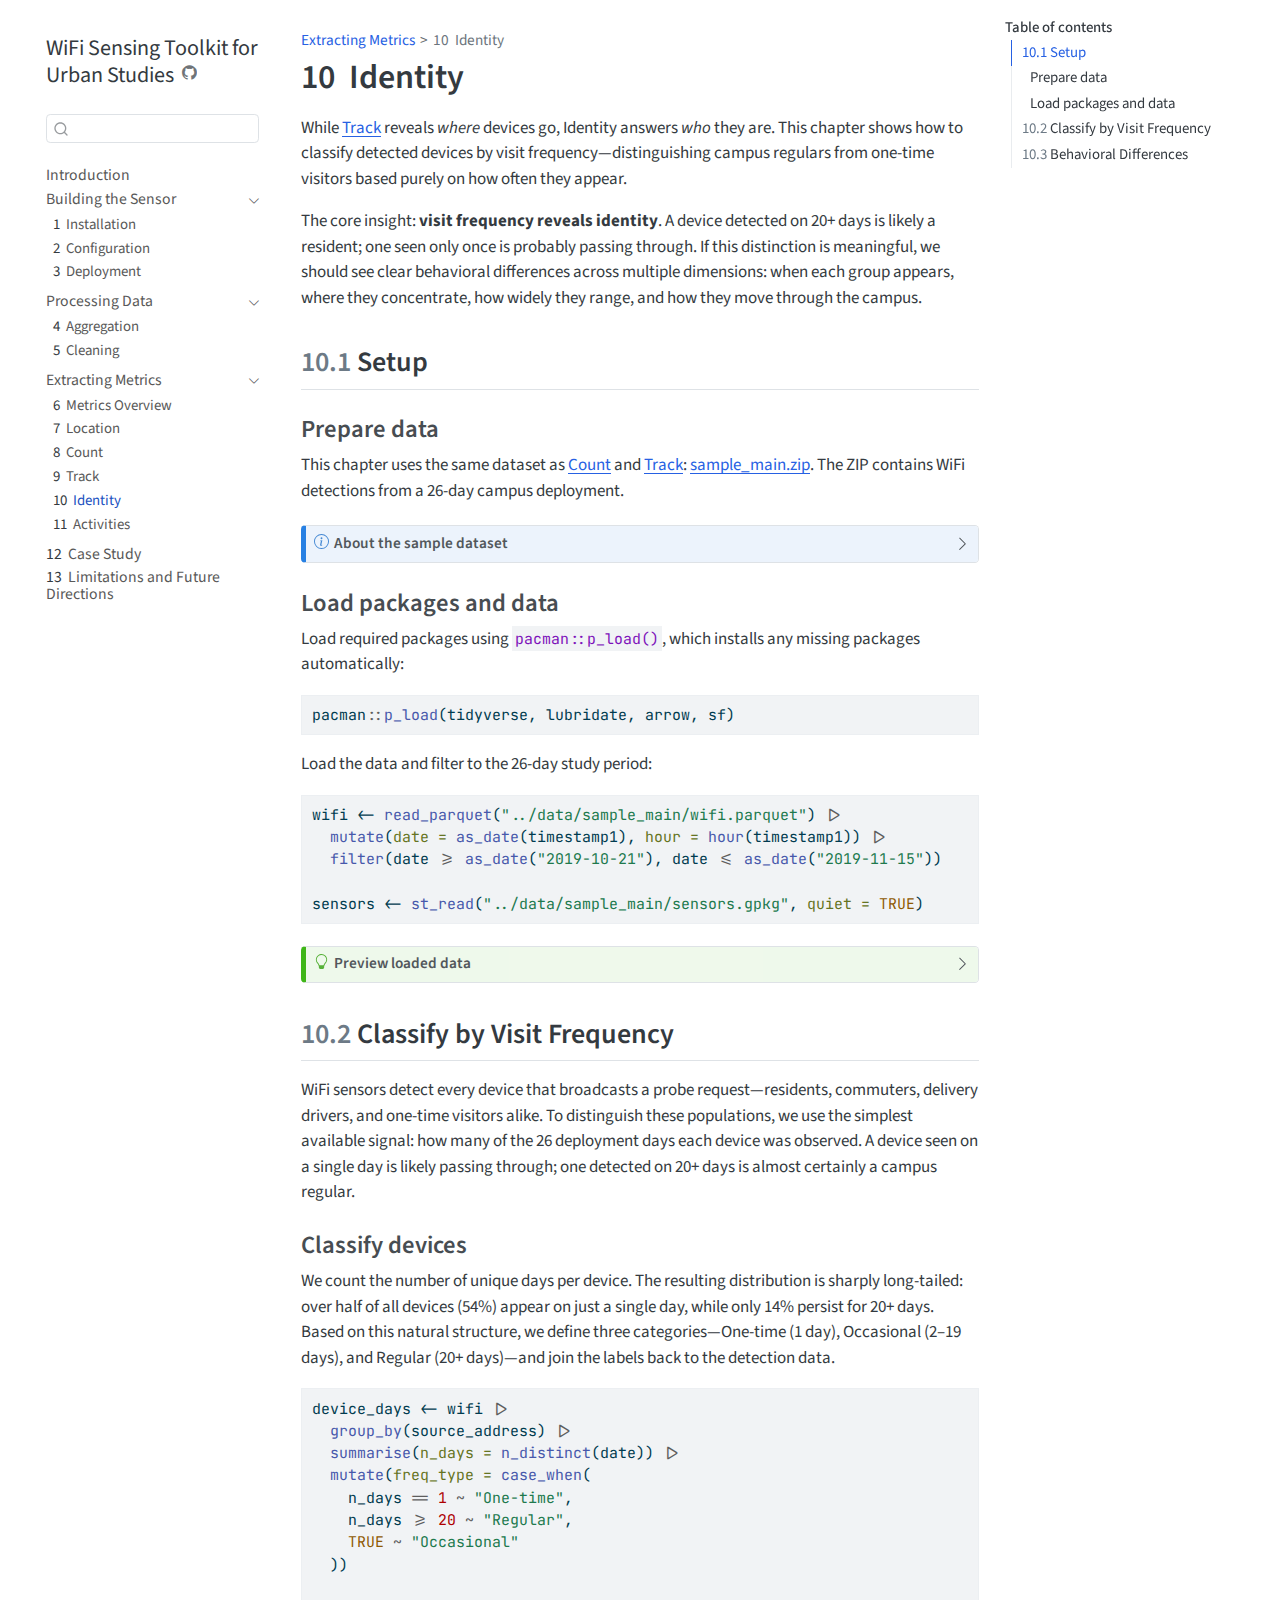
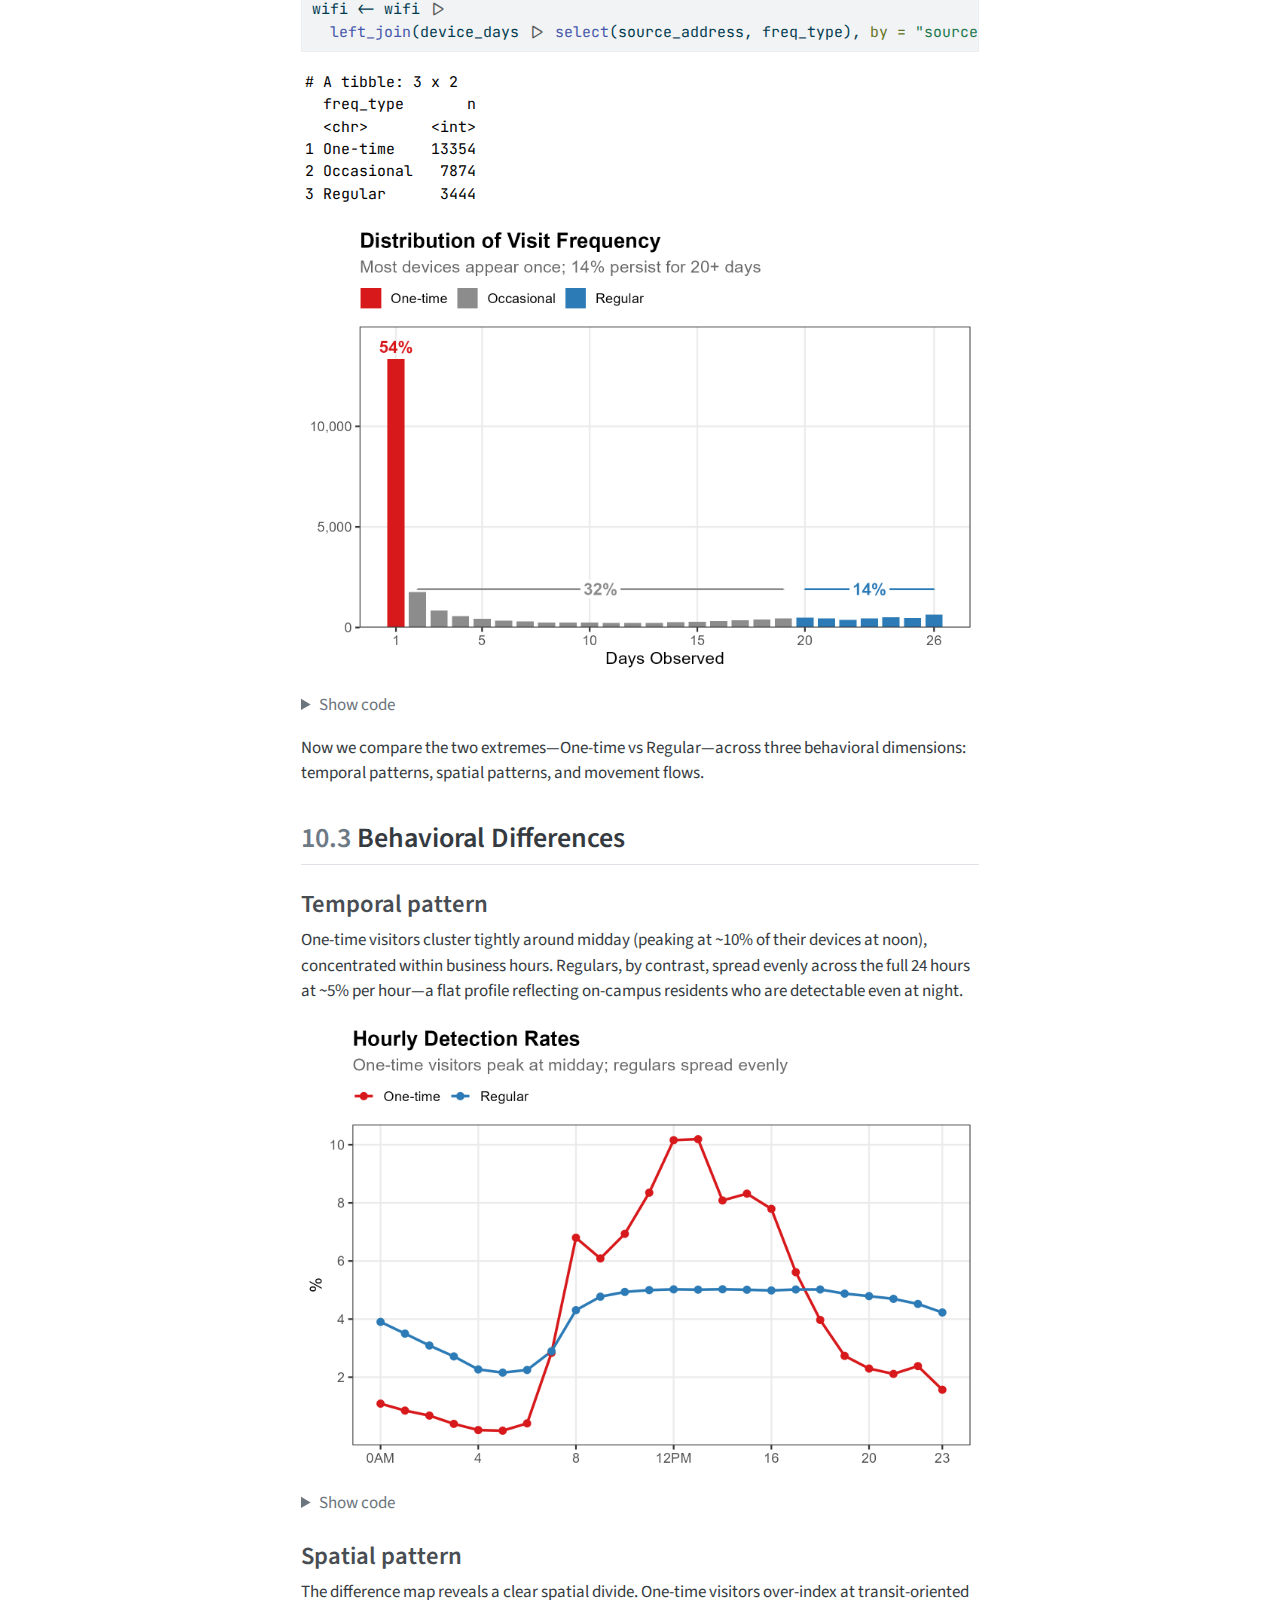
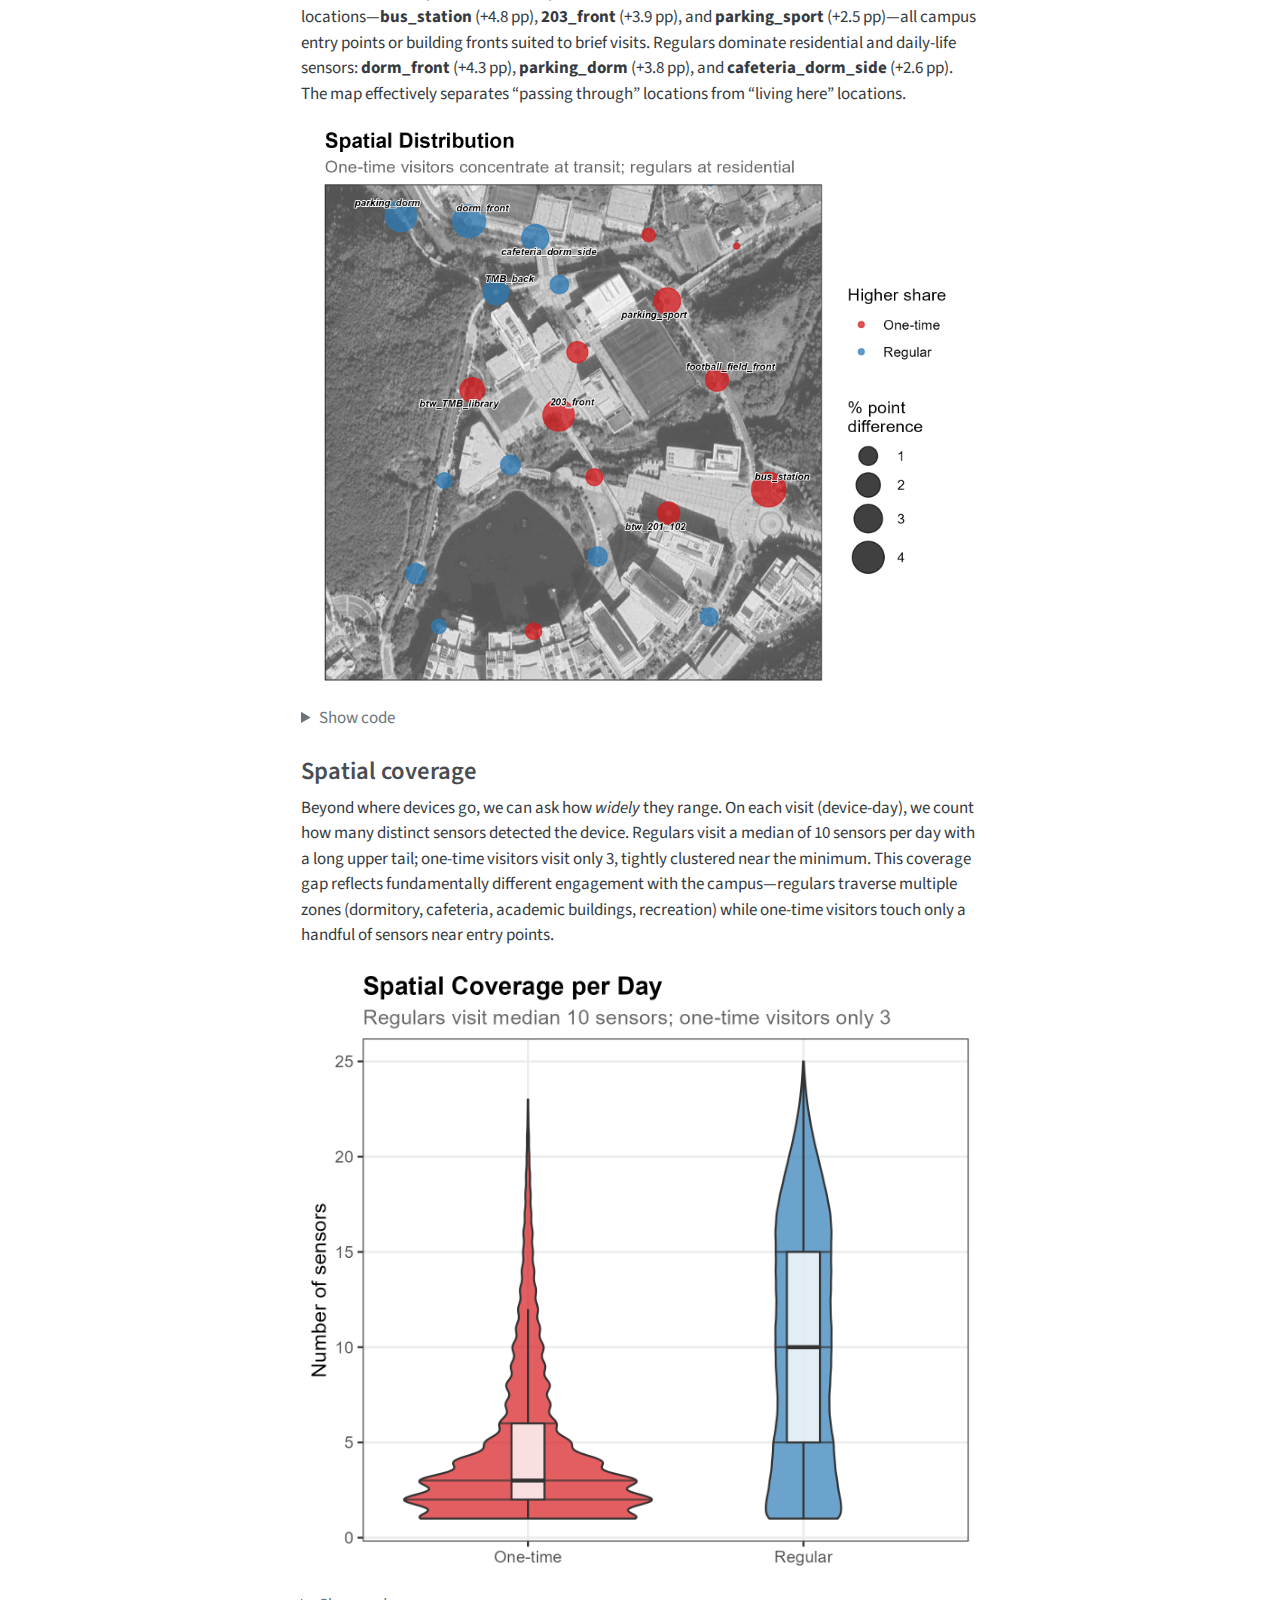
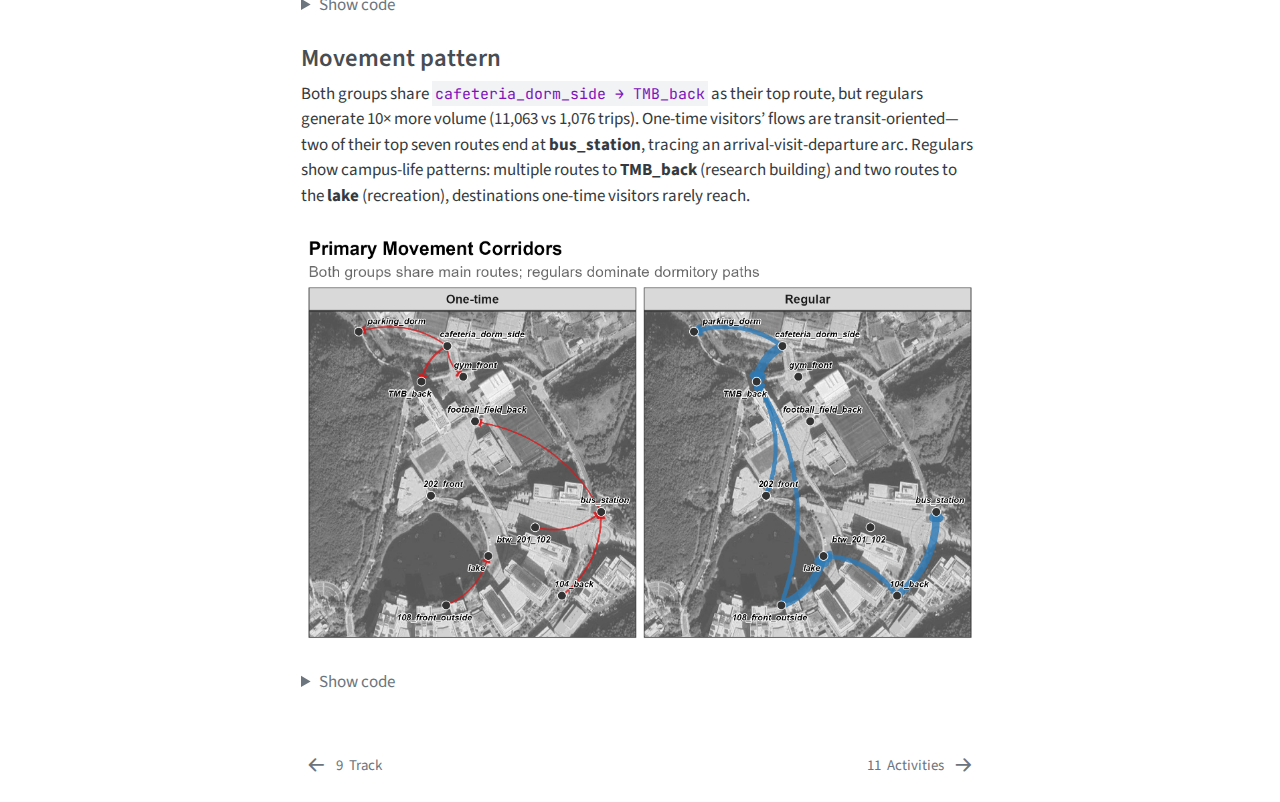
<file: docs/_book/4-5-identity.html>
<!DOCTYPE html>
<html xmlns="http://www.w3.org/1999/xhtml" lang="en" xml:lang="en"><head>

<meta charset="utf-8">
<meta name="generator" content="quarto-1.9.19">

<meta name="viewport" content="width=device-width, initial-scale=1.0, user-scalable=yes">


<title>10&nbsp; Identity – WiFi Sensing Toolkit for Urban Studies</title>
<style>
/* Default styles provided by pandoc.
** See https://pandoc.org/MANUAL.html#variables-for-html for config info.
*/
code{white-space: pre-wrap;}
span.smallcaps{font-variant: small-caps;}
div.columns{display: flex; gap: min(4vw, 1.5em);}
div.column{flex: auto; overflow-x: auto;}
div.hanging-indent{margin-left: 1.5em; text-indent: -1.5em;}
ul.task-list{list-style: none;}
ul.task-list li input[type="checkbox"] {
  width: 0.8em;
  margin: 0 0.8em 0.2em -1em; /* quarto-specific, see https://github.com/quarto-dev/quarto-cli/issues/4556 */ 
  vertical-align: middle;
}
/* CSS for syntax highlighting */
html { -webkit-text-size-adjust: 100%; }
pre > code.sourceCode { white-space: pre; position: relative; }
pre > code.sourceCode > span { display: inline-block; line-height: 1.25; }
pre > code.sourceCode > span:empty { height: 1.2em; }
.sourceCode { overflow: visible; }
code.sourceCode > span { color: inherit; text-decoration: inherit; }
div.sourceCode { margin: 1em 0; }
pre.sourceCode { margin: 0; }
@media screen {
div.sourceCode { overflow: auto; }
}
@media print {
pre > code.sourceCode { white-space: pre-wrap; }
pre > code.sourceCode > span { text-indent: -5em; padding-left: 5em; }
}
pre.numberSource code
  { counter-reset: source-line 0; }
pre.numberSource code > span
  { position: relative; left: -4em; counter-increment: source-line; }
pre.numberSource code > span > a:first-child::before
  { content: counter(source-line);
    position: relative; left: -1em; text-align: right; vertical-align: baseline;
    border: none; display: inline-block;
    -webkit-touch-callout: none; -webkit-user-select: none;
    -khtml-user-select: none; -moz-user-select: none;
    -ms-user-select: none; user-select: none;
    padding: 0 4px; width: 4em;
  }
pre.numberSource { margin-left: 3em;  padding-left: 4px; }
div.sourceCode
  {   }
@media screen {
pre > code.sourceCode > span > a:first-child::before { text-decoration: underline; }
}
</style>


<script src="site_libs/quarto-nav/quarto-nav.js"></script>
<script src="site_libs/clipboard/clipboard.min.js"></script>
<script src="site_libs/quarto-search/autocomplete.umd.js"></script>
<script src="site_libs/quarto-search/fuse.min.js"></script>
<script src="site_libs/quarto-search/quarto-search.js"></script>
<meta name="quarto:offset" content="./">
<link href="./4-6-activities.html" rel="next">
<link href="./4-4-track.html" rel="prev">
<script src="site_libs/quarto-html/quarto.js" type="module"></script>
<script src="site_libs/quarto-html/tabsets/tabsets.js" type="module"></script>
<script src="site_libs/quarto-html/axe/axe-check.js" type="module"></script>
<script src="site_libs/quarto-html/popper.min.js"></script>
<script src="site_libs/quarto-html/tippy.umd.min.js"></script>
<script src="site_libs/quarto-html/anchor.min.js"></script>
<link href="site_libs/quarto-html/tippy.css" rel="stylesheet">
<link href="site_libs/quarto-html/quarto-syntax-highlighting-3f61aac59b63c3a2d0e87c59ee7d0662.css" rel="stylesheet" id="quarto-text-highlighting-styles">
<script src="site_libs/bootstrap/bootstrap.min.js"></script>
<link href="site_libs/bootstrap/bootstrap-icons.css" rel="stylesheet">
<link href="site_libs/bootstrap/bootstrap-512f9892508816207213b4ac38e77790.min.css" rel="stylesheet" append-hash="true" id="quarto-bootstrap" data-mode="light">
<script id="quarto-search-options" type="application/json">{
  "location": "sidebar",
  "copy-button": false,
  "collapse-after": 3,
  "panel-placement": "start",
  "type": "textbox",
  "limit": 50,
  "keyboard-shortcut": [
    "f",
    "/",
    "s"
  ],
  "show-item-context": false,
  "language": {
    "search-no-results-text": "No results",
    "search-matching-documents-text": "matching documents",
    "search-copy-link-title": "Copy link to search",
    "search-hide-matches-text": "Hide additional matches",
    "search-more-match-text": "more match in this document",
    "search-more-matches-text": "more matches in this document",
    "search-clear-button-title": "Clear",
    "search-text-placeholder": "",
    "search-detached-cancel-button-title": "Cancel",
    "search-submit-button-title": "Submit",
    "search-label": "Search"
  }
}</script>


<link rel="stylesheet" href="custom.css">
</head>

<body class="nav-sidebar floating quarto-light">

<div id="quarto-search-results"></div>
  <header id="quarto-header" class="headroom fixed-top">
  <nav class="quarto-secondary-nav">
    <div class="container-fluid d-flex">
      <button type="button" class="quarto-btn-toggle btn" data-bs-toggle="collapse" role="button" data-bs-target=".quarto-sidebar-collapse-item" aria-controls="quarto-sidebar" aria-expanded="false" aria-label="Toggle sidebar navigation" onclick="if (window.quartoToggleHeadroom) { window.quartoToggleHeadroom(); }">
        <i class="bi bi-layout-text-sidebar-reverse"></i>
      </button>
        <nav class="quarto-page-breadcrumbs" aria-label="breadcrumb"><ol class="breadcrumb"><li class="breadcrumb-item"><a href="./4-1-overview.html">Extracting Metrics</a></li><li class="breadcrumb-item"><a href="./4-5-identity.html"><span class="chapter-number">10</span>&nbsp; <span class="chapter-title">Identity</span></a></li></ol></nav>
        <a class="flex-grow-1" role="navigation" data-bs-toggle="collapse" data-bs-target=".quarto-sidebar-collapse-item" aria-controls="quarto-sidebar" aria-expanded="false" aria-label="Toggle sidebar navigation" onclick="if (window.quartoToggleHeadroom) { window.quartoToggleHeadroom(); }">      
        </a>
      <button type="button" class="btn quarto-search-button" aria-label="Search" onclick="window.quartoOpenSearch();">
        <i class="bi bi-search"></i>
      </button>
    </div>
  </nav>
</header>
<!-- content -->
<div id="quarto-content" class="quarto-container page-columns page-rows-contents page-layout-article">
<!-- sidebar -->
  <nav id="quarto-sidebar" class="sidebar collapse collapse-horizontal quarto-sidebar-collapse-item sidebar-navigation floating overflow-auto">
    <div class="pt-lg-2 mt-2 text-left sidebar-header">
    <div class="sidebar-title mb-0 py-0">
      <a href="./">WiFi Sensing Toolkit for Urban Studies</a> 
        <div class="sidebar-tools-main">
    <a href="https://github.com/urbanjuhyeon/wifi-sensing-for-urban-studies/" title="Source Code" class="quarto-navigation-tool px-1" aria-label="Source Code"><i class="bi bi-github"></i></a>
</div>
    </div>
      </div>
        <div class="mt-2 flex-shrink-0 align-items-center">
        <div class="sidebar-search">
        <div id="quarto-search" class="" title="Search"></div>
        </div>
        </div>
    <div class="sidebar-menu-container"> 
    <ul class="list-unstyled mt-1">
        <li class="sidebar-item">
  <div class="sidebar-item-container"> 
  <a href="./index.html" class="sidebar-item-text sidebar-link">
 <span class="menu-text">Introduction</span></a>
  </div>
</li>
        <li class="sidebar-item sidebar-item-section">
      <div class="sidebar-item-container"> 
            <a class="sidebar-item-text sidebar-link text-start" data-bs-toggle="collapse" data-bs-target="#quarto-sidebar-section-1" role="navigation" aria-expanded="true">
 <span class="menu-text">Building the Sensor</span></a>
          <a class="sidebar-item-toggle text-start" data-bs-toggle="collapse" data-bs-target="#quarto-sidebar-section-1" role="navigation" aria-expanded="true" aria-label="Toggle section">
            <i class="bi bi-chevron-right ms-2"></i>
          </a> 
      </div>
      <ul id="quarto-sidebar-section-1" class="collapse list-unstyled sidebar-section depth1 show">  
          <li class="sidebar-item">
  <div class="sidebar-item-container"> 
  <a href="./2-1-installation.html" class="sidebar-item-text sidebar-link">
 <span class="menu-text"><span class="chapter-number">1</span>&nbsp; <span class="chapter-title">Installation</span></span></a>
  </div>
</li>
          <li class="sidebar-item">
  <div class="sidebar-item-container"> 
  <a href="./2-2-configuration.html" class="sidebar-item-text sidebar-link">
 <span class="menu-text"><span class="chapter-number">2</span>&nbsp; <span class="chapter-title">Configuration</span></span></a>
  </div>
</li>
          <li class="sidebar-item">
  <div class="sidebar-item-container"> 
  <a href="./2-3-deployment.html" class="sidebar-item-text sidebar-link">
 <span class="menu-text"><span class="chapter-number">3</span>&nbsp; <span class="chapter-title">Deployment</span></span></a>
  </div>
</li>
      </ul>
  </li>
        <li class="sidebar-item sidebar-item-section">
      <div class="sidebar-item-container"> 
            <a class="sidebar-item-text sidebar-link text-start" data-bs-toggle="collapse" data-bs-target="#quarto-sidebar-section-2" role="navigation" aria-expanded="true">
 <span class="menu-text">Processing Data</span></a>
          <a class="sidebar-item-toggle text-start" data-bs-toggle="collapse" data-bs-target="#quarto-sidebar-section-2" role="navigation" aria-expanded="true" aria-label="Toggle section">
            <i class="bi bi-chevron-right ms-2"></i>
          </a> 
      </div>
      <ul id="quarto-sidebar-section-2" class="collapse list-unstyled sidebar-section depth1 show">  
          <li class="sidebar-item">
  <div class="sidebar-item-container"> 
  <a href="./3-1-aggregation.html" class="sidebar-item-text sidebar-link">
 <span class="menu-text"><span class="chapter-number">4</span>&nbsp; <span class="chapter-title">Aggregation</span></span></a>
  </div>
</li>
          <li class="sidebar-item">
  <div class="sidebar-item-container"> 
  <a href="./3-2-cleaning.html" class="sidebar-item-text sidebar-link">
 <span class="menu-text"><span class="chapter-number">5</span>&nbsp; <span class="chapter-title">Cleaning</span></span></a>
  </div>
</li>
      </ul>
  </li>
        <li class="sidebar-item sidebar-item-section">
      <div class="sidebar-item-container"> 
            <a class="sidebar-item-text sidebar-link text-start" data-bs-toggle="collapse" data-bs-target="#quarto-sidebar-section-3" role="navigation" aria-expanded="true">
 <span class="menu-text">Extracting Metrics</span></a>
          <a class="sidebar-item-toggle text-start" data-bs-toggle="collapse" data-bs-target="#quarto-sidebar-section-3" role="navigation" aria-expanded="true" aria-label="Toggle section">
            <i class="bi bi-chevron-right ms-2"></i>
          </a> 
      </div>
      <ul id="quarto-sidebar-section-3" class="collapse list-unstyled sidebar-section depth1 show">  
          <li class="sidebar-item">
  <div class="sidebar-item-container"> 
  <a href="./4-1-overview.html" class="sidebar-item-text sidebar-link">
 <span class="menu-text"><span class="chapter-number">6</span>&nbsp; <span class="chapter-title">Metrics Overview</span></span></a>
  </div>
</li>
          <li class="sidebar-item">
  <div class="sidebar-item-container"> 
  <a href="./4-2-location.html" class="sidebar-item-text sidebar-link">
 <span class="menu-text"><span class="chapter-number">7</span>&nbsp; <span class="chapter-title">Location</span></span></a>
  </div>
</li>
          <li class="sidebar-item">
  <div class="sidebar-item-container"> 
  <a href="./4-3-count.html" class="sidebar-item-text sidebar-link">
 <span class="menu-text"><span class="chapter-number">8</span>&nbsp; <span class="chapter-title">Count</span></span></a>
  </div>
</li>
          <li class="sidebar-item">
  <div class="sidebar-item-container"> 
  <a href="./4-4-track.html" class="sidebar-item-text sidebar-link">
 <span class="menu-text"><span class="chapter-number">9</span>&nbsp; <span class="chapter-title">Track</span></span></a>
  </div>
</li>
          <li class="sidebar-item">
  <div class="sidebar-item-container"> 
  <a href="./4-5-identity.html" class="sidebar-item-text sidebar-link active">
 <span class="menu-text"><span class="chapter-number">10</span>&nbsp; <span class="chapter-title">Identity</span></span></a>
  </div>
</li>
          <li class="sidebar-item">
  <div class="sidebar-item-container"> 
  <a href="./4-6-activities.html" class="sidebar-item-text sidebar-link">
 <span class="menu-text"><span class="chapter-number">11</span>&nbsp; <span class="chapter-title">Activities</span></span></a>
  </div>
</li>
      </ul>
  </li>
        <li class="sidebar-item">
  <div class="sidebar-item-container"> 
  <a href="./5-casestudy.html" class="sidebar-item-text sidebar-link">
 <span class="menu-text"><span class="chapter-number">12</span>&nbsp; <span class="chapter-title">Case Study</span></span></a>
  </div>
</li>
        <li class="sidebar-item">
  <div class="sidebar-item-container"> 
  <a href="./6-conclusion.html" class="sidebar-item-text sidebar-link">
 <span class="menu-text"><span class="chapter-number">13</span>&nbsp; <span class="chapter-title">Limitations and Future Directions</span></span></a>
  </div>
</li>
    </ul>
    </div>
</nav>
<div id="quarto-sidebar-glass" class="quarto-sidebar-collapse-item" data-bs-toggle="collapse" data-bs-target=".quarto-sidebar-collapse-item"></div>
<!-- margin-sidebar -->
    <div id="quarto-margin-sidebar" class="sidebar margin-sidebar">
        <nav id="TOC" role="doc-toc" class="toc-active">
    <h2 id="toc-title">Table of contents</h2>
   
  <ul>
  <li><a href="#setup" id="toc-setup" class="nav-link active" data-scroll-target="#setup"><span class="header-section-number">10.1</span> Setup</a>
  <ul class="collapse">
  <li><a href="#prepare-data" id="toc-prepare-data" class="nav-link" data-scroll-target="#prepare-data">Prepare data</a></li>
  <li><a href="#load-packages-and-data" id="toc-load-packages-and-data" class="nav-link" data-scroll-target="#load-packages-and-data">Load packages and data</a></li>
  </ul></li>
  <li><a href="#classify-by-visit-frequency" id="toc-classify-by-visit-frequency" class="nav-link" data-scroll-target="#classify-by-visit-frequency"><span class="header-section-number">10.2</span> Classify by Visit Frequency</a>
  <ul class="collapse">
  <li><a href="#classify-devices" id="toc-classify-devices" class="nav-link" data-scroll-target="#classify-devices">Classify devices</a></li>
  </ul></li>
  <li><a href="#behavioral-differences" id="toc-behavioral-differences" class="nav-link" data-scroll-target="#behavioral-differences"><span class="header-section-number">10.3</span> Behavioral Differences</a>
  <ul class="collapse">
  <li><a href="#temporal-pattern" id="toc-temporal-pattern" class="nav-link" data-scroll-target="#temporal-pattern">Temporal pattern</a></li>
  <li><a href="#spatial-pattern" id="toc-spatial-pattern" class="nav-link" data-scroll-target="#spatial-pattern">Spatial pattern</a></li>
  <li><a href="#spatial-coverage" id="toc-spatial-coverage" class="nav-link" data-scroll-target="#spatial-coverage">Spatial coverage</a></li>
  <li><a href="#movement-pattern" id="toc-movement-pattern" class="nav-link" data-scroll-target="#movement-pattern">Movement pattern</a></li>
  </ul></li>
  </ul>
</nav>
    </div>
<!-- main -->
<main class="content" id="quarto-document-content">

<header id="title-block-header" class="quarto-title-block default"><nav class="quarto-page-breadcrumbs quarto-title-breadcrumbs d-none d-lg-block" aria-label="breadcrumb"><ol class="breadcrumb"><li class="breadcrumb-item"><a href="./4-1-overview.html">Extracting Metrics</a></li><li class="breadcrumb-item"><a href="./4-5-identity.html"><span class="chapter-number">10</span>&nbsp; <span class="chapter-title">Identity</span></a></li></ol></nav>
<div class="quarto-title">
<h1 class="title"><span id="sec-identity" class="quarto-section-identifier"><span class="chapter-number">10</span>&nbsp; <span class="chapter-title">Identity</span></span></h1>
</div>



<div class="quarto-title-meta">

    
  
    
  </div>
  


</header>


<p>While <a href="./4-4-track.html">Track</a> reveals <em>where</em> devices go, Identity answers <em>who</em> they are. This chapter shows how to classify detected devices by visit frequency—distinguishing campus regulars from one-time visitors based purely on how often they appear.</p>
<p>The core insight: <strong>visit frequency reveals identity</strong>. A device detected on 20+ days is likely a resident; one seen only once is probably passing through. If this distinction is meaningful, we should see clear behavioral differences across multiple dimensions: when each group appears, where they concentrate, how widely they range, and how they move through the campus.</p>
<section id="setup" class="level2" data-number="10.1">
<h2 data-number="10.1" class="anchored" data-anchor-id="setup"><span class="header-section-number">10.1</span> Setup</h2>
<section id="prepare-data" class="level3">
<h3 class="anchored" data-anchor-id="prepare-data">Prepare data</h3>
<p>This chapter uses the same dataset as <a href="./4-3-count.html">Count</a> and <a href="./4-4-track.html">Track</a>: <strong><a href="../data/sample_main/sample_main.zip">sample_main.zip</a></strong>. The ZIP contains WiFi detections from a 26-day campus deployment.</p>
<div class="callout callout-style-default callout-note callout-titled">
<div class="callout-header d-flex align-content-center collapsed" data-bs-toggle="collapse" data-bs-target=".callout-1-contents" aria-controls="callout-1" aria-expanded="false" aria-label="Toggle callout">
<div class="callout-icon-container">
<i class="callout-icon"></i>
</div>
<div class="callout-title-container flex-fill">
<span class="screen-reader-only">Note</span>About the sample dataset
</div>
<div class="callout-btn-toggle d-inline-block border-0 py-1 ps-1 pe-0 float-end"><i class="callout-toggle"></i></div>
</div>
<div id="callout-1" class="callout-1-contents callout-collapse collapse">
<div class="callout-body-container callout-body">
<p><strong>Period</strong>: October 21 – November 15, 2019 (26 days) — spanning midterms, a campus interview event, and a school festival.</p>
<p><strong>Location</strong>: UNIST campus, Ulsan, South Korea. 25 outdoor sensors covered dormitories, academic buildings, cafeteria, library, gym, and bus station.</p>
<p><strong>Key events during this period</strong>:</p>
<table class="caption-top table">
<thead>
<tr class="header">
<th>Event</th>
<th>Dates</th>
<th>Expected visitors</th>
</tr>
</thead>
<tbody>
<tr class="odd">
<td>Midterm exams</td>
<td>Oct 21-25</td>
<td>Regular students</td>
</tr>
<tr class="even">
<td>Campus interview</td>
<td>Nov 1-2</td>
<td>High school students + parents</td>
</tr>
<tr class="odd">
<td>School festival</td>
<td>Nov 3-5</td>
<td>Mixed (students + some outsiders)</td>
</tr>
</tbody>
</table>
<p>The campus interview brings prospective students and their families for tours—a natural experiment for detecting outsiders.</p>
</div>
</div>
</div>
</section>
<section id="load-packages-and-data" class="level3">
<h3 class="anchored" data-anchor-id="load-packages-and-data">Load packages and data</h3>
<p>Load required packages using <code>pacman::p_load()</code>, which installs any missing packages automatically:</p>
<div class="cell">
<div class="code-copy-outer-scaffold"><div class="sourceCode cell-code" id="cb1"><pre class="sourceCode r code-with-copy"><code class="sourceCode r"><span id="cb1-1"><a href="#cb1-1" aria-hidden="true" tabindex="-1"></a>pacman<span class="sc">::</span><span class="fu">p_load</span>(tidyverse, lubridate, arrow, sf)</span></code></pre></div><button title="Copy to Clipboard" class="code-copy-button"><i class="bi"></i></button></div>
</div>
<p>Load the data and filter to the 26-day study period:</p>
<div class="cell">
<div class="code-copy-outer-scaffold"><div class="sourceCode cell-code" id="cb2"><pre class="sourceCode r code-with-copy"><code class="sourceCode r"><span id="cb2-1"><a href="#cb2-1" aria-hidden="true" tabindex="-1"></a>wifi <span class="ot">&lt;-</span> <span class="fu">read_parquet</span>(<span class="st">"../data/sample_main/wifi.parquet"</span>) <span class="sc">|&gt;</span></span>
<span id="cb2-2"><a href="#cb2-2" aria-hidden="true" tabindex="-1"></a>  <span class="fu">mutate</span>(<span class="at">date =</span> <span class="fu">as_date</span>(timestamp1), <span class="at">hour =</span> <span class="fu">hour</span>(timestamp1)) <span class="sc">|&gt;</span></span>
<span id="cb2-3"><a href="#cb2-3" aria-hidden="true" tabindex="-1"></a>  <span class="fu">filter</span>(date <span class="sc">&gt;=</span> <span class="fu">as_date</span>(<span class="st">"2019-10-21"</span>), date <span class="sc">&lt;=</span> <span class="fu">as_date</span>(<span class="st">"2019-11-15"</span>))</span>
<span id="cb2-4"><a href="#cb2-4" aria-hidden="true" tabindex="-1"></a></span>
<span id="cb2-5"><a href="#cb2-5" aria-hidden="true" tabindex="-1"></a>sensors <span class="ot">&lt;-</span> <span class="fu">st_read</span>(<span class="st">"../data/sample_main/sensors.gpkg"</span>, <span class="at">quiet =</span> <span class="cn">TRUE</span>)</span></code></pre></div><button title="Copy to Clipboard" class="code-copy-button"><i class="bi"></i></button></div>
</div>
<div class="callout callout-style-default callout-tip callout-titled">
<div class="callout-header d-flex align-content-center collapsed" data-bs-toggle="collapse" data-bs-target=".callout-2-contents" aria-controls="callout-2" aria-expanded="false" aria-label="Toggle callout">
<div class="callout-icon-container">
<i class="callout-icon"></i>
</div>
<div class="callout-title-container flex-fill">
<span class="screen-reader-only">Tip</span>Preview loaded data
</div>
<div class="callout-btn-toggle d-inline-block border-0 py-1 ps-1 pe-0 float-end"><i class="callout-toggle"></i></div>
</div>
<div id="callout-2" class="callout-2-contents callout-collapse collapse">
<div class="callout-body-container callout-body">
<div class="cell">
<div class="code-copy-outer-scaffold"><div class="sourceCode cell-code" id="cb3"><pre class="sourceCode r code-with-copy"><code class="sourceCode r"><span id="cb3-1"><a href="#cb3-1" aria-hidden="true" tabindex="-1"></a><span class="fu">head</span>(wifi, <span class="dv">3</span>)</span></code></pre></div><button title="Copy to Clipboard" class="code-copy-button"><i class="bi"></i></button></div>
</div>
<pre><code>           timestamp1 source_address    sensor_name       date hour
1 2019-10-21 00:00:12       a3f7b21e    bus_station 2019-10-21    0
2 2019-10-21 00:05:33       a3f7b21e    bus_station 2019-10-21    0
3 2019-10-21 00:12:47       c8e42d9a  108_front_outside 2019-10-21    0</code></pre>
<ul>
<li><code>timestamp1</code>: Detection timestamp</li>
<li><code>source_address</code>: SHA-256 hashed device identifier (first 8 characters)</li>
<li><code>sensor_name</code>: Which sensor detected this device</li>
<li><code>date</code>: Date extracted from timestamp</li>
<li><code>hour</code>: Hour of day (0–23)</li>
</ul>
</div>
</div>
</div>
</section>
</section>
<section id="classify-by-visit-frequency" class="level2" data-number="10.2">
<h2 data-number="10.2" class="anchored" data-anchor-id="classify-by-visit-frequency"><span class="header-section-number">10.2</span> Classify by Visit Frequency</h2>
<p>WiFi sensors detect every device that broadcasts a probe request—residents, commuters, delivery drivers, and one-time visitors alike. To distinguish these populations, we use the simplest available signal: how many of the 26 deployment days each device was observed. A device seen on a single day is likely passing through; one detected on 20+ days is almost certainly a campus regular.</p>
<section id="classify-devices" class="level3">
<h3 class="anchored" data-anchor-id="classify-devices">Classify devices</h3>
<p>We count the number of unique days per device. The resulting distribution is sharply long-tailed: over half of all devices (54%) appear on just a single day, while only 14% persist for 20+ days. Based on this natural structure, we define three categories—One-time (1 day), Occasional (2–19 days), and Regular (20+ days)—and join the labels back to the detection data.</p>
<div class="cell">
<div class="code-copy-outer-scaffold"><div class="sourceCode cell-code" id="cb5"><pre class="sourceCode r code-with-copy"><code class="sourceCode r"><span id="cb5-1"><a href="#cb5-1" aria-hidden="true" tabindex="-1"></a>device_days <span class="ot">&lt;-</span> wifi <span class="sc">|&gt;</span></span>
<span id="cb5-2"><a href="#cb5-2" aria-hidden="true" tabindex="-1"></a>  <span class="fu">group_by</span>(source_address) <span class="sc">|&gt;</span></span>
<span id="cb5-3"><a href="#cb5-3" aria-hidden="true" tabindex="-1"></a>  <span class="fu">summarise</span>(<span class="at">n_days =</span> <span class="fu">n_distinct</span>(date)) <span class="sc">|&gt;</span></span>
<span id="cb5-4"><a href="#cb5-4" aria-hidden="true" tabindex="-1"></a>  <span class="fu">mutate</span>(<span class="at">freq_type =</span> <span class="fu">case_when</span>(</span>
<span id="cb5-5"><a href="#cb5-5" aria-hidden="true" tabindex="-1"></a>    n_days <span class="sc">==</span> <span class="dv">1</span> <span class="sc">~</span> <span class="st">"One-time"</span>,</span>
<span id="cb5-6"><a href="#cb5-6" aria-hidden="true" tabindex="-1"></a>    n_days <span class="sc">&gt;=</span> <span class="dv">20</span> <span class="sc">~</span> <span class="st">"Regular"</span>,</span>
<span id="cb5-7"><a href="#cb5-7" aria-hidden="true" tabindex="-1"></a>    <span class="cn">TRUE</span> <span class="sc">~</span> <span class="st">"Occasional"</span></span>
<span id="cb5-8"><a href="#cb5-8" aria-hidden="true" tabindex="-1"></a>  ))</span>
<span id="cb5-9"><a href="#cb5-9" aria-hidden="true" tabindex="-1"></a></span>
<span id="cb5-10"><a href="#cb5-10" aria-hidden="true" tabindex="-1"></a>wifi <span class="ot">&lt;-</span> wifi <span class="sc">|&gt;</span></span>
<span id="cb5-11"><a href="#cb5-11" aria-hidden="true" tabindex="-1"></a>  <span class="fu">left_join</span>(device_days <span class="sc">|&gt;</span> <span class="fu">select</span>(source_address, freq_type), <span class="at">by =</span> <span class="st">"source_address"</span>)</span></code></pre></div><button title="Copy to Clipboard" class="code-copy-button"><i class="bi"></i></button></div>
</div>
<pre><code># A tibble: 3 x 2
  freq_type       n
  &lt;chr&gt;       &lt;int&gt;
1 One-time    13354
2 Occasional   7874
3 Regular      3444</code></pre>
<p><img src="materials/ch4/identity_freq_dist.png" class="img-fluid"></p>
<details>
<summary>
Show code
</summary>
<div class="code-copy-outer-scaffold"><div class="sourceCode" id="cb7"><pre class="sourceCode r code-with-copy"><code class="sourceCode r"><span id="cb7-1"><a href="#cb7-1" aria-hidden="true" tabindex="-1"></a>dist_data <span class="ot">&lt;-</span> <span class="fu">count</span>(device_days, n_days) <span class="sc">|&gt;</span></span>
<span id="cb7-2"><a href="#cb7-2" aria-hidden="true" tabindex="-1"></a>  <span class="fu">mutate</span>(<span class="at">freq_group =</span> <span class="fu">factor</span>(</span>
<span id="cb7-3"><a href="#cb7-3" aria-hidden="true" tabindex="-1"></a>    <span class="fu">case_when</span>(n_days <span class="sc">==</span> <span class="dv">1</span> <span class="sc">~</span> <span class="st">"One-time"</span>, n_days <span class="sc">&gt;=</span> <span class="dv">20</span> <span class="sc">~</span> <span class="st">"Regular"</span>, <span class="cn">TRUE</span> <span class="sc">~</span> <span class="st">"Occasional"</span>),</span>
<span id="cb7-4"><a href="#cb7-4" aria-hidden="true" tabindex="-1"></a>    <span class="at">levels =</span> <span class="fu">c</span>(<span class="st">"One-time"</span>, <span class="st">"Occasional"</span>, <span class="st">"Regular"</span>)</span>
<span id="cb7-5"><a href="#cb7-5" aria-hidden="true" tabindex="-1"></a>  ))</span>
<span id="cb7-6"><a href="#cb7-6" aria-hidden="true" tabindex="-1"></a></span>
<span id="cb7-7"><a href="#cb7-7" aria-hidden="true" tabindex="-1"></a><span class="fu">ggplot</span>(dist_data, <span class="fu">aes</span>(n_days, n, <span class="at">fill =</span> freq_group)) <span class="sc">+</span></span>
<span id="cb7-8"><a href="#cb7-8" aria-hidden="true" tabindex="-1"></a>  <span class="fu">geom_col</span>(<span class="at">width =</span> <span class="fl">0.8</span>) <span class="sc">+</span></span>
<span id="cb7-9"><a href="#cb7-9" aria-hidden="true" tabindex="-1"></a>  <span class="fu">scale_fill_manual</span>(</span>
<span id="cb7-10"><a href="#cb7-10" aria-hidden="true" tabindex="-1"></a>    <span class="at">values =</span> <span class="fu">c</span>(<span class="st">"One-time"</span> <span class="ot">=</span> <span class="st">"#d7191c"</span>, <span class="st">"Occasional"</span> <span class="ot">=</span> <span class="st">"gray55"</span>, <span class="st">"Regular"</span> <span class="ot">=</span> <span class="st">"#2c7bb6"</span>),</span>
<span id="cb7-11"><a href="#cb7-11" aria-hidden="true" tabindex="-1"></a>    <span class="at">name =</span> <span class="cn">NULL</span>) <span class="sc">+</span></span>
<span id="cb7-12"><a href="#cb7-12" aria-hidden="true" tabindex="-1"></a>  <span class="fu">scale_x_continuous</span>(<span class="at">breaks =</span> <span class="fu">c</span>(<span class="dv">1</span>, <span class="dv">5</span>, <span class="dv">10</span>, <span class="dv">15</span>, <span class="dv">20</span>, <span class="dv">26</span>)) <span class="sc">+</span></span>
<span id="cb7-13"><a href="#cb7-13" aria-hidden="true" tabindex="-1"></a>  <span class="fu">scale_y_continuous</span>(<span class="at">labels =</span> scales<span class="sc">::</span>comma, <span class="at">expand =</span> <span class="fu">expansion</span>(<span class="at">mult =</span> <span class="fu">c</span>(<span class="dv">0</span>, <span class="fl">0.12</span>))) <span class="sc">+</span></span>
<span id="cb7-14"><a href="#cb7-14" aria-hidden="true" tabindex="-1"></a>  <span class="fu">labs</span>(<span class="at">title =</span> <span class="st">"Distribution of Visit Frequency"</span>,</span>
<span id="cb7-15"><a href="#cb7-15" aria-hidden="true" tabindex="-1"></a>       <span class="at">subtitle =</span> <span class="st">"Most devices appear once; 14% persist for 20+ days"</span>,</span>
<span id="cb7-16"><a href="#cb7-16" aria-hidden="true" tabindex="-1"></a>       <span class="at">x =</span> <span class="st">"Days Observed"</span>, <span class="at">y =</span> <span class="cn">NULL</span>) <span class="sc">+</span></span>
<span id="cb7-17"><a href="#cb7-17" aria-hidden="true" tabindex="-1"></a>  <span class="fu">theme_bw</span>()</span></code></pre></div><button title="Copy to Clipboard" class="code-copy-button"><i class="bi"></i></button></div>
</details>
<p>Now we compare the two extremes—One-time vs Regular—across three behavioral dimensions: temporal patterns, spatial patterns, and movement flows.</p>
</section>
</section>
<section id="behavioral-differences" class="level2" data-number="10.3">
<h2 data-number="10.3" class="anchored" data-anchor-id="behavioral-differences"><span class="header-section-number">10.3</span> Behavioral Differences</h2>
<section id="temporal-pattern" class="level3">
<h3 class="anchored" data-anchor-id="temporal-pattern">Temporal pattern</h3>
<p>One-time visitors cluster tightly around midday (peaking at ~10% of their devices at noon), concentrated within business hours. Regulars, by contrast, spread evenly across the full 24 hours at ~5% per hour—a flat profile reflecting on-campus residents who are detectable even at night.</p>
<p><img src="materials/ch4/identity_freq_hourly.png" class="img-fluid"></p>
<details>
<summary>
Show code
</summary>
<div class="code-copy-outer-scaffold"><div class="sourceCode" id="cb8"><pre class="sourceCode r code-with-copy"><code class="sourceCode r"><span id="cb8-1"><a href="#cb8-1" aria-hidden="true" tabindex="-1"></a>wifi_freq <span class="ot">&lt;-</span> wifi <span class="sc">|&gt;</span> <span class="fu">filter</span>(freq_type <span class="sc">%in%</span> <span class="fu">c</span>(<span class="st">"One-time"</span>, <span class="st">"Regular"</span>))</span>
<span id="cb8-2"><a href="#cb8-2" aria-hidden="true" tabindex="-1"></a></span>
<span id="cb8-3"><a href="#cb8-3" aria-hidden="true" tabindex="-1"></a>h_freq <span class="ot">&lt;-</span> wifi_freq <span class="sc">|&gt;</span></span>
<span id="cb8-4"><a href="#cb8-4" aria-hidden="true" tabindex="-1"></a>  <span class="fu">group_by</span>(freq_type, hour) <span class="sc">|&gt;</span></span>
<span id="cb8-5"><a href="#cb8-5" aria-hidden="true" tabindex="-1"></a>  <span class="fu">summarise</span>(<span class="at">n =</span> <span class="fu">n_distinct</span>(source_address), <span class="at">.groups =</span> <span class="st">"drop"</span>) <span class="sc">|&gt;</span></span>
<span id="cb8-6"><a href="#cb8-6" aria-hidden="true" tabindex="-1"></a>  <span class="fu">group_by</span>(freq_type) <span class="sc">|&gt;</span></span>
<span id="cb8-7"><a href="#cb8-7" aria-hidden="true" tabindex="-1"></a>  <span class="fu">mutate</span>(<span class="at">pct =</span> n <span class="sc">/</span> <span class="fu">sum</span>(n) <span class="sc">*</span> <span class="dv">100</span>)</span>
<span id="cb8-8"><a href="#cb8-8" aria-hidden="true" tabindex="-1"></a></span>
<span id="cb8-9"><a href="#cb8-9" aria-hidden="true" tabindex="-1"></a><span class="fu">ggplot</span>(h_freq, <span class="fu">aes</span>(hour, pct, <span class="at">color =</span> freq_type)) <span class="sc">+</span></span>
<span id="cb8-10"><a href="#cb8-10" aria-hidden="true" tabindex="-1"></a>  <span class="fu">geom_line</span>(<span class="at">linewidth =</span> <span class="fl">0.8</span>) <span class="sc">+</span> <span class="fu">geom_point</span>(<span class="at">size =</span> <span class="fl">1.8</span>) <span class="sc">+</span></span>
<span id="cb8-11"><a href="#cb8-11" aria-hidden="true" tabindex="-1"></a>  <span class="fu">scale_x_continuous</span>(<span class="at">breaks =</span> <span class="fu">c</span>(<span class="dv">0</span>, <span class="dv">4</span>, <span class="dv">8</span>, <span class="dv">12</span>, <span class="dv">16</span>, <span class="dv">20</span>, <span class="dv">23</span>),</span>
<span id="cb8-12"><a href="#cb8-12" aria-hidden="true" tabindex="-1"></a>                     <span class="at">labels =</span> <span class="fu">c</span>(<span class="st">"0AM"</span>, <span class="st">"4"</span>, <span class="st">"8"</span>, <span class="st">"12PM"</span>, <span class="st">"16"</span>, <span class="st">"20"</span>, <span class="st">"23"</span>)) <span class="sc">+</span></span>
<span id="cb8-13"><a href="#cb8-13" aria-hidden="true" tabindex="-1"></a>  <span class="fu">scale_y_continuous</span>(<span class="at">breaks =</span> <span class="fu">seq</span>(<span class="dv">2</span>, <span class="dv">10</span>, <span class="dv">2</span>)) <span class="sc">+</span></span>
<span id="cb8-14"><a href="#cb8-14" aria-hidden="true" tabindex="-1"></a>  <span class="fu">scale_color_manual</span>(<span class="at">values =</span> <span class="fu">c</span>(<span class="st">"One-time"</span> <span class="ot">=</span> <span class="st">"#d7191c"</span>, <span class="st">"Regular"</span> <span class="ot">=</span> <span class="st">"#2c7bb6"</span>), <span class="at">name =</span> <span class="cn">NULL</span>) <span class="sc">+</span></span>
<span id="cb8-15"><a href="#cb8-15" aria-hidden="true" tabindex="-1"></a>  <span class="fu">labs</span>(<span class="at">title =</span> <span class="st">"Hourly Detection Rates"</span>,</span>
<span id="cb8-16"><a href="#cb8-16" aria-hidden="true" tabindex="-1"></a>       <span class="at">subtitle =</span> <span class="st">"One-time visitors peak at midday; regulars spread evenly"</span>,</span>
<span id="cb8-17"><a href="#cb8-17" aria-hidden="true" tabindex="-1"></a>       <span class="at">x =</span> <span class="cn">NULL</span>, <span class="at">y =</span> <span class="st">"%"</span>) <span class="sc">+</span></span>
<span id="cb8-18"><a href="#cb8-18" aria-hidden="true" tabindex="-1"></a>  <span class="fu">theme_bw</span>()</span></code></pre></div><button title="Copy to Clipboard" class="code-copy-button"><i class="bi"></i></button></div>
</details>
</section>
<section id="spatial-pattern" class="level3">
<h3 class="anchored" data-anchor-id="spatial-pattern">Spatial pattern</h3>
<p>The difference map reveals a clear spatial divide. One-time visitors over-index at transit-oriented locations—<strong>bus_station</strong> (+4.8 pp), <strong>203_front</strong> (+3.9 pp), and <strong>parking_sport</strong> (+2.5 pp)—all campus entry points or building fronts suited to brief visits. Regulars dominate residential and daily-life sensors: <strong>dorm_front</strong> (+4.3 pp), <strong>parking_dorm</strong> (+3.8 pp), and <strong>cafeteria_dorm_side</strong> (+2.6 pp). The map effectively separates “passing through” locations from “living here” locations.</p>
<p><img src="materials/ch4/identity_freq_sensor.png" class="img-fluid"></p>
<details>
<summary>
Show code
</summary>
<div class="code-copy-outer-scaffold"><div class="sourceCode" id="cb9"><pre class="sourceCode r code-with-copy"><code class="sourceCode r"><span id="cb9-1"><a href="#cb9-1" aria-hidden="true" tabindex="-1"></a>s_freq_wide <span class="ot">&lt;-</span> wifi_freq <span class="sc">|&gt;</span></span>
<span id="cb9-2"><a href="#cb9-2" aria-hidden="true" tabindex="-1"></a>  <span class="fu">count</span>(freq_type, sensor_name) <span class="sc">|&gt;</span></span>
<span id="cb9-3"><a href="#cb9-3" aria-hidden="true" tabindex="-1"></a>  <span class="fu">group_by</span>(freq_type) <span class="sc">|&gt;</span></span>
<span id="cb9-4"><a href="#cb9-4" aria-hidden="true" tabindex="-1"></a>  <span class="fu">mutate</span>(<span class="at">pct =</span> n <span class="sc">/</span> <span class="fu">sum</span>(n) <span class="sc">*</span> <span class="dv">100</span>) <span class="sc">|&gt;</span></span>
<span id="cb9-5"><a href="#cb9-5" aria-hidden="true" tabindex="-1"></a>  <span class="fu">ungroup</span>() <span class="sc">|&gt;</span></span>
<span id="cb9-6"><a href="#cb9-6" aria-hidden="true" tabindex="-1"></a>  <span class="fu">select</span>(freq_type, sensor_name, pct) <span class="sc">|&gt;</span></span>
<span id="cb9-7"><a href="#cb9-7" aria-hidden="true" tabindex="-1"></a>  <span class="fu">pivot_wider</span>(<span class="at">names_from =</span> freq_type, <span class="at">values_from =</span> pct, <span class="at">values_fill =</span> <span class="dv">0</span>) <span class="sc">|&gt;</span></span>
<span id="cb9-8"><a href="#cb9-8" aria-hidden="true" tabindex="-1"></a>  <span class="fu">rename</span>(<span class="at">pct_onetime =</span> <span class="st">`</span><span class="at">One-time</span><span class="st">`</span>, <span class="at">pct_regular =</span> Regular) <span class="sc">|&gt;</span></span>
<span id="cb9-9"><a href="#cb9-9" aria-hidden="true" tabindex="-1"></a>  <span class="fu">mutate</span>(<span class="at">diff =</span> pct_onetime <span class="sc">-</span> pct_regular,</span>
<span id="cb9-10"><a href="#cb9-10" aria-hidden="true" tabindex="-1"></a>         <span class="at">abs_diff =</span> <span class="fu">abs</span>(diff),</span>
<span id="cb9-11"><a href="#cb9-11" aria-hidden="true" tabindex="-1"></a>         <span class="at">dominant =</span> <span class="fu">if_else</span>(diff <span class="sc">&gt;</span> <span class="dv">0</span>, <span class="st">"One-time"</span>, <span class="st">"Regular"</span>)) <span class="sc">|&gt;</span></span>
<span id="cb9-12"><a href="#cb9-12" aria-hidden="true" tabindex="-1"></a>  <span class="fu">left_join</span>(sensor_coords, <span class="at">by =</span> <span class="st">"sensor_name"</span>)</span>
<span id="cb9-13"><a href="#cb9-13" aria-hidden="true" tabindex="-1"></a></span>
<span id="cb9-14"><a href="#cb9-14" aria-hidden="true" tabindex="-1"></a><span class="fu">ggmap</span>(base_map, <span class="at">darken =</span> <span class="fu">c</span>(<span class="fl">0.3</span>, <span class="st">"white"</span>)) <span class="sc">+</span></span>
<span id="cb9-15"><a href="#cb9-15" aria-hidden="true" tabindex="-1"></a>  <span class="fu">geom_point</span>(<span class="at">data =</span> sensor_coords, <span class="fu">aes</span>(<span class="at">x =</span> X, <span class="at">y =</span> Y),</span>
<span id="cb9-16"><a href="#cb9-16" aria-hidden="true" tabindex="-1"></a>             <span class="at">size =</span> <span class="fl">1.2</span>, <span class="at">color =</span> <span class="st">"grey60"</span>, <span class="at">inherit.aes =</span> <span class="cn">FALSE</span>) <span class="sc">+</span></span>
<span id="cb9-17"><a href="#cb9-17" aria-hidden="true" tabindex="-1"></a>  <span class="fu">geom_point</span>(<span class="at">data =</span> s_freq_wide, <span class="fu">aes</span>(<span class="at">x =</span> X, <span class="at">y =</span> Y, <span class="at">size =</span> abs_diff, <span class="at">color =</span> dominant),</span>
<span id="cb9-18"><a href="#cb9-18" aria-hidden="true" tabindex="-1"></a>             <span class="at">alpha =</span> <span class="fl">0.75</span>, <span class="at">inherit.aes =</span> <span class="cn">FALSE</span>) <span class="sc">+</span></span>
<span id="cb9-19"><a href="#cb9-19" aria-hidden="true" tabindex="-1"></a>  <span class="fu">scale_size_continuous</span>(<span class="at">range =</span> <span class="fu">c</span>(<span class="fl">1.5</span>, <span class="dv">10</span>), <span class="at">name =</span> <span class="st">"% point</span><span class="sc">\n</span><span class="st">difference"</span>) <span class="sc">+</span></span>
<span id="cb9-20"><a href="#cb9-20" aria-hidden="true" tabindex="-1"></a>  <span class="fu">scale_color_manual</span>(<span class="at">values =</span> <span class="fu">c</span>(<span class="st">"One-time"</span> <span class="ot">=</span> <span class="st">"#d7191c"</span>, <span class="st">"Regular"</span> <span class="ot">=</span> <span class="st">"#2c7bb6"</span>),</span>
<span id="cb9-21"><a href="#cb9-21" aria-hidden="true" tabindex="-1"></a>                     <span class="at">name =</span> <span class="st">"Higher share"</span>) <span class="sc">+</span></span>
<span id="cb9-22"><a href="#cb9-22" aria-hidden="true" tabindex="-1"></a>  <span class="fu">labs</span>(<span class="at">title =</span> <span class="st">"Spatial Distribution"</span>,</span>
<span id="cb9-23"><a href="#cb9-23" aria-hidden="true" tabindex="-1"></a>       <span class="at">subtitle =</span> <span class="st">"One-time visitors concentrate at transit; regulars at residential"</span>) <span class="sc">+</span></span>
<span id="cb9-24"><a href="#cb9-24" aria-hidden="true" tabindex="-1"></a>  <span class="fu">theme_bw</span>()</span></code></pre></div><button title="Copy to Clipboard" class="code-copy-button"><i class="bi"></i></button></div>
</details>
</section>
<section id="spatial-coverage" class="level3">
<h3 class="anchored" data-anchor-id="spatial-coverage">Spatial coverage</h3>
<p>Beyond where devices go, we can ask how <em>widely</em> they range. On each visit (device-day), we count how many distinct sensors detected the device. Regulars visit a median of 10 sensors per day with a long upper tail; one-time visitors visit only 3, tightly clustered near the minimum. This coverage gap reflects fundamentally different engagement with the campus—regulars traverse multiple zones (dormitory, cafeteria, academic buildings, recreation) while one-time visitors touch only a handful of sensors near entry points.</p>
<p><img src="materials/ch4/identity_freq_sensors.png" class="img-fluid"></p>
<details>
<summary>
Show code
</summary>
<div class="code-copy-outer-scaffold"><div class="sourceCode" id="cb10"><pre class="sourceCode r code-with-copy"><code class="sourceCode r"><span id="cb10-1"><a href="#cb10-1" aria-hidden="true" tabindex="-1"></a>visit_stats <span class="ot">&lt;-</span> wifi_freq <span class="sc">|&gt;</span></span>
<span id="cb10-2"><a href="#cb10-2" aria-hidden="true" tabindex="-1"></a>  <span class="fu">group_by</span>(source_address, date, freq_type) <span class="sc">|&gt;</span></span>
<span id="cb10-3"><a href="#cb10-3" aria-hidden="true" tabindex="-1"></a>  <span class="fu">summarise</span>(</span>
<span id="cb10-4"><a href="#cb10-4" aria-hidden="true" tabindex="-1"></a>    <span class="at">n_sensors =</span> <span class="fu">n_distinct</span>(sensor_name),</span>
<span id="cb10-5"><a href="#cb10-5" aria-hidden="true" tabindex="-1"></a>    <span class="at">.groups =</span> <span class="st">"drop"</span></span>
<span id="cb10-6"><a href="#cb10-6" aria-hidden="true" tabindex="-1"></a>  )</span>
<span id="cb10-7"><a href="#cb10-7" aria-hidden="true" tabindex="-1"></a></span>
<span id="cb10-8"><a href="#cb10-8" aria-hidden="true" tabindex="-1"></a><span class="fu">ggplot</span>(visit_stats, <span class="fu">aes</span>(<span class="at">x =</span> freq_type, <span class="at">y =</span> n_sensors, <span class="at">fill =</span> freq_type)) <span class="sc">+</span></span>
<span id="cb10-9"><a href="#cb10-9" aria-hidden="true" tabindex="-1"></a>  <span class="fu">geom_violin</span>(<span class="at">alpha =</span> <span class="fl">0.7</span>, <span class="at">draw_quantiles =</span> <span class="fu">c</span>(<span class="fl">0.25</span>, <span class="fl">0.5</span>, <span class="fl">0.75</span>)) <span class="sc">+</span></span>
<span id="cb10-10"><a href="#cb10-10" aria-hidden="true" tabindex="-1"></a>  <span class="fu">geom_boxplot</span>(<span class="at">width =</span> <span class="fl">0.12</span>, <span class="at">fill =</span> <span class="st">"white"</span>, <span class="at">alpha =</span> <span class="fl">0.8</span>, <span class="at">outlier.shape =</span> <span class="cn">NA</span>) <span class="sc">+</span></span>
<span id="cb10-11"><a href="#cb10-11" aria-hidden="true" tabindex="-1"></a>  <span class="fu">scale_fill_manual</span>(<span class="at">values =</span> <span class="fu">c</span>(<span class="st">"One-time"</span> <span class="ot">=</span> <span class="st">"#d7191c"</span>, <span class="st">"Regular"</span> <span class="ot">=</span> <span class="st">"#2c7bb6"</span>)) <span class="sc">+</span></span>
<span id="cb10-12"><a href="#cb10-12" aria-hidden="true" tabindex="-1"></a>  <span class="fu">scale_y_continuous</span>(<span class="at">breaks =</span> <span class="fu">seq</span>(<span class="dv">0</span>, <span class="dv">25</span>, <span class="dv">5</span>)) <span class="sc">+</span></span>
<span id="cb10-13"><a href="#cb10-13" aria-hidden="true" tabindex="-1"></a>  <span class="fu">labs</span>(<span class="at">title =</span> <span class="st">"Spatial Coverage per Day"</span>,</span>
<span id="cb10-14"><a href="#cb10-14" aria-hidden="true" tabindex="-1"></a>       <span class="at">subtitle =</span> <span class="st">"Regulars visit median 10 sensors; one-time visitors only 3"</span>,</span>
<span id="cb10-15"><a href="#cb10-15" aria-hidden="true" tabindex="-1"></a>       <span class="at">x =</span> <span class="cn">NULL</span>, <span class="at">y =</span> <span class="st">"Number of sensors"</span>) <span class="sc">+</span></span>
<span id="cb10-16"><a href="#cb10-16" aria-hidden="true" tabindex="-1"></a>  <span class="fu">theme_bw</span>() <span class="sc">+</span></span>
<span id="cb10-17"><a href="#cb10-17" aria-hidden="true" tabindex="-1"></a>  <span class="fu">theme</span>(<span class="at">legend.position =</span> <span class="st">"none"</span>)</span></code></pre></div><button title="Copy to Clipboard" class="code-copy-button"><i class="bi"></i></button></div>
</details>
</section>
<section id="movement-pattern" class="level3">
<h3 class="anchored" data-anchor-id="movement-pattern">Movement pattern</h3>
<p>Both groups share <code>cafeteria_dorm_side → TMB_back</code> as their top route, but regulars generate 10× more volume (11,063 vs 1,076 trips). One-time visitors’ flows are transit-oriented—two of their top seven routes end at <strong>bus_station</strong>, tracing an arrival-visit-departure arc. Regulars show campus-life patterns: multiple routes to <strong>TMB_back</strong> (research building) and two routes to the <strong>lake</strong> (recreation), destinations one-time visitors rarely reach.</p>
<p><img src="materials/ch4/identity_freq_od.png" class="img-fluid"></p>
<details>
<summary>
Show code
</summary>
<div class="code-copy-outer-scaffold"><div class="sourceCode" id="cb11"><pre class="sourceCode r code-with-copy"><code class="sourceCode r"><span id="cb11-1"><a href="#cb11-1" aria-hidden="true" tabindex="-1"></a>od_freq <span class="ot">&lt;-</span> wifi_freq <span class="sc">|&gt;</span></span>
<span id="cb11-2"><a href="#cb11-2" aria-hidden="true" tabindex="-1"></a>  <span class="fu">arrange</span>(source_address, timestamp1) <span class="sc">|&gt;</span></span>
<span id="cb11-3"><a href="#cb11-3" aria-hidden="true" tabindex="-1"></a>  <span class="fu">group_by</span>(source_address) <span class="sc">|&gt;</span></span>
<span id="cb11-4"><a href="#cb11-4" aria-hidden="true" tabindex="-1"></a>  <span class="fu">mutate</span>(<span class="at">gap =</span> <span class="fu">as.numeric</span>(<span class="fu">difftime</span>(timestamp1, <span class="fu">lag</span>(timestamp1), <span class="at">units =</span> <span class="st">"mins"</span>)),</span>
<span id="cb11-5"><a href="#cb11-5" aria-hidden="true" tabindex="-1"></a>         <span class="at">trip_id =</span> <span class="fu">cumsum</span>(<span class="fu">is.na</span>(gap) <span class="sc">|</span> gap <span class="sc">&gt;</span> <span class="dv">30</span>)) <span class="sc">|&gt;</span></span>
<span id="cb11-6"><a href="#cb11-6" aria-hidden="true" tabindex="-1"></a>  <span class="fu">group_by</span>(source_address, trip_id, freq_type) <span class="sc">|&gt;</span></span>
<span id="cb11-7"><a href="#cb11-7" aria-hidden="true" tabindex="-1"></a>  <span class="fu">summarise</span>(<span class="at">origin =</span> <span class="fu">first</span>(sensor_name), <span class="at">destination =</span> <span class="fu">last</span>(sensor_name),</span>
<span id="cb11-8"><a href="#cb11-8" aria-hidden="true" tabindex="-1"></a>            <span class="at">n_det =</span> <span class="fu">n</span>(), <span class="at">.groups =</span> <span class="st">"drop"</span>) <span class="sc">|&gt;</span></span>
<span id="cb11-9"><a href="#cb11-9" aria-hidden="true" tabindex="-1"></a>  <span class="fu">filter</span>(origin <span class="sc">!=</span> destination, n_det <span class="sc">&gt;=</span> <span class="dv">2</span>) <span class="sc">|&gt;</span></span>
<span id="cb11-10"><a href="#cb11-10" aria-hidden="true" tabindex="-1"></a>  <span class="fu">count</span>(freq_type, origin, destination, <span class="at">name =</span> <span class="st">"n_trips"</span>) <span class="sc">|&gt;</span></span>
<span id="cb11-11"><a href="#cb11-11" aria-hidden="true" tabindex="-1"></a>  <span class="fu">group_by</span>(freq_type) <span class="sc">|&gt;</span></span>
<span id="cb11-12"><a href="#cb11-12" aria-hidden="true" tabindex="-1"></a>  <span class="fu">slice_max</span>(n_trips, <span class="at">n =</span> <span class="dv">7</span>) <span class="sc">|&gt;</span></span>
<span id="cb11-13"><a href="#cb11-13" aria-hidden="true" tabindex="-1"></a>  <span class="fu">ungroup</span>()</span>
<span id="cb11-14"><a href="#cb11-14" aria-hidden="true" tabindex="-1"></a></span>
<span id="cb11-15"><a href="#cb11-15" aria-hidden="true" tabindex="-1"></a><span class="co"># Join coordinates and plot as flow map with geom_curve</span></span>
<span id="cb11-16"><a href="#cb11-16" aria-hidden="true" tabindex="-1"></a>edges_freq <span class="ot">&lt;-</span> od_freq <span class="sc">|&gt;</span></span>
<span id="cb11-17"><a href="#cb11-17" aria-hidden="true" tabindex="-1"></a>  <span class="fu">left_join</span>(sensor_coords, <span class="at">by =</span> <span class="fu">c</span>(<span class="st">"origin"</span> <span class="ot">=</span> <span class="st">"sensor_name"</span>)) <span class="sc">|&gt;</span></span>
<span id="cb11-18"><a href="#cb11-18" aria-hidden="true" tabindex="-1"></a>  <span class="fu">rename</span>(<span class="at">x_from =</span> X, <span class="at">y_from =</span> Y) <span class="sc">|&gt;</span></span>
<span id="cb11-19"><a href="#cb11-19" aria-hidden="true" tabindex="-1"></a>  <span class="fu">left_join</span>(sensor_coords, <span class="at">by =</span> <span class="fu">c</span>(<span class="st">"destination"</span> <span class="ot">=</span> <span class="st">"sensor_name"</span>)) <span class="sc">|&gt;</span></span>
<span id="cb11-20"><a href="#cb11-20" aria-hidden="true" tabindex="-1"></a>  <span class="fu">rename</span>(<span class="at">x_to =</span> X, <span class="at">y_to =</span> Y)</span>
<span id="cb11-21"><a href="#cb11-21" aria-hidden="true" tabindex="-1"></a></span>
<span id="cb11-22"><a href="#cb11-22" aria-hidden="true" tabindex="-1"></a><span class="fu">ggmap</span>(base_map, <span class="at">darken =</span> <span class="fu">c</span>(<span class="fl">0.3</span>, <span class="st">"white"</span>)) <span class="sc">+</span></span>
<span id="cb11-23"><a href="#cb11-23" aria-hidden="true" tabindex="-1"></a>  <span class="fu">geom_curve</span>(<span class="at">data =</span> edges_freq,</span>
<span id="cb11-24"><a href="#cb11-24" aria-hidden="true" tabindex="-1"></a>             <span class="fu">aes</span>(<span class="at">x =</span> x_from, <span class="at">y =</span> y_from, <span class="at">xend =</span> x_to, <span class="at">yend =</span> y_to,</span>
<span id="cb11-25"><a href="#cb11-25" aria-hidden="true" tabindex="-1"></a>                 <span class="at">linewidth =</span> n_trips, <span class="at">color =</span> freq_type),</span>
<span id="cb11-26"><a href="#cb11-26" aria-hidden="true" tabindex="-1"></a>             <span class="at">curvature =</span> <span class="fl">0.25</span>, <span class="at">alpha =</span> <span class="fl">0.8</span>,</span>
<span id="cb11-27"><a href="#cb11-27" aria-hidden="true" tabindex="-1"></a>             <span class="at">arrow =</span> <span class="fu">arrow</span>(<span class="at">length =</span> <span class="fu">unit</span>(<span class="fl">0.18</span>, <span class="st">"cm"</span>), <span class="at">type =</span> <span class="st">"closed"</span>),</span>
<span id="cb11-28"><a href="#cb11-28" aria-hidden="true" tabindex="-1"></a>             <span class="at">inherit.aes =</span> <span class="cn">FALSE</span>) <span class="sc">+</span></span>
<span id="cb11-29"><a href="#cb11-29" aria-hidden="true" tabindex="-1"></a>  <span class="fu">facet_wrap</span>(<span class="sc">~</span> freq_type) <span class="sc">+</span></span>
<span id="cb11-30"><a href="#cb11-30" aria-hidden="true" tabindex="-1"></a>  <span class="fu">labs</span>(<span class="at">title =</span> <span class="st">"Primary Movement Corridors"</span>,</span>
<span id="cb11-31"><a href="#cb11-31" aria-hidden="true" tabindex="-1"></a>       <span class="at">subtitle =</span> <span class="st">"Both groups share main routes; regulars dominate dormitory paths"</span>) <span class="sc">+</span></span>
<span id="cb11-32"><a href="#cb11-32" aria-hidden="true" tabindex="-1"></a>  <span class="fu">theme_bw</span>()</span></code></pre></div><button title="Copy to Clipboard" class="code-copy-button"><i class="bi"></i></button></div>
</details>


</section>
</section>

</main> <!-- /main -->
<script id="quarto-html-after-body" type="application/javascript">
  window.document.addEventListener("DOMContentLoaded", function (event) {
    const icon = "";
    const anchorJS = new window.AnchorJS();
    anchorJS.options = {
      placement: 'right',
      icon: icon
    };
    anchorJS.add('.anchored');
    const isCodeAnnotation = (el) => {
      for (const clz of el.classList) {
        if (clz.startsWith('code-annotation-')) {                     
          return true;
        }
      }
      return false;
    }
    const onCopySuccess = function(e) {
      // button target
      const button = e.trigger;
      // don't keep focus
      button.blur();
      // flash "checked"
      button.classList.add('code-copy-button-checked');
      var currentTitle = button.getAttribute("title");
      button.setAttribute("title", "Copied!");
      let tooltip;
      if (window.bootstrap) {
        button.setAttribute("data-bs-toggle", "tooltip");
        button.setAttribute("data-bs-placement", "left");
        button.setAttribute("data-bs-title", "Copied!");
        tooltip = new bootstrap.Tooltip(button, 
          { trigger: "manual", 
            customClass: "code-copy-button-tooltip",
            offset: [0, -8]});
        tooltip.show();    
      }
      setTimeout(function() {
        if (tooltip) {
          tooltip.hide();
          button.removeAttribute("data-bs-title");
          button.removeAttribute("data-bs-toggle");
          button.removeAttribute("data-bs-placement");
        }
        button.setAttribute("title", currentTitle);
        button.classList.remove('code-copy-button-checked');
      }, 1000);
      // clear code selection
      e.clearSelection();
    }
    const getTextToCopy = function(trigger) {
      const outerScaffold = trigger.parentElement.cloneNode(true);
      const codeEl = outerScaffold.querySelector('code');
      for (const childEl of codeEl.children) {
        if (isCodeAnnotation(childEl)) {
          childEl.remove();
        }
      }
      return codeEl.innerText;
    }
    const clipboard = new window.ClipboardJS('.code-copy-button:not([data-in-quarto-modal])', {
      text: getTextToCopy
    });
    clipboard.on('success', onCopySuccess);
    if (window.document.getElementById('quarto-embedded-source-code-modal')) {
      const clipboardModal = new window.ClipboardJS('.code-copy-button[data-in-quarto-modal]', {
        text: getTextToCopy,
        container: window.document.getElementById('quarto-embedded-source-code-modal')
      });
      clipboardModal.on('success', onCopySuccess);
    }
      var localhostRegex = new RegExp(/^(?:http|https):\/\/localhost\:?[0-9]*\//);
      var mailtoRegex = new RegExp(/^mailto:/);
        var filterRegex = new RegExp("https:\/\/juhyeonpark\.com\/wifi-sensing-for-urban-studies\/");
      var isInternal = (href) => {
          return filterRegex.test(href) || localhostRegex.test(href) || mailtoRegex.test(href);
      }
      // Inspect non-navigation links and adorn them if external
     var links = window.document.querySelectorAll('a[href]:not(.nav-link):not(.navbar-brand):not(.toc-action):not(.sidebar-link):not(.sidebar-item-toggle):not(.pagination-link):not(.no-external):not([aria-hidden]):not(.dropdown-item):not(.quarto-navigation-tool):not(.about-link)');
      for (var i=0; i<links.length; i++) {
        const link = links[i];
        if (!isInternal(link.href)) {
          // undo the damage that might have been done by quarto-nav.js in the case of
          // links that we want to consider external
          if (link.dataset.originalHref !== undefined) {
            link.href = link.dataset.originalHref;
          }
        }
      }
    function tippyHover(el, contentFn, onTriggerFn, onUntriggerFn) {
      const config = {
        allowHTML: true,
        maxWidth: 500,
        delay: 100,
        arrow: false,
        appendTo: function(el) {
            return el.parentElement;
        },
        interactive: true,
        interactiveBorder: 10,
        theme: 'quarto',
        placement: 'bottom-start',
      };
      if (contentFn) {
        config.content = contentFn;
      }
      if (onTriggerFn) {
        config.onTrigger = onTriggerFn;
      }
      if (onUntriggerFn) {
        config.onUntrigger = onUntriggerFn;
      }
      window.tippy(el, config); 
    }
    const noterefs = window.document.querySelectorAll('a[role="doc-noteref"]');
    for (var i=0; i<noterefs.length; i++) {
      const ref = noterefs[i];
      tippyHover(ref, function() {
        // use id or data attribute instead here
        let href = ref.getAttribute('data-footnote-href') || ref.getAttribute('href');
        try { href = new URL(href).hash; } catch {}
        const id = href.replace(/^#\/?/, "");
        const note = window.document.getElementById(id);
        if (note) {
          return note.innerHTML;
        } else {
          return "";
        }
      });
    }
    const xrefs = window.document.querySelectorAll('a.quarto-xref');
    const processXRef = (id, note) => {
      // Strip column container classes
      const stripColumnClz = (el) => {
        el.classList.remove("page-full", "page-columns");
        if (el.children) {
          for (const child of el.children) {
            stripColumnClz(child);
          }
        }
      }
      stripColumnClz(note)
      if (id === null || id.startsWith('sec-')) {
        // Special case sections, only their first couple elements
        const container = document.createElement("div");
        if (note.children && note.children.length > 2) {
          container.appendChild(note.children[0].cloneNode(true));
          for (let i = 1; i < note.children.length; i++) {
            const child = note.children[i];
            if (child.tagName === "P" && child.innerText === "") {
              continue;
            } else {
              container.appendChild(child.cloneNode(true));
              break;
            }
          }
          if (window.Quarto?.typesetMath) {
            window.Quarto.typesetMath(container);
          }
          return container.innerHTML
        } else {
          if (window.Quarto?.typesetMath) {
            window.Quarto.typesetMath(note);
          }
          return note.innerHTML;
        }
      } else {
        // Remove any anchor links if they are present
        const anchorLink = note.querySelector('a.anchorjs-link');
        if (anchorLink) {
          anchorLink.remove();
        }
        if (window.Quarto?.typesetMath) {
          window.Quarto.typesetMath(note);
        }
        if (note.classList.contains("callout")) {
          return note.outerHTML;
        } else {
          return note.innerHTML;
        }
      }
    }
    for (var i=0; i<xrefs.length; i++) {
      const xref = xrefs[i];
      tippyHover(xref, undefined, function(instance) {
        instance.disable();
        let url = xref.getAttribute('href');
        let hash = undefined; 
        if (url.startsWith('#')) {
          hash = url;
        } else {
          try { hash = new URL(url).hash; } catch {}
        }
        if (hash) {
          const id = hash.replace(/^#\/?/, "");
          const note = window.document.getElementById(id);
          if (note !== null) {
            try {
              const html = processXRef(id, note.cloneNode(true));
              instance.setContent(html);
            } finally {
              instance.enable();
              instance.show();
            }
          } else {
            // See if we can fetch this
            fetch(url.split('#')[0])
            .then(res => res.text())
            .then(html => {
              const parser = new DOMParser();
              const htmlDoc = parser.parseFromString(html, "text/html");
              const note = htmlDoc.getElementById(id);
              if (note !== null) {
                const html = processXRef(id, note);
                instance.setContent(html);
              } 
            }).finally(() => {
              instance.enable();
              instance.show();
            });
          }
        } else {
          // See if we can fetch a full url (with no hash to target)
          // This is a special case and we should probably do some content thinning / targeting
          fetch(url)
          .then(res => res.text())
          .then(html => {
            const parser = new DOMParser();
            const htmlDoc = parser.parseFromString(html, "text/html");
            const note = htmlDoc.querySelector('main.content');
            if (note !== null) {
              // This should only happen for chapter cross references
              // (since there is no id in the URL)
              // remove the first header
              if (note.children.length > 0 && note.children[0].tagName === "HEADER") {
                note.children[0].remove();
              }
              const html = processXRef(null, note);
              instance.setContent(html);
            } 
          }).finally(() => {
            instance.enable();
            instance.show();
          });
        }
      }, function(instance) {
      });
    }
        let selectedAnnoteEl;
        const selectorForAnnotation = ( cell, annotation) => {
          let cellAttr = 'data-code-cell="' + cell + '"';
          let lineAttr = 'data-code-annotation="' +  annotation + '"';
          const selector = 'span[' + cellAttr + '][' + lineAttr + ']';
          return selector;
        }
        const selectCodeLines = (annoteEl) => {
          const doc = window.document;
          const targetCell = annoteEl.getAttribute("data-target-cell");
          const targetAnnotation = annoteEl.getAttribute("data-target-annotation");
          const annoteSpan = window.document.querySelector(selectorForAnnotation(targetCell, targetAnnotation));
          const lines = annoteSpan.getAttribute("data-code-lines").split(",");
          const lineIds = lines.map((line) => {
            return targetCell + "-" + line;
          })
          let top = null;
          let height = null;
          let parent = null;
          if (lineIds.length > 0) {
              //compute the position of the single el (top and bottom and make a div)
              const el = window.document.getElementById(lineIds[0]);
              top = el.offsetTop;
              height = el.offsetHeight;
              parent = el.parentElement.parentElement;
            if (lineIds.length > 1) {
              const lastEl = window.document.getElementById(lineIds[lineIds.length - 1]);
              const bottom = lastEl.offsetTop + lastEl.offsetHeight;
              height = bottom - top;
            }
            if (top !== null && height !== null && parent !== null) {
              // cook up a div (if necessary) and position it 
              let div = window.document.getElementById("code-annotation-line-highlight");
              if (div === null) {
                div = window.document.createElement("div");
                div.setAttribute("id", "code-annotation-line-highlight");
                div.style.position = 'absolute';
                parent.appendChild(div);
              }
              div.style.top = top - 2 + "px";
              div.style.height = height + 4 + "px";
              div.style.left = 0;
              let gutterDiv = window.document.getElementById("code-annotation-line-highlight-gutter");
              if (gutterDiv === null) {
                gutterDiv = window.document.createElement("div");
                gutterDiv.setAttribute("id", "code-annotation-line-highlight-gutter");
                gutterDiv.style.position = 'absolute';
                const codeCell = window.document.getElementById(targetCell);
                const gutter = codeCell.querySelector('.code-annotation-gutter');
                gutter.appendChild(gutterDiv);
              }
              gutterDiv.style.top = top - 2 + "px";
              gutterDiv.style.height = height + 4 + "px";
            }
            selectedAnnoteEl = annoteEl;
          }
        };
        const unselectCodeLines = () => {
          const elementsIds = ["code-annotation-line-highlight", "code-annotation-line-highlight-gutter"];
          elementsIds.forEach((elId) => {
            const div = window.document.getElementById(elId);
            if (div) {
              div.remove();
            }
          });
          selectedAnnoteEl = undefined;
        };
          // Handle positioning of the toggle
      window.addEventListener(
        "resize",
        throttle(() => {
          elRect = undefined;
          if (selectedAnnoteEl) {
            selectCodeLines(selectedAnnoteEl);
          }
        }, 10)
      );
      function throttle(fn, ms) {
      let throttle = false;
      let timer;
        return (...args) => {
          if(!throttle) { // first call gets through
              fn.apply(this, args);
              throttle = true;
          } else { // all the others get throttled
              if(timer) clearTimeout(timer); // cancel #2
              timer = setTimeout(() => {
                fn.apply(this, args);
                timer = throttle = false;
              }, ms);
          }
        };
      }
        // Attach click handler to the DT
        const annoteDls = window.document.querySelectorAll('dt[data-target-cell]');
        for (const annoteDlNode of annoteDls) {
          annoteDlNode.addEventListener('click', (event) => {
            const clickedEl = event.target;
            if (clickedEl !== selectedAnnoteEl) {
              unselectCodeLines();
              const activeEl = window.document.querySelector('dt[data-target-cell].code-annotation-active');
              if (activeEl) {
                activeEl.classList.remove('code-annotation-active');
              }
              selectCodeLines(clickedEl);
              clickedEl.classList.add('code-annotation-active');
            } else {
              // Unselect the line
              unselectCodeLines();
              clickedEl.classList.remove('code-annotation-active');
            }
          });
        }
    const findCites = (el) => {
      const parentEl = el.parentElement;
      if (parentEl) {
        const cites = parentEl.dataset.cites;
        if (cites) {
          return {
            el,
            cites: cites.split(' ')
          };
        } else {
          return findCites(el.parentElement)
        }
      } else {
        return undefined;
      }
    };
    var bibliorefs = window.document.querySelectorAll('a[role="doc-biblioref"]');
    for (var i=0; i<bibliorefs.length; i++) {
      const ref = bibliorefs[i];
      const citeInfo = findCites(ref);
      if (citeInfo) {
        tippyHover(citeInfo.el, function() {
          var popup = window.document.createElement('div');
          citeInfo.cites.forEach(function(cite) {
            var citeDiv = window.document.createElement('div');
            citeDiv.classList.add('hanging-indent');
            citeDiv.classList.add('csl-entry');
            var biblioDiv = window.document.getElementById('ref-' + cite);
            if (biblioDiv) {
              citeDiv.innerHTML = biblioDiv.innerHTML;
            }
            popup.appendChild(citeDiv);
          });
          return popup.innerHTML;
        });
      }
    }
  });
  </script>
<nav class="page-navigation">
  <div class="nav-page nav-page-previous">
      <a href="./4-4-track.html" class="pagination-link" aria-label="Track">
        <i class="bi bi-arrow-left-short"></i> <span class="nav-page-text"><span class="chapter-number">9</span>&nbsp; <span class="chapter-title">Track</span></span>
      </a>          
  </div>
  <div class="nav-page nav-page-next">
      <a href="./4-6-activities.html" class="pagination-link" aria-label="Activities">
        <span class="nav-page-text"><span class="chapter-number">11</span>&nbsp; <span class="chapter-title">Activities</span></span> <i class="bi bi-arrow-right-short"></i>
      </a>
  </div>
</nav>
</div> <!-- /content -->




</body></html>
</file>
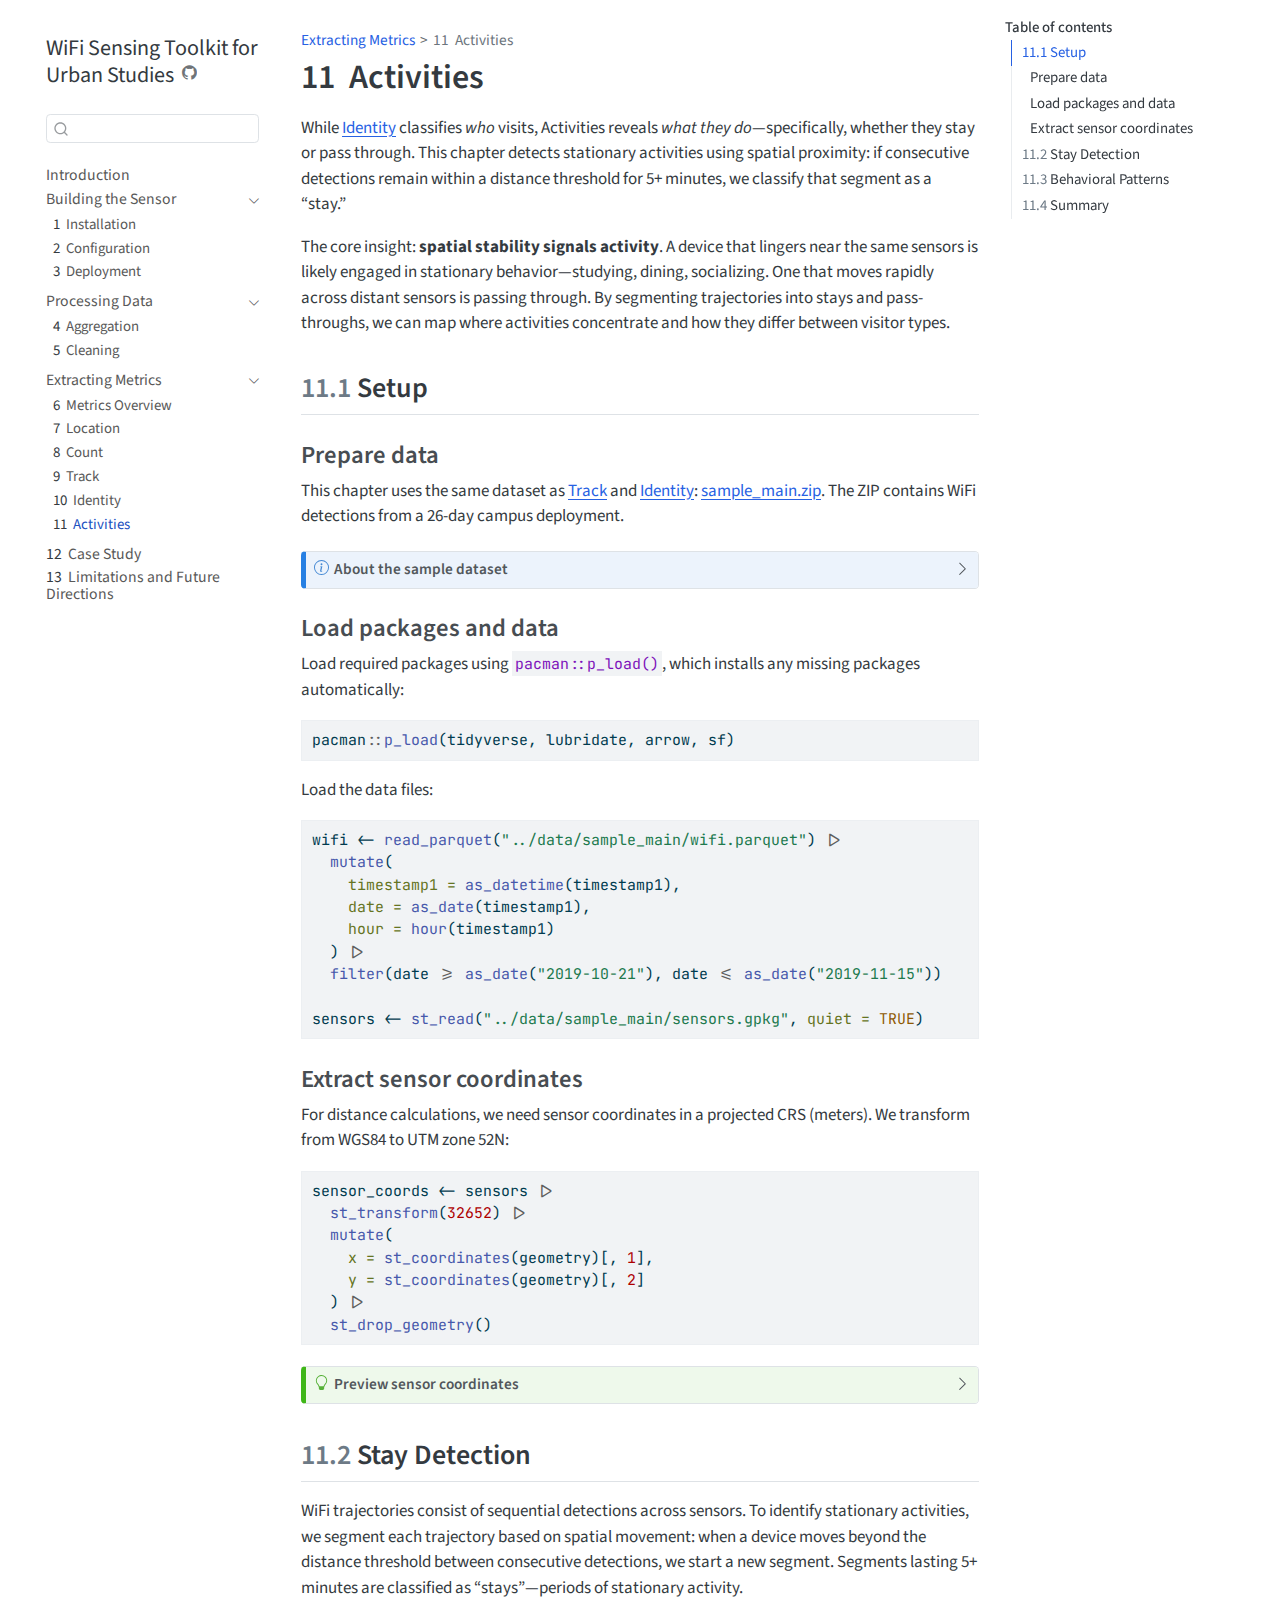
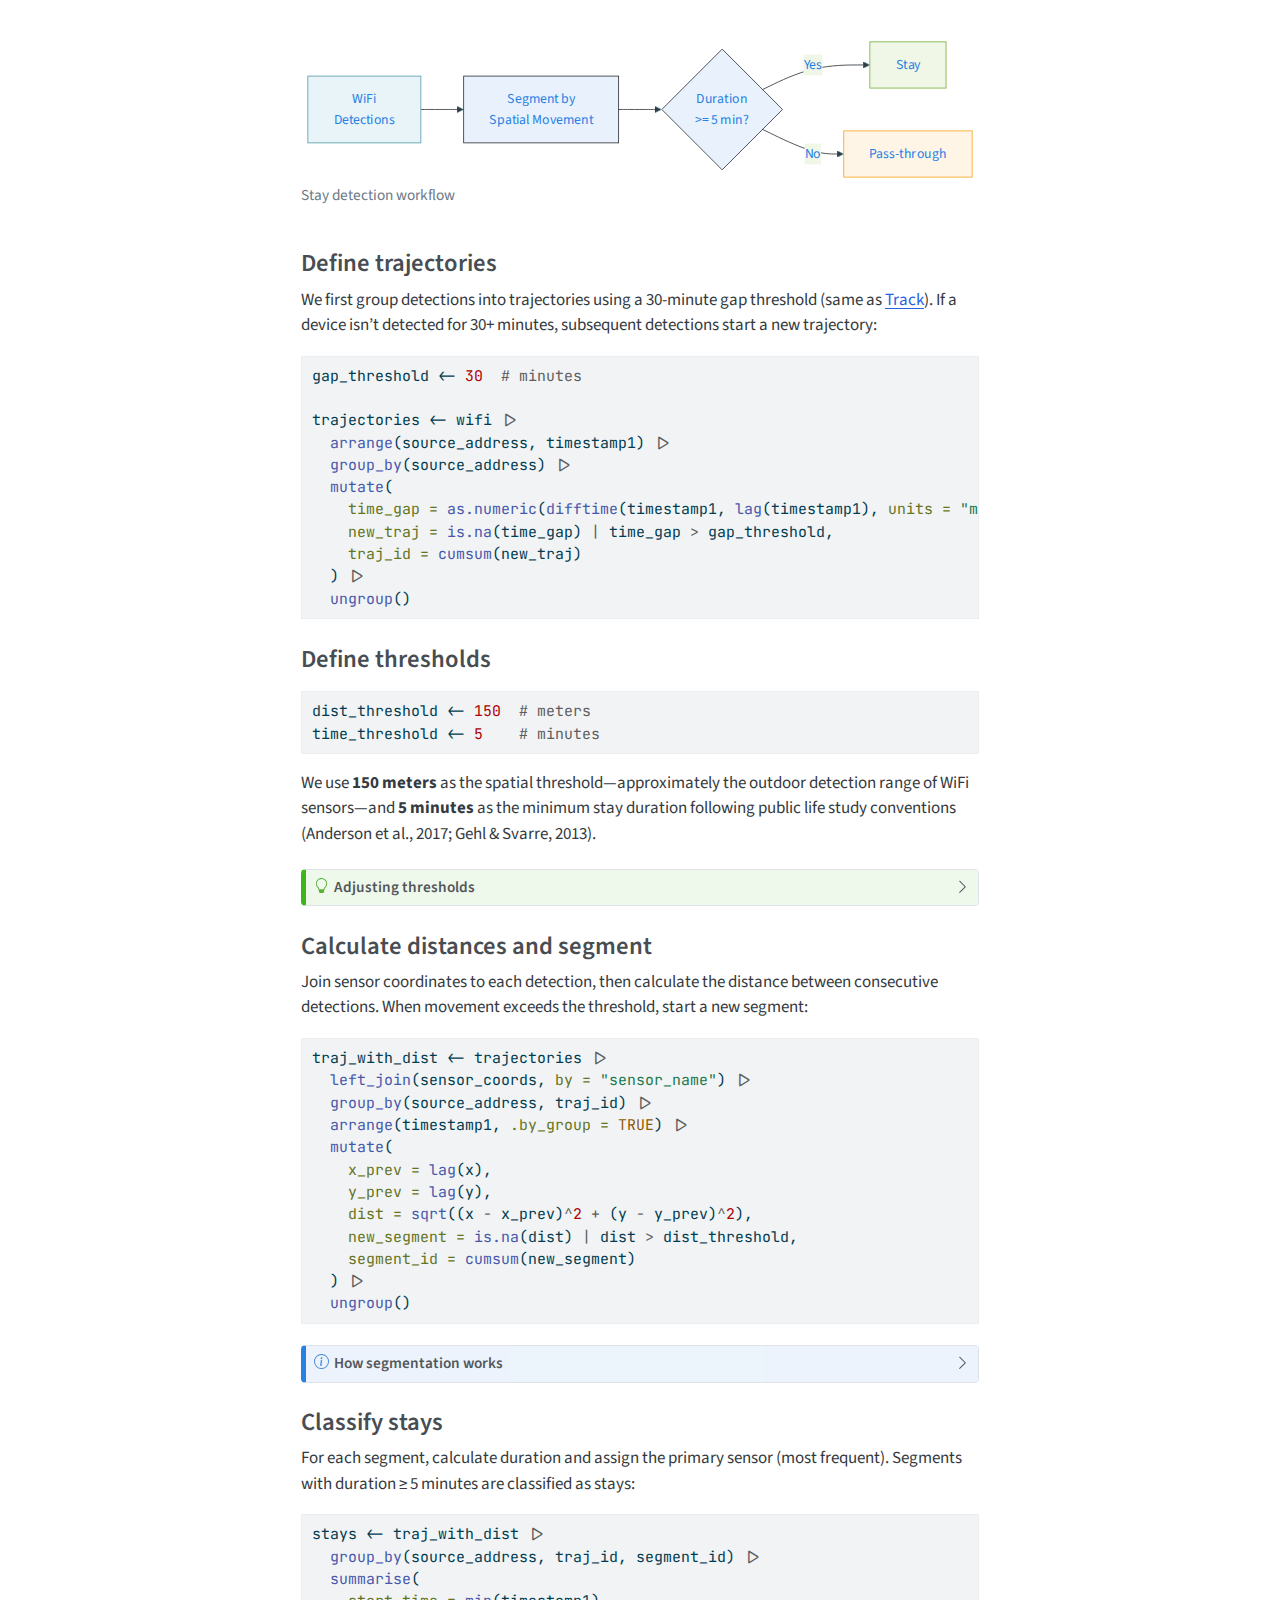
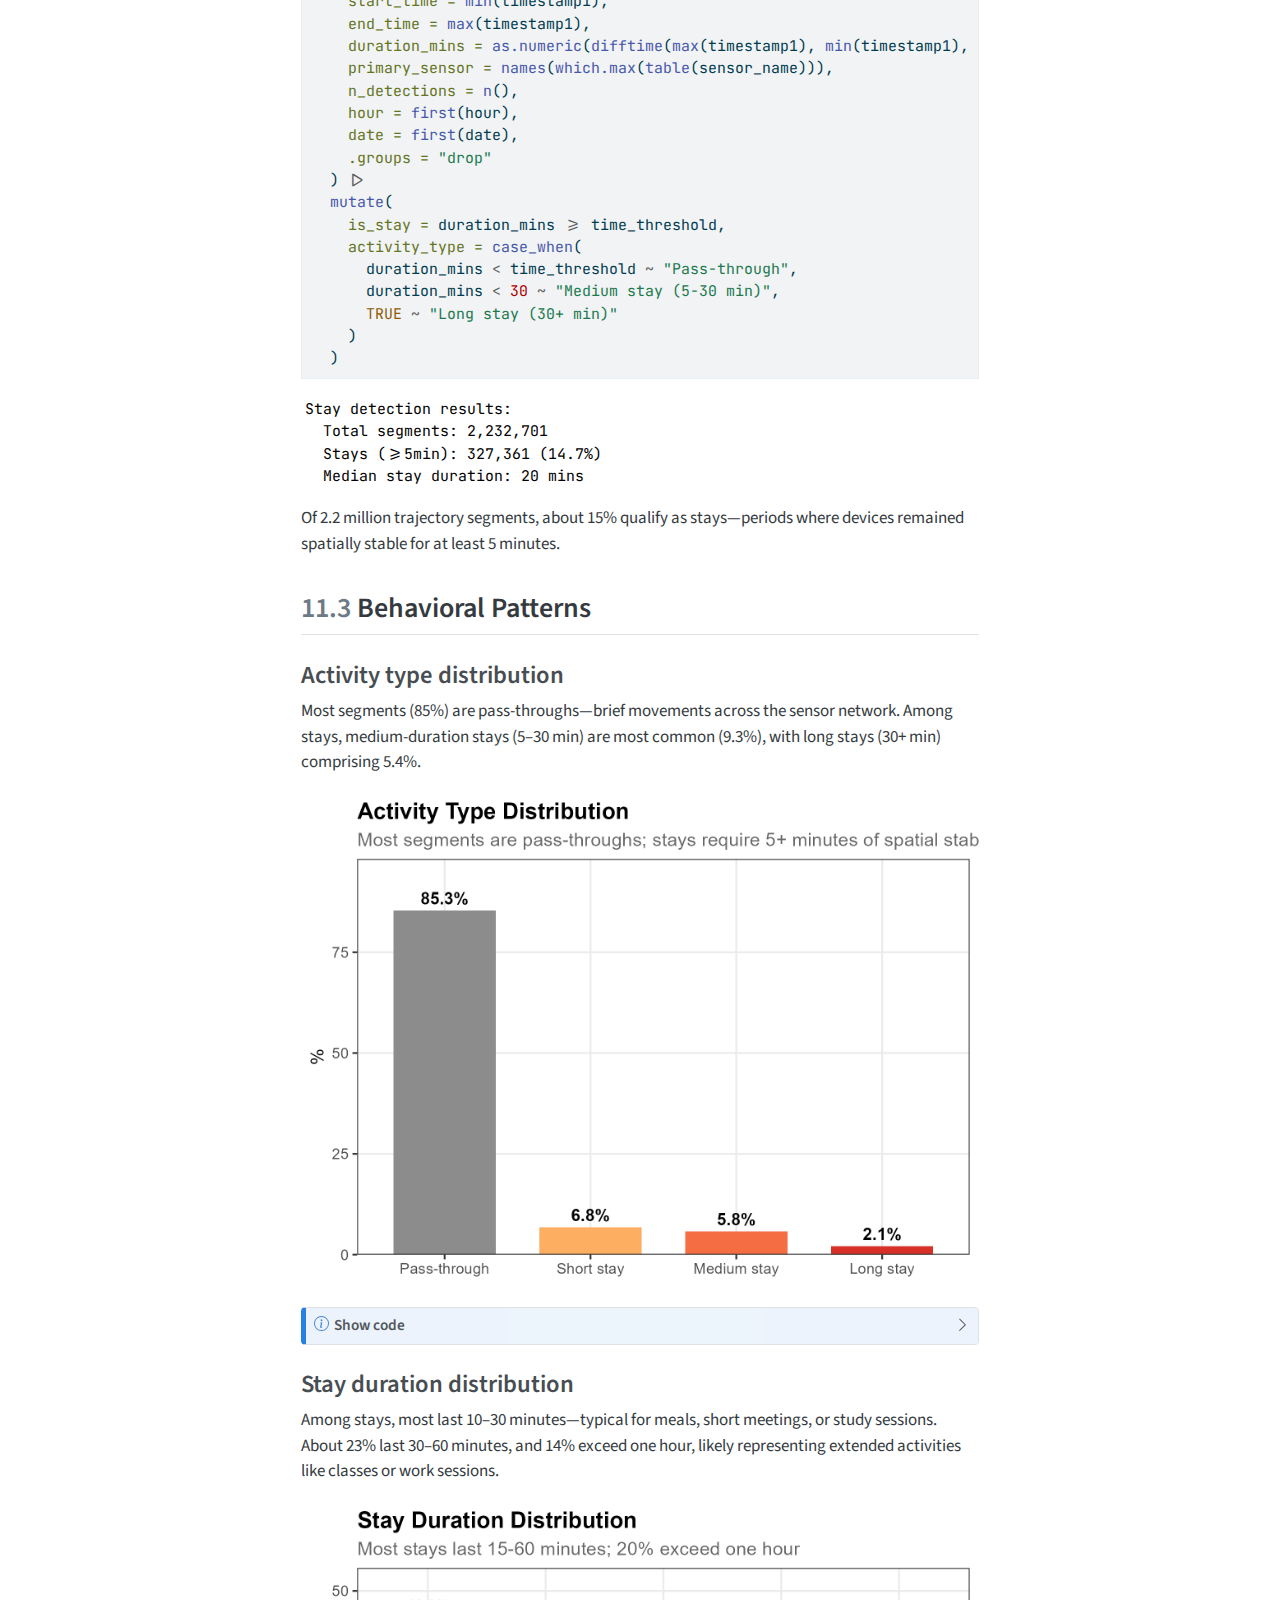
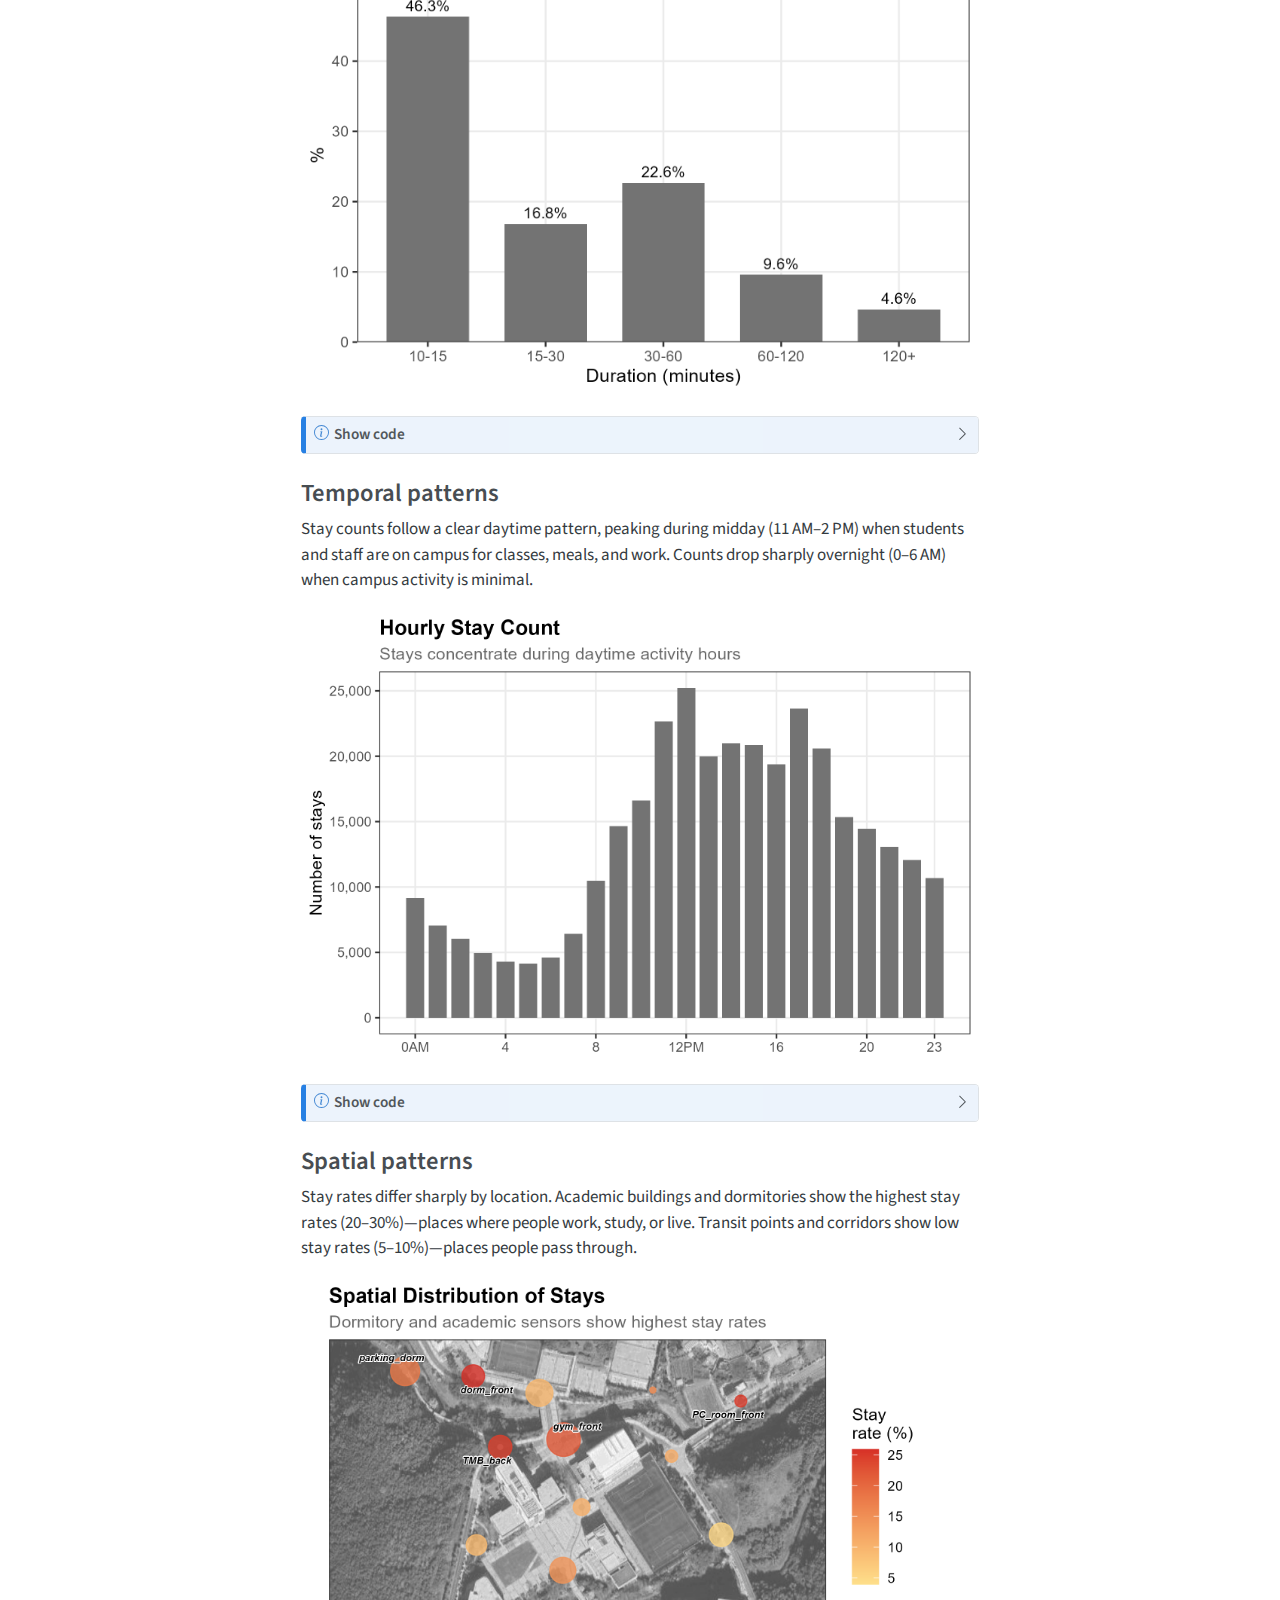
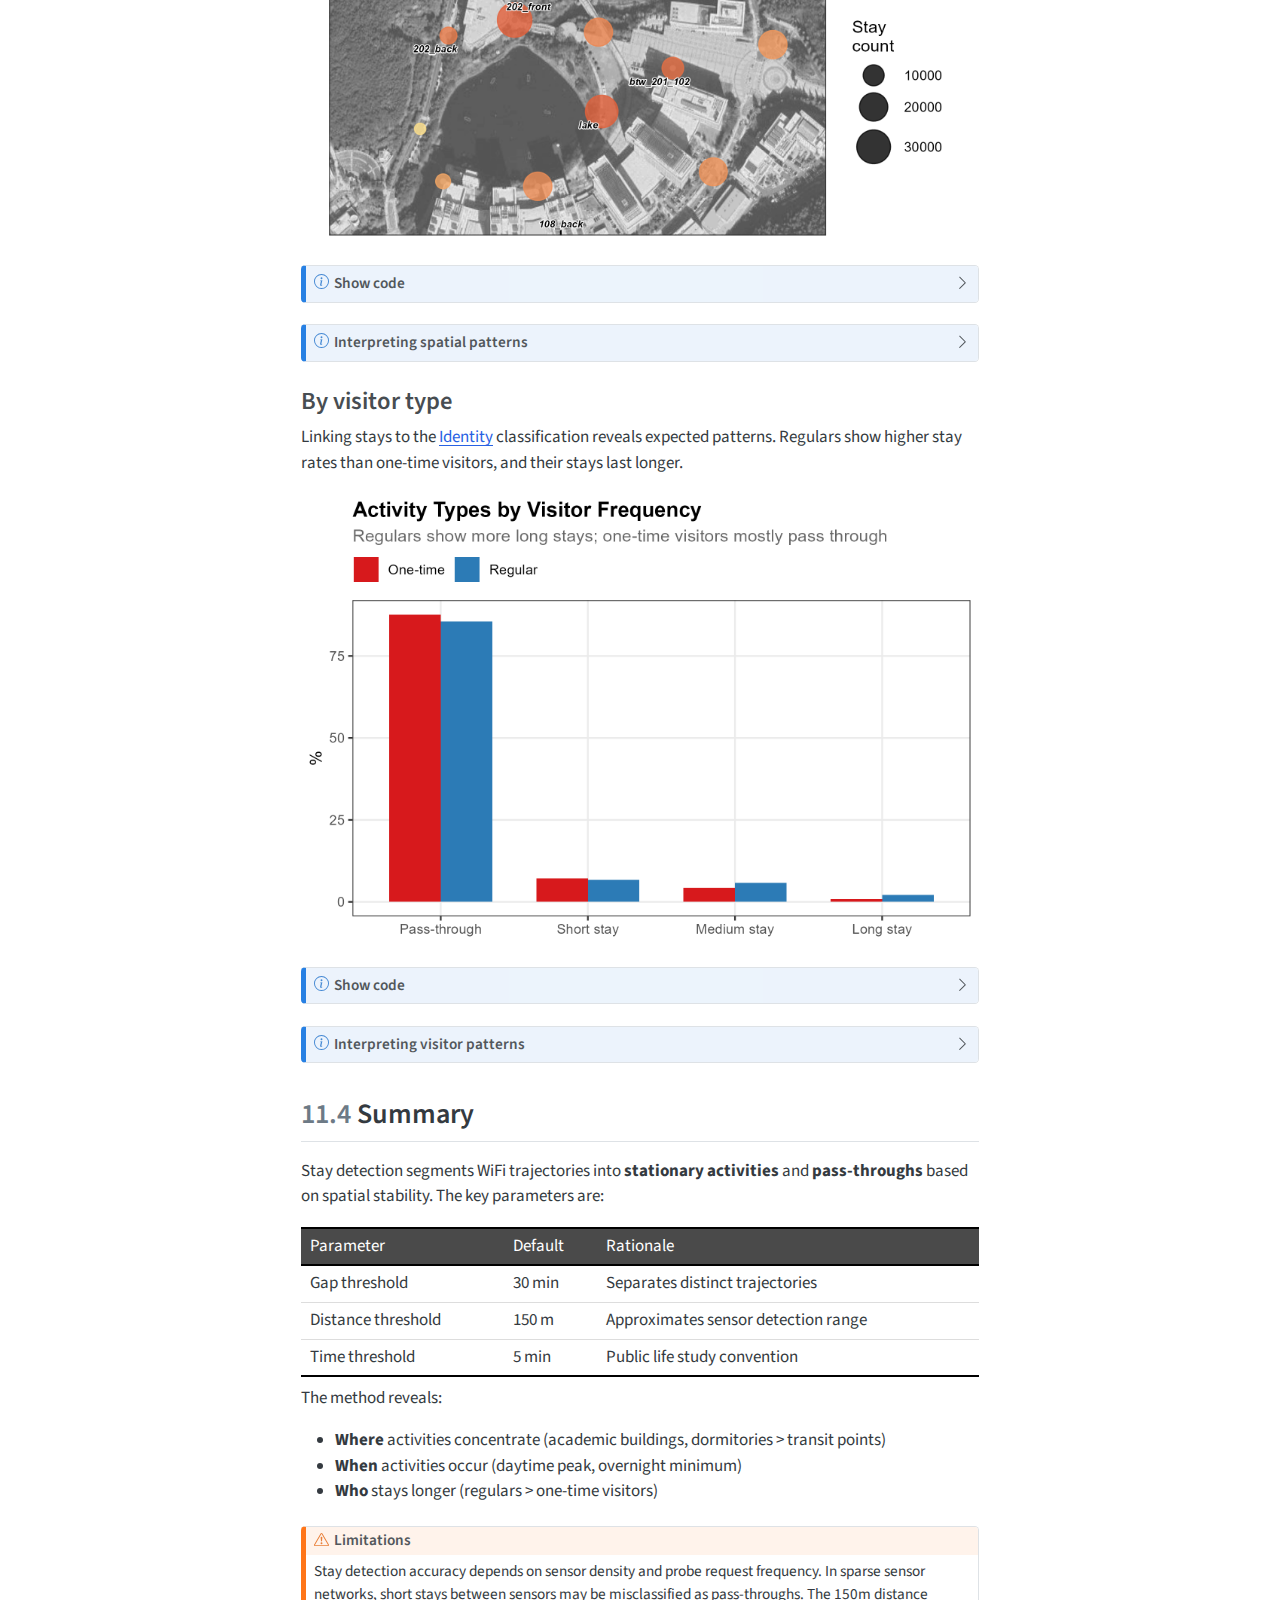
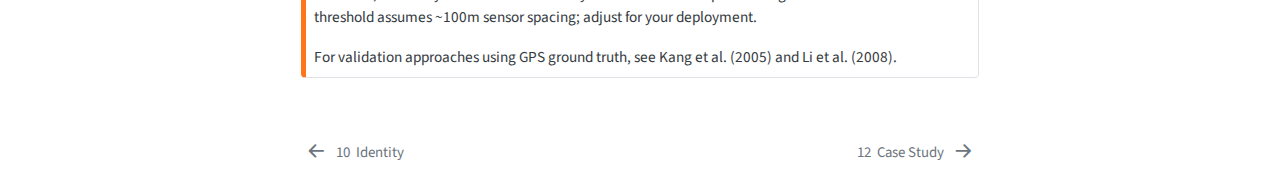
<file: docs/_book/4-6-activities.html>
<!DOCTYPE html>
<html xmlns="http://www.w3.org/1999/xhtml" lang="en" xml:lang="en"><head>

<meta charset="utf-8">
<meta name="generator" content="quarto-1.9.19">

<meta name="viewport" content="width=device-width, initial-scale=1.0, user-scalable=yes">


<title>11&nbsp; Activities – WiFi Sensing Toolkit for Urban Studies</title>
<style>
/* Default styles provided by pandoc.
** See https://pandoc.org/MANUAL.html#variables-for-html for config info.
*/
code{white-space: pre-wrap;}
span.smallcaps{font-variant: small-caps;}
div.columns{display: flex; gap: min(4vw, 1.5em);}
div.column{flex: auto; overflow-x: auto;}
div.hanging-indent{margin-left: 1.5em; text-indent: -1.5em;}
ul.task-list{list-style: none;}
ul.task-list li input[type="checkbox"] {
  width: 0.8em;
  margin: 0 0.8em 0.2em -1em; /* quarto-specific, see https://github.com/quarto-dev/quarto-cli/issues/4556 */ 
  vertical-align: middle;
}
/* CSS for syntax highlighting */
html { -webkit-text-size-adjust: 100%; }
pre > code.sourceCode { white-space: pre; position: relative; }
pre > code.sourceCode > span { display: inline-block; line-height: 1.25; }
pre > code.sourceCode > span:empty { height: 1.2em; }
.sourceCode { overflow: visible; }
code.sourceCode > span { color: inherit; text-decoration: inherit; }
div.sourceCode { margin: 1em 0; }
pre.sourceCode { margin: 0; }
@media screen {
div.sourceCode { overflow: auto; }
}
@media print {
pre > code.sourceCode { white-space: pre-wrap; }
pre > code.sourceCode > span { text-indent: -5em; padding-left: 5em; }
}
pre.numberSource code
  { counter-reset: source-line 0; }
pre.numberSource code > span
  { position: relative; left: -4em; counter-increment: source-line; }
pre.numberSource code > span > a:first-child::before
  { content: counter(source-line);
    position: relative; left: -1em; text-align: right; vertical-align: baseline;
    border: none; display: inline-block;
    -webkit-touch-callout: none; -webkit-user-select: none;
    -khtml-user-select: none; -moz-user-select: none;
    -ms-user-select: none; user-select: none;
    padding: 0 4px; width: 4em;
  }
pre.numberSource { margin-left: 3em;  padding-left: 4px; }
div.sourceCode
  {   }
@media screen {
pre > code.sourceCode > span > a:first-child::before { text-decoration: underline; }
}
</style>


<script src="site_libs/quarto-nav/quarto-nav.js"></script>
<script src="site_libs/clipboard/clipboard.min.js"></script>
<script src="site_libs/quarto-search/autocomplete.umd.js"></script>
<script src="site_libs/quarto-search/fuse.min.js"></script>
<script src="site_libs/quarto-search/quarto-search.js"></script>
<meta name="quarto:offset" content="./">
<link href="./5-casestudy.html" rel="next">
<link href="./4-5-identity.html" rel="prev">
<script src="site_libs/quarto-html/quarto.js" type="module"></script>
<script src="site_libs/quarto-html/tabsets/tabsets.js" type="module"></script>
<script src="site_libs/quarto-html/axe/axe-check.js" type="module"></script>
<script src="site_libs/quarto-html/popper.min.js"></script>
<script src="site_libs/quarto-html/tippy.umd.min.js"></script>
<script src="site_libs/quarto-html/anchor.min.js"></script>
<link href="site_libs/quarto-html/tippy.css" rel="stylesheet">
<link href="site_libs/quarto-html/quarto-syntax-highlighting-3f61aac59b63c3a2d0e87c59ee7d0662.css" rel="stylesheet" id="quarto-text-highlighting-styles">
<script src="site_libs/bootstrap/bootstrap.min.js"></script>
<link href="site_libs/bootstrap/bootstrap-icons.css" rel="stylesheet">
<link href="site_libs/bootstrap/bootstrap-512f9892508816207213b4ac38e77790.min.css" rel="stylesheet" append-hash="true" id="quarto-bootstrap" data-mode="light">
<script id="quarto-search-options" type="application/json">{
  "location": "sidebar",
  "copy-button": false,
  "collapse-after": 3,
  "panel-placement": "start",
  "type": "textbox",
  "limit": 50,
  "keyboard-shortcut": [
    "f",
    "/",
    "s"
  ],
  "show-item-context": false,
  "language": {
    "search-no-results-text": "No results",
    "search-matching-documents-text": "matching documents",
    "search-copy-link-title": "Copy link to search",
    "search-hide-matches-text": "Hide additional matches",
    "search-more-match-text": "more match in this document",
    "search-more-matches-text": "more matches in this document",
    "search-clear-button-title": "Clear",
    "search-text-placeholder": "",
    "search-detached-cancel-button-title": "Cancel",
    "search-submit-button-title": "Submit",
    "search-label": "Search"
  }
}</script>
<script src="site_libs/quarto-diagram/mermaid.min.js"></script>
<script src="site_libs/quarto-diagram/mermaid-init.js"></script>
<link href="site_libs/quarto-diagram/mermaid.css" rel="stylesheet">


<link rel="stylesheet" href="custom.css">
</head>

<body class="nav-sidebar floating quarto-light">

<div id="quarto-search-results"></div>
  <header id="quarto-header" class="headroom fixed-top">
  <nav class="quarto-secondary-nav">
    <div class="container-fluid d-flex">
      <button type="button" class="quarto-btn-toggle btn" data-bs-toggle="collapse" role="button" data-bs-target=".quarto-sidebar-collapse-item" aria-controls="quarto-sidebar" aria-expanded="false" aria-label="Toggle sidebar navigation" onclick="if (window.quartoToggleHeadroom) { window.quartoToggleHeadroom(); }">
        <i class="bi bi-layout-text-sidebar-reverse"></i>
      </button>
        <nav class="quarto-page-breadcrumbs" aria-label="breadcrumb"><ol class="breadcrumb"><li class="breadcrumb-item"><a href="./4-1-overview.html">Extracting Metrics</a></li><li class="breadcrumb-item"><a href="./4-6-activities.html"><span class="chapter-number">11</span>&nbsp; <span class="chapter-title">Activities</span></a></li></ol></nav>
        <a class="flex-grow-1" role="navigation" data-bs-toggle="collapse" data-bs-target=".quarto-sidebar-collapse-item" aria-controls="quarto-sidebar" aria-expanded="false" aria-label="Toggle sidebar navigation" onclick="if (window.quartoToggleHeadroom) { window.quartoToggleHeadroom(); }">      
        </a>
      <button type="button" class="btn quarto-search-button" aria-label="Search" onclick="window.quartoOpenSearch();">
        <i class="bi bi-search"></i>
      </button>
    </div>
  </nav>
</header>
<!-- content -->
<div id="quarto-content" class="quarto-container page-columns page-rows-contents page-layout-article">
<!-- sidebar -->
  <nav id="quarto-sidebar" class="sidebar collapse collapse-horizontal quarto-sidebar-collapse-item sidebar-navigation floating overflow-auto">
    <div class="pt-lg-2 mt-2 text-left sidebar-header">
    <div class="sidebar-title mb-0 py-0">
      <a href="./">WiFi Sensing Toolkit for Urban Studies</a> 
        <div class="sidebar-tools-main">
    <a href="https://github.com/urbanjuhyeon/wifi-sensing-for-urban-studies/" title="Source Code" class="quarto-navigation-tool px-1" aria-label="Source Code"><i class="bi bi-github"></i></a>
</div>
    </div>
      </div>
        <div class="mt-2 flex-shrink-0 align-items-center">
        <div class="sidebar-search">
        <div id="quarto-search" class="" title="Search"></div>
        </div>
        </div>
    <div class="sidebar-menu-container"> 
    <ul class="list-unstyled mt-1">
        <li class="sidebar-item">
  <div class="sidebar-item-container"> 
  <a href="./index.html" class="sidebar-item-text sidebar-link">
 <span class="menu-text">Introduction</span></a>
  </div>
</li>
        <li class="sidebar-item sidebar-item-section">
      <div class="sidebar-item-container"> 
            <a class="sidebar-item-text sidebar-link text-start" data-bs-toggle="collapse" data-bs-target="#quarto-sidebar-section-1" role="navigation" aria-expanded="true">
 <span class="menu-text">Building the Sensor</span></a>
          <a class="sidebar-item-toggle text-start" data-bs-toggle="collapse" data-bs-target="#quarto-sidebar-section-1" role="navigation" aria-expanded="true" aria-label="Toggle section">
            <i class="bi bi-chevron-right ms-2"></i>
          </a> 
      </div>
      <ul id="quarto-sidebar-section-1" class="collapse list-unstyled sidebar-section depth1 show">  
          <li class="sidebar-item">
  <div class="sidebar-item-container"> 
  <a href="./2-1-installation.html" class="sidebar-item-text sidebar-link">
 <span class="menu-text"><span class="chapter-number">1</span>&nbsp; <span class="chapter-title">Installation</span></span></a>
  </div>
</li>
          <li class="sidebar-item">
  <div class="sidebar-item-container"> 
  <a href="./2-2-configuration.html" class="sidebar-item-text sidebar-link">
 <span class="menu-text"><span class="chapter-number">2</span>&nbsp; <span class="chapter-title">Configuration</span></span></a>
  </div>
</li>
          <li class="sidebar-item">
  <div class="sidebar-item-container"> 
  <a href="./2-3-deployment.html" class="sidebar-item-text sidebar-link">
 <span class="menu-text"><span class="chapter-number">3</span>&nbsp; <span class="chapter-title">Deployment</span></span></a>
  </div>
</li>
      </ul>
  </li>
        <li class="sidebar-item sidebar-item-section">
      <div class="sidebar-item-container"> 
            <a class="sidebar-item-text sidebar-link text-start" data-bs-toggle="collapse" data-bs-target="#quarto-sidebar-section-2" role="navigation" aria-expanded="true">
 <span class="menu-text">Processing Data</span></a>
          <a class="sidebar-item-toggle text-start" data-bs-toggle="collapse" data-bs-target="#quarto-sidebar-section-2" role="navigation" aria-expanded="true" aria-label="Toggle section">
            <i class="bi bi-chevron-right ms-2"></i>
          </a> 
      </div>
      <ul id="quarto-sidebar-section-2" class="collapse list-unstyled sidebar-section depth1 show">  
          <li class="sidebar-item">
  <div class="sidebar-item-container"> 
  <a href="./3-1-aggregation.html" class="sidebar-item-text sidebar-link">
 <span class="menu-text"><span class="chapter-number">4</span>&nbsp; <span class="chapter-title">Aggregation</span></span></a>
  </div>
</li>
          <li class="sidebar-item">
  <div class="sidebar-item-container"> 
  <a href="./3-2-cleaning.html" class="sidebar-item-text sidebar-link">
 <span class="menu-text"><span class="chapter-number">5</span>&nbsp; <span class="chapter-title">Cleaning</span></span></a>
  </div>
</li>
      </ul>
  </li>
        <li class="sidebar-item sidebar-item-section">
      <div class="sidebar-item-container"> 
            <a class="sidebar-item-text sidebar-link text-start" data-bs-toggle="collapse" data-bs-target="#quarto-sidebar-section-3" role="navigation" aria-expanded="true">
 <span class="menu-text">Extracting Metrics</span></a>
          <a class="sidebar-item-toggle text-start" data-bs-toggle="collapse" data-bs-target="#quarto-sidebar-section-3" role="navigation" aria-expanded="true" aria-label="Toggle section">
            <i class="bi bi-chevron-right ms-2"></i>
          </a> 
      </div>
      <ul id="quarto-sidebar-section-3" class="collapse list-unstyled sidebar-section depth1 show">  
          <li class="sidebar-item">
  <div class="sidebar-item-container"> 
  <a href="./4-1-overview.html" class="sidebar-item-text sidebar-link">
 <span class="menu-text"><span class="chapter-number">6</span>&nbsp; <span class="chapter-title">Metrics Overview</span></span></a>
  </div>
</li>
          <li class="sidebar-item">
  <div class="sidebar-item-container"> 
  <a href="./4-2-location.html" class="sidebar-item-text sidebar-link">
 <span class="menu-text"><span class="chapter-number">7</span>&nbsp; <span class="chapter-title">Location</span></span></a>
  </div>
</li>
          <li class="sidebar-item">
  <div class="sidebar-item-container"> 
  <a href="./4-3-count.html" class="sidebar-item-text sidebar-link">
 <span class="menu-text"><span class="chapter-number">8</span>&nbsp; <span class="chapter-title">Count</span></span></a>
  </div>
</li>
          <li class="sidebar-item">
  <div class="sidebar-item-container"> 
  <a href="./4-4-track.html" class="sidebar-item-text sidebar-link">
 <span class="menu-text"><span class="chapter-number">9</span>&nbsp; <span class="chapter-title">Track</span></span></a>
  </div>
</li>
          <li class="sidebar-item">
  <div class="sidebar-item-container"> 
  <a href="./4-5-identity.html" class="sidebar-item-text sidebar-link">
 <span class="menu-text"><span class="chapter-number">10</span>&nbsp; <span class="chapter-title">Identity</span></span></a>
  </div>
</li>
          <li class="sidebar-item">
  <div class="sidebar-item-container"> 
  <a href="./4-6-activities.html" class="sidebar-item-text sidebar-link active">
 <span class="menu-text"><span class="chapter-number">11</span>&nbsp; <span class="chapter-title">Activities</span></span></a>
  </div>
</li>
      </ul>
  </li>
        <li class="sidebar-item">
  <div class="sidebar-item-container"> 
  <a href="./5-casestudy.html" class="sidebar-item-text sidebar-link">
 <span class="menu-text"><span class="chapter-number">12</span>&nbsp; <span class="chapter-title">Case Study</span></span></a>
  </div>
</li>
        <li class="sidebar-item">
  <div class="sidebar-item-container"> 
  <a href="./6-conclusion.html" class="sidebar-item-text sidebar-link">
 <span class="menu-text"><span class="chapter-number">13</span>&nbsp; <span class="chapter-title">Limitations and Future Directions</span></span></a>
  </div>
</li>
    </ul>
    </div>
</nav>
<div id="quarto-sidebar-glass" class="quarto-sidebar-collapse-item" data-bs-toggle="collapse" data-bs-target=".quarto-sidebar-collapse-item"></div>
<!-- margin-sidebar -->
    <div id="quarto-margin-sidebar" class="sidebar margin-sidebar">
        <nav id="TOC" role="doc-toc" class="toc-active">
    <h2 id="toc-title">Table of contents</h2>
   
  <ul>
  <li><a href="#setup" id="toc-setup" class="nav-link active" data-scroll-target="#setup"><span class="header-section-number">11.1</span> Setup</a>
  <ul class="collapse">
  <li><a href="#prepare-data" id="toc-prepare-data" class="nav-link" data-scroll-target="#prepare-data">Prepare data</a></li>
  <li><a href="#load-packages-and-data" id="toc-load-packages-and-data" class="nav-link" data-scroll-target="#load-packages-and-data">Load packages and data</a></li>
  <li><a href="#extract-sensor-coordinates" id="toc-extract-sensor-coordinates" class="nav-link" data-scroll-target="#extract-sensor-coordinates">Extract sensor coordinates</a></li>
  </ul></li>
  <li><a href="#stay-detection" id="toc-stay-detection" class="nav-link" data-scroll-target="#stay-detection"><span class="header-section-number">11.2</span> Stay Detection</a>
  <ul class="collapse">
  <li><a href="#define-trajectories" id="toc-define-trajectories" class="nav-link" data-scroll-target="#define-trajectories">Define trajectories</a></li>
  <li><a href="#define-thresholds" id="toc-define-thresholds" class="nav-link" data-scroll-target="#define-thresholds">Define thresholds</a></li>
  <li><a href="#calculate-distances-and-segment" id="toc-calculate-distances-and-segment" class="nav-link" data-scroll-target="#calculate-distances-and-segment">Calculate distances and segment</a></li>
  <li><a href="#classify-stays" id="toc-classify-stays" class="nav-link" data-scroll-target="#classify-stays">Classify stays</a></li>
  </ul></li>
  <li><a href="#behavioral-patterns" id="toc-behavioral-patterns" class="nav-link" data-scroll-target="#behavioral-patterns"><span class="header-section-number">11.3</span> Behavioral Patterns</a>
  <ul class="collapse">
  <li><a href="#activity-type-distribution" id="toc-activity-type-distribution" class="nav-link" data-scroll-target="#activity-type-distribution">Activity type distribution</a></li>
  <li><a href="#stay-duration-distribution" id="toc-stay-duration-distribution" class="nav-link" data-scroll-target="#stay-duration-distribution">Stay duration distribution</a></li>
  <li><a href="#temporal-patterns" id="toc-temporal-patterns" class="nav-link" data-scroll-target="#temporal-patterns">Temporal patterns</a></li>
  <li><a href="#spatial-patterns" id="toc-spatial-patterns" class="nav-link" data-scroll-target="#spatial-patterns">Spatial patterns</a></li>
  <li><a href="#by-visitor-type" id="toc-by-visitor-type" class="nav-link" data-scroll-target="#by-visitor-type">By visitor type</a></li>
  </ul></li>
  <li><a href="#summary" id="toc-summary" class="nav-link" data-scroll-target="#summary"><span class="header-section-number">11.4</span> Summary</a></li>
  </ul>
</nav>
    </div>
<!-- main -->
<main class="content" id="quarto-document-content">

<header id="title-block-header" class="quarto-title-block default"><nav class="quarto-page-breadcrumbs quarto-title-breadcrumbs d-none d-lg-block" aria-label="breadcrumb"><ol class="breadcrumb"><li class="breadcrumb-item"><a href="./4-1-overview.html">Extracting Metrics</a></li><li class="breadcrumb-item"><a href="./4-6-activities.html"><span class="chapter-number">11</span>&nbsp; <span class="chapter-title">Activities</span></a></li></ol></nav>
<div class="quarto-title">
<h1 class="title"><span id="sec-activities" class="quarto-section-identifier"><span class="chapter-number">11</span>&nbsp; <span class="chapter-title">Activities</span></span></h1>
</div>



<div class="quarto-title-meta">

    
  
    
  </div>
  


</header>


<p>While <a href="./4-5-identity.html">Identity</a> classifies <em>who</em> visits, Activities reveals <em>what they do</em>—specifically, whether they stay or pass through. This chapter detects stationary activities using spatial proximity: if consecutive detections remain within a distance threshold for 5+ minutes, we classify that segment as a “stay.”</p>
<p>The core insight: <strong>spatial stability signals activity</strong>. A device that lingers near the same sensors is likely engaged in stationary behavior—studying, dining, socializing. One that moves rapidly across distant sensors is passing through. By segmenting trajectories into stays and pass-throughs, we can map where activities concentrate and how they differ between visitor types.</p>
<section id="setup" class="level2" data-number="11.1">
<h2 data-number="11.1" class="anchored" data-anchor-id="setup"><span class="header-section-number">11.1</span> Setup</h2>
<section id="prepare-data" class="level3">
<h3 class="anchored" data-anchor-id="prepare-data">Prepare data</h3>
<p>This chapter uses the same dataset as <a href="./4-4-track.html">Track</a> and <a href="./4-5-identity.html">Identity</a>: <strong><a href="../data/sample_main/sample_main.zip">sample_main.zip</a></strong>. The ZIP contains WiFi detections from a 26-day campus deployment.</p>
<div class="callout callout-style-default callout-note callout-titled">
<div class="callout-header d-flex align-content-center collapsed" data-bs-toggle="collapse" data-bs-target=".callout-1-contents" aria-controls="callout-1" aria-expanded="false" aria-label="Toggle callout">
<div class="callout-icon-container">
<i class="callout-icon"></i>
</div>
<div class="callout-title-container flex-fill">
<span class="screen-reader-only">Note</span>About the sample dataset
</div>
<div class="callout-btn-toggle d-inline-block border-0 py-1 ps-1 pe-0 float-end"><i class="callout-toggle"></i></div>
</div>
<div id="callout-1" class="callout-1-contents callout-collapse collapse">
<div class="callout-body-container callout-body">
<p><strong>Period</strong>: October 21 – November 15, 2019 (26 days) — spanning midterms, a campus interview event, and a school festival.</p>
<p><strong>Location</strong>: UNIST campus, Ulsan, South Korea. 25 outdoor sensors covered dormitories, academic buildings, cafeteria, library, gym, and bus station.</p>
<p><strong>Data structure</strong>:</p>
<table class="caption-top table">
<colgroup>
<col style="width: 28%">
<col style="width: 28%">
<col style="width: 42%">
</colgroup>
<thead>
<tr class="header">
<th>File</th>
<th>Rows</th>
<th>Columns</th>
</tr>
</thead>
<tbody>
<tr class="odd">
<td><code>wifi.parquet</code></td>
<td>~11.4M</td>
<td><code>timestamp1</code>, <code>source_address</code>, <code>sensor_name</code></td>
</tr>
<tr class="even">
<td><code>sensors.gpkg</code></td>
<td>25</td>
<td><code>sensor_name</code>, <code>geom</code></td>
</tr>
<tr class="odd">
<td><code>poi.gpkg</code></td>
<td>5</td>
<td><code>name</code>, <code>geom</code></td>
</tr>
</tbody>
</table>
<p>The figures in this chapter use the full 26-day dataset.</p>
</div>
</div>
</div>
</section>
<section id="load-packages-and-data" class="level3">
<h3 class="anchored" data-anchor-id="load-packages-and-data">Load packages and data</h3>
<p>Load required packages using <code>pacman::p_load()</code>, which installs any missing packages automatically:</p>
<div class="cell">
<div class="code-copy-outer-scaffold"><div class="sourceCode cell-code" id="cb1"><pre class="sourceCode r code-with-copy"><code class="sourceCode r"><span id="cb1-1"><a href="#cb1-1" aria-hidden="true" tabindex="-1"></a>pacman<span class="sc">::</span><span class="fu">p_load</span>(tidyverse, lubridate, arrow, sf)</span></code></pre></div><button title="Copy to Clipboard" class="code-copy-button"><i class="bi"></i></button></div>
</div>
<p>Load the data files:</p>
<div class="cell">
<div class="code-copy-outer-scaffold"><div class="sourceCode cell-code" id="cb2"><pre class="sourceCode r code-with-copy"><code class="sourceCode r"><span id="cb2-1"><a href="#cb2-1" aria-hidden="true" tabindex="-1"></a>wifi <span class="ot">&lt;-</span> <span class="fu">read_parquet</span>(<span class="st">"../data/sample_main/wifi.parquet"</span>) <span class="sc">|&gt;</span></span>
<span id="cb2-2"><a href="#cb2-2" aria-hidden="true" tabindex="-1"></a>  <span class="fu">mutate</span>(</span>
<span id="cb2-3"><a href="#cb2-3" aria-hidden="true" tabindex="-1"></a>    <span class="at">timestamp1 =</span> <span class="fu">as_datetime</span>(timestamp1),</span>
<span id="cb2-4"><a href="#cb2-4" aria-hidden="true" tabindex="-1"></a>    <span class="at">date =</span> <span class="fu">as_date</span>(timestamp1),</span>
<span id="cb2-5"><a href="#cb2-5" aria-hidden="true" tabindex="-1"></a>    <span class="at">hour =</span> <span class="fu">hour</span>(timestamp1)</span>
<span id="cb2-6"><a href="#cb2-6" aria-hidden="true" tabindex="-1"></a>  ) <span class="sc">|&gt;</span></span>
<span id="cb2-7"><a href="#cb2-7" aria-hidden="true" tabindex="-1"></a>  <span class="fu">filter</span>(date <span class="sc">&gt;=</span> <span class="fu">as_date</span>(<span class="st">"2019-10-21"</span>), date <span class="sc">&lt;=</span> <span class="fu">as_date</span>(<span class="st">"2019-11-15"</span>))</span>
<span id="cb2-8"><a href="#cb2-8" aria-hidden="true" tabindex="-1"></a></span>
<span id="cb2-9"><a href="#cb2-9" aria-hidden="true" tabindex="-1"></a>sensors <span class="ot">&lt;-</span> <span class="fu">st_read</span>(<span class="st">"../data/sample_main/sensors.gpkg"</span>, <span class="at">quiet =</span> <span class="cn">TRUE</span>)</span></code></pre></div><button title="Copy to Clipboard" class="code-copy-button"><i class="bi"></i></button></div>
</div>
</section>
<section id="extract-sensor-coordinates" class="level3">
<h3 class="anchored" data-anchor-id="extract-sensor-coordinates">Extract sensor coordinates</h3>
<p>For distance calculations, we need sensor coordinates in a projected CRS (meters). We transform from WGS84 to UTM zone 52N:</p>
<div class="cell">
<div class="code-copy-outer-scaffold"><div class="sourceCode cell-code" id="cb3"><pre class="sourceCode r code-with-copy"><code class="sourceCode r"><span id="cb3-1"><a href="#cb3-1" aria-hidden="true" tabindex="-1"></a>sensor_coords <span class="ot">&lt;-</span> sensors <span class="sc">|&gt;</span></span>
<span id="cb3-2"><a href="#cb3-2" aria-hidden="true" tabindex="-1"></a>  <span class="fu">st_transform</span>(<span class="dv">32652</span>) <span class="sc">|&gt;</span></span>
<span id="cb3-3"><a href="#cb3-3" aria-hidden="true" tabindex="-1"></a>  <span class="fu">mutate</span>(</span>
<span id="cb3-4"><a href="#cb3-4" aria-hidden="true" tabindex="-1"></a>    <span class="at">x =</span> <span class="fu">st_coordinates</span>(geometry)[, <span class="dv">1</span>],</span>
<span id="cb3-5"><a href="#cb3-5" aria-hidden="true" tabindex="-1"></a>    <span class="at">y =</span> <span class="fu">st_coordinates</span>(geometry)[, <span class="dv">2</span>]</span>
<span id="cb3-6"><a href="#cb3-6" aria-hidden="true" tabindex="-1"></a>  ) <span class="sc">|&gt;</span></span>
<span id="cb3-7"><a href="#cb3-7" aria-hidden="true" tabindex="-1"></a>  <span class="fu">st_drop_geometry</span>()</span></code></pre></div><button title="Copy to Clipboard" class="code-copy-button"><i class="bi"></i></button></div>
</div>
<div class="callout callout-style-default callout-tip callout-titled">
<div class="callout-header d-flex align-content-center collapsed" data-bs-toggle="collapse" data-bs-target=".callout-2-contents" aria-controls="callout-2" aria-expanded="false" aria-label="Toggle callout">
<div class="callout-icon-container">
<i class="callout-icon"></i>
</div>
<div class="callout-title-container flex-fill">
<span class="screen-reader-only">Tip</span>Preview sensor coordinates
</div>
<div class="callout-btn-toggle d-inline-block border-0 py-1 ps-1 pe-0 float-end"><i class="callout-toggle"></i></div>
</div>
<div id="callout-2" class="callout-2-contents callout-collapse collapse">
<div class="callout-body-container callout-body">
<div class="cell">
<div class="code-copy-outer-scaffold"><div class="sourceCode cell-code" id="cb4"><pre class="sourceCode r code-with-copy"><code class="sourceCode r"><span id="cb4-1"><a href="#cb4-1" aria-hidden="true" tabindex="-1"></a><span class="fu">head</span>(sensor_coords, <span class="dv">5</span>)</span></code></pre></div><button title="Copy to Clipboard" class="code-copy-button"><i class="bi"></i></button></div>
</div>
<pre><code>        sensor_name        x         y
1       bus_station 372918.5  3939761.2
2 108_front_outside 372636.4  3939590.1
3         206_front 372526.6  3939596.1
4          112_side 372482.4  3939512.7
5          104_back 372843.7  3939608.0</code></pre>
</div>
</div>
</div>
</section>
</section>
<section id="stay-detection" class="level2" data-number="11.2">
<h2 data-number="11.2" class="anchored" data-anchor-id="stay-detection"><span class="header-section-number">11.2</span> Stay Detection</h2>
<p>WiFi trajectories consist of sequential detections across sensors. To identify stationary activities, we segment each trajectory based on spatial movement: when a device moves beyond the distance threshold between consecutive detections, we start a new segment. Segments lasting 5+ minutes are classified as “stays”—periods of stationary activity.</p>
<div class="cell" data-layout-align="center">
<div class="cell-output-display">
<div>
<p></p><figure class="figure"><p></p>
<div>
<pre class="mermaid mermaid-js">%%{init: {'theme': 'base', 'themeVariables': { 'primaryColor': '#e8f4f8', 'primaryTextColor': '#1a1a1a', 'primaryBorderColor': '#5c9ead', 'lineColor': '#5c9ead', 'secondaryColor': '#f0f7e6', 'tertiaryColor': '#fff5e6'}}}%%
flowchart LR
    A[WiFi&lt;br/&gt;Detections] --&gt; B[Segment by&lt;br/&gt;Spatial Movement]
    B --&gt; C{Duration&lt;br/&gt;&gt;= 5 min?}
    C --&gt;|Yes| D[Stay]
    C --&gt;|No| E[Pass-through]

    style A fill:#e8f4f8,stroke:#5c9ead
    style D fill:#f0f7e6,stroke:#7cb342
    style E fill:#fff5e6,stroke:#f9a825
</pre>
</div>
<p></p><figcaption> Stay detection workflow</figcaption> </figure><p></p>
</div>
</div>
</div>
<section id="define-trajectories" class="level3">
<h3 class="anchored" data-anchor-id="define-trajectories">Define trajectories</h3>
<p>We first group detections into trajectories using a 30-minute gap threshold (same as <a href="./4-4-track.html">Track</a>). If a device isn’t detected for 30+ minutes, subsequent detections start a new trajectory:</p>
<div class="cell">
<div class="code-copy-outer-scaffold"><div class="sourceCode cell-code" id="cb6"><pre class="sourceCode r code-with-copy"><code class="sourceCode r"><span id="cb6-1"><a href="#cb6-1" aria-hidden="true" tabindex="-1"></a>gap_threshold <span class="ot">&lt;-</span> <span class="dv">30</span>  <span class="co"># minutes</span></span>
<span id="cb6-2"><a href="#cb6-2" aria-hidden="true" tabindex="-1"></a></span>
<span id="cb6-3"><a href="#cb6-3" aria-hidden="true" tabindex="-1"></a>trajectories <span class="ot">&lt;-</span> wifi <span class="sc">|&gt;</span></span>
<span id="cb6-4"><a href="#cb6-4" aria-hidden="true" tabindex="-1"></a>  <span class="fu">arrange</span>(source_address, timestamp1) <span class="sc">|&gt;</span></span>
<span id="cb6-5"><a href="#cb6-5" aria-hidden="true" tabindex="-1"></a>  <span class="fu">group_by</span>(source_address) <span class="sc">|&gt;</span></span>
<span id="cb6-6"><a href="#cb6-6" aria-hidden="true" tabindex="-1"></a>  <span class="fu">mutate</span>(</span>
<span id="cb6-7"><a href="#cb6-7" aria-hidden="true" tabindex="-1"></a>    <span class="at">time_gap =</span> <span class="fu">as.numeric</span>(<span class="fu">difftime</span>(timestamp1, <span class="fu">lag</span>(timestamp1), <span class="at">units =</span> <span class="st">"mins"</span>)),</span>
<span id="cb6-8"><a href="#cb6-8" aria-hidden="true" tabindex="-1"></a>    <span class="at">new_traj =</span> <span class="fu">is.na</span>(time_gap) <span class="sc">|</span> time_gap <span class="sc">&gt;</span> gap_threshold,</span>
<span id="cb6-9"><a href="#cb6-9" aria-hidden="true" tabindex="-1"></a>    <span class="at">traj_id =</span> <span class="fu">cumsum</span>(new_traj)</span>
<span id="cb6-10"><a href="#cb6-10" aria-hidden="true" tabindex="-1"></a>  ) <span class="sc">|&gt;</span></span>
<span id="cb6-11"><a href="#cb6-11" aria-hidden="true" tabindex="-1"></a>  <span class="fu">ungroup</span>()</span></code></pre></div><button title="Copy to Clipboard" class="code-copy-button"><i class="bi"></i></button></div>
</div>
</section>
<section id="define-thresholds" class="level3">
<h3 class="anchored" data-anchor-id="define-thresholds">Define thresholds</h3>
<div class="cell">
<div class="code-copy-outer-scaffold"><div class="sourceCode cell-code" id="cb7"><pre class="sourceCode r code-with-copy"><code class="sourceCode r"><span id="cb7-1"><a href="#cb7-1" aria-hidden="true" tabindex="-1"></a>dist_threshold <span class="ot">&lt;-</span> <span class="dv">150</span>  <span class="co"># meters</span></span>
<span id="cb7-2"><a href="#cb7-2" aria-hidden="true" tabindex="-1"></a>time_threshold <span class="ot">&lt;-</span> <span class="dv">5</span>    <span class="co"># minutes</span></span></code></pre></div><button title="Copy to Clipboard" class="code-copy-button"><i class="bi"></i></button></div>
</div>
<p>We use <strong>150 meters</strong> as the spatial threshold—approximately the outdoor detection range of WiFi sensors—and <strong>5 minutes</strong> as the minimum stay duration following public life study conventions (Anderson et al., 2017; Gehl &amp; Svarre, 2013).</p>
<div class="callout callout-style-default callout-tip callout-titled">
<div class="callout-header d-flex align-content-center collapsed" data-bs-toggle="collapse" data-bs-target=".callout-3-contents" aria-controls="callout-3" aria-expanded="false" aria-label="Toggle callout">
<div class="callout-icon-container">
<i class="callout-icon"></i>
</div>
<div class="callout-title-container flex-fill">
<span class="screen-reader-only">Tip</span>Adjusting thresholds
</div>
<div class="callout-btn-toggle d-inline-block border-0 py-1 ps-1 pe-0 float-end"><i class="callout-toggle"></i></div>
</div>
<div id="callout-3" class="callout-3-contents callout-collapse collapse">
<div class="callout-body-container callout-body">
<p>These values suit campus-scale deployments with ~100m sensor spacing:</p>
<table class="caption-top table">
<thead>
<tr class="header">
<th>Deployment</th>
<th>Distance threshold</th>
<th>Time threshold</th>
</tr>
</thead>
<tbody>
<tr class="odd">
<td>Campus (~100m spacing)</td>
<td>100–150m</td>
<td>5–10 min</td>
</tr>
<tr class="even">
<td>Dense urban (~50m spacing)</td>
<td>50–100m</td>
<td>3–5 min</td>
</tr>
<tr class="odd">
<td>Indoor</td>
<td>20–50m</td>
<td>3–5 min</td>
</tr>
<tr class="even">
<td>Longer activities only</td>
<td>150m</td>
<td>10–15 min</td>
</tr>
</tbody>
</table>
<p>The algorithm is based on Kang et al.&nbsp;(2005) and Li et al.&nbsp;(2008), who used similar time-clustering approaches for GPS stay point detection with distance thresholds of 50–200m and time thresholds of 10–30 minutes.</p>
</div>
</div>
</div>
</section>
<section id="calculate-distances-and-segment" class="level3">
<h3 class="anchored" data-anchor-id="calculate-distances-and-segment">Calculate distances and segment</h3>
<p>Join sensor coordinates to each detection, then calculate the distance between consecutive detections. When movement exceeds the threshold, start a new segment:</p>
<div class="cell">
<div class="code-copy-outer-scaffold"><div class="sourceCode cell-code" id="cb8"><pre class="sourceCode r code-with-copy"><code class="sourceCode r"><span id="cb8-1"><a href="#cb8-1" aria-hidden="true" tabindex="-1"></a>traj_with_dist <span class="ot">&lt;-</span> trajectories <span class="sc">|&gt;</span></span>
<span id="cb8-2"><a href="#cb8-2" aria-hidden="true" tabindex="-1"></a>  <span class="fu">left_join</span>(sensor_coords, <span class="at">by =</span> <span class="st">"sensor_name"</span>) <span class="sc">|&gt;</span></span>
<span id="cb8-3"><a href="#cb8-3" aria-hidden="true" tabindex="-1"></a>  <span class="fu">group_by</span>(source_address, traj_id) <span class="sc">|&gt;</span></span>
<span id="cb8-4"><a href="#cb8-4" aria-hidden="true" tabindex="-1"></a>  <span class="fu">arrange</span>(timestamp1, <span class="at">.by_group =</span> <span class="cn">TRUE</span>) <span class="sc">|&gt;</span></span>
<span id="cb8-5"><a href="#cb8-5" aria-hidden="true" tabindex="-1"></a>  <span class="fu">mutate</span>(</span>
<span id="cb8-6"><a href="#cb8-6" aria-hidden="true" tabindex="-1"></a>    <span class="at">x_prev =</span> <span class="fu">lag</span>(x),</span>
<span id="cb8-7"><a href="#cb8-7" aria-hidden="true" tabindex="-1"></a>    <span class="at">y_prev =</span> <span class="fu">lag</span>(y),</span>
<span id="cb8-8"><a href="#cb8-8" aria-hidden="true" tabindex="-1"></a>    <span class="at">dist =</span> <span class="fu">sqrt</span>((x <span class="sc">-</span> x_prev)<span class="sc">^</span><span class="dv">2</span> <span class="sc">+</span> (y <span class="sc">-</span> y_prev)<span class="sc">^</span><span class="dv">2</span>),</span>
<span id="cb8-9"><a href="#cb8-9" aria-hidden="true" tabindex="-1"></a>    <span class="at">new_segment =</span> <span class="fu">is.na</span>(dist) <span class="sc">|</span> dist <span class="sc">&gt;</span> dist_threshold,</span>
<span id="cb8-10"><a href="#cb8-10" aria-hidden="true" tabindex="-1"></a>    <span class="at">segment_id =</span> <span class="fu">cumsum</span>(new_segment)</span>
<span id="cb8-11"><a href="#cb8-11" aria-hidden="true" tabindex="-1"></a>  ) <span class="sc">|&gt;</span></span>
<span id="cb8-12"><a href="#cb8-12" aria-hidden="true" tabindex="-1"></a>  <span class="fu">ungroup</span>()</span></code></pre></div><button title="Copy to Clipboard" class="code-copy-button"><i class="bi"></i></button></div>
</div>
<div class="callout callout-style-default callout-note callout-titled">
<div class="callout-header d-flex align-content-center collapsed" data-bs-toggle="collapse" data-bs-target=".callout-4-contents" aria-controls="callout-4" aria-expanded="false" aria-label="Toggle callout">
<div class="callout-icon-container">
<i class="callout-icon"></i>
</div>
<div class="callout-title-container flex-fill">
<span class="screen-reader-only">Note</span>How segmentation works
</div>
<div class="callout-btn-toggle d-inline-block border-0 py-1 ps-1 pe-0 float-end"><i class="callout-toggle"></i></div>
</div>
<div id="callout-4" class="callout-4-contents callout-collapse collapse">
<div class="callout-body-container callout-body">
<p>Consider a device moving across three sensors:</p>
<pre><code>Detection 1: Sensor A (x=100, y=200)
Detection 2: Sensor A (x=100, y=200)  → dist = 0m    → same segment
Detection 3: Sensor B (x=120, y=210)  → dist = 22m   → same segment
Detection 4: Sensor C (x=300, y=400)  → dist = 265m  → NEW segment (&gt; 150m)
Detection 5: Sensor C (x=300, y=400)  → dist = 0m    → same segment</code></pre>
<p>Segments 1 (detections 1–3) and 2 (detections 4–5) are evaluated separately for stay duration.</p>
</div>
</div>
</div>
</section>
<section id="classify-stays" class="level3">
<h3 class="anchored" data-anchor-id="classify-stays">Classify stays</h3>
<p>For each segment, calculate duration and assign the primary sensor (most frequent). Segments with duration ≥ 5 minutes are classified as stays:</p>
<div class="cell">
<div class="code-copy-outer-scaffold"><div class="sourceCode cell-code" id="cb10"><pre class="sourceCode r code-with-copy"><code class="sourceCode r"><span id="cb10-1"><a href="#cb10-1" aria-hidden="true" tabindex="-1"></a>stays <span class="ot">&lt;-</span> traj_with_dist <span class="sc">|&gt;</span></span>
<span id="cb10-2"><a href="#cb10-2" aria-hidden="true" tabindex="-1"></a>  <span class="fu">group_by</span>(source_address, traj_id, segment_id) <span class="sc">|&gt;</span></span>
<span id="cb10-3"><a href="#cb10-3" aria-hidden="true" tabindex="-1"></a>  <span class="fu">summarise</span>(</span>
<span id="cb10-4"><a href="#cb10-4" aria-hidden="true" tabindex="-1"></a>    <span class="at">start_time =</span> <span class="fu">min</span>(timestamp1),</span>
<span id="cb10-5"><a href="#cb10-5" aria-hidden="true" tabindex="-1"></a>    <span class="at">end_time =</span> <span class="fu">max</span>(timestamp1),</span>
<span id="cb10-6"><a href="#cb10-6" aria-hidden="true" tabindex="-1"></a>    <span class="at">duration_mins =</span> <span class="fu">as.numeric</span>(<span class="fu">difftime</span>(<span class="fu">max</span>(timestamp1), <span class="fu">min</span>(timestamp1), <span class="at">units =</span> <span class="st">"mins"</span>)),</span>
<span id="cb10-7"><a href="#cb10-7" aria-hidden="true" tabindex="-1"></a>    <span class="at">primary_sensor =</span> <span class="fu">names</span>(<span class="fu">which.max</span>(<span class="fu">table</span>(sensor_name))),</span>
<span id="cb10-8"><a href="#cb10-8" aria-hidden="true" tabindex="-1"></a>    <span class="at">n_detections =</span> <span class="fu">n</span>(),</span>
<span id="cb10-9"><a href="#cb10-9" aria-hidden="true" tabindex="-1"></a>    <span class="at">hour =</span> <span class="fu">first</span>(hour),</span>
<span id="cb10-10"><a href="#cb10-10" aria-hidden="true" tabindex="-1"></a>    <span class="at">date =</span> <span class="fu">first</span>(date),</span>
<span id="cb10-11"><a href="#cb10-11" aria-hidden="true" tabindex="-1"></a>    <span class="at">.groups =</span> <span class="st">"drop"</span></span>
<span id="cb10-12"><a href="#cb10-12" aria-hidden="true" tabindex="-1"></a>  ) <span class="sc">|&gt;</span></span>
<span id="cb10-13"><a href="#cb10-13" aria-hidden="true" tabindex="-1"></a>  <span class="fu">mutate</span>(</span>
<span id="cb10-14"><a href="#cb10-14" aria-hidden="true" tabindex="-1"></a>    <span class="at">is_stay =</span> duration_mins <span class="sc">&gt;=</span> time_threshold,</span>
<span id="cb10-15"><a href="#cb10-15" aria-hidden="true" tabindex="-1"></a>    <span class="at">activity_type =</span> <span class="fu">case_when</span>(</span>
<span id="cb10-16"><a href="#cb10-16" aria-hidden="true" tabindex="-1"></a>      duration_mins <span class="sc">&lt;</span> time_threshold <span class="sc">~</span> <span class="st">"Pass-through"</span>,</span>
<span id="cb10-17"><a href="#cb10-17" aria-hidden="true" tabindex="-1"></a>      duration_mins <span class="sc">&lt;</span> <span class="dv">30</span> <span class="sc">~</span> <span class="st">"Medium stay (5-30 min)"</span>,</span>
<span id="cb10-18"><a href="#cb10-18" aria-hidden="true" tabindex="-1"></a>      <span class="cn">TRUE</span> <span class="sc">~</span> <span class="st">"Long stay (30+ min)"</span></span>
<span id="cb10-19"><a href="#cb10-19" aria-hidden="true" tabindex="-1"></a>    )</span>
<span id="cb10-20"><a href="#cb10-20" aria-hidden="true" tabindex="-1"></a>  )</span></code></pre></div><button title="Copy to Clipboard" class="code-copy-button"><i class="bi"></i></button></div>
</div>
<pre><code>Stay detection results:
  Total segments: 2,232,701
  Stays (&gt;=5min): 327,361 (14.7%)
  Median stay duration: 20 mins</code></pre>
<p>Of 2.2 million trajectory segments, about 15% qualify as stays—periods where devices remained spatially stable for at least 5 minutes.</p>
</section>
</section>
<section id="behavioral-patterns" class="level2" data-number="11.3">
<h2 data-number="11.3" class="anchored" data-anchor-id="behavioral-patterns"><span class="header-section-number">11.3</span> Behavioral Patterns</h2>
<section id="activity-type-distribution" class="level3">
<h3 class="anchored" data-anchor-id="activity-type-distribution">Activity type distribution</h3>
<p>Most segments (85%) are pass-throughs—brief movements across the sensor network. Among stays, medium-duration stays (5–30 min) are most common (9.3%), with long stays (30+ min) comprising 5.4%.</p>
<p><img src="materials/ch4/activities_type_dist.png" class="img-fluid"></p>
<div class="callout callout-style-default callout-note callout-titled">
<div class="callout-header d-flex align-content-center collapsed" data-bs-toggle="collapse" data-bs-target=".callout-5-contents" aria-controls="callout-5" aria-expanded="false" aria-label="Toggle callout">
<div class="callout-icon-container">
<i class="callout-icon"></i>
</div>
<div class="callout-title-container flex-fill">
<span class="screen-reader-only">Note</span>Show code
</div>
<div class="callout-btn-toggle d-inline-block border-0 py-1 ps-1 pe-0 float-end"><i class="callout-toggle"></i></div>
</div>
<div id="callout-5" class="callout-5-contents callout-collapse collapse">
<div class="callout-body-container callout-body">
<div class="cell">
<div class="code-copy-outer-scaffold"><div class="sourceCode cell-code" id="cb12"><pre class="sourceCode r code-with-copy"><code class="sourceCode r"><span id="cb12-1"><a href="#cb12-1" aria-hidden="true" tabindex="-1"></a>activity_dist <span class="ot">&lt;-</span> stays <span class="sc">|&gt;</span></span>
<span id="cb12-2"><a href="#cb12-2" aria-hidden="true" tabindex="-1"></a>  <span class="fu">count</span>(activity_type) <span class="sc">|&gt;</span></span>
<span id="cb12-3"><a href="#cb12-3" aria-hidden="true" tabindex="-1"></a>  <span class="fu">mutate</span>(</span>
<span id="cb12-4"><a href="#cb12-4" aria-hidden="true" tabindex="-1"></a>    <span class="at">pct =</span> n <span class="sc">/</span> <span class="fu">sum</span>(n) <span class="sc">*</span> <span class="dv">100</span>,</span>
<span id="cb12-5"><a href="#cb12-5" aria-hidden="true" tabindex="-1"></a>    <span class="at">activity_type =</span> <span class="fu">factor</span>(activity_type,</span>
<span id="cb12-6"><a href="#cb12-6" aria-hidden="true" tabindex="-1"></a>      <span class="at">levels =</span> <span class="fu">c</span>(<span class="st">"Pass-through"</span>, <span class="st">"Medium stay (5-30 min)"</span>, <span class="st">"Long stay (30+ min)"</span>))</span>
<span id="cb12-7"><a href="#cb12-7" aria-hidden="true" tabindex="-1"></a>  )</span>
<span id="cb12-8"><a href="#cb12-8" aria-hidden="true" tabindex="-1"></a></span>
<span id="cb12-9"><a href="#cb12-9" aria-hidden="true" tabindex="-1"></a><span class="fu">ggplot</span>(activity_dist, <span class="fu">aes</span>(activity_type, pct, <span class="at">fill =</span> activity_type)) <span class="sc">+</span></span>
<span id="cb12-10"><a href="#cb12-10" aria-hidden="true" tabindex="-1"></a>  <span class="fu">geom_col</span>(<span class="at">width =</span> <span class="fl">0.7</span>) <span class="sc">+</span></span>
<span id="cb12-11"><a href="#cb12-11" aria-hidden="true" tabindex="-1"></a>  <span class="fu">geom_text</span>(<span class="fu">aes</span>(<span class="at">label =</span> <span class="fu">sprintf</span>(<span class="st">"%.1f%%"</span>, pct)), <span class="at">vjust =</span> <span class="sc">-</span><span class="fl">0.5</span>, <span class="at">size =</span> <span class="fl">3.5</span>) <span class="sc">+</span></span>
<span id="cb12-12"><a href="#cb12-12" aria-hidden="true" tabindex="-1"></a>  <span class="fu">scale_fill_manual</span>(<span class="at">values =</span> <span class="fu">c</span>(</span>
<span id="cb12-13"><a href="#cb12-13" aria-hidden="true" tabindex="-1"></a>    <span class="st">"Pass-through"</span> <span class="ot">=</span> <span class="st">"gray55"</span>,</span>
<span id="cb12-14"><a href="#cb12-14" aria-hidden="true" tabindex="-1"></a>    <span class="st">"Medium stay (5-30 min)"</span> <span class="ot">=</span> <span class="st">"#f46d43"</span>,</span>
<span id="cb12-15"><a href="#cb12-15" aria-hidden="true" tabindex="-1"></a>    <span class="st">"Long stay (30+ min)"</span> <span class="ot">=</span> <span class="st">"#d73027"</span></span>
<span id="cb12-16"><a href="#cb12-16" aria-hidden="true" tabindex="-1"></a>  )) <span class="sc">+</span></span>
<span id="cb12-17"><a href="#cb12-17" aria-hidden="true" tabindex="-1"></a>  <span class="fu">scale_y_continuous</span>(<span class="at">expand =</span> <span class="fu">expansion</span>(<span class="at">mult =</span> <span class="fu">c</span>(<span class="dv">0</span>, <span class="fl">0.15</span>))) <span class="sc">+</span></span>
<span id="cb12-18"><a href="#cb12-18" aria-hidden="true" tabindex="-1"></a>  <span class="fu">labs</span>(</span>
<span id="cb12-19"><a href="#cb12-19" aria-hidden="true" tabindex="-1"></a>    <span class="at">title =</span> <span class="st">"Activity Type Distribution"</span>,</span>
<span id="cb12-20"><a href="#cb12-20" aria-hidden="true" tabindex="-1"></a>    <span class="at">subtitle =</span> <span class="st">"Most segments are pass-throughs; 15% involve stationary activity"</span>,</span>
<span id="cb12-21"><a href="#cb12-21" aria-hidden="true" tabindex="-1"></a>    <span class="at">x =</span> <span class="cn">NULL</span>, <span class="at">y =</span> <span class="st">"Percentage (%)"</span></span>
<span id="cb12-22"><a href="#cb12-22" aria-hidden="true" tabindex="-1"></a>  ) <span class="sc">+</span></span>
<span id="cb12-23"><a href="#cb12-23" aria-hidden="true" tabindex="-1"></a>  <span class="fu">theme_minimal</span>() <span class="sc">+</span></span>
<span id="cb12-24"><a href="#cb12-24" aria-hidden="true" tabindex="-1"></a>  <span class="fu">theme</span>(<span class="at">legend.position =</span> <span class="st">"none"</span>)</span></code></pre></div><button title="Copy to Clipboard" class="code-copy-button"><i class="bi"></i></button></div>
</div>
</div>
</div>
</div>
</section>
<section id="stay-duration-distribution" class="level3">
<h3 class="anchored" data-anchor-id="stay-duration-distribution">Stay duration distribution</h3>
<p>Among stays, most last 10–30 minutes—typical for meals, short meetings, or study sessions. About 23% last 30–60 minutes, and 14% exceed one hour, likely representing extended activities like classes or work sessions.</p>
<p><img src="materials/ch4/activities_duration_dist.png" class="img-fluid"></p>
<div class="callout callout-style-default callout-note callout-titled">
<div class="callout-header d-flex align-content-center collapsed" data-bs-toggle="collapse" data-bs-target=".callout-6-contents" aria-controls="callout-6" aria-expanded="false" aria-label="Toggle callout">
<div class="callout-icon-container">
<i class="callout-icon"></i>
</div>
<div class="callout-title-container flex-fill">
<span class="screen-reader-only">Note</span>Show code
</div>
<div class="callout-btn-toggle d-inline-block border-0 py-1 ps-1 pe-0 float-end"><i class="callout-toggle"></i></div>
</div>
<div id="callout-6" class="callout-6-contents callout-collapse collapse">
<div class="callout-body-container callout-body">
<div class="cell">
<div class="code-copy-outer-scaffold"><div class="sourceCode cell-code" id="cb13"><pre class="sourceCode r code-with-copy"><code class="sourceCode r"><span id="cb13-1"><a href="#cb13-1" aria-hidden="true" tabindex="-1"></a>stays_only <span class="ot">&lt;-</span> stays <span class="sc">|&gt;</span> <span class="fu">filter</span>(is_stay)</span>
<span id="cb13-2"><a href="#cb13-2" aria-hidden="true" tabindex="-1"></a></span>
<span id="cb13-3"><a href="#cb13-3" aria-hidden="true" tabindex="-1"></a>duration_bins <span class="ot">&lt;-</span> stays_only <span class="sc">|&gt;</span></span>
<span id="cb13-4"><a href="#cb13-4" aria-hidden="true" tabindex="-1"></a>  <span class="fu">mutate</span>(</span>
<span id="cb13-5"><a href="#cb13-5" aria-hidden="true" tabindex="-1"></a>    <span class="at">duration_bin =</span> <span class="fu">cut</span>(</span>
<span id="cb13-6"><a href="#cb13-6" aria-hidden="true" tabindex="-1"></a>      duration_mins,</span>
<span id="cb13-7"><a href="#cb13-7" aria-hidden="true" tabindex="-1"></a>      <span class="at">breaks =</span> <span class="fu">c</span>(<span class="dv">5</span>, <span class="dv">10</span>, <span class="dv">15</span>, <span class="dv">30</span>, <span class="dv">60</span>, <span class="dv">120</span>, <span class="cn">Inf</span>),</span>
<span id="cb13-8"><a href="#cb13-8" aria-hidden="true" tabindex="-1"></a>      <span class="at">labels =</span> <span class="fu">c</span>(<span class="st">"5-10"</span>, <span class="st">"10-15"</span>, <span class="st">"15-30"</span>, <span class="st">"30-60"</span>, <span class="st">"60-120"</span>, <span class="st">"120+"</span>),</span>
<span id="cb13-9"><a href="#cb13-9" aria-hidden="true" tabindex="-1"></a>      <span class="at">right =</span> <span class="cn">FALSE</span></span>
<span id="cb13-10"><a href="#cb13-10" aria-hidden="true" tabindex="-1"></a>    )</span>
<span id="cb13-11"><a href="#cb13-11" aria-hidden="true" tabindex="-1"></a>  ) <span class="sc">|&gt;</span></span>
<span id="cb13-12"><a href="#cb13-12" aria-hidden="true" tabindex="-1"></a>  <span class="fu">count</span>(duration_bin) <span class="sc">|&gt;</span></span>
<span id="cb13-13"><a href="#cb13-13" aria-hidden="true" tabindex="-1"></a>  <span class="fu">mutate</span>(<span class="at">pct =</span> n <span class="sc">/</span> <span class="fu">sum</span>(n) <span class="sc">*</span> <span class="dv">100</span>)</span>
<span id="cb13-14"><a href="#cb13-14" aria-hidden="true" tabindex="-1"></a></span>
<span id="cb13-15"><a href="#cb13-15" aria-hidden="true" tabindex="-1"></a><span class="fu">ggplot</span>(duration_bins, <span class="fu">aes</span>(duration_bin, pct)) <span class="sc">+</span></span>
<span id="cb13-16"><a href="#cb13-16" aria-hidden="true" tabindex="-1"></a>  <span class="fu">geom_col</span>(<span class="at">fill =</span> <span class="st">"#d73027"</span>, <span class="at">width =</span> <span class="fl">0.7</span>) <span class="sc">+</span></span>
<span id="cb13-17"><a href="#cb13-17" aria-hidden="true" tabindex="-1"></a>  <span class="fu">geom_text</span>(<span class="fu">aes</span>(<span class="at">label =</span> <span class="fu">sprintf</span>(<span class="st">"%.0f%%"</span>, pct)), <span class="at">vjust =</span> <span class="sc">-</span><span class="fl">0.5</span>, <span class="at">size =</span> <span class="fl">3.5</span>) <span class="sc">+</span></span>
<span id="cb13-18"><a href="#cb13-18" aria-hidden="true" tabindex="-1"></a>  <span class="fu">scale_y_continuous</span>(<span class="at">expand =</span> <span class="fu">expansion</span>(<span class="at">mult =</span> <span class="fu">c</span>(<span class="dv">0</span>, <span class="fl">0.15</span>))) <span class="sc">+</span></span>
<span id="cb13-19"><a href="#cb13-19" aria-hidden="true" tabindex="-1"></a>  <span class="fu">labs</span>(</span>
<span id="cb13-20"><a href="#cb13-20" aria-hidden="true" tabindex="-1"></a>    <span class="at">title =</span> <span class="st">"Stay Duration Distribution"</span>,</span>
<span id="cb13-21"><a href="#cb13-21" aria-hidden="true" tabindex="-1"></a>    <span class="at">subtitle =</span> <span class="st">"Most stays last 10-30 minutes; 14% exceed one hour"</span>,</span>
<span id="cb13-22"><a href="#cb13-22" aria-hidden="true" tabindex="-1"></a>    <span class="at">x =</span> <span class="st">"Duration (minutes)"</span>, <span class="at">y =</span> <span class="st">"Percentage (%)"</span></span>
<span id="cb13-23"><a href="#cb13-23" aria-hidden="true" tabindex="-1"></a>  ) <span class="sc">+</span></span>
<span id="cb13-24"><a href="#cb13-24" aria-hidden="true" tabindex="-1"></a>  <span class="fu">theme_minimal</span>()</span></code></pre></div><button title="Copy to Clipboard" class="code-copy-button"><i class="bi"></i></button></div>
</div>
</div>
</div>
</div>
</section>
<section id="temporal-patterns" class="level3">
<h3 class="anchored" data-anchor-id="temporal-patterns">Temporal patterns</h3>
<p>Stay counts follow a clear daytime pattern, peaking during midday (11 AM–2 PM) when students and staff are on campus for classes, meals, and work. Counts drop sharply overnight (0–6 AM) when campus activity is minimal.</p>
<p><img src="materials/ch4/activities_hourly.png" class="img-fluid"></p>
<div class="callout callout-style-default callout-note callout-titled">
<div class="callout-header d-flex align-content-center collapsed" data-bs-toggle="collapse" data-bs-target=".callout-7-contents" aria-controls="callout-7" aria-expanded="false" aria-label="Toggle callout">
<div class="callout-icon-container">
<i class="callout-icon"></i>
</div>
<div class="callout-title-container flex-fill">
<span class="screen-reader-only">Note</span>Show code
</div>
<div class="callout-btn-toggle d-inline-block border-0 py-1 ps-1 pe-0 float-end"><i class="callout-toggle"></i></div>
</div>
<div id="callout-7" class="callout-7-contents callout-collapse collapse">
<div class="callout-body-container callout-body">
<div class="cell">
<div class="code-copy-outer-scaffold"><div class="sourceCode cell-code" id="cb14"><pre class="sourceCode r code-with-copy"><code class="sourceCode r"><span id="cb14-1"><a href="#cb14-1" aria-hidden="true" tabindex="-1"></a>hourly_stays <span class="ot">&lt;-</span> stays <span class="sc">|&gt;</span></span>
<span id="cb14-2"><a href="#cb14-2" aria-hidden="true" tabindex="-1"></a>  <span class="fu">filter</span>(is_stay) <span class="sc">|&gt;</span></span>
<span id="cb14-3"><a href="#cb14-3" aria-hidden="true" tabindex="-1"></a>  <span class="fu">count</span>(hour, <span class="at">name =</span> <span class="st">"n_stays"</span>)</span>
<span id="cb14-4"><a href="#cb14-4" aria-hidden="true" tabindex="-1"></a></span>
<span id="cb14-5"><a href="#cb14-5" aria-hidden="true" tabindex="-1"></a><span class="fu">ggplot</span>(hourly_stays, <span class="fu">aes</span>(hour, n_stays)) <span class="sc">+</span></span>
<span id="cb14-6"><a href="#cb14-6" aria-hidden="true" tabindex="-1"></a>  <span class="fu">geom_col</span>(<span class="at">fill =</span> <span class="st">"#d73027"</span>, <span class="at">width =</span> <span class="fl">0.8</span>) <span class="sc">+</span></span>
<span id="cb14-7"><a href="#cb14-7" aria-hidden="true" tabindex="-1"></a>  <span class="fu">scale_x_continuous</span>(</span>
<span id="cb14-8"><a href="#cb14-8" aria-hidden="true" tabindex="-1"></a>    <span class="at">breaks =</span> <span class="fu">seq</span>(<span class="dv">0</span>, <span class="dv">23</span>, <span class="at">by =</span> <span class="dv">3</span>),</span>
<span id="cb14-9"><a href="#cb14-9" aria-hidden="true" tabindex="-1"></a>    <span class="at">labels =</span> <span class="fu">c</span>(<span class="st">"0"</span>, <span class="st">"3"</span>, <span class="st">"6"</span>, <span class="st">"9"</span>, <span class="st">"12"</span>, <span class="st">"15"</span>, <span class="st">"18"</span>, <span class="st">"21"</span>)</span>
<span id="cb14-10"><a href="#cb14-10" aria-hidden="true" tabindex="-1"></a>  ) <span class="sc">+</span></span>
<span id="cb14-11"><a href="#cb14-11" aria-hidden="true" tabindex="-1"></a>  <span class="fu">scale_y_continuous</span>(<span class="at">labels =</span> scales<span class="sc">::</span>comma) <span class="sc">+</span></span>
<span id="cb14-12"><a href="#cb14-12" aria-hidden="true" tabindex="-1"></a>  <span class="fu">labs</span>(</span>
<span id="cb14-13"><a href="#cb14-13" aria-hidden="true" tabindex="-1"></a>    <span class="at">title =</span> <span class="st">"Hourly Stay Count"</span>,</span>
<span id="cb14-14"><a href="#cb14-14" aria-hidden="true" tabindex="-1"></a>    <span class="at">subtitle =</span> <span class="st">"Stays concentrate during daytime activity hours"</span>,</span>
<span id="cb14-15"><a href="#cb14-15" aria-hidden="true" tabindex="-1"></a>    <span class="at">x =</span> <span class="st">"Hour of Day"</span>, <span class="at">y =</span> <span class="st">"Number of Stays"</span></span>
<span id="cb14-16"><a href="#cb14-16" aria-hidden="true" tabindex="-1"></a>  ) <span class="sc">+</span></span>
<span id="cb14-17"><a href="#cb14-17" aria-hidden="true" tabindex="-1"></a>  <span class="fu">theme_minimal</span>()</span></code></pre></div><button title="Copy to Clipboard" class="code-copy-button"><i class="bi"></i></button></div>
</div>
</div>
</div>
</div>
</section>
<section id="spatial-patterns" class="level3">
<h3 class="anchored" data-anchor-id="spatial-patterns">Spatial patterns</h3>
<p>Stay rates differ sharply by location. Academic buildings and dormitories show the highest stay rates (20–30%)—places where people work, study, or live. Transit points and corridors show low stay rates (5–10%)—places people pass through.</p>
<p><img src="materials/ch4/activities_sensor.png" class="img-fluid"></p>
<div class="callout callout-style-default callout-note callout-titled">
<div class="callout-header d-flex align-content-center collapsed" data-bs-toggle="collapse" data-bs-target=".callout-8-contents" aria-controls="callout-8" aria-expanded="false" aria-label="Toggle callout">
<div class="callout-icon-container">
<i class="callout-icon"></i>
</div>
<div class="callout-title-container flex-fill">
<span class="screen-reader-only">Note</span>Show code
</div>
<div class="callout-btn-toggle d-inline-block border-0 py-1 ps-1 pe-0 float-end"><i class="callout-toggle"></i></div>
</div>
<div id="callout-8" class="callout-8-contents callout-collapse collapse">
<div class="callout-body-container callout-body">
<div class="cell">
<div class="code-copy-outer-scaffold"><div class="sourceCode cell-code" id="cb15"><pre class="sourceCode r code-with-copy"><code class="sourceCode r"><span id="cb15-1"><a href="#cb15-1" aria-hidden="true" tabindex="-1"></a>sensor_activity <span class="ot">&lt;-</span> stays <span class="sc">|&gt;</span></span>
<span id="cb15-2"><a href="#cb15-2" aria-hidden="true" tabindex="-1"></a>  <span class="fu">group_by</span>(primary_sensor) <span class="sc">|&gt;</span></span>
<span id="cb15-3"><a href="#cb15-3" aria-hidden="true" tabindex="-1"></a>  <span class="fu">summarise</span>(</span>
<span id="cb15-4"><a href="#cb15-4" aria-hidden="true" tabindex="-1"></a>    <span class="at">n_total =</span> <span class="fu">n</span>(),</span>
<span id="cb15-5"><a href="#cb15-5" aria-hidden="true" tabindex="-1"></a>    <span class="at">n_stays =</span> <span class="fu">sum</span>(is_stay),</span>
<span id="cb15-6"><a href="#cb15-6" aria-hidden="true" tabindex="-1"></a>    <span class="at">stay_rate =</span> <span class="fu">mean</span>(is_stay) <span class="sc">*</span> <span class="dv">100</span>,</span>
<span id="cb15-7"><a href="#cb15-7" aria-hidden="true" tabindex="-1"></a>    <span class="at">.groups =</span> <span class="st">"drop"</span></span>
<span id="cb15-8"><a href="#cb15-8" aria-hidden="true" tabindex="-1"></a>  ) <span class="sc">|&gt;</span></span>
<span id="cb15-9"><a href="#cb15-9" aria-hidden="true" tabindex="-1"></a>  <span class="fu">left_join</span>(sensor_coords, <span class="at">by =</span> <span class="fu">c</span>(<span class="st">"primary_sensor"</span> <span class="ot">=</span> <span class="st">"sensor_name"</span>))</span>
<span id="cb15-10"><a href="#cb15-10" aria-hidden="true" tabindex="-1"></a></span>
<span id="cb15-11"><a href="#cb15-11" aria-hidden="true" tabindex="-1"></a><span class="co"># For mapping, transform back to WGS84</span></span>
<span id="cb15-12"><a href="#cb15-12" aria-hidden="true" tabindex="-1"></a>sensor_activity_sf <span class="ot">&lt;-</span> sensor_activity <span class="sc">|&gt;</span></span>
<span id="cb15-13"><a href="#cb15-13" aria-hidden="true" tabindex="-1"></a>  <span class="fu">st_as_sf</span>(<span class="at">coords =</span> <span class="fu">c</span>(<span class="st">"x"</span>, <span class="st">"y"</span>), <span class="at">crs =</span> <span class="dv">32652</span>) <span class="sc">|&gt;</span></span>
<span id="cb15-14"><a href="#cb15-14" aria-hidden="true" tabindex="-1"></a>  <span class="fu">st_transform</span>(<span class="dv">4326</span>)</span>
<span id="cb15-15"><a href="#cb15-15" aria-hidden="true" tabindex="-1"></a></span>
<span id="cb15-16"><a href="#cb15-16" aria-hidden="true" tabindex="-1"></a><span class="co"># Extract coordinates for ggplot</span></span>
<span id="cb15-17"><a href="#cb15-17" aria-hidden="true" tabindex="-1"></a>sensor_activity <span class="ot">&lt;-</span> sensor_activity_sf <span class="sc">|&gt;</span></span>
<span id="cb15-18"><a href="#cb15-18" aria-hidden="true" tabindex="-1"></a>  <span class="fu">mutate</span>(</span>
<span id="cb15-19"><a href="#cb15-19" aria-hidden="true" tabindex="-1"></a>    <span class="at">lon =</span> <span class="fu">st_coordinates</span>(geometry)[, <span class="dv">1</span>],</span>
<span id="cb15-20"><a href="#cb15-20" aria-hidden="true" tabindex="-1"></a>    <span class="at">lat =</span> <span class="fu">st_coordinates</span>(geometry)[, <span class="dv">2</span>]</span>
<span id="cb15-21"><a href="#cb15-21" aria-hidden="true" tabindex="-1"></a>  ) <span class="sc">|&gt;</span></span>
<span id="cb15-22"><a href="#cb15-22" aria-hidden="true" tabindex="-1"></a>  <span class="fu">st_drop_geometry</span>()</span>
<span id="cb15-23"><a href="#cb15-23" aria-hidden="true" tabindex="-1"></a></span>
<span id="cb15-24"><a href="#cb15-24" aria-hidden="true" tabindex="-1"></a><span class="fu">ggplot</span>(sensor_activity, <span class="fu">aes</span>(lon, lat)) <span class="sc">+</span></span>
<span id="cb15-25"><a href="#cb15-25" aria-hidden="true" tabindex="-1"></a>  <span class="fu">geom_point</span>(<span class="fu">aes</span>(<span class="at">size =</span> n_stays, <span class="at">color =</span> stay_rate), <span class="at">alpha =</span> <span class="fl">0.8</span>) <span class="sc">+</span></span>
<span id="cb15-26"><a href="#cb15-26" aria-hidden="true" tabindex="-1"></a>  <span class="fu">scale_size_continuous</span>(<span class="at">range =</span> <span class="fu">c</span>(<span class="dv">2</span>, <span class="dv">12</span>), <span class="at">name =</span> <span class="st">"Stay count"</span>) <span class="sc">+</span></span>
<span id="cb15-27"><a href="#cb15-27" aria-hidden="true" tabindex="-1"></a>  <span class="fu">scale_color_gradient</span>(<span class="at">low =</span> <span class="st">"#fee08b"</span>, <span class="at">high =</span> <span class="st">"#d73027"</span>, <span class="at">name =</span> <span class="st">"Stay rate (%)"</span>) <span class="sc">+</span></span>
<span id="cb15-28"><a href="#cb15-28" aria-hidden="true" tabindex="-1"></a>  <span class="fu">labs</span>(</span>
<span id="cb15-29"><a href="#cb15-29" aria-hidden="true" tabindex="-1"></a>    <span class="at">title =</span> <span class="st">"Spatial Distribution of Stays"</span>,</span>
<span id="cb15-30"><a href="#cb15-30" aria-hidden="true" tabindex="-1"></a>    <span class="at">subtitle =</span> <span class="st">"Dormitory and academic sensors show highest stay rates"</span></span>
<span id="cb15-31"><a href="#cb15-31" aria-hidden="true" tabindex="-1"></a>  ) <span class="sc">+</span></span>
<span id="cb15-32"><a href="#cb15-32" aria-hidden="true" tabindex="-1"></a>  <span class="fu">coord_fixed</span>() <span class="sc">+</span></span>
<span id="cb15-33"><a href="#cb15-33" aria-hidden="true" tabindex="-1"></a>  <span class="fu">theme_minimal</span>()</span></code></pre></div><button title="Copy to Clipboard" class="code-copy-button"><i class="bi"></i></button></div>
</div>
</div>
</div>
</div>
<div class="callout callout-style-default callout-note callout-titled">
<div class="callout-header d-flex align-content-center collapsed" data-bs-toggle="collapse" data-bs-target=".callout-9-contents" aria-controls="callout-9" aria-expanded="false" aria-label="Toggle callout">
<div class="callout-icon-container">
<i class="callout-icon"></i>
</div>
<div class="callout-title-container flex-fill">
<span class="screen-reader-only">Note</span>Interpreting spatial patterns
</div>
<div class="callout-btn-toggle d-inline-block border-0 py-1 ps-1 pe-0 float-end"><i class="callout-toggle"></i></div>
</div>
<div id="callout-9" class="callout-9-contents callout-collapse collapse">
<div class="callout-body-container callout-body">
<p>Stay rates reveal location function:</p>
<table class="caption-top table">
<thead>
<tr class="header">
<th>Location type</th>
<th>Stay rate</th>
<th>Examples</th>
</tr>
</thead>
<tbody>
<tr class="odd">
<td>Academic buildings</td>
<td>25–30%</td>
<td>PC room, study halls</td>
</tr>
<tr class="even">
<td>Dormitories</td>
<td>20–25%</td>
<td>Residential areas</td>
</tr>
<tr class="odd">
<td>Dining</td>
<td>15–20%</td>
<td>Cafeteria</td>
</tr>
<tr class="even">
<td>Recreation</td>
<td>10–15%</td>
<td>Lake, gym</td>
</tr>
<tr class="odd">
<td>Transit/corridors</td>
<td>5–10%</td>
<td>Bus station, pathways</td>
</tr>
</tbody>
</table>
<p>High stay rates indicate <strong>destination</strong> locations where people spend time. Low stay rates indicate <strong>transit</strong> locations people pass through.</p>
</div>
</div>
</div>
</section>
<section id="by-visitor-type" class="level3">
<h3 class="anchored" data-anchor-id="by-visitor-type">By visitor type</h3>
<p>Linking stays to the <a href="./4-5-identity.html">Identity</a> classification reveals expected patterns. Regulars show higher stay rates than one-time visitors, and their stays last longer.</p>
<p><img src="materials/ch4/activities_by_freq.png" class="img-fluid"></p>
<div class="callout callout-style-default callout-note callout-titled">
<div class="callout-header d-flex align-content-center collapsed" data-bs-toggle="collapse" data-bs-target=".callout-10-contents" aria-controls="callout-10" aria-expanded="false" aria-label="Toggle callout">
<div class="callout-icon-container">
<i class="callout-icon"></i>
</div>
<div class="callout-title-container flex-fill">
<span class="screen-reader-only">Note</span>Show code
</div>
<div class="callout-btn-toggle d-inline-block border-0 py-1 ps-1 pe-0 float-end"><i class="callout-toggle"></i></div>
</div>
<div id="callout-10" class="callout-10-contents callout-collapse collapse">
<div class="callout-body-container callout-body">
<div class="cell">
<div class="code-copy-outer-scaffold"><div class="sourceCode cell-code" id="cb16"><pre class="sourceCode r code-with-copy"><code class="sourceCode r"><span id="cb16-1"><a href="#cb16-1" aria-hidden="true" tabindex="-1"></a><span class="co"># Classify devices by visit frequency (same as Identity chapter)</span></span>
<span id="cb16-2"><a href="#cb16-2" aria-hidden="true" tabindex="-1"></a>device_days <span class="ot">&lt;-</span> wifi <span class="sc">|&gt;</span></span>
<span id="cb16-3"><a href="#cb16-3" aria-hidden="true" tabindex="-1"></a>  <span class="fu">group_by</span>(source_address) <span class="sc">|&gt;</span></span>
<span id="cb16-4"><a href="#cb16-4" aria-hidden="true" tabindex="-1"></a>  <span class="fu">summarise</span>(<span class="at">n_days =</span> <span class="fu">n_distinct</span>(date), <span class="at">.groups =</span> <span class="st">"drop"</span>) <span class="sc">|&gt;</span></span>
<span id="cb16-5"><a href="#cb16-5" aria-hidden="true" tabindex="-1"></a>  <span class="fu">mutate</span>(</span>
<span id="cb16-6"><a href="#cb16-6" aria-hidden="true" tabindex="-1"></a>    <span class="at">freq_type =</span> <span class="fu">case_when</span>(</span>
<span id="cb16-7"><a href="#cb16-7" aria-hidden="true" tabindex="-1"></a>      n_days <span class="sc">==</span> <span class="dv">1</span> <span class="sc">~</span> <span class="st">"One-time"</span>,</span>
<span id="cb16-8"><a href="#cb16-8" aria-hidden="true" tabindex="-1"></a>      n_days <span class="sc">&gt;=</span> <span class="dv">20</span> <span class="sc">~</span> <span class="st">"Regular"</span>,</span>
<span id="cb16-9"><a href="#cb16-9" aria-hidden="true" tabindex="-1"></a>      <span class="cn">TRUE</span> <span class="sc">~</span> <span class="st">"Occasional"</span></span>
<span id="cb16-10"><a href="#cb16-10" aria-hidden="true" tabindex="-1"></a>    )</span>
<span id="cb16-11"><a href="#cb16-11" aria-hidden="true" tabindex="-1"></a>  )</span>
<span id="cb16-12"><a href="#cb16-12" aria-hidden="true" tabindex="-1"></a></span>
<span id="cb16-13"><a href="#cb16-13" aria-hidden="true" tabindex="-1"></a><span class="co"># Join frequency type to stays</span></span>
<span id="cb16-14"><a href="#cb16-14" aria-hidden="true" tabindex="-1"></a>stays_with_freq <span class="ot">&lt;-</span> stays <span class="sc">|&gt;</span></span>
<span id="cb16-15"><a href="#cb16-15" aria-hidden="true" tabindex="-1"></a>  <span class="fu">left_join</span>(</span>
<span id="cb16-16"><a href="#cb16-16" aria-hidden="true" tabindex="-1"></a>    device_days <span class="sc">|&gt;</span> <span class="fu">select</span>(source_address, freq_type),</span>
<span id="cb16-17"><a href="#cb16-17" aria-hidden="true" tabindex="-1"></a>    <span class="at">by =</span> <span class="st">"source_address"</span></span>
<span id="cb16-18"><a href="#cb16-18" aria-hidden="true" tabindex="-1"></a>  ) <span class="sc">|&gt;</span></span>
<span id="cb16-19"><a href="#cb16-19" aria-hidden="true" tabindex="-1"></a>  <span class="fu">filter</span>(freq_type <span class="sc">%in%</span> <span class="fu">c</span>(<span class="st">"One-time"</span>, <span class="st">"Regular"</span>))</span>
<span id="cb16-20"><a href="#cb16-20" aria-hidden="true" tabindex="-1"></a></span>
<span id="cb16-21"><a href="#cb16-21" aria-hidden="true" tabindex="-1"></a><span class="co"># Calculate activity distribution by frequency type</span></span>
<span id="cb16-22"><a href="#cb16-22" aria-hidden="true" tabindex="-1"></a>activity_by_freq <span class="ot">&lt;-</span> stays_with_freq <span class="sc">|&gt;</span></span>
<span id="cb16-23"><a href="#cb16-23" aria-hidden="true" tabindex="-1"></a>  <span class="fu">count</span>(freq_type, activity_type) <span class="sc">|&gt;</span></span>
<span id="cb16-24"><a href="#cb16-24" aria-hidden="true" tabindex="-1"></a>  <span class="fu">group_by</span>(freq_type) <span class="sc">|&gt;</span></span>
<span id="cb16-25"><a href="#cb16-25" aria-hidden="true" tabindex="-1"></a>  <span class="fu">mutate</span>(<span class="at">pct =</span> n <span class="sc">/</span> <span class="fu">sum</span>(n) <span class="sc">*</span> <span class="dv">100</span>) <span class="sc">|&gt;</span></span>
<span id="cb16-26"><a href="#cb16-26" aria-hidden="true" tabindex="-1"></a>  <span class="fu">ungroup</span>() <span class="sc">|&gt;</span></span>
<span id="cb16-27"><a href="#cb16-27" aria-hidden="true" tabindex="-1"></a>  <span class="fu">mutate</span>(</span>
<span id="cb16-28"><a href="#cb16-28" aria-hidden="true" tabindex="-1"></a>    <span class="at">activity_type =</span> <span class="fu">factor</span>(activity_type,</span>
<span id="cb16-29"><a href="#cb16-29" aria-hidden="true" tabindex="-1"></a>      <span class="at">levels =</span> <span class="fu">c</span>(<span class="st">"Pass-through"</span>, <span class="st">"Medium stay (5-30 min)"</span>, <span class="st">"Long stay (30+ min)"</span>))</span>
<span id="cb16-30"><a href="#cb16-30" aria-hidden="true" tabindex="-1"></a>  )</span>
<span id="cb16-31"><a href="#cb16-31" aria-hidden="true" tabindex="-1"></a></span>
<span id="cb16-32"><a href="#cb16-32" aria-hidden="true" tabindex="-1"></a><span class="fu">ggplot</span>(activity_by_freq, <span class="fu">aes</span>(activity_type, pct, <span class="at">fill =</span> freq_type)) <span class="sc">+</span></span>
<span id="cb16-33"><a href="#cb16-33" aria-hidden="true" tabindex="-1"></a>  <span class="fu">geom_col</span>(<span class="at">position =</span> <span class="st">"dodge"</span>, <span class="at">width =</span> <span class="fl">0.7</span>) <span class="sc">+</span></span>
<span id="cb16-34"><a href="#cb16-34" aria-hidden="true" tabindex="-1"></a>  <span class="fu">scale_fill_manual</span>(</span>
<span id="cb16-35"><a href="#cb16-35" aria-hidden="true" tabindex="-1"></a>    <span class="at">values =</span> <span class="fu">c</span>(<span class="st">"One-time"</span> <span class="ot">=</span> <span class="st">"#d7191c"</span>, <span class="st">"Regular"</span> <span class="ot">=</span> <span class="st">"#2c7bb6"</span>),</span>
<span id="cb16-36"><a href="#cb16-36" aria-hidden="true" tabindex="-1"></a>    <span class="at">name =</span> <span class="cn">NULL</span></span>
<span id="cb16-37"><a href="#cb16-37" aria-hidden="true" tabindex="-1"></a>  ) <span class="sc">+</span></span>
<span id="cb16-38"><a href="#cb16-38" aria-hidden="true" tabindex="-1"></a>  <span class="fu">labs</span>(</span>
<span id="cb16-39"><a href="#cb16-39" aria-hidden="true" tabindex="-1"></a>    <span class="at">title =</span> <span class="st">"Activity Types by Visitor Frequency"</span>,</span>
<span id="cb16-40"><a href="#cb16-40" aria-hidden="true" tabindex="-1"></a>    <span class="at">subtitle =</span> <span class="st">"Regulars show more long stays; one-time visitors mostly pass through"</span>,</span>
<span id="cb16-41"><a href="#cb16-41" aria-hidden="true" tabindex="-1"></a>    <span class="at">x =</span> <span class="cn">NULL</span>, <span class="at">y =</span> <span class="st">"Percentage (%)"</span></span>
<span id="cb16-42"><a href="#cb16-42" aria-hidden="true" tabindex="-1"></a>  ) <span class="sc">+</span></span>
<span id="cb16-43"><a href="#cb16-43" aria-hidden="true" tabindex="-1"></a>  <span class="fu">theme_minimal</span>() <span class="sc">+</span></span>
<span id="cb16-44"><a href="#cb16-44" aria-hidden="true" tabindex="-1"></a>  <span class="fu">theme</span>(<span class="at">legend.position =</span> <span class="st">"top"</span>)</span></code></pre></div><button title="Copy to Clipboard" class="code-copy-button"><i class="bi"></i></button></div>
</div>
</div>
</div>
</div>
<div class="callout callout-style-default callout-note callout-titled">
<div class="callout-header d-flex align-content-center collapsed" data-bs-toggle="collapse" data-bs-target=".callout-11-contents" aria-controls="callout-11" aria-expanded="false" aria-label="Toggle callout">
<div class="callout-icon-container">
<i class="callout-icon"></i>
</div>
<div class="callout-title-container flex-fill">
<span class="screen-reader-only">Note</span>Interpreting visitor patterns
</div>
<div class="callout-btn-toggle d-inline-block border-0 py-1 ps-1 pe-0 float-end"><i class="callout-toggle"></i></div>
</div>
<div id="callout-11" class="callout-11-contents callout-collapse collapse">
<div class="callout-body-container callout-body">
<table class="caption-top table">
<thead>
<tr class="header">
<th>Metric</th>
<th>One-time</th>
<th>Regular</th>
</tr>
</thead>
<tbody>
<tr class="odd">
<td>Pass-through rate</td>
<td>88%</td>
<td>85%</td>
</tr>
<tr class="even">
<td>Medium stay (5–30 min)</td>
<td>9%</td>
<td>9%</td>
</tr>
<tr class="odd">
<td>Long stay (30+ min)</td>
<td>3%</td>
<td>6%</td>
</tr>
<tr class="even">
<td>Median stay duration</td>
<td>10 min</td>
<td>20 min</td>
</tr>
</tbody>
</table>
<p><strong>Regulars</strong> (campus residents, staff) engage in more extended activities—they know the space and have reasons to linger. <strong>One-time visitors</strong> are predominantly transiting—they arrive, accomplish a brief task, and leave.</p>
<p>This pattern is consistent with the spatial findings in <a href="./4-5-identity.html">Identity</a>: regulars concentrate at dormitories and dining halls; one-time visitors cluster at transit points.</p>
</div>
</div>
</div>
</section>
</section>
<section id="summary" class="level2" data-number="11.4">
<h2 data-number="11.4" class="anchored" data-anchor-id="summary"><span class="header-section-number">11.4</span> Summary</h2>
<p>Stay detection segments WiFi trajectories into <strong>stationary activities</strong> and <strong>pass-throughs</strong> based on spatial stability. The key parameters are:</p>
<table class="caption-top table">
<thead>
<tr class="header">
<th>Parameter</th>
<th>Default</th>
<th>Rationale</th>
</tr>
</thead>
<tbody>
<tr class="odd">
<td>Gap threshold</td>
<td>30 min</td>
<td>Separates distinct trajectories</td>
</tr>
<tr class="even">
<td>Distance threshold</td>
<td>150 m</td>
<td>Approximates sensor detection range</td>
</tr>
<tr class="odd">
<td>Time threshold</td>
<td>5 min</td>
<td>Public life study convention</td>
</tr>
</tbody>
</table>
<p>The method reveals:</p>
<ul>
<li><strong>Where</strong> activities concentrate (academic buildings, dormitories &gt; transit points)</li>
<li><strong>When</strong> activities occur (daytime peak, overnight minimum)</li>
<li><strong>Who</strong> stays longer (regulars &gt; one-time visitors)</li>
</ul>
<div class="callout callout-style-default callout-warning callout-titled">
<div class="callout-header d-flex align-content-center">
<div class="callout-icon-container">
<i class="callout-icon"></i>
</div>
<div class="callout-title-container flex-fill">
<span class="screen-reader-only">Warning</span>Limitations
</div>
</div>
<div class="callout-body-container callout-body">
<p>Stay detection accuracy depends on sensor density and probe request frequency. In sparse sensor networks, short stays between sensors may be misclassified as pass-throughs. The 150m distance threshold assumes ~100m sensor spacing; adjust for your deployment.</p>
<p>For validation approaches using GPS ground truth, see Kang et al.&nbsp;(2005) and Li et al.&nbsp;(2008).</p>
</div>
</div>


</section>

</main> <!-- /main -->
<script id="quarto-html-after-body" type="application/javascript">
  window.document.addEventListener("DOMContentLoaded", function (event) {
    const icon = "";
    const anchorJS = new window.AnchorJS();
    anchorJS.options = {
      placement: 'right',
      icon: icon
    };
    anchorJS.add('.anchored');
    const isCodeAnnotation = (el) => {
      for (const clz of el.classList) {
        if (clz.startsWith('code-annotation-')) {                     
          return true;
        }
      }
      return false;
    }
    const onCopySuccess = function(e) {
      // button target
      const button = e.trigger;
      // don't keep focus
      button.blur();
      // flash "checked"
      button.classList.add('code-copy-button-checked');
      var currentTitle = button.getAttribute("title");
      button.setAttribute("title", "Copied!");
      let tooltip;
      if (window.bootstrap) {
        button.setAttribute("data-bs-toggle", "tooltip");
        button.setAttribute("data-bs-placement", "left");
        button.setAttribute("data-bs-title", "Copied!");
        tooltip = new bootstrap.Tooltip(button, 
          { trigger: "manual", 
            customClass: "code-copy-button-tooltip",
            offset: [0, -8]});
        tooltip.show();    
      }
      setTimeout(function() {
        if (tooltip) {
          tooltip.hide();
          button.removeAttribute("data-bs-title");
          button.removeAttribute("data-bs-toggle");
          button.removeAttribute("data-bs-placement");
        }
        button.setAttribute("title", currentTitle);
        button.classList.remove('code-copy-button-checked');
      }, 1000);
      // clear code selection
      e.clearSelection();
    }
    const getTextToCopy = function(trigger) {
      const outerScaffold = trigger.parentElement.cloneNode(true);
      const codeEl = outerScaffold.querySelector('code');
      for (const childEl of codeEl.children) {
        if (isCodeAnnotation(childEl)) {
          childEl.remove();
        }
      }
      return codeEl.innerText;
    }
    const clipboard = new window.ClipboardJS('.code-copy-button:not([data-in-quarto-modal])', {
      text: getTextToCopy
    });
    clipboard.on('success', onCopySuccess);
    if (window.document.getElementById('quarto-embedded-source-code-modal')) {
      const clipboardModal = new window.ClipboardJS('.code-copy-button[data-in-quarto-modal]', {
        text: getTextToCopy,
        container: window.document.getElementById('quarto-embedded-source-code-modal')
      });
      clipboardModal.on('success', onCopySuccess);
    }
      var localhostRegex = new RegExp(/^(?:http|https):\/\/localhost\:?[0-9]*\//);
      var mailtoRegex = new RegExp(/^mailto:/);
        var filterRegex = new RegExp("https:\/\/juhyeonpark\.com\/wifi-sensing-for-urban-studies\/");
      var isInternal = (href) => {
          return filterRegex.test(href) || localhostRegex.test(href) || mailtoRegex.test(href);
      }
      // Inspect non-navigation links and adorn them if external
     var links = window.document.querySelectorAll('a[href]:not(.nav-link):not(.navbar-brand):not(.toc-action):not(.sidebar-link):not(.sidebar-item-toggle):not(.pagination-link):not(.no-external):not([aria-hidden]):not(.dropdown-item):not(.quarto-navigation-tool):not(.about-link)');
      for (var i=0; i<links.length; i++) {
        const link = links[i];
        if (!isInternal(link.href)) {
          // undo the damage that might have been done by quarto-nav.js in the case of
          // links that we want to consider external
          if (link.dataset.originalHref !== undefined) {
            link.href = link.dataset.originalHref;
          }
        }
      }
    function tippyHover(el, contentFn, onTriggerFn, onUntriggerFn) {
      const config = {
        allowHTML: true,
        maxWidth: 500,
        delay: 100,
        arrow: false,
        appendTo: function(el) {
            return el.parentElement;
        },
        interactive: true,
        interactiveBorder: 10,
        theme: 'quarto',
        placement: 'bottom-start',
      };
      if (contentFn) {
        config.content = contentFn;
      }
      if (onTriggerFn) {
        config.onTrigger = onTriggerFn;
      }
      if (onUntriggerFn) {
        config.onUntrigger = onUntriggerFn;
      }
      window.tippy(el, config); 
    }
    const noterefs = window.document.querySelectorAll('a[role="doc-noteref"]');
    for (var i=0; i<noterefs.length; i++) {
      const ref = noterefs[i];
      tippyHover(ref, function() {
        // use id or data attribute instead here
        let href = ref.getAttribute('data-footnote-href') || ref.getAttribute('href');
        try { href = new URL(href).hash; } catch {}
        const id = href.replace(/^#\/?/, "");
        const note = window.document.getElementById(id);
        if (note) {
          return note.innerHTML;
        } else {
          return "";
        }
      });
    }
    const xrefs = window.document.querySelectorAll('a.quarto-xref');
    const processXRef = (id, note) => {
      // Strip column container classes
      const stripColumnClz = (el) => {
        el.classList.remove("page-full", "page-columns");
        if (el.children) {
          for (const child of el.children) {
            stripColumnClz(child);
          }
        }
      }
      stripColumnClz(note)
      if (id === null || id.startsWith('sec-')) {
        // Special case sections, only their first couple elements
        const container = document.createElement("div");
        if (note.children && note.children.length > 2) {
          container.appendChild(note.children[0].cloneNode(true));
          for (let i = 1; i < note.children.length; i++) {
            const child = note.children[i];
            if (child.tagName === "P" && child.innerText === "") {
              continue;
            } else {
              container.appendChild(child.cloneNode(true));
              break;
            }
          }
          if (window.Quarto?.typesetMath) {
            window.Quarto.typesetMath(container);
          }
          return container.innerHTML
        } else {
          if (window.Quarto?.typesetMath) {
            window.Quarto.typesetMath(note);
          }
          return note.innerHTML;
        }
      } else {
        // Remove any anchor links if they are present
        const anchorLink = note.querySelector('a.anchorjs-link');
        if (anchorLink) {
          anchorLink.remove();
        }
        if (window.Quarto?.typesetMath) {
          window.Quarto.typesetMath(note);
        }
        if (note.classList.contains("callout")) {
          return note.outerHTML;
        } else {
          return note.innerHTML;
        }
      }
    }
    for (var i=0; i<xrefs.length; i++) {
      const xref = xrefs[i];
      tippyHover(xref, undefined, function(instance) {
        instance.disable();
        let url = xref.getAttribute('href');
        let hash = undefined; 
        if (url.startsWith('#')) {
          hash = url;
        } else {
          try { hash = new URL(url).hash; } catch {}
        }
        if (hash) {
          const id = hash.replace(/^#\/?/, "");
          const note = window.document.getElementById(id);
          if (note !== null) {
            try {
              const html = processXRef(id, note.cloneNode(true));
              instance.setContent(html);
            } finally {
              instance.enable();
              instance.show();
            }
          } else {
            // See if we can fetch this
            fetch(url.split('#')[0])
            .then(res => res.text())
            .then(html => {
              const parser = new DOMParser();
              const htmlDoc = parser.parseFromString(html, "text/html");
              const note = htmlDoc.getElementById(id);
              if (note !== null) {
                const html = processXRef(id, note);
                instance.setContent(html);
              } 
            }).finally(() => {
              instance.enable();
              instance.show();
            });
          }
        } else {
          // See if we can fetch a full url (with no hash to target)
          // This is a special case and we should probably do some content thinning / targeting
          fetch(url)
          .then(res => res.text())
          .then(html => {
            const parser = new DOMParser();
            const htmlDoc = parser.parseFromString(html, "text/html");
            const note = htmlDoc.querySelector('main.content');
            if (note !== null) {
              // This should only happen for chapter cross references
              // (since there is no id in the URL)
              // remove the first header
              if (note.children.length > 0 && note.children[0].tagName === "HEADER") {
                note.children[0].remove();
              }
              const html = processXRef(null, note);
              instance.setContent(html);
            } 
          }).finally(() => {
            instance.enable();
            instance.show();
          });
        }
      }, function(instance) {
      });
    }
        let selectedAnnoteEl;
        const selectorForAnnotation = ( cell, annotation) => {
          let cellAttr = 'data-code-cell="' + cell + '"';
          let lineAttr = 'data-code-annotation="' +  annotation + '"';
          const selector = 'span[' + cellAttr + '][' + lineAttr + ']';
          return selector;
        }
        const selectCodeLines = (annoteEl) => {
          const doc = window.document;
          const targetCell = annoteEl.getAttribute("data-target-cell");
          const targetAnnotation = annoteEl.getAttribute("data-target-annotation");
          const annoteSpan = window.document.querySelector(selectorForAnnotation(targetCell, targetAnnotation));
          const lines = annoteSpan.getAttribute("data-code-lines").split(",");
          const lineIds = lines.map((line) => {
            return targetCell + "-" + line;
          })
          let top = null;
          let height = null;
          let parent = null;
          if (lineIds.length > 0) {
              //compute the position of the single el (top and bottom and make a div)
              const el = window.document.getElementById(lineIds[0]);
              top = el.offsetTop;
              height = el.offsetHeight;
              parent = el.parentElement.parentElement;
            if (lineIds.length > 1) {
              const lastEl = window.document.getElementById(lineIds[lineIds.length - 1]);
              const bottom = lastEl.offsetTop + lastEl.offsetHeight;
              height = bottom - top;
            }
            if (top !== null && height !== null && parent !== null) {
              // cook up a div (if necessary) and position it 
              let div = window.document.getElementById("code-annotation-line-highlight");
              if (div === null) {
                div = window.document.createElement("div");
                div.setAttribute("id", "code-annotation-line-highlight");
                div.style.position = 'absolute';
                parent.appendChild(div);
              }
              div.style.top = top - 2 + "px";
              div.style.height = height + 4 + "px";
              div.style.left = 0;
              let gutterDiv = window.document.getElementById("code-annotation-line-highlight-gutter");
              if (gutterDiv === null) {
                gutterDiv = window.document.createElement("div");
                gutterDiv.setAttribute("id", "code-annotation-line-highlight-gutter");
                gutterDiv.style.position = 'absolute';
                const codeCell = window.document.getElementById(targetCell);
                const gutter = codeCell.querySelector('.code-annotation-gutter');
                gutter.appendChild(gutterDiv);
              }
              gutterDiv.style.top = top - 2 + "px";
              gutterDiv.style.height = height + 4 + "px";
            }
            selectedAnnoteEl = annoteEl;
          }
        };
        const unselectCodeLines = () => {
          const elementsIds = ["code-annotation-line-highlight", "code-annotation-line-highlight-gutter"];
          elementsIds.forEach((elId) => {
            const div = window.document.getElementById(elId);
            if (div) {
              div.remove();
            }
          });
          selectedAnnoteEl = undefined;
        };
          // Handle positioning of the toggle
      window.addEventListener(
        "resize",
        throttle(() => {
          elRect = undefined;
          if (selectedAnnoteEl) {
            selectCodeLines(selectedAnnoteEl);
          }
        }, 10)
      );
      function throttle(fn, ms) {
      let throttle = false;
      let timer;
        return (...args) => {
          if(!throttle) { // first call gets through
              fn.apply(this, args);
              throttle = true;
          } else { // all the others get throttled
              if(timer) clearTimeout(timer); // cancel #2
              timer = setTimeout(() => {
                fn.apply(this, args);
                timer = throttle = false;
              }, ms);
          }
        };
      }
        // Attach click handler to the DT
        const annoteDls = window.document.querySelectorAll('dt[data-target-cell]');
        for (const annoteDlNode of annoteDls) {
          annoteDlNode.addEventListener('click', (event) => {
            const clickedEl = event.target;
            if (clickedEl !== selectedAnnoteEl) {
              unselectCodeLines();
              const activeEl = window.document.querySelector('dt[data-target-cell].code-annotation-active');
              if (activeEl) {
                activeEl.classList.remove('code-annotation-active');
              }
              selectCodeLines(clickedEl);
              clickedEl.classList.add('code-annotation-active');
            } else {
              // Unselect the line
              unselectCodeLines();
              clickedEl.classList.remove('code-annotation-active');
            }
          });
        }
    const findCites = (el) => {
      const parentEl = el.parentElement;
      if (parentEl) {
        const cites = parentEl.dataset.cites;
        if (cites) {
          return {
            el,
            cites: cites.split(' ')
          };
        } else {
          return findCites(el.parentElement)
        }
      } else {
        return undefined;
      }
    };
    var bibliorefs = window.document.querySelectorAll('a[role="doc-biblioref"]');
    for (var i=0; i<bibliorefs.length; i++) {
      const ref = bibliorefs[i];
      const citeInfo = findCites(ref);
      if (citeInfo) {
        tippyHover(citeInfo.el, function() {
          var popup = window.document.createElement('div');
          citeInfo.cites.forEach(function(cite) {
            var citeDiv = window.document.createElement('div');
            citeDiv.classList.add('hanging-indent');
            citeDiv.classList.add('csl-entry');
            var biblioDiv = window.document.getElementById('ref-' + cite);
            if (biblioDiv) {
              citeDiv.innerHTML = biblioDiv.innerHTML;
            }
            popup.appendChild(citeDiv);
          });
          return popup.innerHTML;
        });
      }
    }
  });
  </script>
<nav class="page-navigation">
  <div class="nav-page nav-page-previous">
      <a href="./4-5-identity.html" class="pagination-link" aria-label="Identity">
        <i class="bi bi-arrow-left-short"></i> <span class="nav-page-text"><span class="chapter-number">10</span>&nbsp; <span class="chapter-title">Identity</span></span>
      </a>          
  </div>
  <div class="nav-page nav-page-next">
      <a href="./5-casestudy.html" class="pagination-link" aria-label="Case Study">
        <span class="nav-page-text"><span class="chapter-number">12</span>&nbsp; <span class="chapter-title">Case Study</span></span> <i class="bi bi-arrow-right-short"></i>
      </a>
  </div>
</nav>
</div> <!-- /content -->




</body></html>
</file>
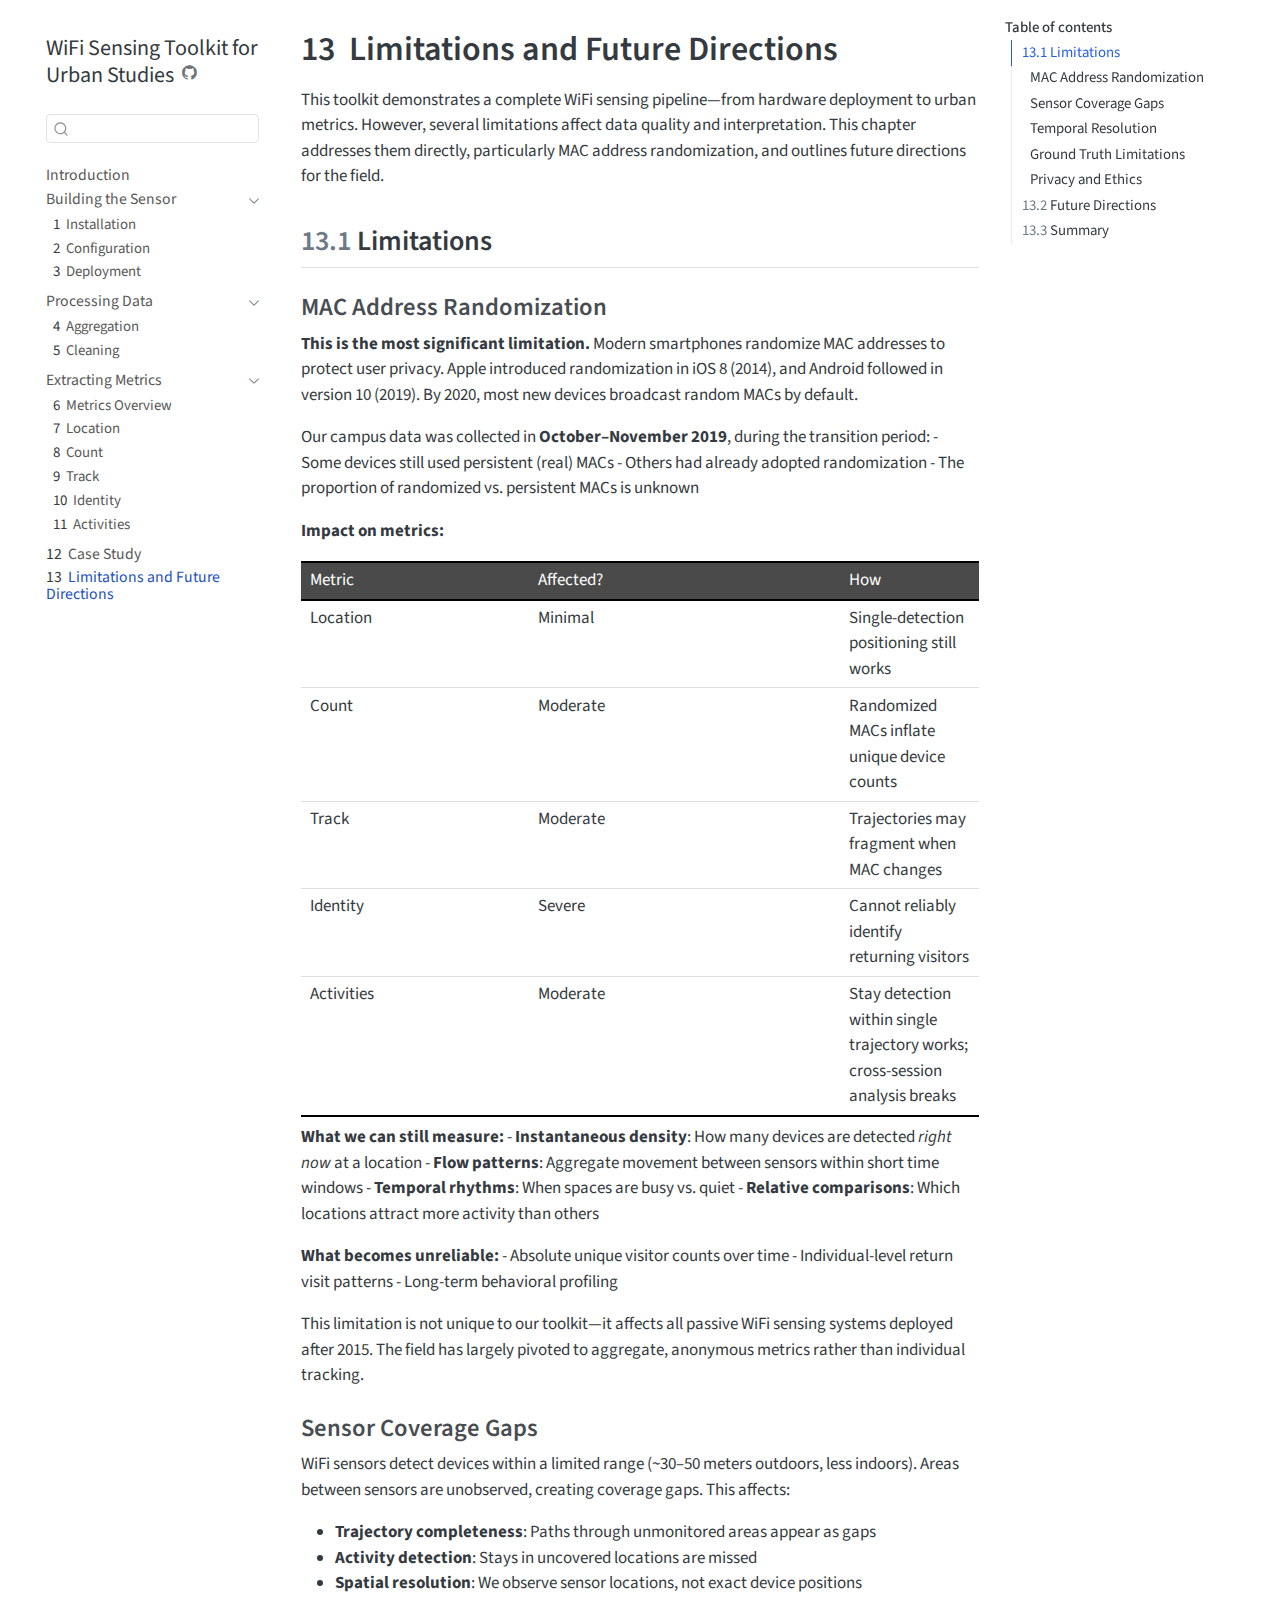
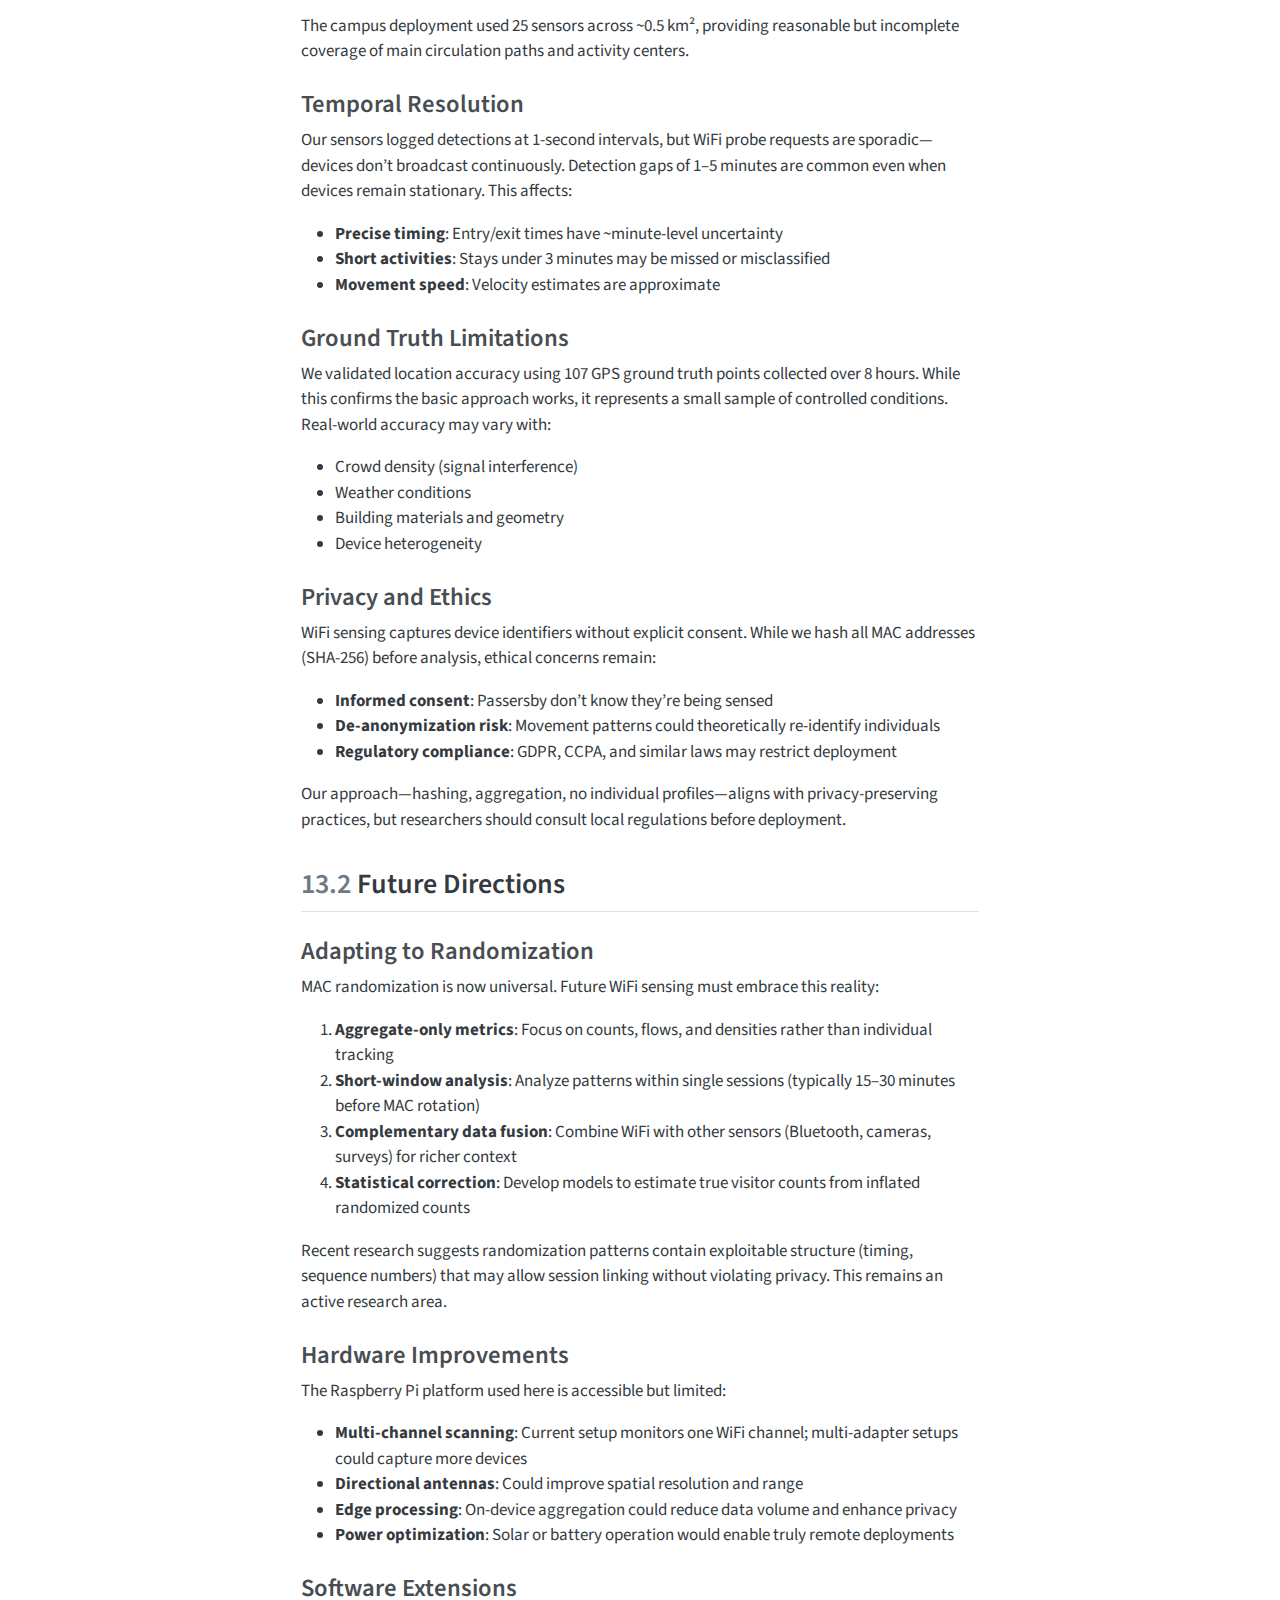
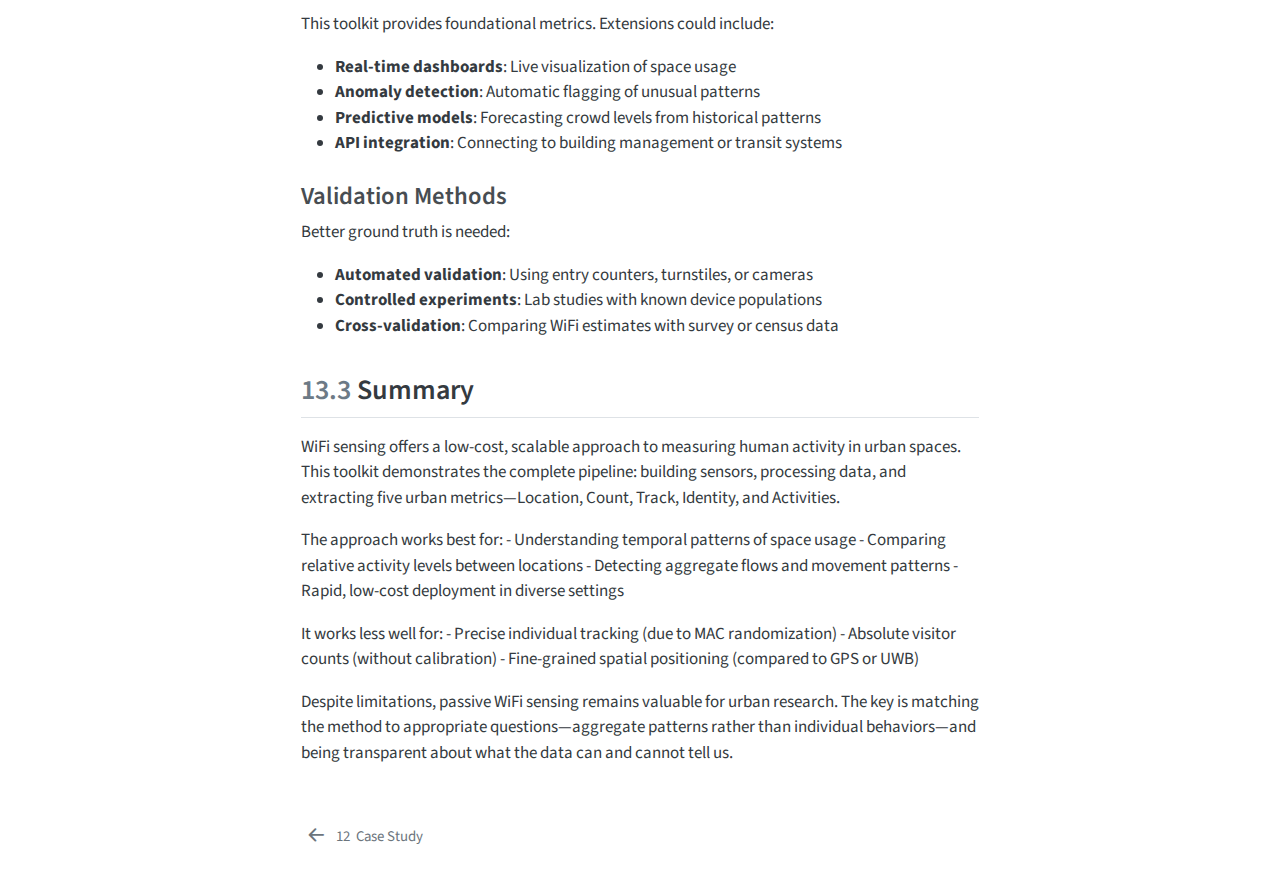
<file: docs/_book/6-conclusion.html>
<!DOCTYPE html>
<html xmlns="http://www.w3.org/1999/xhtml" lang="en" xml:lang="en"><head>

<meta charset="utf-8">
<meta name="generator" content="quarto-1.9.19">

<meta name="viewport" content="width=device-width, initial-scale=1.0, user-scalable=yes">


<title>13&nbsp; Limitations and Future Directions – WiFi Sensing Toolkit for Urban Studies</title>
<style>
/* Default styles provided by pandoc.
** See https://pandoc.org/MANUAL.html#variables-for-html for config info.
*/
code{white-space: pre-wrap;}
span.smallcaps{font-variant: small-caps;}
div.columns{display: flex; gap: min(4vw, 1.5em);}
div.column{flex: auto; overflow-x: auto;}
div.hanging-indent{margin-left: 1.5em; text-indent: -1.5em;}
ul.task-list{list-style: none;}
ul.task-list li input[type="checkbox"] {
  width: 0.8em;
  margin: 0 0.8em 0.2em -1em; /* quarto-specific, see https://github.com/quarto-dev/quarto-cli/issues/4556 */ 
  vertical-align: middle;
}
</style>


<script src="site_libs/quarto-nav/quarto-nav.js"></script>
<script src="site_libs/clipboard/clipboard.min.js"></script>
<script src="site_libs/quarto-search/autocomplete.umd.js"></script>
<script src="site_libs/quarto-search/fuse.min.js"></script>
<script src="site_libs/quarto-search/quarto-search.js"></script>
<meta name="quarto:offset" content="./">
<link href="./5-casestudy.html" rel="prev">
<script src="site_libs/quarto-html/quarto.js" type="module"></script>
<script src="site_libs/quarto-html/tabsets/tabsets.js" type="module"></script>
<script src="site_libs/quarto-html/axe/axe-check.js" type="module"></script>
<script src="site_libs/quarto-html/popper.min.js"></script>
<script src="site_libs/quarto-html/tippy.umd.min.js"></script>
<script src="site_libs/quarto-html/anchor.min.js"></script>
<link href="site_libs/quarto-html/tippy.css" rel="stylesheet">
<link href="site_libs/quarto-html/quarto-syntax-highlighting-3f61aac59b63c3a2d0e87c59ee7d0662.css" rel="stylesheet" id="quarto-text-highlighting-styles">
<script src="site_libs/bootstrap/bootstrap.min.js"></script>
<link href="site_libs/bootstrap/bootstrap-icons.css" rel="stylesheet">
<link href="site_libs/bootstrap/bootstrap-512f9892508816207213b4ac38e77790.min.css" rel="stylesheet" append-hash="true" id="quarto-bootstrap" data-mode="light">
<script id="quarto-search-options" type="application/json">{
  "location": "sidebar",
  "copy-button": false,
  "collapse-after": 3,
  "panel-placement": "start",
  "type": "textbox",
  "limit": 50,
  "keyboard-shortcut": [
    "f",
    "/",
    "s"
  ],
  "show-item-context": false,
  "language": {
    "search-no-results-text": "No results",
    "search-matching-documents-text": "matching documents",
    "search-copy-link-title": "Copy link to search",
    "search-hide-matches-text": "Hide additional matches",
    "search-more-match-text": "more match in this document",
    "search-more-matches-text": "more matches in this document",
    "search-clear-button-title": "Clear",
    "search-text-placeholder": "",
    "search-detached-cancel-button-title": "Cancel",
    "search-submit-button-title": "Submit",
    "search-label": "Search"
  }
}</script>


<link rel="stylesheet" href="custom.css">
</head>

<body class="nav-sidebar floating quarto-light">

<div id="quarto-search-results"></div>
  <header id="quarto-header" class="headroom fixed-top">
  <nav class="quarto-secondary-nav">
    <div class="container-fluid d-flex">
      <button type="button" class="quarto-btn-toggle btn" data-bs-toggle="collapse" role="button" data-bs-target=".quarto-sidebar-collapse-item" aria-controls="quarto-sidebar" aria-expanded="false" aria-label="Toggle sidebar navigation" onclick="if (window.quartoToggleHeadroom) { window.quartoToggleHeadroom(); }">
        <i class="bi bi-layout-text-sidebar-reverse"></i>
      </button>
        <nav class="quarto-page-breadcrumbs" aria-label="breadcrumb"><ol class="breadcrumb"><li class="breadcrumb-item"><a href="./6-conclusion.html"><span class="chapter-number">13</span>&nbsp; <span class="chapter-title">Limitations and Future Directions</span></a></li></ol></nav>
        <a class="flex-grow-1" role="navigation" data-bs-toggle="collapse" data-bs-target=".quarto-sidebar-collapse-item" aria-controls="quarto-sidebar" aria-expanded="false" aria-label="Toggle sidebar navigation" onclick="if (window.quartoToggleHeadroom) { window.quartoToggleHeadroom(); }">      
        </a>
      <button type="button" class="btn quarto-search-button" aria-label="Search" onclick="window.quartoOpenSearch();">
        <i class="bi bi-search"></i>
      </button>
    </div>
  </nav>
</header>
<!-- content -->
<div id="quarto-content" class="quarto-container page-columns page-rows-contents page-layout-article">
<!-- sidebar -->
  <nav id="quarto-sidebar" class="sidebar collapse collapse-horizontal quarto-sidebar-collapse-item sidebar-navigation floating overflow-auto">
    <div class="pt-lg-2 mt-2 text-left sidebar-header">
    <div class="sidebar-title mb-0 py-0">
      <a href="./">WiFi Sensing Toolkit for Urban Studies</a> 
        <div class="sidebar-tools-main">
    <a href="https://github.com/urbanjuhyeon/wifi-sensing-for-urban-studies/" title="Source Code" class="quarto-navigation-tool px-1" aria-label="Source Code"><i class="bi bi-github"></i></a>
</div>
    </div>
      </div>
        <div class="mt-2 flex-shrink-0 align-items-center">
        <div class="sidebar-search">
        <div id="quarto-search" class="" title="Search"></div>
        </div>
        </div>
    <div class="sidebar-menu-container"> 
    <ul class="list-unstyled mt-1">
        <li class="sidebar-item">
  <div class="sidebar-item-container"> 
  <a href="./index.html" class="sidebar-item-text sidebar-link">
 <span class="menu-text">Introduction</span></a>
  </div>
</li>
        <li class="sidebar-item sidebar-item-section">
      <div class="sidebar-item-container"> 
            <a class="sidebar-item-text sidebar-link text-start" data-bs-toggle="collapse" data-bs-target="#quarto-sidebar-section-1" role="navigation" aria-expanded="true">
 <span class="menu-text">Building the Sensor</span></a>
          <a class="sidebar-item-toggle text-start" data-bs-toggle="collapse" data-bs-target="#quarto-sidebar-section-1" role="navigation" aria-expanded="true" aria-label="Toggle section">
            <i class="bi bi-chevron-right ms-2"></i>
          </a> 
      </div>
      <ul id="quarto-sidebar-section-1" class="collapse list-unstyled sidebar-section depth1 show">  
          <li class="sidebar-item">
  <div class="sidebar-item-container"> 
  <a href="./2-1-installation.html" class="sidebar-item-text sidebar-link">
 <span class="menu-text"><span class="chapter-number">1</span>&nbsp; <span class="chapter-title">Installation</span></span></a>
  </div>
</li>
          <li class="sidebar-item">
  <div class="sidebar-item-container"> 
  <a href="./2-2-configuration.html" class="sidebar-item-text sidebar-link">
 <span class="menu-text"><span class="chapter-number">2</span>&nbsp; <span class="chapter-title">Configuration</span></span></a>
  </div>
</li>
          <li class="sidebar-item">
  <div class="sidebar-item-container"> 
  <a href="./2-3-deployment.html" class="sidebar-item-text sidebar-link">
 <span class="menu-text"><span class="chapter-number">3</span>&nbsp; <span class="chapter-title">Deployment</span></span></a>
  </div>
</li>
      </ul>
  </li>
        <li class="sidebar-item sidebar-item-section">
      <div class="sidebar-item-container"> 
            <a class="sidebar-item-text sidebar-link text-start" data-bs-toggle="collapse" data-bs-target="#quarto-sidebar-section-2" role="navigation" aria-expanded="true">
 <span class="menu-text">Processing Data</span></a>
          <a class="sidebar-item-toggle text-start" data-bs-toggle="collapse" data-bs-target="#quarto-sidebar-section-2" role="navigation" aria-expanded="true" aria-label="Toggle section">
            <i class="bi bi-chevron-right ms-2"></i>
          </a> 
      </div>
      <ul id="quarto-sidebar-section-2" class="collapse list-unstyled sidebar-section depth1 show">  
          <li class="sidebar-item">
  <div class="sidebar-item-container"> 
  <a href="./3-1-aggregation.html" class="sidebar-item-text sidebar-link">
 <span class="menu-text"><span class="chapter-number">4</span>&nbsp; <span class="chapter-title">Aggregation</span></span></a>
  </div>
</li>
          <li class="sidebar-item">
  <div class="sidebar-item-container"> 
  <a href="./3-2-cleaning.html" class="sidebar-item-text sidebar-link">
 <span class="menu-text"><span class="chapter-number">5</span>&nbsp; <span class="chapter-title">Cleaning</span></span></a>
  </div>
</li>
      </ul>
  </li>
        <li class="sidebar-item sidebar-item-section">
      <div class="sidebar-item-container"> 
            <a class="sidebar-item-text sidebar-link text-start" data-bs-toggle="collapse" data-bs-target="#quarto-sidebar-section-3" role="navigation" aria-expanded="true">
 <span class="menu-text">Extracting Metrics</span></a>
          <a class="sidebar-item-toggle text-start" data-bs-toggle="collapse" data-bs-target="#quarto-sidebar-section-3" role="navigation" aria-expanded="true" aria-label="Toggle section">
            <i class="bi bi-chevron-right ms-2"></i>
          </a> 
      </div>
      <ul id="quarto-sidebar-section-3" class="collapse list-unstyled sidebar-section depth1 show">  
          <li class="sidebar-item">
  <div class="sidebar-item-container"> 
  <a href="./4-1-overview.html" class="sidebar-item-text sidebar-link">
 <span class="menu-text"><span class="chapter-number">6</span>&nbsp; <span class="chapter-title">Metrics Overview</span></span></a>
  </div>
</li>
          <li class="sidebar-item">
  <div class="sidebar-item-container"> 
  <a href="./4-2-location.html" class="sidebar-item-text sidebar-link">
 <span class="menu-text"><span class="chapter-number">7</span>&nbsp; <span class="chapter-title">Location</span></span></a>
  </div>
</li>
          <li class="sidebar-item">
  <div class="sidebar-item-container"> 
  <a href="./4-3-count.html" class="sidebar-item-text sidebar-link">
 <span class="menu-text"><span class="chapter-number">8</span>&nbsp; <span class="chapter-title">Count</span></span></a>
  </div>
</li>
          <li class="sidebar-item">
  <div class="sidebar-item-container"> 
  <a href="./4-4-track.html" class="sidebar-item-text sidebar-link">
 <span class="menu-text"><span class="chapter-number">9</span>&nbsp; <span class="chapter-title">Track</span></span></a>
  </div>
</li>
          <li class="sidebar-item">
  <div class="sidebar-item-container"> 
  <a href="./4-5-identity.html" class="sidebar-item-text sidebar-link">
 <span class="menu-text"><span class="chapter-number">10</span>&nbsp; <span class="chapter-title">Identity</span></span></a>
  </div>
</li>
          <li class="sidebar-item">
  <div class="sidebar-item-container"> 
  <a href="./4-6-activities.html" class="sidebar-item-text sidebar-link">
 <span class="menu-text"><span class="chapter-number">11</span>&nbsp; <span class="chapter-title">Activities</span></span></a>
  </div>
</li>
      </ul>
  </li>
        <li class="sidebar-item">
  <div class="sidebar-item-container"> 
  <a href="./5-casestudy.html" class="sidebar-item-text sidebar-link">
 <span class="menu-text"><span class="chapter-number">12</span>&nbsp; <span class="chapter-title">Case Study</span></span></a>
  </div>
</li>
        <li class="sidebar-item">
  <div class="sidebar-item-container"> 
  <a href="./6-conclusion.html" class="sidebar-item-text sidebar-link active">
 <span class="menu-text"><span class="chapter-number">13</span>&nbsp; <span class="chapter-title">Limitations and Future Directions</span></span></a>
  </div>
</li>
    </ul>
    </div>
</nav>
<div id="quarto-sidebar-glass" class="quarto-sidebar-collapse-item" data-bs-toggle="collapse" data-bs-target=".quarto-sidebar-collapse-item"></div>
<!-- margin-sidebar -->
    <div id="quarto-margin-sidebar" class="sidebar margin-sidebar">
        <nav id="TOC" role="doc-toc" class="toc-active">
    <h2 id="toc-title">Table of contents</h2>
   
  <ul>
  <li><a href="#limitations" id="toc-limitations" class="nav-link active" data-scroll-target="#limitations"><span class="header-section-number">13.1</span> Limitations</a>
  <ul class="collapse">
  <li><a href="#mac-address-randomization" id="toc-mac-address-randomization" class="nav-link" data-scroll-target="#mac-address-randomization">MAC Address Randomization</a></li>
  <li><a href="#sensor-coverage-gaps" id="toc-sensor-coverage-gaps" class="nav-link" data-scroll-target="#sensor-coverage-gaps">Sensor Coverage Gaps</a></li>
  <li><a href="#temporal-resolution" id="toc-temporal-resolution" class="nav-link" data-scroll-target="#temporal-resolution">Temporal Resolution</a></li>
  <li><a href="#ground-truth-limitations" id="toc-ground-truth-limitations" class="nav-link" data-scroll-target="#ground-truth-limitations">Ground Truth Limitations</a></li>
  <li><a href="#privacy-and-ethics" id="toc-privacy-and-ethics" class="nav-link" data-scroll-target="#privacy-and-ethics">Privacy and Ethics</a></li>
  </ul></li>
  <li><a href="#future-directions" id="toc-future-directions" class="nav-link" data-scroll-target="#future-directions"><span class="header-section-number">13.2</span> Future Directions</a>
  <ul class="collapse">
  <li><a href="#adapting-to-randomization" id="toc-adapting-to-randomization" class="nav-link" data-scroll-target="#adapting-to-randomization">Adapting to Randomization</a></li>
  <li><a href="#hardware-improvements" id="toc-hardware-improvements" class="nav-link" data-scroll-target="#hardware-improvements">Hardware Improvements</a></li>
  <li><a href="#software-extensions" id="toc-software-extensions" class="nav-link" data-scroll-target="#software-extensions">Software Extensions</a></li>
  <li><a href="#validation-methods" id="toc-validation-methods" class="nav-link" data-scroll-target="#validation-methods">Validation Methods</a></li>
  </ul></li>
  <li><a href="#summary" id="toc-summary" class="nav-link" data-scroll-target="#summary"><span class="header-section-number">13.3</span> Summary</a></li>
  </ul>
</nav>
    </div>
<!-- main -->
<main class="content" id="quarto-document-content">

<header id="title-block-header" class="quarto-title-block default">
<div class="quarto-title">
<h1 class="title"><span id="sec-conclusion" class="quarto-section-identifier"><span class="chapter-number">13</span>&nbsp; <span class="chapter-title">Limitations and Future Directions</span></span></h1>
</div>



<div class="quarto-title-meta">

    
  
    
  </div>
  


</header>


<p>This toolkit demonstrates a complete WiFi sensing pipeline—from hardware deployment to urban metrics. However, several limitations affect data quality and interpretation. This chapter addresses them directly, particularly MAC address randomization, and outlines future directions for the field.</p>
<section id="limitations" class="level2" data-number="13.1">
<h2 data-number="13.1" class="anchored" data-anchor-id="limitations"><span class="header-section-number">13.1</span> Limitations</h2>
<section id="mac-address-randomization" class="level3">
<h3 class="anchored" data-anchor-id="mac-address-randomization">MAC Address Randomization</h3>
<p><strong>This is the most significant limitation.</strong> Modern smartphones randomize MAC addresses to protect user privacy. Apple introduced randomization in iOS 8 (2014), and Android followed in version 10 (2019). By 2020, most new devices broadcast random MACs by default.</p>
<p>Our campus data was collected in <strong>October–November 2019</strong>, during the transition period: - Some devices still used persistent (real) MACs - Others had already adopted randomization - The proportion of randomized vs.&nbsp;persistent MACs is unknown</p>
<p><strong>Impact on metrics:</strong></p>
<table class="caption-top table">
<colgroup>
<col style="width: 33%">
<col style="width: 45%">
<col style="width: 20%">
</colgroup>
<thead>
<tr class="header">
<th>Metric</th>
<th>Affected?</th>
<th>How</th>
</tr>
</thead>
<tbody>
<tr class="odd">
<td>Location</td>
<td>Minimal</td>
<td>Single-detection positioning still works</td>
</tr>
<tr class="even">
<td>Count</td>
<td>Moderate</td>
<td>Randomized MACs inflate unique device counts</td>
</tr>
<tr class="odd">
<td>Track</td>
<td>Moderate</td>
<td>Trajectories may fragment when MAC changes</td>
</tr>
<tr class="even">
<td>Identity</td>
<td>Severe</td>
<td>Cannot reliably identify returning visitors</td>
</tr>
<tr class="odd">
<td>Activities</td>
<td>Moderate</td>
<td>Stay detection within single trajectory works; cross-session analysis breaks</td>
</tr>
</tbody>
</table>
<p><strong>What we can still measure:</strong> - <strong>Instantaneous density</strong>: How many devices are detected <em>right now</em> at a location - <strong>Flow patterns</strong>: Aggregate movement between sensors within short time windows - <strong>Temporal rhythms</strong>: When spaces are busy vs.&nbsp;quiet - <strong>Relative comparisons</strong>: Which locations attract more activity than others</p>
<p><strong>What becomes unreliable:</strong> - Absolute unique visitor counts over time - Individual-level return visit patterns - Long-term behavioral profiling</p>
<p>This limitation is not unique to our toolkit—it affects all passive WiFi sensing systems deployed after 2015. The field has largely pivoted to aggregate, anonymous metrics rather than individual tracking.</p>
</section>
<section id="sensor-coverage-gaps" class="level3">
<h3 class="anchored" data-anchor-id="sensor-coverage-gaps">Sensor Coverage Gaps</h3>
<p>WiFi sensors detect devices within a limited range (~30–50 meters outdoors, less indoors). Areas between sensors are unobserved, creating coverage gaps. This affects:</p>
<ul>
<li><strong>Trajectory completeness</strong>: Paths through unmonitored areas appear as gaps</li>
<li><strong>Activity detection</strong>: Stays in uncovered locations are missed</li>
<li><strong>Spatial resolution</strong>: We observe sensor locations, not exact device positions</li>
</ul>
<p>The campus deployment used 25 sensors across ~0.5 km², providing reasonable but incomplete coverage of main circulation paths and activity centers.</p>
</section>
<section id="temporal-resolution" class="level3">
<h3 class="anchored" data-anchor-id="temporal-resolution">Temporal Resolution</h3>
<p>Our sensors logged detections at 1-second intervals, but WiFi probe requests are sporadic—devices don’t broadcast continuously. Detection gaps of 1–5 minutes are common even when devices remain stationary. This affects:</p>
<ul>
<li><strong>Precise timing</strong>: Entry/exit times have ~minute-level uncertainty</li>
<li><strong>Short activities</strong>: Stays under 3 minutes may be missed or misclassified</li>
<li><strong>Movement speed</strong>: Velocity estimates are approximate</li>
</ul>
</section>
<section id="ground-truth-limitations" class="level3">
<h3 class="anchored" data-anchor-id="ground-truth-limitations">Ground Truth Limitations</h3>
<p>We validated location accuracy using 107 GPS ground truth points collected over 8 hours. While this confirms the basic approach works, it represents a small sample of controlled conditions. Real-world accuracy may vary with:</p>
<ul>
<li>Crowd density (signal interference)</li>
<li>Weather conditions</li>
<li>Building materials and geometry</li>
<li>Device heterogeneity</li>
</ul>
</section>
<section id="privacy-and-ethics" class="level3">
<h3 class="anchored" data-anchor-id="privacy-and-ethics">Privacy and Ethics</h3>
<p>WiFi sensing captures device identifiers without explicit consent. While we hash all MAC addresses (SHA-256) before analysis, ethical concerns remain:</p>
<ul>
<li><strong>Informed consent</strong>: Passersby don’t know they’re being sensed</li>
<li><strong>De-anonymization risk</strong>: Movement patterns could theoretically re-identify individuals</li>
<li><strong>Regulatory compliance</strong>: GDPR, CCPA, and similar laws may restrict deployment</li>
</ul>
<p>Our approach—hashing, aggregation, no individual profiles—aligns with privacy-preserving practices, but researchers should consult local regulations before deployment.</p>
</section>
</section>
<section id="future-directions" class="level2" data-number="13.2">
<h2 data-number="13.2" class="anchored" data-anchor-id="future-directions"><span class="header-section-number">13.2</span> Future Directions</h2>
<section id="adapting-to-randomization" class="level3">
<h3 class="anchored" data-anchor-id="adapting-to-randomization">Adapting to Randomization</h3>
<p>MAC randomization is now universal. Future WiFi sensing must embrace this reality:</p>
<ol type="1">
<li><strong>Aggregate-only metrics</strong>: Focus on counts, flows, and densities rather than individual tracking</li>
<li><strong>Short-window analysis</strong>: Analyze patterns within single sessions (typically 15–30 minutes before MAC rotation)</li>
<li><strong>Complementary data fusion</strong>: Combine WiFi with other sensors (Bluetooth, cameras, surveys) for richer context</li>
<li><strong>Statistical correction</strong>: Develop models to estimate true visitor counts from inflated randomized counts</li>
</ol>
<p>Recent research suggests randomization patterns contain exploitable structure (timing, sequence numbers) that may allow session linking without violating privacy. This remains an active research area.</p>
</section>
<section id="hardware-improvements" class="level3">
<h3 class="anchored" data-anchor-id="hardware-improvements">Hardware Improvements</h3>
<p>The Raspberry Pi platform used here is accessible but limited:</p>
<ul>
<li><strong>Multi-channel scanning</strong>: Current setup monitors one WiFi channel; multi-adapter setups could capture more devices</li>
<li><strong>Directional antennas</strong>: Could improve spatial resolution and range</li>
<li><strong>Edge processing</strong>: On-device aggregation could reduce data volume and enhance privacy</li>
<li><strong>Power optimization</strong>: Solar or battery operation would enable truly remote deployments</li>
</ul>
</section>
<section id="software-extensions" class="level3">
<h3 class="anchored" data-anchor-id="software-extensions">Software Extensions</h3>
<p>This toolkit provides foundational metrics. Extensions could include:</p>
<ul>
<li><strong>Real-time dashboards</strong>: Live visualization of space usage</li>
<li><strong>Anomaly detection</strong>: Automatic flagging of unusual patterns</li>
<li><strong>Predictive models</strong>: Forecasting crowd levels from historical patterns</li>
<li><strong>API integration</strong>: Connecting to building management or transit systems</li>
</ul>
</section>
<section id="validation-methods" class="level3">
<h3 class="anchored" data-anchor-id="validation-methods">Validation Methods</h3>
<p>Better ground truth is needed:</p>
<ul>
<li><strong>Automated validation</strong>: Using entry counters, turnstiles, or cameras</li>
<li><strong>Controlled experiments</strong>: Lab studies with known device populations</li>
<li><strong>Cross-validation</strong>: Comparing WiFi estimates with survey or census data</li>
</ul>
</section>
</section>
<section id="summary" class="level2" data-number="13.3">
<h2 data-number="13.3" class="anchored" data-anchor-id="summary"><span class="header-section-number">13.3</span> Summary</h2>
<p>WiFi sensing offers a low-cost, scalable approach to measuring human activity in urban spaces. This toolkit demonstrates the complete pipeline: building sensors, processing data, and extracting five urban metrics—Location, Count, Track, Identity, and Activities.</p>
<p>The approach works best for: - Understanding temporal patterns of space usage - Comparing relative activity levels between locations - Detecting aggregate flows and movement patterns - Rapid, low-cost deployment in diverse settings</p>
<p>It works less well for: - Precise individual tracking (due to MAC randomization) - Absolute visitor counts (without calibration) - Fine-grained spatial positioning (compared to GPS or UWB)</p>
<p>Despite limitations, passive WiFi sensing remains valuable for urban research. The key is matching the method to appropriate questions—aggregate patterns rather than individual behaviors—and being transparent about what the data can and cannot tell us.</p>


</section>

</main> <!-- /main -->
<script id="quarto-html-after-body" type="application/javascript">
  window.document.addEventListener("DOMContentLoaded", function (event) {
    const icon = "";
    const anchorJS = new window.AnchorJS();
    anchorJS.options = {
      placement: 'right',
      icon: icon
    };
    anchorJS.add('.anchored');
    const isCodeAnnotation = (el) => {
      for (const clz of el.classList) {
        if (clz.startsWith('code-annotation-')) {                     
          return true;
        }
      }
      return false;
    }
    const onCopySuccess = function(e) {
      // button target
      const button = e.trigger;
      // don't keep focus
      button.blur();
      // flash "checked"
      button.classList.add('code-copy-button-checked');
      var currentTitle = button.getAttribute("title");
      button.setAttribute("title", "Copied!");
      let tooltip;
      if (window.bootstrap) {
        button.setAttribute("data-bs-toggle", "tooltip");
        button.setAttribute("data-bs-placement", "left");
        button.setAttribute("data-bs-title", "Copied!");
        tooltip = new bootstrap.Tooltip(button, 
          { trigger: "manual", 
            customClass: "code-copy-button-tooltip",
            offset: [0, -8]});
        tooltip.show();    
      }
      setTimeout(function() {
        if (tooltip) {
          tooltip.hide();
          button.removeAttribute("data-bs-title");
          button.removeAttribute("data-bs-toggle");
          button.removeAttribute("data-bs-placement");
        }
        button.setAttribute("title", currentTitle);
        button.classList.remove('code-copy-button-checked');
      }, 1000);
      // clear code selection
      e.clearSelection();
    }
    const getTextToCopy = function(trigger) {
      const outerScaffold = trigger.parentElement.cloneNode(true);
      const codeEl = outerScaffold.querySelector('code');
      for (const childEl of codeEl.children) {
        if (isCodeAnnotation(childEl)) {
          childEl.remove();
        }
      }
      return codeEl.innerText;
    }
    const clipboard = new window.ClipboardJS('.code-copy-button:not([data-in-quarto-modal])', {
      text: getTextToCopy
    });
    clipboard.on('success', onCopySuccess);
    if (window.document.getElementById('quarto-embedded-source-code-modal')) {
      const clipboardModal = new window.ClipboardJS('.code-copy-button[data-in-quarto-modal]', {
        text: getTextToCopy,
        container: window.document.getElementById('quarto-embedded-source-code-modal')
      });
      clipboardModal.on('success', onCopySuccess);
    }
      var localhostRegex = new RegExp(/^(?:http|https):\/\/localhost\:?[0-9]*\//);
      var mailtoRegex = new RegExp(/^mailto:/);
        var filterRegex = new RegExp("https:\/\/juhyeonpark\.com\/wifi-sensing-for-urban-studies\/");
      var isInternal = (href) => {
          return filterRegex.test(href) || localhostRegex.test(href) || mailtoRegex.test(href);
      }
      // Inspect non-navigation links and adorn them if external
     var links = window.document.querySelectorAll('a[href]:not(.nav-link):not(.navbar-brand):not(.toc-action):not(.sidebar-link):not(.sidebar-item-toggle):not(.pagination-link):not(.no-external):not([aria-hidden]):not(.dropdown-item):not(.quarto-navigation-tool):not(.about-link)');
      for (var i=0; i<links.length; i++) {
        const link = links[i];
        if (!isInternal(link.href)) {
          // undo the damage that might have been done by quarto-nav.js in the case of
          // links that we want to consider external
          if (link.dataset.originalHref !== undefined) {
            link.href = link.dataset.originalHref;
          }
        }
      }
    function tippyHover(el, contentFn, onTriggerFn, onUntriggerFn) {
      const config = {
        allowHTML: true,
        maxWidth: 500,
        delay: 100,
        arrow: false,
        appendTo: function(el) {
            return el.parentElement;
        },
        interactive: true,
        interactiveBorder: 10,
        theme: 'quarto',
        placement: 'bottom-start',
      };
      if (contentFn) {
        config.content = contentFn;
      }
      if (onTriggerFn) {
        config.onTrigger = onTriggerFn;
      }
      if (onUntriggerFn) {
        config.onUntrigger = onUntriggerFn;
      }
      window.tippy(el, config); 
    }
    const noterefs = window.document.querySelectorAll('a[role="doc-noteref"]');
    for (var i=0; i<noterefs.length; i++) {
      const ref = noterefs[i];
      tippyHover(ref, function() {
        // use id or data attribute instead here
        let href = ref.getAttribute('data-footnote-href') || ref.getAttribute('href');
        try { href = new URL(href).hash; } catch {}
        const id = href.replace(/^#\/?/, "");
        const note = window.document.getElementById(id);
        if (note) {
          return note.innerHTML;
        } else {
          return "";
        }
      });
    }
    const xrefs = window.document.querySelectorAll('a.quarto-xref');
    const processXRef = (id, note) => {
      // Strip column container classes
      const stripColumnClz = (el) => {
        el.classList.remove("page-full", "page-columns");
        if (el.children) {
          for (const child of el.children) {
            stripColumnClz(child);
          }
        }
      }
      stripColumnClz(note)
      if (id === null || id.startsWith('sec-')) {
        // Special case sections, only their first couple elements
        const container = document.createElement("div");
        if (note.children && note.children.length > 2) {
          container.appendChild(note.children[0].cloneNode(true));
          for (let i = 1; i < note.children.length; i++) {
            const child = note.children[i];
            if (child.tagName === "P" && child.innerText === "") {
              continue;
            } else {
              container.appendChild(child.cloneNode(true));
              break;
            }
          }
          if (window.Quarto?.typesetMath) {
            window.Quarto.typesetMath(container);
          }
          return container.innerHTML
        } else {
          if (window.Quarto?.typesetMath) {
            window.Quarto.typesetMath(note);
          }
          return note.innerHTML;
        }
      } else {
        // Remove any anchor links if they are present
        const anchorLink = note.querySelector('a.anchorjs-link');
        if (anchorLink) {
          anchorLink.remove();
        }
        if (window.Quarto?.typesetMath) {
          window.Quarto.typesetMath(note);
        }
        if (note.classList.contains("callout")) {
          return note.outerHTML;
        } else {
          return note.innerHTML;
        }
      }
    }
    for (var i=0; i<xrefs.length; i++) {
      const xref = xrefs[i];
      tippyHover(xref, undefined, function(instance) {
        instance.disable();
        let url = xref.getAttribute('href');
        let hash = undefined; 
        if (url.startsWith('#')) {
          hash = url;
        } else {
          try { hash = new URL(url).hash; } catch {}
        }
        if (hash) {
          const id = hash.replace(/^#\/?/, "");
          const note = window.document.getElementById(id);
          if (note !== null) {
            try {
              const html = processXRef(id, note.cloneNode(true));
              instance.setContent(html);
            } finally {
              instance.enable();
              instance.show();
            }
          } else {
            // See if we can fetch this
            fetch(url.split('#')[0])
            .then(res => res.text())
            .then(html => {
              const parser = new DOMParser();
              const htmlDoc = parser.parseFromString(html, "text/html");
              const note = htmlDoc.getElementById(id);
              if (note !== null) {
                const html = processXRef(id, note);
                instance.setContent(html);
              } 
            }).finally(() => {
              instance.enable();
              instance.show();
            });
          }
        } else {
          // See if we can fetch a full url (with no hash to target)
          // This is a special case and we should probably do some content thinning / targeting
          fetch(url)
          .then(res => res.text())
          .then(html => {
            const parser = new DOMParser();
            const htmlDoc = parser.parseFromString(html, "text/html");
            const note = htmlDoc.querySelector('main.content');
            if (note !== null) {
              // This should only happen for chapter cross references
              // (since there is no id in the URL)
              // remove the first header
              if (note.children.length > 0 && note.children[0].tagName === "HEADER") {
                note.children[0].remove();
              }
              const html = processXRef(null, note);
              instance.setContent(html);
            } 
          }).finally(() => {
            instance.enable();
            instance.show();
          });
        }
      }, function(instance) {
      });
    }
        let selectedAnnoteEl;
        const selectorForAnnotation = ( cell, annotation) => {
          let cellAttr = 'data-code-cell="' + cell + '"';
          let lineAttr = 'data-code-annotation="' +  annotation + '"';
          const selector = 'span[' + cellAttr + '][' + lineAttr + ']';
          return selector;
        }
        const selectCodeLines = (annoteEl) => {
          const doc = window.document;
          const targetCell = annoteEl.getAttribute("data-target-cell");
          const targetAnnotation = annoteEl.getAttribute("data-target-annotation");
          const annoteSpan = window.document.querySelector(selectorForAnnotation(targetCell, targetAnnotation));
          const lines = annoteSpan.getAttribute("data-code-lines").split(",");
          const lineIds = lines.map((line) => {
            return targetCell + "-" + line;
          })
          let top = null;
          let height = null;
          let parent = null;
          if (lineIds.length > 0) {
              //compute the position of the single el (top and bottom and make a div)
              const el = window.document.getElementById(lineIds[0]);
              top = el.offsetTop;
              height = el.offsetHeight;
              parent = el.parentElement.parentElement;
            if (lineIds.length > 1) {
              const lastEl = window.document.getElementById(lineIds[lineIds.length - 1]);
              const bottom = lastEl.offsetTop + lastEl.offsetHeight;
              height = bottom - top;
            }
            if (top !== null && height !== null && parent !== null) {
              // cook up a div (if necessary) and position it 
              let div = window.document.getElementById("code-annotation-line-highlight");
              if (div === null) {
                div = window.document.createElement("div");
                div.setAttribute("id", "code-annotation-line-highlight");
                div.style.position = 'absolute';
                parent.appendChild(div);
              }
              div.style.top = top - 2 + "px";
              div.style.height = height + 4 + "px";
              div.style.left = 0;
              let gutterDiv = window.document.getElementById("code-annotation-line-highlight-gutter");
              if (gutterDiv === null) {
                gutterDiv = window.document.createElement("div");
                gutterDiv.setAttribute("id", "code-annotation-line-highlight-gutter");
                gutterDiv.style.position = 'absolute';
                const codeCell = window.document.getElementById(targetCell);
                const gutter = codeCell.querySelector('.code-annotation-gutter');
                gutter.appendChild(gutterDiv);
              }
              gutterDiv.style.top = top - 2 + "px";
              gutterDiv.style.height = height + 4 + "px";
            }
            selectedAnnoteEl = annoteEl;
          }
        };
        const unselectCodeLines = () => {
          const elementsIds = ["code-annotation-line-highlight", "code-annotation-line-highlight-gutter"];
          elementsIds.forEach((elId) => {
            const div = window.document.getElementById(elId);
            if (div) {
              div.remove();
            }
          });
          selectedAnnoteEl = undefined;
        };
          // Handle positioning of the toggle
      window.addEventListener(
        "resize",
        throttle(() => {
          elRect = undefined;
          if (selectedAnnoteEl) {
            selectCodeLines(selectedAnnoteEl);
          }
        }, 10)
      );
      function throttle(fn, ms) {
      let throttle = false;
      let timer;
        return (...args) => {
          if(!throttle) { // first call gets through
              fn.apply(this, args);
              throttle = true;
          } else { // all the others get throttled
              if(timer) clearTimeout(timer); // cancel #2
              timer = setTimeout(() => {
                fn.apply(this, args);
                timer = throttle = false;
              }, ms);
          }
        };
      }
        // Attach click handler to the DT
        const annoteDls = window.document.querySelectorAll('dt[data-target-cell]');
        for (const annoteDlNode of annoteDls) {
          annoteDlNode.addEventListener('click', (event) => {
            const clickedEl = event.target;
            if (clickedEl !== selectedAnnoteEl) {
              unselectCodeLines();
              const activeEl = window.document.querySelector('dt[data-target-cell].code-annotation-active');
              if (activeEl) {
                activeEl.classList.remove('code-annotation-active');
              }
              selectCodeLines(clickedEl);
              clickedEl.classList.add('code-annotation-active');
            } else {
              // Unselect the line
              unselectCodeLines();
              clickedEl.classList.remove('code-annotation-active');
            }
          });
        }
    const findCites = (el) => {
      const parentEl = el.parentElement;
      if (parentEl) {
        const cites = parentEl.dataset.cites;
        if (cites) {
          return {
            el,
            cites: cites.split(' ')
          };
        } else {
          return findCites(el.parentElement)
        }
      } else {
        return undefined;
      }
    };
    var bibliorefs = window.document.querySelectorAll('a[role="doc-biblioref"]');
    for (var i=0; i<bibliorefs.length; i++) {
      const ref = bibliorefs[i];
      const citeInfo = findCites(ref);
      if (citeInfo) {
        tippyHover(citeInfo.el, function() {
          var popup = window.document.createElement('div');
          citeInfo.cites.forEach(function(cite) {
            var citeDiv = window.document.createElement('div');
            citeDiv.classList.add('hanging-indent');
            citeDiv.classList.add('csl-entry');
            var biblioDiv = window.document.getElementById('ref-' + cite);
            if (biblioDiv) {
              citeDiv.innerHTML = biblioDiv.innerHTML;
            }
            popup.appendChild(citeDiv);
          });
          return popup.innerHTML;
        });
      }
    }
  });
  </script>
<nav class="page-navigation">
  <div class="nav-page nav-page-previous">
      <a href="./5-casestudy.html" class="pagination-link" aria-label="Case Study">
        <i class="bi bi-arrow-left-short"></i> <span class="nav-page-text"><span class="chapter-number">12</span>&nbsp; <span class="chapter-title">Case Study</span></span>
      </a>          
  </div>
  <div class="nav-page nav-page-next">
  </div>
</nav>
</div> <!-- /content -->




</body></html>
</file>
<file: docs/_book/site_libs/quarto-html/tippy.css>
.tippy-box[data-animation=fade][data-state=hidden]{opacity:0}[data-tippy-root]{max-width:calc(100vw - 10px)}.tippy-box{position:relative;background-color:#333;color:#fff;border-radius:4px;font-size:14px;line-height:1.4;white-space:normal;outline:0;transition-property:transform,visibility,opacity}.tippy-box[data-placement^=top]>.tippy-arrow{bottom:0}.tippy-box[data-placement^=top]>.tippy-arrow:before{bottom:-7px;left:0;border-width:8px 8px 0;border-top-color:initial;transform-origin:center top}.tippy-box[data-placement^=bottom]>.tippy-arrow{top:0}.tippy-box[data-placement^=bottom]>.tippy-arrow:before{top:-7px;left:0;border-width:0 8px 8px;border-bottom-color:initial;transform-origin:center bottom}.tippy-box[data-placement^=left]>.tippy-arrow{right:0}.tippy-box[data-placement^=left]>.tippy-arrow:before{border-width:8px 0 8px 8px;border-left-color:initial;right:-7px;transform-origin:center left}.tippy-box[data-placement^=right]>.tippy-arrow{left:0}.tippy-box[data-placement^=right]>.tippy-arrow:before{left:-7px;border-width:8px 8px 8px 0;border-right-color:initial;transform-origin:center right}.tippy-box[data-inertia][data-state=visible]{transition-timing-function:cubic-bezier(.54,1.5,.38,1.11)}.tippy-arrow{width:16px;height:16px;color:#333}.tippy-arrow:before{content:"";position:absolute;border-color:transparent;border-style:solid}.tippy-content{position:relative;padding:5px 9px;z-index:1}
</file>
<file: docs/_book/site_libs/quarto-html/quarto-syntax-highlighting-3f61aac59b63c3a2d0e87c59ee7d0662.css>
/* quarto syntax highlight colors */
:root {
  --quarto-hl-ot-color: #003B4F;
  --quarto-hl-at-color: #657422;
  --quarto-hl-ss-color: #20794D;
  --quarto-hl-an-color: #5E5E5E;
  --quarto-hl-fu-color: #4758AB;
  --quarto-hl-st-color: #20794D;
  --quarto-hl-cf-color: #003B4F;
  --quarto-hl-op-color: #5E5E5E;
  --quarto-hl-er-color: #AD0000;
  --quarto-hl-bn-color: #AD0000;
  --quarto-hl-al-color: #AD0000;
  --quarto-hl-va-color: #111111;
  --quarto-hl-bu-color: inherit;
  --quarto-hl-ex-color: inherit;
  --quarto-hl-pp-color: #AD0000;
  --quarto-hl-in-color: #5E5E5E;
  --quarto-hl-vs-color: #20794D;
  --quarto-hl-wa-color: #5E5E5E;
  --quarto-hl-do-color: #5E5E5E;
  --quarto-hl-im-color: #00769E;
  --quarto-hl-ch-color: #20794D;
  --quarto-hl-dt-color: #AD0000;
  --quarto-hl-fl-color: #AD0000;
  --quarto-hl-co-color: #5E5E5E;
  --quarto-hl-cv-color: #5E5E5E;
  --quarto-hl-cn-color: #8f5902;
  --quarto-hl-sc-color: #5E5E5E;
  --quarto-hl-dv-color: #AD0000;
  --quarto-hl-kw-color: #003B4F;
}

/* other quarto variables */
:root {
  --quarto-font-monospace: SFMono-Regular, Menlo, Monaco, Consolas, "Liberation Mono", "Courier New", monospace;
}

/* syntax highlight based on Pandoc's rules */
pre > code.sourceCode > span {
  color: #003B4F;
}

code.sourceCode > span {
  color: #003B4F;
}

div.sourceCode,
div.sourceCode pre.sourceCode {
  color: #003B4F;
}

/* Normal */
code span {
  color: #003B4F;
}

/* Alert */
code span.al {
  color: #AD0000;
  font-style: inherit;
}

/* Annotation */
code span.an {
  color: #5E5E5E;
  font-style: inherit;
}

/* Attribute */
code span.at {
  color: #657422;
  font-style: inherit;
}

/* BaseN */
code span.bn {
  color: #AD0000;
  font-style: inherit;
}

/* BuiltIn */
code span.bu {
  font-style: inherit;
}

/* ControlFlow */
code span.cf {
  color: #003B4F;
  font-weight: bold;
  font-style: inherit;
}

/* Char */
code span.ch {
  color: #20794D;
  font-style: inherit;
}

/* Constant */
code span.cn {
  color: #8f5902;
  font-style: inherit;
}

/* Comment */
code span.co {
  color: #5E5E5E;
  font-style: inherit;
}

/* CommentVar */
code span.cv {
  color: #5E5E5E;
  font-style: italic;
}

/* Documentation */
code span.do {
  color: #5E5E5E;
  font-style: italic;
}

/* DataType */
code span.dt {
  color: #AD0000;
  font-style: inherit;
}

/* DecVal */
code span.dv {
  color: #AD0000;
  font-style: inherit;
}

/* Error */
code span.er {
  color: #AD0000;
  font-style: inherit;
}

/* Extension */
code span.ex {
  font-style: inherit;
}

/* Float */
code span.fl {
  color: #AD0000;
  font-style: inherit;
}

/* Function */
code span.fu {
  color: #4758AB;
  font-style: inherit;
}

/* Import */
code span.im {
  color: #00769E;
  font-style: inherit;
}

/* Information */
code span.in {
  color: #5E5E5E;
  font-style: inherit;
}

/* Keyword */
code span.kw {
  color: #003B4F;
  font-weight: bold;
  font-style: inherit;
}

/* Operator */
code span.op {
  color: #5E5E5E;
  font-style: inherit;
}

/* Other */
code span.ot {
  color: #003B4F;
  font-style: inherit;
}

/* Preprocessor */
code span.pp {
  color: #AD0000;
  font-style: inherit;
}

/* SpecialChar */
code span.sc {
  color: #5E5E5E;
  font-style: inherit;
}

/* SpecialString */
code span.ss {
  color: #20794D;
  font-style: inherit;
}

/* String */
code span.st {
  color: #20794D;
  font-style: inherit;
}

/* Variable */
code span.va {
  color: #111111;
  font-style: inherit;
}

/* VerbatimString */
code span.vs {
  color: #20794D;
  font-style: inherit;
}

/* Warning */
code span.wa {
  color: #5E5E5E;
  font-style: italic;
}

.prevent-inlining {
  content: "</";
}

/*# sourceMappingURL=1f21f33008abba1f8a8f33ad5d17c9b7.css.map */
</file>
<file: docs/_book/custom.css>
/* Import JetBrains Mono font */
@import url('https://fonts.googleapis.com/css2?family=JetBrains+Mono:ital,wght@0,400;0,700;1,400;1,700&display=swap');

/* Apply JetBrains Mono for code, D2Coding for Korean fallback */
code, pre, .sourceCode {
  font-family: 'JetBrains Mono', 'D2Coding', 'D2CodingLigature', monospace !important;
  font-variant-ligatures: normal;
  font-feature-settings: "liga" 1, "calt" 1;
}

/* Ensure ligatures work in code cells */
div.sourceCode pre code {
  font-family: 'JetBrains Mono', 'D2Coding', 'D2CodingLigature', monospace !important;
  font-variant-ligatures: normal;
  font-feature-settings: "liga" 1, "calt" 1;
}

/* Table styling: dark header, horizontal lines between rows */
.table,
table {
  border-collapse: collapse !important;
  border-top: 2px solid #000 !important;
  border-bottom: 2px solid #000 !important;
}

.table thead th,
table thead th {
  background-color: #4a4a4a !important;
  color: #ffffff !important;
  font-weight: normal !important;
  border-bottom: 2px solid #000 !important;
  padding-top: 0.3rem !important;
  padding-bottom: 0.3rem !important;
}

.table tbody td,
table tbody td {
  padding-top: 0.3rem !important;
  padding-bottom: 0.3rem !important;
  border-bottom: 1px solid #ddd !important;
}

.table tbody tr:last-child td,
table tbody tr:last-child td {
  border-bottom: none !important;
}
</file>
<file: docs/_book/site_libs/quarto-diagram/mermaid.css>
.mermaidTooltip {
  position: absolute;
  text-align: center;
  max-width: 200px;
  padding: 2px;
  font-family: "trebuchet ms", verdana, arial;
  font-size: 12px;
  background: #ffffde;
  border: 1px solid #aaaa33;
  border-radius: 2px;
  pointer-events: none;
  z-index: 1000;
}
</file>
